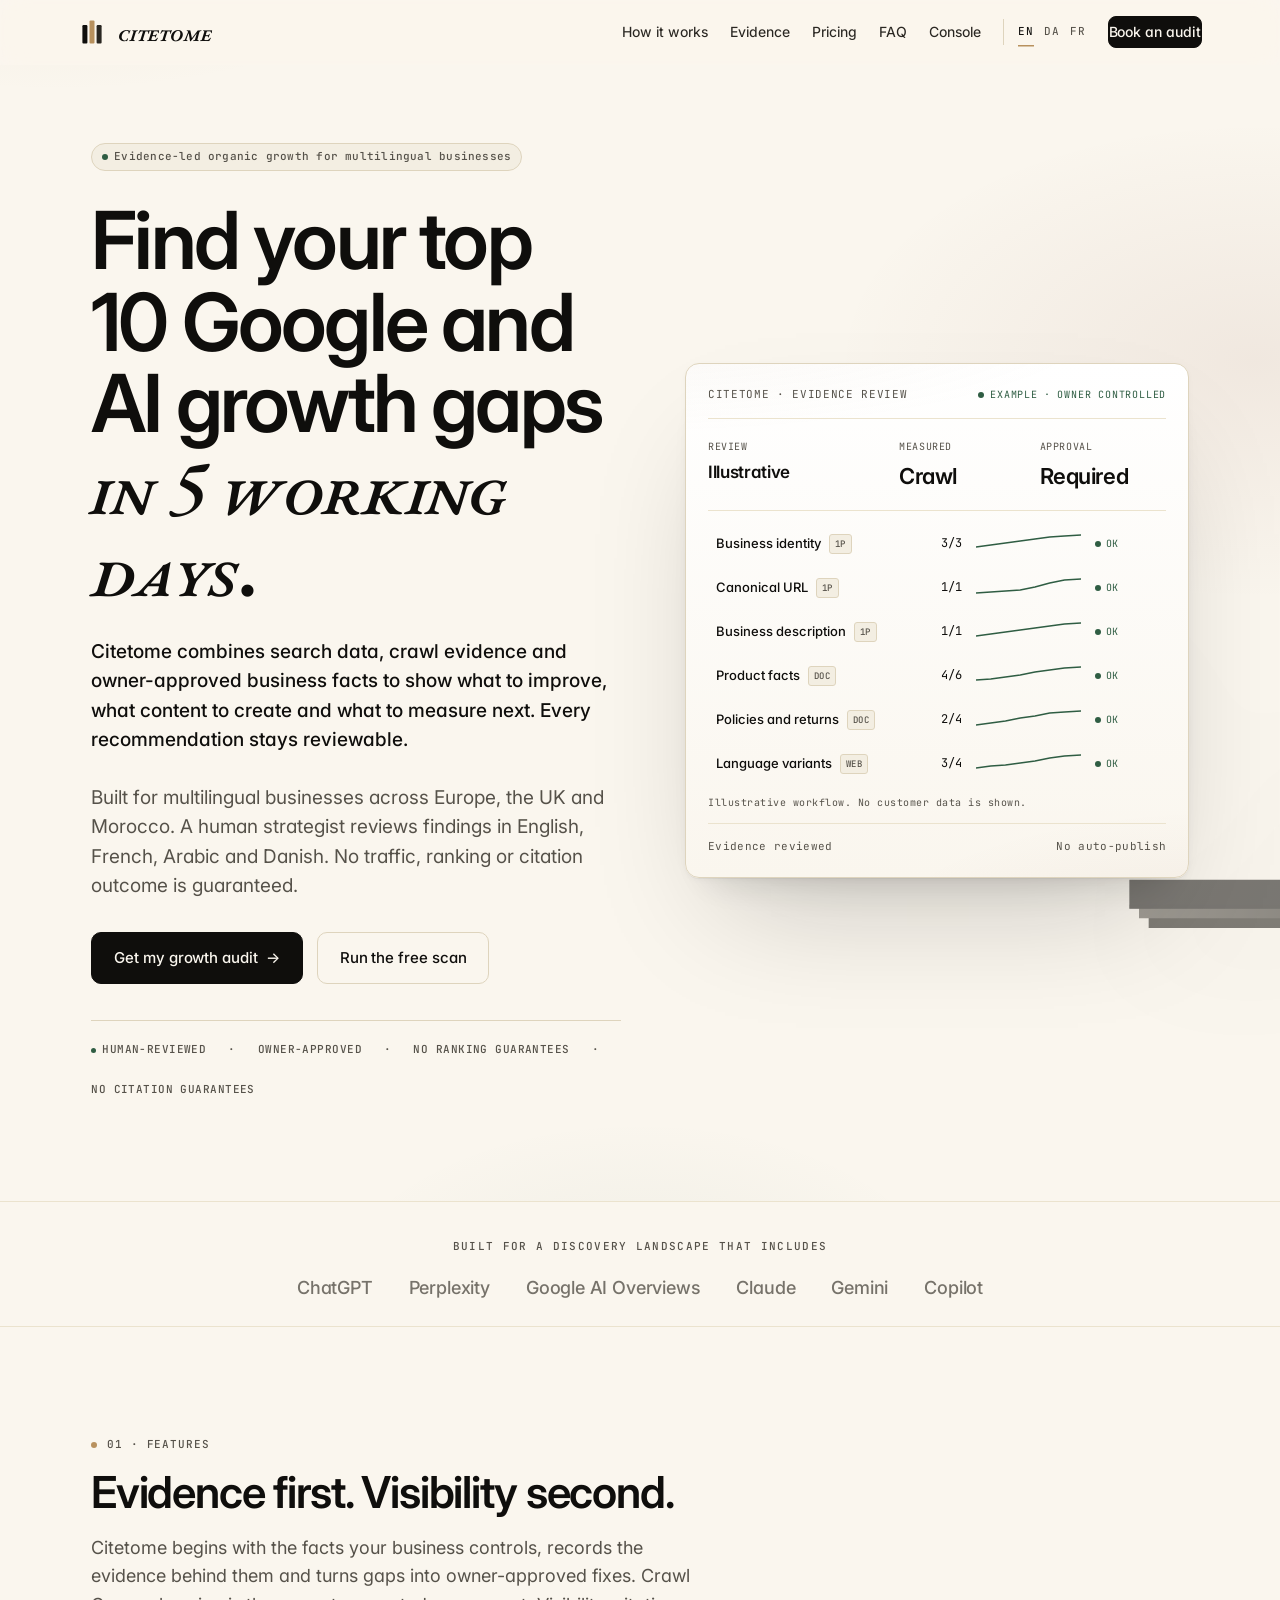
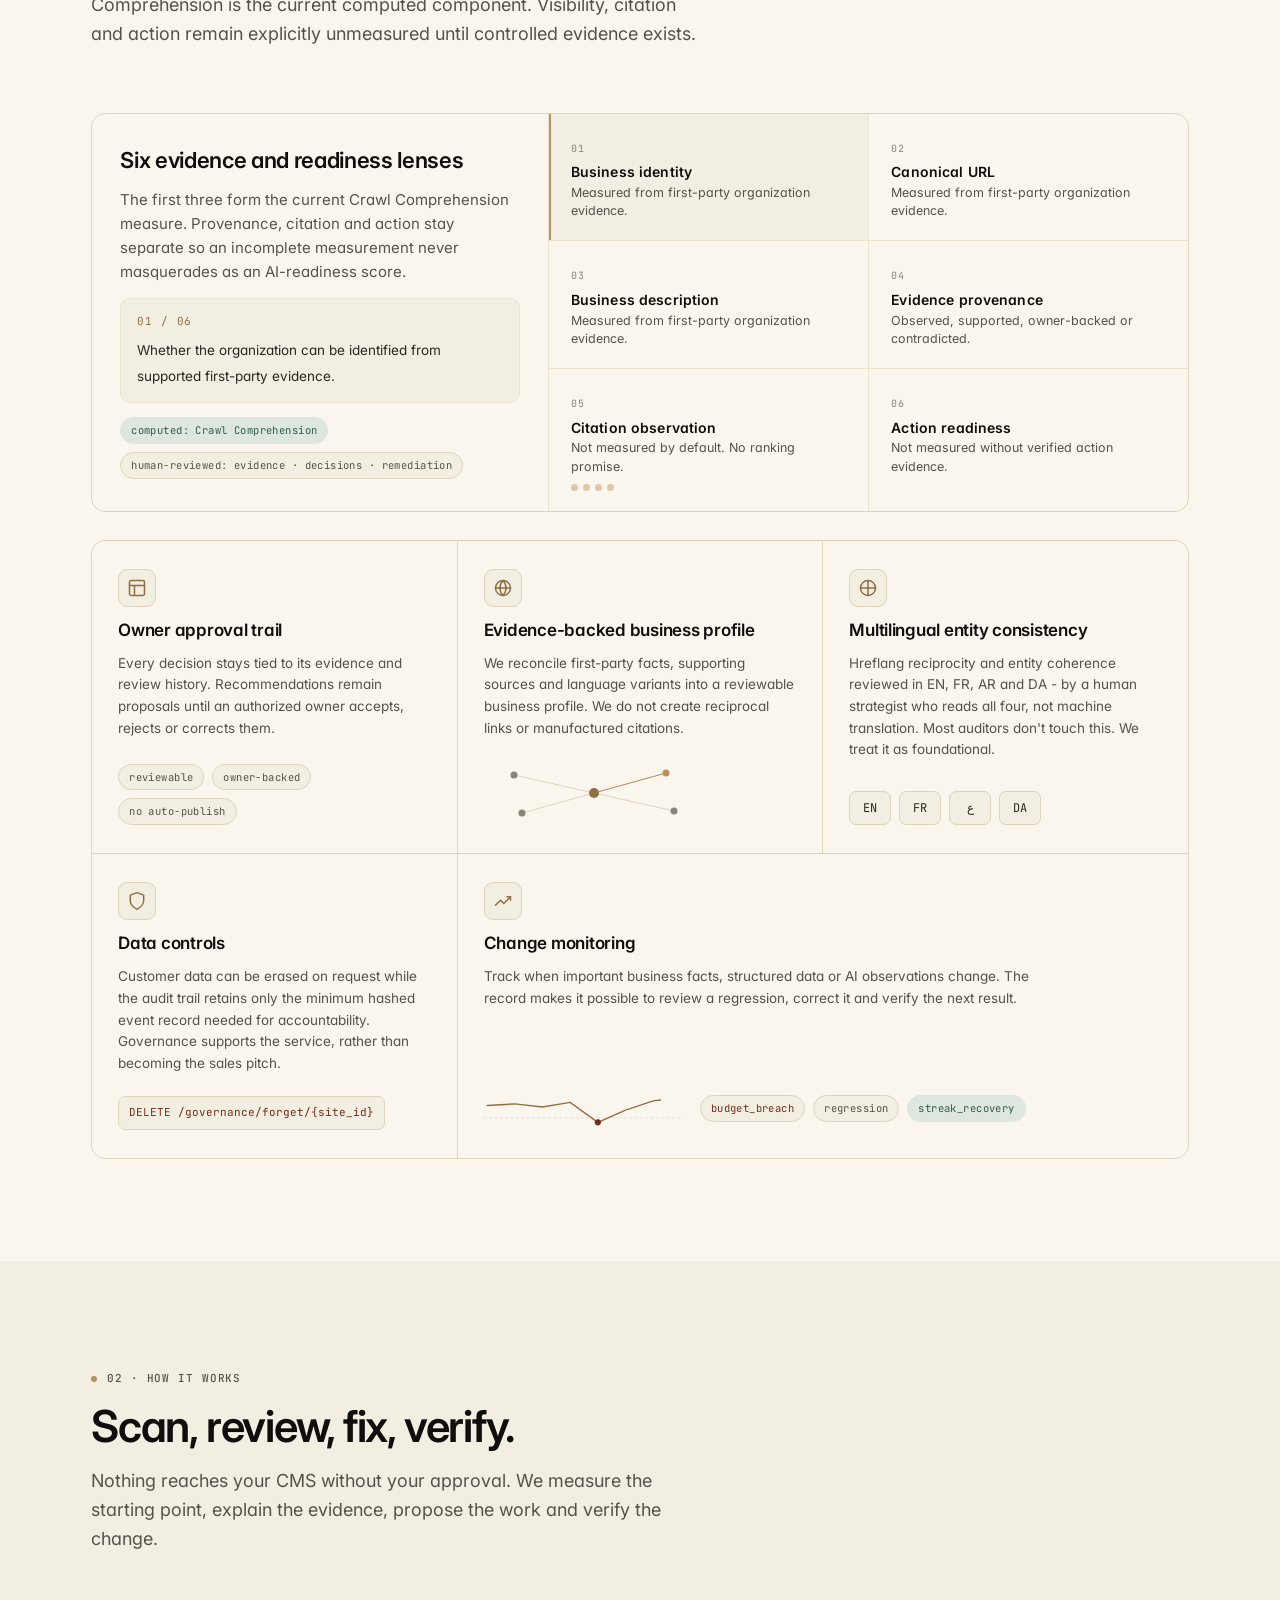
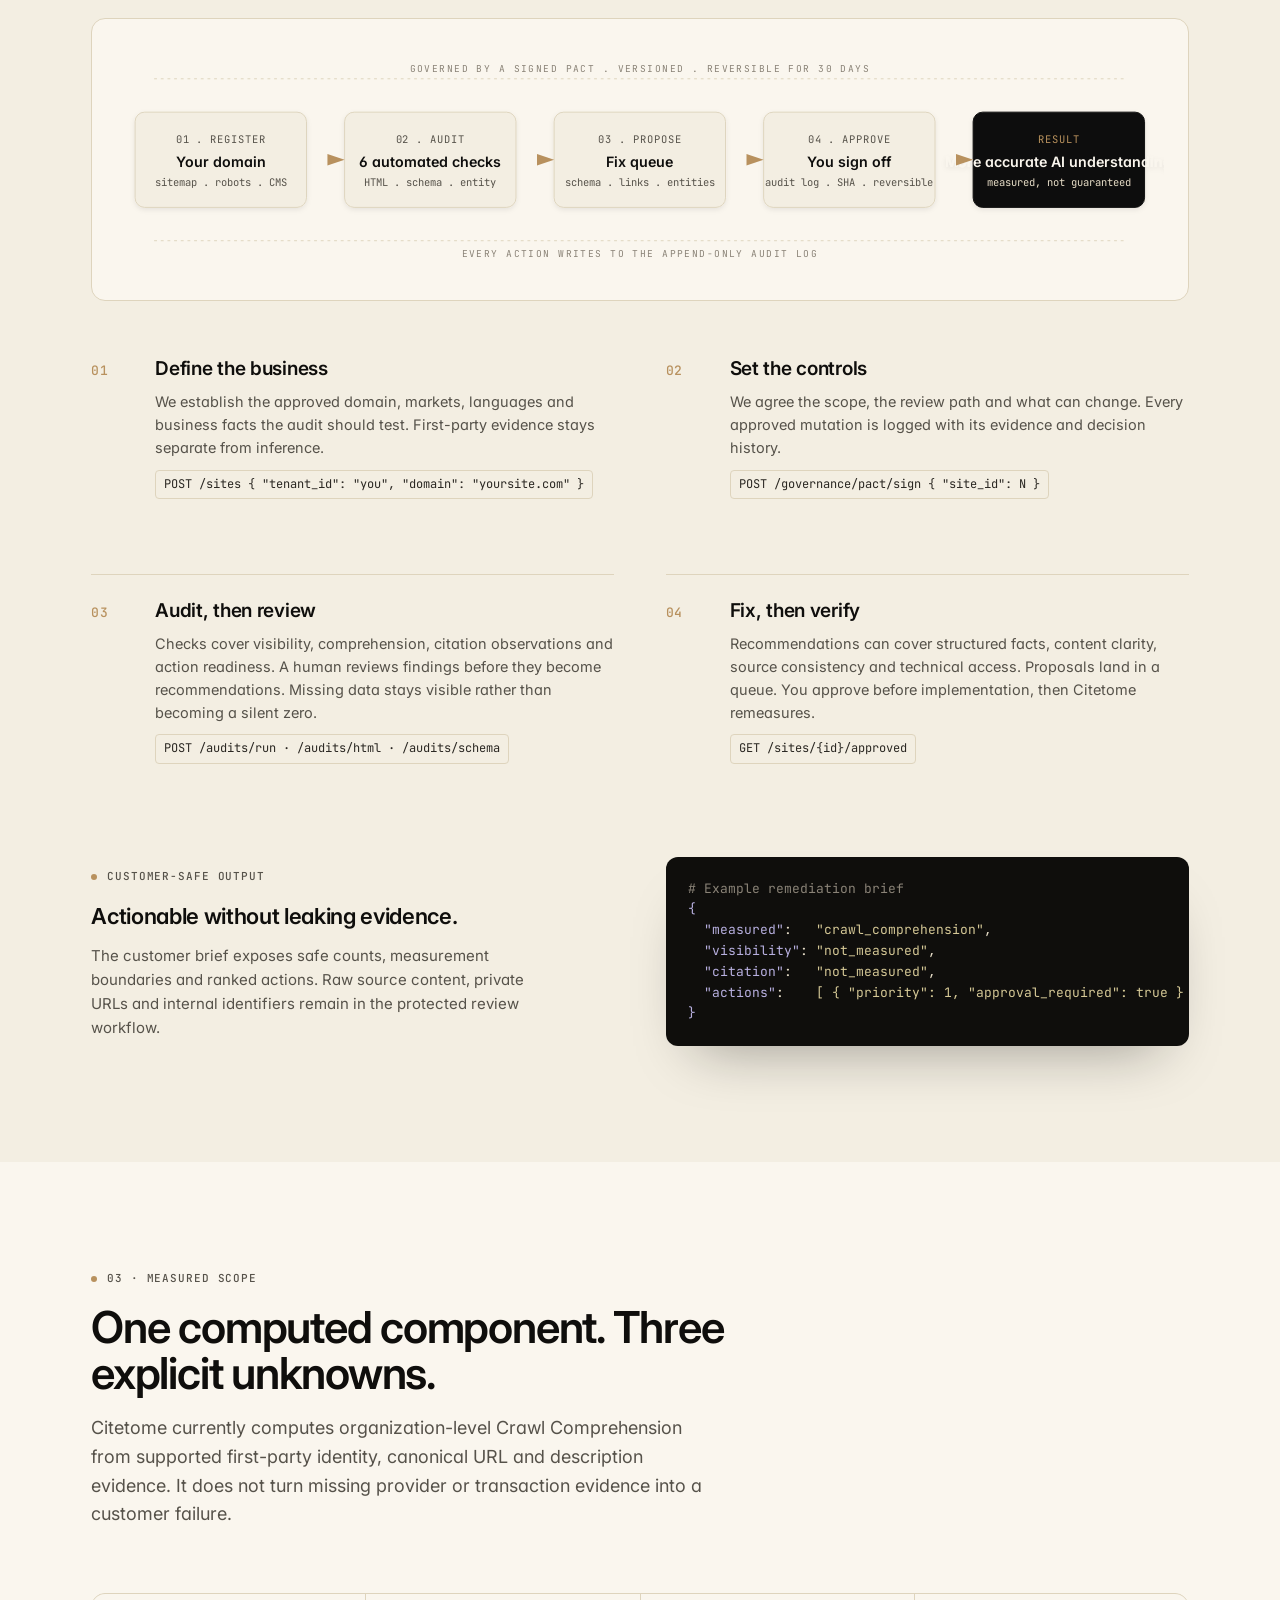
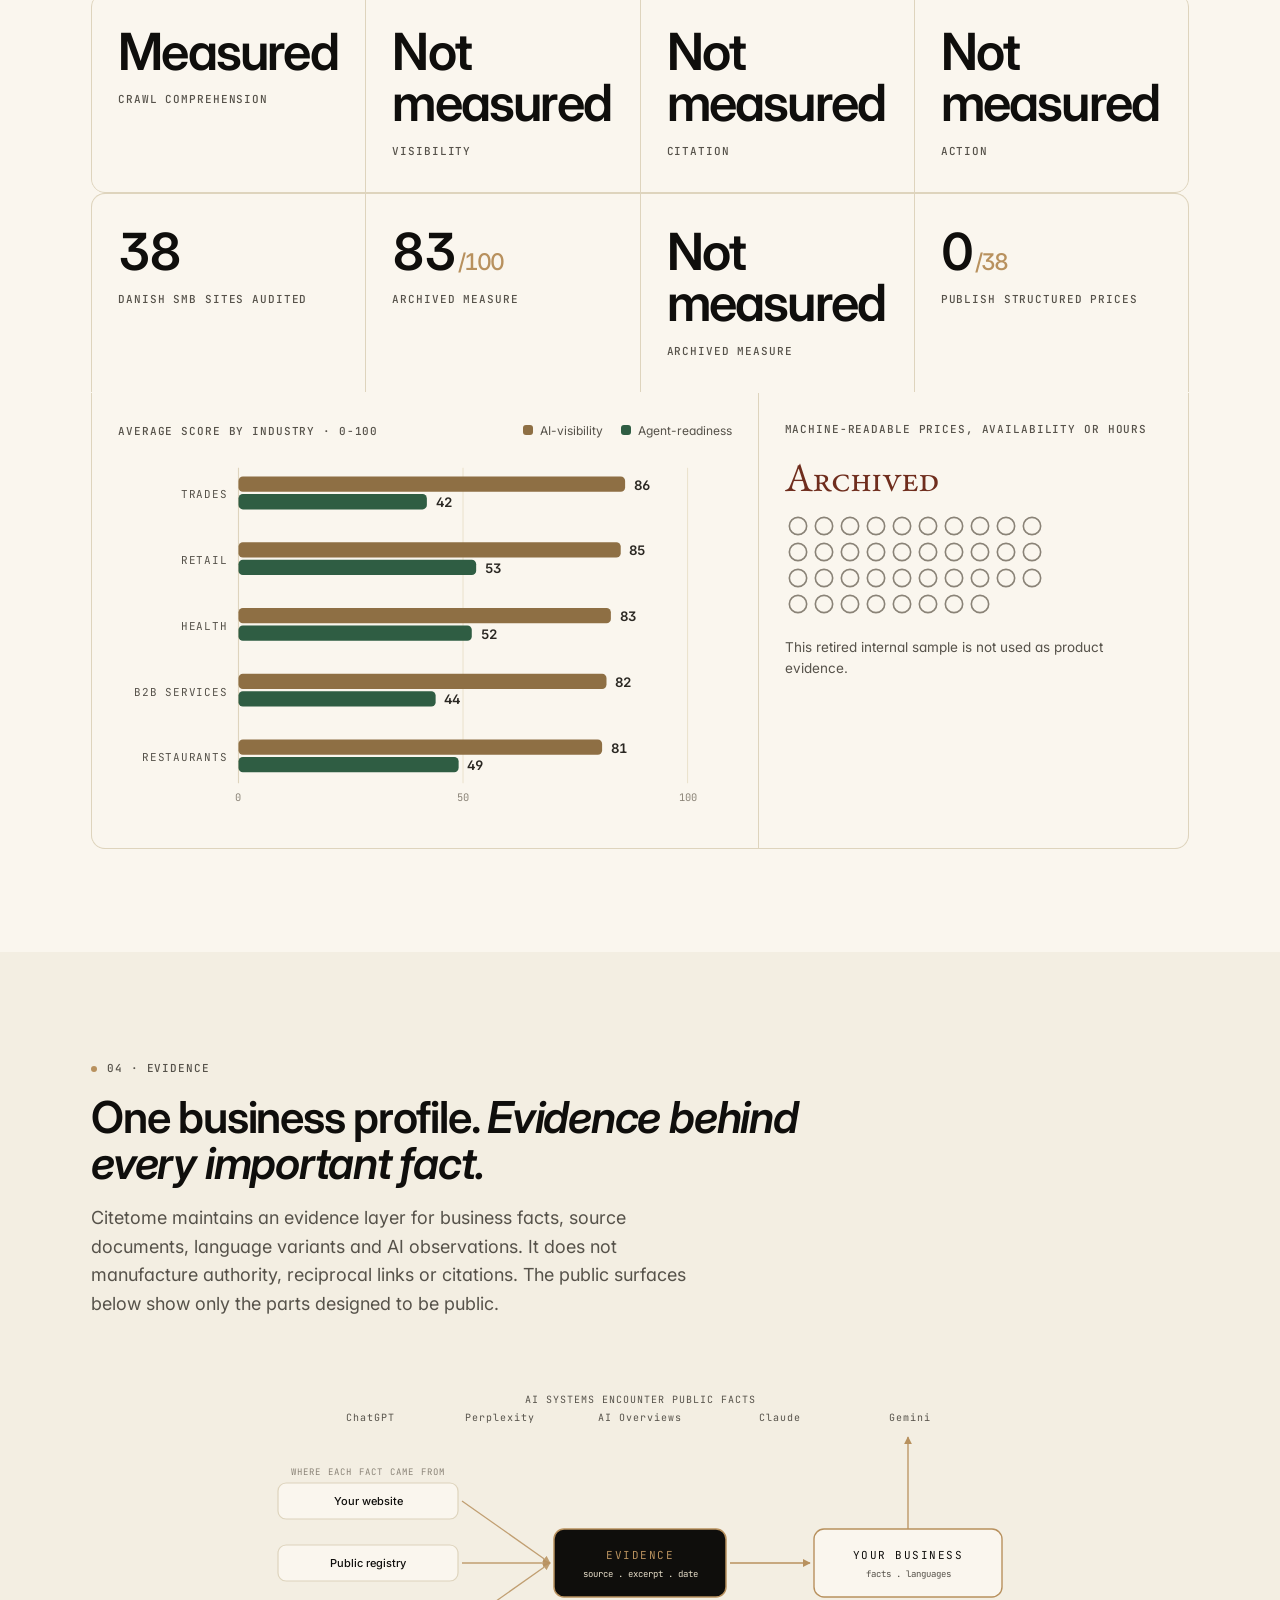
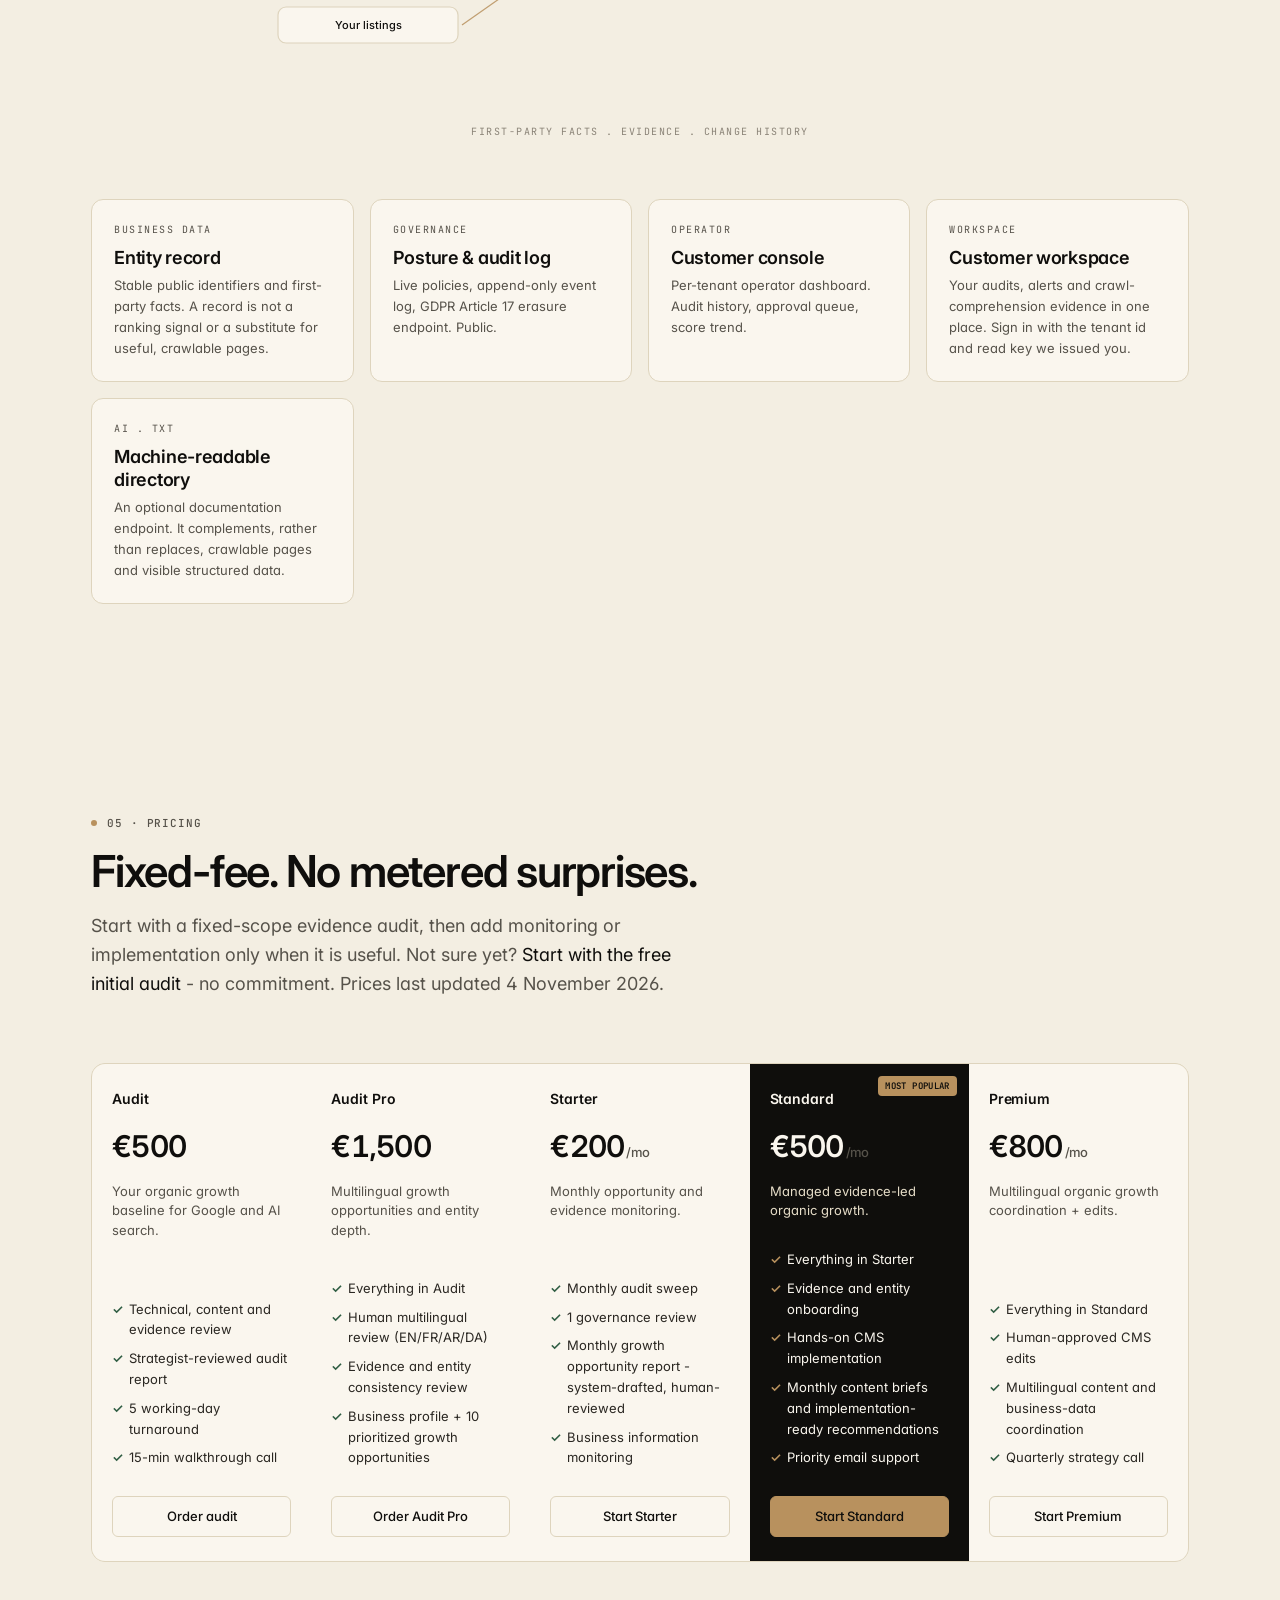
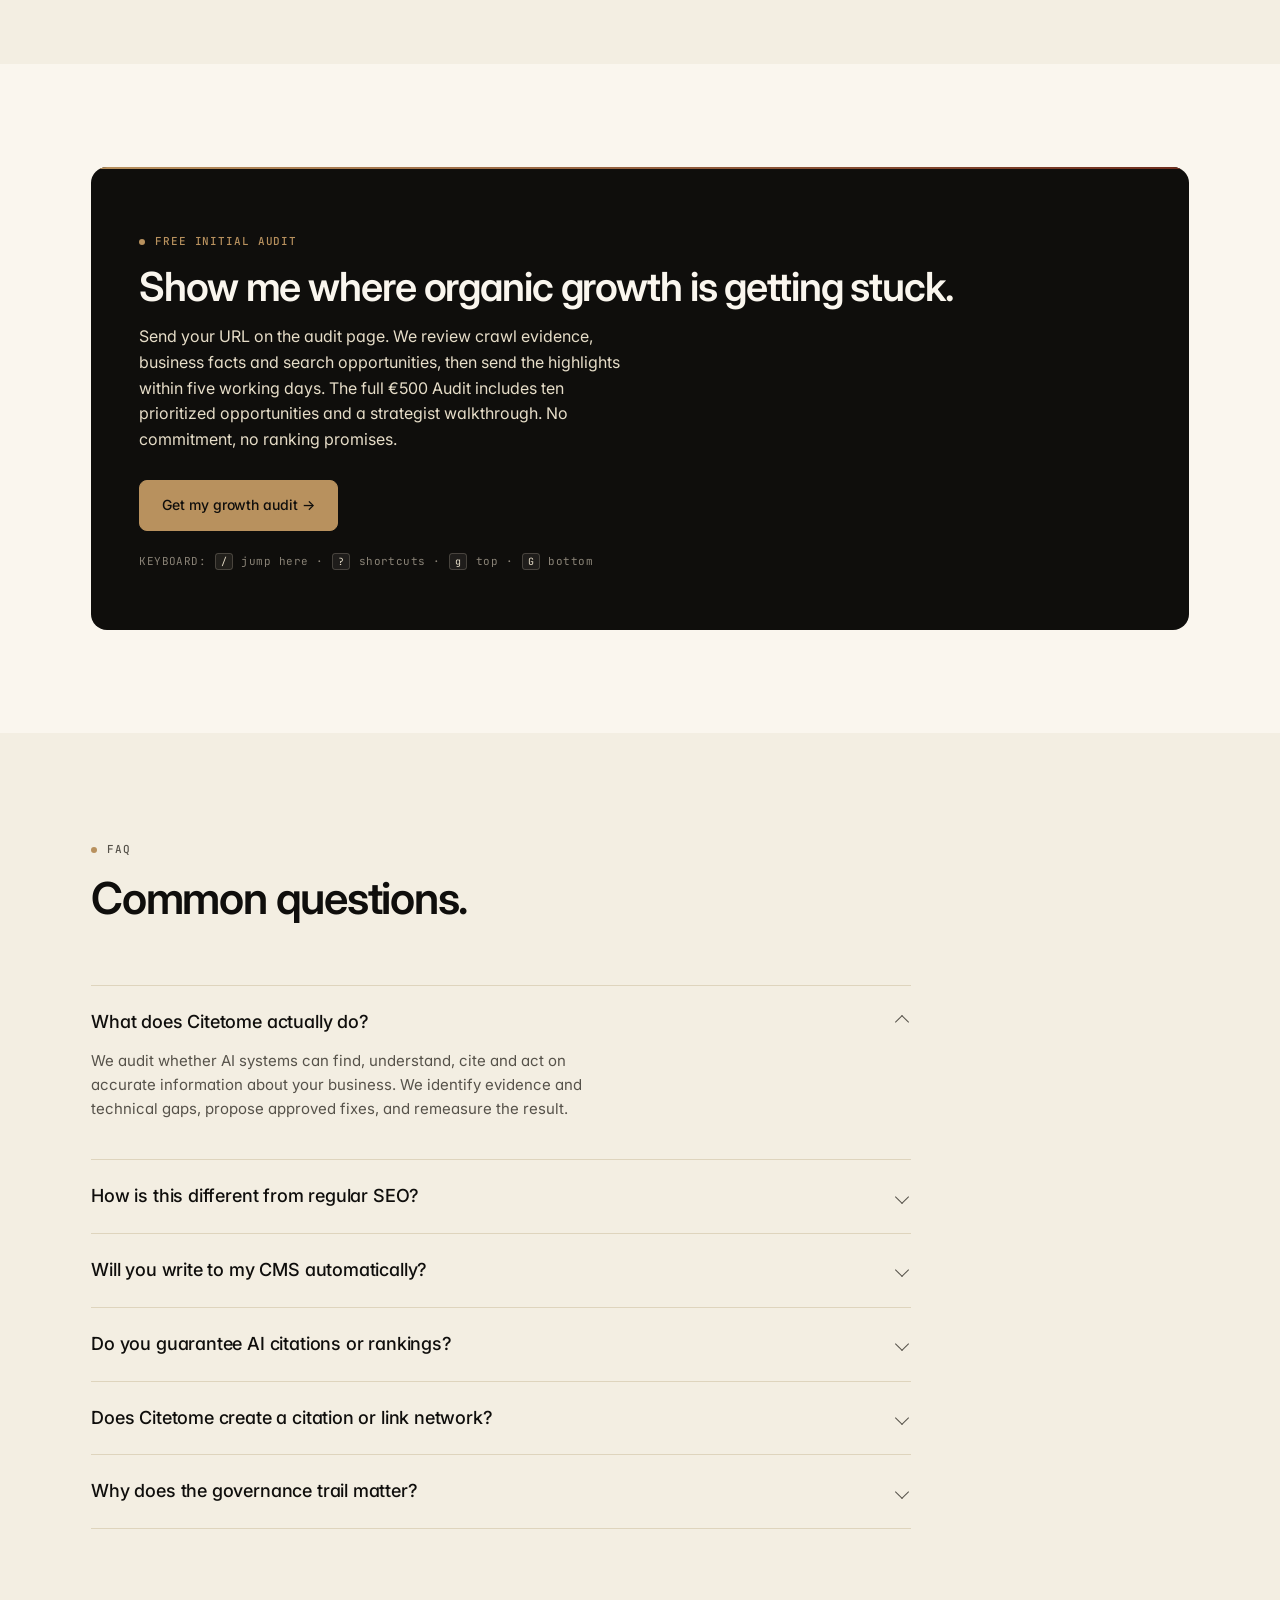
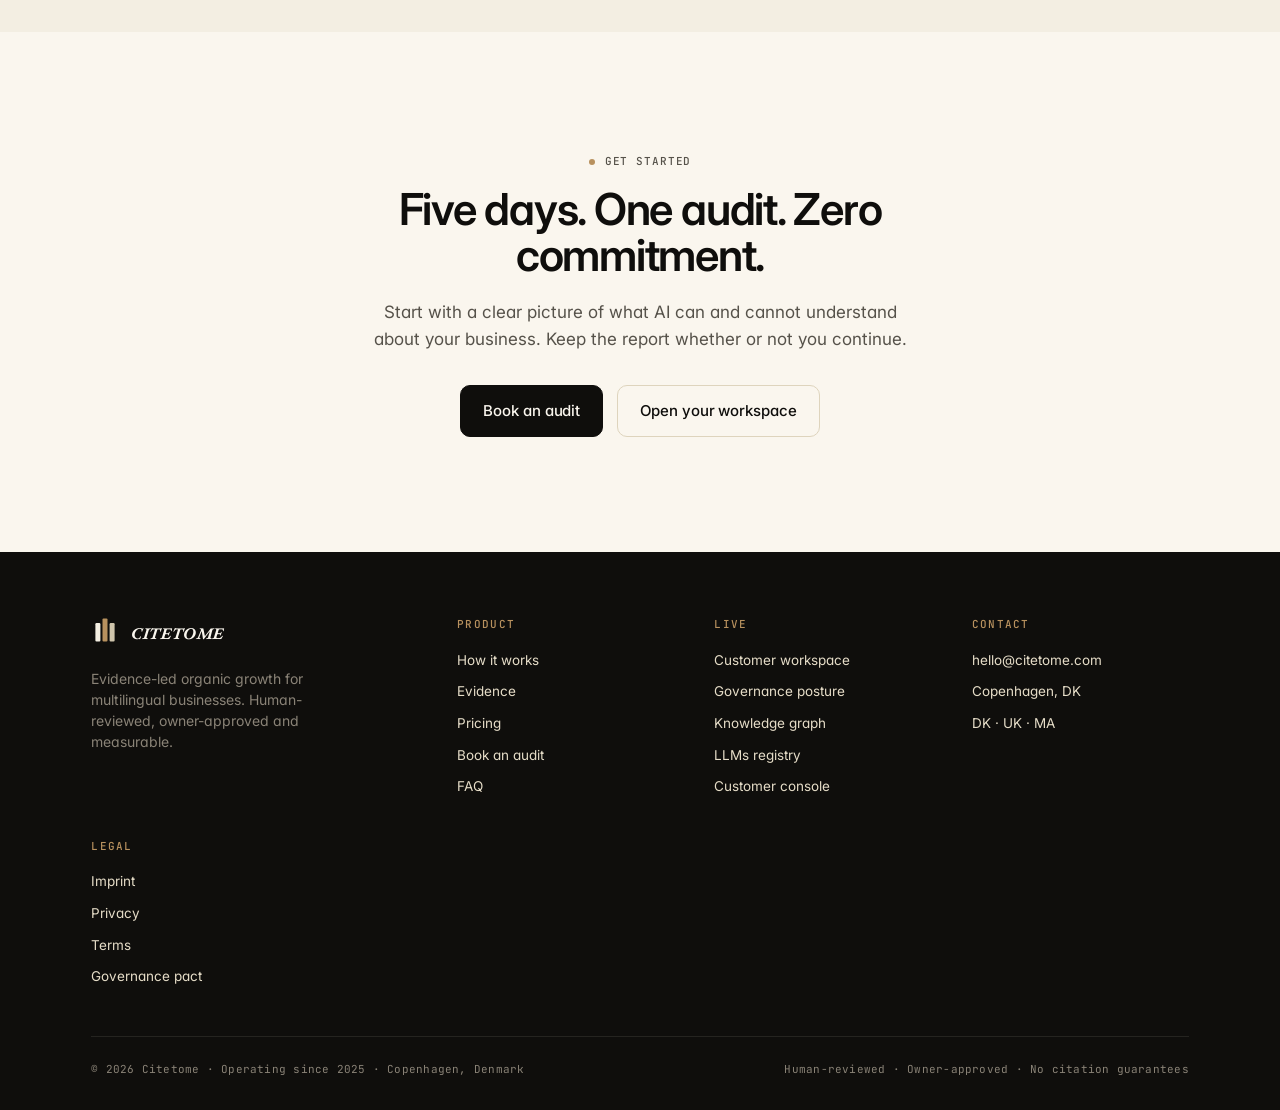
<file: index.html>
<!DOCTYPE html>
<html lang="en">
<head>
  <meta charset="UTF-8">
  <meta name="viewport" content="width=device-width, initial-scale=1.0">
  <title>Evidence-led organic growth for Google and AI - Citetome</title>
  <meta name="description" content="Find your top 10 Google and AI growth gaps in five working days. Citetome turns verified business facts into owner-approved content and site improvements.">
  <meta property="og:title" content="Citetome - Evidence-led organic growth">
  <meta property="og:description" content="Find 10 prioritized growth gaps across Google and AI search, backed by verified business evidence and human review.">
  <meta property="og:type" content="website">
  <meta property="og:url" content="https://citetome.com/">
  <meta property="og:site_name" content="Citetome">
  <meta property="og:locale" content="en_GB">
  <meta property="og:image" content="https://citetome.com/img/og-card.png">
  <meta property="og:image:width" content="1200">
  <meta property="og:image:height" content="675">
  <meta name="twitter:card" content="summary_large_image">
  <meta name="twitter:title" content="Citetome - Evidence-led organic growth">
  <meta name="twitter:image" content="https://citetome.com/img/og-card.png">
  <meta name="twitter:description" content="Find 10 prioritized growth gaps across Google and AI search, backed by verified business evidence and human review.">
  <meta name="theme-color" content="#FAF6EE">
  <meta name="robots" content="index, follow, max-image-preview:large, max-snippet:-1">
  <meta name="author" content="Yossra Benzad">
  <link rel="canonical" href="https://citetome.com/">
  <link rel="alternate" hreflang="en" href="https://citetome.com/">
  <link rel="alternate" hreflang="da" href="https://citetome.com/da/">
  <link rel="alternate" hreflang="fr" href="https://citetome.com/fr/">
  <link rel="alternate" hreflang="x-default" href="https://citetome.com/">
  <link rel="sitemap" type="application/xml" href="/sitemap.xml">

  <script type="application/ld+json">
  {
    "@context": "https://schema.org",
    "@graph": [
      {
        "@type": "Organization",
        "@id": "https://citetome.com/#org",
        "name": "Citetome",
        "url": "https://citetome.com/",
        "logo": "https://citetome.com/favicon.svg",
        "email": "hello@citetome.com",
        "description": "Evidence-led organic growth audits and human-reviewed improvements for multilingual businesses across Google and AI search.",
        "address": {
          "@type": "PostalAddress",
          "addressLocality": "Copenhagen",
          "addressCountry": "DK"
        },
        "founder": {
          "@type": "Person",
          "name": "Yossra Benzad"
        }
      },
      {
        "@type": "WebSite",
        "@id": "https://citetome.com/#website",
        "name": "Citetome",
        "url": "https://citetome.com/",
        "publisher": { "@id": "https://citetome.com/#org" },
        "inLanguage": "en"
      },
      {
        "@type": "SoftwareApplication",
        "@id": "https://citetome.com/#app",
        "name": "Citetome",
        "applicationCategory": "BusinessApplication",
        "operatingSystem": "Web",
        "provider": { "@id": "https://citetome.com/#org" },
        "offers": [
          {"@type": "Offer", "name": "Audit", "price": "500", "priceCurrency": "EUR", "availability": "https://schema.org/InStock"},
          {"@type": "Offer", "name": "Audit Pro", "price": "1500", "priceCurrency": "EUR", "availability": "https://schema.org/InStock"},
          {"@type": "Offer", "name": "Managed Starter", "price": "200", "priceCurrency": "EUR", "priceSpecification": {"@type": "UnitPriceSpecification", "price": "200", "priceCurrency": "EUR", "unitCode": "MON", "referenceQuantity": {"@type": "QuantitativeValue", "value": 1, "unitCode": "MON"}}, "availability": "https://schema.org/InStock"},
          {"@type": "Offer", "name": "Managed Standard", "price": "500", "priceCurrency": "EUR", "priceSpecification": {"@type": "UnitPriceSpecification", "price": "500", "priceCurrency": "EUR", "unitCode": "MON", "referenceQuantity": {"@type": "QuantitativeValue", "value": 1, "unitCode": "MON"}}, "availability": "https://schema.org/InStock"},
          {"@type": "Offer", "name": "Managed Premium", "price": "800", "priceCurrency": "EUR", "priceSpecification": {"@type": "UnitPriceSpecification", "price": "800", "priceCurrency": "EUR", "unitCode": "MON", "referenceQuantity": {"@type": "QuantitativeValue", "value": 1, "unitCode": "MON"}}, "availability": "https://schema.org/InStock"}
        ]
      }
    ]
  }
  </script>

  <link rel="preconnect" href="https://fonts.googleapis.com">
  <link rel="preconnect" href="https://fonts.gstatic.com" crossorigin>
  <link rel="preconnect" href="https://api.citetome.com">
  <link href="https://fonts.googleapis.com/css2?family=EB+Garamond:ital,wght@0,500;1,500&family=Inter:wght@400;450;500;600;700&family=JetBrains+Mono:wght@400;500&display=swap" rel="stylesheet">

  <link rel="icon" type="image/svg+xml" href="favicon.svg">

  <style>
    :root {
      --bone:     #FAF6EE;
      --paper:    #F3EEE2;
      --tea:      #E6DDC8;
      --ink:      #0F0E0C;
      --ink-soft: #2A2722;
      --ink-mid:  #56524A;
      --stone:    #8A8377;
      --gold:     #B8915E;
      --gold-dim: #8E6F44;
      --oxblood:  #6F2D1D;
      --rule:     #DED4BD;
      --rule-soft:#EBE3CE;
      --green:    #2F5D43;
      --green-bg: #DDE7DF;

      --serif: 'EB Garamond', 'Iowan Old Style', Georgia, serif;
      --sans:  'Inter', -apple-system, 'Segoe UI', Roboto, sans-serif;
      --mono:  'JetBrains Mono', 'SF Mono', Consolas, monospace;

      --container: 1200px;
      --gutter: clamp(20px, 4vw, 56px);
      --ease: cubic-bezier(0.22, 1, 0.36, 1);
    }

    *, *::before, *::after { box-sizing: border-box; }
    html { -webkit-text-size-adjust: 100%; scroll-behavior: smooth; scroll-padding-top: 80px; }
    body {
      margin: 0; background: var(--bone); color: var(--ink);
      font-family: var(--sans); font-size: 16px; line-height: 1.6;
      font-feature-settings: 'cv11', 'ss01';
      -webkit-font-smoothing: antialiased; -moz-osx-font-smoothing: grayscale;
      text-rendering: optimizeLegibility;
    }
    img, svg { display: block; max-width: 100%; }
    a { color: var(--ink); text-decoration: none; transition: color 0.18s var(--ease); }
    a:hover { color: var(--oxblood); }
    button { font-family: inherit; cursor: pointer; }

    .container { max-width: var(--container); margin: 0 auto; padding: 0 var(--gutter); }

    h1, h2, h3, h4 {
      font-family: var(--sans);
      font-weight: 600;
      letter-spacing: -0.025em;
      margin: 0; color: var(--ink); line-height: 1.05;
    }
    h1 { font-size: clamp(44px, 6.5vw, 80px); letter-spacing: -0.035em; }
    h2 { font-size: clamp(30px, 3.5vw, 44px); letter-spacing: -0.028em; }
    h3 { font-size: clamp(20px, 1.6vw, 22px); line-height: 1.3; font-weight: 600; letter-spacing: -0.015em; }
    h4 { font-size: 14px; font-weight: 600; letter-spacing: 0.01em; }
    p { margin: 0 0 1.1em; max-width: 64ch; color: var(--ink-soft); }

    .eyebrow {
      display: inline-flex; align-items: center; gap: 10px;
      font-family: var(--mono); font-size: 11px; font-weight: 500;
      letter-spacing: 0.08em; text-transform: uppercase; color: var(--ink-mid);
    }
    .eyebrow::before {
      content: ''; display: inline-block;
      width: 6px; height: 6px; background: var(--gold);
      border-radius: 50%;
    }
    .tag {
      display: inline-flex; align-items: center; gap: 6px;
      padding: 4px 10px;
      background: var(--paper); border: 1px solid var(--rule);
      border-radius: 999px;
      font-family: var(--mono); font-size: 11px; font-weight: 500;
      color: var(--ink-mid); letter-spacing: 0.02em;
    }
    .tag .dot { width: 6px; height: 6px; border-radius: 50%; background: var(--green); }

    .accent { color: var(--oxblood); }
    .quiet { color: var(--ink-mid); }

    /* progress */
    .progress {
      position: fixed; top: 0; left: 0; height: 2px; background: var(--ink);
      width: 0; z-index: 200; transition: width 0.1s linear;
    }

    /* nav */
    .nav {
      position: sticky; top: 0;
      background: rgba(250, 246, 238, 0.82);
      backdrop-filter: saturate(180%) blur(14px);
      -webkit-backdrop-filter: saturate(180%) blur(14px);
      z-index: 50;
      border-bottom: 1px solid transparent;
      transition: border-color 0.3s var(--ease), background 0.3s var(--ease);
    }
    .nav.scrolled { border-bottom-color: var(--rule); background: rgba(250, 246, 238, 0.96); }
    .nav-inner {
      max-width: var(--container); margin: 0 auto;
      padding: 16px clamp(16px, 3vw, 40px);
      display: flex; align-items: center; justify-content: space-between; gap: 20px;
    }
    .nav-links { flex-shrink: 0; }
    .brand { display: inline-flex; align-items: center; gap: 12px; text-decoration: none; }
    .brand-mark {
      width: 28px; height: 28px; flex-shrink: 0;
      transition: transform 0.5s var(--ease);
    }
    .brand:hover .brand-mark { transform: scale(1.06); }
    .brand-word {
      font-family: var(--serif); font-style: italic; font-weight: 500;
      font-size: 26px; letter-spacing: -0.015em; color: var(--ink);
      line-height: 1;
    }
    .nav-links { display: flex; gap: 22px; align-items: center; font-size: 14px; font-weight: 450; flex-wrap: wrap; justify-content: flex-end; }
    @media (max-width: 1080px) { .nav-links { gap: 16px; font-size: 13px; } }
    .nav-links a {
      color: var(--ink-soft); position: relative; padding: 4px 0;
    }
    .nav-links a::after {
      content: ''; position: absolute; left: 0; bottom: -2px;
      width: 100%; height: 1.5px; background: var(--ink);
      transform: scaleX(0); transform-origin: left;
      transition: transform 0.3s var(--ease);
    }
    .nav-links a:hover::after, .nav-links a.active::after { transform: scaleX(1); }
    .nav-links a.active { color: var(--ink); }
    /* Specificity fix: .nav-links a overrides .btn color, leaving the inverted
       nav button as dark text on a dark background. Force the readable palette
       here and suppress the underline pseudo on the button. */
    .nav-links a.btn { color: var(--bone); }
    .nav-links a.btn:hover { color: var(--bone); }
    .nav-links a.btn::after { display: none; }

    /* Gutter decoration: tiny editorial bracket frame in the side margins on
       ultra-wide viewports (>=1500px). Picks up the logo's open/close bracket
       motif plus the golden orb. Sits behind content with pointer-events off. */
    .gutter-decor { position: fixed; top: 50%; transform: translateY(-50%); width: 60px; height: 360px; opacity: 0; pointer-events: none; z-index: 1; transition: opacity 0.6s var(--ease); }
    .gutter-decor.left  { left: max(20px, calc((100vw - 1200px) / 2 - 90px)); }
    .gutter-decor.right { right: max(20px, calc((100vw - 1200px) / 2 - 90px)); }
    @media (min-width: 1500px) { .gutter-decor { opacity: 0.55; } }
    @media (prefers-reduced-motion: reduce) { .gutter-decor { transition: none; } }

    .btn {
      display: inline-flex; align-items: center; gap: 8px;
      padding: 10px 18px; border-radius: 8px;
      font-family: var(--sans); font-size: 14px; font-weight: 500;
      border: 1px solid var(--ink); background: var(--ink); color: var(--bone);
      cursor: pointer; transition: all 0.2s var(--ease); text-decoration: none;
      letter-spacing: -0.005em;
    }
    .btn:hover { background: var(--oxblood); border-color: var(--oxblood); transform: translateY(-1px); }
    .btn-ghost { background: transparent; color: var(--ink); border-color: var(--rule); }
    .btn-ghost:hover { border-color: var(--ink); background: transparent; color: var(--ink); transform: translateY(-1px); }
    .btn-lg { padding: 13px 22px; font-size: 15px; border-radius: 10px; }
    .btn-link {
      display: inline-flex; align-items: center; gap: 6px;
      font-family: var(--sans); font-size: 14px; font-weight: 500;
      color: var(--ink);
    }
    .btn-link:hover { color: var(--oxblood); }
    .btn-link .arrow { transition: transform 0.2s var(--ease); }
    .btn-link:hover .arrow { transform: translateX(4px); }

    @media (max-width: 880px) {
      .nav-inner { flex-wrap: wrap; row-gap: 8px; padding: 12px clamp(16px, 3vw, 40px); }
      .nav-links { order: 3; width: 100%; justify-content: flex-start; gap: 14px; font-size: 13px; overflow-x: auto; -webkit-overflow-scrolling: touch; padding-bottom: 4px; flex-wrap: nowrap; }
      .nav-links::-webkit-scrollbar { height: 0; }
      .nav-links > a { white-space: nowrap; flex-shrink: 0; }
      .nav-links > a.btn { display: none; }
      .nav-inner > a.brand + .nav-cta-mobile { display: inline-flex; }
    }
    /* mobile-only Request audit pinned next to brand on the top row */
    .nav-cta-mobile { display: none; padding: 8px 14px; border-radius: 8px; font-family: var(--sans); font-size: 13px; font-weight: 500; border: 1px solid var(--ink); background: var(--ink); color: var(--bone); text-decoration: none; }
    .nav-cta-mobile:hover { background: var(--oxblood); border-color: var(--oxblood); color: var(--bone); }
    @media (max-width: 460px) {
      .nav-links { font-size: 12px; gap: 12px; }
      .brand-word { font-size: 22px; }
    }

    /* reveal */
    .reveal { opacity: 0; transform: translateY(20px); transition: opacity 0.7s var(--ease), transform 0.7s var(--ease); }
    .reveal.in { opacity: 1; transform: translateY(0); }
    .reveal.d1 { transition-delay: 0.06s; }
    .reveal.d2 { transition-delay: 0.12s; }
    .reveal.d3 { transition-delay: 0.18s; }
    @media (prefers-reduced-motion: reduce) { .reveal { opacity: 1; transform: none; transition: none; } html { scroll-behavior: auto; } }

    /* ───────── hero ───────── */
    .hero { padding: clamp(48px, 6vw, 88px) 0 clamp(56px, 8vw, 120px); position: relative; overflow: hidden; }
    /* atmospheric mesh - soft 3D feel, no movement */
    .hero::before {
      content: ''; position: absolute; inset: -10%;
      background:
        radial-gradient(900px 500px at 12% -10%, rgba(184,145,94,0.16), transparent 55%),
        radial-gradient(700px 400px at 90% 30%, rgba(111,45,29,0.07), transparent 60%),
        radial-gradient(500px 300px at 50% 100%, rgba(47,93,67,0.06), transparent 65%);
      pointer-events: none; z-index: 0;
    }
    .hero .container { position: relative; z-index: 1; }

    /* 3D extruded brackets - large ornament floating in negative space */
    .hero-decor {
      position: absolute;
      right: -120px; top: 30%;
      width: 580px; height: 580px;
      pointer-events: none;
      opacity: 0.55;
      z-index: 0;
      filter: drop-shadow(0 30px 60px rgba(15,14,12,0.08));
    }
    @media (max-width: 920px) { .hero-decor { right: -200px; top: auto; bottom: -120px; width: 380px; height: 380px; opacity: 0.35; } }
    .hero-grid {
      display: grid; grid-template-columns: 1.05fr 1fr;
      gap: clamp(40px, 5vw, 80px); align-items: center;
    }
    @media (max-width: 920px) { .hero-grid { grid-template-columns: 1fr; gap: 56px; } }
    .hero h1 {
      margin-top: 28px;
      font-size: clamp(44px, 6.5vw, 80px);
      line-height: 1.02;
    }
    .hero h1 .accent { color: var(--oxblood); }
    .hero h1 em { font-family: var(--serif); font-style: italic; font-weight: 500; color: var(--ink); letter-spacing: -0.02em; }
    .hero-sub {
      font-size: clamp(17px, 1.6vw, 19px);
      line-height: 1.55; color: var(--ink-mid);
      margin: 28px 0 32px; max-width: 32em;
    }
    .hero-actions { display: flex; gap: 14px; flex-wrap: wrap; align-items: center; margin-bottom: 36px; }
    .hero-trust {
      display: flex; gap: 22px; flex-wrap: wrap; align-items: center;
      padding-top: 20px; border-top: 1px solid var(--rule);
      font-family: var(--mono); font-size: 11px; font-weight: 500;
      letter-spacing: 0.04em; text-transform: uppercase; color: var(--ink-mid);
    }
    .hero-trust .dot { width: 5px; height: 5px; border-radius: 50%; background: var(--green); display: inline-block; margin-right: 6px; }

    /* product card (the dashboard mock) - 3D tilt-ready */
    .pc-stage { perspective: 1400px; perspective-origin: 50% 30%; }
    .product-card {
      background: linear-gradient(180deg, #FFFFFF 0%, var(--bone) 100%);
      border: 1px solid var(--rule);
      border-radius: 14px;
      padding: 22px;
      box-shadow:
        0 1px 0 rgba(15,14,12,0.04),
        0 2px 8px rgba(15,14,12,0.04),
        0 24px 40px -24px rgba(15,14,12,0.14),
        0 60px 120px -40px rgba(15,14,12,0.22);
      position: relative; overflow: hidden;
      transform-style: preserve-3d;
      transform: rotateX(var(--rx, 0deg)) rotateY(var(--ry, 0deg));
      transition: transform 0.4s var(--ease), box-shadow 0.4s var(--ease);
      will-change: transform;
    }
    .product-card > * { transform: translateZ(0); }
    .product-card .pc-head, .product-card .pc-summary, .product-card .pc-foot { transform: translateZ(20px); }
    .product-card .pc-rows { transform: translateZ(10px); }
    .product-card::before {
      content: ''; position: absolute; inset: 0;
      background:
        radial-gradient(800px 200px at -10% -10%, rgba(184,145,94,0.08), transparent 60%),
        radial-gradient(600px 200px at 110% 110%, rgba(111,45,29,0.05), transparent 60%);
      pointer-events: none;
    }
    .pc-head {
      position: relative;
      display: flex; align-items: center; justify-content: space-between;
      padding-bottom: 14px; margin-bottom: 14px;
      border-bottom: 1px solid var(--rule-soft);
    }
    .pc-head .lbl { font-family: var(--mono); font-size: 11px; color: var(--ink-mid); letter-spacing: 0.06em; }
    .pc-head .live { display: inline-flex; align-items: center; gap: 6px; font-family: var(--mono); font-size: 10px; color: var(--green); letter-spacing: 0.08em; }
    .pc-head .live::before { content: ''; width: 6px; height: 6px; border-radius: 50%; background: var(--green); animation: pulse 2s var(--ease) infinite; }
    @keyframes pulse { 0%,100%{opacity:1;transform:scale(1);} 50%{opacity:0.4;transform:scale(0.8);} }

    .pc-summary {
      position: relative;
      display: grid; grid-template-columns: 1.4fr 1fr 1fr; gap: 14px;
      padding: 6px 0 16px; margin-bottom: 12px; border-bottom: 1px solid var(--rule-soft);
    }
    .pc-summary .cell { display: flex; flex-direction: column; gap: 4px; }
    .pc-summary .k { font-family: var(--mono); font-size: 10px; color: var(--ink-mid); letter-spacing: 0.06em; text-transform: uppercase; }
    .pc-summary .v { font-size: 22px; font-weight: 600; color: var(--ink); letter-spacing: -0.02em; font-variant-numeric: tabular-nums; }
    .pc-summary .v small { font-size: 12px; font-weight: 500; color: var(--green); margin-left: 4px; letter-spacing: 0.01em; }

    .pc-rows { position: relative; display: grid; gap: 2px; }
    .pc-row {
      display: grid; grid-template-columns: 1.6fr 0.6fr 1fr 0.6fr;
      align-items: center; gap: 14px;
      padding: 10px 8px; border-radius: 6px;
      transition: background 0.15s var(--ease);
      font-size: 13px;
    }
    .pc-row:hover { background: rgba(184,145,94,0.08); }
    .pc-row .site { font-weight: 500; color: var(--ink); display: flex; align-items: center; gap: 8px; }
    .pc-row .site .country { font-family: var(--mono); font-size: 9px; padding: 2px 5px; background: var(--paper); border: 1px solid var(--rule); border-radius: 3px; color: var(--ink-mid); letter-spacing: 0.04em; }
    .pc-row .score { font-family: var(--mono); font-size: 12px; color: var(--ink); font-variant-numeric: tabular-nums; text-align: right; }
    .pc-row .spark { width: 100%; height: 22px; }
    .pc-row .status { display: inline-flex; align-items: center; gap: 5px; font-family: var(--mono); font-size: 10px; letter-spacing: 0.04em; text-transform: uppercase; }
    .pc-row .status::before { content: ''; width: 6px; height: 6px; border-radius: 50%; }
    .pc-row .status.ok { color: var(--green); }
    .pc-row .status.ok::before { background: var(--green); }
    .pc-row .status.warn { color: var(--gold-dim); }
    .pc-row .status.warn::before { background: var(--gold); }
    .pc-row .status.err { color: var(--oxblood); }
    .pc-row .status.err::before { background: var(--oxblood); }

    .pc-foot { position: relative; padding-top: 14px; margin-top: 12px; border-top: 1px solid var(--rule-soft); display: flex; justify-content: space-between; align-items: center; font-family: var(--mono); font-size: 11px; color: var(--ink-mid); letter-spacing: 0.03em; }
    .pc-caption { margin-top: 10px; font-family: var(--mono); font-size: 10px; letter-spacing: 0.05em; color: var(--ink-mid); }

    /* logos strip */
    .logos {
      padding: 36px 0 24px;
      border-top: 1px solid var(--rule-soft);
      border-bottom: 1px solid var(--rule-soft);
    }
    .logos-label { font-family: var(--mono); font-size: 11px; font-weight: 500; letter-spacing: 0.12em; text-transform: uppercase; color: var(--ink-mid); text-align: center; margin-bottom: 18px; }
    .logos-row { display: flex; flex-wrap: wrap; gap: 36px; justify-content: center; align-items: center; }
    .logos-row .l {
      font-family: var(--sans);
      font-weight: 500;
      font-size: 18px;
      color: var(--ink-mid);
      letter-spacing: -0.01em;
      opacity: 0.8;
      transition: opacity 0.2s var(--ease), color 0.2s var(--ease);
    }
    .logos-row .l:hover { opacity: 1; color: var(--ink); }

    /* sections */
    section { padding: clamp(72px, 8vw, 110px) 0; position: relative; }
    section.tinted { background: var(--paper); }
    .section-head {
      max-width: 760px; margin-bottom: clamp(40px, 5vw, 64px);
    }
    .section-head h2 { margin-top: 14px; }
    .section-head p { margin-top: 18px; font-size: 18px; color: var(--ink-mid); max-width: 56ch; }

    /* features grid */
    .features { display: grid; grid-template-columns: repeat(3, 1fr); gap: 1px; background: var(--rule); border: 1px solid var(--rule); border-radius: 14px; overflow: hidden; }
    @media (max-width: 880px) { .features { grid-template-columns: repeat(2, 1fr); } }
    @media (max-width: 560px) { .features { grid-template-columns: 1fr; } }
    .feature {
      background: var(--bone);
      padding: 32px 28px; position: relative;
      transition: background 0.25s var(--ease);
    }
    .feature:hover { background: #FFFFFF; }
    .feature .icon {
      width: 36px; height: 36px;
      border: 1px solid var(--rule);
      border-radius: 8px;
      background: var(--paper);
      display: grid; place-items: center;
      margin-bottom: 22px;
      color: var(--ink); transition: border-color 0.25s var(--ease);
    }
    .feature:hover .icon { border-color: var(--ink); }
    .feature h3 { font-size: 17px; margin-bottom: 8px; }
    .feature p { font-size: 14px; line-height: 1.55; color: var(--ink-mid); margin: 0; max-width: none; }

    /* steps */
    .steps { display: grid; grid-template-columns: 1fr 1fr; gap: clamp(28px, 4vw, 56px); }
    @media (max-width: 720px) { .steps { grid-template-columns: 1fr; } }
    .step {
      display: grid; grid-template-columns: 48px 1fr; gap: 16px;
      padding: 24px 0; border-top: 1px solid var(--rule);
    }
    .step:nth-child(-n+2) { border-top: 0; padding-top: 0; }
    @media (max-width: 720px) { .step:nth-child(2) { border-top: 1px solid var(--rule); padding-top: 24px; } }
    .step .num {
      font-family: var(--mono); font-size: 13px; font-weight: 500;
      color: var(--gold); padding-top: 4px; letter-spacing: 0.04em;
    }
    .step h3 { font-size: 19px; margin-bottom: 8px; }
    .step p { color: var(--ink-mid); font-size: 14.5px; margin: 0; max-width: none; line-height: 1.6; }
    .step code {
      display: inline-block; margin-top: 10px;
      font-family: var(--mono); font-size: 12px;
      background: var(--paper); border: 1px solid var(--rule);
      padding: 4px 8px; border-radius: 4px; color: var(--ink-soft);
    }

    /* code/API showcase */
    .api-show {
      display: grid; grid-template-columns: 1fr 1fr; gap: clamp(28px, 4vw, 56px);
      align-items: center; margin-top: 56px;
    }
    @media (max-width: 880px) { .api-show { grid-template-columns: 1fr; } }
    .api-show h3 { font-size: 22px; margin-bottom: 14px; }
    .api-show p { font-size: 15px; color: var(--ink-mid); margin: 0; max-width: 50ch; }
    .code-block {
      background: var(--ink);
      border-radius: 12px;
      padding: 22px;
      font-family: var(--mono); font-size: 13px; line-height: 1.6;
      color: var(--tea);
      overflow-x: auto;
      box-shadow: 0 30px 60px -30px rgba(15,14,12,0.4);
    }
    .code-block .c-key { color: #B8B0E0; }
    .code-block .c-str { color: #D5C896; }
    .code-block .c-cmt { color: var(--stone); }
    .code-block .c-method { color: #6FBF8A; }

    /* numbers */
    .numbers {
      display: grid; grid-template-columns: repeat(4, 1fr);
      gap: 1px; background: var(--rule);
      border: 1px solid var(--rule); border-radius: 14px; overflow: hidden;
    }
    @media (max-width: 720px) { .numbers { grid-template-columns: repeat(2, 1fr); } }
    .stat { background: var(--bone); padding: 32px 26px; text-align: left; transition: background 0.3s var(--ease); }
    .stat:hover { background: #FFFFFF; }
    .stat .big {
      font-size: clamp(38px, 4vw, 52px); line-height: 1; color: var(--ink);
      letter-spacing: -0.035em; font-variant-numeric: tabular-nums; font-weight: 600;
    }
    .stat .big small { font-size: 0.45em; color: var(--gold); margin-left: 3px; font-weight: 500; }
    .stat .label { margin-top: 14px; font-family: var(--mono); font-size: 11px; font-weight: 500; letter-spacing: 0.08em; text-transform: uppercase; color: var(--ink-mid); }

    /* benchmark visuals */
    .bench-viz {
      margin-top: 1px;
      display: grid; grid-template-columns: 1.55fr 1fr;
      gap: 1px; background: var(--rule);
      border: 1px solid var(--rule); border-top: none;
      border-radius: 0 0 14px 14px; overflow: hidden;
    }
    .bench-viz + .bench-note { margin-top: 14px; }
    #numbers .numbers.has-viz { border-radius: 14px 14px 0 0; border-bottom: none; }
    .bench-card { background: var(--bone); padding: 28px 26px; margin: 0; }
    .bench-card figcaption { display: flex; align-items: baseline; justify-content: space-between; gap: 16px; flex-wrap: wrap; margin-bottom: 18px; }
    .bench-card .cap { font-family: var(--mono); font-size: 11px; font-weight: 500; letter-spacing: 0.08em; text-transform: uppercase; color: var(--ink-mid); }
    .bench-legend { display: flex; gap: 18px; font-family: var(--sans); font-size: 12px; color: var(--ink-mid); }
    .bench-legend i { display: inline-block; width: 10px; height: 10px; border-radius: 3px; margin-right: 7px; vertical-align: baseline; }
    .sw-vis { background: #8E6F44; }
    .sw-agent { background: #2F5D43; }
    .bench-chart svg, .bench-dots svg { display: block; width: 100%; height: auto; }
    .bench-chart .vlabel { font-family: var(--mono); font-size: 10px; letter-spacing: 0.07em; fill: var(--ink-mid); }
    .bench-chart .val { font-family: var(--sans); font-size: 12px; font-weight: 600; fill: var(--ink-soft); font-variant-numeric: tabular-nums; }
    .bench-chart .grid { stroke: var(--rule-soft); stroke-width: 1; }
    .bench-chart .axis { stroke: var(--rule); stroke-width: 1; }
    .bench-chart .tick { font-family: var(--mono); font-size: 9.5px; fill: var(--stone); }
    .bench-dots .dots-note { margin: 16px 0 0; font-family: var(--sans); font-size: 13.5px; line-height: 1.55; color: var(--ink-mid); }
    .bench-dots .dots-zero { font-family: var(--serif); font-size: 40px; line-height: 1; color: var(--oxblood); letter-spacing: -0.02em; }
    .bench-dots .dots-zero small { font-size: 0.42em; color: var(--stone); font-family: var(--sans); font-weight: 500; margin-left: 4px; }
    @media (max-width: 860px) { .bench-viz { grid-template-columns: 1fr; } }
    @media (max-width: 640px) { .bench-chart { overflow-x: auto; } .bench-chart svg { min-width: 480px; } }

    /* pricing */
    .price-grid { display: grid; grid-template-columns: repeat(5, 1fr); gap: 0; border: 1px solid var(--rule); border-radius: 14px; overflow: hidden; background: var(--rule); }
    .price-card { background: var(--bone); padding: 24px 20px; display: flex; flex-direction: column; gap: 12px; transition: background 0.25s var(--ease); position: relative; }
    .price-card:hover { background: #FFFFFF; }
    .price-card .name { font-family: var(--sans); font-size: 14px; font-weight: 600; color: var(--ink); letter-spacing: -0.005em; }
    .price-card .price { font-size: 30px; font-weight: 600; color: var(--ink); letter-spacing: -0.025em; font-variant-numeric: tabular-nums; }
    .price-card .price small { font-size: 13px; color: var(--ink-mid); font-weight: 500; margin-left: 2px; }
    .price-card .desc { font-size: 13px; line-height: 1.5; color: var(--ink-mid); margin-bottom: 16px; flex: 1; }
    .price-card .feat { display: grid; gap: 8px; margin: 0 0 16px; padding: 0; list-style: none; font-size: 13px; color: var(--ink-soft); }
    .price-card .feat li { display: flex; gap: 6px; align-items: start; }
    .price-card .feat li::before { content: '✓'; color: var(--green); font-weight: 600; flex-shrink: 0; }
    .price-card .cta { margin-top: auto; }
    .price-card .cta a {
      display: inline-block; width: 100%;
      padding: 9px 14px; border-radius: 6px;
      border: 1px solid var(--rule); background: transparent;
      font-size: 13px; font-weight: 500; text-align: center;
      transition: all 0.2s var(--ease);
    }
    .price-card .cta a:hover { background: var(--ink); color: var(--bone); border-color: var(--ink); }
    .price-card.featured { background: var(--ink); color: var(--bone); }
    .price-card.featured .name, .price-card.featured .price, .price-card.featured .feat { color: var(--bone); }
    .price-card.featured .desc { color: var(--tea); }
    .price-card.featured .feat li::before { color: var(--gold); }
    .price-card.featured .cta a { background: var(--gold); border-color: var(--gold); color: var(--ink); }
    .price-card.featured .cta a:hover { background: var(--bone); border-color: var(--bone); color: var(--ink); }
    .price-card .badge { position: absolute; top: 12px; right: 12px; font-family: var(--mono); font-size: 9px; padding: 3px 7px; border-radius: 4px; background: var(--gold); color: var(--ink); letter-spacing: 0.04em; text-transform: uppercase; font-weight: 600; }
    @media (max-width: 1080px) { .price-grid { grid-template-columns: repeat(2, 1fr); } .price-card { padding: 28px 24px; } }
    @media (max-width: 560px) { .price-grid { grid-template-columns: 1fr; } }

    /* audit form */
    .audit-form {
      background: var(--ink); color: var(--bone);
      padding: clamp(40px, 5vw, 60px) clamp(28px, 4vw, 48px);
      border-radius: 16px; position: relative; overflow: hidden;
    }
    .audit-form::before { content: ''; position: absolute; top: 0; left: 0; right: 0; height: 2px; background: linear-gradient(90deg, var(--gold), var(--oxblood)); }
    .audit-form .eyebrow { color: var(--gold); }
    .audit-form .eyebrow::before { background: var(--gold); }
    .audit-form h2 { color: var(--bone); margin-top: 14px; font-size: clamp(28px, 3.2vw, 40px); }
    .audit-form p { color: var(--tea); font-size: 16px; margin: 16px 0 28px; max-width: 50ch; }
    .audit-input-wrap { display: flex; gap: 10px; flex-wrap: wrap; align-items: stretch; }
    .audit-input {
      flex: 1 1 320px;
      background: rgba(232,221,200,0.06);
      border: 1px solid rgba(232,221,200,0.18);
      border-radius: 8px;
      color: var(--bone);
      font-family: var(--sans); font-size: 15px;
      padding: 13px 16px; outline: none;
      transition: border-color 0.2s var(--ease), background 0.2s var(--ease);
    }
    .audit-input::placeholder { color: var(--stone); }
    .audit-input:focus { border-color: var(--gold); background: rgba(232,221,200,0.10); }
    .audit-form .btn { background: var(--gold); border-color: var(--gold); color: var(--ink); padding: 13px 22px; }
    .audit-form .btn:hover { background: var(--bone); border-color: var(--bone); color: var(--ink); }
    .audit-feedback { margin-top: 14px; font-size: 13px; color: var(--gold); min-height: 18px; }
    .audit-meta { margin-top: 22px; font-family: var(--mono); font-size: 11px; letter-spacing: 0.04em; color: var(--stone); }
    kbd { font-family: var(--mono); font-size: 10px; background: rgba(232,221,200,0.08); border: 1px solid rgba(232,221,200,0.2); padding: 1px 5px; border-radius: 3px; color: var(--tea); margin: 0 1px; }

    /* faq */
    .faq { display: grid; gap: 0; max-width: 820px; }
    .faq details {
      border-top: 1px solid var(--rule);
      padding: 22px 0;
    }
    .faq details:last-child { border-bottom: 1px solid var(--rule); }
    .faq summary {
      cursor: pointer; font-family: var(--sans); font-size: 18px; font-weight: 500;
      color: var(--ink); list-style: none;
      display: flex; justify-content: space-between; align-items: center; gap: 24px;
      letter-spacing: -0.01em;
    }
    .faq summary::-webkit-details-marker { display: none; }
    .faq summary::after {
      content: ''; width: 10px; height: 10px;
      border-right: 1.5px solid var(--ink-mid);
      border-bottom: 1.5px solid var(--ink-mid);
      transform: rotate(45deg);
      transition: transform 0.3s var(--ease);
      flex-shrink: 0; margin-right: 4px;
    }
    .faq details[open] summary::after { transform: rotate(225deg); }
    .faq p { margin-top: 12px; color: var(--ink-mid); max-width: 60ch; font-size: 15px; }

    /* closing */
    .closing { padding: clamp(80px, 9vw, 120px) 0; text-align: center; }
    .closing h2 { margin-bottom: 20px; max-width: 18ch; margin-left: auto; margin-right: auto; }
    .closing p { font-size: 17px; color: var(--ink-mid); margin: 0 auto 32px; max-width: 50ch; }
    .closing-actions { display: flex; gap: 14px; flex-wrap: wrap; justify-content: center; align-items: center; }

    /* footer */
    footer { background: var(--ink); color: var(--tea); padding: 64px 0 32px; }
    footer .container { color: var(--tea); }
    footer a { color: var(--tea); }
    footer a:hover { color: var(--gold); }
    .foot-grid { display: grid; grid-template-columns: 1.5fr repeat(3, 1fr); gap: 40px; margin-bottom: 48px; }
    @media (max-width: 720px) { .foot-grid { grid-template-columns: 1fr 1fr; gap: 32px; } }
    .foot-brand .brand-word { color: var(--bone); }
    .foot-blurb { margin-top: 16px; font-size: 14px; color: var(--stone); line-height: 1.5; max-width: 30ch; }
    .foot-col h5 { font-family: var(--mono); font-size: 11px; font-weight: 500; letter-spacing: 0.12em; text-transform: uppercase; color: var(--gold); margin: 0 0 16px; }
    .foot-col ul { list-style: none; padding: 0; margin: 0; display: grid; gap: 10px; }
    .foot-col li { font-size: 13.5px; }
    .foot-base {
      padding-top: 24px; border-top: 1px solid rgba(232,221,200,0.1);
      display: flex; justify-content: space-between; gap: 16px; flex-wrap: wrap;
      font-family: var(--mono); font-size: 11px; letter-spacing: 0.02em; color: var(--stone);
    }

    /* floating cta */
    .float-cta {
      position: fixed; bottom: 22px; right: 22px;
      background: var(--ink); color: var(--bone);
      padding: 10px 16px; border-radius: 999px;
      font-family: var(--sans); font-size: 13px; font-weight: 500;
      box-shadow: 0 20px 40px -10px rgba(15,14,12,0.4);
      opacity: 0; pointer-events: none; transform: translateY(20px);
      transition: opacity 0.4s var(--ease), transform 0.4s var(--ease), background 0.2s var(--ease);
      z-index: 90; display: inline-flex; align-items: center; gap: 7px; text-decoration: none;
    }
    .float-cta.show { opacity: 1; pointer-events: auto; transform: translateY(0); }
    .float-cta:hover { background: var(--oxblood); }
    .float-cta::before { content: ''; width: 6px; height: 6px; border-radius: 50%; background: var(--gold); display: inline-block; }

    .tip {
      position: fixed; background: var(--ink); color: var(--bone);
      padding: 6px 10px; border-radius: 4px;
      font-family: var(--mono); font-size: 10px; letter-spacing: 0.04em;
      pointer-events: none; opacity: 0; transition: opacity 0.15s var(--ease);
      z-index: 100; white-space: nowrap;
    }
    .tip.show { opacity: 1; }
    /* skip link */
    .skip-link { position:absolute; top:-40px; left:0; padding:8px 16px; background:var(--ink); color:var(--bone); font-family:var(--mono); font-size:12px; font-weight:500; text-decoration:none; border-radius:0 0 8px 0; z-index:9999; }
    .skip-link:focus { top:0; outline:2px solid var(--gold); }
    /* focus ring everywhere */
    a:focus-visible, button:focus-visible, [tabindex]:focus-visible { outline:2px solid var(--gold); outline-offset:3px; border-radius:4px; }
    /* mobile readability for net-grid + flow-diagram */
    @media (max-width: 640px) {
      .flow-diagram { padding:18px 8px !important; }
      .net-grid { grid-template-columns:1fr !important; }
    }
    /* language switcher */
    .lang-switch { display:inline-flex; align-items:center; gap:10px; font-family:var(--mono); font-size:11px; letter-spacing:0.08em; padding-left:14px; border-left:1px solid var(--rule); }
    .lang-switch a { color:var(--ink-mid); }
    .lang-switch a:hover { color:var(--ink); }
    .lang-switch a.on { color:var(--ink); box-shadow:0 1.5px 0 var(--gold); }
    .nav-links .lang-switch a::after { display:none; }
    @media (max-width:880px) { .lang-switch { padding-left:10px; } }
  </style>
</head>
<body>

  <a href="#main" class="skip-link">Skip to content</a>
  <div class="progress" id="progress" aria-hidden="true"></div>

  <!-- nav -->
  <nav class="nav" id="nav" aria-label="Primary">
    <div class="nav-inner">
      <a href="/" class="brand" aria-label="Citetome home">
        <svg class="brand-mark" viewBox="60 50 120 134" aria-hidden="true">
          <rect x="74" y="84" width="24" height="88" rx="5" fill="#0F0E0C"/>
          <rect x="108" y="62" width="24" height="110" rx="5" fill="#B8915E"/>
          <rect x="142" y="84" width="24" height="88" rx="5" fill="#2A2722"/>
        </svg>
        <span class="brand-word">citetome</span>
      </a>
      <a href="/audit/" class="nav-cta-mobile" aria-label="Book an audit">Book an audit</a>
      <div class="nav-links">
        <a href="#how" data-section="how">How it works</a>
        <a href="#network" data-section="network">Evidence</a>
        <a href="#pricing" data-section="pricing">Pricing</a>
        <a href="#faq" data-section="faq">FAQ</a>
        <a href="https://api.citetome.com/customer" target="_blank" rel="noopener" title="Live customer dashboard">Console</a>
        <span class="lang-switch"><a href="/" class="on" aria-current="true">EN</a><a href="/da/" lang="da" hreflang="da">DA</a><a href="/fr/" lang="fr" hreflang="fr">FR</a></span>
        <a href="/audit/" class="btn">Book an audit</a>
      </div>
    </div>
  </nav>

  <main id="main">

  <!-- hero -->
  <header class="hero">

    <!-- 3D extruded brackets ornament -->
    <svg class="hero-decor" id="hero-decor" viewBox="0 0 600 600" fill="none" aria-hidden="true">
      <defs>
        <linearGradient id="bracketFace" x1="0" y1="0" x2="1" y2="1">
          <stop offset="0%" stop-color="#1A1813"/>
          <stop offset="100%" stop-color="#0F0E0C"/>
        </linearGradient>
        <linearGradient id="bracketSide" x1="0" y1="0" x2="0" y2="1">
          <stop offset="0%" stop-color="#3B342A"/>
          <stop offset="100%" stop-color="#1A1813"/>
        </linearGradient>
        <linearGradient id="bracketTop" x1="0" y1="0" x2="1" y2="0">
          <stop offset="0%" stop-color="#56524A"/>
          <stop offset="100%" stop-color="#2A2722"/>
        </linearGradient>
        <radialGradient id="orb" cx="0.4" cy="0.35" r="0.7">
          <stop offset="0%" stop-color="#E8C28F"/>
          <stop offset="55%" stop-color="#B8915E"/>
          <stop offset="100%" stop-color="#7A5C36"/>
        </radialGradient>
        <radialGradient id="orbHighlight" cx="0.3" cy="0.25" r="0.5">
          <stop offset="0%" stop-color="rgba(255,245,220,0.9)"/>
          <stop offset="60%" stop-color="rgba(255,245,220,0)"/>
        </radialGradient>
      </defs>

      <!-- opening bracket ｢ - extruded right + down -->
      <g transform="translate(80 80)">
        <!-- shadow plate (deepest layer) -->
        <path d="M0 200 L0 0 L200 0 L200 30 L30 30 L30 200 Z" fill="url(#bracketSide)" transform="translate(20 20)"/>
        <!-- middle slab -->
        <path d="M0 200 L0 0 L200 0 L200 30 L30 30 L30 200 Z" fill="url(#bracketTop)" transform="translate(10 10)"/>
        <!-- front face -->
        <path d="M0 200 L0 0 L200 0 L200 30 L30 30 L30 200 Z" fill="url(#bracketFace)"/>
        <!-- highlight edge -->
        <path d="M0 0 L200 0 L200 4 L4 4 L4 200 L0 200 Z" fill="rgba(232,221,200,0.15)"/>
      </g>

      <!-- closing bracket ｣ - extruded left + down -->
      <g transform="translate(320 320)">
        <path d="M200 0 L200 200 L0 200 L0 170 L170 170 L170 0 Z" fill="url(#bracketSide)" transform="translate(20 20)"/>
        <path d="M200 0 L200 200 L0 200 L0 170 L170 170 L170 0 Z" fill="url(#bracketTop)" transform="translate(10 10)"/>
        <path d="M200 0 L200 200 L0 200 L0 170 L170 170 L170 0 Z" fill="url(#bracketFace)"/>
        <path d="M200 200 L0 200 L0 196 L196 196 L196 0 L200 0 Z" fill="rgba(15,14,12,0.35)"/>
      </g>

      <!-- golden orb between the brackets (the cited entity) -->
      <g transform="translate(220 220)">
        <ellipse cx="80" cy="92" rx="60" ry="12" fill="rgba(15,14,12,0.18)"/>
        <circle cx="80" cy="80" r="56" fill="url(#orb)"/>
        <circle cx="80" cy="80" r="56" fill="url(#orbHighlight)"/>
        <circle cx="80" cy="80" r="56" fill="none" stroke="rgba(15,14,12,0.10)" stroke-width="1"/>
      </g>
    </svg>

    <div class="container">
      <div class="hero-grid">
        <div class="reveal">
          <span class="tag"><span class="dot"></span> Evidence-led organic growth for multilingual businesses</span>
          <h1>
            Find your top 10 Google and AI growth gaps<br/>
            <em>in 5 working days</em>.
          </h1>
          <p class="hero-sub" style="font-size:19px;font-weight:500;color:var(--ink);max-width:60ch;margin-bottom:16px;">
            Citetome combines search data, crawl evidence and owner-approved business facts to show what to improve, what content to create and what to measure next. Every recommendation stays reviewable.
          </p>
          <p class="hero-sub">
            Built for multilingual businesses across Europe, the UK and Morocco. A human strategist reviews findings in English, French, Arabic and Danish. No traffic, ranking or citation outcome is guaranteed.
          </p>
          <div class="hero-actions">
            <a href="/audit/" class="btn btn-lg">Get my growth audit <span class="arrow">→</span></a>
            <a href="/audit/#form" class="btn btn-ghost btn-lg">Run the free scan</a>
          </div>
          <div class="hero-trust">
            <span><span class="dot"></span>Human-reviewed</span>
            <span>·</span>
            <span>Owner-approved</span>
            <span>·</span>
            <span>No ranking guarantees</span>
            <span>·</span>
            <span>No citation guarantees</span>
          </div>
        </div>

        <aside class="reveal d1">
         <div class="pc-stage">
          <div class="product-card" id="product-card">
            <header class="pc-head">
              <span class="lbl">CITETOME · EVIDENCE REVIEW</span>
              <span class="live">EXAMPLE <span id="live-stamp">· OWNER CONTROLLED</span></span>
            </header>
            <div class="pc-summary">
              <div class="cell">
                <span class="k">Review</span>
                <span class="v" style="font-size: 17px;">Illustrative</span>
              </div>
              <div class="cell">
                <span class="k">Measured</span>
                <span class="v" id="pc-sites">Crawl</span>
              </div>
              <div class="cell">
                <span class="k">Approval</span>
                <span class="v" id="pc-entities">Required</span>
              </div>
            </div>
            <div class="pc-rows">
              <div class="pc-row">
                <span class="site">Business identity <span class="country">1P</span></span>
                <span class="score">3/3</span>
                <svg class="spark" viewBox="0 0 100 22" preserveAspectRatio="none" aria-hidden="true"><polyline points="0,14 14,12 28,10 42,8 56,6 70,4 84,3 100,2" fill="none" stroke="#2F5D43" stroke-width="1.4"/></svg>
                <span class="status ok">OK</span>
              </div>
              <div class="pc-row">
                <span class="site">Canonical URL <span class="country">1P</span></span>
                <span class="score">1/1</span>
                <svg class="spark" viewBox="0 0 100 22" preserveAspectRatio="none" aria-hidden="true"><polyline points="0,16 14,15 28,14 42,13 56,10 70,6 84,3 100,2" fill="none" stroke="#2F5D43" stroke-width="1.4"/></svg>
                <span class="status ok">OK</span>
              </div>
              <div class="pc-row">
                <span class="site">Business description <span class="country">1P</span></span>
                <span class="score">1/1</span>
                <svg class="spark" viewBox="0 0 100 22" preserveAspectRatio="none" aria-hidden="true"><polyline points="0,15 14,13 28,11 42,9 56,7 70,5 84,3 100,2" fill="none" stroke="#2F5D43" stroke-width="1.4"/></svg>
                <span class="status ok">OK</span>
              </div>
              <div class="pc-row">
                <span class="site">Product facts <span class="country">DOC</span></span>
                <span class="score">4/6</span>
                <svg class="spark" viewBox="0 0 100 22" preserveAspectRatio="none" aria-hidden="true"><polyline points="0,15 14,14 28,12 42,10 56,7 70,5 84,3 100,2" fill="none" stroke="#2F5D43" stroke-width="1.4"/></svg>
                <span class="status ok">OK</span>
              </div>
              <div class="pc-row">
                <span class="site">Policies and returns <span class="country">DOC</span></span>
                <span class="score">2/4</span>
                <svg class="spark" viewBox="0 0 100 22" preserveAspectRatio="none" aria-hidden="true"><polyline points="0,16 14,14 28,12 42,9 56,7 70,4 84,3 100,2" fill="none" stroke="#2F5D43" stroke-width="1.4"/></svg>
                <span class="status ok">OK</span>
              </div>
              <div class="pc-row">
                <span class="site">Language variants <span class="country">WEB</span></span>
                <span class="score">3/4</span>
                <svg class="spark" viewBox="0 0 100 22" preserveAspectRatio="none" aria-hidden="true"><polyline points="0,15 14,13 28,12 42,10 56,8 70,5 84,3 100,2" fill="none" stroke="#2F5D43" stroke-width="1.4"/></svg>
                <span class="status ok">OK</span>
              </div>
            </div>
            <div class="pc-caption">Illustrative workflow. No customer data is shown.</div>
            <div class="pc-foot">
              <span>Evidence reviewed</span>
              <span>No auto-publish</span>
            </div>
          </div>
         </div>
        </aside>
      </div>
    </div>
  </header>

  <!-- logo strip / engines we optimize for -->
  <div class="logos">
    <div class="container">
      <div class="logos-label">Built for a discovery landscape that includes</div>
      <div class="logos-row">
        <span class="l">ChatGPT</span>
        <span class="l">Perplexity</span>
        <span class="l">Google AI Overviews</span>
        <span class="l">Claude</span>
        <span class="l">Gemini</span>
        <span class="l">Copilot</span>
      </div>
    </div>
  </div>

  <!-- features -->
  <section id="features">
    <div class="container">
      <div class="section-head reveal">
        <span class="eyebrow">01 · Features</span>
        <h2>Evidence first. Visibility second.</h2>
        <p>Citetome begins with the facts your business controls, records the evidence behind them and turns gaps into owner-approved fixes. Crawl Comprehension is the current computed component. Visibility, citation and action remain explicitly unmeasured until controlled evidence exists.</p>
      </div>
      <style>
        /* features v2: audit bench + visual cards */
        .ft2-bench { display:grid; grid-template-columns: minmax(280px, 5fr) 7fr; gap:0; border:1px solid var(--rule); border-radius:14px; overflow:hidden; background:var(--bone); margin-bottom:28px; }
        @media (max-width: 880px){ .ft2-bench { grid-template-columns:1fr; } }
        .ft2-bench-left { padding:32px 28px; border-right:1px solid var(--rule-soft); display:flex; flex-direction:column; gap:14px; }
        @media (max-width: 880px){ .ft2-bench-left { border-right:none; border-bottom:1px solid var(--rule-soft); } }
        .ft2-bench-left h3 { font-size:22px; margin:0; }
        .ft2-bench-left .lead { color:var(--ink-mid); font-size:15px; margin:0; }
        .ft2-strip { margin-top:auto; min-height:92px; padding:14px 16px; background:var(--paper); border:1px solid var(--rule-soft); border-radius:10px; }
        .ft2-strip .idx { font-family:var(--mono); font-size:11px; color:var(--gold-dim); letter-spacing:.08em; display:block; margin-bottom:6px; }
        .ft2-strip .txt { font-size:13.5px; color:var(--ink-soft); line-height:1.55; }
        .ft2-foot { display:flex; flex-wrap:wrap; gap:8px; }
        .ft2-chip { font-family:var(--mono); font-size:10.5px; letter-spacing:.04em; color:var(--ink-mid); background:var(--paper); border:1px solid var(--rule); border-radius:999px; padding:4px 10px; }
        .ft2-chip.ok { color:var(--green); background:var(--green-bg); border-color:transparent; }
        .ft2-tiles { display:grid; grid-template-columns:repeat(2,1fr); }
        @media (max-width: 560px){ .ft2-tiles { grid-template-columns:1fr; } }
        .ft2-tile { position:relative; padding:20px 22px; border-left:1px solid var(--rule-soft); border-top:1px solid var(--rule-soft); cursor:default; transition:background .25s var(--ease); outline:none; }
        .ft2-tile:nth-child(-n+2){ border-top:none; } .ft2-tile:nth-child(odd){ border-left:none; }
        @media (max-width:560px){ .ft2-tile { border-left:none; } .ft2-tile:nth-child(2){ border-top:1px solid var(--rule-soft); } }
        .ft2-tile:hover, .ft2-tile:focus-visible, .ft2-tile.on { background:var(--paper); }
        .ft2-tile .n { font-family:var(--mono); font-size:10px; color:var(--stone); letter-spacing:.1em; }
        .ft2-tile h4 { font-family:var(--sans); font-size:14px; font-weight:600; margin:6px 0 4px; color:var(--ink); }
        .ft2-tile .s { font-size:12.5px; color:var(--ink-mid); line-height:1.45; }
        .ft2-tile .bar { position:absolute; left:0; top:0; bottom:0; width:2px; background:var(--gold); transform:scaleY(0); transform-origin:top; transition:transform .3s var(--ease); }
        .ft2-tile:hover .bar, .ft2-tile:focus-visible .bar, .ft2-tile.on .bar { transform:scaleY(1); }
        .ft2-new { font-family:var(--mono); font-size:9px; letter-spacing:.12em; color:var(--bone); background:var(--oxblood); border-radius:3px; padding:2px 6px; margin-left:6px; vertical-align:2px; }
        .ft2-engines { display:flex; gap:5px; margin-top:8px; }
        .ft2-engines i { width:7px; height:7px; border-radius:50%; background:var(--gold); opacity:.45; transition:opacity .3s var(--ease) }
        .ft2-tile:hover .ft2-engines i, .ft2-tile.on .ft2-engines i { opacity:1; }
        .ft2-cards { display:grid; grid-template-columns:repeat(3,1fr); gap:1px; background:var(--rule); border:1px solid var(--rule); border-radius:14px; overflow:hidden; }
        @media (max-width: 880px){ .ft2-cards { grid-template-columns:1fr; } .ft2-card.wide{ grid-column:auto; } }
        .ft2-card { background:var(--bone); padding:28px 26px; display:flex; flex-direction:column; gap:12px; transition:background .25s var(--ease); }
        .ft2-card:hover { background:var(--paper); }
        .ft2-card h3 { font-size:17px; margin:0; }
        .ft2-card p { font-size:13.5px; color:var(--ink-mid); line-height:1.6; margin:0; }
        .ft2-card .icon { width:38px; height:38px; border:1px solid var(--rule); border-radius:9px; display:flex; align-items:center; justify-content:center; color:var(--gold-dim); background:var(--paper); }
        @media (min-width: 881px){ .ft2-card.wide { grid-column:span 2; } }
        .ft2-viz { margin-top:auto; padding-top:10px; }
        .ft2-pill { font-family:var(--mono); font-size:11px; color:var(--oxblood); background:var(--paper); border:1px solid var(--rule); border-radius:7px; padding:7px 10px; display:inline-block; }
        .ft2-langs { display:flex; gap:8px; flex-wrap:wrap; }
        .ft2-lang { font-family:var(--mono); font-size:12px; width:42px; height:34px; display:flex; align-items:center; justify-content:center; border:1px solid var(--rule); border-radius:7px; color:var(--ink-soft); background:var(--paper); transition:all .25s var(--ease); }
        .ft2-card:hover .ft2-lang { border-color:var(--gold); color:var(--gold-dim); }
        .ft2-spark path.line { stroke-dasharray:240; stroke-dashoffset:240; transition:stroke-dashoffset 1.4s var(--ease); }
        .ft2-spark.go path.line { stroke-dashoffset:0; }
        .ft2-kg circle.hub { transition:r .3s var(--ease); }
        .ft2-card:hover .ft2-kg circle.hub { r:7; }
        @media (prefers-reduced-motion: reduce){ .ft2-tile .bar, .ft2-spark path.line { transition:none; } .ft2-spark path.line { stroke-dashoffset:0; } }
      </style>

      <!-- flagship: the six checks as an interactive bench -->
      <div class="ft2-bench reveal">
        <div class="ft2-bench-left">
          <h3>Six evidence and readiness lenses</h3>
          <p class="lead">The first three form the current Crawl Comprehension measure. Provenance, citation and action stay separate so an incomplete measurement never masquerades as an AI-readiness score.</p>
          <div class="ft2-strip" id="ft2Strip" aria-live="polite">
            <span class="idx" id="ft2Idx">01 / 06</span>
            <span class="txt" id="ft2Txt">Whether the organization can be identified from supported first-party evidence.</span>
          </div>
          <div class="ft2-foot">
            <span class="ft2-chip ok">computed: Crawl Comprehension</span>
            <span class="ft2-chip">human-reviewed: evidence &middot; decisions &middot; remediation</span>
          </div>
        </div>
        <div class="ft2-tiles" id="ft2Tiles">
          <div class="ft2-tile on" tabindex="0" data-i="01" data-d="Whether the organization can be identified from supported first-party evidence.">
            <span class="bar"></span><span class="n">01</span>
            <h4>Business identity</h4>
            <div class="s">Measured from first-party organization evidence.</div>
          </div>
          <div class="ft2-tile" tabindex="0" data-i="02" data-d="Whether one canonical first-party URL is present and supported.">
            <span class="bar"></span><span class="n">02</span>
            <h4>Canonical URL</h4>
            <div class="s">Measured from first-party organization evidence.</div>
          </div>
          <div class="ft2-tile" tabindex="0" data-i="03" data-d="Whether a supported first-party description states what the business does.">
            <span class="bar"></span><span class="n">03</span>
            <h4>Business description</h4>
            <div class="s">Measured from first-party organization evidence.</div>
          </div>
          <div class="ft2-tile" tabindex="0" data-i="04" data-d="Where each important fact came from, what supports it and what still needs owner review.">
            <span class="bar"></span><span class="n">04</span>
            <h4>Evidence provenance</h4>
            <div class="s">Observed, supported, owner-backed or contradicted.</div>
          </div>
          <div class="ft2-tile" tabindex="0" data-i="05" data-d="Controlled prompt observations belong here only after provider terms and evidence collection are approved.">
            <span class="bar"></span><span class="n">05</span>
            <h4>Citation observation</h4>
            <div class="s">Not measured by default. No ranking promise.</div>
            <div class="ft2-engines" aria-hidden="true"><i></i><i></i><i></i><i></i></div>
          </div>
          <div class="ft2-tile" tabindex="0" data-i="06" data-d="Action remains unmeasured until verified product, offer, booking or transaction evidence exists.">
            <span class="bar"></span><span class="n">06</span>
            <h4>Action readiness</h4>
            <div class="s">Not measured without verified action evidence.</div>
          </div>
        </div>
      </div>

      <!-- supporting capabilities -->
      <div class="ft2-cards reveal d1">
        <div class="ft2-card">
          <div class="icon">
            <svg width="20" height="20" viewBox="0 0 24 24" fill="none" stroke="currentColor" stroke-width="1.8" stroke-linecap="round" stroke-linejoin="round"><rect x="3" y="3" width="18" height="18" rx="2"/><path d="M3 9h18M9 21V9"/></svg>
          </div>
          <h3>Owner approval trail</h3>
          <p>Every decision stays tied to its evidence and review history. Recommendations remain proposals until an authorized owner accepts, rejects or corrects them.</p>
          <div class="ft2-viz ft2-foot">
            <span class="ft2-chip">reviewable</span>
            <span class="ft2-chip">owner-backed</span>
            <span class="ft2-chip">no auto-publish</span>
          </div>
        </div>
        <div class="ft2-card">
          <div class="icon">
            <svg width="20" height="20" viewBox="0 0 24 24" fill="none" stroke="currentColor" stroke-width="1.8" stroke-linecap="round" stroke-linejoin="round"><circle cx="12" cy="12" r="9"/><path d="M3 12h18M12 3a13 13 0 0 1 0 18M12 3a13 13 0 0 0 0 18"/></svg>
          </div>
          <h3>Evidence-backed business profile</h3>
          <p>We reconcile first-party facts, supporting sources and language variants into a reviewable business profile. We do not create reciprocal links or manufactured citations.</p>
          <div class="ft2-viz">
            <svg class="ft2-kg" viewBox="0 0 220 64" style="width:100%;max-width:220px;height:auto;" aria-hidden="true">
              <line x1="110" y1="32" x2="30" y2="14" stroke="var(--rule)" stroke-width="1"/>
              <line x1="110" y1="32" x2="38" y2="52" stroke="var(--rule)" stroke-width="1"/>
              <line x1="110" y1="32" x2="182" y2="12" stroke="var(--gold)" stroke-width="1.2"/>
              <line x1="110" y1="32" x2="190" y2="50" stroke="var(--rule)" stroke-width="1"/>
              <circle class="hub" cx="110" cy="32" r="5" fill="var(--gold-dim)"/>
              <circle cx="30" cy="14" r="3.5" fill="var(--stone)"/>
              <circle cx="38" cy="52" r="3.5" fill="var(--stone)"/>
              <circle cx="182" cy="12" r="3.5" fill="var(--gold)"/>
              <circle cx="190" cy="50" r="3.5" fill="var(--stone)"/>
            </svg>
          </div>
        </div>
        <div class="ft2-card">
          <div class="icon">
            <svg width="20" height="20" viewBox="0 0 24 24" fill="none" stroke="currentColor" stroke-width="1.8" stroke-linecap="round" stroke-linejoin="round"><path d="M3 12c0-5 4-9 9-9s9 4 9 9-4 9-9 9-9-4-9-9z"/><path d="M3 12h18"/><path d="M12 3v18"/></svg>
          </div>
          <h3>Multilingual entity consistency</h3>
          <p>Hreflang reciprocity and entity coherence reviewed in EN, FR, AR and DA - by a human strategist who reads all four, not machine translation. Most auditors don't touch this. We treat it as foundational.</p>
          <div class="ft2-viz ft2-langs" aria-label="Reviewed languages">
            <span class="ft2-lang">EN</span>
            <span class="ft2-lang">FR</span>
            <span class="ft2-lang" lang="ar">ع</span>
            <span class="ft2-lang">DA</span>
          </div>
        </div>
        <div class="ft2-card">
          <div class="icon">
            <svg width="20" height="20" viewBox="0 0 24 24" fill="none" stroke="currentColor" stroke-width="1.8" stroke-linecap="round" stroke-linejoin="round"><path d="M12 22s8-4 8-10V5l-8-3-8 3v7c0 6 8 10 8 10z"/></svg>
          </div>
          <h3>Data controls</h3>
          <p>Customer data can be erased on request while the audit trail retains only the minimum hashed event record needed for accountability. Governance supports the service, rather than becoming the sales pitch.</p>
          <div class="ft2-viz">
            <span class="ft2-pill">DELETE /governance/forget/{site_id}</span>
          </div>
        </div>
        <div class="ft2-card wide">
          <div class="icon">
            <svg width="20" height="20" viewBox="0 0 24 24" fill="none" stroke="currentColor" stroke-width="1.8" stroke-linecap="round" stroke-linejoin="round"><path d="M3 17l6-6 4 4 8-8"/><path d="M17 7h4v4"/></svg>
          </div>
          <h3>Change monitoring</h3>
          <p>Track when important business facts, structured data or AI observations change. The record makes it possible to review a regression, correct it and verify the next result.</p>
          <div class="ft2-viz" style="display:flex;align-items:center;gap:16px;flex-wrap:wrap;">
            <svg class="ft2-spark" id="ft2Spark" viewBox="0 0 260 56" style="width:200px;height:auto;" aria-hidden="true">
              <line x1="0" y1="40" x2="260" y2="40" stroke="var(--rule)" stroke-width="1" stroke-dasharray="3 4"/>
              <path class="line" d="M4 24 L40 22 L76 26 L112 20 L148 46 L184 30 L220 18 L256 14" fill="none" stroke="var(--gold-dim)" stroke-width="1.8" stroke-linecap="round"/>
              <circle cx="148" cy="46" r="4" fill="var(--oxblood)"/>
            </svg>
            <div class="ft2-foot">
              <span class="ft2-chip" style="color:var(--oxblood);">budget_breach</span>
              <span class="ft2-chip">regression</span>
              <span class="ft2-chip ok">streak_recovery</span>
            </div>
          </div>
        </div>
      </div>

      <script>
        (function(){
          var tiles = document.querySelectorAll('#ft2Tiles .ft2-tile');
          var idx = document.getElementById('ft2Idx');
          var txt = document.getElementById('ft2Txt');
          if (tiles.length && idx && txt) {
            tiles.forEach(function(t){
              function show(){
                tiles.forEach(function(o){ o.classList.remove('on'); });
                t.classList.add('on');
                idx.textContent = t.getAttribute('data-i') + ' / 06';
                txt.textContent = t.getAttribute('data-d');
              }
              t.addEventListener('mouseenter', show);
              t.addEventListener('focus', show);
              t.addEventListener('click', show);
            });
          }
          var spark = document.getElementById('ft2Spark');
          if (spark && 'IntersectionObserver' in window) {
            new IntersectionObserver(function(es, ob){
              es.forEach(function(e){ if (e.isIntersecting) { spark.classList.add('go'); ob.disconnect(); } });
            }, { threshold: 0.4 }).observe(spark);
          } else if (spark) {
            spark.classList.add('go');
          }
        })();
      </script>
    </div>
  </section>

  <!-- how it works -->
  <section id="how" class="tinted">
    <div class="container">
      <div class="section-head reveal">
        <span class="eyebrow">02 · How it works</span>
        <h2>Scan, review, fix, verify.</h2>
        <p>Nothing reaches your CMS without your approval. We measure the starting point, explain the evidence, propose the work and verify the change.</p>
      </div>

      <!-- visual flow diagram -->
      <div class="flow-diagram reveal" aria-hidden="true" style="margin:32px 0 56px;padding:36px 24px;background:var(--bone);border:1px solid var(--rule);border-radius:14px;overflow:hidden;">
        <svg viewBox="0 0 1100 220" style="width:100%;height:auto;display:block;font-family:var(--mono);">
          <defs>
            <linearGradient id="flowArrow" x1="0" y1="0" x2="1" y2="0">
              <stop offset="0%" stop-color="#B8915E" stop-opacity="0.15"/>
              <stop offset="100%" stop-color="#B8915E" stop-opacity="0.85"/>
            </linearGradient>
            <marker id="arrowhead" markerWidth="10" markerHeight="10" refX="9" refY="3" orient="auto">
              <path d="M0,0 L0,6 L9,3 z" fill="#B8915E"/>
            </marker>
            <filter id="cardShadow" x="-20%" y="-20%" width="140%" height="140%">
              <feDropShadow dx="0" dy="2" stdDeviation="3" flood-color="#0F0E0C" flood-opacity="0.08"/>
            </filter>
          </defs>

          <!-- step nodes -->
          <g filter="url(#cardShadow)">
            <rect x="20" y="60" width="180" height="100" rx="10" fill="#F3EEE2" stroke="#DED4BD" stroke-width="1"/>
            <text x="110" y="92" text-anchor="middle" font-size="11" fill="#56524A" letter-spacing="1">01 . REGISTER</text>
            <text x="110" y="118" text-anchor="middle" font-size="15" font-weight="600" fill="#0F0E0C" font-family="Inter,sans-serif">Your domain</text>
            <text x="110" y="138" text-anchor="middle" font-size="11" fill="#56524A">sitemap . robots . CMS</text>
          </g>

          <g filter="url(#cardShadow)">
            <rect x="240" y="60" width="180" height="100" rx="10" fill="#F3EEE2" stroke="#DED4BD" stroke-width="1"/>
            <text x="330" y="92" text-anchor="middle" font-size="11" fill="#56524A" letter-spacing="1">02 . AUDIT</text>
            <text x="330" y="118" text-anchor="middle" font-size="15" font-weight="600" fill="#0F0E0C" font-family="Inter,sans-serif">6 automated checks</text>
            <text x="330" y="138" text-anchor="middle" font-size="11" fill="#56524A">HTML . schema . entity</text>
          </g>

          <g filter="url(#cardShadow)">
            <rect x="460" y="60" width="180" height="100" rx="10" fill="#F3EEE2" stroke="#DED4BD" stroke-width="1"/>
            <text x="550" y="92" text-anchor="middle" font-size="11" fill="#56524A" letter-spacing="1">03 . PROPOSE</text>
            <text x="550" y="118" text-anchor="middle" font-size="15" font-weight="600" fill="#0F0E0C" font-family="Inter,sans-serif">Fix queue</text>
            <text x="550" y="138" text-anchor="middle" font-size="11" fill="#56524A">schema . links . entities</text>
          </g>

          <g filter="url(#cardShadow)">
            <rect x="680" y="60" width="180" height="100" rx="10" fill="#F3EEE2" stroke="#DED4BD" stroke-width="1"/>
            <text x="770" y="92" text-anchor="middle" font-size="11" fill="#56524A" letter-spacing="1">04 . APPROVE</text>
            <text x="770" y="118" text-anchor="middle" font-size="15" font-weight="600" fill="#0F0E0C" font-family="Inter,sans-serif">You sign off</text>
            <text x="770" y="138" text-anchor="middle" font-size="11" fill="#56524A">audit log . SHA . reversible</text>
          </g>

          <g filter="url(#cardShadow)">
            <rect x="900" y="60" width="180" height="100" rx="10" fill="#0F0E0C" stroke="#0F0E0C" stroke-width="1"/>
            <text x="990" y="92" text-anchor="middle" font-size="11" fill="#B8915E" letter-spacing="1">RESULT</text>
            <text x="990" y="118" text-anchor="middle" font-size="15" font-weight="600" fill="#FAF6EE" font-family="Inter,sans-serif">More accurate AI understanding</text>
            <text x="990" y="138" text-anchor="middle" font-size="11" fill="#E6DDC8">measured, not guaranteed</text>
          </g>

          <!-- arrows between nodes -->
          <line x1="200" y1="110" x2="240" y2="110" stroke="url(#flowArrow)" stroke-width="2" marker-end="url(#arrowhead)"/>
          <line x1="420" y1="110" x2="460" y2="110" stroke="url(#flowArrow)" stroke-width="2" marker-end="url(#arrowhead)"/>
          <line x1="640" y1="110" x2="680" y2="110" stroke="url(#flowArrow)" stroke-width="2" marker-end="url(#arrowhead)"/>
          <line x1="860" y1="110" x2="900" y2="110" stroke="url(#flowArrow)" stroke-width="2" marker-end="url(#arrowhead)"/>

          <!-- bottom rail showing audit log -->
          <line x1="40" y1="195" x2="1060" y2="195" stroke="#DED4BD" stroke-width="1" stroke-dasharray="3 4"/>
          <text x="550" y="212" text-anchor="middle" font-size="10" fill="#8A8377" letter-spacing="1.5">EVERY ACTION WRITES TO THE APPEND-ONLY AUDIT LOG</text>

          <!-- top rail showing governance pact -->
          <line x1="40" y1="25" x2="1060" y2="25" stroke="#DED4BD" stroke-width="1" stroke-dasharray="3 4"/>
          <text x="550" y="18" text-anchor="middle" font-size="10" fill="#8A8377" letter-spacing="1.5">GOVERNED BY A SIGNED PACT . VERSIONED . REVERSIBLE FOR 30 DAYS</text>
        </svg>
      </div>

      <div class="steps">
        <div class="step reveal">
          <div class="num">01</div>
          <div>
            <h3>Define the business</h3>
            <p>We establish the approved domain, markets, languages and business facts the audit should test. First-party evidence stays separate from inference.</p>
            <code>POST /sites { "tenant_id": "you", "domain": "yoursite.com" }</code>
          </div>
        </div>
        <div class="step reveal d1">
          <div class="num">02</div>
          <div>
            <h3>Set the controls</h3>
            <p>We agree the scope, the review path and what can change. Every approved mutation is logged with its evidence and decision history.</p>
            <code>POST /governance/pact/sign { "site_id": N }</code>
          </div>
        </div>
        <div class="step reveal d2">
          <div class="num">03</div>
          <div>
            <h3>Audit, then review</h3>
            <p>Checks cover visibility, comprehension, citation observations and action readiness. A human reviews findings before they become recommendations. Missing data stays visible rather than becoming a silent zero.</p>
            <code>POST /audits/run · /audits/html · /audits/schema</code>
          </div>
        </div>
        <div class="step reveal d3">
          <div class="num">04</div>
          <div>
            <h3>Fix, then verify</h3>
            <p>Recommendations can cover structured facts, content clarity, source consistency and technical access. Proposals land in a queue. You approve before implementation, then Citetome remeasures.</p>
            <code>GET /sites/{id}/approved</code>
          </div>
        </div>
      </div>

      <!-- API showcase -->
      <div class="api-show reveal">
        <div>
          <span class="eyebrow">CUSTOMER-SAFE OUTPUT</span>
          <h3 style="margin-top: 14px;">Actionable without leaking evidence.</h3>
          <p>The customer brief exposes safe counts, measurement boundaries and ranked actions. Raw source content, private URLs and internal identifiers remain in the protected review workflow.</p>
        </div>
        <pre class="code-block"><span class="c-cmt"># Example remediation brief</span>
<span class="c-key">{</span>
  <span class="c-key">"measured"</span>:   <span class="c-str">"crawl_comprehension"</span>,
  <span class="c-key">"visibility"</span>: <span class="c-str">"not_measured"</span>,
  <span class="c-key">"citation"</span>:   <span class="c-str">"not_measured"</span>,
  <span class="c-key">"actions"</span>:    <span class="c-str">[ { "priority": 1, "approval_required": true } ]</span>
<span class="c-key">}</span></pre>
      </div>
    </div>
  </section>

  <!-- numbers -->
  <section id="numbers">
    <div class="container">
      <div class="section-head reveal">
        <span class="eyebrow">03 · Measured scope</span>
        <h2>One computed component. Three explicit unknowns.</h2>
        <p>Citetome currently computes organization-level Crawl Comprehension from supported first-party identity, canonical URL and description evidence. It does not turn missing provider or transaction evidence into a customer failure.</p>
      </div>
      <div class="numbers">
        <div class="stat reveal">
          <div class="big">Measured</div>
          <div class="label">Crawl Comprehension</div>
        </div>
        <div class="stat reveal d1">
          <div class="big">Not measured</div>
          <div class="label">Visibility</div>
        </div>
        <div class="stat reveal d2">
          <div class="big">Not measured</div>
          <div class="label">Citation</div>
        </div>
        <div class="stat reveal d3">
          <div class="big">Not measured</div>
          <div class="label">Action</div>
        </div>
      </div>

      <!-- benchmark: Danish AI Visibility Index, June 2026 -->
      <div class="section-head reveal" id="benchmark" style="margin-top:72px;" hidden aria-hidden="true">
        <span class="eyebrow">Retired research</span>
        <h2>This internal sample is not published as product evidence.</h2>
        <p>The section remains hidden while its methodology and measurement boundaries are reassessed.</p>
      </div>
      <div class="numbers has-viz" hidden aria-hidden="true">
        <div class="stat reveal">
          <div class="big" data-target="38">38</div>
          <div class="label">Danish SMB sites audited</div>
        </div>
        <div class="stat reveal d1">
          <div class="big" data-target="83">83<small>/100</small></div>
          <div class="label">Archived measure</div>
        </div>
        <div class="stat reveal d2">
          <div class="big">Not measured</div>
          <div class="label">Archived measure</div>
        </div>
        <div class="stat reveal d3">
          <div class="big" data-target="0">0<small>/38</small></div>
          <div class="label">Publish structured prices</div>
        </div>
      </div>

      <div class="bench-viz reveal" hidden aria-hidden="true">
        <figure class="bench-card bench-chart">
          <figcaption>
            <span class="cap">Average score by industry · 0-100</span>
            <span class="bench-legend"><span><i class="sw-vis"></i>AI-visibility</span><span><i class="sw-agent"></i>Agent-readiness</span></span>
          </figcaption>
          <svg viewBox="0 0 560 330" role="img" aria-label="Retired internal research visual">
            <line class="grid" x1="315" y1="8" x2="315" y2="296"/>
            <line class="grid" x1="520" y1="8" x2="520" y2="296"/>
            <line class="axis" x1="110" y1="8" x2="110" y2="296"/>
            <text class="tick" x="110" y="312" text-anchor="middle">0</text>
            <text class="tick" x="315" y="312" text-anchor="middle">50</text>
            <text class="tick" x="520" y="312" text-anchor="middle">100</text>

            <text class="vlabel" x="100" y="36" text-anchor="end">TRADES</text>
            <rect x="110" y="16" width="353" height="14" rx="4" fill="#8E6F44"/>
            <text class="val" x="471" y="28">86</text>
            <rect x="110" y="32" width="172" height="14" rx="4" fill="#2F5D43"/>
            <text class="val" x="290" y="44">42</text>

            <text class="vlabel" x="100" y="96" text-anchor="end">RETAIL</text>
            <rect x="110" y="76" width="349" height="14" rx="4" fill="#8E6F44"/>
            <text class="val" x="467" y="88">85</text>
            <rect x="110" y="92" width="217" height="14" rx="4" fill="#2F5D43"/>
            <text class="val" x="335" y="104">53</text>

            <text class="vlabel" x="100" y="156" text-anchor="end">HEALTH</text>
            <rect x="110" y="136" width="340" height="14" rx="4" fill="#8E6F44"/>
            <text class="val" x="458" y="148">83</text>
            <rect x="110" y="152" width="213" height="14" rx="4" fill="#2F5D43"/>
            <text class="val" x="331" y="164">52</text>

            <text class="vlabel" x="100" y="216" text-anchor="end">B2B SERVICES</text>
            <rect x="110" y="196" width="336" height="14" rx="4" fill="#8E6F44"/>
            <text class="val" x="454" y="208">82</text>
            <rect x="110" y="212" width="180" height="14" rx="4" fill="#2F5D43"/>
            <text class="val" x="298" y="224">44</text>

            <text class="vlabel" x="100" y="276" text-anchor="end">RESTAURANTS</text>
            <rect x="110" y="256" width="332" height="14" rx="4" fill="#8E6F44"/>
            <text class="val" x="450" y="268">81</text>
            <rect x="110" y="272" width="201" height="14" rx="4" fill="#2F5D43"/>
            <text class="val" x="319" y="284">49</text>
          </svg>
        </figure>
        <figure class="bench-card bench-dots">
          <figcaption><span class="cap">Machine-readable prices, availability or hours</span></figcaption>
          <div class="dots-zero">Archived</div>
          <svg viewBox="0 0 240 100" role="img" aria-label="38 empty circles: not one of the 38 audited sites publishes structured prices, availability or opening hours an AI agent can act on." style="margin-top:16px; max-width:260px;">
            <g fill="none" stroke="#8A8377" stroke-width="1.5">
              <circle cx="12" cy="12" r="8"/><circle cx="36" cy="12" r="8"/><circle cx="60" cy="12" r="8"/><circle cx="84" cy="12" r="8"/><circle cx="108" cy="12" r="8"/><circle cx="132" cy="12" r="8"/><circle cx="156" cy="12" r="8"/><circle cx="180" cy="12" r="8"/><circle cx="204" cy="12" r="8"/><circle cx="228" cy="12" r="8"/>
              <circle cx="12" cy="36" r="8"/><circle cx="36" cy="36" r="8"/><circle cx="60" cy="36" r="8"/><circle cx="84" cy="36" r="8"/><circle cx="108" cy="36" r="8"/><circle cx="132" cy="36" r="8"/><circle cx="156" cy="36" r="8"/><circle cx="180" cy="36" r="8"/><circle cx="204" cy="36" r="8"/><circle cx="228" cy="36" r="8"/>
              <circle cx="12" cy="60" r="8"/><circle cx="36" cy="60" r="8"/><circle cx="60" cy="60" r="8"/><circle cx="84" cy="60" r="8"/><circle cx="108" cy="60" r="8"/><circle cx="132" cy="60" r="8"/><circle cx="156" cy="60" r="8"/><circle cx="180" cy="60" r="8"/><circle cx="204" cy="60" r="8"/><circle cx="228" cy="60" r="8"/>
              <circle cx="12" cy="84" r="8"/><circle cx="36" cy="84" r="8"/><circle cx="60" cy="84" r="8"/><circle cx="84" cy="84" r="8"/><circle cx="108" cy="84" r="8"/><circle cx="132" cy="84" r="8"/><circle cx="156" cy="84" r="8"/><circle cx="180" cy="84" r="8"/>
            </g>
          </svg>
          <p class="dots-note">This retired internal sample is not used as product evidence.</p>
        </figure>
      </div>
    </div>
  </section>

  <!-- evidence layer: private infrastructure behind Citetome -->
  <section id="network" class="tinted">
    <div class="container">
      <div class="section-head reveal">
        <span class="eyebrow">04 · Evidence</span>
        <h2>One business profile. <em>Evidence behind every important fact.</em></h2>
        <p>Citetome maintains an evidence layer for business facts, source documents, language variants and AI observations. It does not manufacture authority, reciprocal links or citations. The public surfaces below show only the parts designed to be public.</p>
      </div>

      <!-- evidence provenance diagram -->
      <div class="reveal" style="margin:24px auto 56px;max-width:780px;">
        <svg viewBox="0 0 780 360" style="width:100%;height:auto;display:block;" aria-hidden="true">
          <defs>
            <marker id="arrow" viewBox="0 0 10 10" refX="9" refY="5" markerWidth="6" markerHeight="6" orient="auto-start-reverse">
              <path d="M0 0 L10 5 L0 10 z" fill="#B8915E"/>
            </marker>
          </defs>

          <!-- AI systems reading the public surface -->
          <g font-family="JetBrains Mono,monospace" font-size="10" fill="#56524A" letter-spacing="1">
            <text x="390" y="20" text-anchor="middle">AI SYSTEMS ENCOUNTER PUBLIC FACTS</text>
            <text x="120" y="38" text-anchor="middle">ChatGPT</text>
            <text x="250" y="38" text-anchor="middle">Perplexity</text>
            <text x="390" y="38" text-anchor="middle">AI Overviews</text>
            <text x="530" y="38" text-anchor="middle">Claude</text>
            <text x="660" y="38" text-anchor="middle">Gemini</text>
          </g>

          <!-- sources: where each fact came from -->
          <g font-family="JetBrains Mono,monospace" font-size="9" fill="#8A8377" letter-spacing="1.2">
            <text x="118" y="92" text-anchor="middle">WHERE EACH FACT CAME FROM</text>
          </g>
          <g font-family="Inter,sans-serif" font-size="11" fill="#0F0E0C">
            <rect x="28" y="100" width="180" height="36" rx="8" fill="#FAF6EE" stroke="#DED4BD" stroke-width="1.2"/>
            <text x="118" y="122" text-anchor="middle" font-weight="500">Your website</text>
            <rect x="28" y="162" width="180" height="36" rx="8" fill="#FAF6EE" stroke="#DED4BD" stroke-width="1.2"/>
            <text x="118" y="184" text-anchor="middle" font-weight="500">Public registry</text>
            <rect x="28" y="224" width="180" height="36" rx="8" fill="#FAF6EE" stroke="#DED4BD" stroke-width="1.2"/>
            <text x="118" y="246" text-anchor="middle" font-weight="500">Your listings</text>
          </g>

          <!-- sources feed the evidence ledger -->
          <line x1="212" y1="118" x2="300" y2="180" stroke="#B8915E" stroke-width="1.3" opacity="0.85" marker-end="url(#arrow)"/>
          <line x1="212" y1="180" x2="300" y2="180" stroke="#B8915E" stroke-width="1.3" opacity="0.85" marker-end="url(#arrow)"/>
          <line x1="212" y1="242" x2="300" y2="180" stroke="#B8915E" stroke-width="1.3" opacity="0.85" marker-end="url(#arrow)"/>

          <!-- the evidence ledger -->
          <rect x="304" y="146" width="172" height="68" rx="10" fill="#0F0E0C" stroke="#B8915E" stroke-width="1.5"/>
          <text x="390" y="176" text-anchor="middle" font-size="11" fill="#B8915E" font-family="JetBrains Mono,monospace" letter-spacing="1.5">EVIDENCE</text>
          <text x="390" y="194" text-anchor="middle" font-size="9" fill="#E6DDC8" font-family="JetBrains Mono,monospace">source . excerpt . date</text>

          <!-- evidence supports the business profile -->
          <line x1="480" y1="180" x2="560" y2="180" stroke="#B8915E" stroke-width="1.3" marker-end="url(#arrow)"/>
          <rect x="564" y="146" width="188" height="68" rx="10" fill="#FAF6EE" stroke="#B8915E" stroke-width="1.4"/>
          <text x="658" y="176" text-anchor="middle" font-size="11" fill="#0F0E0C" font-family="JetBrains Mono,monospace" letter-spacing="1.5">YOUR BUSINESS</text>
          <text x="658" y="194" text-anchor="middle" font-size="9" fill="#56524A" font-family="JetBrains Mono,monospace">facts . languages</text>

          <!-- the profile is what AI systems read -->
          <path d="M658 146 L658 54" stroke="#B8915E" stroke-width="1.3" fill="none" marker-end="url(#arrow)"/>

          <text x="390" y="352" text-anchor="middle" font-family="JetBrains Mono,monospace" font-size="10" fill="#8A8377" letter-spacing="1.5">FIRST-PARTY FACTS . EVIDENCE . CHANGE HISTORY</text>
        </svg>
      </div>

      <!-- accessible public endpoints grid -->
      <div class="net-grid reveal" style="display:grid;grid-template-columns:repeat(auto-fit,minmax(240px,1fr));gap:16px;margin-top:24px;">
        <a href="https://api.citetome.com/kg/sitemap.xml" target="_blank" rel="noopener" style="display:block;padding:22px;background:var(--bone);border:1px solid var(--rule);border-radius:12px;text-decoration:none;transition:border-color 0.2s var(--ease),transform 0.2s var(--ease);">
          <div style="font-family:var(--mono);font-size:10px;letter-spacing:1.5px;color:var(--ink-mid);margin-bottom:8px;">BUSINESS DATA</div>
          <h3 style="font-size:18px;margin-bottom:6px;">Entity record</h3>
          <p style="font-size:13px;color:var(--ink-mid);margin:0;">Stable public identifiers and first-party facts. A record is not a ranking signal or a substitute for useful, crawlable pages.</p>
        </a>
        <a href="https://api.citetome.com/governance" target="_blank" rel="noopener" style="display:block;padding:22px;background:var(--bone);border:1px solid var(--rule);border-radius:12px;text-decoration:none;">
          <div style="font-family:var(--mono);font-size:10px;letter-spacing:1.5px;color:var(--ink-mid);margin-bottom:8px;">GOVERNANCE</div>
          <h3 style="font-size:18px;margin-bottom:6px;">Posture &amp; audit log</h3>
          <p style="font-size:13px;color:var(--ink-mid);margin:0;">Live policies, append-only event log, GDPR Article 17 erasure endpoint. Public.</p>
        </a>
        <a href="https://api.citetome.com/customer" target="_blank" rel="noopener" style="display:block;padding:22px;background:var(--bone);border:1px solid var(--rule);border-radius:12px;text-decoration:none;">
          <div style="font-family:var(--mono);font-size:10px;letter-spacing:1.5px;color:var(--ink-mid);margin-bottom:8px;">OPERATOR</div>
          <h3 style="font-size:18px;margin-bottom:6px;">Customer console</h3>
          <p style="font-size:13px;color:var(--ink-mid);margin:0;">Per-tenant operator dashboard. Audit history, approval queue, score trend.</p>
        </a>
        <a href="/dashboard/" style="display:block;padding:22px;background:var(--bone);border:1px solid var(--rule);border-radius:12px;text-decoration:none;">
          <div style="font-family:var(--mono);font-size:10px;letter-spacing:1.5px;color:var(--ink-mid);margin-bottom:8px;">WORKSPACE</div>
          <h3 style="font-size:18px;margin-bottom:6px;">Customer workspace</h3>
          <p style="font-size:13px;color:var(--ink-mid);margin:0;">Your audits, alerts and crawl-comprehension evidence in one place. Sign in with the tenant id and read key we issued you.</p>
        </a>
        <a href="https://api.citetome.com/llms.txt" target="_blank" rel="noopener" style="display:block;padding:22px;background:var(--bone);border:1px solid var(--rule);border-radius:12px;text-decoration:none;">
          <div style="font-family:var(--mono);font-size:10px;letter-spacing:1.5px;color:var(--ink-mid);margin-bottom:8px;">AI . TXT</div>
          <h3 style="font-size:18px;margin-bottom:6px;">Machine-readable directory</h3>
          <p style="font-size:13px;color:var(--ink-mid);margin:0;">An optional documentation endpoint. It complements, rather than replaces, crawlable pages and visible structured data.</p>
        </a>
      </div>
    </div>
  </section>

  <!-- pricing -->
  <section id="pricing" class="tinted">
    <div class="container">
      <div class="section-head reveal">
        <span class="eyebrow">05 · Pricing</span>
        <h2>Fixed-fee. No metered surprises.</h2>
        <p>Start with a fixed-scope evidence audit, then add monitoring or implementation only when it is useful. Not sure yet? <a href="#audit">Start with the free initial audit</a> - no commitment. Prices last updated <time datetime="2026-11-04">4 November 2026</time>.</p>
      </div>
      <div class="price-grid reveal">
        <div class="price-card">
          <div class="name">Audit</div>
          <div class="price">€500</div>
          <div class="desc">Your organic growth baseline for Google and AI search.</div>
          <ul class="feat">
            <li>Technical, content and evidence review</li>
            <li>Strategist-reviewed audit report</li>
            <li>5 working-day turnaround</li>
            <li>15-min walkthrough call</li>
          </ul>
          <div class="cta"><a href="/audit/?plan=audit">Order audit</a></div>
        </div>
        <div class="price-card">
          <div class="name">Audit Pro</div>
          <div class="price">€1,500</div>
          <div class="desc">Multilingual growth opportunities and entity depth.</div>
          <ul class="feat">
            <li>Everything in Audit</li>
            <li>Human multilingual review (EN/FR/AR/DA)</li>
            <li>Evidence and entity consistency review</li>
            <li>Business profile + 10 prioritized growth opportunities</li>
          </ul>
          <div class="cta"><a href="/audit/?plan=audit-pro">Order Audit Pro</a></div>
        </div>
        <div class="price-card">
          <div class="name">Starter</div>
          <div class="price">€200<small>/mo</small></div>
          <div class="desc">Monthly opportunity and evidence monitoring.</div>
          <ul class="feat">
            <li>Monthly audit sweep</li>
            <li>1 governance review</li>
            <li>Monthly growth opportunity report - system-drafted, human-reviewed</li>
            <li>Business information monitoring</li>
          </ul>
          <div class="cta"><a href="/audit/?plan=starter">Start Starter</a></div>
        </div>
        <div class="price-card featured">
          <span class="badge">Most popular</span>
          <div class="name">Standard</div>
          <div class="price">€500<small>/mo</small></div>
          <div class="desc">Managed evidence-led organic growth.</div>
          <ul class="feat">
            <li>Everything in Starter</li>
            <li>Evidence and entity onboarding</li>
            <li>Hands-on CMS implementation</li>
            <li>Monthly content briefs and implementation-ready recommendations</li>
            <li>Priority email support</li>
          </ul>
          <div class="cta"><a href="/audit/?plan=standard">Start Standard</a></div>
        </div>
        <div class="price-card">
          <div class="name">Premium</div>
          <div class="price">€800<small>/mo</small></div>
          <div class="desc">Multilingual organic growth coordination + edits.</div>
          <ul class="feat">
            <li>Everything in Standard</li>
            <li>Human-approved CMS edits</li>
            <li>Multilingual content and business-data coordination</li>
            <li>Quarterly strategy call</li>
          </ul>
          <div class="cta"><a href="/audit/?plan=premium">Start Premium</a></div>
        </div>
      </div>
    </div>
  </section>

  <!-- audit CTA -->
  <section id="audit">
    <div class="container">
      <div class="audit-form reveal">
        <span class="eyebrow">Free initial audit</span>
        <h2>Show me where organic growth is getting stuck.</h2>
        <p>Send your URL on the audit page. We review crawl evidence, business facts and search opportunities, then send the highlights within five working days. The full €500 Audit includes ten prioritized opportunities and a strategist walkthrough. No commitment, no ranking promises.</p>
        <a href="/audit/" class="btn">Get my growth audit →</a>
        <div class="audit-meta">KEYBOARD: <kbd>/</kbd> jump here · <kbd>?</kbd> shortcuts · <kbd>g</kbd> top · <kbd>G</kbd> bottom</div>
      </div>
    </div>
  </section>

  <!-- faq -->
  <section id="faq" class="tinted">
    <div class="container">
      <div class="section-head reveal">
        <span class="eyebrow">FAQ</span>
        <h2>Common questions.</h2>
      </div>
      <div class="faq reveal">
        <details open>
          <summary>What does Citetome actually do?</summary>
          <p>We audit whether AI systems can find, understand, cite and act on accurate information about your business. We identify evidence and technical gaps, propose approved fixes, and remeasure the result.</p>
        </details>
        <details>
          <summary>How is this different from regular SEO?</summary>
          <p>Citetome includes SEO fundamentals, then connects them to verified business facts, owner-approved content opportunities and AI-search evidence. The goal is one measurable organic growth backlog across Google and AI search, not a separate score or a stream of unreviewed articles.</p>
        </details>
        <details>
          <summary>Will you write to my CMS automatically?</summary>
          <p>No. Architectural rule. Proposals land in an approval queue. A human approves. Your own infrastructure pulls approved changes. We never auto-publish.</p>
        </details>
        <details>
          <summary>Do you guarantee AI citations or rankings?</summary>
          <p>No. AI answers vary by engine, prompt, market and time. Citetome reports controlled observations and fixes preventable information gaps. We never promise a deterministic citation or ranking outcome.</p>
        </details>
        <details>
          <summary>Does Citetome create a citation or link network?</summary>
          <p>No. The underlying evidence layer records support for business facts and legitimate relationships. It does not manufacture links, fake reviews, circular citations or artificial authority.</p>
        </details>
        <details>
          <summary>Why does the governance trail matter?</summary>
          <p>Recommendations stay reviewable and reversible. The record keeps the evidence, approval and resulting change together, which is valuable for teams that need accountability as well as discoverability.</p>
        </details>
      </div>
    </div>
  </section>

  <!-- closing -->
  <section class="closing">
    <div class="container">
      <div class="reveal">
        <span class="eyebrow" style="justify-content: center; display: inline-flex;">Get started</span>
        <h2 style="margin-top: 14px;">Five days. One audit. Zero commitment.</h2>
        <p>Start with a clear picture of what AI can and cannot understand about your business. Keep the report whether or not you continue.</p>
        <div class="closing-actions">
          <a href="/audit/" class="btn btn-lg">Book an audit</a>
          <a href="/dashboard/" class="btn btn-ghost btn-lg">Open your workspace</a>
        </div>
      </div>
    </div>
  </section>

  </main>

  <!-- footer -->
  <footer>
    <div class="container">
      <div class="foot-grid">
        <div class="foot-brand">
          <a href="/" class="brand" aria-label="Citetome home">
            <svg class="brand-mark" viewBox="60 50 120 134" aria-hidden="true">
              <rect x="74" y="84" width="24" height="88" rx="5" fill="#F3EEE2"/>
              <rect x="108" y="62" width="24" height="110" rx="5" fill="#B8915E"/>
              <rect x="142" y="84" width="24" height="88" rx="5" fill="#CFC5AC"/>
            </svg>
            <span class="brand-word">citetome</span>
          </a>
          <p class="foot-blurb">Evidence-led organic growth for multilingual businesses. Human-reviewed, owner-approved and measurable.</p>
        </div>
        <div class="foot-col">
          <h5>Product</h5>
          <ul>
            <li><a href="/#how">How it works</a></li>
            <li><a href="/#network">Evidence</a></li>
            <li><a href="/pricing/">Pricing</a></li>
            <li><a href="/audit/">Book an audit</a></li>
            <li><a href="/#faq">FAQ</a></li>
          </ul>
        </div>
        <div class="foot-col">
          <h5>Live</h5>
          <ul>
            <li><a href="/dashboard/">Customer workspace</a></li>
            <li><a href="https://api.citetome.com/governance" target="_blank" rel="noopener">Governance posture</a></li>
            <li><a href="https://api.citetome.com/kg/sitemap.xml" target="_blank" rel="noopener">Knowledge graph</a></li>
            <li><a href="https://api.citetome.com/llms.txt" target="_blank" rel="noopener">LLMs registry</a></li>
            <li><a href="https://api.citetome.com/customer" target="_blank" rel="noopener" title="For existing customers">Customer console</a></li>
          </ul>
        </div>
        <div class="foot-col">
          <h5>Contact</h5>
          <ul>
            <li><a href="mailto:hello@citetome.com">hello@citetome.com</a></li>
            <li>Copenhagen, DK</li>
            <li>DK · UK · MA</li>
          </ul>
        </div>
        <div class="foot-col">
          <h5>Legal</h5>
          <ul>
            <li><a href="/legal/#imprint">Imprint</a></li>
            <li><a href="/legal/#privacy">Privacy</a></li>
            <li><a href="/legal/#terms">Terms</a></li>
            <li><a href="/legal/#pact">Governance pact</a></li>
          </ul>
        </div>
      </div>
      <div class="foot-base">
        <div>© 2026 Citetome · Operating since 2025 · Copenhagen, Denmark</div>
        <div>Human-reviewed · Owner-approved · No citation guarantees</div>
      </div>
    </div>
  </footer>

  <svg class="gutter-decor left" viewBox="0 0 60 360" fill="none" aria-hidden="true">
    <path d="M12 28 L26 28 M12 28 L12 42" stroke="#B8915E" stroke-width="1.5" stroke-linecap="square"/>
    <line x1="12" y1="62" x2="12" y2="298" stroke="#B8915E" stroke-width="0.8" stroke-dasharray="1.5 4" opacity="0.55"/>
    <circle cx="12" cy="180" r="3.5" fill="#B8915E"/>
    <path d="M12 318 L12 332 M12 332 L26 332" stroke="#B8915E" stroke-width="1.5" stroke-linecap="square"/>
  </svg>
  <svg class="gutter-decor right" viewBox="0 0 60 360" fill="none" aria-hidden="true">
    <path d="M48 28 L34 28 M48 28 L48 42" stroke="#B8915E" stroke-width="1.5" stroke-linecap="square"/>
    <line x1="48" y1="62" x2="48" y2="298" stroke="#B8915E" stroke-width="0.8" stroke-dasharray="1.5 4" opacity="0.55"/>
    <circle cx="48" cy="180" r="3.5" fill="#B8915E"/>
    <path d="M48 318 L48 332 M48 332 L34 332" stroke="#B8915E" stroke-width="1.5" stroke-linecap="square"/>
  </svg>

  <a href="/audit/" class="float-cta" id="float-cta">Book an audit</a>
  <div class="tip" id="tip"></div>

  <script>
    // progress + nav state + active links
    const progress = document.getElementById('progress');
    const nav = document.getElementById('nav');
    const floatCta = document.getElementById('float-cta');
    const navLinks = document.querySelectorAll('.nav-links a[data-section]');
    const sectionIds = ['how', 'network', 'pricing', 'faq'];
    const sections = sectionIds.map(id => document.getElementById(id));

    function onScroll() {
      const max = document.body.scrollHeight - window.innerHeight;
      const ratio = Math.min(1, Math.max(0, window.scrollY / Math.max(1, max)));
      progress.style.width = (ratio * 100).toFixed(2) + '%';
      nav.classList.toggle('scrolled', window.scrollY > 8);
      floatCta.classList.toggle('show', window.scrollY > 600 && ratio < 0.92);
      const fromTop = window.scrollY + 120;
      let activeId = null;
      for (const s of sections) {
        if (s && s.offsetTop <= fromTop) activeId = s.id;
      }
      navLinks.forEach(a => a.classList.toggle('active', a.dataset.section === activeId));
    }
    window.addEventListener('scroll', onScroll, { passive: true });
    onScroll();

    // reveal on scroll
    const reveals = document.querySelectorAll('.reveal');
    const io = new IntersectionObserver((entries) => {
      entries.forEach(e => {
        if (e.isIntersecting) { e.target.classList.add('in'); io.unobserve(e.target); }
      });
    }, { threshold: 0.12, rootMargin: '0px 0px -60px 0px' });
    reveals.forEach(r => io.observe(r));

    // count-up stats
    const statEls = document.querySelectorAll('.big[data-target]');
    const statIO = new IntersectionObserver((entries) => {
      entries.forEach(e => {
        if (!e.isIntersecting) return;
        const el = e.target;
        const small = el.querySelector('small');
        const suffix = small ? small.textContent : '';
        const start = performance.now();
        const duration = 1100;
        function tick(t) {
          const p = Math.min(1, (t - start) / duration);
          const eased = 1 - Math.pow(1 - p, 3);
          // read data-target each frame so live-stats patches land mid-animation
          const target = parseInt(el.dataset.target, 10) || 0;
          const n = Math.round(target * eased);
          el.textContent = '';
          el.appendChild(document.createTextNode(String(n)));
          if (suffix) {
            const sm = document.createElement('small');
            sm.textContent = suffix;
            el.appendChild(sm);
          }
          if (p < 1) requestAnimationFrame(tick);
          else el.dataset.countDone = '1';
        }
        requestAnimationFrame(tick);
        statIO.unobserve(el);
      });
    }, { threshold: 0.4 });
    statEls.forEach(s => statIO.observe(s));

    // sparkline hover tooltip
    const tip = document.getElementById('tip');
    document.querySelectorAll('.pc-row').forEach(row => {
      const site = row.querySelector('.site') && row.querySelector('.site').firstChild && row.querySelector('.site').firstChild.textContent.trim();
      const score = row.querySelector('.score') && row.querySelector('.score').textContent;
      const status = row.querySelector('.status') && row.querySelector('.status').textContent;
      row.addEventListener('mouseenter', () => {
        tip.textContent = (site || '') + ' · ' + (score || '') + ' · ' + (status || '');
        tip.classList.add('show');
      });
      row.addEventListener('mousemove', (e) => {
        tip.style.left = (e.clientX + 14) + 'px';
        tip.style.top  = (e.clientY - 32) + 'px';
      });
      row.addEventListener('mouseleave', () => tip.classList.remove('show'));
    });

    // Public pages intentionally do not fetch private operational statistics.
    (function liveStats() {
      return;
      var STATS_URL = '';
      var tipEl = document.getElementById('tip');

      function setText(id, value) {
        var node = document.getElementById(id);
        if (node && value != null) node.textContent = String(value);
      }
      // patch a count-up target; if the animation already finished, write the final value directly
      function patchStat(id, value) {
        if (value == null) return;
        var node = document.getElementById(id);
        if (!node) return;
        node.dataset.target = String(value);
        if (node.dataset.countDone === '1') {
          var small = node.querySelector('small');
          var suffix = small ? small.textContent : '';
          node.textContent = String(value);
          if (suffix) {
            var sm = document.createElement('small');
            sm.textContent = suffix;
            node.appendChild(sm);
          }
        }
      }
      function sparkSvg(score, statusCls) {
        var stroke = statusCls === 'ok' ? '#2F5D43' : (statusCls === 'warn' ? '#B8915E' : '#6F2D1D');
        var endY = Math.max(3, Math.min(19, Math.round(20 - score * 17)));
        var startY = Math.min(19, endY + 6);
        var pts = [];
        for (var i = 0; i <= 7; i++) {
          var x = Math.round(i * 100 / 7);
          var y = Math.round(startY + (endY - startY) * (i / 7));
          pts.push(x + ',' + y);
        }
        var svg = document.createElementNS('http://www.w3.org/2000/svg', 'svg');
        svg.setAttribute('class', 'spark');
        svg.setAttribute('viewBox', '0 0 100 22');
        svg.setAttribute('preserveAspectRatio', 'none');
        svg.setAttribute('aria-hidden', 'true');
        var poly = document.createElementNS('http://www.w3.org/2000/svg', 'polyline');
        poly.setAttribute('points', pts.join(' '));
        poly.setAttribute('fill', 'none');
        poly.setAttribute('stroke', stroke);
        poly.setAttribute('stroke-width', '1.4');
        svg.appendChild(poly);
        return svg;
      }
      // same hover tooltip the static rows get bound with above
      function bindRowTip(row) {
        if (!tipEl) return;
        var site = row.querySelector('.site') && row.querySelector('.site').firstChild && row.querySelector('.site').firstChild.textContent.trim();
        var score = row.querySelector('.score') && row.querySelector('.score').textContent;
        var status = row.querySelector('.status') && row.querySelector('.status').textContent;
        row.addEventListener('mouseenter', function () {
          tipEl.textContent = (site || '') + ' · ' + (score || '') + ' · ' + (status || '');
          tipEl.classList.add('show');
        });
        row.addEventListener('mousemove', function (e) {
          tipEl.style.left = (e.clientX + 14) + 'px';
          tipEl.style.top  = (e.clientY - 32) + 'px';
        });
        row.addEventListener('mouseleave', function () { tipEl.classList.remove('show'); });
      }
      function renderRows(sites) {
        var wrap = document.querySelector('.pc-rows');
        if (!wrap || !sites.length) return;
        var frag = document.createDocumentFragment();
        sites.slice(0, 6).forEach(function (s) {
          if (!s || !s.domain) return;
          var cls = s.status === 'ok' ? 'ok' : (s.status === 'warn' ? 'warn' : 'err');
          var txt = s.status === 'ok' ? 'OK' : (s.status === 'warn' ? 'WARN' : 'FIX');
          var score = typeof s.score === 'number' ? s.score : 0;
          var row = document.createElement('div');
          row.className = 'pc-row';
          var siteEl = document.createElement('span');
          siteEl.className = 'site';
          siteEl.appendChild(document.createTextNode(s.domain + ' '));
          var country = document.createElement('span');
          country.className = 'country';
          country.textContent = s.country || '';
          siteEl.appendChild(country);
          var scoreEl = document.createElement('span');
          scoreEl.className = 'score';
          scoreEl.textContent = score.toFixed(2);
          var statusEl = document.createElement('span');
          statusEl.className = 'status ' + cls;
          statusEl.textContent = txt;
          row.appendChild(siteEl);
          row.appendChild(scoreEl);
          row.appendChild(sparkSvg(score, cls));
          row.appendChild(statusEl);
          bindRowTip(row);
          frag.appendChild(row);
        });
        if (!frag.childNodes.length) return;
        wrap.textContent = '';
        wrap.appendChild(frag);
      }
      function apply(d) {
        if (!d || typeof d !== 'object') return;
        if (d.last_sweep_at) {
          var when = new Date(d.last_sweep_at);
          if (!isNaN(when.getTime())) {
            var month = when.toLocaleString('en-GB', { month: 'short' }).toUpperCase();
            setText('live-stamp', '· LAST SWEEP ' + String(when.getDate()).padStart(2, '0') + ' ' + month);
          }
        }
        if (typeof d.sites_total === 'number') setText('pc-sites', d.sites_total);
        if (typeof d.entities === 'number') {
          setText('pc-entities', d.entities);
          setText('stat-entities', d.entities);
        }
        if (typeof d.alerts_open === 'number') {
          var foot = document.querySelector('.pc-foot');
          var right = foot && foot.children[1];
          if (right) right.textContent = d.alerts_open + ' alerts open';
        }
        if (typeof d.sites_under_pact === 'number') patchStat('stat-sites', d.sites_under_pact);
        if (typeof d.checks_per_audit === 'number') patchStat('stat-checks', d.checks_per_audit);
        if (typeof d.tests_passing === 'number') patchStat('stat-tests', d.tests_passing);
      }
      try {
        var ctrl = typeof AbortController !== 'undefined' ? new AbortController() : null;
        var timer = ctrl ? setTimeout(function () { try { ctrl.abort(); } catch (e) {} }, 5000) : null;
        fetch(STATS_URL, { mode: 'cors', signal: ctrl ? ctrl.signal : undefined })
          .then(function (r) { return r.ok ? r.json() : null; })
          .then(function (d) {
            if (timer) clearTimeout(timer);
            try { apply(d); } catch (e) {}
          })
          .catch(function () { if (timer) clearTimeout(timer); });
      } catch (e) {}
    })();

    // 3D tilt on product card (Apple-style, restrained)
    const card = document.getElementById('product-card');
    const stage = card && card.parentElement;
    if (card && stage && !window.matchMedia('(prefers-reduced-motion: reduce)').matches) {
      let raf = 0;
      function tilt(e) {
        const r = stage.getBoundingClientRect();
        const x = (e.clientX - r.left) / r.width;
        const y = (e.clientY - r.top)  / r.height;
        const ry = (x - 0.5) *  8;
        const rx = (0.5 - y) *  6;
        cancelAnimationFrame(raf);
        raf = requestAnimationFrame(() => {
          card.style.setProperty('--ry', ry.toFixed(2) + 'deg');
          card.style.setProperty('--rx', rx.toFixed(2) + 'deg');
        });
      }
      function rest() {
        cancelAnimationFrame(raf);
        card.style.setProperty('--ry', '0deg');
        card.style.setProperty('--rx', '0deg');
      }
      stage.addEventListener('mousemove', tilt);
      stage.addEventListener('mouseleave', rest);
    }

    // subtle parallax on the 3D bracket ornament
    const decor = document.getElementById('hero-decor');
    if (decor && !window.matchMedia('(prefers-reduced-motion: reduce)').matches) {
      let pRaf = 0;
      window.addEventListener('mousemove', (e) => {
        cancelAnimationFrame(pRaf);
        pRaf = requestAnimationFrame(() => {
          const dx = (e.clientX / window.innerWidth - 0.5) * 14;
          const dy = (e.clientY / window.innerHeight - 0.5) * 10;
          decor.style.transform = 'translate3d(' + dx.toFixed(1) + 'px, ' + dy.toFixed(1) + 'px, 0)';
        });
      }, { passive: true });
    }

    // keyboard
    document.addEventListener('keydown', (e) => {
      const tag = e.target.tagName;
      if (tag === 'INPUT' || tag === 'TEXTAREA') return;
      if (e.key === '/') {
        e.preventDefault();
        document.getElementById('audit').scrollIntoView({ behavior: 'smooth' });
      } else if (e.key === '?') {
        alert('Keyboard:\n/ - jump to audit CTA\n? - this help\ng - top\nG - bottom');
      } else if (e.key === 'g') {
        window.scrollTo({ top: 0, behavior: 'smooth' });
      } else if (e.key === 'G') {
        window.scrollTo({ top: document.body.scrollHeight, behavior: 'smooth' });
      }
    });
  </script>

</body>
</html>
</file>
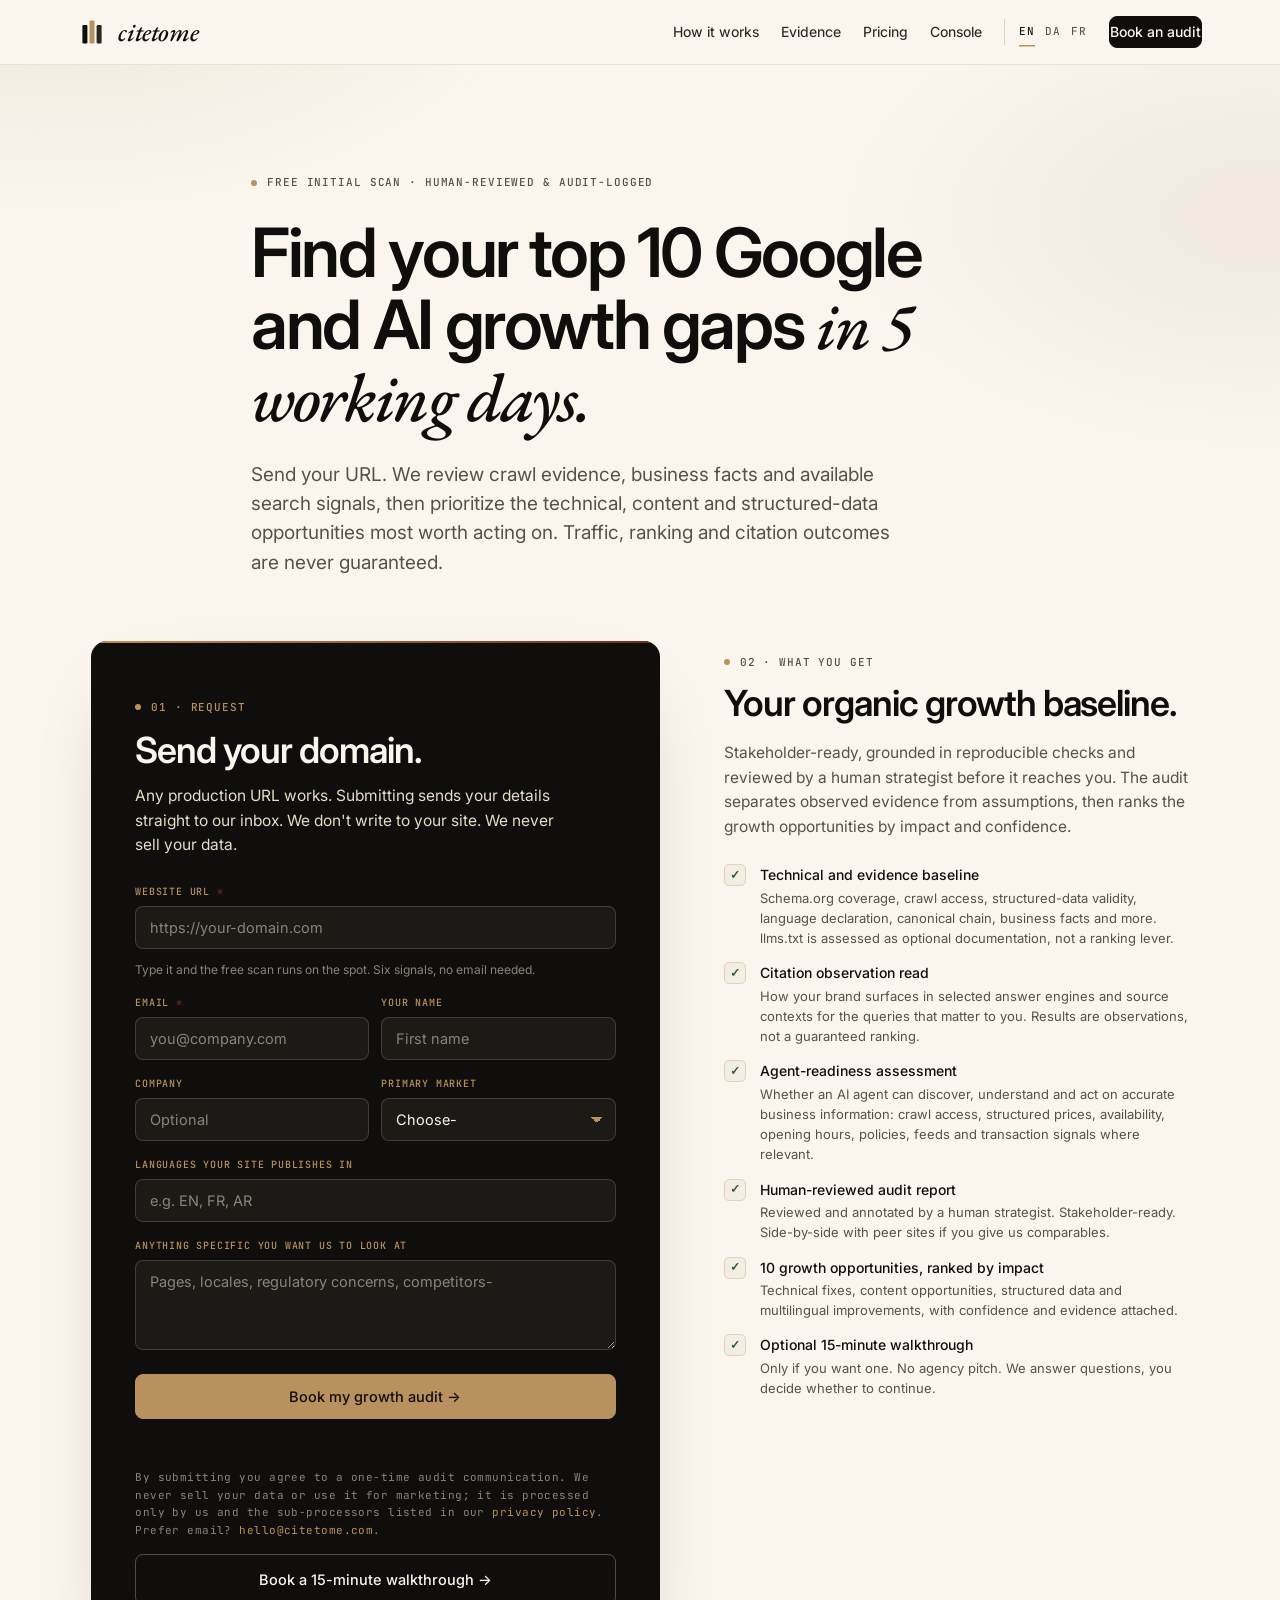
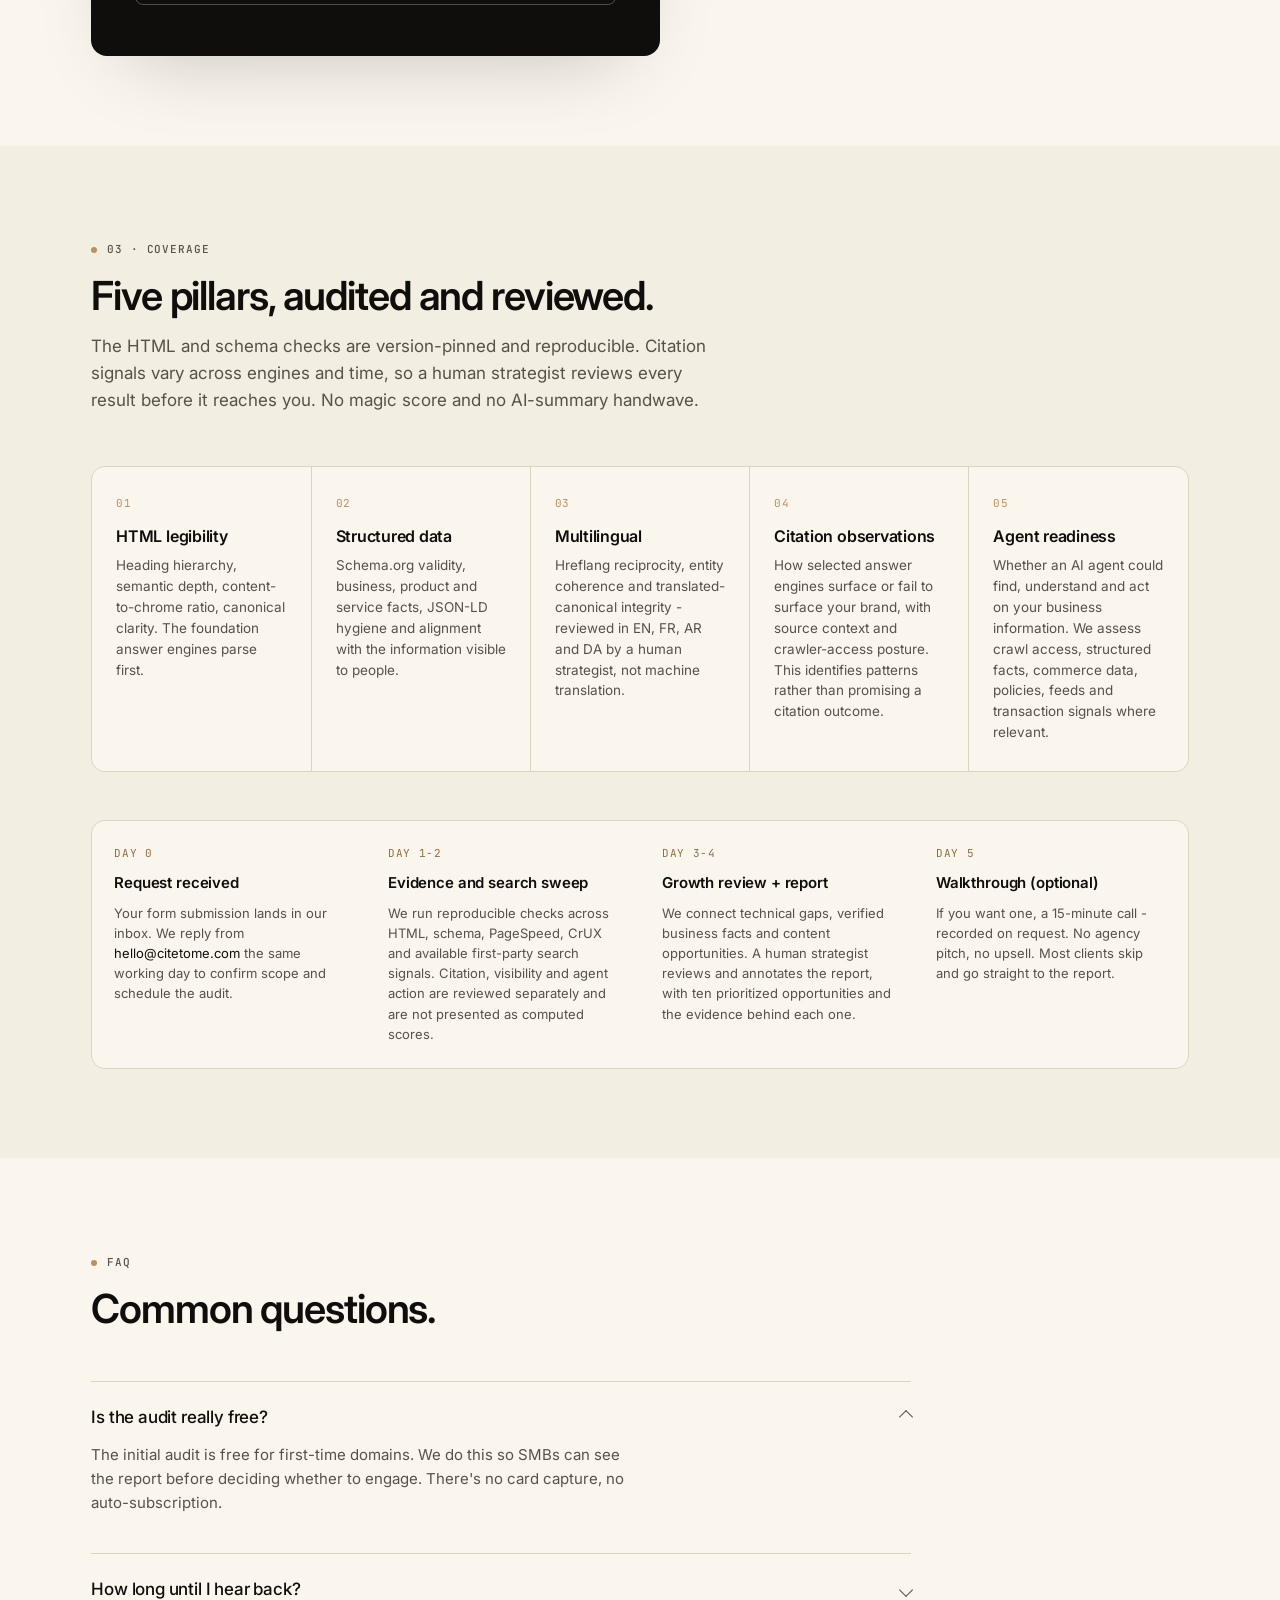
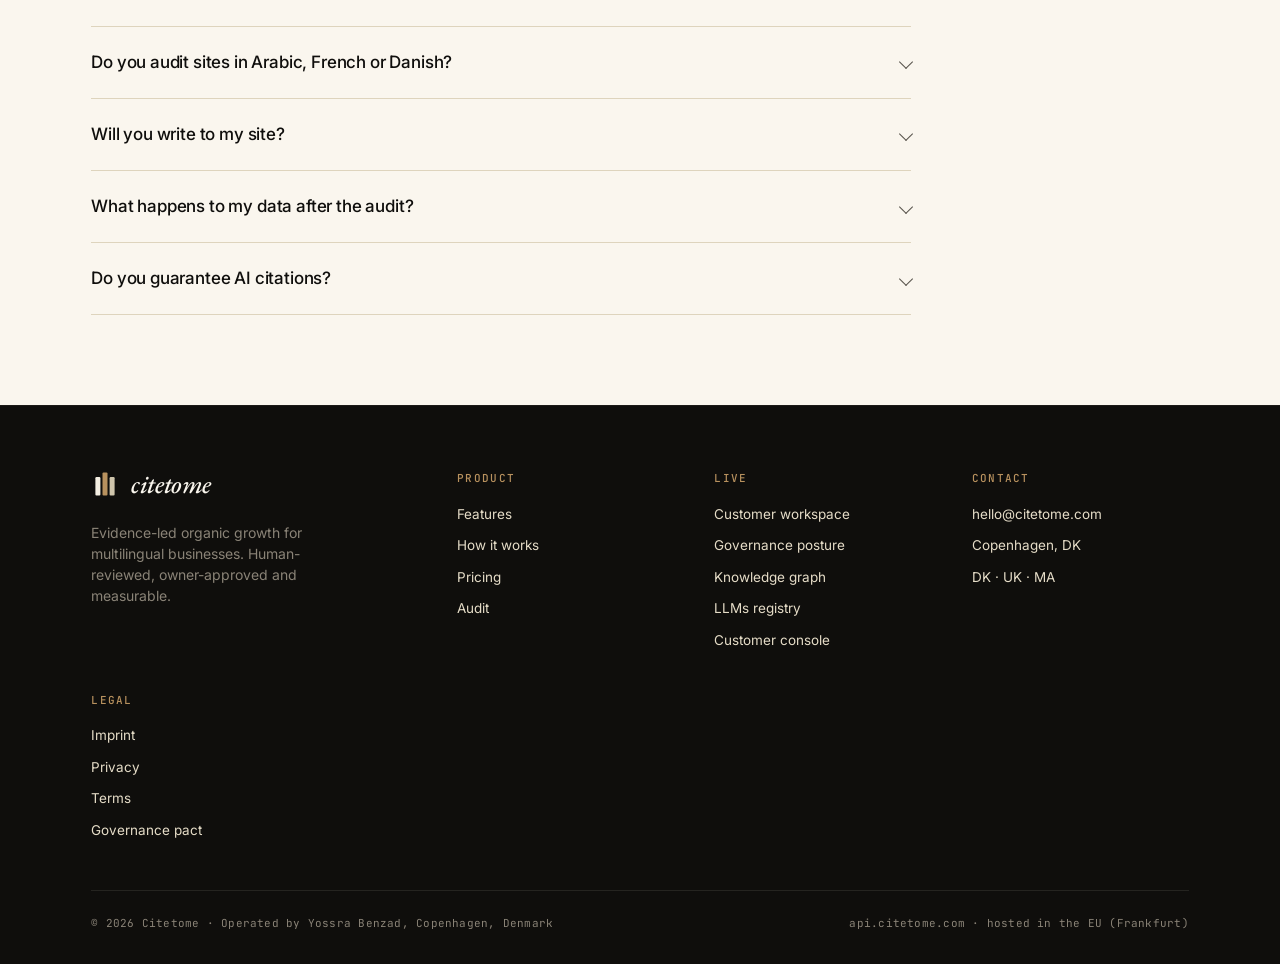
<file: audit/index.html>
<!DOCTYPE html>
<html lang="en">
<head>
  <meta charset="UTF-8">
  <meta name="viewport" content="width=device-width, initial-scale=1.0">
  <title>Organic growth audit for Google and AI search - Citetome</title>
  <meta name="description" content="Find 10 evidence-backed organic growth opportunities across Google and AI search in five working days. Human-reviewed, owner-approved and measurable.">
  <meta property="og:title" content="Citetome organic growth audit">
  <meta property="og:description" content="Find your top 10 Google and AI growth gaps in five working days. Human-reviewed, with no ranking guarantees.">
  <meta property="og:type" content="website">
  <meta property="og:url" content="https://citetome.com/audit/">
  <meta property="og:site_name" content="Citetome">
  <meta property="og:locale" content="en_GB">
  <meta name="twitter:card" content="summary_large_image">
  <meta name="twitter:title" content="Citetome organic growth audit">
  <meta name="twitter:description" content="Find your top 10 Google and AI growth gaps in five working days. Human-reviewed, with no ranking guarantees.">
  <meta name="theme-color" content="#FAF6EE">
  <meta name="robots" content="index, follow, max-image-preview:large, max-snippet:-1">
  <meta name="author" content="Yossra Benzad">
  <link rel="canonical" href="https://citetome.com/audit/">
  <link rel="alternate" hreflang="en" href="https://citetome.com/audit/">
  <link rel="alternate" hreflang="da" href="https://citetome.com/da/audit/">
  <link rel="alternate" hreflang="fr" href="https://citetome.com/fr/audit/">
  <link rel="alternate" hreflang="x-default" href="https://citetome.com/audit/">
  <link rel="sitemap" type="application/xml" href="/sitemap.xml">
  <link rel="icon" type="image/svg+xml" href="../favicon.svg">

  <link rel="preconnect" href="https://fonts.googleapis.com">
  <link rel="preconnect" href="https://fonts.gstatic.com" crossorigin>
  <link href="https://fonts.googleapis.com/css2?family=EB+Garamond:ital,wght@0,500;1,500&family=Inter:wght@400;450;500;600;700&family=JetBrains+Mono:wght@400;500&display=swap" rel="stylesheet">

  <style>
    :root {
      --bone:#FAF6EE; --paper:#F3EEE2; --tea:#E6DDC8;
      --ink:#0F0E0C; --ink-soft:#2A2722; --ink-mid:#56524A; --stone:#8A8377;
      --gold:#B8915E; --gold-dim:#8E6F44; --oxblood:#6F2D1D;
      --rule:#DED4BD; --rule-soft:#EBE3CE; --green:#2F5D43;
      --serif:'EB Garamond',Georgia,serif;
      --sans:'Inter',-apple-system,'Segoe UI',Roboto,sans-serif;
      --mono:'JetBrains Mono','SF Mono',Consolas,monospace;
      --container:1200px;
      --gutter:clamp(20px,4vw,56px);
      --ease:cubic-bezier(0.22,1,0.36,1);
    }
    *,*::before,*::after{box-sizing:border-box}
    html{-webkit-text-size-adjust:100%;scroll-behavior:smooth;scroll-padding-top:80px}
    body{margin:0;background:var(--bone);color:var(--ink);font-family:var(--sans);font-size:16px;line-height:1.6;-webkit-font-smoothing:antialiased}
    img,svg{display:block;max-width:100%}
    a{color:var(--ink);text-decoration:none;transition:color .18s var(--ease)}
    a:hover{color:var(--oxblood)}
    button{font-family:inherit;cursor:pointer}
    .container{max-width:var(--container);margin:0 auto;padding:0 var(--gutter)}
    h1,h2,h3{font-family:var(--sans);font-weight:600;letter-spacing:-.025em;margin:0;color:var(--ink);line-height:1.05}
    h1{font-size:clamp(40px,5.5vw,68px);letter-spacing:-.035em}
    h1 em{font-family:var(--serif);font-style:italic;font-weight:500}
    h2{font-size:clamp(28px,3.2vw,40px);letter-spacing:-.028em}
    h3{font-size:18px;font-weight:600;letter-spacing:-.015em;line-height:1.3}
    p{margin:0 0 1.1em;max-width:64ch;color:var(--ink-soft)}
    .eyebrow{display:inline-flex;align-items:center;gap:10px;font-family:var(--mono);font-size:11px;font-weight:500;letter-spacing:.08em;text-transform:uppercase;color:var(--ink-mid)}
    .eyebrow::before{content:'';width:6px;height:6px;background:var(--gold);border-radius:50%}

    .nav{position:sticky;top:0;background:rgba(250,246,238,.86);backdrop-filter:saturate(180%) blur(14px);-webkit-backdrop-filter:saturate(180%) blur(14px);z-index:50;border-bottom:1px solid var(--rule-soft)}
    .nav-inner{max-width:var(--container);margin:0 auto;padding:16px clamp(16px,3vw,40px);display:flex;align-items:center;justify-content:space-between;gap:20px}
    .brand{display:inline-flex;align-items:center;gap:12px;text-decoration:none}
    .brand-mark{width:28px;height:28px;flex-shrink:0;transition:transform .5s var(--ease)}
    .brand:hover .brand-mark{transform:scale(1.06)}
    .brand-word{font-family:var(--serif);font-style:italic;font-weight:500;font-size:26px;letter-spacing:-.015em;color:var(--ink);line-height:1}
    .nav-links{display:flex;gap:22px;align-items:center;font-size:14px;font-weight:450;flex-wrap:wrap;justify-content:flex-end}
    @media (max-width:1080px){.nav-links{gap:16px;font-size:13px}}
    .nav-cta-mobile{display:none;padding:8px 14px;border-radius:8px;font-family:var(--sans);font-size:13px;font-weight:500;border:1px solid var(--ink);background:var(--ink);color:var(--bone);text-decoration:none}
    .nav-cta-mobile:hover{background:var(--oxblood);border-color:var(--oxblood);color:var(--bone)}
    .nav-links a{color:var(--ink-soft);padding:4px 0;position:relative}
    .nav-links a::after{content:'';position:absolute;left:0;bottom:-2px;width:100%;height:1.5px;background:var(--ink);transform:scaleX(0);transform-origin:left;transition:transform .3s var(--ease)}
    .nav-links a:hover::after,.nav-links a.active::after{transform:scaleX(1)}
    .nav-links a.active{color:var(--ink)}
    .btn{display:inline-flex;align-items:center;gap:8px;padding:10px 18px;border-radius:8px;font-family:var(--sans);font-size:14px;font-weight:500;border:1px solid var(--ink);background:var(--ink);color:var(--bone);cursor:pointer;transition:all .2s var(--ease);text-decoration:none}
    .btn:hover{background:var(--oxblood);border-color:var(--oxblood);transform:translateY(-1px)}
    /* Specificity fix: .nav-links a wins over .btn for color, leaving the
       inverted button as dark text on dark background. Force the readable
       palette here and suppress the underline pseudo on the button. */
    .nav-links a.btn{color:var(--bone)}
    .nav-links a.btn:hover{color:var(--bone)}
    .nav-links a.btn::after{display:none}

    /* Gutter decoration: tiny editorial bracket frame in the side margins on
       ultra-wide viewports (>=1500px). Picks up the logo bracket motif. */
    .gutter-decor{position:fixed;top:50%;transform:translateY(-50%);width:60px;height:360px;opacity:0;pointer-events:none;z-index:1;transition:opacity .6s var(--ease)}
    .gutter-decor.left{left:max(20px,calc((100vw - 1200px) / 2 - 90px))}
    .gutter-decor.right{right:max(20px,calc((100vw - 1200px) / 2 - 90px))}
    @media (min-width:1500px){.gutter-decor{opacity:.55}}
    @media (max-width:880px){
      .nav-inner{flex-wrap:wrap;row-gap:8px;padding:12px clamp(16px,3vw,40px)}
      .nav-links{order:3;width:100%;justify-content:flex-start;gap:14px;font-size:13px;overflow-x:auto;-webkit-overflow-scrolling:touch;padding-bottom:4px;flex-wrap:nowrap}
      .nav-links::-webkit-scrollbar{height:0}
      .nav-links>a{white-space:nowrap;flex-shrink:0}
      .nav-links>a.btn{display:none}
      .nav-cta-mobile{display:inline-flex}
    }
    @media (max-width:460px){.nav-links{font-size:12px;gap:12px}.brand-word{font-size:22px}}

    .ph{padding:clamp(56px,8vw,120px) 0 clamp(40px,5vw,72px);position:relative;overflow:hidden}
    .ph::before{content:'';position:absolute;inset:-10%;background:radial-gradient(900px 500px at 12% -10%,rgba(184,145,94,.16),transparent 55%),radial-gradient(700px 400px at 90% 30%,rgba(111,45,29,.07),transparent 60%);pointer-events:none;z-index:0}
    .ph .container{position:relative;z-index:1;max-width:880px}
    .ph h1{margin-top:24px}
    .ph h1 em{color:var(--ink)}
    .ph .sub{font-size:clamp(17px,1.6vw,19px);line-height:1.55;color:var(--ink-mid);margin:26px 0 0;max-width:54ch}

    section{padding:clamp(56px,7vw,96px) 0}
    section.tinted{background:var(--paper)}
    .section-head{max-width:760px;margin-bottom:clamp(36px,4vw,56px)}
    .section-head h2{margin-top:14px}
    .section-head p{margin-top:16px;font-size:17px;color:var(--ink-mid);max-width:56ch}

    .form-stage{display:grid;grid-template-columns:1.1fr .9fr;gap:clamp(32px,5vw,72px);align-items:start}
    @media (max-width:900px){.form-stage{grid-template-columns:1fr;gap:36px}}
    .audit-form{background:var(--ink);color:var(--bone);padding:clamp(36px,4vw,52px) clamp(28px,4vw,44px);border-radius:16px;position:relative;overflow:hidden;box-shadow:0 30px 80px -40px rgba(15,14,12,.28)}
    .audit-form::before{content:'';position:absolute;top:0;left:0;right:0;height:2px;background:linear-gradient(90deg,var(--gold),var(--oxblood))}
    .audit-form .eyebrow{color:var(--gold)}
    .audit-form .eyebrow::before{background:var(--gold)}
    .audit-form h2{color:var(--bone);margin-top:14px;font-size:clamp(26px,3vw,36px)}
    .audit-form .lead{color:var(--tea);font-size:15.5px;line-height:1.6;margin:14px 0 26px;max-width:42ch}

    .fld{display:flex;flex-direction:column;gap:6px;margin-bottom:16px}
    .fld label{font-family:var(--mono);font-size:10px;font-weight:500;letter-spacing:.08em;text-transform:uppercase;color:var(--gold)}
    .fld input,.fld select,.fld textarea{background:rgba(232,221,200,.06);border:1px solid rgba(232,221,200,.18);border-radius:8px;color:var(--bone);font-family:var(--sans);font-size:14.5px;padding:12px 14px;outline:none;transition:border-color .2s var(--ease),background .2s var(--ease);width:100%}
    .fld input::placeholder,.fld textarea::placeholder{color:var(--stone)}
    .fld input:focus,.fld select:focus,.fld textarea:focus{border-color:var(--gold);background:rgba(232,221,200,.10)}
    .fld textarea{resize:vertical;min-height:90px;font-family:var(--sans)}
    .fld select{appearance:none;-webkit-appearance:none;background-image:linear-gradient(45deg,transparent 50%,var(--gold) 50%),linear-gradient(135deg,var(--gold) 50%,transparent 50%);background-position:calc(100% - 18px) 50%,calc(100% - 12px) 50%;background-size:6px 6px;background-repeat:no-repeat;padding-right:36px}
    .fld select option{background:var(--ink);color:var(--bone)}
    .fld-row{display:grid;grid-template-columns:1fr 1fr;gap:12px}
    @media (max-width:520px){.fld-row{grid-template-columns:1fr}}
    .audit-form .btn{background:var(--gold);border-color:var(--gold);color:var(--ink);padding:13px 22px;font-size:14.5px;width:100%;justify-content:center;margin-top:8px}
    .audit-form .btn:hover{background:var(--bone);border-color:var(--bone);color:var(--ink)}
    .audit-feedback{margin-top:14px;font-size:13px;color:var(--gold);min-height:18px;font-family:var(--mono);letter-spacing:.02em}
    .audit-feedback a{color:var(--gold);text-decoration:underline}
    .audit-feedback a:hover{color:var(--bone)}
    .audit-meta{margin-top:18px;font-family:var(--mono);font-size:11px;letter-spacing:.04em;color:var(--stone);line-height:1.6}
    .audit-meta a{color:var(--gold)}

    .summary{padding-top:6px}
    .summary .eyebrow{margin-bottom:14px}
    .summary h2{font-size:clamp(26px,3vw,36px);margin-bottom:18px}
    .summary p{color:var(--ink-mid);font-size:15.5px}
    .checklist{margin:24px 0 0;padding:0;list-style:none;display:grid;gap:14px}
    .checklist li{display:grid;grid-template-columns:24px 1fr;gap:12px;align-items:start;font-size:14px;color:var(--ink-soft);line-height:1.55}
    .checklist li .ck{width:22px;height:22px;border:1px solid var(--rule);background:var(--paper);border-radius:5px;display:grid;place-items:center;color:var(--green);font-weight:700;font-size:12px;font-family:var(--mono);flex-shrink:0}
    .checklist li strong{color:var(--ink);font-weight:500}
    .checklist li small{display:block;color:var(--ink-mid);margin-top:2px;font-size:13px}

    .pillars{display:grid;grid-template-columns:repeat(5,1fr);gap:1px;background:var(--rule);border:1px solid var(--rule);border-radius:14px;overflow:hidden}
    @media (max-width:880px){.pillars{grid-template-columns:repeat(2,1fr)}}
    @media (max-width:520px){.pillars{grid-template-columns:1fr}}
    .pillar{background:var(--bone);padding:28px 24px;transition:background .25s var(--ease)}
    .pillar:hover{background:#FFF}
    .pillar .ix{font-family:var(--mono);font-size:11px;color:var(--gold);letter-spacing:.06em;margin-bottom:14px}
    .pillar h3{font-size:16px;margin-bottom:8px}
    .pillar p{font-size:13.5px;line-height:1.55;color:var(--ink-mid);margin:0;max-width:none}

    .timeline{display:grid;grid-template-columns:repeat(4,1fr);gap:0;border:1px solid var(--rule);border-radius:14px;overflow:hidden;background:var(--rule);margin-top:48px}
    @media (max-width:760px){.timeline{grid-template-columns:1fr 1fr}}
    @media (max-width:480px){.timeline{grid-template-columns:1fr}}
    .tstep{background:var(--bone);padding:24px 22px;display:flex;flex-direction:column;gap:8px}
    .tstep .day{font-family:var(--mono);font-size:11px;letter-spacing:.06em;text-transform:uppercase;color:var(--gold-dim)}
    .tstep h4{font-size:15px;font-weight:600;letter-spacing:-.01em;margin:0;color:var(--ink)}
    .tstep p{font-size:13px;line-height:1.55;color:var(--ink-mid);margin:0;max-width:none}

    .faq{display:grid;gap:0;max-width:820px}
    .faq details{border-top:1px solid var(--rule);padding:22px 0}
    .faq details:last-child{border-bottom:1px solid var(--rule)}
    .faq summary{cursor:pointer;font-family:var(--sans);font-size:17px;font-weight:500;color:var(--ink);list-style:none;display:flex;justify-content:space-between;align-items:center;gap:24px;letter-spacing:-.01em}
    .faq summary::-webkit-details-marker{display:none}
    .faq summary::after{content:'';width:10px;height:10px;border-right:1.5px solid var(--ink-mid);border-bottom:1.5px solid var(--ink-mid);transform:rotate(45deg);transition:transform .3s var(--ease);flex-shrink:0}
    .faq details[open] summary::after{transform:rotate(225deg)}
    .faq p{margin-top:12px;color:var(--ink-mid);max-width:60ch;font-size:15px}

    footer{background:var(--ink);color:var(--tea);padding:64px 0 32px;border-top:1px solid rgba(232,221,200,.06)}
    footer a{color:var(--tea)}
    footer a:hover{color:var(--gold)}
    .foot-grid{display:grid;grid-template-columns:1.5fr repeat(3,1fr);gap:40px;margin-bottom:48px}
    @media (max-width:720px){.foot-grid{grid-template-columns:1fr 1fr;gap:32px}}
    .foot-brand .brand-word{color:var(--bone)}
    .foot-blurb{margin-top:16px;font-size:14px;color:var(--stone);line-height:1.5;max-width:30ch}
    .foot-col h5{font-family:var(--mono);font-size:11px;font-weight:500;letter-spacing:.12em;text-transform:uppercase;color:var(--gold);margin:0 0 16px}
    .foot-col ul{list-style:none;padding:0;margin:0;display:grid;gap:10px}
    .foot-col li{font-size:13.5px}
    .foot-base{padding-top:24px;border-top:1px solid rgba(232,221,200,.1);display:flex;justify-content:space-between;gap:16px;flex-wrap:wrap;font-family:var(--mono);font-size:11px;letter-spacing:.02em;color:var(--stone)}

    .preview-box{margin-top:10px;padding:12px 14px;border:1px solid rgba(232,221,200,.18);border-radius:8px;background:rgba(232,221,200,.05);font-family:var(--mono);font-size:12px;color:var(--tea);line-height:1.5}
    .preview-box .preview-head{display:flex;justify-content:space-between;align-items:center;gap:8px;margin-bottom:8px;font-family:var(--sans);font-size:13px;letter-spacing:.02em}
    .preview-box .preview-head .preview-score{color:var(--gold);font-weight:600}
    .preview-box .preview-head .preview-domain{color:var(--bone);font-weight:500;text-overflow:ellipsis;overflow:hidden;white-space:nowrap;max-width:60%}
    .preview-box ul{list-style:none;padding:0;margin:0;display:grid;gap:4px}
    .preview-box li{display:flex;justify-content:space-between;align-items:center;gap:8px}
    .preview-box li .pmark{font-weight:700;letter-spacing:.05em}
    .preview-box li.pass .pmark{color:#9DD7A8}
    .preview-box li.miss .pmark{color:#E6A07E}
    .preview-box .preview-note{margin-top:10px;color:var(--stone);font-family:var(--sans);font-size:11.5px;line-height:1.5}
    .preview-box.preview-loading{color:var(--stone)}
    .preview-box.preview-error{color:#E6A07E;font-family:var(--sans);font-size:13px}

    .float-cta{position:fixed;right:18px;bottom:18px;z-index:90;background:var(--ink);color:var(--bone);border:1px solid var(--ink);border-radius:999px;padding:12px 22px;font-size:14px;font-weight:600;text-decoration:none;box-shadow:0 14px 36px -16px rgba(15,14,12,.55);opacity:0;pointer-events:none;transform:translateY(8px);transition:opacity .25s var(--ease),transform .25s var(--ease),background .2s var(--ease)}
    .float-cta.show{opacity:1;pointer-events:auto;transform:translateY(0)}
    .float-cta:hover{background:var(--oxblood);border-color:var(--oxblood);color:var(--bone)}
    @media (max-width:480px){.float-cta{right:12px;bottom:12px;padding:11px 18px;font-size:13px}}

    @media (prefers-reduced-motion:reduce){*{transition:none!important;animation:none!important}html{scroll-behavior:auto}}
    /* language switcher */
    .lang-switch{display:inline-flex;align-items:center;gap:10px;font-family:var(--mono);font-size:11px;letter-spacing:.08em;padding-left:14px;border-left:1px solid var(--rule)}
    .lang-switch a{color:var(--ink-mid)}
    .lang-switch a:hover{color:var(--ink)}
    .lang-switch a.on{color:var(--ink);box-shadow:0 1.5px 0 var(--gold)}
    .nav-links .lang-switch a::after{display:none}
    @media (max-width:880px){.lang-switch{padding-left:10px}}
  </style>

  <script type="application/ld+json">
  {
    "@context":"https://schema.org",
    "@type":"Service",
    "name":"Citetome Initial Audit",
    "url":"https://citetome.com/audit/",
    "provider":{"@type":"Organization","name":"Citetome","url":"https://citetome.com/"},
    "serviceType":"Evidence-led organic growth audit",
    "areaServed":["EU","UK","MA"]
  }
  </script>
</head>
<body>

  <nav class="nav">
    <div class="nav-inner">
      <a href="/" class="brand" aria-label="Citetome home">
        <svg class="brand-mark" viewBox="60 50 120 134" aria-hidden="true">
          <rect x="74" y="84" width="24" height="88" rx="5" fill="#0F0E0C"/>
          <rect x="108" y="62" width="24" height="110" rx="5" fill="#B8915E"/>
          <rect x="142" y="84" width="24" height="88" rx="5" fill="#2A2722"/>
        </svg>
        <span class="brand-word">citetome</span>
      </a>
      <a href="/audit/#form" class="nav-cta-mobile" aria-label="Book an audit">Book an audit</a>
      <div class="nav-links">
        <a href="/#how">How it works</a>
        <a href="/#network">Evidence</a>
        <a href="/pricing/">Pricing</a>
        <a href="https://api.citetome.com/customer" target="_blank" rel="noopener" title="Live customer dashboard">Console</a>
        <span class="lang-switch"><a href="/audit/" class="on" aria-current="true">EN</a><a href="/da/audit/" lang="da" hreflang="da">DA</a><a href="/fr/audit/" lang="fr" hreflang="fr">FR</a></span>
        <a href="/audit/#form" class="btn">Book an audit</a>
      </div>
    </div>
  </nav>

  <header class="ph">
    <div class="container">
      <span class="eyebrow">Free initial scan · Human-reviewed &amp; audit-logged</span>
      <h1>Find your top 10 Google and AI growth gaps <em>in 5 working days.</em></h1>
      <p class="sub">Send your URL. We review crawl evidence, business facts and available search signals, then prioritize the technical, content and structured-data opportunities most worth acting on. Traffic, ranking and citation outcomes are never guaranteed.</p>
    </div>
  </header>

  <section style="padding-top:0">
    <div class="container">
      <div class="form-stage">

        <form class="audit-form" id="audit-form" action="https://api.citetome.com/public/audit-request" method="POST" novalidate>
          <span class="eyebrow">01 · Request</span>
          <h2 id="form">Send your domain.</h2>
          <p class="lead">Any production URL works. Submitting sends your details straight to our inbox. We don't write to your site. We never sell your data.</p>

          <div id="plan-banner" style="display:none;margin:0 0 22px;padding:12px 16px;border:1px solid rgba(184,145,94,0.42);border-radius:8px;background:rgba(184,145,94,0.13);font-size:13.5px;line-height:1.55;color:#E6DDC8;"></div>

          <div class="fld">
            <label for="url">Website URL <span style="color:var(--oxblood)">*</span></label>
            <input id="url" name="url" type="url" placeholder="https://your-domain.com" required pattern="https?://.+">
            <span style="display:block;margin-top:6px;font-family:var(--sans);font-size:12px;line-height:1.5;color:var(--stone);">Type it and the free scan runs on the spot. Six signals, no email needed.</span>
            <div id="preview-box" class="preview-box" hidden aria-live="polite"></div>
          </div>

          <div class="fld-row">
            <div class="fld">
              <label for="email">Email <span style="color:var(--oxblood)">*</span></label>
              <input id="email" name="email" type="email" placeholder="you@company.com" required>
            </div>
            <div class="fld">
              <label for="name">Your name</label>
              <input id="name" name="name" type="text" placeholder="First name" autocomplete="given-name">
            </div>
          </div>

          <div class="fld-row">
            <div class="fld">
              <label for="company">Company</label>
              <input id="company" name="company" type="text" placeholder="Optional">
            </div>
            <div class="fld">
              <label for="region">Primary market</label>
              <select id="region" name="region">
                <option value="">Choose-</option>
                <option value="EU">Europe (EU/EEA)</option>
                <option value="UK">United Kingdom</option>
                <option value="MA">Morocco</option>
                <option value="DK">Denmark</option>
                <option value="OTHER">Other / multi-region</option>
              </select>
            </div>
          </div>

          <div class="fld">
            <label for="languages">Languages your site publishes in</label>
            <input id="languages" name="languages" type="text" placeholder="e.g. EN, FR, AR">
          </div>

          <div class="fld">
            <label for="notes">Anything specific you want us to look at</label>
            <textarea id="notes" name="notes" placeholder="Pages, locales, regulatory concerns, competitors-"></textarea>
          </div>

          <input type="hidden" name="source" value="citetome.com/audit/">

          <button class="btn" type="submit">Book my growth audit &rarr;</button>
          <div class="audit-feedback" id="audit-feedback" aria-live="polite"></div>
          <div class="audit-meta">By submitting you agree to a one-time audit communication. We never sell your data or use it for marketing; it is processed only by us and the sub-processors listed in our <a href="/legal/">privacy policy</a>. Prefer email? <a href="mailto:hello@citetome.com">hello@citetome.com</a>.</div>

          <a href="https://cal.com/citetome/audit-walkthrough" target="_blank" rel="noopener" class="btn" style="margin-top:14px;background:transparent;border-color:rgba(232,221,200,.3);color:var(--bone);">Book a 15-minute walkthrough &rarr;</a>
        </form>

        <div class="summary">
          <span class="eyebrow">02 · What you get</span>
          <h2>Your organic growth baseline.</h2>
          <p>Stakeholder-ready, grounded in reproducible checks and reviewed by a human strategist before it reaches you. The audit separates observed evidence from assumptions, then ranks the growth opportunities by impact and confidence.</p>
          <ul class="checklist">
            <li>
              <span class="ck">✓</span>
              <span><strong>Technical and evidence baseline</strong><small>Schema.org coverage, crawl access, structured-data validity, language declaration, canonical chain, business facts and more. llms.txt is assessed as optional documentation, not a ranking lever.</small></span>
            </li>
            <li>
              <span class="ck">✓</span>
              <span><strong>Citation observation read</strong><small>How your brand surfaces in selected answer engines and source contexts for the queries that matter to you. Results are observations, not a guaranteed ranking.</small></span>
            </li>
            <li>
              <span class="ck">✓</span>
              <span><strong>Agent-readiness assessment</strong><small>Whether an AI agent can discover, understand and act on accurate business information: crawl access, structured prices, availability, opening hours, policies, feeds and transaction signals where relevant.</small></span>
            </li>
            <li>
              <span class="ck">✓</span>
              <span><strong>Human-reviewed audit report</strong><small>Reviewed and annotated by a human strategist. Stakeholder-ready. Side-by-side with peer sites if you give us comparables.</small></span>
            </li>
            <li>
              <span class="ck">✓</span>
              <span><strong>10 growth opportunities, ranked by impact</strong><small>Technical fixes, content opportunities, structured data and multilingual improvements, with confidence and evidence attached.</small></span>
            </li>
            <li>
              <span class="ck">✓</span>
              <span><strong>Optional 15-minute walkthrough</strong><small>Only if you want one. No agency pitch. We answer questions, you decide whether to continue.</small></span>
            </li>
          </ul>
        </div>

      </div>
    </div>
  </section>

  <section class="tinted">
    <div class="container">
      <div class="section-head">
        <span class="eyebrow">03 · Coverage</span>
        <h2>Five pillars, audited and reviewed.</h2>
        <p>The HTML and schema checks are version-pinned and reproducible. Citation signals vary across engines and time, so a human strategist reviews every result before it reaches you. No magic score and no AI-summary handwave.</p>
      </div>
      <div class="pillars">
        <div class="pillar">
          <div class="ix">01</div>
          <h3>HTML legibility</h3>
          <p>Heading hierarchy, semantic depth, content-to-chrome ratio, canonical clarity. The foundation answer engines parse first.</p>
        </div>
        <div class="pillar">
          <div class="ix">02</div>
          <h3>Structured data</h3>
          <p>Schema.org validity, business, product and service facts, JSON-LD hygiene and alignment with the information visible to people.</p>
        </div>
        <div class="pillar">
          <div class="ix">03</div>
          <h3>Multilingual</h3>
          <p>Hreflang reciprocity, entity coherence and translated-canonical integrity - reviewed in EN, FR, AR and DA by a human strategist, not machine translation.</p>
        </div>
        <div class="pillar">
          <div class="ix">04</div>
          <h3>Citation observations</h3>
          <p>How selected answer engines surface or fail to surface your brand, with source context and crawler-access posture. This identifies patterns rather than promising a citation outcome.</p>
        </div>
        <div class="pillar">
          <div class="ix">05</div>
          <h3>Agent readiness</h3>
          <p>Whether an AI agent could find, understand and act on your business information. We assess crawl access, structured facts, commerce data, policies, feeds and transaction signals where relevant.</p>
        </div>
      </div>

      <div class="timeline">
        <div class="tstep"><div class="day">Day 0</div><h4>Request received</h4><p>Your form submission lands in our inbox. We reply from <a href="mailto:hello@citetome.com">hello@citetome.com</a> the same working day to confirm scope and schedule the audit.</p></div>
        <div class="tstep"><div class="day">Day 1-2</div><h4>Evidence and search sweep</h4><p>We run reproducible checks across HTML, schema, PageSpeed, CrUX and available first-party search signals. Citation, visibility and agent action are reviewed separately and are not presented as computed scores.</p></div>
        <div class="tstep"><div class="day">Day 3-4</div><h4>Growth review + report</h4><p>We connect technical gaps, verified business facts and content opportunities. A human strategist reviews and annotates the report, with ten prioritized opportunities and the evidence behind each one.</p></div>
        <div class="tstep"><div class="day">Day 5</div><h4>Walkthrough (optional)</h4><p>If you want one, a 15-minute call - recorded on request. No agency pitch, no upsell. Most clients skip and go straight to the report.</p></div>
      </div>
    </div>
  </section>

  <section>
    <div class="container">
      <div class="section-head">
        <span class="eyebrow">FAQ</span>
        <h2>Common questions.</h2>
      </div>
      <div class="faq">
        <details open>
          <summary>Is the audit really free?</summary>
          <p>The initial audit is free for first-time domains. We do this so SMBs can see the report before deciding whether to engage. There's no card capture, no auto-subscription.</p>
        </details>
        <details>
          <summary>How long until I hear back?</summary>
          <p>Auto-confirmation within minutes. Full report and walkthrough booking within five working days from the day we receive your request.</p>
        </details>
        <details>
          <summary>Do you audit sites in Arabic, French or Danish?</summary>
          <p>Yes. Multilingual entity coherence is a core pillar. We currently audit in DK, EN, FR and AR. Other languages on request.</p>
        </details>
        <details>
          <summary>Will you write to my site?</summary>
          <p>No. The audit is read-only. We never write to your CMS, deploy a tag or request elevated access for the initial audit. We assess approved public first-party URLs only.</p>
        </details>
        <details>
          <summary>What happens to my data after the audit?</summary>
          <p>We keep the report on file for our records. Raw crawl data is deleted after 30 days unless you've opted into a managed plan. GDPR Article 17 erasure on request.</p>
        </details>
        <details>
          <summary>Do you guarantee AI citations?</summary>
          <p>No. AI answers vary by engine, prompt, market and time. The report identifies preventable information gaps and records what was observed, rather than guaranteeing a citation or ranking.</p>
        </details>
      </div>
    </div>
  </section>

  <footer>
    <div class="container">
      <div class="foot-grid">
        <div class="foot-brand">
          <a href="/" class="brand" aria-label="Citetome home">
            <svg class="brand-mark" viewBox="60 50 120 134" aria-hidden="true">
              <rect x="74" y="84" width="24" height="88" rx="5" fill="#F3EEE2"/>
              <rect x="108" y="62" width="24" height="110" rx="5" fill="#B8915E"/>
              <rect x="142" y="84" width="24" height="88" rx="5" fill="#CFC5AC"/>
            </svg>
            <span class="brand-word">citetome</span>
          </a>
          <p class="foot-blurb">Evidence-led organic growth for multilingual businesses. Human-reviewed, owner-approved and measurable.</p>
        </div>
        <div class="foot-col">
          <h5>Product</h5>
          <ul>
            <li><a href="/#features">Features</a></li>
            <li><a href="/#how">How it works</a></li>
            <li><a href="/pricing/">Pricing</a></li>
            <li><a href="/audit/">Audit</a></li>
          </ul>
        </div>
        <div class="foot-col">
          <h5>Live</h5>
          <ul>
            <li><a href="/dashboard/">Customer workspace</a></li>
            <li><a href="https://api.citetome.com/governance" target="_blank" rel="noopener">Governance posture</a></li>
            <li><a href="https://api.citetome.com/kg/sitemap.xml" target="_blank" rel="noopener">Knowledge graph</a></li>
            <li><a href="https://api.citetome.com/llms.txt" target="_blank" rel="noopener">LLMs registry</a></li>
            <li><a href="https://api.citetome.com/customer" target="_blank" rel="noopener" title="For existing customers">Customer console</a></li>
          </ul>
        </div>
        <div class="foot-col">
          <h5>Contact</h5>
          <ul>
            <li><a href="mailto:hello@citetome.com">hello@citetome.com</a></li>
            <li>Copenhagen, DK</li>
            <li>DK · UK · MA</li>
          </ul>
        </div>
        <div class="foot-col">
          <h5>Legal</h5>
          <ul>
            <li><a href="/legal/#imprint">Imprint</a></li>
            <li><a href="/legal/#privacy">Privacy</a></li>
            <li><a href="/legal/#terms">Terms</a></li>
            <li><a href="/legal/#pact">Governance pact</a></li>
          </ul>
        </div>
      </div>
      <div class="foot-base">
        <div>© 2026 Citetome · Operated by Yossra Benzad, Copenhagen, Denmark</div>
        <div>api.citetome.com · hosted in the EU (Frankfurt)</div>
      </div>
    </div>
  </footer>

  <svg class="gutter-decor left" viewBox="0 0 60 360" fill="none" aria-hidden="true">
    <path d="M12 28 L26 28 M12 28 L12 42" stroke="#B8915E" stroke-width="1.5" stroke-linecap="square"/>
    <line x1="12" y1="62" x2="12" y2="298" stroke="#B8915E" stroke-width="0.8" stroke-dasharray="1.5 4" opacity="0.55"/>
    <circle cx="12" cy="180" r="3.5" fill="#B8915E"/>
    <path d="M12 318 L12 332 M12 332 L26 332" stroke="#B8915E" stroke-width="1.5" stroke-linecap="square"/>
  </svg>
  <svg class="gutter-decor right" viewBox="0 0 60 360" fill="none" aria-hidden="true">
    <path d="M48 28 L34 28 M48 28 L48 42" stroke="#B8915E" stroke-width="1.5" stroke-linecap="square"/>
    <line x1="48" y1="62" x2="48" y2="298" stroke="#B8915E" stroke-width="0.8" stroke-dasharray="1.5 4" opacity="0.55"/>
    <circle cx="48" cy="180" r="3.5" fill="#B8915E"/>
    <path d="M48 318 L48 332 M48 332 L34 332" stroke="#B8915E" stroke-width="1.5" stroke-linecap="square"/>
  </svg>

  <a href="#form" class="float-cta" id="float-cta">Jump to form &rarr;</a>

  <script>
    (function(){
      var fc = document.getElementById('float-cta');
      var form = document.getElementById('audit-form');
      if(fc && form){
        var io = ('IntersectionObserver' in window) ? new IntersectionObserver(function(entries){
          entries.forEach(function(en){
            // Show the sticky CTA whenever the form is NOT on screen.
            fc.classList.toggle('show', !en.isIntersecting);
          });
        }, { threshold: 0.05 }) : null;
        if(io){ io.observe(form); }
      }
    })();
  </script>

  <script>
    (function(){
      var f = document.getElementById('audit-form');
      var fb = document.getElementById('audit-feedback');
      if(!f) return;

      var ENDPOINT = 'https://api.citetome.com/public/audit-request';
      var FETCH_TIMEOUT_MS = 45000;

      // Plan context from ?plan= (set by the pricing page CTAs).
      var PLAN_LABELS = { 'audit':'Audit', 'audit-pro':'Audit Pro', 'starter':'Starter', 'standard':'Standard', 'premium':'Premium' };
      var planSlug = null;
      try {
        var p = new URLSearchParams(window.location.search).get('plan');
        if(p){
          p = p.trim().toLowerCase();
          if(PLAN_LABELS[p]){
            planSlug = p;
            var banner = document.getElementById('plan-banner');
            if(banner){
              banner.textContent = "You're enquiring about the ";
              var planStrong = document.createElement('strong');
              planStrong.textContent = PLAN_LABELS[p];
              planStrong.style.color = '#FAF6EE';
              banner.appendChild(planStrong);
              banner.appendChild(document.createTextNode(" plan. Every Citetome engagement begins with this free initial audit - request it below."));
              banner.style.display = 'block';
            }
          }
        }
      } catch(_){}

      // Live preview: fire a fast preflight when the user finishes typing the URL.
      var PREVIEW_ENDPOINT = 'https://api.citetome.com/public/preview';
      var previewBox = document.getElementById('preview-box');
      var urlInput = document.getElementById('url');
      var previewLastValue = '';
      var previewInflight = null;

      function previewRender(state){
        if(!previewBox) return;
        previewBox.hidden = false;
        previewBox.className = 'preview-box' + (state.cls ? ' ' + state.cls : '');
        previewBox.textContent = '';
        if(state.text){
          previewBox.textContent = state.text;
          return;
        }
        var head = document.createElement('div');
        head.className = 'preview-head';
        var dom = document.createElement('span');
        dom.className = 'preview-domain';
        dom.textContent = state.domain;
        var score = document.createElement('span');
        score.className = 'preview-score';
        score.textContent = state.passed + ' / ' + state.total + ' passed';
        head.appendChild(dom);
        head.appendChild(score);
        previewBox.appendChild(head);
        var ul = document.createElement('ul');
        state.checks.forEach(function(c){
          var li = document.createElement('li');
          li.className = c.pass ? 'pass' : 'miss';
          var name = document.createElement('span');
          name.textContent = c.name;
          var mark = document.createElement('span');
          mark.className = 'pmark';
          mark.textContent = c.pass ? 'OK' : 'MISS';
          li.appendChild(name);
          li.appendChild(mark);
          ul.appendChild(li);
        });
        previewBox.appendChild(ul);
        var note = document.createElement('div');
        note.className = 'preview-note';
        note.textContent = state.note || 'Surface signals only. Submit the form for the full audit.';
        previewBox.appendChild(note);
      }

      function runPreview(){
        if(!urlInput || !previewBox) return;
        var raw = urlInput.value.trim();
        if(raw === previewLastValue) return;
        if(!/^https?:\/\/.+\..+/.test(raw)){
          previewBox.hidden = true;
          previewLastValue = '';
          return;
        }
        previewLastValue = raw;
        previewRender({ cls: 'preview-loading', text: 'Running surface preview...' });
        if(previewInflight){ try { previewInflight.abort(); } catch(_){} }
        var controller = (typeof AbortController === 'function') ? new AbortController() : null;
        previewInflight = controller;
        var fetchOpts = {
          method: 'POST',
          headers: { 'Content-Type':'application/json', 'Accept':'application/json' },
          body: JSON.stringify({ url: raw })
        };
        if(controller){ fetchOpts.signal = controller.signal; }
        var timeoutId = setTimeout(function(){ if(controller){ try { controller.abort(); } catch(_){} } }, 12000);

        fetch(PREVIEW_ENDPOINT, fetchOpts)
          .then(function(r){
            clearTimeout(timeoutId);
            if(r.status === 200){
              return r.json().then(function(data){
                if(!data.reachable){
                  previewRender({ cls: 'preview-error', text: 'Could not reach ' + data.domain + ' from our edge. Submit anyway and we will retry.' });
                  return;
                }
                previewRender({
                  domain: data.domain,
                  passed: data.passed,
                  total: data.total,
                  checks: data.checks,
                  note: data.note,
                });
              });
            } else if(r.status === 429){
              previewRender({ cls: 'preview-error', text: 'Slow down a touch - preview rate-limited. The full audit still works fine.' });
            } else if(r.status === 422){
              previewRender({ cls: 'preview-error', text: 'That URL did not parse. Please check it and try again.' });
            } else {
              previewBox.hidden = true;
            }
          })
          .catch(function(err){
            clearTimeout(timeoutId);
            if(err && err.name === 'AbortError'){
              previewBox.hidden = true;
              return;
            }
            previewBox.hidden = true;
          });
      }

      if(urlInput){
        urlInput.addEventListener('blur', runPreview);
        urlInput.addEventListener('change', runPreview);
      }

      // Preserve ?plan= on in-page nav CTAs so users who arrived with a plan
      // selection do not lose it by clicking the top "Request audit" links.
      if(planSlug){
        var navCtas = document.querySelectorAll('a[href="/audit/#form"], a[href="/audit/"]');
        for(var i = 0; i < navCtas.length; i++){
          var href = navCtas[i].getAttribute('href');
          var hash = href.indexOf('#') >= 0 ? href.substring(href.indexOf('#')) : '';
          navCtas[i].setAttribute('href', '/audit/?plan=' + encodeURIComponent(planSlug) + hash);
        }
      }

      function field(id){ var el = document.getElementById(id); return el ? el.value.trim() : ''; }

      function buildMailto(){
        var url       = field('url');
        var email     = field('email');
        var name      = field('name');
        var company   = field('company');
        var region    = field('region');
        var languages = field('languages');
        var notes     = field('notes');

        var lines = [
          'Hi Citetome,',
          '',
          'I would like an audit of: ' + url,
          '',
          'About me:',
          '- Name:      ' + (name      || '(not provided)'),
          '- Email:     ' + email,
          '- Company:   ' + (company   || '(not provided)'),
          '- Region:    ' + (region    || '(not provided)'),
          '- Languages: ' + (languages || '(not provided)'),
          '',
          'Notes:',
          notes || '(none)',
          '',
          'Sent from citetome.com/audit/'
        ];
        var subject = 'Citetome audit request: ' + url;
        return 'mailto:hello@citetome.com?subject=' + encodeURIComponent(subject) + '&body=' + encodeURIComponent(lines.join('\n'));
      }

      function clearChildren(node){ while(node.firstChild) node.removeChild(node.firstChild); }

      function showMailtoFallback(href, reason){
        clearChildren(fb);
        var p1 = document.createElement('div');
        p1.appendChild(document.createTextNode(reason + ' Your email client is opening with your details pre-filled. If it does not open automatically, '));
        var a = document.createElement('a');
        a.href = href;
        a.textContent = 'click here';
        p1.appendChild(a);
        p1.appendChild(document.createTextNode(' or email '));
        var m = document.createElement('a');
        m.href = 'mailto:hello@citetome.com';
        m.textContent = 'hello@citetome.com';
        p1.appendChild(m);
        p1.appendChild(document.createTextNode(' directly.'));
        fb.appendChild(p1);
        try { window.location.href = href; } catch(_){}
      }

      var submitBtn = f.querySelector('button[type="submit"]');
      var submitOriginalText = submitBtn ? submitBtn.textContent : '';

      function setSubmitting(submitting){
        if(!submitBtn) return;
        submitBtn.disabled = submitting;
        submitBtn.style.opacity = submitting ? '0.6' : '';
        submitBtn.style.cursor = submitting ? 'wait' : '';
        submitBtn.textContent = submitting ? 'Running...' : submitOriginalText;
      }

      function trackConversion(eventName, detail){
        try {
          if(typeof window.gtag === 'function'){
            window.gtag('event', eventName, detail || {});
          }
          if(typeof window.plausible === 'function'){
            window.plausible(eventName, { props: detail || {} });
          }
        } catch(_){}
      }

      f.addEventListener('submit', function(e){
        e.preventDefault();
        if(submitBtn && submitBtn.disabled) return;

        var url = field('url');
        var email = field('email');
        if(!url || !email){
          fb.textContent = 'Please add your URL and email so we can run the audit and reply to you.';
          return;
        }

        var payload = {
          url:       url,
          email:     email,
          name:      field('name')      || null,
          company:   field('company')   || null,
          region:    field('region')    || null,
          languages: field('languages') || null,
          notes:     field('notes')     || null,
          plan:      planSlug
        };

        setSubmitting(true);
        fb.textContent = 'Running your audit...';

        var controller = null, timeoutId = null;
        var fetchOpts = {
          method: 'POST',
          headers: { 'Content-Type':'application/json', 'Accept':'application/json' },
          body: JSON.stringify(payload)
        };
        if(typeof AbortController === 'function'){
          controller = new AbortController();
          fetchOpts.signal = controller.signal;
          timeoutId = setTimeout(function(){ try { controller.abort(); } catch(_){} }, FETCH_TIMEOUT_MS);
        }

        fetch(ENDPOINT, fetchOpts)
          .then(function(r){
            if(timeoutId) clearTimeout(timeoutId);
            if(r.status === 201){
              return r.json().then(function(data){
                var ref = (data && data.request_id) ? ' Reference #' + data.request_id + '.' : '';
                fb.textContent = 'Received.' + ref + ' Your audit is running now - we will review the report and email it to you within five working days.';
                trackConversion('audit_request_submitted', { plan: planSlug || 'none', request_id: data && data.request_id });
                f.reset();
              }).catch(function(){
                fb.textContent = 'Received. Your audit is running now - we will review the report and email it to you within five working days.';
                trackConversion('audit_request_submitted', { plan: planSlug || 'none' });
                f.reset();
              });
            } else if(r.status === 409){
              fb.textContent = 'We already have an audit request for this domain and email in the last few minutes. Check your inbox for the confirmation, or wait a bit before trying again.';
              trackConversion('audit_request_duplicate', { plan: planSlug || 'none' });
            } else if(r.status === 429){
              fb.textContent = 'That is a few requests in a short window. Please wait a couple of minutes and try again.';
              trackConversion('audit_request_rate_limited', { plan: planSlug || 'none' });
            } else if(r.status === 422){
              fb.textContent = 'Please check the website URL and email address, then try again.';
              trackConversion('audit_request_validation_error', { plan: planSlug || 'none' });
            } else {
              if(window.console) console.error('Citetome audit submit: backend returned', r.status);
              showMailtoFallback(buildMailto(), 'Could not reach our audit server (HTTP ' + r.status + ').');
              trackConversion('audit_request_server_error', { plan: planSlug || 'none', status: r.status });
            }
          })
          .catch(function(err){
            if(timeoutId) clearTimeout(timeoutId);
            var aborted = err && err.name === 'AbortError';
            if(window.console) console.error('Citetome audit submit:', aborted ? 'timeout after ' + FETCH_TIMEOUT_MS + 'ms' : err);
            showMailtoFallback(buildMailto(), aborted ? 'Our audit server took too long to respond.' : 'Network error reaching our audit server.');
            trackConversion(aborted ? 'audit_request_timeout' : 'audit_request_network_error', { plan: planSlug || 'none' });
          })
          .then(function(){
            setSubmitting(false);
          });
      });
    })();
  </script>

</body>
</html>
</file>
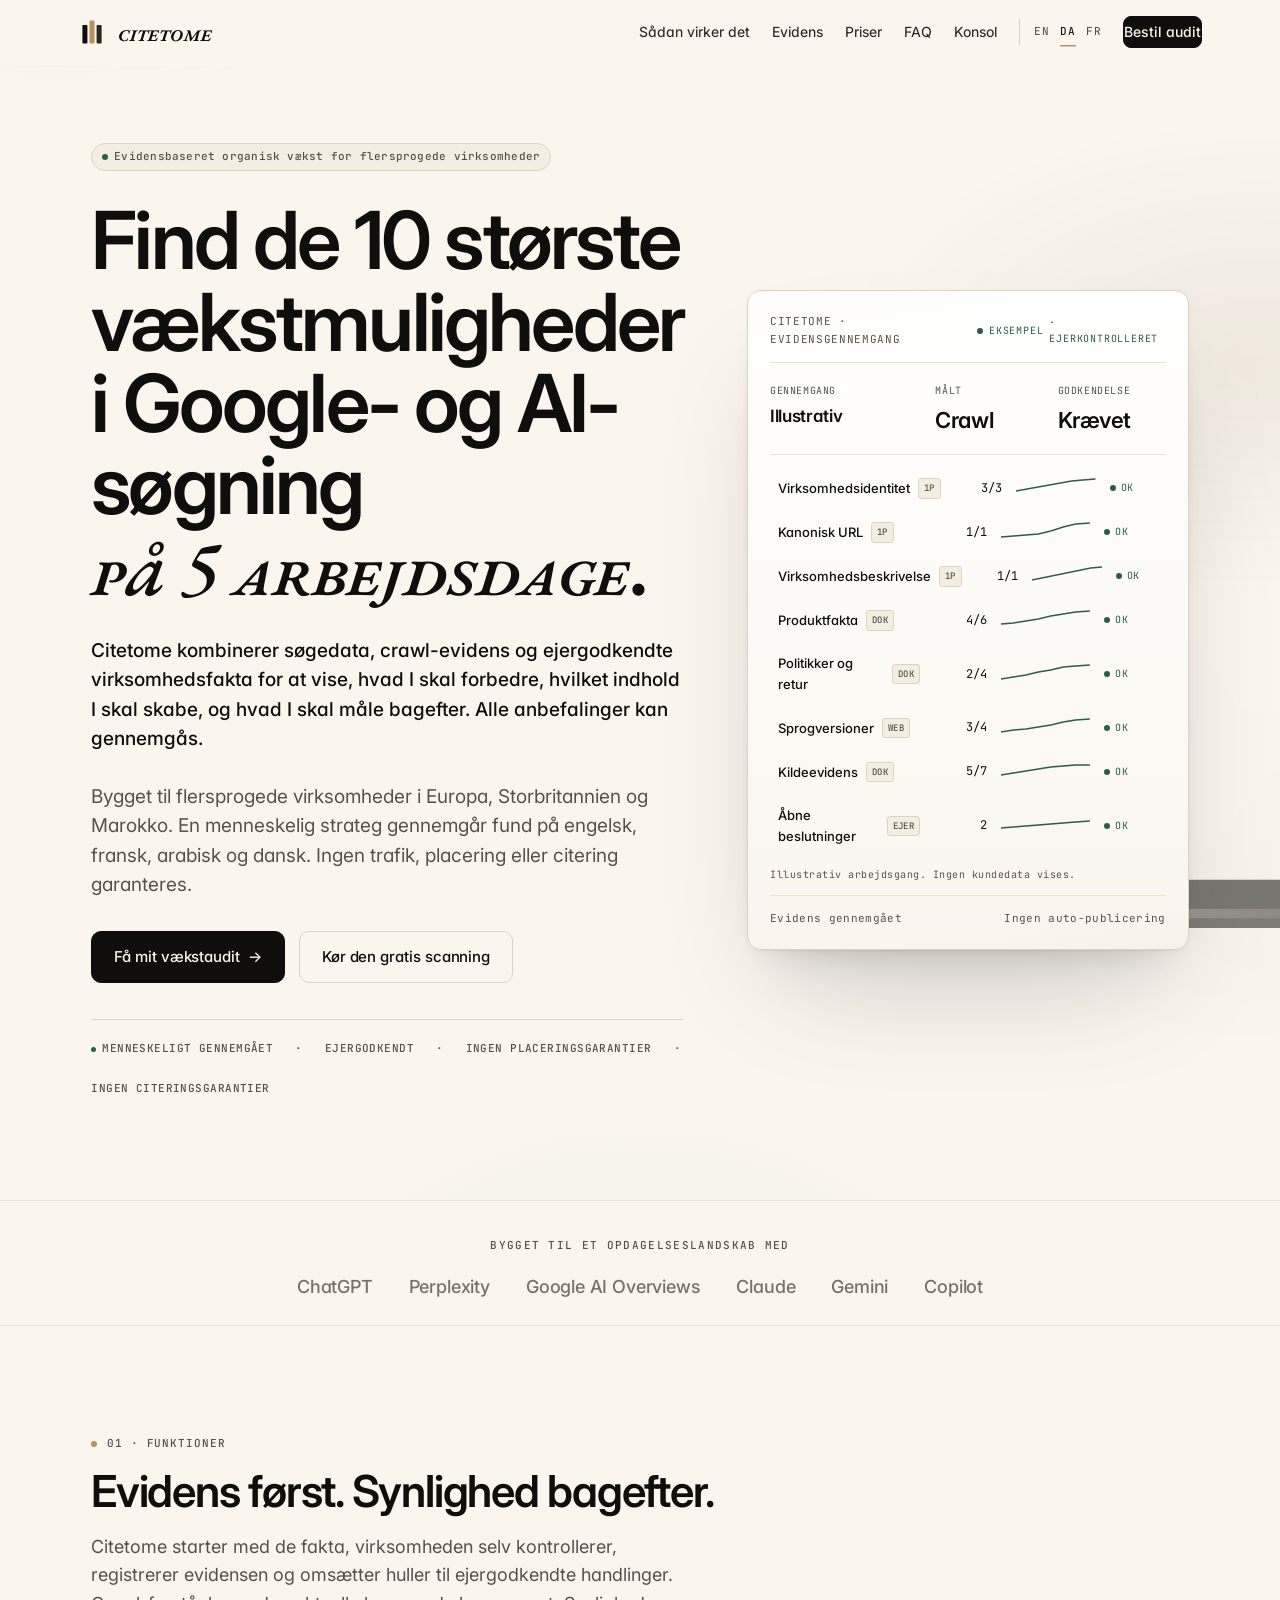
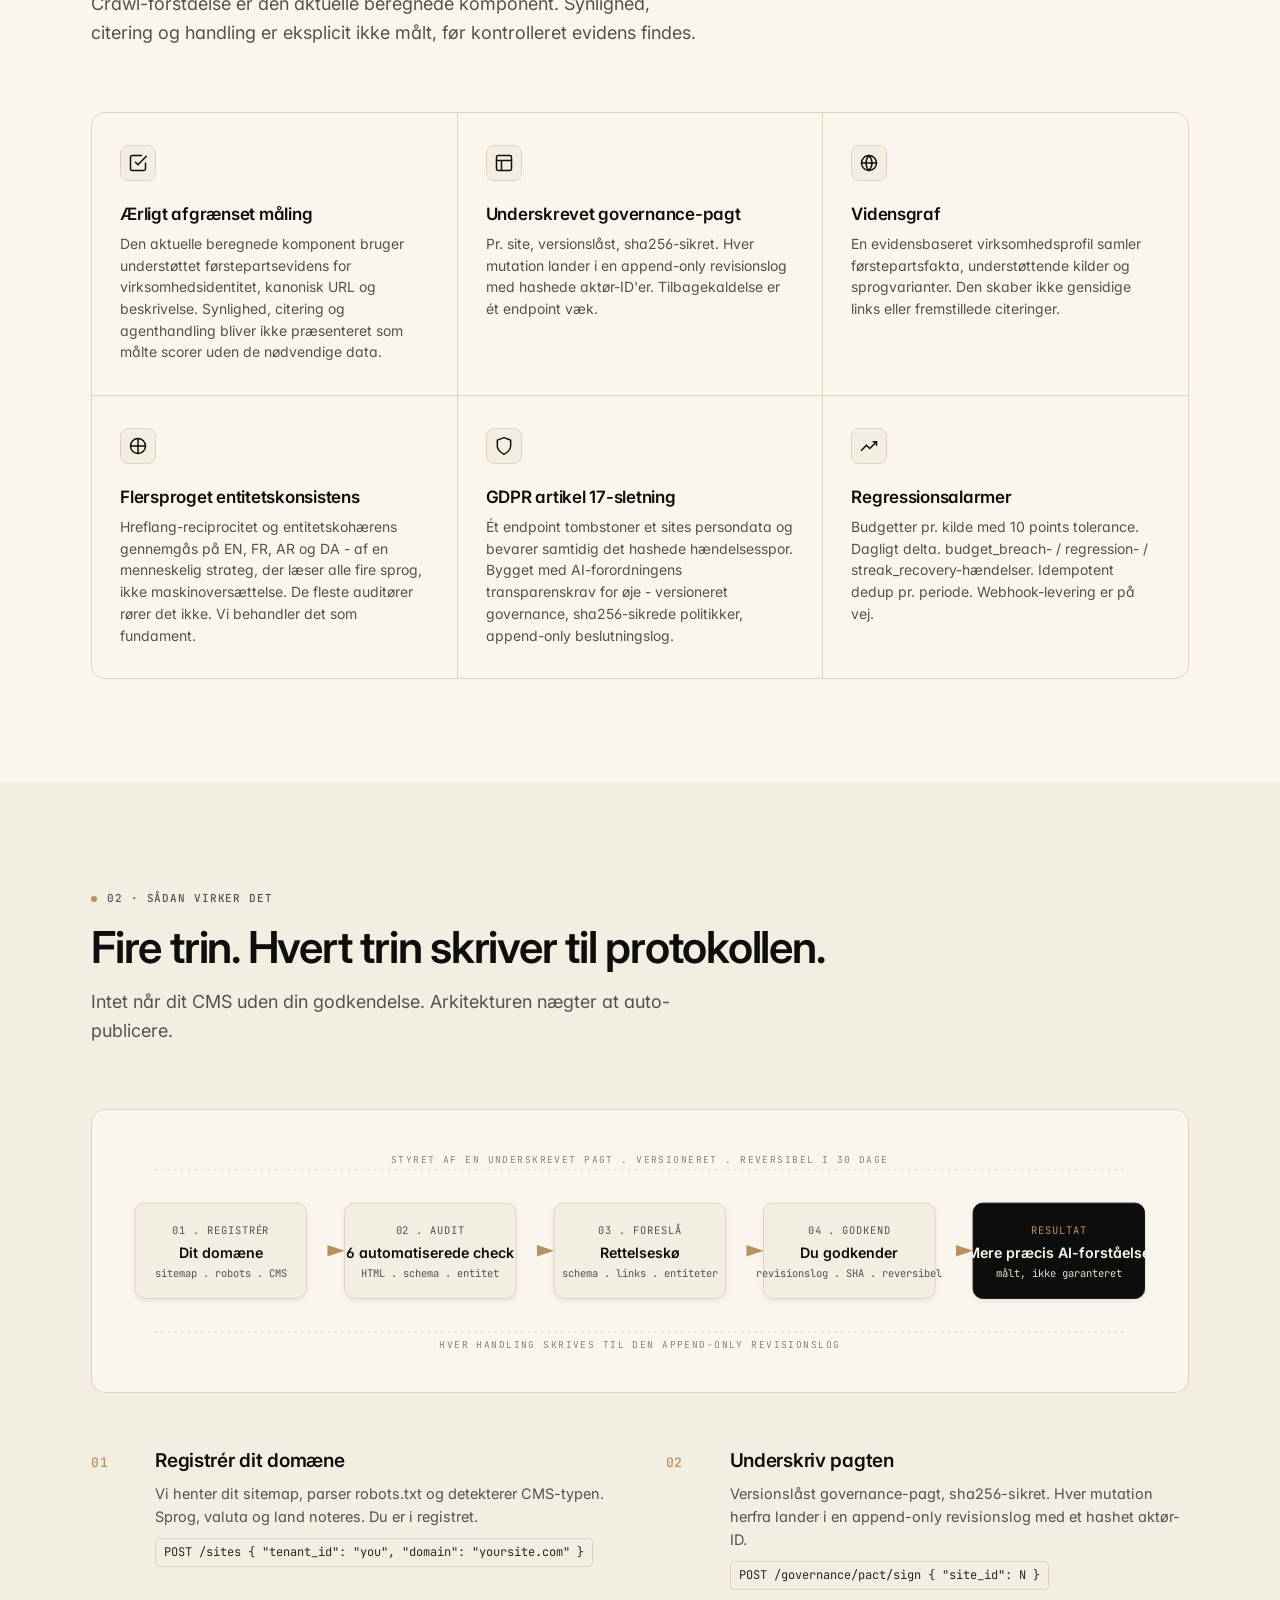
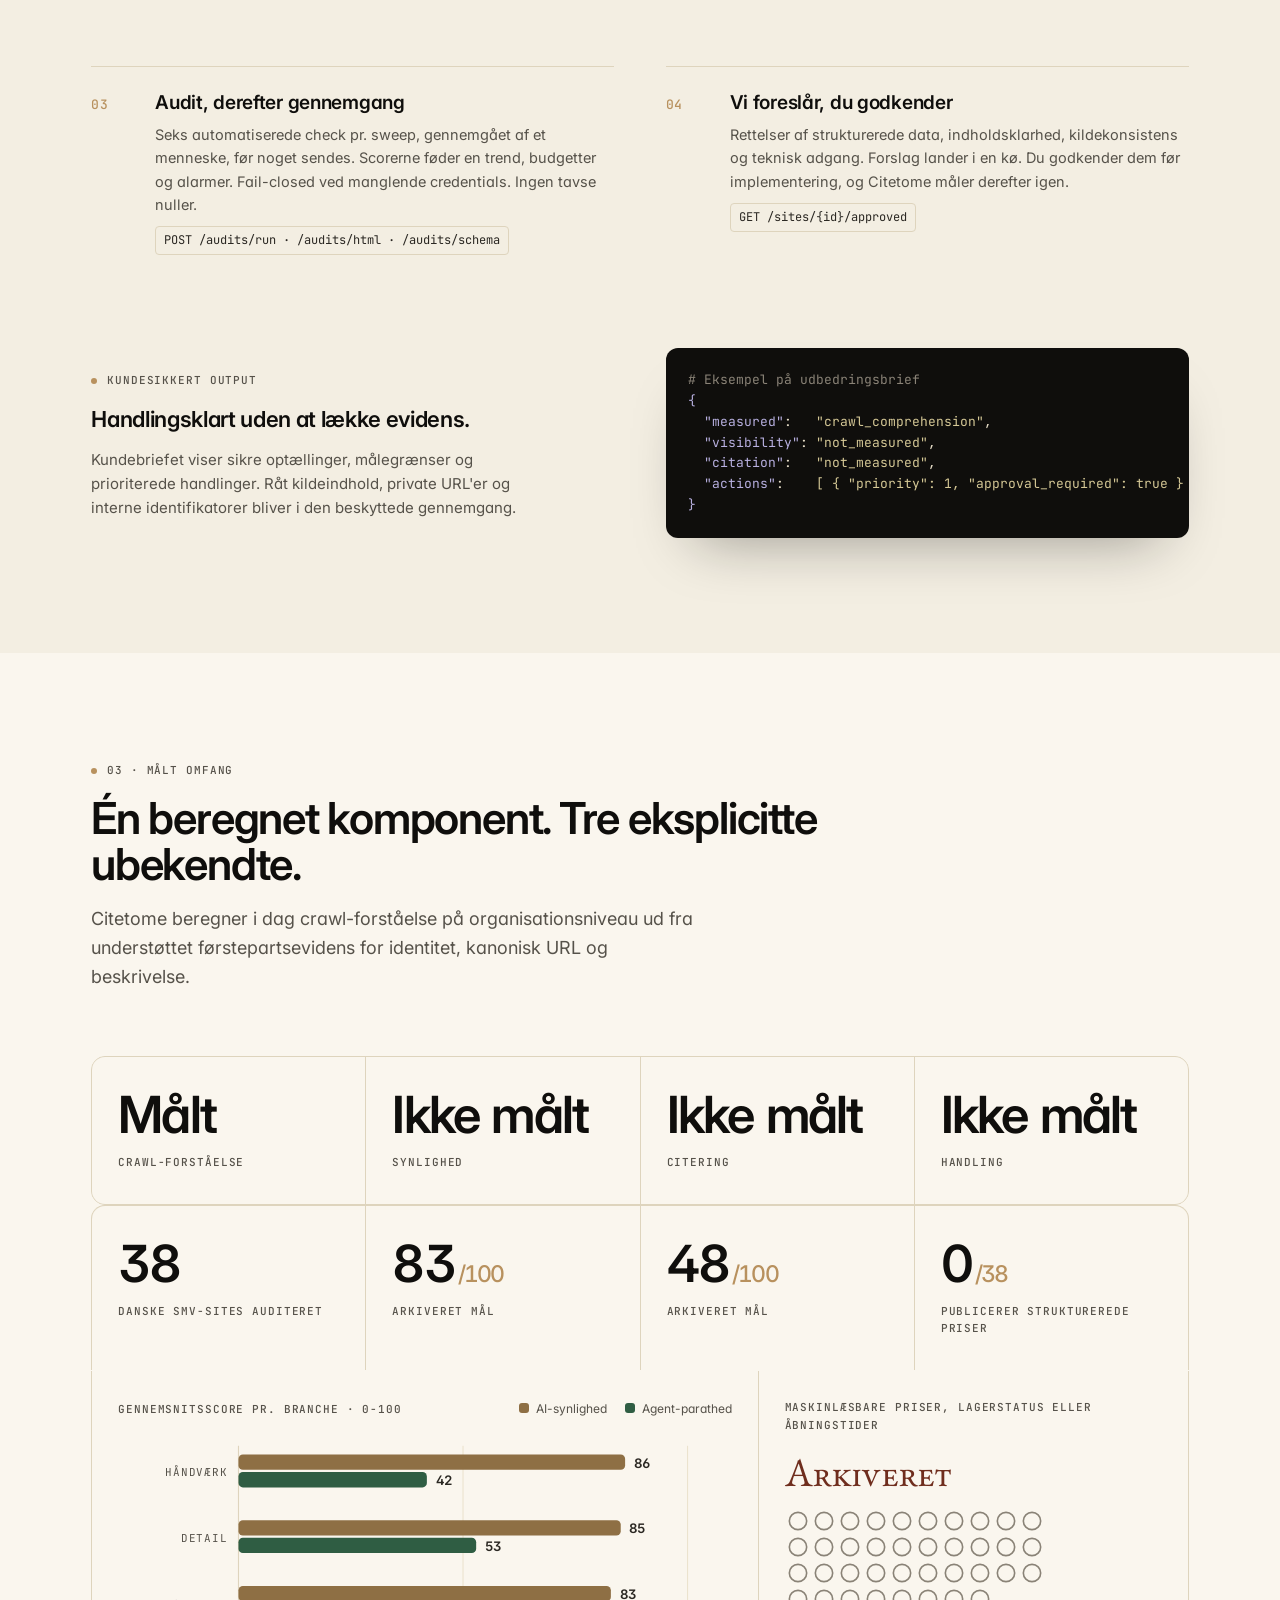
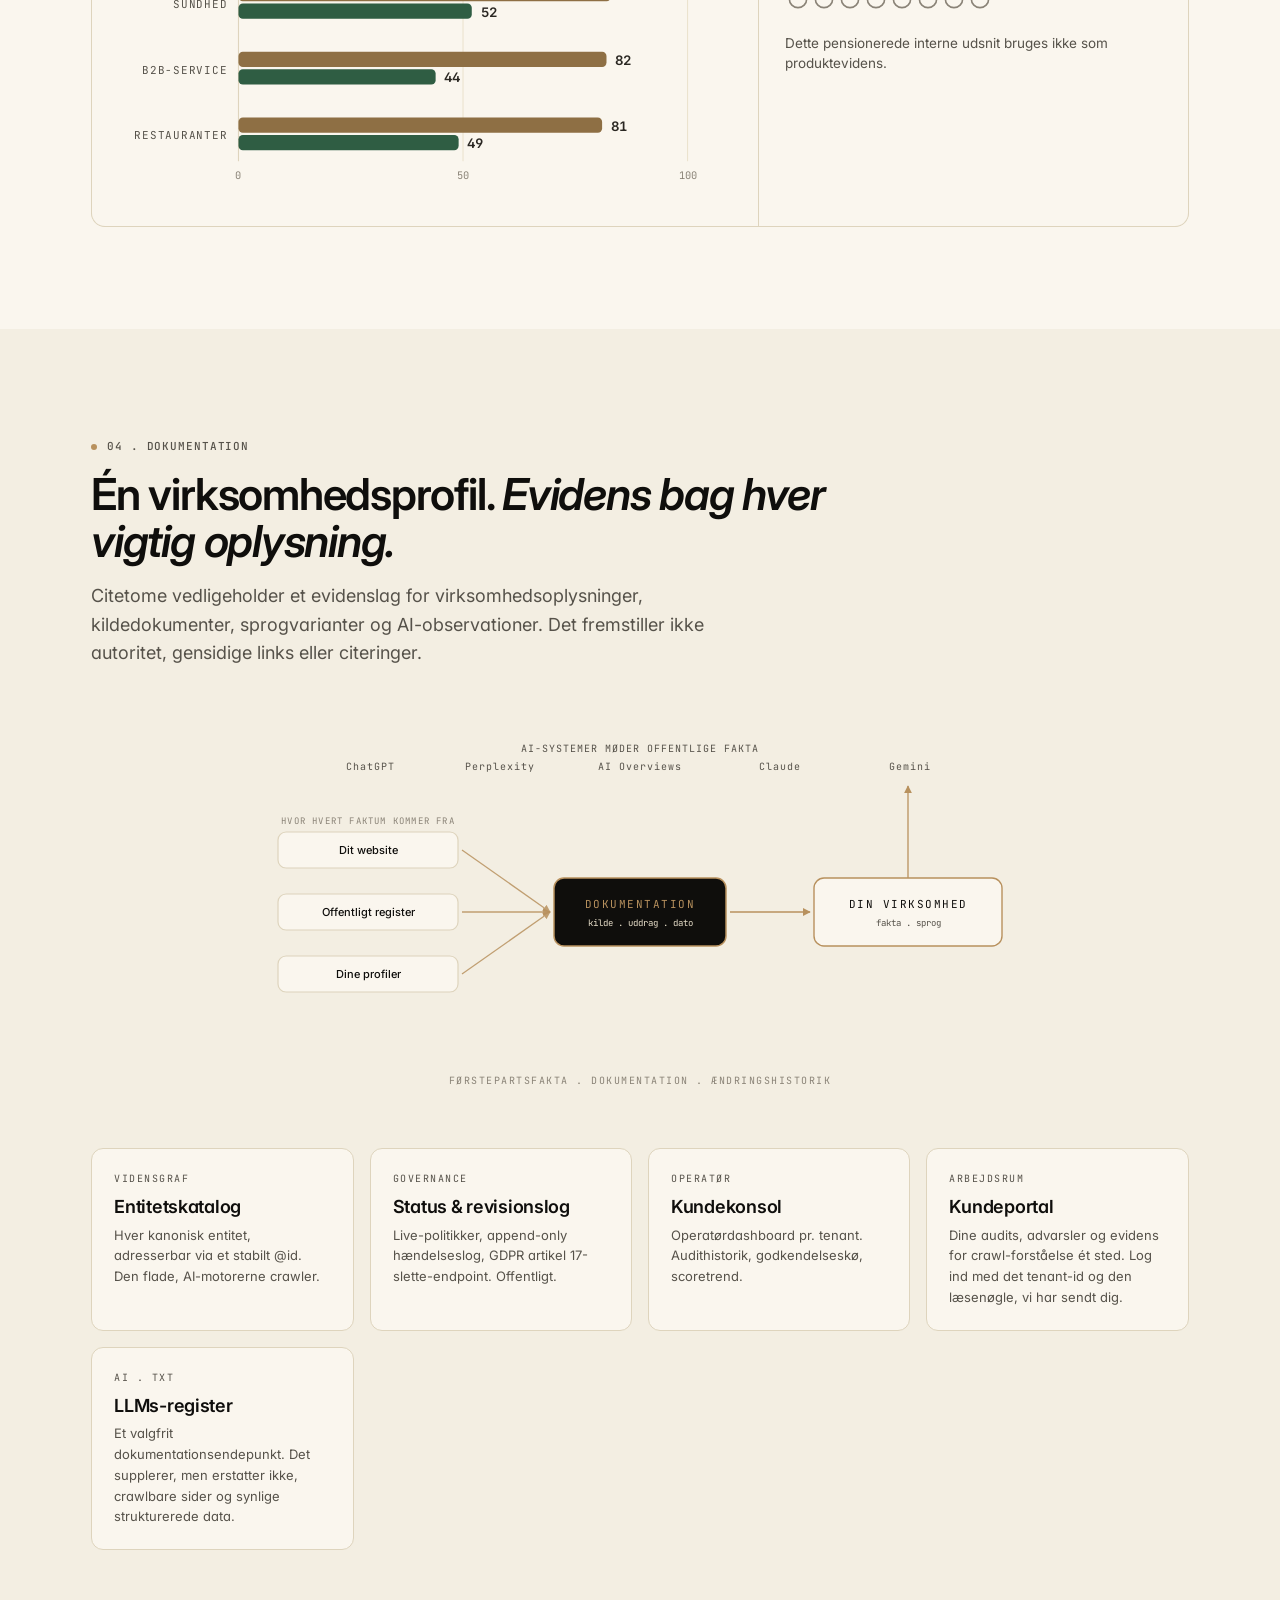
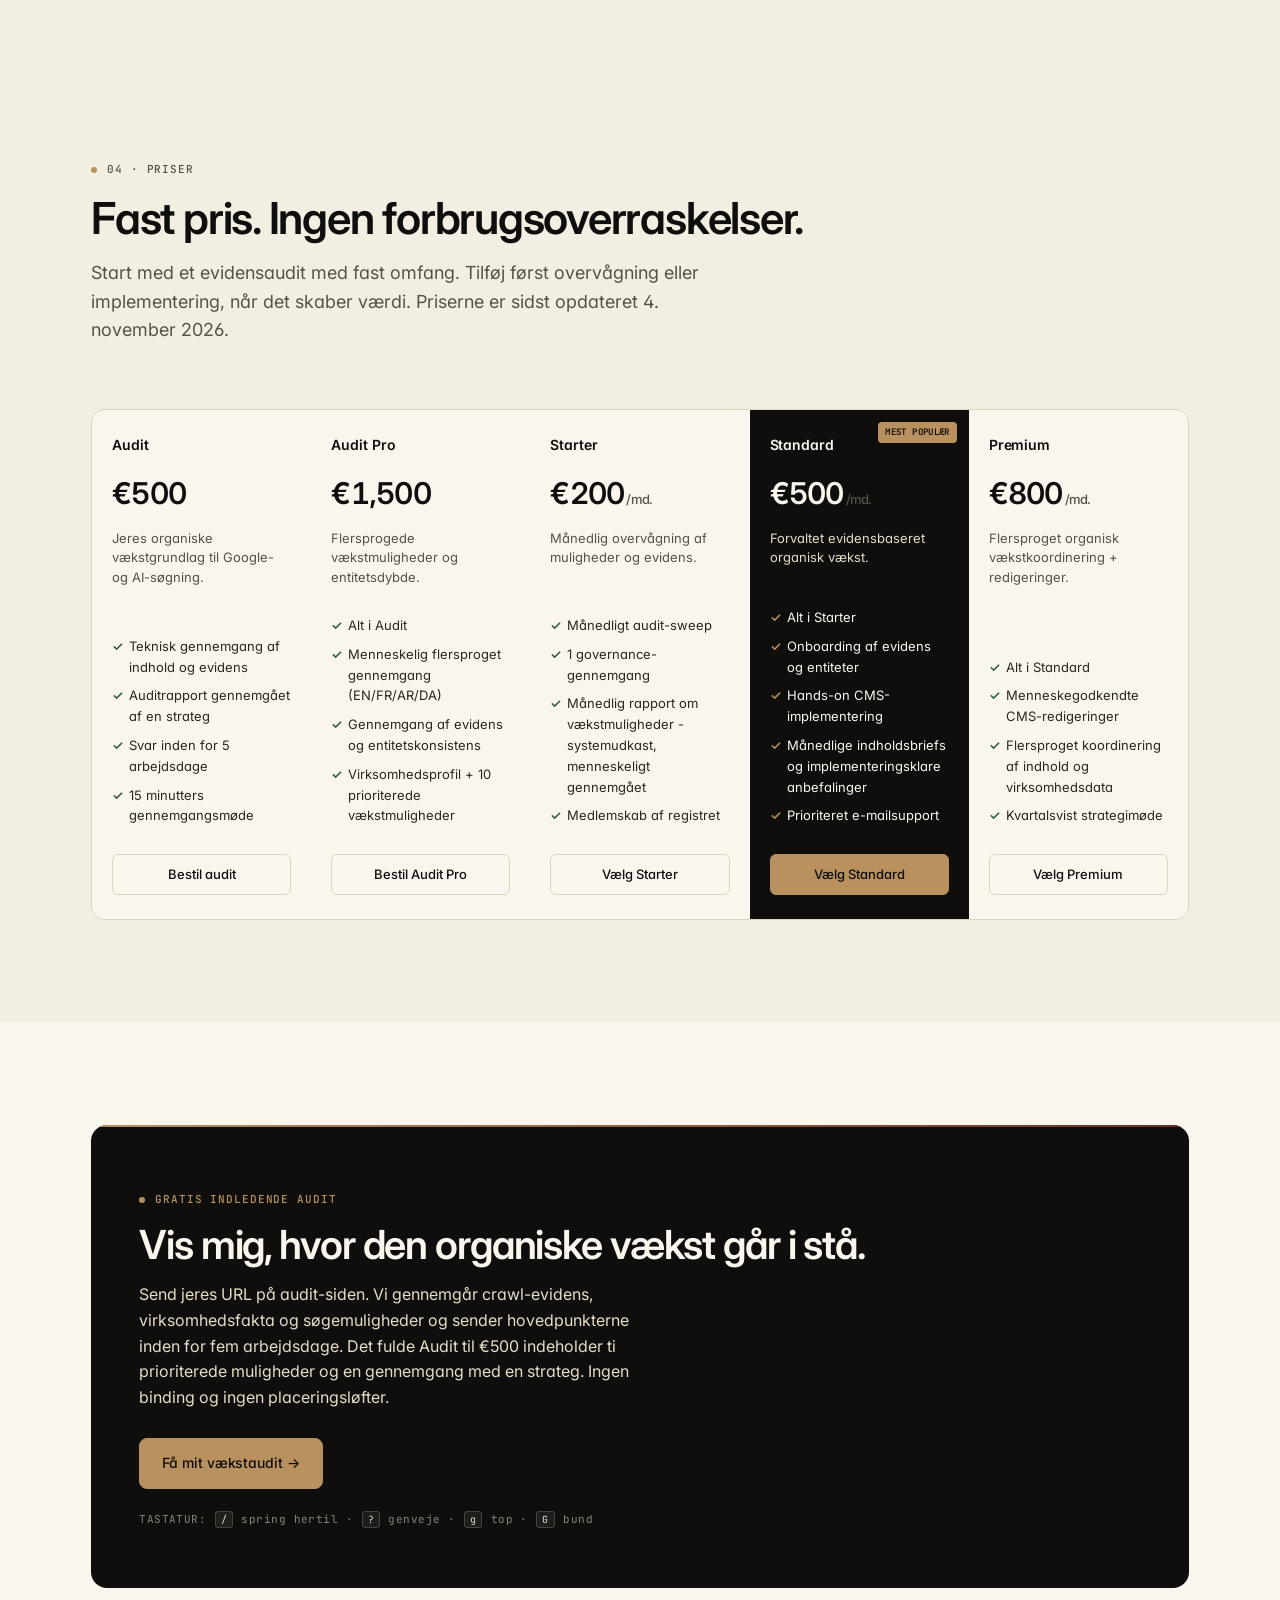
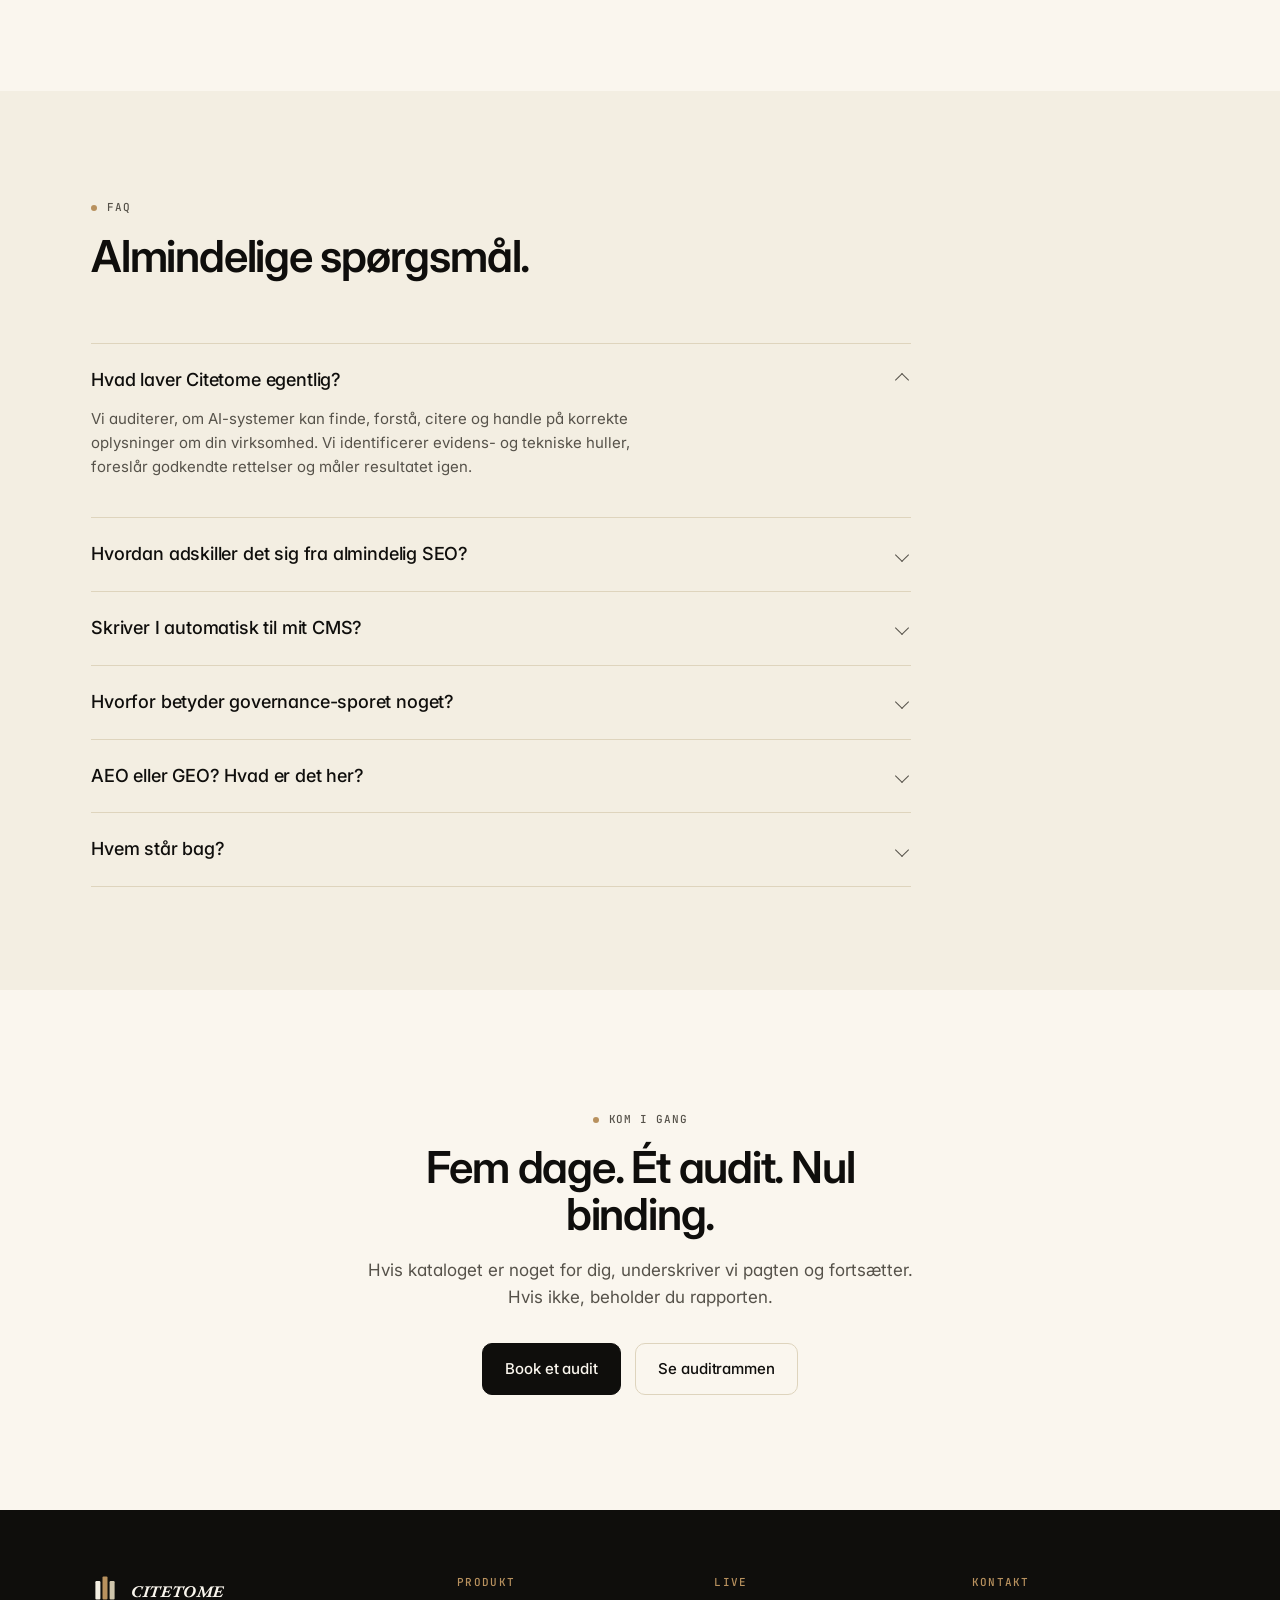
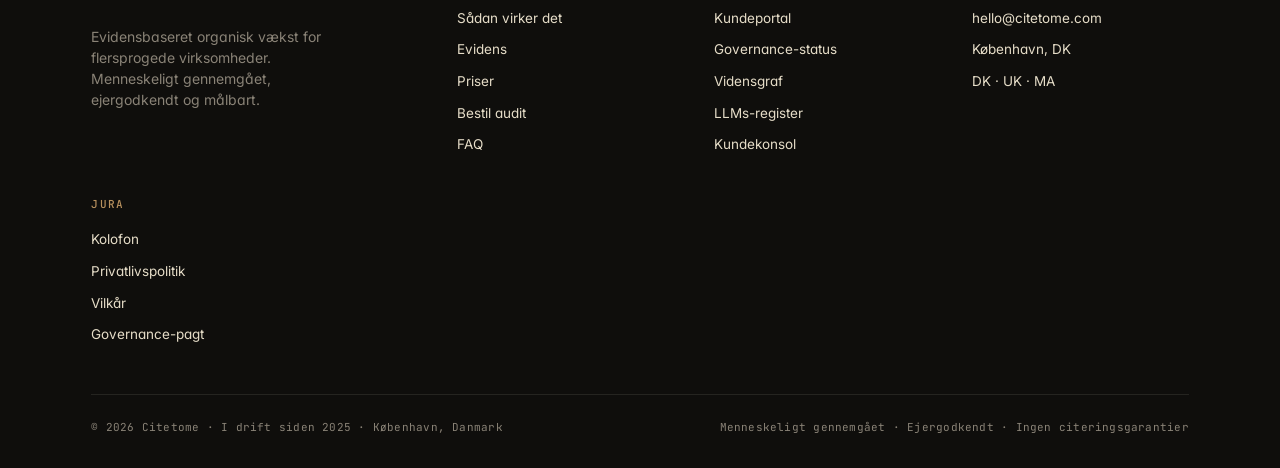
<file: da/index.html>
<!DOCTYPE html>
<html lang="da">
<head>
  <meta charset="UTF-8">
  <meta name="viewport" content="width=device-width, initial-scale=1.0">
  <title>Evidensbaseret vækst i Google- og AI-søgning - Citetome</title>
  <meta name="description" content="Find 10 vækstmuligheder i Google- og AI-søgning på fem arbejdsdage. Verificerede fakta bliver til ejergodkendt indhold og siteforbedringer.">
  <meta property="og:title" content="Citetome - Evidensbaseret organisk vækst">
  <meta property="og:description" content="Find 10 prioriterede vækstmuligheder i Google- og AI-søgning med verificeret virksomhedsevidens og menneskelig gennemgang.">
  <meta property="og:type" content="website">
  <meta property="og:url" content="https://citetome.com/da/">
  <meta property="og:site_name" content="Citetome">
  <meta property="og:locale" content="da_DK">
  <meta property="og:image" content="https://citetome.com/img/og-card.png">
  <meta property="og:image:width" content="1200">
  <meta property="og:image:height" content="675">
  <meta name="twitter:card" content="summary_large_image">
  <meta name="twitter:title" content="Citetome - Evidensbaseret organisk vækst">
  <meta name="twitter:description" content="Find 10 prioriterede vækstmuligheder i Google- og AI-søgning med verificeret virksomhedsevidens og menneskelig gennemgang.">
  <meta name="theme-color" content="#FAF6EE">
  <meta name="robots" content="index, follow, max-image-preview:large, max-snippet:-1">
  <meta name="author" content="Yossra Benzad">
  <link rel="canonical" href="https://citetome.com/da/">
  <link rel="alternate" hreflang="en" href="https://citetome.com/">
  <link rel="alternate" hreflang="da" href="https://citetome.com/da/">
  <link rel="alternate" hreflang="fr" href="https://citetome.com/fr/">
  <link rel="alternate" hreflang="x-default" href="https://citetome.com/">
  <link rel="sitemap" type="application/xml" href="/sitemap.xml">

  <script type="application/ld+json">
  {
    "@context": "https://schema.org",
    "@graph": [
      {
        "@type": "Organization",
        "@id": "https://citetome.com/#org",
        "name": "Citetome",
        "url": "https://citetome.com/",
        "logo": "https://citetome.com/favicon.svg",
        "email": "hello@citetome.com",
        "description": "Evidensbaserede organiske vækstaudits og menneskeligt gennemgåede forbedringer for flersprogede virksomheder i Google- og AI-søgning.",
        "address": {
          "@type": "PostalAddress",
          "addressLocality": "Copenhagen",
          "addressCountry": "DK"
        },
        "founder": {
          "@type": "Person",
          "name": "Yossra Benzad"
        }
      },
      {
        "@type": "WebSite",
        "@id": "https://citetome.com/#website",
        "name": "Citetome",
        "url": "https://citetome.com/",
        "publisher": { "@id": "https://citetome.com/#org" },
        "inLanguage": "da"
      },
      {
        "@type": "SoftwareApplication",
        "@id": "https://citetome.com/#app",
        "name": "Citetome",
        "applicationCategory": "BusinessApplication",
        "operatingSystem": "Web",
        "provider": { "@id": "https://citetome.com/#org" },
        "offers": [
          {"@type": "Offer", "name": "Audit", "price": "500", "priceCurrency": "EUR", "availability": "https://schema.org/InStock"},
          {"@type": "Offer", "name": "Audit Pro", "price": "1500", "priceCurrency": "EUR", "availability": "https://schema.org/InStock"},
          {"@type": "Offer", "name": "Managed Starter", "price": "200", "priceCurrency": "EUR", "priceSpecification": {"@type": "UnitPriceSpecification", "price": "200", "priceCurrency": "EUR", "unitCode": "MON", "referenceQuantity": {"@type": "QuantitativeValue", "value": 1, "unitCode": "MON"}}, "availability": "https://schema.org/InStock"},
          {"@type": "Offer", "name": "Managed Standard", "price": "500", "priceCurrency": "EUR", "priceSpecification": {"@type": "UnitPriceSpecification", "price": "500", "priceCurrency": "EUR", "unitCode": "MON", "referenceQuantity": {"@type": "QuantitativeValue", "value": 1, "unitCode": "MON"}}, "availability": "https://schema.org/InStock"},
          {"@type": "Offer", "name": "Managed Premium", "price": "800", "priceCurrency": "EUR", "priceSpecification": {"@type": "UnitPriceSpecification", "price": "800", "priceCurrency": "EUR", "unitCode": "MON", "referenceQuantity": {"@type": "QuantitativeValue", "value": 1, "unitCode": "MON"}}, "availability": "https://schema.org/InStock"}
        ]
      }
    ]
  }
  </script>

  <link rel="preconnect" href="https://fonts.googleapis.com">
  <link rel="preconnect" href="https://fonts.gstatic.com" crossorigin>
  <link rel="preconnect" href="https://api.citetome.com">
  <link href="https://fonts.googleapis.com/css2?family=EB+Garamond:ital,wght@0,500;1,500&family=Inter:wght@400;450;500;600;700&family=JetBrains+Mono:wght@400;500&display=swap" rel="stylesheet">

  <link rel="icon" type="image/svg+xml" href="/favicon.svg">

  <style>
    :root {
      --bone:     #FAF6EE;
      --paper:    #F3EEE2;
      --tea:      #E6DDC8;
      --ink:      #0F0E0C;
      --ink-soft: #2A2722;
      --ink-mid:  #56524A;
      --stone:    #8A8377;
      --gold:     #B8915E;
      --gold-dim: #8E6F44;
      --oxblood:  #6F2D1D;
      --rule:     #DED4BD;
      --rule-soft:#EBE3CE;
      --green:    #2F5D43;
      --green-bg: #DDE7DF;

      --serif: 'EB Garamond', 'Iowan Old Style', Georgia, serif;
      --sans:  'Inter', -apple-system, 'Segoe UI', Roboto, sans-serif;
      --mono:  'JetBrains Mono', 'SF Mono', Consolas, monospace;

      --container: 1200px;
      --gutter: clamp(20px, 4vw, 56px);
      --ease: cubic-bezier(0.22, 1, 0.36, 1);
    }

    *, *::before, *::after { box-sizing: border-box; }
    html { -webkit-text-size-adjust: 100%; scroll-behavior: smooth; scroll-padding-top: 80px; }
    body {
      margin: 0; background: var(--bone); color: var(--ink);
      font-family: var(--sans); font-size: 16px; line-height: 1.6;
      font-feature-settings: 'cv11', 'ss01';
      -webkit-font-smoothing: antialiased; -moz-osx-font-smoothing: grayscale;
      text-rendering: optimizeLegibility;
    }
    img, svg { display: block; max-width: 100%; }
    a { color: var(--ink); text-decoration: none; transition: color 0.18s var(--ease); }
    a:hover { color: var(--oxblood); }
    button { font-family: inherit; cursor: pointer; }

    .container { max-width: var(--container); margin: 0 auto; padding: 0 var(--gutter); }

    h1, h2, h3, h4 {
      font-family: var(--sans);
      font-weight: 600;
      letter-spacing: -0.025em;
      margin: 0; color: var(--ink); line-height: 1.05;
    }
    h1 { font-size: clamp(44px, 6.5vw, 80px); letter-spacing: -0.035em; }
    h2 { font-size: clamp(30px, 3.5vw, 44px); letter-spacing: -0.028em; }
    h3 { font-size: clamp(20px, 1.6vw, 22px); line-height: 1.3; font-weight: 600; letter-spacing: -0.015em; }
    h4 { font-size: 14px; font-weight: 600; letter-spacing: 0.01em; }
    p { margin: 0 0 1.1em; max-width: 64ch; color: var(--ink-soft); }

    .eyebrow {
      display: inline-flex; align-items: center; gap: 10px;
      font-family: var(--mono); font-size: 11px; font-weight: 500;
      letter-spacing: 0.08em; text-transform: uppercase; color: var(--ink-mid);
    }
    .eyebrow::before {
      content: ''; display: inline-block;
      width: 6px; height: 6px; background: var(--gold);
      border-radius: 50%;
    }
    .tag {
      display: inline-flex; align-items: center; gap: 6px;
      padding: 4px 10px;
      background: var(--paper); border: 1px solid var(--rule);
      border-radius: 999px;
      font-family: var(--mono); font-size: 11px; font-weight: 500;
      color: var(--ink-mid); letter-spacing: 0.02em;
    }
    .tag .dot { width: 6px; height: 6px; border-radius: 50%; background: var(--green); }

    .accent { color: var(--oxblood); }
    .quiet { color: var(--ink-mid); }

    /* progress */
    .progress {
      position: fixed; top: 0; left: 0; height: 2px; background: var(--ink);
      width: 0; z-index: 200; transition: width 0.1s linear;
    }

    /* nav */
    .nav {
      position: sticky; top: 0;
      background: rgba(250, 246, 238, 0.82);
      backdrop-filter: saturate(180%) blur(14px);
      -webkit-backdrop-filter: saturate(180%) blur(14px);
      z-index: 50;
      border-bottom: 1px solid transparent;
      transition: border-color 0.3s var(--ease), background 0.3s var(--ease);
    }
    .nav.scrolled { border-bottom-color: var(--rule); background: rgba(250, 246, 238, 0.96); }
    .nav-inner {
      max-width: var(--container); margin: 0 auto;
      padding: 16px clamp(16px, 3vw, 40px);
      display: flex; align-items: center; justify-content: space-between; gap: 20px;
    }
    .nav-links { flex-shrink: 0; }
    .brand { display: inline-flex; align-items: center; gap: 12px; text-decoration: none; }
    .brand-mark {
      width: 28px; height: 28px; flex-shrink: 0;
      transition: transform 0.5s var(--ease);
    }
    .brand:hover .brand-mark { transform: scale(1.06); }
    .brand-word {
      font-family: var(--serif); font-style: italic; font-weight: 500;
      font-size: 26px; letter-spacing: -0.015em; color: var(--ink);
      line-height: 1;
    }
    .nav-links { display: flex; gap: 22px; align-items: center; font-size: 14px; font-weight: 450; flex-wrap: wrap; justify-content: flex-end; }
    @media (max-width: 1080px) { .nav-links { gap: 16px; font-size: 13px; } }
    .nav-links a {
      color: var(--ink-soft); position: relative; padding: 4px 0;
    }
    .nav-links a::after {
      content: ''; position: absolute; left: 0; bottom: -2px;
      width: 100%; height: 1.5px; background: var(--ink);
      transform: scaleX(0); transform-origin: left;
      transition: transform 0.3s var(--ease);
    }
    .nav-links a:hover::after, .nav-links a.active::after { transform: scaleX(1); }
    .nav-links a.active { color: var(--ink); }
    /* Specificity fix: .nav-links a overrides .btn color, leaving the inverted
       nav button as dark text on a dark background. Force the readable palette
       here and suppress the underline pseudo on the button. */
    .nav-links a.btn { color: var(--bone); }
    .nav-links a.btn:hover { color: var(--bone); }
    .nav-links a.btn::after { display: none; }

    /* Gutter decoration: tiny editorial bracket frame in the side margins on
       ultra-wide viewports (>=1500px). Picks up the logo's open/close bracket
       motif plus the golden orb. Sits behind content with pointer-events off. */
    .gutter-decor { position: fixed; top: 50%; transform: translateY(-50%); width: 60px; height: 360px; opacity: 0; pointer-events: none; z-index: 1; transition: opacity 0.6s var(--ease); }
    .gutter-decor.left  { left: max(20px, calc((100vw - 1200px) / 2 - 90px)); }
    .gutter-decor.right { right: max(20px, calc((100vw - 1200px) / 2 - 90px)); }
    @media (min-width: 1500px) { .gutter-decor { opacity: 0.55; } }
    @media (prefers-reduced-motion: reduce) { .gutter-decor { transition: none; } }

    .btn {
      display: inline-flex; align-items: center; gap: 8px;
      padding: 10px 18px; border-radius: 8px;
      font-family: var(--sans); font-size: 14px; font-weight: 500;
      border: 1px solid var(--ink); background: var(--ink); color: var(--bone);
      cursor: pointer; transition: all 0.2s var(--ease); text-decoration: none;
      letter-spacing: -0.005em;
    }
    .btn:hover { background: var(--oxblood); border-color: var(--oxblood); transform: translateY(-1px); }
    .btn-ghost { background: transparent; color: var(--ink); border-color: var(--rule); }
    .btn-ghost:hover { border-color: var(--ink); background: transparent; color: var(--ink); transform: translateY(-1px); }
    .btn-lg { padding: 13px 22px; font-size: 15px; border-radius: 10px; }
    .btn-link {
      display: inline-flex; align-items: center; gap: 6px;
      font-family: var(--sans); font-size: 14px; font-weight: 500;
      color: var(--ink);
    }
    .btn-link:hover { color: var(--oxblood); }
    .btn-link .arrow { transition: transform 0.2s var(--ease); }
    .btn-link:hover .arrow { transform: translateX(4px); }

    @media (max-width: 880px) {
      .nav-inner { flex-wrap: wrap; row-gap: 8px; padding: 12px clamp(16px, 3vw, 40px); }
      .nav-links { order: 3; width: 100%; justify-content: flex-start; gap: 14px; font-size: 13px; overflow-x: auto; -webkit-overflow-scrolling: touch; padding-bottom: 4px; flex-wrap: nowrap; }
      .nav-links::-webkit-scrollbar { height: 0; }
      .nav-links > a { white-space: nowrap; flex-shrink: 0; }
      .nav-links > a.btn { display: none; }
      .nav-inner > a.brand + .nav-cta-mobile { display: inline-flex; }
    }
    /* mobile-only Request audit pinned next to brand on the top row */
    .nav-cta-mobile { display: none; padding: 8px 14px; border-radius: 8px; font-family: var(--sans); font-size: 13px; font-weight: 500; border: 1px solid var(--ink); background: var(--ink); color: var(--bone); text-decoration: none; }
    .nav-cta-mobile:hover { background: var(--oxblood); border-color: var(--oxblood); color: var(--bone); }
    @media (max-width: 460px) {
      .nav-links { font-size: 12px; gap: 12px; }
      .brand-word { font-size: 22px; }
    }

    /* reveal */
    .reveal { opacity: 0; transform: translateY(20px); transition: opacity 0.7s var(--ease), transform 0.7s var(--ease); }
    .reveal.in { opacity: 1; transform: translateY(0); }
    .reveal.d1 { transition-delay: 0.06s; }
    .reveal.d2 { transition-delay: 0.12s; }
    .reveal.d3 { transition-delay: 0.18s; }
    @media (prefers-reduced-motion: reduce) { .reveal { opacity: 1; transform: none; transition: none; } html { scroll-behavior: auto; } }

    /* ───────── hero ───────── */
    .hero { padding: clamp(48px, 6vw, 88px) 0 clamp(56px, 8vw, 120px); position: relative; overflow: hidden; }
    /* atmospheric mesh - soft 3D feel, no movement */
    .hero::before {
      content: ''; position: absolute; inset: -10%;
      background:
        radial-gradient(900px 500px at 12% -10%, rgba(184,145,94,0.16), transparent 55%),
        radial-gradient(700px 400px at 90% 30%, rgba(111,45,29,0.07), transparent 60%),
        radial-gradient(500px 300px at 50% 100%, rgba(47,93,67,0.06), transparent 65%);
      pointer-events: none; z-index: 0;
    }
    .hero .container { position: relative; z-index: 1; }

    /* 3D extruded brackets - large ornament floating in negative space */
    .hero-decor {
      position: absolute;
      right: -120px; top: 30%;
      width: 580px; height: 580px;
      pointer-events: none;
      opacity: 0.55;
      z-index: 0;
      filter: drop-shadow(0 30px 60px rgba(15,14,12,0.08));
    }
    @media (max-width: 920px) { .hero-decor { right: -200px; top: auto; bottom: -120px; width: 380px; height: 380px; opacity: 0.35; } }
    .hero-grid {
      display: grid; grid-template-columns: 1.05fr 1fr;
      gap: clamp(40px, 5vw, 80px); align-items: center;
    }
    @media (max-width: 920px) { .hero-grid { grid-template-columns: 1fr; gap: 56px; } }
    .hero h1 {
      margin-top: 28px;
      font-size: clamp(44px, 6.5vw, 80px);
      line-height: 1.02;
    }
    .hero h1 .accent { color: var(--oxblood); }
    .hero h1 em { font-family: var(--serif); font-style: italic; font-weight: 500; color: var(--ink); letter-spacing: -0.02em; }
    .hero-sub {
      font-size: clamp(17px, 1.6vw, 19px);
      line-height: 1.55; color: var(--ink-mid);
      margin: 28px 0 32px; max-width: 32em;
    }
    .hero-actions { display: flex; gap: 14px; flex-wrap: wrap; align-items: center; margin-bottom: 36px; }
    .hero-trust {
      display: flex; gap: 22px; flex-wrap: wrap; align-items: center;
      padding-top: 20px; border-top: 1px solid var(--rule);
      font-family: var(--mono); font-size: 11px; font-weight: 500;
      letter-spacing: 0.04em; text-transform: uppercase; color: var(--ink-mid);
    }
    .hero-trust .dot { width: 5px; height: 5px; border-radius: 50%; background: var(--green); display: inline-block; margin-right: 6px; }

    /* product card (the dashboard mock) - 3D tilt-ready */
    .pc-stage { perspective: 1400px; perspective-origin: 50% 30%; }
    .product-card {
      background: linear-gradient(180deg, #FFFFFF 0%, var(--bone) 100%);
      border: 1px solid var(--rule);
      border-radius: 14px;
      padding: 22px;
      box-shadow:
        0 1px 0 rgba(15,14,12,0.04),
        0 2px 8px rgba(15,14,12,0.04),
        0 24px 40px -24px rgba(15,14,12,0.14),
        0 60px 120px -40px rgba(15,14,12,0.22);
      position: relative; overflow: hidden;
      transform-style: preserve-3d;
      transform: rotateX(var(--rx, 0deg)) rotateY(var(--ry, 0deg));
      transition: transform 0.4s var(--ease), box-shadow 0.4s var(--ease);
      will-change: transform;
    }
    .product-card > * { transform: translateZ(0); }
    .product-card .pc-head, .product-card .pc-summary, .product-card .pc-foot { transform: translateZ(20px); }
    .product-card .pc-rows { transform: translateZ(10px); }
    .product-card::before {
      content: ''; position: absolute; inset: 0;
      background:
        radial-gradient(800px 200px at -10% -10%, rgba(184,145,94,0.08), transparent 60%),
        radial-gradient(600px 200px at 110% 110%, rgba(111,45,29,0.05), transparent 60%);
      pointer-events: none;
    }
    .pc-head {
      position: relative;
      display: flex; align-items: center; justify-content: space-between;
      padding-bottom: 14px; margin-bottom: 14px;
      border-bottom: 1px solid var(--rule-soft);
    }
    .pc-head .lbl { font-family: var(--mono); font-size: 11px; color: var(--ink-mid); letter-spacing: 0.06em; }
    .pc-head .live { display: inline-flex; align-items: center; gap: 6px; font-family: var(--mono); font-size: 10px; color: var(--green); letter-spacing: 0.08em; }
    .pc-head .live::before { content: ''; width: 6px; height: 6px; border-radius: 50%; background: var(--green); animation: pulse 2s var(--ease) infinite; }
    @keyframes pulse { 0%,100%{opacity:1;transform:scale(1);} 50%{opacity:0.4;transform:scale(0.8);} }

    .pc-summary {
      position: relative;
      display: grid; grid-template-columns: 1.4fr 1fr 1fr; gap: 14px;
      padding: 6px 0 16px; margin-bottom: 12px; border-bottom: 1px solid var(--rule-soft);
    }
    .pc-summary .cell { display: flex; flex-direction: column; gap: 4px; }
    .pc-summary .k { font-family: var(--mono); font-size: 10px; color: var(--ink-mid); letter-spacing: 0.06em; text-transform: uppercase; }
    .pc-summary .v { font-size: 22px; font-weight: 600; color: var(--ink); letter-spacing: -0.02em; font-variant-numeric: tabular-nums; }
    .pc-summary .v small { font-size: 12px; font-weight: 500; color: var(--green); margin-left: 4px; letter-spacing: 0.01em; }

    .pc-rows { position: relative; display: grid; gap: 2px; }
    .pc-row {
      display: grid; grid-template-columns: 1.6fr 0.6fr 1fr 0.6fr;
      align-items: center; gap: 14px;
      padding: 10px 8px; border-radius: 6px;
      transition: background 0.15s var(--ease);
      font-size: 13px;
    }
    .pc-row:hover { background: rgba(184,145,94,0.08); }
    .pc-row .site { font-weight: 500; color: var(--ink); display: flex; align-items: center; gap: 8px; }
    .pc-row .site .country { font-family: var(--mono); font-size: 9px; padding: 2px 5px; background: var(--paper); border: 1px solid var(--rule); border-radius: 3px; color: var(--ink-mid); letter-spacing: 0.04em; }
    .pc-row .score { font-family: var(--mono); font-size: 12px; color: var(--ink); font-variant-numeric: tabular-nums; text-align: right; }
    .pc-row .spark { width: 100%; height: 22px; }
    .pc-row .status { display: inline-flex; align-items: center; gap: 5px; font-family: var(--mono); font-size: 10px; letter-spacing: 0.04em; text-transform: uppercase; }
    .pc-row .status::before { content: ''; width: 6px; height: 6px; border-radius: 50%; }
    .pc-row .status.ok { color: var(--green); }
    .pc-row .status.ok::before { background: var(--green); }
    .pc-row .status.warn { color: var(--gold-dim); }
    .pc-row .status.warn::before { background: var(--gold); }
    .pc-row .status.err { color: var(--oxblood); }
    .pc-row .status.err::before { background: var(--oxblood); }

    .pc-foot { position: relative; padding-top: 14px; margin-top: 12px; border-top: 1px solid var(--rule-soft); display: flex; justify-content: space-between; align-items: center; font-family: var(--mono); font-size: 11px; color: var(--ink-mid); letter-spacing: 0.03em; }
    .pc-caption { margin-top: 10px; font-family: var(--mono); font-size: 10px; letter-spacing: 0.05em; color: var(--ink-mid); }

    /* logos strip */
    .logos {
      padding: 36px 0 24px;
      border-top: 1px solid var(--rule-soft);
      border-bottom: 1px solid var(--rule-soft);
    }
    .logos-label { font-family: var(--mono); font-size: 11px; font-weight: 500; letter-spacing: 0.12em; text-transform: uppercase; color: var(--ink-mid); text-align: center; margin-bottom: 18px; }
    .logos-row { display: flex; flex-wrap: wrap; gap: 36px; justify-content: center; align-items: center; }
    .logos-row .l {
      font-family: var(--sans);
      font-weight: 500;
      font-size: 18px;
      color: var(--ink-mid);
      letter-spacing: -0.01em;
      opacity: 0.8;
      transition: opacity 0.2s var(--ease), color 0.2s var(--ease);
    }
    .logos-row .l:hover { opacity: 1; color: var(--ink); }

    /* sections */
    section { padding: clamp(72px, 8vw, 110px) 0; position: relative; }
    section.tinted { background: var(--paper); }
    .section-head {
      max-width: 760px; margin-bottom: clamp(40px, 5vw, 64px);
    }
    .section-head h2 { margin-top: 14px; }
    .section-head p { margin-top: 18px; font-size: 18px; color: var(--ink-mid); max-width: 56ch; }

    /* features grid */
    .features { display: grid; grid-template-columns: repeat(3, 1fr); gap: 1px; background: var(--rule); border: 1px solid var(--rule); border-radius: 14px; overflow: hidden; }
    @media (max-width: 880px) { .features { grid-template-columns: repeat(2, 1fr); } }
    @media (max-width: 560px) { .features { grid-template-columns: 1fr; } }
    .feature {
      background: var(--bone);
      padding: 32px 28px; position: relative;
      transition: background 0.25s var(--ease);
    }
    .feature:hover { background: #FFFFFF; }
    .feature .icon {
      width: 36px; height: 36px;
      border: 1px solid var(--rule);
      border-radius: 8px;
      background: var(--paper);
      display: grid; place-items: center;
      margin-bottom: 22px;
      color: var(--ink); transition: border-color 0.25s var(--ease);
    }
    .feature:hover .icon { border-color: var(--ink); }
    .feature h3 { font-size: 17px; margin-bottom: 8px; }
    .feature p { font-size: 14px; line-height: 1.55; color: var(--ink-mid); margin: 0; max-width: none; }

    /* steps */
    .steps { display: grid; grid-template-columns: 1fr 1fr; gap: clamp(28px, 4vw, 56px); }
    @media (max-width: 720px) { .steps { grid-template-columns: 1fr; } }
    .step {
      display: grid; grid-template-columns: 48px 1fr; gap: 16px;
      padding: 24px 0; border-top: 1px solid var(--rule);
    }
    .step:nth-child(-n+2) { border-top: 0; padding-top: 0; }
    @media (max-width: 720px) { .step:nth-child(2) { border-top: 1px solid var(--rule); padding-top: 24px; } }
    .step .num {
      font-family: var(--mono); font-size: 13px; font-weight: 500;
      color: var(--gold); padding-top: 4px; letter-spacing: 0.04em;
    }
    .step h3 { font-size: 19px; margin-bottom: 8px; }
    .step p { color: var(--ink-mid); font-size: 14.5px; margin: 0; max-width: none; line-height: 1.6; }
    .step code {
      display: inline-block; margin-top: 10px;
      font-family: var(--mono); font-size: 12px;
      background: var(--paper); border: 1px solid var(--rule);
      padding: 4px 8px; border-radius: 4px; color: var(--ink-soft);
    }

    /* code/API showcase */
    .api-show {
      display: grid; grid-template-columns: 1fr 1fr; gap: clamp(28px, 4vw, 56px);
      align-items: center; margin-top: 56px;
    }
    @media (max-width: 880px) { .api-show { grid-template-columns: 1fr; } }
    .api-show h3 { font-size: 22px; margin-bottom: 14px; }
    .api-show p { font-size: 15px; color: var(--ink-mid); margin: 0; max-width: 50ch; }
    .code-block {
      background: var(--ink);
      border-radius: 12px;
      padding: 22px;
      font-family: var(--mono); font-size: 13px; line-height: 1.6;
      color: var(--tea);
      overflow-x: auto;
      box-shadow: 0 30px 60px -30px rgba(15,14,12,0.4);
    }
    .code-block .c-key { color: #B8B0E0; }
    .code-block .c-str { color: #D5C896; }
    .code-block .c-cmt { color: var(--stone); }
    .code-block .c-method { color: #6FBF8A; }

    /* numbers */
    .numbers {
      display: grid; grid-template-columns: repeat(4, 1fr);
      gap: 1px; background: var(--rule);
      border: 1px solid var(--rule); border-radius: 14px; overflow: hidden;
    }
    @media (max-width: 720px) { .numbers { grid-template-columns: repeat(2, 1fr); } }
    .stat { background: var(--bone); padding: 32px 26px; text-align: left; transition: background 0.3s var(--ease); }
    .stat:hover { background: #FFFFFF; }
    .stat .big {
      font-size: clamp(38px, 4vw, 52px); line-height: 1; color: var(--ink);
      letter-spacing: -0.035em; font-variant-numeric: tabular-nums; font-weight: 600;
    }
    .stat .big small { font-size: 0.45em; color: var(--gold); margin-left: 3px; font-weight: 500; }
    .stat .label { margin-top: 14px; font-family: var(--mono); font-size: 11px; font-weight: 500; letter-spacing: 0.08em; text-transform: uppercase; color: var(--ink-mid); }
    /* benchmark visuals */
    .bench-viz {
      margin-top: 1px;
      display: grid; grid-template-columns: 1.55fr 1fr;
      gap: 1px; background: var(--rule);
      border: 1px solid var(--rule); border-top: none;
      border-radius: 0 0 14px 14px; overflow: hidden;
    }
    .bench-viz + .bench-note { margin-top: 14px; }
    #numbers .numbers.has-viz { border-radius: 14px 14px 0 0; border-bottom: none; }
    .bench-card { background: var(--bone); padding: 28px 26px; margin: 0; }
    .bench-card figcaption { display: flex; align-items: baseline; justify-content: space-between; gap: 16px; flex-wrap: wrap; margin-bottom: 18px; }
    .bench-card .cap { font-family: var(--mono); font-size: 11px; font-weight: 500; letter-spacing: 0.08em; text-transform: uppercase; color: var(--ink-mid); }
    .bench-legend { display: flex; gap: 18px; font-family: var(--sans); font-size: 12px; color: var(--ink-mid); }
    .bench-legend i { display: inline-block; width: 10px; height: 10px; border-radius: 3px; margin-right: 7px; vertical-align: baseline; }
    .sw-vis { background: #8E6F44; }
    .sw-agent { background: #2F5D43; }
    .bench-chart svg, .bench-dots svg { display: block; width: 100%; height: auto; }
    .bench-chart .vlabel { font-family: var(--mono); font-size: 10px; letter-spacing: 0.07em; fill: var(--ink-mid); }
    .bench-chart .val { font-family: var(--sans); font-size: 12px; font-weight: 600; fill: var(--ink-soft); font-variant-numeric: tabular-nums; }
    .bench-chart .grid { stroke: var(--rule-soft); stroke-width: 1; }
    .bench-chart .axis { stroke: var(--rule); stroke-width: 1; }
    .bench-chart .tick { font-family: var(--mono); font-size: 9.5px; fill: var(--stone); }
    .bench-dots .dots-note { margin: 16px 0 0; font-family: var(--sans); font-size: 13.5px; line-height: 1.55; color: var(--ink-mid); }
    .bench-dots .dots-zero { font-family: var(--serif); font-size: 40px; line-height: 1; color: var(--oxblood); letter-spacing: -0.02em; }
    .bench-dots .dots-zero small { font-size: 0.42em; color: var(--stone); font-family: var(--sans); font-weight: 500; margin-left: 4px; }
    @media (max-width: 860px) { .bench-viz { grid-template-columns: 1fr; } }
    @media (max-width: 640px) { .bench-chart { overflow-x: auto; } .bench-chart svg { min-width: 480px; } }

    /* pricing */
    .price-grid { display: grid; grid-template-columns: repeat(5, 1fr); gap: 0; border: 1px solid var(--rule); border-radius: 14px; overflow: hidden; background: var(--rule); }
    .price-card { background: var(--bone); padding: 24px 20px; display: flex; flex-direction: column; gap: 12px; transition: background 0.25s var(--ease); position: relative; }
    .price-card:hover { background: #FFFFFF; }
    .price-card .name { font-family: var(--sans); font-size: 14px; font-weight: 600; color: var(--ink); letter-spacing: -0.005em; }
    .price-card .price { font-size: 30px; font-weight: 600; color: var(--ink); letter-spacing: -0.025em; font-variant-numeric: tabular-nums; }
    .price-card .price small { font-size: 13px; color: var(--ink-mid); font-weight: 500; margin-left: 2px; }
    .price-card .desc { font-size: 13px; line-height: 1.5; color: var(--ink-mid); margin-bottom: 16px; flex: 1; }
    .price-card .feat { display: grid; gap: 8px; margin: 0 0 16px; padding: 0; list-style: none; font-size: 13px; color: var(--ink-soft); }
    .price-card .feat li { display: flex; gap: 6px; align-items: start; }
    .price-card .feat li::before { content: '✓'; color: var(--green); font-weight: 600; flex-shrink: 0; }
    .price-card .cta { margin-top: auto; }
    .price-card .cta a {
      display: inline-block; width: 100%;
      padding: 9px 14px; border-radius: 6px;
      border: 1px solid var(--rule); background: transparent;
      font-size: 13px; font-weight: 500; text-align: center;
      transition: all 0.2s var(--ease);
    }
    .price-card .cta a:hover { background: var(--ink); color: var(--bone); border-color: var(--ink); }
    .price-card.featured { background: var(--ink); color: var(--bone); }
    .price-card.featured .name, .price-card.featured .price, .price-card.featured .feat { color: var(--bone); }
    .price-card.featured .desc { color: var(--tea); }
    .price-card.featured .feat li::before { color: var(--gold); }
    .price-card.featured .cta a { background: var(--gold); border-color: var(--gold); color: var(--ink); }
    .price-card.featured .cta a:hover { background: var(--bone); border-color: var(--bone); color: var(--ink); }
    .price-card .badge { position: absolute; top: 12px; right: 12px; font-family: var(--mono); font-size: 9px; padding: 3px 7px; border-radius: 4px; background: var(--gold); color: var(--ink); letter-spacing: 0.04em; text-transform: uppercase; font-weight: 600; }
    @media (max-width: 1080px) { .price-grid { grid-template-columns: repeat(2, 1fr); } .price-card { padding: 28px 24px; } }
    @media (max-width: 560px) { .price-grid { grid-template-columns: 1fr; } }

    /* audit form */
    .audit-form {
      background: var(--ink); color: var(--bone);
      padding: clamp(40px, 5vw, 60px) clamp(28px, 4vw, 48px);
      border-radius: 16px; position: relative; overflow: hidden;
    }
    .audit-form::before { content: ''; position: absolute; top: 0; left: 0; right: 0; height: 2px; background: linear-gradient(90deg, var(--gold), var(--oxblood)); }
    .audit-form .eyebrow { color: var(--gold); }
    .audit-form .eyebrow::before { background: var(--gold); }
    .audit-form h2 { color: var(--bone); margin-top: 14px; font-size: clamp(28px, 3.2vw, 40px); }
    .audit-form p { color: var(--tea); font-size: 16px; margin: 16px 0 28px; max-width: 50ch; }
    .audit-input-wrap { display: flex; gap: 10px; flex-wrap: wrap; align-items: stretch; }
    .audit-input {
      flex: 1 1 320px;
      background: rgba(232,221,200,0.06);
      border: 1px solid rgba(232,221,200,0.18);
      border-radius: 8px;
      color: var(--bone);
      font-family: var(--sans); font-size: 15px;
      padding: 13px 16px; outline: none;
      transition: border-color 0.2s var(--ease), background 0.2s var(--ease);
    }
    .audit-input::placeholder { color: var(--stone); }
    .audit-input:focus { border-color: var(--gold); background: rgba(232,221,200,0.10); }
    .audit-form .btn { background: var(--gold); border-color: var(--gold); color: var(--ink); padding: 13px 22px; }
    .audit-form .btn:hover { background: var(--bone); border-color: var(--bone); color: var(--ink); }
    .audit-feedback { margin-top: 14px; font-size: 13px; color: var(--gold); min-height: 18px; }
    .audit-meta { margin-top: 22px; font-family: var(--mono); font-size: 11px; letter-spacing: 0.04em; color: var(--stone); }
    kbd { font-family: var(--mono); font-size: 10px; background: rgba(232,221,200,0.08); border: 1px solid rgba(232,221,200,0.2); padding: 1px 5px; border-radius: 3px; color: var(--tea); margin: 0 1px; }

    /* faq */
    .faq { display: grid; gap: 0; max-width: 820px; }
    .faq details {
      border-top: 1px solid var(--rule);
      padding: 22px 0;
    }
    .faq details:last-child { border-bottom: 1px solid var(--rule); }
    .faq summary {
      cursor: pointer; font-family: var(--sans); font-size: 18px; font-weight: 500;
      color: var(--ink); list-style: none;
      display: flex; justify-content: space-between; align-items: center; gap: 24px;
      letter-spacing: -0.01em;
    }
    .faq summary::-webkit-details-marker { display: none; }
    .faq summary::after {
      content: ''; width: 10px; height: 10px;
      border-right: 1.5px solid var(--ink-mid);
      border-bottom: 1.5px solid var(--ink-mid);
      transform: rotate(45deg);
      transition: transform 0.3s var(--ease);
      flex-shrink: 0; margin-right: 4px;
    }
    .faq details[open] summary::after { transform: rotate(225deg); }
    .faq p { margin-top: 12px; color: var(--ink-mid); max-width: 60ch; font-size: 15px; }

    /* closing */
    .closing { padding: clamp(80px, 9vw, 120px) 0; text-align: center; }
    .closing h2 { margin-bottom: 20px; max-width: 18ch; margin-left: auto; margin-right: auto; }
    .closing p { font-size: 17px; color: var(--ink-mid); margin: 0 auto 32px; max-width: 50ch; }
    .closing-actions { display: flex; gap: 14px; flex-wrap: wrap; justify-content: center; align-items: center; }

    /* footer */
    footer { background: var(--ink); color: var(--tea); padding: 64px 0 32px; }
    footer .container { color: var(--tea); }
    footer a { color: var(--tea); }
    footer a:hover { color: var(--gold); }
    .foot-grid { display: grid; grid-template-columns: 1.5fr repeat(3, 1fr); gap: 40px; margin-bottom: 48px; }
    @media (max-width: 720px) { .foot-grid { grid-template-columns: 1fr 1fr; gap: 32px; } }
    .foot-brand .brand-word { color: var(--bone); }
    .foot-blurb { margin-top: 16px; font-size: 14px; color: var(--stone); line-height: 1.5; max-width: 30ch; }
    .foot-col h5 { font-family: var(--mono); font-size: 11px; font-weight: 500; letter-spacing: 0.12em; text-transform: uppercase; color: var(--gold); margin: 0 0 16px; }
    .foot-col ul { list-style: none; padding: 0; margin: 0; display: grid; gap: 10px; }
    .foot-col li { font-size: 13.5px; }
    .foot-base {
      padding-top: 24px; border-top: 1px solid rgba(232,221,200,0.1);
      display: flex; justify-content: space-between; gap: 16px; flex-wrap: wrap;
      font-family: var(--mono); font-size: 11px; letter-spacing: 0.02em; color: var(--stone);
    }

    /* floating cta */
    .float-cta {
      position: fixed; bottom: 22px; right: 22px;
      background: var(--ink); color: var(--bone);
      padding: 10px 16px; border-radius: 999px;
      font-family: var(--sans); font-size: 13px; font-weight: 500;
      box-shadow: 0 20px 40px -10px rgba(15,14,12,0.4);
      opacity: 0; pointer-events: none; transform: translateY(20px);
      transition: opacity 0.4s var(--ease), transform 0.4s var(--ease), background 0.2s var(--ease);
      z-index: 90; display: inline-flex; align-items: center; gap: 7px; text-decoration: none;
    }
    .float-cta.show { opacity: 1; pointer-events: auto; transform: translateY(0); }
    .float-cta:hover { background: var(--oxblood); }
    .float-cta::before { content: ''; width: 6px; height: 6px; border-radius: 50%; background: var(--gold); display: inline-block; }

    .tip {
      position: fixed; background: var(--ink); color: var(--bone);
      padding: 6px 10px; border-radius: 4px;
      font-family: var(--mono); font-size: 10px; letter-spacing: 0.04em;
      pointer-events: none; opacity: 0; transition: opacity 0.15s var(--ease);
      z-index: 100; white-space: nowrap;
    }
    .tip.show { opacity: 1; }
    /* skip link */
    .skip-link { position:absolute; top:-40px; left:0; padding:8px 16px; background:var(--ink); color:var(--bone); font-family:var(--mono); font-size:12px; font-weight:500; text-decoration:none; border-radius:0 0 8px 0; z-index:9999; }
    .skip-link:focus { top:0; outline:2px solid var(--gold); }
    /* focus ring everywhere */
    a:focus-visible, button:focus-visible, [tabindex]:focus-visible { outline:2px solid var(--gold); outline-offset:3px; border-radius:4px; }
    /* mobile readability for net-grid + flow-diagram */
    @media (max-width: 640px) {
      .flow-diagram { padding:18px 8px !important; }
      .net-grid { grid-template-columns:1fr !important; }
    }
    /* language switcher */
    .lang-switch { display:inline-flex; align-items:center; gap:10px; font-family:var(--mono); font-size:11px; letter-spacing:0.08em; padding-left:14px; border-left:1px solid var(--rule); }
    .lang-switch a { color:var(--ink-mid); }
    .lang-switch a:hover { color:var(--ink); }
    .lang-switch a.on { color:var(--ink); box-shadow:0 1.5px 0 var(--gold); }
    .nav-links .lang-switch a::after { display:none; }
    @media (max-width:880px) { .lang-switch { padding-left:10px; } }
  </style>
</head>
<body>

  <a href="#main" class="skip-link">Spring til indhold</a>
  <div class="progress" id="progress" aria-hidden="true"></div>

  <!-- nav -->
  <nav class="nav" id="nav" aria-label="Primær">
    <div class="nav-inner">
      <a href="/da/" class="brand" aria-label="Citetome forside">
        <svg class="brand-mark" viewBox="60 50 120 134" aria-hidden="true">
          <rect x="74" y="84" width="24" height="88" rx="5" fill="#0F0E0C"/>
          <rect x="108" y="62" width="24" height="110" rx="5" fill="#B8915E"/>
          <rect x="142" y="84" width="24" height="88" rx="5" fill="#2A2722"/>
        </svg>
        <span class="brand-word">citetome</span>
      </a>
      <a href="/da/audit/" class="nav-cta-mobile" aria-label="Bestil audit">Bestil audit</a>
      <div class="nav-links">
        <a href="#how" data-section="how">Sådan virker det</a>
        <a href="#network" data-section="network">Evidens</a>
        <a href="#pricing" data-section="pricing">Priser</a>
        <a href="#faq" data-section="faq">FAQ</a>
        <a href="https://api.citetome.com/customer" target="_blank" rel="noopener" title="Live kundedashboard">Konsol</a>
        <span class="lang-switch"><a href="/" lang="en" hreflang="en">EN</a><a href="/da/" class="on" aria-current="true">DA</a><a href="/fr/" lang="fr" hreflang="fr">FR</a></span>
        <a href="/da/audit/" class="btn">Bestil audit</a>
      </div>
    </div>
  </nav>

  <main id="main">

  <!-- hero -->
  <header class="hero">

    <!-- 3D extruded brackets ornament -->
    <svg class="hero-decor" id="hero-decor" viewBox="0 0 600 600" fill="none" aria-hidden="true">
      <defs>
        <linearGradient id="bracketFace" x1="0" y1="0" x2="1" y2="1">
          <stop offset="0%" stop-color="#1A1813"/>
          <stop offset="100%" stop-color="#0F0E0C"/>
        </linearGradient>
        <linearGradient id="bracketSide" x1="0" y1="0" x2="0" y2="1">
          <stop offset="0%" stop-color="#3B342A"/>
          <stop offset="100%" stop-color="#1A1813"/>
        </linearGradient>
        <linearGradient id="bracketTop" x1="0" y1="0" x2="1" y2="0">
          <stop offset="0%" stop-color="#56524A"/>
          <stop offset="100%" stop-color="#2A2722"/>
        </linearGradient>
        <radialGradient id="orb" cx="0.4" cy="0.35" r="0.7">
          <stop offset="0%" stop-color="#E8C28F"/>
          <stop offset="55%" stop-color="#B8915E"/>
          <stop offset="100%" stop-color="#7A5C36"/>
        </radialGradient>
        <radialGradient id="orbHighlight" cx="0.3" cy="0.25" r="0.5">
          <stop offset="0%" stop-color="rgba(255,245,220,0.9)"/>
          <stop offset="60%" stop-color="rgba(255,245,220,0)"/>
        </radialGradient>
      </defs>

      <!-- opening bracket ｢ - extruded right + down -->
      <g transform="translate(80 80)">
        <!-- shadow plate (deepest layer) -->
        <path d="M0 200 L0 0 L200 0 L200 30 L30 30 L30 200 Z" fill="url(#bracketSide)" transform="translate(20 20)"/>
        <!-- middle slab -->
        <path d="M0 200 L0 0 L200 0 L200 30 L30 30 L30 200 Z" fill="url(#bracketTop)" transform="translate(10 10)"/>
        <!-- front face -->
        <path d="M0 200 L0 0 L200 0 L200 30 L30 30 L30 200 Z" fill="url(#bracketFace)"/>
        <!-- highlight edge -->
        <path d="M0 0 L200 0 L200 4 L4 4 L4 200 L0 200 Z" fill="rgba(232,221,200,0.15)"/>
      </g>

      <!-- closing bracket ｣ - extruded left + down -->
      <g transform="translate(320 320)">
        <path d="M200 0 L200 200 L0 200 L0 170 L170 170 L170 0 Z" fill="url(#bracketSide)" transform="translate(20 20)"/>
        <path d="M200 0 L200 200 L0 200 L0 170 L170 170 L170 0 Z" fill="url(#bracketTop)" transform="translate(10 10)"/>
        <path d="M200 0 L200 200 L0 200 L0 170 L170 170 L170 0 Z" fill="url(#bracketFace)"/>
        <path d="M200 200 L0 200 L0 196 L196 196 L196 0 L200 0 Z" fill="rgba(15,14,12,0.35)"/>
      </g>

      <!-- golden orb between the brackets (the cited entity) -->
      <g transform="translate(220 220)">
        <ellipse cx="80" cy="92" rx="60" ry="12" fill="rgba(15,14,12,0.18)"/>
        <circle cx="80" cy="80" r="56" fill="url(#orb)"/>
        <circle cx="80" cy="80" r="56" fill="url(#orbHighlight)"/>
        <circle cx="80" cy="80" r="56" fill="none" stroke="rgba(15,14,12,0.10)" stroke-width="1"/>
      </g>
    </svg>

    <div class="container">
      <div class="hero-grid">
        <div class="reveal">
          <span class="tag"><span class="dot"></span> Evidensbaseret organisk vækst for flersprogede virksomheder</span>
          <h1>
            Find de 10 største vækstmuligheder i Google- og AI-søgning<br/>
            <em>på 5 arbejdsdage</em>.
          </h1>
          <p class="hero-sub" style="font-size:19px;font-weight:500;color:var(--ink);max-width:60ch;margin-bottom:16px;">
            Citetome kombinerer søgedata, crawl-evidens og ejergodkendte virksomhedsfakta for at vise, hvad I skal forbedre, hvilket indhold I skal skabe, og hvad I skal måle bagefter. Alle anbefalinger kan gennemgås.
          </p>
          <p class="hero-sub">
            Bygget til flersprogede virksomheder i Europa, Storbritannien og Marokko. En menneskelig strateg gennemgår fund på engelsk, fransk, arabisk og dansk. Ingen trafik, placering eller citering garanteres.
          </p>
          <div class="hero-actions">
            <a href="/da/audit/" class="btn btn-lg">Få mit vækstaudit <span class="arrow">→</span></a>
            <a href="/da/audit/#form" class="btn btn-ghost btn-lg">Kør den gratis scanning</a>
          </div>
          <div class="hero-trust">
            <span><span class="dot"></span>Menneskeligt gennemgået</span>
            <span>·</span>
            <span>Ejergodkendt</span>
            <span>·</span>
            <span>Ingen placeringsgarantier</span>
            <span>·</span>
            <span>Ingen citeringsgarantier</span>
          </div>
        </div>

        <aside class="reveal d1">
         <div class="pc-stage">
          <div class="product-card" id="product-card">
            <header class="pc-head">
              <span class="lbl">CITETOME · EVIDENSGENNEMGANG</span>
              <span class="live">EKSEMPEL <span id="live-stamp">· EJERKONTROLLERET</span></span>
            </header>
            <div class="pc-summary">
              <div class="cell">
                <span class="k">Gennemgang</span>
                <span class="v" style="font-size: 17px;">Illustrativ</span>
              </div>
              <div class="cell">
                <span class="k">Målt</span>
                <span class="v" id="pc-sites">Crawl</span>
              </div>
              <div class="cell">
                <span class="k">Godkendelse</span>
                <span class="v" id="pc-entities">Krævet</span>
              </div>
            </div>
            <div class="pc-rows">
              <div class="pc-row">
                <span class="site">Virksomhedsidentitet <span class="country">1P</span></span>
                <span class="score">3/3</span>
                <svg class="spark" viewBox="0 0 100 22" preserveAspectRatio="none" aria-hidden="true"><polyline points="0,14 14,12 28,10 42,8 56,6 70,4 84,3 100,2" fill="none" stroke="#2F5D43" stroke-width="1.4"/></svg>
                <span class="status ok">OK</span>
              </div>
              <div class="pc-row">
                <span class="site">Kanonisk URL <span class="country">1P</span></span>
                <span class="score">1/1</span>
                <svg class="spark" viewBox="0 0 100 22" preserveAspectRatio="none" aria-hidden="true"><polyline points="0,16 14,15 28,14 42,13 56,10 70,6 84,3 100,2" fill="none" stroke="#2F5D43" stroke-width="1.4"/></svg>
                <span class="status ok">OK</span>
              </div>
              <div class="pc-row">
                <span class="site">Virksomhedsbeskrivelse <span class="country">1P</span></span>
                <span class="score">1/1</span>
                <svg class="spark" viewBox="0 0 100 22" preserveAspectRatio="none" aria-hidden="true"><polyline points="0,15 14,13 28,11 42,9 56,7 70,5 84,3 100,2" fill="none" stroke="#2F5D43" stroke-width="1.4"/></svg>
                <span class="status ok">OK</span>
              </div>
              <div class="pc-row">
                <span class="site">Produktfakta <span class="country">DOK</span></span>
                <span class="score">4/6</span>
                <svg class="spark" viewBox="0 0 100 22" preserveAspectRatio="none" aria-hidden="true"><polyline points="0,15 14,14 28,12 42,10 56,7 70,5 84,3 100,2" fill="none" stroke="#2F5D43" stroke-width="1.4"/></svg>
                <span class="status ok">OK</span>
              </div>
              <div class="pc-row">
                <span class="site">Politikker og retur <span class="country">DOK</span></span>
                <span class="score">2/4</span>
                <svg class="spark" viewBox="0 0 100 22" preserveAspectRatio="none" aria-hidden="true"><polyline points="0,16 14,14 28,12 42,9 56,7 70,4 84,3 100,2" fill="none" stroke="#2F5D43" stroke-width="1.4"/></svg>
                <span class="status ok">OK</span>
              </div>
              <div class="pc-row">
                <span class="site">Sprogversioner <span class="country">WEB</span></span>
                <span class="score">3/4</span>
                <svg class="spark" viewBox="0 0 100 22" preserveAspectRatio="none" aria-hidden="true"><polyline points="0,15 14,13 28,12 42,10 56,8 70,5 84,3 100,2" fill="none" stroke="#2F5D43" stroke-width="1.4"/></svg>
                <span class="status ok">OK</span>
              </div>
              <div class="pc-row">
                <span class="site">Kildeevidens <span class="country">DOK</span></span>
                <span class="score">5/7</span>
                <svg class="spark" viewBox="0 0 100 22" preserveAspectRatio="none" aria-hidden="true"><polyline points="0,14 14,12 28,10 42,8 56,6 70,5 84,4 100,4" fill="none" stroke="#2F5D43" stroke-width="1.4"/></svg>
                <span class="status ok">OK</span>
              </div>
              <div class="pc-row">
                <span class="site">Åbne beslutninger <span class="country">EJER</span></span>
                <span class="score">2</span>
                <svg class="spark" viewBox="0 0 100 22" preserveAspectRatio="none" aria-hidden="true"><polyline points="0,13 14,12 28,11 42,10 56,9 70,8 84,7 100,6" fill="none" stroke="#2F5D43" stroke-width="1.4"/></svg>
                <span class="status ok">OK</span>
              </div>
            </div>
            <div class="pc-caption">Illustrativ arbejdsgang. Ingen kundedata vises.</div>
            <div class="pc-foot">
              <span>Evidens gennemgået</span>
              <span>Ingen auto-publicering</span>
            </div>
          </div>
         </div>
        </aside>
      </div>
    </div>
  </header>

  <!-- logo strip / engines we optimize for -->
  <div class="logos">
    <div class="container">
      <div class="logos-label">Bygget til et opdagelseslandskab med</div>
      <div class="logos-row">
        <span class="l">ChatGPT</span>
        <span class="l">Perplexity</span>
        <span class="l">Google AI Overviews</span>
        <span class="l">Claude</span>
        <span class="l">Gemini</span>
        <span class="l">Copilot</span>
      </div>
    </div>
  </div>

  <!-- features -->
  <section id="features">
    <div class="container">
      <div class="section-head reveal">
        <span class="eyebrow">01 · Funktioner</span>
        <h2>Evidens først. Synlighed bagefter.</h2>
        <p>Citetome starter med de fakta, virksomheden selv kontrollerer, registrerer evidensen og omsætter huller til ejergodkendte handlinger. Crawl-forståelse er den aktuelle beregnede komponent. Synlighed, citering og handling er eksplicit ikke målt, før kontrolleret evidens findes.</p>
      </div>
      <div class="features">
        <div class="feature reveal">
          <div class="icon">
            <svg width="20" height="20" viewBox="0 0 24 24" fill="none" stroke="currentColor" stroke-width="1.8" stroke-linecap="round" stroke-linejoin="round"><path d="M9 11l3 3L22 4"/><path d="M21 12v7a2 2 0 0 1-2 2H5a2 2 0 0 1-2-2V5a2 2 0 0 1 2-2h11"/></svg>
          </div>
          <h3>Ærligt afgrænset måling</h3>
          <p>Den aktuelle beregnede komponent bruger understøttet førstepartsevidens for virksomhedsidentitet, kanonisk URL og beskrivelse. Synlighed, citering og agenthandling bliver ikke præsenteret som målte scorer uden de nødvendige data.</p>
        </div>
        <div class="feature reveal d1">
          <div class="icon">
            <svg width="20" height="20" viewBox="0 0 24 24" fill="none" stroke="currentColor" stroke-width="1.8" stroke-linecap="round" stroke-linejoin="round"><rect x="3" y="3" width="18" height="18" rx="2"/><path d="M3 9h18M9 21V9"/></svg>
          </div>
          <h3>Underskrevet governance-pagt</h3>
          <p>Pr. site, versionslåst, sha256-sikret. Hver mutation lander i en append-only revisionslog med hashede aktør-ID'er. Tilbagekaldelse er ét endpoint væk.</p>
        </div>
        <div class="feature reveal d2">
          <div class="icon">
            <svg width="20" height="20" viewBox="0 0 24 24" fill="none" stroke="currentColor" stroke-width="1.8" stroke-linecap="round" stroke-linejoin="round"><circle cx="12" cy="12" r="9"/><path d="M3 12h18M12 3a13 13 0 0 1 0 18M12 3a13 13 0 0 0 0 18"/></svg>
          </div>
          <h3>Vidensgraf</h3>
          <p>En evidensbaseret virksomhedsprofil samler førstepartsfakta, understøttende kilder og sprogvarianter. Den skaber ikke gensidige links eller fremstillede citeringer.</p>
        </div>
        <div class="feature reveal">
          <div class="icon">
            <svg width="20" height="20" viewBox="0 0 24 24" fill="none" stroke="currentColor" stroke-width="1.8" stroke-linecap="round" stroke-linejoin="round"><path d="M3 12c0-5 4-9 9-9s9 4 9 9-4 9-9 9-9-4-9-9z"/><path d="M3 12h18"/><path d="M12 3v18"/></svg>
          </div>
          <h3>Flersproget entitetskonsistens</h3>
          <p>Hreflang-reciprocitet og entitetskohærens gennemgås på EN, FR, AR og DA - af en menneskelig strateg, der læser alle fire sprog, ikke maskinoversættelse. De fleste auditører rører det ikke. Vi behandler det som fundament.</p>
        </div>
        <div class="feature reveal d1">
          <div class="icon">
            <svg width="20" height="20" viewBox="0 0 24 24" fill="none" stroke="currentColor" stroke-width="1.8" stroke-linecap="round" stroke-linejoin="round"><path d="M12 22s8-4 8-10V5l-8-3-8 3v7c0 6 8 10 8 10z"/></svg>
          </div>
          <h3>GDPR artikel 17-sletning</h3>
          <p>Ét endpoint tombstoner et sites persondata og bevarer samtidig det hashede hændelsesspor. Bygget med AI-forordningens transparenskrav for øje - versioneret governance, sha256-sikrede politikker, append-only beslutningslog.</p>
        </div>
        <div class="feature reveal d2">
          <div class="icon">
            <svg width="20" height="20" viewBox="0 0 24 24" fill="none" stroke="currentColor" stroke-width="1.8" stroke-linecap="round" stroke-linejoin="round"><path d="M3 17l6-6 4 4 8-8"/><path d="M17 7h4v4"/></svg>
          </div>
          <h3>Regressionsalarmer</h3>
          <p>Budgetter pr. kilde med 10 points tolerance. Dagligt delta. budget_breach- / regression- / streak_recovery-hændelser. Idempotent dedup pr. periode. Webhook-levering er på vej.</p>
        </div>
      </div>
    </div>
  </section>

  <!-- how it works -->
  <section id="how" class="tinted">
    <div class="container">
      <div class="section-head reveal">
        <span class="eyebrow">02 · Sådan virker det</span>
        <h2>Fire trin. Hvert trin skriver til protokollen.</h2>
        <p>Intet når dit CMS uden din godkendelse. Arkitekturen nægter at auto-publicere.</p>
      </div>

      <!-- visual flow diagram -->
      <div class="flow-diagram reveal" aria-hidden="true" style="margin:32px 0 56px;padding:36px 24px;background:var(--bone);border:1px solid var(--rule);border-radius:14px;overflow:hidden;">
        <svg viewBox="0 0 1100 220" style="width:100%;height:auto;display:block;font-family:var(--mono);">
          <defs>
            <linearGradient id="flowArrow" x1="0" y1="0" x2="1" y2="0">
              <stop offset="0%" stop-color="#B8915E" stop-opacity="0.15"/>
              <stop offset="100%" stop-color="#B8915E" stop-opacity="0.85"/>
            </linearGradient>
            <marker id="arrowhead" markerWidth="10" markerHeight="10" refX="9" refY="3" orient="auto">
              <path d="M0,0 L0,6 L9,3 z" fill="#B8915E"/>
            </marker>
            <filter id="cardShadow" x="-20%" y="-20%" width="140%" height="140%">
              <feDropShadow dx="0" dy="2" stdDeviation="3" flood-color="#0F0E0C" flood-opacity="0.08"/>
            </filter>
          </defs>

          <!-- step nodes -->
          <g filter="url(#cardShadow)">
            <rect x="20" y="60" width="180" height="100" rx="10" fill="#F3EEE2" stroke="#DED4BD" stroke-width="1"/>
            <text x="110" y="92" text-anchor="middle" font-size="11" fill="#56524A" letter-spacing="1">01 . REGISTRÉR</text>
            <text x="110" y="118" text-anchor="middle" font-size="15" font-weight="600" fill="#0F0E0C" font-family="Inter,sans-serif">Dit domæne</text>
            <text x="110" y="138" text-anchor="middle" font-size="11" fill="#56524A">sitemap . robots . CMS</text>
          </g>

          <g filter="url(#cardShadow)">
            <rect x="240" y="60" width="180" height="100" rx="10" fill="#F3EEE2" stroke="#DED4BD" stroke-width="1"/>
            <text x="330" y="92" text-anchor="middle" font-size="11" fill="#56524A" letter-spacing="1">02 . AUDIT</text>
            <text x="330" y="118" text-anchor="middle" font-size="15" font-weight="600" fill="#0F0E0C" font-family="Inter,sans-serif">6 automatiserede check</text>
            <text x="330" y="138" text-anchor="middle" font-size="11" fill="#56524A">HTML . schema . entitet</text>
          </g>

          <g filter="url(#cardShadow)">
            <rect x="460" y="60" width="180" height="100" rx="10" fill="#F3EEE2" stroke="#DED4BD" stroke-width="1"/>
            <text x="550" y="92" text-anchor="middle" font-size="11" fill="#56524A" letter-spacing="1">03 . FORESLÅ</text>
            <text x="550" y="118" text-anchor="middle" font-size="15" font-weight="600" fill="#0F0E0C" font-family="Inter,sans-serif">Rettelseskø</text>
            <text x="550" y="138" text-anchor="middle" font-size="11" fill="#56524A">schema . links . entiteter</text>
          </g>

          <g filter="url(#cardShadow)">
            <rect x="680" y="60" width="180" height="100" rx="10" fill="#F3EEE2" stroke="#DED4BD" stroke-width="1"/>
            <text x="770" y="92" text-anchor="middle" font-size="11" fill="#56524A" letter-spacing="1">04 . GODKEND</text>
            <text x="770" y="118" text-anchor="middle" font-size="15" font-weight="600" fill="#0F0E0C" font-family="Inter,sans-serif">Du godkender</text>
            <text x="770" y="138" text-anchor="middle" font-size="11" fill="#56524A">revisionslog . SHA . reversibel</text>
          </g>

          <g filter="url(#cardShadow)">
            <rect x="900" y="60" width="180" height="100" rx="10" fill="#0F0E0C" stroke="#0F0E0C" stroke-width="1"/>
            <text x="990" y="92" text-anchor="middle" font-size="11" fill="#B8915E" letter-spacing="1">RESULTAT</text>
            <text x="990" y="118" text-anchor="middle" font-size="15" font-weight="600" fill="#FAF6EE" font-family="Inter,sans-serif">Mere præcis AI-forståelse</text>
            <text x="990" y="138" text-anchor="middle" font-size="11" fill="#E6DDC8">målt, ikke garanteret</text>
          </g>

          <!-- arrows between nodes -->
          <line x1="200" y1="110" x2="240" y2="110" stroke="url(#flowArrow)" stroke-width="2" marker-end="url(#arrowhead)"/>
          <line x1="420" y1="110" x2="460" y2="110" stroke="url(#flowArrow)" stroke-width="2" marker-end="url(#arrowhead)"/>
          <line x1="640" y1="110" x2="680" y2="110" stroke="url(#flowArrow)" stroke-width="2" marker-end="url(#arrowhead)"/>
          <line x1="860" y1="110" x2="900" y2="110" stroke="url(#flowArrow)" stroke-width="2" marker-end="url(#arrowhead)"/>

          <!-- bottom rail showing audit log -->
          <line x1="40" y1="195" x2="1060" y2="195" stroke="#DED4BD" stroke-width="1" stroke-dasharray="3 4"/>
          <text x="550" y="212" text-anchor="middle" font-size="10" fill="#8A8377" letter-spacing="1.5">HVER HANDLING SKRIVES TIL DEN APPEND-ONLY REVISIONSLOG</text>

          <!-- top rail showing governance pact -->
          <line x1="40" y1="25" x2="1060" y2="25" stroke="#DED4BD" stroke-width="1" stroke-dasharray="3 4"/>
          <text x="550" y="18" text-anchor="middle" font-size="10" fill="#8A8377" letter-spacing="1.5">STYRET AF EN UNDERSKREVET PAGT . VERSIONERET . REVERSIBEL I 30 DAGE</text>
        </svg>
      </div>

      <div class="steps">
        <div class="step reveal">
          <div class="num">01</div>
          <div>
            <h3>Registrér dit domæne</h3>
            <p>Vi henter dit sitemap, parser robots.txt og detekterer CMS-typen. Sprog, valuta og land noteres. Du er i registret.</p>
            <code>POST /sites { "tenant_id": "you", "domain": "yoursite.com" }</code>
          </div>
        </div>
        <div class="step reveal d1">
          <div class="num">02</div>
          <div>
            <h3>Underskriv pagten</h3>
            <p>Versionslåst governance-pagt, sha256-sikret. Hver mutation herfra lander i en append-only revisionslog med et hashet aktør-ID.</p>
            <code>POST /governance/pact/sign { "site_id": N }</code>
          </div>
        </div>
        <div class="step reveal d2">
          <div class="num">03</div>
          <div>
            <h3>Audit, derefter gennemgang</h3>
            <p>Seks automatiserede check pr. sweep, gennemgået af et menneske, før noget sendes. Scorerne føder en trend, budgetter og alarmer. Fail-closed ved manglende credentials. Ingen tavse nuller.</p>
            <code>POST /audits/run · /audits/html · /audits/schema</code>
          </div>
        </div>
        <div class="step reveal d3">
          <div class="num">04</div>
          <div>
            <h3>Vi foreslår, du godkender</h3>
            <p>Rettelser af strukturerede data, indholdsklarhed, kildekonsistens og teknisk adgang. Forslag lander i en kø. Du godkender dem før implementering, og Citetome måler derefter igen.</p>
            <code>GET /sites/{id}/approved</code>
          </div>
        </div>
      </div>

      <!-- API showcase -->
      <div class="api-show reveal">
        <div>
          <span class="eyebrow">KUNDESIKKERT OUTPUT</span>
          <h3 style="margin-top: 14px;">Handlingsklart uden at lække evidens.</h3>
          <p>Kundebriefet viser sikre optællinger, målegrænser og prioriterede handlinger. Råt kildeindhold, private URL'er og interne identifikatorer bliver i den beskyttede gennemgang.</p>
        </div>
        <pre class="code-block"><span class="c-cmt"># Eksempel på udbedringsbrief</span>
<span class="c-key">{</span>
  <span class="c-key">"measured"</span>:   <span class="c-str">"crawl_comprehension"</span>,
  <span class="c-key">"visibility"</span>: <span class="c-str">"not_measured"</span>,
  <span class="c-key">"citation"</span>:   <span class="c-str">"not_measured"</span>,
  <span class="c-key">"actions"</span>:    <span class="c-str">[ { "priority": 1, "approval_required": true } ]</span>
<span class="c-key">}</span></pre>
      </div>
    </div>
  </section>

  <!-- numbers -->
  <section id="numbers">
    <div class="container">
      <div class="section-head reveal">
        <span class="eyebrow">03 · Målt omfang</span>
        <h2>Én beregnet komponent. Tre eksplicitte ubekendte.</h2>
        <p>Citetome beregner i dag crawl-forståelse på organisationsniveau ud fra understøttet førstepartsevidens for identitet, kanonisk URL og beskrivelse.</p>
      </div>
      <div class="numbers">
        <div class="stat reveal">
          <div class="big">Målt</div>
          <div class="label">Crawl-forståelse</div>
        </div>
        <div class="stat reveal d1">
          <div class="big">Ikke målt</div>
          <div class="label">Synlighed</div>
        </div>
        <div class="stat reveal d2">
          <div class="big">Ikke målt</div>
          <div class="label">Citering</div>
        </div>
        <div class="stat reveal d3">
          <div class="big">Ikke målt</div>
          <div class="label">Handling</div>
        </div>
      </div>

      <!-- benchmark: Dansk AI-synlighedsindeks, juni 2026 -->
      <div class="section-head reveal" id="benchmark" style="margin-top:72px;" hidden aria-hidden="true">
        <span class="eyebrow">Pensioneret forskning</span>
        <h2>Dette interne udsnit publiceres ikke som produktevidens.</h2>
        <p>Sektionen forbliver skjult, mens metode og målegrænser genvurderes.</p>
      </div>
      <div class="numbers has-viz" hidden aria-hidden="true">
        <div class="stat reveal">
          <div class="big" data-target="38">38</div>
          <div class="label">Danske SMV-sites auditeret</div>
        </div>
        <div class="stat reveal d1">
          <div class="big" data-target="83">83<small>/100</small></div>
          <div class="label">Arkiveret mål</div>
        </div>
        <div class="stat reveal d2">
          <div class="big" data-target="48">48<small>/100</small></div>
          <div class="label">Arkiveret mål</div>
        </div>
        <div class="stat reveal d3">
          <div class="big" data-target="0">0<small>/38</small></div>
          <div class="label">Publicerer strukturerede priser</div>
        </div>
      </div>

      <div class="bench-viz reveal" hidden aria-hidden="true">
        <figure class="bench-card bench-chart">
          <figcaption>
            <span class="cap">Gennemsnitsscore pr. branche · 0-100</span>
            <span class="bench-legend"><span><i class="sw-vis"></i>AI-synlighed</span><span><i class="sw-agent"></i>Agent-parathed</span></span>
          </figcaption>
          <svg viewBox="0 0 560 330" role="img" aria-label="Pensioneret intern forskningsvisualisering">
            <line class="grid" x1="315" y1="8" x2="315" y2="296"/>
            <line class="grid" x1="520" y1="8" x2="520" y2="296"/>
            <line class="axis" x1="110" y1="8" x2="110" y2="296"/>
            <text class="tick" x="110" y="312" text-anchor="middle">0</text>
            <text class="tick" x="315" y="312" text-anchor="middle">50</text>
            <text class="tick" x="520" y="312" text-anchor="middle">100</text>

            <text class="vlabel" x="100" y="36" text-anchor="end">HÅNDVÆRK</text>
            <rect x="110" y="16" width="353" height="14" rx="4" fill="#8E6F44"/>
            <text class="val" x="471" y="28">86</text>
            <rect x="110" y="32" width="172" height="14" rx="4" fill="#2F5D43"/>
            <text class="val" x="290" y="44">42</text>

            <text class="vlabel" x="100" y="96" text-anchor="end">DETAIL</text>
            <rect x="110" y="76" width="349" height="14" rx="4" fill="#8E6F44"/>
            <text class="val" x="467" y="88">85</text>
            <rect x="110" y="92" width="217" height="14" rx="4" fill="#2F5D43"/>
            <text class="val" x="335" y="104">53</text>

            <text class="vlabel" x="100" y="156" text-anchor="end">SUNDHED</text>
            <rect x="110" y="136" width="340" height="14" rx="4" fill="#8E6F44"/>
            <text class="val" x="458" y="148">83</text>
            <rect x="110" y="152" width="213" height="14" rx="4" fill="#2F5D43"/>
            <text class="val" x="331" y="164">52</text>

            <text class="vlabel" x="100" y="216" text-anchor="end">B2B-SERVICE</text>
            <rect x="110" y="196" width="336" height="14" rx="4" fill="#8E6F44"/>
            <text class="val" x="454" y="208">82</text>
            <rect x="110" y="212" width="180" height="14" rx="4" fill="#2F5D43"/>
            <text class="val" x="298" y="224">44</text>

            <text class="vlabel" x="100" y="276" text-anchor="end">RESTAURANTER</text>
            <rect x="110" y="256" width="332" height="14" rx="4" fill="#8E6F44"/>
            <text class="val" x="450" y="268">81</text>
            <rect x="110" y="272" width="201" height="14" rx="4" fill="#2F5D43"/>
            <text class="val" x="319" y="284">49</text>
          </svg>
        </figure>
        <figure class="bench-card bench-dots">
          <figcaption><span class="cap">Maskinlæsbare priser, lagerstatus eller åbningstider</span></figcaption>
          <div class="dots-zero">Arkiveret</div>
          <svg viewBox="0 0 240 100" role="img" aria-label="38 tomme cirkler: ikke ét af de 38 auditerede sites publicerer strukturerede priser, lagerstatus eller åbningstider, en AI-agent kan handle på." style="margin-top:16px; max-width:260px;">
            <g fill="none" stroke="#8A8377" stroke-width="1.5">
              <circle cx="12" cy="12" r="8"/><circle cx="36" cy="12" r="8"/><circle cx="60" cy="12" r="8"/><circle cx="84" cy="12" r="8"/><circle cx="108" cy="12" r="8"/><circle cx="132" cy="12" r="8"/><circle cx="156" cy="12" r="8"/><circle cx="180" cy="12" r="8"/><circle cx="204" cy="12" r="8"/><circle cx="228" cy="12" r="8"/>
              <circle cx="12" cy="36" r="8"/><circle cx="36" cy="36" r="8"/><circle cx="60" cy="36" r="8"/><circle cx="84" cy="36" r="8"/><circle cx="108" cy="36" r="8"/><circle cx="132" cy="36" r="8"/><circle cx="156" cy="36" r="8"/><circle cx="180" cy="36" r="8"/><circle cx="204" cy="36" r="8"/><circle cx="228" cy="36" r="8"/>
              <circle cx="12" cy="60" r="8"/><circle cx="36" cy="60" r="8"/><circle cx="60" cy="60" r="8"/><circle cx="84" cy="60" r="8"/><circle cx="108" cy="60" r="8"/><circle cx="132" cy="60" r="8"/><circle cx="156" cy="60" r="8"/><circle cx="180" cy="60" r="8"/><circle cx="204" cy="60" r="8"/><circle cx="228" cy="60" r="8"/>
              <circle cx="12" cy="84" r="8"/><circle cx="36" cy="84" r="8"/><circle cx="60" cy="84" r="8"/><circle cx="84" cy="84" r="8"/><circle cx="108" cy="84" r="8"/><circle cx="132" cy="84" r="8"/><circle cx="156" cy="84" r="8"/><circle cx="180" cy="84" r="8"/>
            </g>
          </svg>
          <p class="dots-note">Dette pensionerede interne udsnit bruges ikke som produktevidens.</p>
        </figure>
      </div>
    </div>
  </section>

  <!-- evidenslag: privat infrastruktur bag Citetome -->
  <section id="network" class="tinted">
    <div class="container">
      <div class="section-head reveal">
        <span class="eyebrow">04 . Dokumentation</span>
        <h2>Én virksomhedsprofil. <em>Evidens bag hver vigtig oplysning.</em></h2>
        <p>Citetome vedligeholder et evidenslag for virksomhedsoplysninger, kildedokumenter, sprogvarianter og AI-observationer. Det fremstiller ikke autoritet, gensidige links eller citeringer.</p>
      </div>

      <!-- evidence provenance diagram -->
      <div class="reveal" style="margin:24px auto 56px;max-width:780px;">
        <svg viewBox="0 0 780 360" style="width:100%;height:auto;display:block;" aria-hidden="true">
          <defs>
            <marker id="arrow" viewBox="0 0 10 10" refX="9" refY="5" markerWidth="6" markerHeight="6" orient="auto-start-reverse">
              <path d="M0 0 L10 5 L0 10 z" fill="#B8915E"/>
            </marker>
          </defs>

          <!-- AI systems reading the public surface -->
          <g font-family="JetBrains Mono,monospace" font-size="10" fill="#56524A" letter-spacing="1">
            <text x="390" y="20" text-anchor="middle">AI-SYSTEMER MØDER OFFENTLIGE FAKTA</text>
            <text x="120" y="38" text-anchor="middle">ChatGPT</text>
            <text x="250" y="38" text-anchor="middle">Perplexity</text>
            <text x="390" y="38" text-anchor="middle">AI Overviews</text>
            <text x="530" y="38" text-anchor="middle">Claude</text>
            <text x="660" y="38" text-anchor="middle">Gemini</text>
          </g>

          <!-- sources: where each fact came from -->
          <g font-family="JetBrains Mono,monospace" font-size="9" fill="#8A8377" letter-spacing="1.2">
            <text x="118" y="92" text-anchor="middle">HVOR HVERT FAKTUM KOMMER FRA</text>
          </g>
          <g font-family="Inter,sans-serif" font-size="11" fill="#0F0E0C">
            <rect x="28" y="100" width="180" height="36" rx="8" fill="#FAF6EE" stroke="#DED4BD" stroke-width="1.2"/>
            <text x="118" y="122" text-anchor="middle" font-weight="500">Dit website</text>
            <rect x="28" y="162" width="180" height="36" rx="8" fill="#FAF6EE" stroke="#DED4BD" stroke-width="1.2"/>
            <text x="118" y="184" text-anchor="middle" font-weight="500">Offentligt register</text>
            <rect x="28" y="224" width="180" height="36" rx="8" fill="#FAF6EE" stroke="#DED4BD" stroke-width="1.2"/>
            <text x="118" y="246" text-anchor="middle" font-weight="500">Dine profiler</text>
          </g>

          <!-- sources feed the evidence ledger -->
          <line x1="212" y1="118" x2="300" y2="180" stroke="#B8915E" stroke-width="1.3" opacity="0.85" marker-end="url(#arrow)"/>
          <line x1="212" y1="180" x2="300" y2="180" stroke="#B8915E" stroke-width="1.3" opacity="0.85" marker-end="url(#arrow)"/>
          <line x1="212" y1="242" x2="300" y2="180" stroke="#B8915E" stroke-width="1.3" opacity="0.85" marker-end="url(#arrow)"/>

          <!-- the evidence ledger -->
          <rect x="304" y="146" width="172" height="68" rx="10" fill="#0F0E0C" stroke="#B8915E" stroke-width="1.5"/>
          <text x="390" y="176" text-anchor="middle" font-size="11" fill="#B8915E" font-family="JetBrains Mono,monospace" letter-spacing="1.5">DOKUMENTATION</text>
          <text x="390" y="194" text-anchor="middle" font-size="9" fill="#E6DDC8" font-family="JetBrains Mono,monospace">kilde . uddrag . dato</text>

          <!-- evidence supports the business profile -->
          <line x1="480" y1="180" x2="560" y2="180" stroke="#B8915E" stroke-width="1.3" marker-end="url(#arrow)"/>
          <rect x="564" y="146" width="188" height="68" rx="10" fill="#FAF6EE" stroke="#B8915E" stroke-width="1.4"/>
          <text x="658" y="176" text-anchor="middle" font-size="11" fill="#0F0E0C" font-family="JetBrains Mono,monospace" letter-spacing="1.5">DIN VIRKSOMHED</text>
          <text x="658" y="194" text-anchor="middle" font-size="9" fill="#56524A" font-family="JetBrains Mono,monospace">fakta . sprog</text>

          <!-- the profile is what AI systems read -->
          <path d="M658 146 L658 54" stroke="#B8915E" stroke-width="1.3" fill="none" marker-end="url(#arrow)"/>

          <text x="390" y="352" text-anchor="middle" font-family="JetBrains Mono,monospace" font-size="10" fill="#8A8377" letter-spacing="1.5">FØRSTEPARTSFAKTA . DOKUMENTATION . ÆNDRINGSHISTORIK</text>
        </svg>
      </div>

      <!-- accessible public endpoints grid -->
      <div class="net-grid reveal" style="display:grid;grid-template-columns:repeat(auto-fit,minmax(240px,1fr));gap:16px;margin-top:24px;">
        <a href="https://api.citetome.com/kg/sitemap.xml" target="_blank" rel="noopener" style="display:block;padding:22px;background:var(--bone);border:1px solid var(--rule);border-radius:12px;text-decoration:none;transition:border-color 0.2s var(--ease),transform 0.2s var(--ease);">
          <div style="font-family:var(--mono);font-size:10px;letter-spacing:1.5px;color:var(--ink-mid);margin-bottom:8px;">VIDENSGRAF</div>
          <h3 style="font-size:18px;margin-bottom:6px;">Entitetskatalog</h3>
          <p style="font-size:13px;color:var(--ink-mid);margin:0;">Hver kanonisk entitet, adresserbar via et stabilt @id. Den flade, AI-motorerne crawler.</p>
        </a>
        <a href="https://api.citetome.com/governance" target="_blank" rel="noopener" style="display:block;padding:22px;background:var(--bone);border:1px solid var(--rule);border-radius:12px;text-decoration:none;">
          <div style="font-family:var(--mono);font-size:10px;letter-spacing:1.5px;color:var(--ink-mid);margin-bottom:8px;">GOVERNANCE</div>
          <h3 style="font-size:18px;margin-bottom:6px;">Status &amp; revisionslog</h3>
          <p style="font-size:13px;color:var(--ink-mid);margin:0;">Live-politikker, append-only hændelseslog, GDPR artikel 17-slette-endpoint. Offentligt.</p>
        </a>
        <a href="https://api.citetome.com/customer" target="_blank" rel="noopener" style="display:block;padding:22px;background:var(--bone);border:1px solid var(--rule);border-radius:12px;text-decoration:none;">
          <div style="font-family:var(--mono);font-size:10px;letter-spacing:1.5px;color:var(--ink-mid);margin-bottom:8px;">OPERATØR</div>
          <h3 style="font-size:18px;margin-bottom:6px;">Kundekonsol</h3>
          <p style="font-size:13px;color:var(--ink-mid);margin:0;">Operatørdashboard pr. tenant. Audithistorik, godkendelseskø, scoretrend.</p>
        </a>
        <a href="/dashboard/" style="display:block;padding:22px;background:var(--bone);border:1px solid var(--rule);border-radius:12px;text-decoration:none;">
          <div style="font-family:var(--mono);font-size:10px;letter-spacing:1.5px;color:var(--ink-mid);margin-bottom:8px;">ARBEJDSRUM</div>
          <h3 style="font-size:18px;margin-bottom:6px;">Kundeportal</h3>
          <p style="font-size:13px;color:var(--ink-mid);margin:0;">Dine audits, advarsler og evidens for crawl-forståelse ét sted. Log ind med det tenant-id og den læsenøgle, vi har sendt dig.</p>
        </a>
        <a href="https://api.citetome.com/llms.txt" target="_blank" rel="noopener" style="display:block;padding:22px;background:var(--bone);border:1px solid var(--rule);border-radius:12px;text-decoration:none;">
          <div style="font-family:var(--mono);font-size:10px;letter-spacing:1.5px;color:var(--ink-mid);margin-bottom:8px;">AI . TXT</div>
          <h3 style="font-size:18px;margin-bottom:6px;">LLMs-register</h3>
          <p style="font-size:13px;color:var(--ink-mid);margin:0;">Et valgfrit dokumentationsendepunkt. Det supplerer, men erstatter ikke, crawlbare sider og synlige strukturerede data.</p>
        </a>
      </div>
    </div>
  </section>

  <!-- pricing -->
  <section id="pricing" class="tinted">
    <div class="container">
      <div class="section-head reveal">
        <span class="eyebrow">04 · Priser</span>
        <h2>Fast pris. Ingen forbrugsoverraskelser.</h2>
        <p>Start med et evidensaudit med fast omfang. Tilføj først overvågning eller implementering, når det skaber værdi. Priserne er sidst opdateret <time datetime="2026-11-04">4. november 2026</time>.</p>
      </div>
      <div class="price-grid reveal">
        <div class="price-card">
          <div class="name">Audit</div>
          <div class="price">€500</div>
          <div class="desc">Jeres organiske vækstgrundlag til Google- og AI-søgning.</div>
          <ul class="feat">
            <li>Teknisk gennemgang af indhold og evidens</li>
            <li>Auditrapport gennemgået af en strateg</li>
            <li>Svar inden for 5 arbejdsdage</li>
            <li>15 minutters gennemgangsmøde</li>
          </ul>
          <div class="cta"><a href="/da/audit/?plan=audit">Bestil audit</a></div>
        </div>
        <div class="price-card">
          <div class="name">Audit Pro</div>
          <div class="price">€1,500</div>
          <div class="desc">Flersprogede vækstmuligheder og entitetsdybde.</div>
          <ul class="feat">
            <li>Alt i Audit</li>
            <li>Menneskelig flersproget gennemgang (EN/FR/AR/DA)</li>
            <li>Gennemgang af evidens og entitetskonsistens</li>
            <li>Virksomhedsprofil + 10 prioriterede vækstmuligheder</li>
          </ul>
          <div class="cta"><a href="/da/audit/?plan=audit-pro">Bestil Audit Pro</a></div>
        </div>
        <div class="price-card">
          <div class="name">Starter</div>
          <div class="price">€200<small>/md.</small></div>
          <div class="desc">Månedlig overvågning af muligheder og evidens.</div>
          <ul class="feat">
            <li>Månedligt audit-sweep</li>
            <li>1 governance-gennemgang</li>
            <li>Månedlig rapport om vækstmuligheder - systemudkast, menneskeligt gennemgået</li>
            <li>Medlemskab af registret</li>
          </ul>
          <div class="cta"><a href="/da/audit/?plan=starter">Vælg Starter</a></div>
        </div>
        <div class="price-card featured">
          <span class="badge">Mest populær</span>
          <div class="name">Standard</div>
          <div class="price">€500<small>/md.</small></div>
          <div class="desc">Forvaltet evidensbaseret organisk vækst.</div>
          <ul class="feat">
            <li>Alt i Starter</li>
            <li>Onboarding af evidens og entiteter</li>
            <li>Hands-on CMS-implementering</li>
            <li>Månedlige indholdsbriefs og implementeringsklare anbefalinger</li>
            <li>Prioriteret e-mailsupport</li>
          </ul>
          <div class="cta"><a href="/da/audit/?plan=standard">Vælg Standard</a></div>
        </div>
        <div class="price-card">
          <div class="name">Premium</div>
          <div class="price">€800<small>/md.</small></div>
          <div class="desc">Flersproget organisk vækstkoordinering + redigeringer.</div>
          <ul class="feat">
            <li>Alt i Standard</li>
            <li>Menneskegodkendte CMS-redigeringer</li>
            <li>Flersproget koordinering af indhold og virksomhedsdata</li>
            <li>Kvartalsvist strategimøde</li>
          </ul>
          <div class="cta"><a href="/da/audit/?plan=premium">Vælg Premium</a></div>
        </div>
      </div>
    </div>
  </section>

  <!-- audit CTA -->
  <section id="audit">
    <div class="container">
      <div class="audit-form reveal">
        <span class="eyebrow">Gratis indledende audit</span>
        <h2>Vis mig, hvor den organiske vækst går i stå.</h2>
        <p>Send jeres URL på audit-siden. Vi gennemgår crawl-evidens, virksomhedsfakta og søgemuligheder og sender hovedpunkterne inden for fem arbejdsdage. Det fulde Audit til €500 indeholder ti prioriterede muligheder og en gennemgang med en strateg. Ingen binding og ingen placeringsløfter.</p>
        <a href="/da/audit/" class="btn">Få mit vækstaudit →</a>
        <div class="audit-meta">TASTATUR: <kbd>/</kbd> spring hertil · <kbd>?</kbd> genveje · <kbd>g</kbd> top · <kbd>G</kbd> bund</div>
      </div>
    </div>
  </section>

  <!-- faq -->
  <section id="faq" class="tinted">
    <div class="container">
      <div class="section-head reveal">
        <span class="eyebrow">FAQ</span>
        <h2>Almindelige spørgsmål.</h2>
      </div>
      <div class="faq reveal">
        <details open>
          <summary>Hvad laver Citetome egentlig?</summary>
          <p>Vi auditerer, om AI-systemer kan finde, forstå, citere og handle på korrekte oplysninger om din virksomhed. Vi identificerer evidens- og tekniske huller, foreslår godkendte rettelser og måler resultatet igen.</p>
        </details>
        <details>
          <summary>Hvordan adskiller det sig fra almindelig SEO?</summary>
          <p>Citetome omfatter SEO-grundprincipper og forbinder dem derefter med verificerede virksomhedsfakta, ejergodkendte indholdsmuligheder og evidens fra AI-søgning. Målet er én målbar backlog for organisk vækst i Google- og AI-søgning, ikke en separat score eller en strøm af ugennemgåede artikler.</p>
        </details>
        <details>
          <summary>Skriver I automatisk til mit CMS?</summary>
          <p>Nej. Arkitektonisk regel. Forslag lander i en godkendelseskø. Et menneske godkender. Din egen infrastruktur henter godkendte ændringer. Vi auto-publicerer aldrig.</p>
        </details>
        <details>
          <summary>Hvorfor betyder governance-sporet noget?</summary>
          <p>Et beslutningsspor holder anbefalinger gennemgåelige og forbinder evidens, ejerens valg og resultatet. Citetome har kontrollerede arbejdsgange til dataoversigt, eksportgennemgang og sletning, men påstår ikke, at et teknisk spor alene etablerer juridisk compliance.</p>
        </details>
        <details>
          <summary>AEO eller GEO? Hvad er det her?</summary>
          <p>AEO og GEO er nyttige markedsord, men fundamentet er det samme: crawlbare, sammenhængende og dokumenterede virksomhedsfakta. Citetome fokuserer på evidens og udbedring. Citeringsobservation sker kun i et godkendt omfang og er aldrig en garanti.</p>
        </details>
        <details>
          <summary>Hvem står bag?</summary>
          <p>Citetome er uafhængigt og baseret i København. Det er bygget til flersprogede virksomheder i Danmark, Storbritannien og Marokko samt andre virksomheder med samme problem: korrekte fakta findes, men de er spredte, inkonsistente eller svære for maskiner at bruge.</p>
        </details>
      </div>
    </div>
  </section>

  <!-- closing -->
  <section class="closing">
    <div class="container">
      <div class="reveal">
        <span class="eyebrow" style="justify-content: center; display: inline-flex;">Kom i gang</span>
        <h2 style="margin-top: 14px;">Fem dage. Ét audit. Nul binding.</h2>
        <p>Hvis kataloget er noget for dig, underskriver vi pagten og fortsætter. Hvis ikke, beholder du rapporten.</p>
        <div class="closing-actions">
          <a href="/da/audit/" class="btn btn-lg">Book et audit</a>
          <a href="#how" class="btn btn-ghost btn-lg">Se auditrammen</a>
        </div>
      </div>
    </div>
  </section>

  </main>

  <!-- footer -->
  <footer>
    <div class="container">
      <div class="foot-grid">
        <div class="foot-brand">
          <a href="/da/" class="brand" aria-label="Citetome forside">
            <svg class="brand-mark" viewBox="60 50 120 134" aria-hidden="true">
              <rect x="74" y="84" width="24" height="88" rx="5" fill="#F3EEE2"/>
              <rect x="108" y="62" width="24" height="110" rx="5" fill="#B8915E"/>
              <rect x="142" y="84" width="24" height="88" rx="5" fill="#CFC5AC"/>
            </svg>
            <span class="brand-word">citetome</span>
          </a>
          <p class="foot-blurb">Evidensbaseret organisk vækst for flersprogede virksomheder. Menneskeligt gennemgået, ejergodkendt og målbart.</p>
        </div>
        <div class="foot-col">
          <h5>Produkt</h5>
          <ul>
            <li><a href="/da/#how">Sådan virker det</a></li>
            <li><a href="/da/#network">Evidens</a></li>
            <li><a href="/da/pricing/">Priser</a></li>
            <li><a href="/da/audit/">Bestil audit</a></li>
            <li><a href="/da/#faq">FAQ</a></li>
          </ul>
        </div>
        <div class="foot-col">
          <h5>Live</h5>
          <ul>
            <li><a href="/dashboard/">Kundeportal</a></li>
            <li><a href="https://api.citetome.com/governance" target="_blank" rel="noopener">Governance-status</a></li>
            <li><a href="https://api.citetome.com/kg/sitemap.xml" target="_blank" rel="noopener">Vidensgraf</a></li>
            <li><a href="https://api.citetome.com/llms.txt" target="_blank" rel="noopener">LLMs-register</a></li>
            <li><a href="https://api.citetome.com/customer" target="_blank" rel="noopener" title="For eksisterende kunder">Kundekonsol</a></li>
          </ul>
        </div>
        <div class="foot-col">
          <h5>Kontakt</h5>
          <ul>
            <li><a href="mailto:hello@citetome.com">hello@citetome.com</a></li>
            <li>København, DK</li>
            <li>DK · UK · MA</li>
          </ul>
        </div>
        <div class="foot-col">
          <h5>Jura</h5>
          <ul>
            <li><a href="/legal/#imprint">Kolofon</a></li>
            <li><a href="/legal/#privacy">Privatlivspolitik</a></li>
            <li><a href="/legal/#terms">Vilkår</a></li>
            <li><a href="/legal/#pact">Governance-pagt</a></li>
          </ul>
        </div>
      </div>
      <div class="foot-base">
        <div>© 2026 Citetome · I drift siden 2025 · København, Danmark</div>
        <div>Menneskeligt gennemgået · Ejergodkendt · Ingen citeringsgarantier</div>
      </div>
    </div>
  </footer>

  <svg class="gutter-decor left" viewBox="0 0 60 360" fill="none" aria-hidden="true">
    <path d="M12 28 L26 28 M12 28 L12 42" stroke="#B8915E" stroke-width="1.5" stroke-linecap="square"/>
    <line x1="12" y1="62" x2="12" y2="298" stroke="#B8915E" stroke-width="0.8" stroke-dasharray="1.5 4" opacity="0.55"/>
    <circle cx="12" cy="180" r="3.5" fill="#B8915E"/>
    <path d="M12 318 L12 332 M12 332 L26 332" stroke="#B8915E" stroke-width="1.5" stroke-linecap="square"/>
  </svg>
  <svg class="gutter-decor right" viewBox="0 0 60 360" fill="none" aria-hidden="true">
    <path d="M48 28 L34 28 M48 28 L48 42" stroke="#B8915E" stroke-width="1.5" stroke-linecap="square"/>
    <line x1="48" y1="62" x2="48" y2="298" stroke="#B8915E" stroke-width="0.8" stroke-dasharray="1.5 4" opacity="0.55"/>
    <circle cx="48" cy="180" r="3.5" fill="#B8915E"/>
    <path d="M48 318 L48 332 M48 332 L34 332" stroke="#B8915E" stroke-width="1.5" stroke-linecap="square"/>
  </svg>

  <a href="/da/audit/" class="float-cta" id="float-cta">Book et audit</a>
  <div class="tip" id="tip"></div>

  <script>
    // progress + nav state + active links
    const progress = document.getElementById('progress');
    const nav = document.getElementById('nav');
    const floatCta = document.getElementById('float-cta');
    const navLinks = document.querySelectorAll('.nav-links a[data-section]');
    const sectionIds = ['how', 'network', 'pricing', 'faq'];
    const sections = sectionIds.map(id => document.getElementById(id));

    function onScroll() {
      const max = document.body.scrollHeight - window.innerHeight;
      const ratio = Math.min(1, Math.max(0, window.scrollY / Math.max(1, max)));
      progress.style.width = (ratio * 100).toFixed(2) + '%';
      nav.classList.toggle('scrolled', window.scrollY > 8);
      floatCta.classList.toggle('show', window.scrollY > 600 && ratio < 0.92);
      const fromTop = window.scrollY + 120;
      let activeId = null;
      for (const s of sections) {
        if (s && s.offsetTop <= fromTop) activeId = s.id;
      }
      navLinks.forEach(a => a.classList.toggle('active', a.dataset.section === activeId));
    }
    window.addEventListener('scroll', onScroll, { passive: true });
    onScroll();

    // reveal on scroll
    const reveals = document.querySelectorAll('.reveal');
    const io = new IntersectionObserver((entries) => {
      entries.forEach(e => {
        if (e.isIntersecting) { e.target.classList.add('in'); io.unobserve(e.target); }
      });
    }, { threshold: 0.12, rootMargin: '0px 0px -60px 0px' });
    reveals.forEach(r => io.observe(r));

    // count-up stats
    const statEls = document.querySelectorAll('.big[data-target]');
    const statIO = new IntersectionObserver((entries) => {
      entries.forEach(e => {
        if (!e.isIntersecting) return;
        const el = e.target;
        const small = el.querySelector('small');
        const suffix = small ? small.textContent : '';
        const start = performance.now();
        const duration = 1100;
        function tick(t) {
          const p = Math.min(1, (t - start) / duration);
          const eased = 1 - Math.pow(1 - p, 3);
          // read data-target each frame so live-stats patches land mid-animation
          const target = parseInt(el.dataset.target, 10) || 0;
          const n = Math.round(target * eased);
          el.textContent = '';
          el.appendChild(document.createTextNode(String(n)));
          if (suffix) {
            const sm = document.createElement('small');
            sm.textContent = suffix;
            el.appendChild(sm);
          }
          if (p < 1) requestAnimationFrame(tick);
          else el.dataset.countDone = '1';
        }
        requestAnimationFrame(tick);
        statIO.unobserve(el);
      });
    }, { threshold: 0.4 });
    statEls.forEach(s => statIO.observe(s));

    // sparkline hover tooltip
    const tip = document.getElementById('tip');
    document.querySelectorAll('.pc-row').forEach(row => {
      const site = row.querySelector('.site') && row.querySelector('.site').firstChild && row.querySelector('.site').firstChild.textContent.trim();
      const score = row.querySelector('.score') && row.querySelector('.score').textContent;
      const status = row.querySelector('.status') && row.querySelector('.status').textContent;
      row.addEventListener('mouseenter', () => {
        tip.textContent = (site || '') + ' · ' + (score || '') + ' · ' + (status || '');
        tip.classList.add('show');
      });
      row.addEventListener('mousemove', (e) => {
        tip.style.left = (e.clientX + 14) + 'px';
        tip.style.top  = (e.clientY - 32) + 'px';
      });
      row.addEventListener('mouseleave', () => tip.classList.remove('show'));
    });

    // Offentlige sider henter med vilje ikke private driftsstatistikker.
    (function liveStats() {
      return;
      var STATS_URL = '';
      var tipEl = document.getElementById('tip');

      function setText(id, value) {
        var node = document.getElementById(id);
        if (node && value != null) node.textContent = String(value);
      }
      // patch a count-up target; if the animation already finished, write the final value directly
      function patchStat(id, value) {
        if (value == null) return;
        var node = document.getElementById(id);
        if (!node) return;
        node.dataset.target = String(value);
        if (node.dataset.countDone === '1') {
          var small = node.querySelector('small');
          var suffix = small ? small.textContent : '';
          node.textContent = String(value);
          if (suffix) {
            var sm = document.createElement('small');
            sm.textContent = suffix;
            node.appendChild(sm);
          }
        }
      }
      function sparkSvg(score, statusCls) {
        var stroke = statusCls === 'ok' ? '#2F5D43' : (statusCls === 'warn' ? '#B8915E' : '#6F2D1D');
        var endY = Math.max(3, Math.min(19, Math.round(20 - score * 17)));
        var startY = Math.min(19, endY + 6);
        var pts = [];
        for (var i = 0; i <= 7; i++) {
          var x = Math.round(i * 100 / 7);
          var y = Math.round(startY + (endY - startY) * (i / 7));
          pts.push(x + ',' + y);
        }
        var svg = document.createElementNS('http://www.w3.org/2000/svg', 'svg');
        svg.setAttribute('class', 'spark');
        svg.setAttribute('viewBox', '0 0 100 22');
        svg.setAttribute('preserveAspectRatio', 'none');
        svg.setAttribute('aria-hidden', 'true');
        var poly = document.createElementNS('http://www.w3.org/2000/svg', 'polyline');
        poly.setAttribute('points', pts.join(' '));
        poly.setAttribute('fill', 'none');
        poly.setAttribute('stroke', stroke);
        poly.setAttribute('stroke-width', '1.4');
        svg.appendChild(poly);
        return svg;
      }
      // same hover tooltip the static rows get bound with above
      function bindRowTip(row) {
        if (!tipEl) return;
        var site = row.querySelector('.site') && row.querySelector('.site').firstChild && row.querySelector('.site').firstChild.textContent.trim();
        var score = row.querySelector('.score') && row.querySelector('.score').textContent;
        var status = row.querySelector('.status') && row.querySelector('.status').textContent;
        row.addEventListener('mouseenter', function () {
          tipEl.textContent = (site || '') + ' · ' + (score || '') + ' · ' + (status || '');
          tipEl.classList.add('show');
        });
        row.addEventListener('mousemove', function (e) {
          tipEl.style.left = (e.clientX + 14) + 'px';
          tipEl.style.top  = (e.clientY - 32) + 'px';
        });
        row.addEventListener('mouseleave', function () { tipEl.classList.remove('show'); });
      }
      function renderRows(sites) {
        var wrap = document.querySelector('.pc-rows');
        if (!wrap || !sites.length) return;
        var frag = document.createDocumentFragment();
        sites.slice(0, 6).forEach(function (s) {
          if (!s || !s.domain) return;
          var cls = s.status === 'ok' ? 'ok' : (s.status === 'warn' ? 'warn' : 'err');
          var txt = s.status === 'ok' ? 'OK' : (s.status === 'warn' ? 'WARN' : 'FIX');
          var score = typeof s.score === 'number' ? s.score : 0;
          var row = document.createElement('div');
          row.className = 'pc-row';
          var siteEl = document.createElement('span');
          siteEl.className = 'site';
          siteEl.appendChild(document.createTextNode(s.domain + ' '));
          var country = document.createElement('span');
          country.className = 'country';
          country.textContent = s.country || '';
          siteEl.appendChild(country);
          var scoreEl = document.createElement('span');
          scoreEl.className = 'score';
          scoreEl.textContent = score.toFixed(2);
          var statusEl = document.createElement('span');
          statusEl.className = 'status ' + cls;
          statusEl.textContent = txt;
          row.appendChild(siteEl);
          row.appendChild(scoreEl);
          row.appendChild(sparkSvg(score, cls));
          row.appendChild(statusEl);
          bindRowTip(row);
          frag.appendChild(row);
        });
        if (!frag.childNodes.length) return;
        wrap.textContent = '';
        wrap.appendChild(frag);
      }
      function apply(d) {
        if (!d || typeof d !== 'object') return;
        if (d.last_sweep_at) {
          var when = new Date(d.last_sweep_at);
          if (!isNaN(when.getTime())) {
            var month = when.toLocaleString('en-GB', { month: 'short' }).toUpperCase();
            setText('live-stamp', '· LAST SWEEP ' + String(when.getDate()).padStart(2, '0') + ' ' + month);
          }
        }
        if (typeof d.sites_total === 'number') setText('pc-sites', d.sites_total);
        if (typeof d.entities === 'number') {
          setText('pc-entities', d.entities);
          setText('stat-entities', d.entities);
        }
        if (typeof d.alerts_open === 'number') {
          var foot = document.querySelector('.pc-foot');
          var right = foot && foot.children[1];
          if (right) right.textContent = d.alerts_open + ' alerts open';
        }
        if (typeof d.sites_under_pact === 'number') patchStat('stat-sites', d.sites_under_pact);
        if (typeof d.checks_per_audit === 'number') patchStat('stat-checks', d.checks_per_audit);
        if (typeof d.tests_passing === 'number') patchStat('stat-tests', d.tests_passing);
      }
      try {
        var ctrl = typeof AbortController !== 'undefined' ? new AbortController() : null;
        var timer = ctrl ? setTimeout(function () { try { ctrl.abort(); } catch (e) {} }, 5000) : null;
        fetch(STATS_URL, { mode: 'cors', signal: ctrl ? ctrl.signal : undefined })
          .then(function (r) { return r.ok ? r.json() : null; })
          .then(function (d) {
            if (timer) clearTimeout(timer);
            try { apply(d); } catch (e) {}
          })
          .catch(function () { if (timer) clearTimeout(timer); });
      } catch (e) {}
    })();

    // 3D tilt on product card (Apple-style, restrained)
    const card = document.getElementById('product-card');
    const stage = card && card.parentElement;
    if (card && stage && !window.matchMedia('(prefers-reduced-motion: reduce)').matches) {
      let raf = 0;
      function tilt(e) {
        const r = stage.getBoundingClientRect();
        const x = (e.clientX - r.left) / r.width;
        const y = (e.clientY - r.top)  / r.height;
        const ry = (x - 0.5) *  8;
        const rx = (0.5 - y) *  6;
        cancelAnimationFrame(raf);
        raf = requestAnimationFrame(() => {
          card.style.setProperty('--ry', ry.toFixed(2) + 'deg');
          card.style.setProperty('--rx', rx.toFixed(2) + 'deg');
        });
      }
      function rest() {
        cancelAnimationFrame(raf);
        card.style.setProperty('--ry', '0deg');
        card.style.setProperty('--rx', '0deg');
      }
      stage.addEventListener('mousemove', tilt);
      stage.addEventListener('mouseleave', rest);
    }

    // subtle parallax on the 3D bracket ornament
    const decor = document.getElementById('hero-decor');
    if (decor && !window.matchMedia('(prefers-reduced-motion: reduce)').matches) {
      let pRaf = 0;
      window.addEventListener('mousemove', (e) => {
        cancelAnimationFrame(pRaf);
        pRaf = requestAnimationFrame(() => {
          const dx = (e.clientX / window.innerWidth - 0.5) * 14;
          const dy = (e.clientY / window.innerHeight - 0.5) * 10;
          decor.style.transform = 'translate3d(' + dx.toFixed(1) + 'px, ' + dy.toFixed(1) + 'px, 0)';
        });
      }, { passive: true });
    }

    // keyboard
    document.addEventListener('keydown', (e) => {
      const tag = e.target.tagName;
      if (tag === 'INPUT' || tag === 'TEXTAREA') return;
      if (e.key === '/') {
        e.preventDefault();
        document.getElementById('audit').scrollIntoView({ behavior: 'smooth' });
      } else if (e.key === '?') {
        alert('Tastatur:\n/ - hop til audit-CTA\n? - denne hjælp\ng - top\nG - bund');
      } else if (e.key === 'g') {
        window.scrollTo({ top: 0, behavior: 'smooth' });
      } else if (e.key === 'G') {
        window.scrollTo({ top: document.body.scrollHeight, behavior: 'smooth' });
      }
    });
  </script>

</body>
</html>
</file>
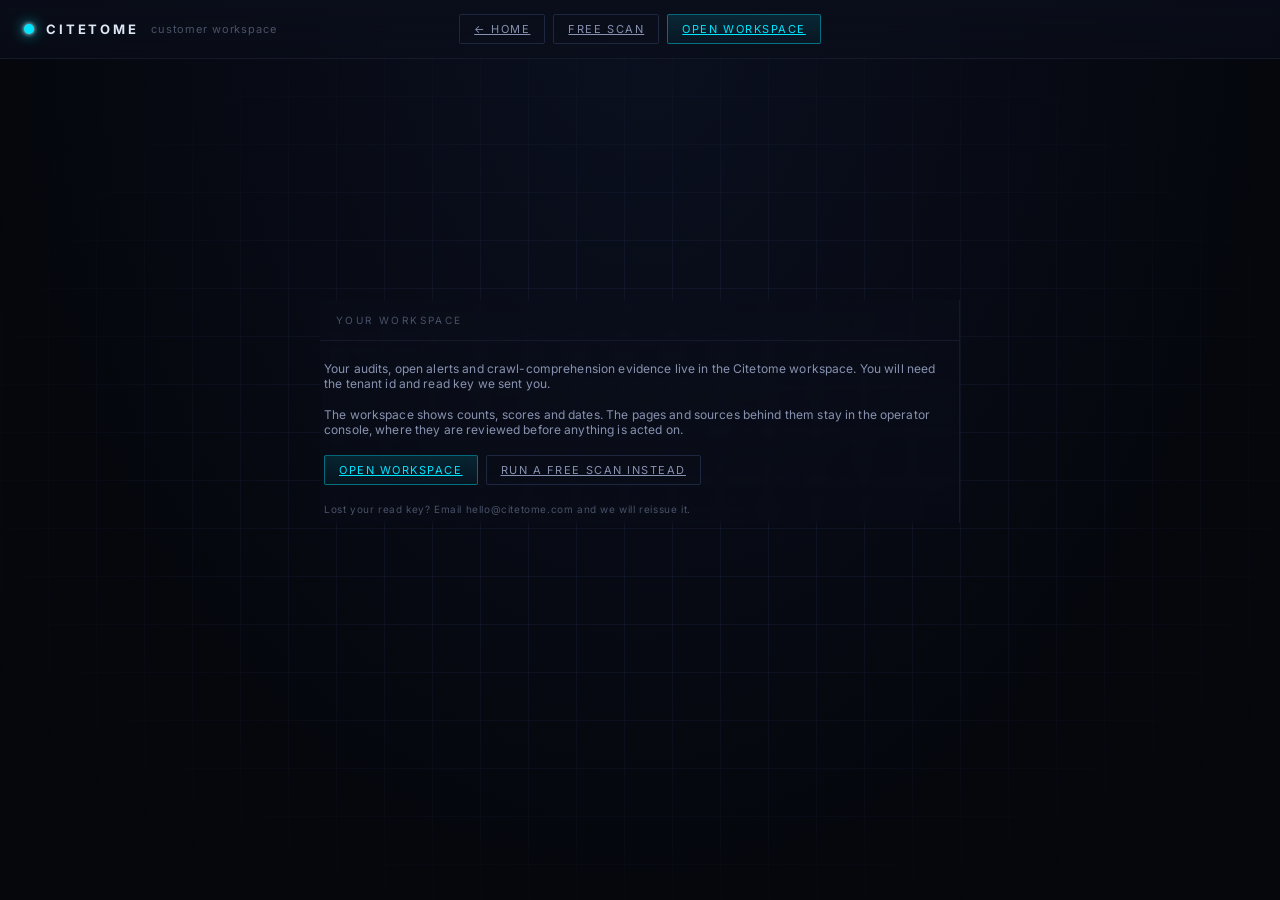
<file: dashboard/index.html>
<!doctype html>
<html lang="en">
<head>
  <meta charset="utf-8" />
  <meta name="viewport" content="width=device-width,initial-scale=1" />
  <title>Citetome - Customer workspace</title>
  <meta name="description" content="Sign in to the Citetome customer workspace to see your audits, alerts and crawl-comprehension evidence." />
  <link rel="canonical" href="https://citetome.com/dashboard/" />
  <link rel="icon" type="image/svg+xml" href="../favicon.svg" />
  <link rel="preconnect" href="https://fonts.googleapis.com" />
  <link rel="preconnect" href="https://fonts.gstatic.com" crossorigin />
  <link href="https://fonts.googleapis.com/css2?family=Inter:wght@300;400;500;600;700&family=JetBrains+Mono:wght@400;500;700&display=swap" rel="stylesheet" />
  <link rel="stylesheet" href="./dashboard.css" />
  <!--
    CG-003. This page used to be the 3D portfolio globe, presented as a public
    product: a live map of "a connected portfolio of multilingual SMB sites",
    with a button inviting anyone to add their domain to it.

    That framing was removed for two reasons. It implied a network whose members
    lend each other standing, which is not something Citetome does or wants to
    claim. And it made the most prominent customer-facing surface a page no
    customer could actually use - their own data lives in the workspace, behind
    a tenant read key.

    So /dashboard/ is now the entrance to that workspace. `dashboard.js` and
    `dashboard.css` are deliberately kept rather than deleted: the globe remains
    the operator's portfolio map, and this page still loads the stylesheet.
  -->
</head>
<body>
  <div id="bg-grid"></div>

  <header class="top-bar">
    <div class="brand">
      <div class="logo-dot"></div>
      <span class="brand-name">CITETOME</span>
      <span class="brand-tag">customer workspace</span>
    </div>
    <div class="actions">
      <a href="/" class="btn btn-ghost" title="Back to Citetome">← home</a>
      <a href="/audit/" class="btn btn-ghost">free scan</a>
      <a id="open-workspace" href="https://api.citetome.com/customer" class="btn btn-primary">open workspace</a>
    </div>
  </header>

  <main class="layout" style="grid-template-columns: 1fr; place-items: center;">
    <section class="panel" style="max-width: 640px; margin: 8vh auto;">
      <div class="panel-header">
        <span class="panel-title">your workspace</span>
      </div>
      <div style="padding: 20px 4px 8px;">
        <p class="modal-sub" style="margin-top:0;">
          Your audits, open alerts and crawl-comprehension evidence live in the Citetome
          workspace. You will need the tenant id and read key we sent you.
        </p>
        <p class="modal-sub">
          The workspace shows counts, scores and dates. The pages and sources
          behind them stay in the operator console, where they are reviewed
          before anything is acted on.
        </p>
        <div class="modal-actions" style="justify-content:flex-start; margin-top:18px;">
          <a id="open-workspace-2" href="https://api.citetome.com/customer" class="btn btn-primary">open workspace</a>
          <a href="/audit/" class="btn btn-ghost">run a free scan instead</a>
        </div>
        <small class="hint" style="display:block; margin-top:18px;">
          Lost your read key? Email hello@citetome.com and we will reissue it.
        </small>
      </div>
    </section>
  </main>

  <script>
    // Kept from the previous page so a local preview reaches the local engine
    // instead of production. The workspace link is the only thing that uses it.
    window.CITETOME_API = ["localhost", "127.0.0.1"].includes(window.location.hostname)
      ? "http://127.0.0.1:8100"
      : "https://api.citetome.com";
    ["open-workspace", "open-workspace-2"].forEach(function (id) {
      var link = document.getElementById(id);
      if (link) link.href = window.CITETOME_API + "/customer";
    });
  </script>
</body>
</html>
</file>
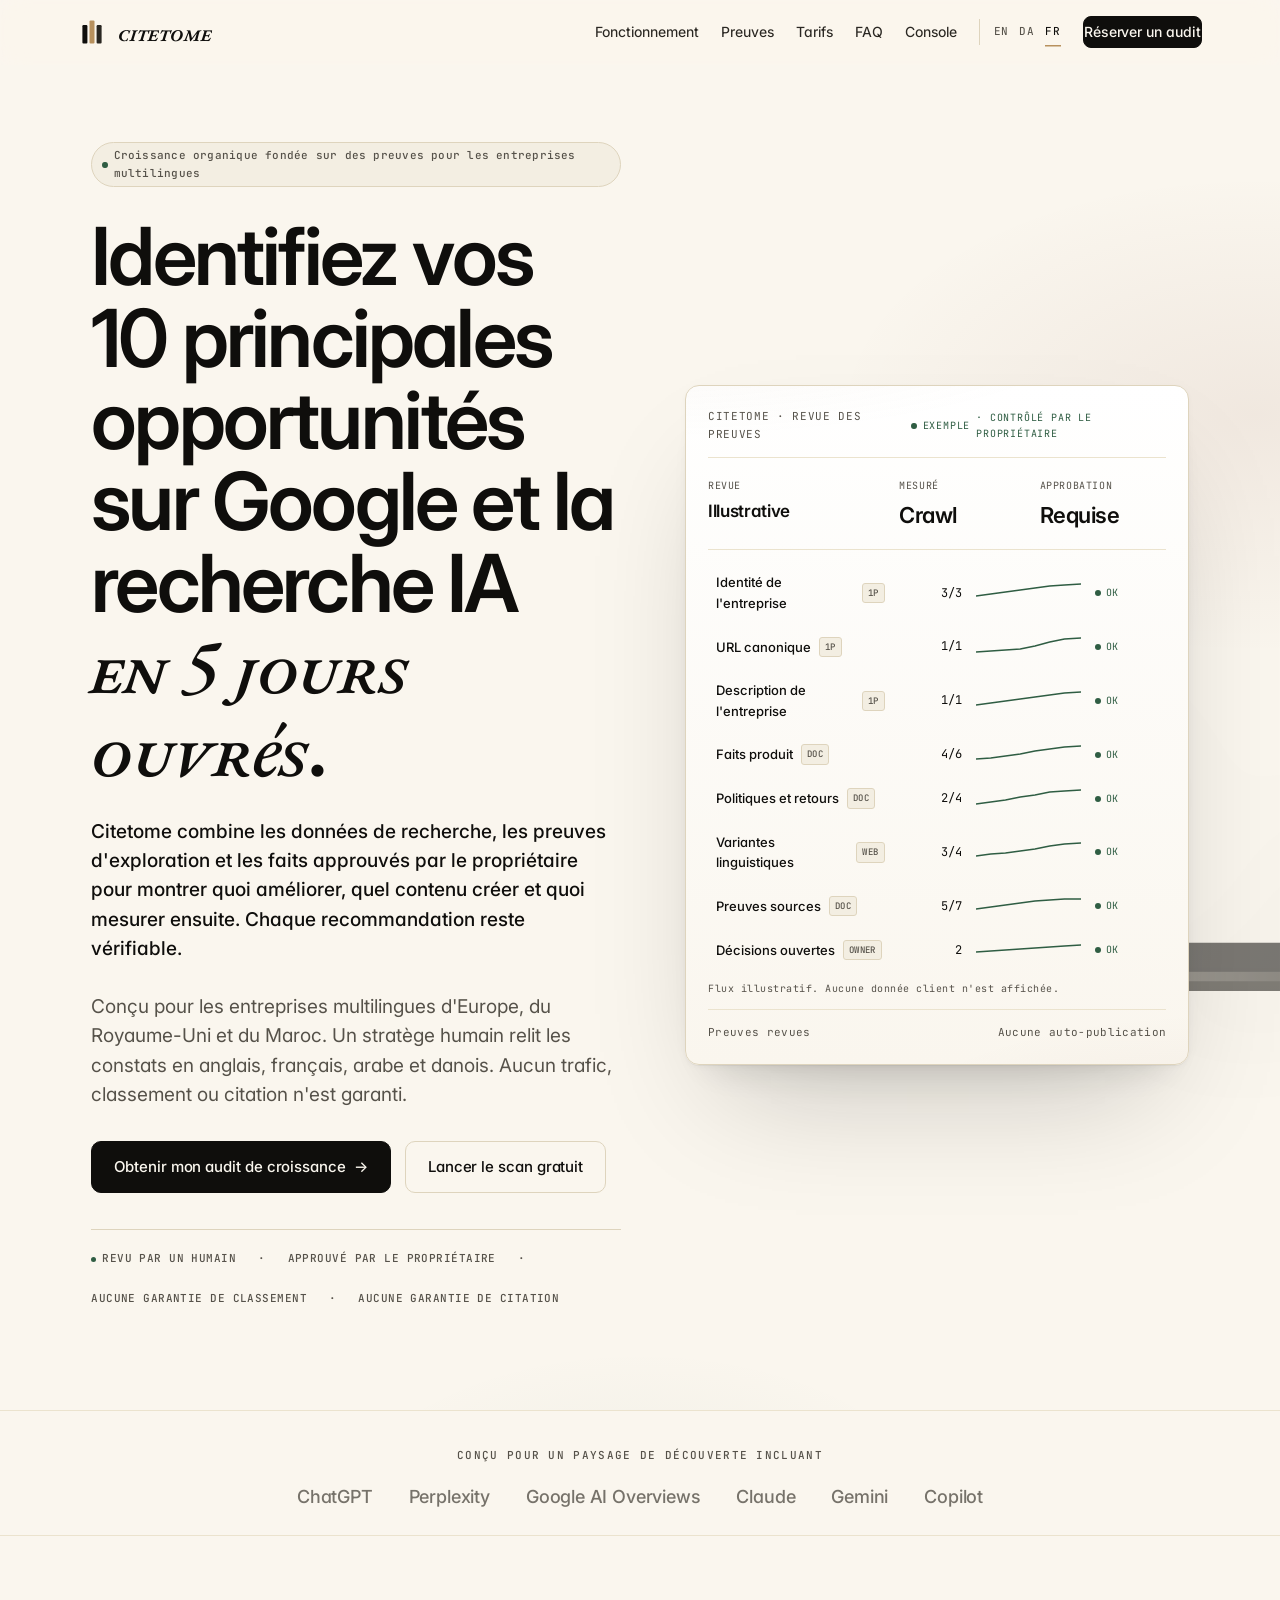
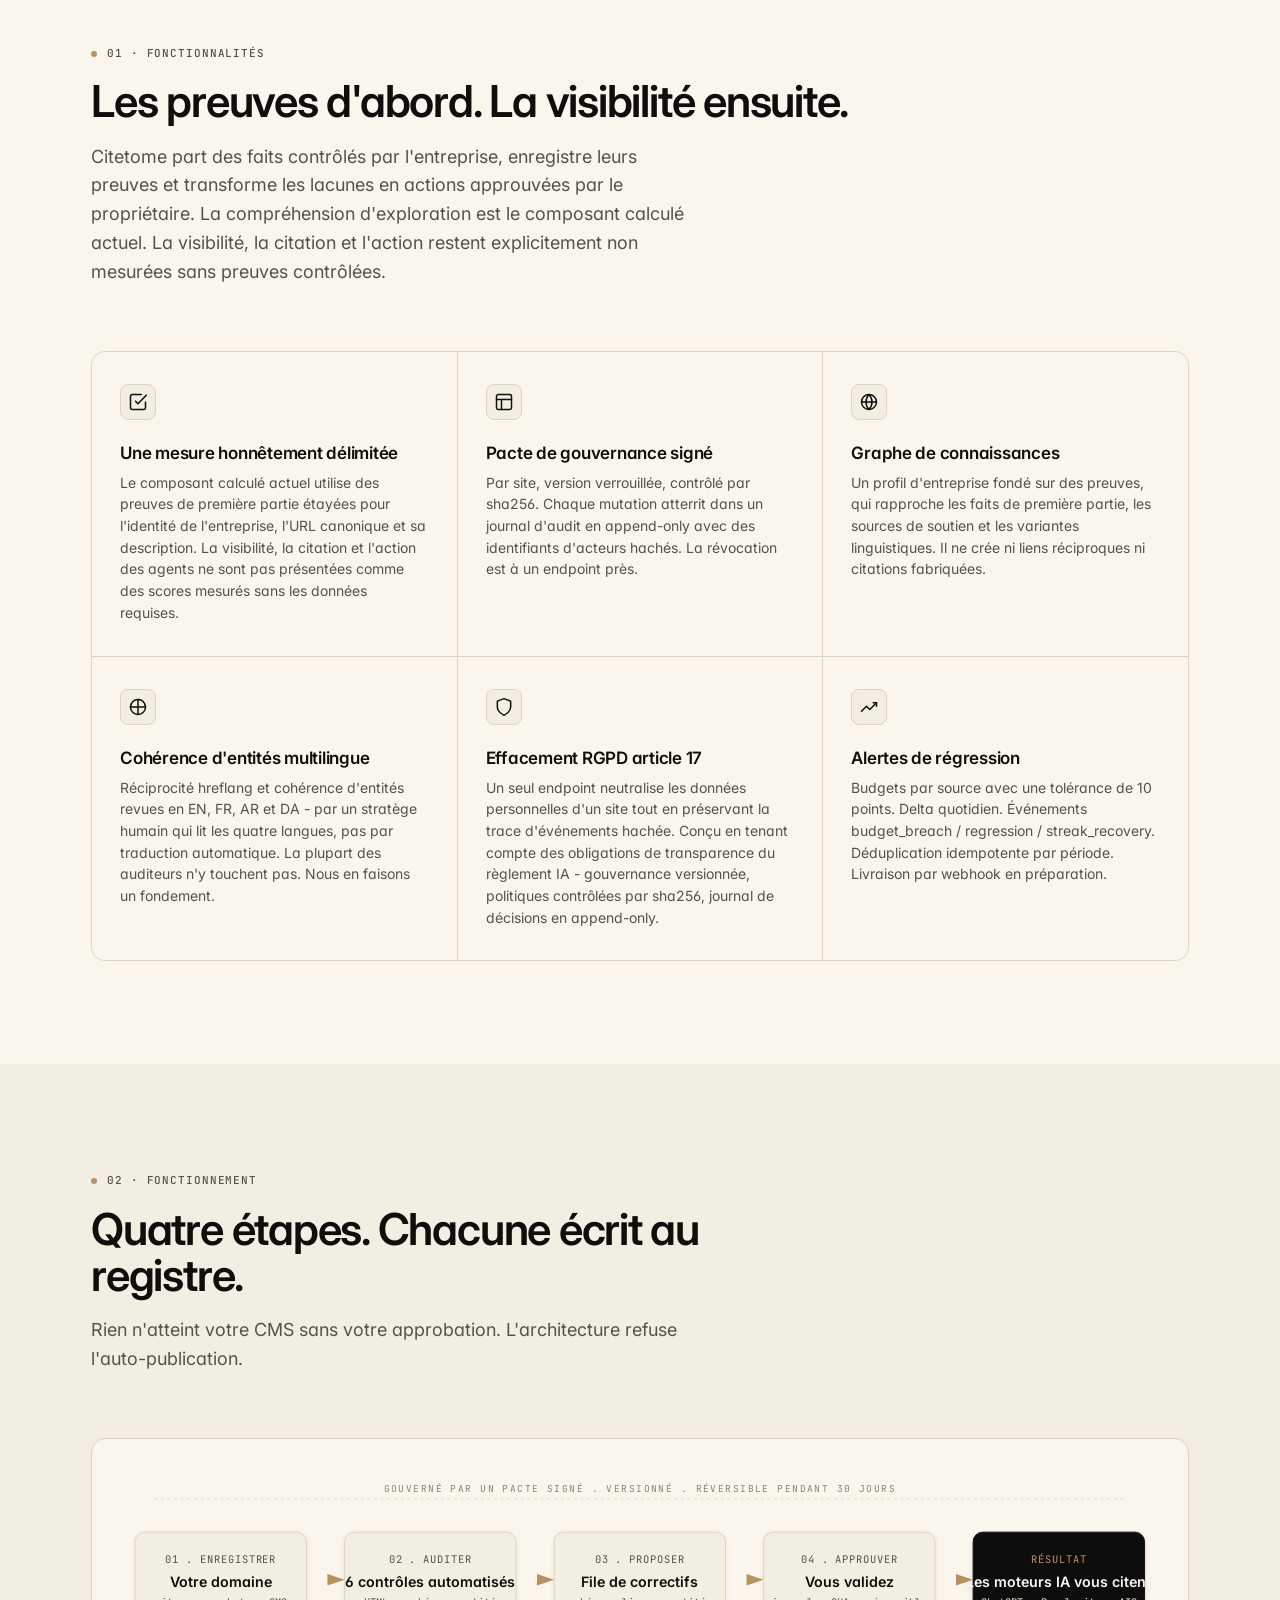
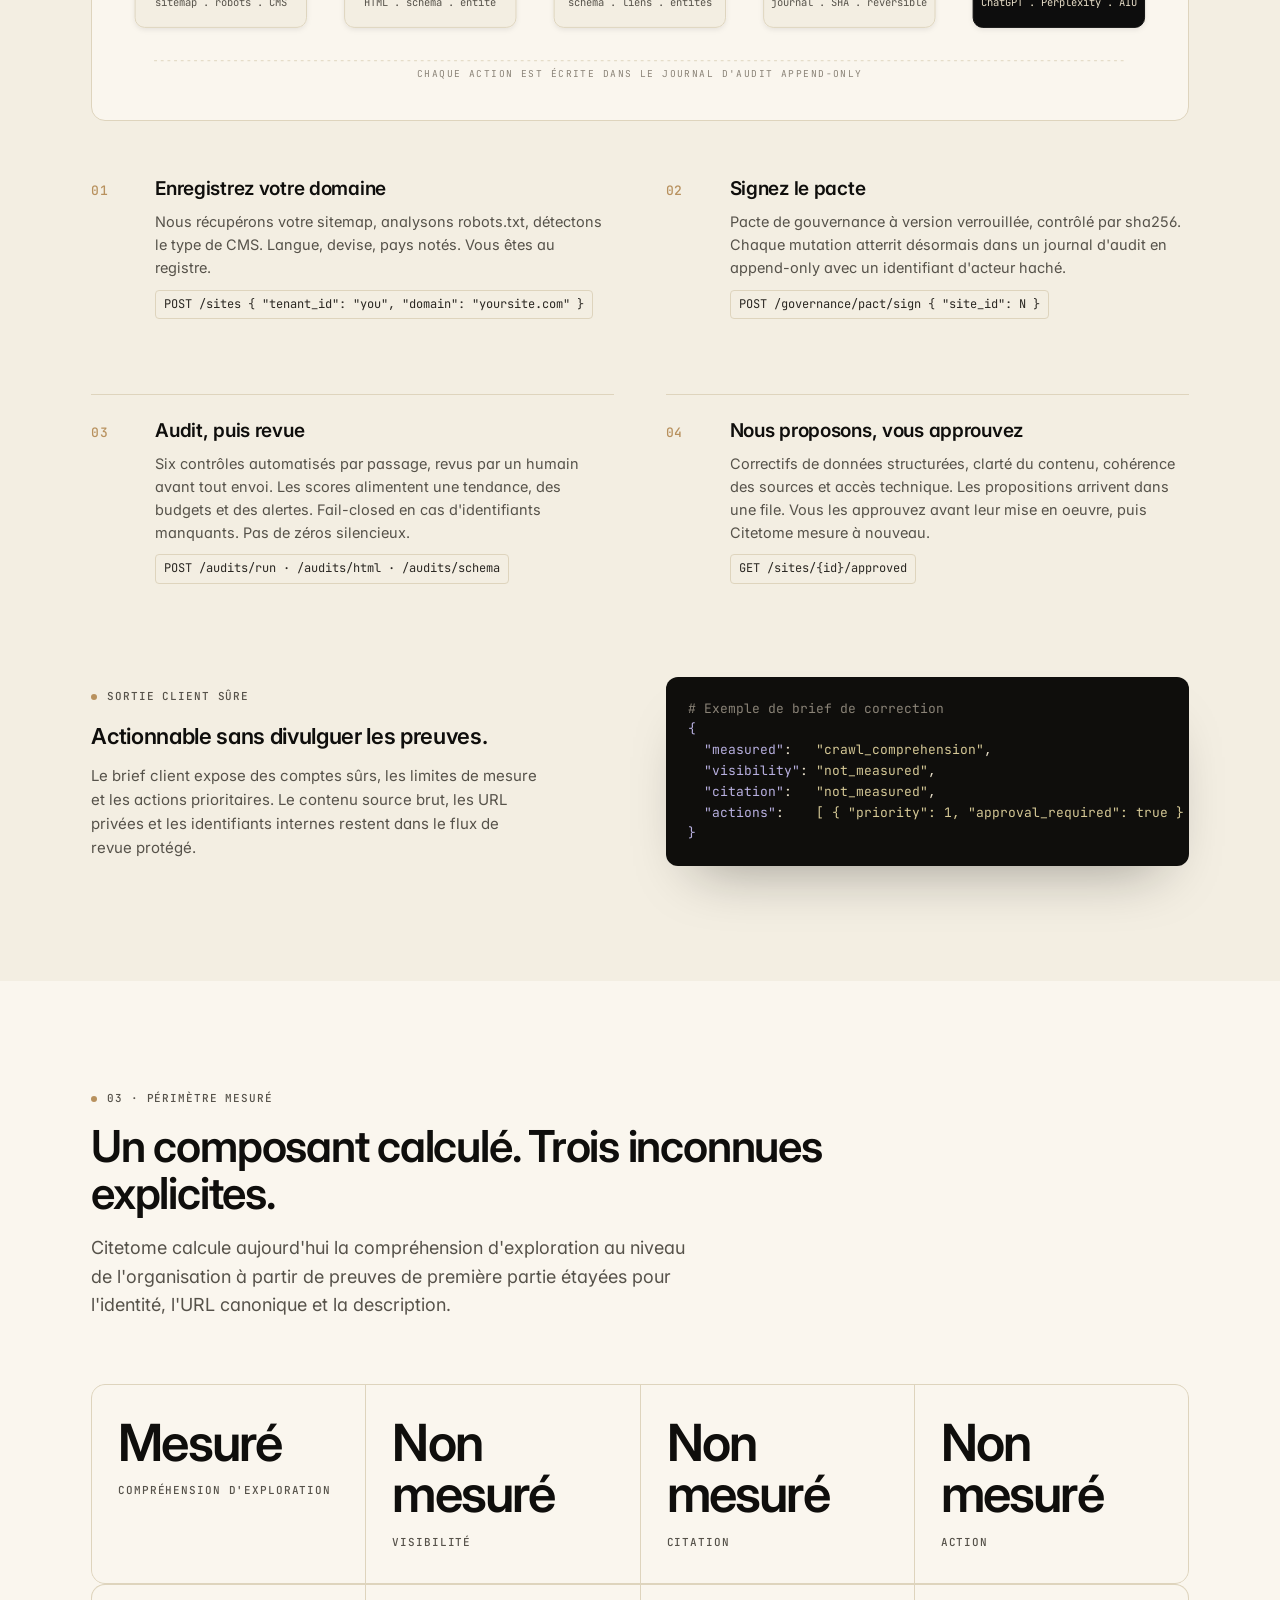
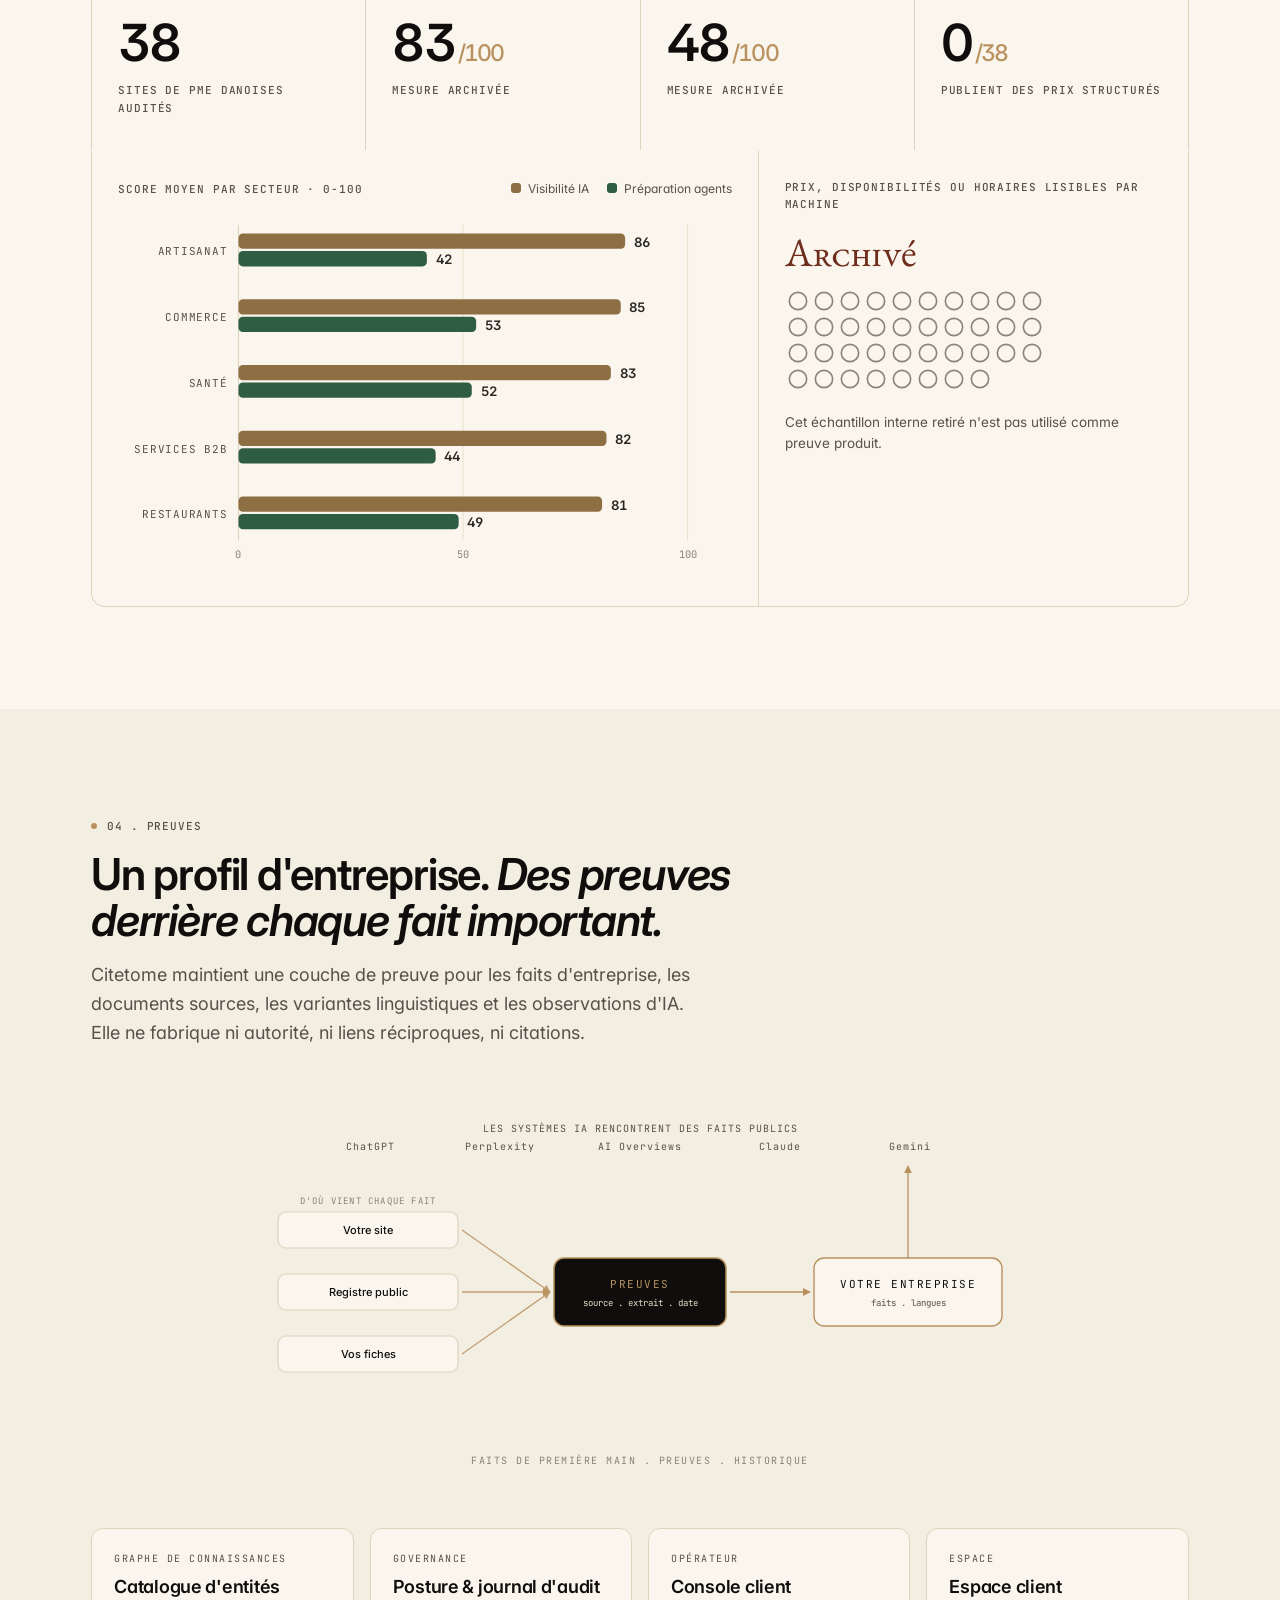
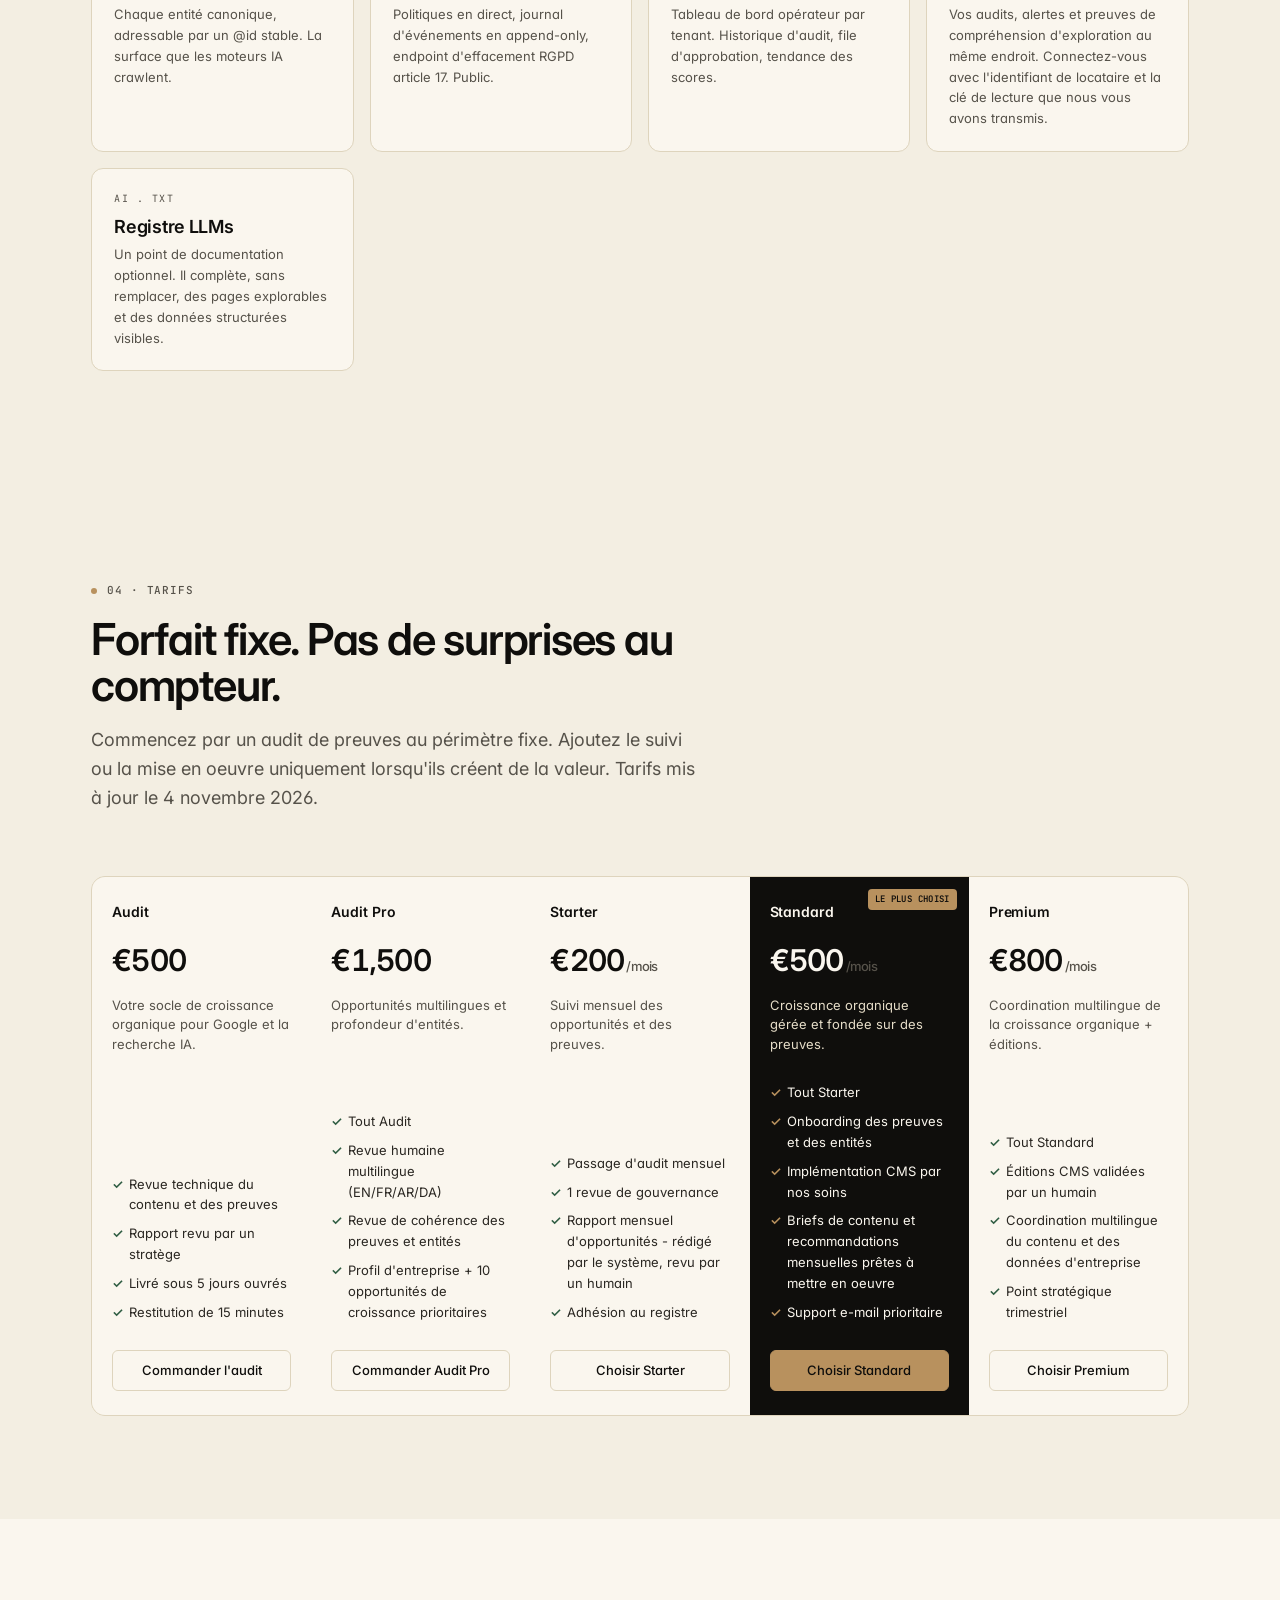
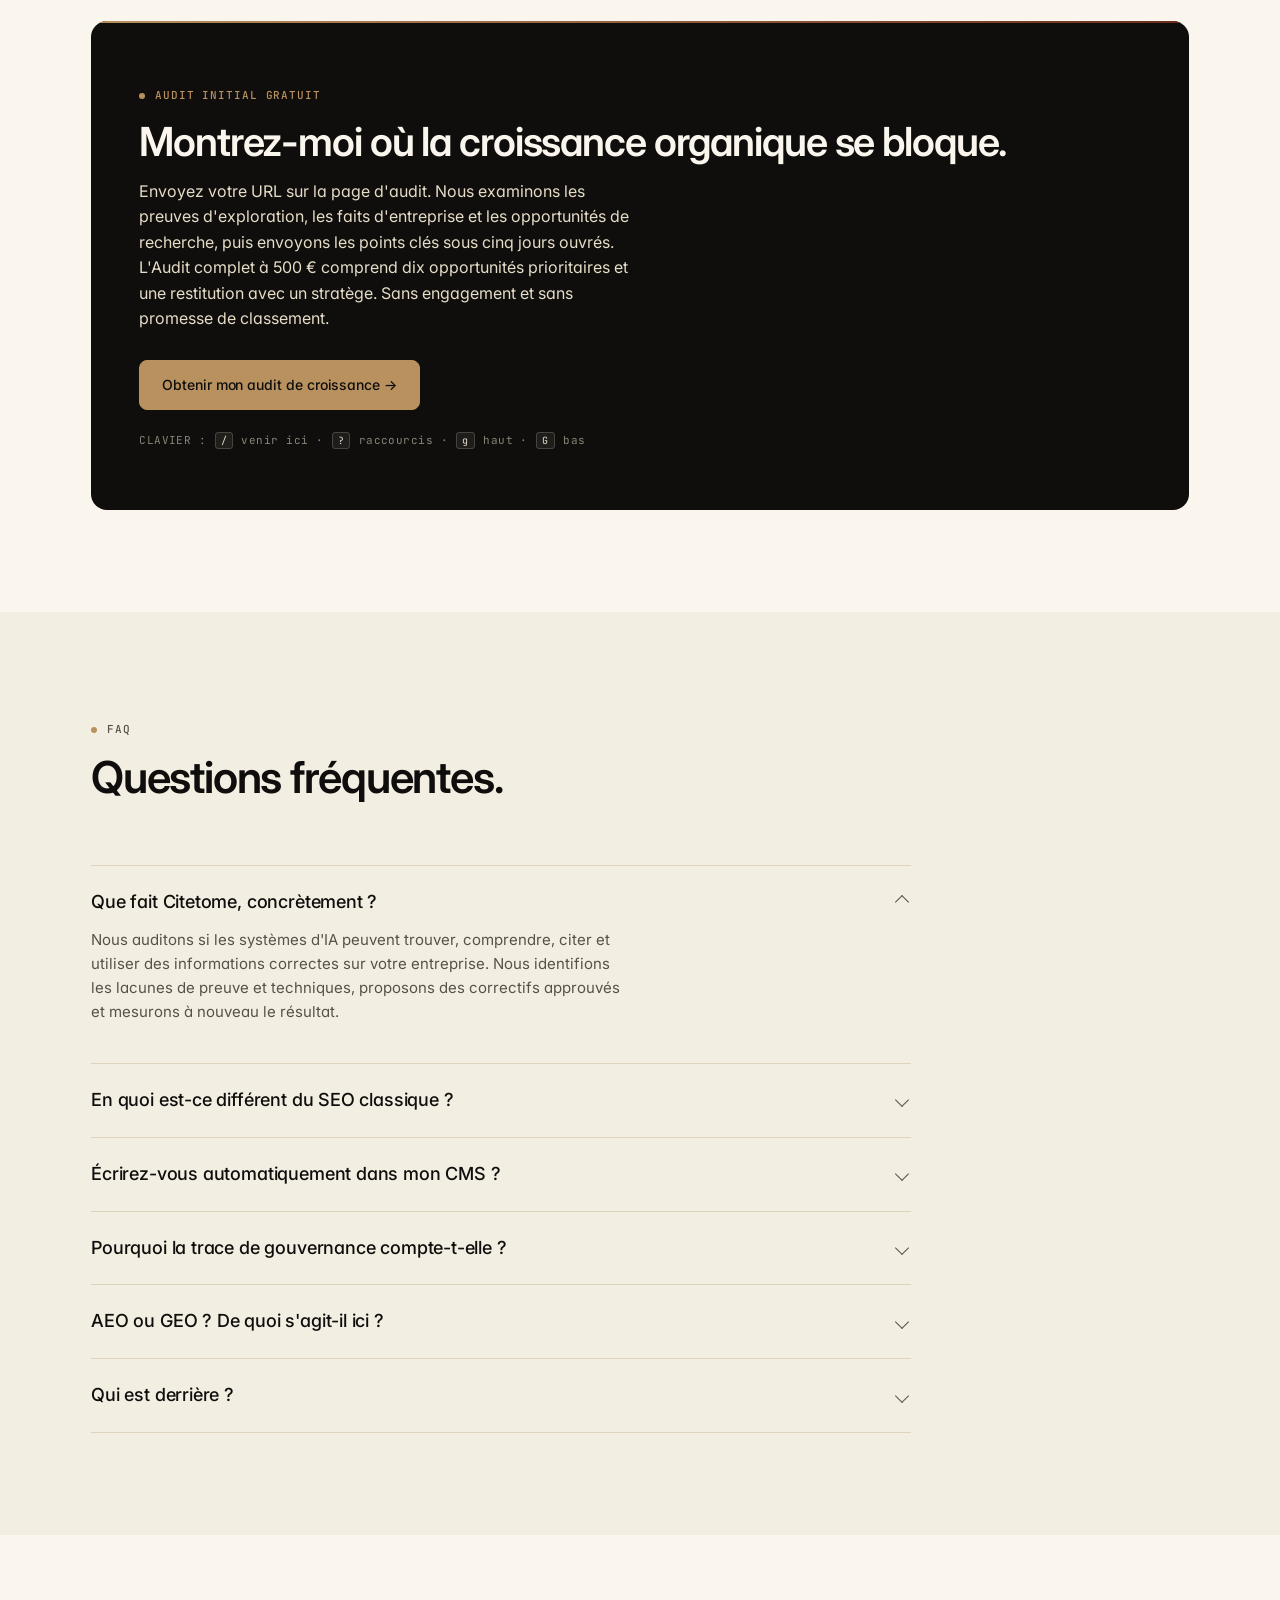
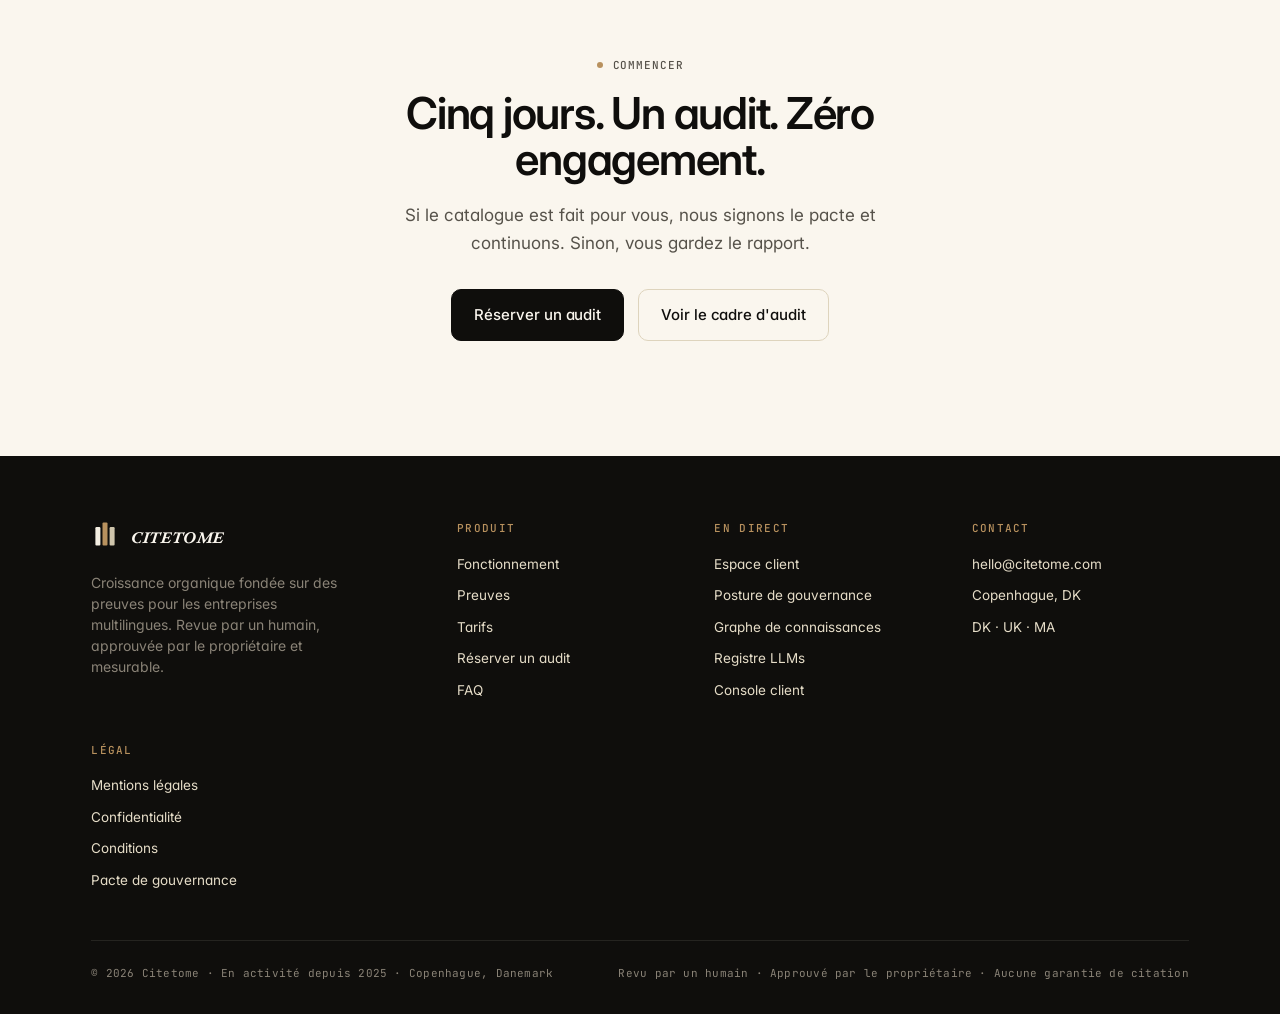
<file: fr/index.html>
<!DOCTYPE html>
<html lang="fr">
<head>
  <meta charset="UTF-8">
  <meta name="viewport" content="width=device-width, initial-scale=1.0">
  <title>Croissance organique sur Google et la recherche IA - Citetome</title>
  <meta name="description" content="Identifiez 10 opportunités sur Google et la recherche IA en cinq jours ouvrés. Des faits vérifiés guident le contenu et les améliorations approuvés.">
  <meta property="og:title" content="Citetome - Croissance organique fondée sur des preuves">
  <meta property="og:description" content="Identifiez 10 opportunités prioritaires sur Google et la recherche IA, fondées sur des preuves vérifiées et une revue humaine.">
  <meta property="og:type" content="website">
  <meta property="og:url" content="https://citetome.com/fr/">
  <meta property="og:site_name" content="Citetome">
  <meta property="og:locale" content="fr_FR">
  <meta property="og:image" content="https://citetome.com/img/og-card.png">
  <meta property="og:image:width" content="1200">
  <meta property="og:image:height" content="675">
  <meta name="twitter:card" content="summary_large_image">
  <meta name="twitter:title" content="Citetome - Croissance organique fondée sur des preuves">
  <meta name="twitter:description" content="Identifiez 10 opportunités prioritaires sur Google et la recherche IA, fondées sur des preuves vérifiées et une revue humaine.">
  <meta name="theme-color" content="#FAF6EE">
  <meta name="robots" content="index, follow, max-image-preview:large, max-snippet:-1">
  <meta name="author" content="Yossra Benzad">
  <link rel="canonical" href="https://citetome.com/fr/">
  <link rel="alternate" hreflang="en" href="https://citetome.com/">
  <link rel="alternate" hreflang="da" href="https://citetome.com/da/">
  <link rel="alternate" hreflang="fr" href="https://citetome.com/fr/">
  <link rel="alternate" hreflang="x-default" href="https://citetome.com/">
  <link rel="sitemap" type="application/xml" href="/sitemap.xml">

  <script type="application/ld+json">
  {
    "@context": "https://schema.org",
    "@graph": [
      {
        "@type": "Organization",
        "@id": "https://citetome.com/#org",
        "name": "Citetome",
        "url": "https://citetome.com/",
        "logo": "https://citetome.com/favicon.svg",
        "email": "hello@citetome.com",
        "description": "Audits de croissance organique fondés sur des preuves et améliorations revues par un humain pour les entreprises multilingues sur Google et la recherche IA.",
        "address": {
          "@type": "PostalAddress",
          "addressLocality": "Copenhagen",
          "addressCountry": "DK"
        },
        "founder": {
          "@type": "Person",
          "name": "Yossra Benzad"
        }
      },
      {
        "@type": "WebSite",
        "@id": "https://citetome.com/#website",
        "name": "Citetome",
        "url": "https://citetome.com/",
        "publisher": { "@id": "https://citetome.com/#org" },
        "inLanguage": "fr"
      },
      {
        "@type": "SoftwareApplication",
        "@id": "https://citetome.com/#app",
        "name": "Citetome",
        "applicationCategory": "BusinessApplication",
        "operatingSystem": "Web",
        "provider": { "@id": "https://citetome.com/#org" },
        "offers": [
          {"@type": "Offer", "name": "Audit", "price": "500", "priceCurrency": "EUR", "availability": "https://schema.org/InStock"},
          {"@type": "Offer", "name": "Audit Pro", "price": "1500", "priceCurrency": "EUR", "availability": "https://schema.org/InStock"},
          {"@type": "Offer", "name": "Managed Starter", "price": "200", "priceCurrency": "EUR", "priceSpecification": {"@type": "UnitPriceSpecification", "price": "200", "priceCurrency": "EUR", "unitCode": "MON", "referenceQuantity": {"@type": "QuantitativeValue", "value": 1, "unitCode": "MON"}}, "availability": "https://schema.org/InStock"},
          {"@type": "Offer", "name": "Managed Standard", "price": "500", "priceCurrency": "EUR", "priceSpecification": {"@type": "UnitPriceSpecification", "price": "500", "priceCurrency": "EUR", "unitCode": "MON", "referenceQuantity": {"@type": "QuantitativeValue", "value": 1, "unitCode": "MON"}}, "availability": "https://schema.org/InStock"},
          {"@type": "Offer", "name": "Managed Premium", "price": "800", "priceCurrency": "EUR", "priceSpecification": {"@type": "UnitPriceSpecification", "price": "800", "priceCurrency": "EUR", "unitCode": "MON", "referenceQuantity": {"@type": "QuantitativeValue", "value": 1, "unitCode": "MON"}}, "availability": "https://schema.org/InStock"}
        ]
      }
    ]
  }
  </script>

  <link rel="preconnect" href="https://fonts.googleapis.com">
  <link rel="preconnect" href="https://fonts.gstatic.com" crossorigin>
  <link rel="preconnect" href="https://api.citetome.com">
  <link href="https://fonts.googleapis.com/css2?family=EB+Garamond:ital,wght@0,500;1,500&family=Inter:wght@400;450;500;600;700&family=JetBrains+Mono:wght@400;500&display=swap" rel="stylesheet">

  <link rel="icon" type="image/svg+xml" href="/favicon.svg">

  <style>
    :root {
      --bone:     #FAF6EE;
      --paper:    #F3EEE2;
      --tea:      #E6DDC8;
      --ink:      #0F0E0C;
      --ink-soft: #2A2722;
      --ink-mid:  #56524A;
      --stone:    #8A8377;
      --gold:     #B8915E;
      --gold-dim: #8E6F44;
      --oxblood:  #6F2D1D;
      --rule:     #DED4BD;
      --rule-soft:#EBE3CE;
      --green:    #2F5D43;
      --green-bg: #DDE7DF;

      --serif: 'EB Garamond', 'Iowan Old Style', Georgia, serif;
      --sans:  'Inter', -apple-system, 'Segoe UI', Roboto, sans-serif;
      --mono:  'JetBrains Mono', 'SF Mono', Consolas, monospace;

      --container: 1200px;
      --gutter: clamp(20px, 4vw, 56px);
      --ease: cubic-bezier(0.22, 1, 0.36, 1);
    }

    *, *::before, *::after { box-sizing: border-box; }
    html { -webkit-text-size-adjust: 100%; scroll-behavior: smooth; scroll-padding-top: 80px; }
    body {
      margin: 0; background: var(--bone); color: var(--ink);
      font-family: var(--sans); font-size: 16px; line-height: 1.6;
      font-feature-settings: 'cv11', 'ss01';
      -webkit-font-smoothing: antialiased; -moz-osx-font-smoothing: grayscale;
      text-rendering: optimizeLegibility;
    }
    img, svg { display: block; max-width: 100%; }
    a { color: var(--ink); text-decoration: none; transition: color 0.18s var(--ease); }
    a:hover { color: var(--oxblood); }
    button { font-family: inherit; cursor: pointer; }

    .container { max-width: var(--container); margin: 0 auto; padding: 0 var(--gutter); }

    h1, h2, h3, h4 {
      font-family: var(--sans);
      font-weight: 600;
      letter-spacing: -0.025em;
      margin: 0; color: var(--ink); line-height: 1.05;
    }
    h1 { font-size: clamp(44px, 6.5vw, 80px); letter-spacing: -0.035em; }
    h2 { font-size: clamp(30px, 3.5vw, 44px); letter-spacing: -0.028em; }
    h3 { font-size: clamp(20px, 1.6vw, 22px); line-height: 1.3; font-weight: 600; letter-spacing: -0.015em; }
    h4 { font-size: 14px; font-weight: 600; letter-spacing: 0.01em; }
    p { margin: 0 0 1.1em; max-width: 64ch; color: var(--ink-soft); }

    .eyebrow {
      display: inline-flex; align-items: center; gap: 10px;
      font-family: var(--mono); font-size: 11px; font-weight: 500;
      letter-spacing: 0.08em; text-transform: uppercase; color: var(--ink-mid);
    }
    .eyebrow::before {
      content: ''; display: inline-block;
      width: 6px; height: 6px; background: var(--gold);
      border-radius: 50%;
    }
    .tag {
      display: inline-flex; align-items: center; gap: 6px;
      padding: 4px 10px;
      background: var(--paper); border: 1px solid var(--rule);
      border-radius: 999px;
      font-family: var(--mono); font-size: 11px; font-weight: 500;
      color: var(--ink-mid); letter-spacing: 0.02em;
    }
    .tag .dot { width: 6px; height: 6px; border-radius: 50%; background: var(--green); }

    .accent { color: var(--oxblood); }
    .quiet { color: var(--ink-mid); }

    /* progress */
    .progress {
      position: fixed; top: 0; left: 0; height: 2px; background: var(--ink);
      width: 0; z-index: 200; transition: width 0.1s linear;
    }

    /* nav */
    .nav {
      position: sticky; top: 0;
      background: rgba(250, 246, 238, 0.82);
      backdrop-filter: saturate(180%) blur(14px);
      -webkit-backdrop-filter: saturate(180%) blur(14px);
      z-index: 50;
      border-bottom: 1px solid transparent;
      transition: border-color 0.3s var(--ease), background 0.3s var(--ease);
    }
    .nav.scrolled { border-bottom-color: var(--rule); background: rgba(250, 246, 238, 0.96); }
    .nav-inner {
      max-width: var(--container); margin: 0 auto;
      padding: 16px clamp(16px, 3vw, 40px);
      display: flex; align-items: center; justify-content: space-between; gap: 20px;
    }
    .nav-links { flex-shrink: 0; }
    .brand { display: inline-flex; align-items: center; gap: 12px; text-decoration: none; }
    .brand-mark {
      width: 28px; height: 28px; flex-shrink: 0;
      transition: transform 0.5s var(--ease);
    }
    .brand:hover .brand-mark { transform: scale(1.06); }
    .brand-word {
      font-family: var(--serif); font-style: italic; font-weight: 500;
      font-size: 26px; letter-spacing: -0.015em; color: var(--ink);
      line-height: 1;
    }
    .nav-links { display: flex; gap: 22px; align-items: center; font-size: 14px; font-weight: 450; flex-wrap: wrap; justify-content: flex-end; }
    @media (max-width: 1080px) { .nav-links { gap: 16px; font-size: 13px; } }
    .nav-links a {
      color: var(--ink-soft); position: relative; padding: 4px 0;
    }
    .nav-links a::after {
      content: ''; position: absolute; left: 0; bottom: -2px;
      width: 100%; height: 1.5px; background: var(--ink);
      transform: scaleX(0); transform-origin: left;
      transition: transform 0.3s var(--ease);
    }
    .nav-links a:hover::after, .nav-links a.active::after { transform: scaleX(1); }
    .nav-links a.active { color: var(--ink); }
    /* Specificity fix: .nav-links a overrides .btn color, leaving the inverted
       nav button as dark text on a dark background. Force the readable palette
       here and suppress the underline pseudo on the button. */
    .nav-links a.btn { color: var(--bone); }
    .nav-links a.btn:hover { color: var(--bone); }
    .nav-links a.btn::after { display: none; }

    /* Gutter decoration: tiny editorial bracket frame in the side margins on
       ultra-wide viewports (>=1500px). Picks up the logo's open/close bracket
       motif plus the golden orb. Sits behind content with pointer-events off. */
    .gutter-decor { position: fixed; top: 50%; transform: translateY(-50%); width: 60px; height: 360px; opacity: 0; pointer-events: none; z-index: 1; transition: opacity 0.6s var(--ease); }
    .gutter-decor.left  { left: max(20px, calc((100vw - 1200px) / 2 - 90px)); }
    .gutter-decor.right { right: max(20px, calc((100vw - 1200px) / 2 - 90px)); }
    @media (min-width: 1500px) { .gutter-decor { opacity: 0.55; } }
    @media (prefers-reduced-motion: reduce) { .gutter-decor { transition: none; } }

    .btn {
      display: inline-flex; align-items: center; gap: 8px;
      padding: 10px 18px; border-radius: 8px;
      font-family: var(--sans); font-size: 14px; font-weight: 500;
      border: 1px solid var(--ink); background: var(--ink); color: var(--bone);
      cursor: pointer; transition: all 0.2s var(--ease); text-decoration: none;
      letter-spacing: -0.005em;
    }
    .btn:hover { background: var(--oxblood); border-color: var(--oxblood); transform: translateY(-1px); }
    .btn-ghost { background: transparent; color: var(--ink); border-color: var(--rule); }
    .btn-ghost:hover { border-color: var(--ink); background: transparent; color: var(--ink); transform: translateY(-1px); }
    .btn-lg { padding: 13px 22px; font-size: 15px; border-radius: 10px; }
    .btn-link {
      display: inline-flex; align-items: center; gap: 6px;
      font-family: var(--sans); font-size: 14px; font-weight: 500;
      color: var(--ink);
    }
    .btn-link:hover { color: var(--oxblood); }
    .btn-link .arrow { transition: transform 0.2s var(--ease); }
    .btn-link:hover .arrow { transform: translateX(4px); }

    @media (max-width: 880px) {
      .nav-inner { flex-wrap: wrap; row-gap: 8px; padding: 12px clamp(16px, 3vw, 40px); }
      .nav-links { order: 3; width: 100%; justify-content: flex-start; gap: 14px; font-size: 13px; overflow-x: auto; -webkit-overflow-scrolling: touch; padding-bottom: 4px; flex-wrap: nowrap; }
      .nav-links::-webkit-scrollbar { height: 0; }
      .nav-links > a { white-space: nowrap; flex-shrink: 0; }
      .nav-links > a.btn { display: none; }
      .nav-inner > a.brand + .nav-cta-mobile { display: inline-flex; }
    }
    /* mobile-only Request audit pinned next to brand on the top row */
    .nav-cta-mobile { display: none; padding: 8px 14px; border-radius: 8px; font-family: var(--sans); font-size: 13px; font-weight: 500; border: 1px solid var(--ink); background: var(--ink); color: var(--bone); text-decoration: none; }
    .nav-cta-mobile:hover { background: var(--oxblood); border-color: var(--oxblood); color: var(--bone); }
    @media (max-width: 460px) {
      .nav-links { font-size: 12px; gap: 12px; }
      .brand-word { font-size: 22px; }
    }

    /* reveal */
    .reveal { opacity: 0; transform: translateY(20px); transition: opacity 0.7s var(--ease), transform 0.7s var(--ease); }
    .reveal.in { opacity: 1; transform: translateY(0); }
    .reveal.d1 { transition-delay: 0.06s; }
    .reveal.d2 { transition-delay: 0.12s; }
    .reveal.d3 { transition-delay: 0.18s; }
    @media (prefers-reduced-motion: reduce) { .reveal { opacity: 1; transform: none; transition: none; } html { scroll-behavior: auto; } }

    /* ───────── hero ───────── */
    .hero { padding: clamp(48px, 6vw, 88px) 0 clamp(56px, 8vw, 120px); position: relative; overflow: hidden; }
    /* atmospheric mesh - soft 3D feel, no movement */
    .hero::before {
      content: ''; position: absolute; inset: -10%;
      background:
        radial-gradient(900px 500px at 12% -10%, rgba(184,145,94,0.16), transparent 55%),
        radial-gradient(700px 400px at 90% 30%, rgba(111,45,29,0.07), transparent 60%),
        radial-gradient(500px 300px at 50% 100%, rgba(47,93,67,0.06), transparent 65%);
      pointer-events: none; z-index: 0;
    }
    .hero .container { position: relative; z-index: 1; }

    /* 3D extruded brackets - large ornament floating in negative space */
    .hero-decor {
      position: absolute;
      right: -120px; top: 30%;
      width: 580px; height: 580px;
      pointer-events: none;
      opacity: 0.55;
      z-index: 0;
      filter: drop-shadow(0 30px 60px rgba(15,14,12,0.08));
    }
    @media (max-width: 920px) { .hero-decor { right: -200px; top: auto; bottom: -120px; width: 380px; height: 380px; opacity: 0.35; } }
    .hero-grid {
      display: grid; grid-template-columns: 1.05fr 1fr;
      gap: clamp(40px, 5vw, 80px); align-items: center;
    }
    @media (max-width: 920px) { .hero-grid { grid-template-columns: 1fr; gap: 56px; } }
    .hero h1 {
      margin-top: 28px;
      font-size: clamp(44px, 6.5vw, 80px);
      line-height: 1.02;
    }
    .hero h1 .accent { color: var(--oxblood); }
    .hero h1 em { font-family: var(--serif); font-style: italic; font-weight: 500; color: var(--ink); letter-spacing: -0.02em; }
    .hero-sub {
      font-size: clamp(17px, 1.6vw, 19px);
      line-height: 1.55; color: var(--ink-mid);
      margin: 28px 0 32px; max-width: 32em;
    }
    .hero-actions { display: flex; gap: 14px; flex-wrap: wrap; align-items: center; margin-bottom: 36px; }
    .hero-trust {
      display: flex; gap: 22px; flex-wrap: wrap; align-items: center;
      padding-top: 20px; border-top: 1px solid var(--rule);
      font-family: var(--mono); font-size: 11px; font-weight: 500;
      letter-spacing: 0.04em; text-transform: uppercase; color: var(--ink-mid);
    }
    .hero-trust .dot { width: 5px; height: 5px; border-radius: 50%; background: var(--green); display: inline-block; margin-right: 6px; }

    /* product card (the dashboard mock) - 3D tilt-ready */
    .pc-stage { perspective: 1400px; perspective-origin: 50% 30%; }
    .product-card {
      background: linear-gradient(180deg, #FFFFFF 0%, var(--bone) 100%);
      border: 1px solid var(--rule);
      border-radius: 14px;
      padding: 22px;
      box-shadow:
        0 1px 0 rgba(15,14,12,0.04),
        0 2px 8px rgba(15,14,12,0.04),
        0 24px 40px -24px rgba(15,14,12,0.14),
        0 60px 120px -40px rgba(15,14,12,0.22);
      position: relative; overflow: hidden;
      transform-style: preserve-3d;
      transform: rotateX(var(--rx, 0deg)) rotateY(var(--ry, 0deg));
      transition: transform 0.4s var(--ease), box-shadow 0.4s var(--ease);
      will-change: transform;
    }
    .product-card > * { transform: translateZ(0); }
    .product-card .pc-head, .product-card .pc-summary, .product-card .pc-foot { transform: translateZ(20px); }
    .product-card .pc-rows { transform: translateZ(10px); }
    .product-card::before {
      content: ''; position: absolute; inset: 0;
      background:
        radial-gradient(800px 200px at -10% -10%, rgba(184,145,94,0.08), transparent 60%),
        radial-gradient(600px 200px at 110% 110%, rgba(111,45,29,0.05), transparent 60%);
      pointer-events: none;
    }
    .pc-head {
      position: relative;
      display: flex; align-items: center; justify-content: space-between;
      padding-bottom: 14px; margin-bottom: 14px;
      border-bottom: 1px solid var(--rule-soft);
    }
    .pc-head .lbl { font-family: var(--mono); font-size: 11px; color: var(--ink-mid); letter-spacing: 0.06em; }
    .pc-head .live { display: inline-flex; align-items: center; gap: 6px; font-family: var(--mono); font-size: 10px; color: var(--green); letter-spacing: 0.08em; }
    .pc-head .live::before { content: ''; width: 6px; height: 6px; border-radius: 50%; background: var(--green); animation: pulse 2s var(--ease) infinite; }
    @keyframes pulse { 0%,100%{opacity:1;transform:scale(1);} 50%{opacity:0.4;transform:scale(0.8);} }

    .pc-summary {
      position: relative;
      display: grid; grid-template-columns: 1.4fr 1fr 1fr; gap: 14px;
      padding: 6px 0 16px; margin-bottom: 12px; border-bottom: 1px solid var(--rule-soft);
    }
    .pc-summary .cell { display: flex; flex-direction: column; gap: 4px; }
    .pc-summary .k { font-family: var(--mono); font-size: 10px; color: var(--ink-mid); letter-spacing: 0.06em; text-transform: uppercase; }
    .pc-summary .v { font-size: 22px; font-weight: 600; color: var(--ink); letter-spacing: -0.02em; font-variant-numeric: tabular-nums; }
    .pc-summary .v small { font-size: 12px; font-weight: 500; color: var(--green); margin-left: 4px; letter-spacing: 0.01em; }

    .pc-rows { position: relative; display: grid; gap: 2px; }
    .pc-row {
      display: grid; grid-template-columns: 1.6fr 0.6fr 1fr 0.6fr;
      align-items: center; gap: 14px;
      padding: 10px 8px; border-radius: 6px;
      transition: background 0.15s var(--ease);
      font-size: 13px;
    }
    .pc-row:hover { background: rgba(184,145,94,0.08); }
    .pc-row .site { font-weight: 500; color: var(--ink); display: flex; align-items: center; gap: 8px; }
    .pc-row .site .country { font-family: var(--mono); font-size: 9px; padding: 2px 5px; background: var(--paper); border: 1px solid var(--rule); border-radius: 3px; color: var(--ink-mid); letter-spacing: 0.04em; }
    .pc-row .score { font-family: var(--mono); font-size: 12px; color: var(--ink); font-variant-numeric: tabular-nums; text-align: right; }
    .pc-row .spark { width: 100%; height: 22px; }
    .pc-row .status { display: inline-flex; align-items: center; gap: 5px; font-family: var(--mono); font-size: 10px; letter-spacing: 0.04em; text-transform: uppercase; }
    .pc-row .status::before { content: ''; width: 6px; height: 6px; border-radius: 50%; }
    .pc-row .status.ok { color: var(--green); }
    .pc-row .status.ok::before { background: var(--green); }
    .pc-row .status.warn { color: var(--gold-dim); }
    .pc-row .status.warn::before { background: var(--gold); }
    .pc-row .status.err { color: var(--oxblood); }
    .pc-row .status.err::before { background: var(--oxblood); }

    .pc-foot { position: relative; padding-top: 14px; margin-top: 12px; border-top: 1px solid var(--rule-soft); display: flex; justify-content: space-between; align-items: center; font-family: var(--mono); font-size: 11px; color: var(--ink-mid); letter-spacing: 0.03em; }
    .pc-caption { margin-top: 10px; font-family: var(--mono); font-size: 10px; letter-spacing: 0.05em; color: var(--ink-mid); }

    /* logos strip */
    .logos {
      padding: 36px 0 24px;
      border-top: 1px solid var(--rule-soft);
      border-bottom: 1px solid var(--rule-soft);
    }
    .logos-label { font-family: var(--mono); font-size: 11px; font-weight: 500; letter-spacing: 0.12em; text-transform: uppercase; color: var(--ink-mid); text-align: center; margin-bottom: 18px; }
    .logos-row { display: flex; flex-wrap: wrap; gap: 36px; justify-content: center; align-items: center; }
    .logos-row .l {
      font-family: var(--sans);
      font-weight: 500;
      font-size: 18px;
      color: var(--ink-mid);
      letter-spacing: -0.01em;
      opacity: 0.8;
      transition: opacity 0.2s var(--ease), color 0.2s var(--ease);
    }
    .logos-row .l:hover { opacity: 1; color: var(--ink); }

    /* sections */
    section { padding: clamp(72px, 8vw, 110px) 0; position: relative; }
    section.tinted { background: var(--paper); }
    .section-head {
      max-width: 760px; margin-bottom: clamp(40px, 5vw, 64px);
    }
    .section-head h2 { margin-top: 14px; }
    .section-head p { margin-top: 18px; font-size: 18px; color: var(--ink-mid); max-width: 56ch; }

    /* features grid */
    .features { display: grid; grid-template-columns: repeat(3, 1fr); gap: 1px; background: var(--rule); border: 1px solid var(--rule); border-radius: 14px; overflow: hidden; }
    @media (max-width: 880px) { .features { grid-template-columns: repeat(2, 1fr); } }
    @media (max-width: 560px) { .features { grid-template-columns: 1fr; } }
    .feature {
      background: var(--bone);
      padding: 32px 28px; position: relative;
      transition: background 0.25s var(--ease);
    }
    .feature:hover { background: #FFFFFF; }
    .feature .icon {
      width: 36px; height: 36px;
      border: 1px solid var(--rule);
      border-radius: 8px;
      background: var(--paper);
      display: grid; place-items: center;
      margin-bottom: 22px;
      color: var(--ink); transition: border-color 0.25s var(--ease);
    }
    .feature:hover .icon { border-color: var(--ink); }
    .feature h3 { font-size: 17px; margin-bottom: 8px; }
    .feature p { font-size: 14px; line-height: 1.55; color: var(--ink-mid); margin: 0; max-width: none; }

    /* steps */
    .steps { display: grid; grid-template-columns: 1fr 1fr; gap: clamp(28px, 4vw, 56px); }
    @media (max-width: 720px) { .steps { grid-template-columns: 1fr; } }
    .step {
      display: grid; grid-template-columns: 48px 1fr; gap: 16px;
      padding: 24px 0; border-top: 1px solid var(--rule);
    }
    .step:nth-child(-n+2) { border-top: 0; padding-top: 0; }
    @media (max-width: 720px) { .step:nth-child(2) { border-top: 1px solid var(--rule); padding-top: 24px; } }
    .step .num {
      font-family: var(--mono); font-size: 13px; font-weight: 500;
      color: var(--gold); padding-top: 4px; letter-spacing: 0.04em;
    }
    .step h3 { font-size: 19px; margin-bottom: 8px; }
    .step p { color: var(--ink-mid); font-size: 14.5px; margin: 0; max-width: none; line-height: 1.6; }
    .step code {
      display: inline-block; margin-top: 10px;
      font-family: var(--mono); font-size: 12px;
      background: var(--paper); border: 1px solid var(--rule);
      padding: 4px 8px; border-radius: 4px; color: var(--ink-soft);
    }

    /* code/API showcase */
    .api-show {
      display: grid; grid-template-columns: 1fr 1fr; gap: clamp(28px, 4vw, 56px);
      align-items: center; margin-top: 56px;
    }
    @media (max-width: 880px) { .api-show { grid-template-columns: 1fr; } }
    .api-show h3 { font-size: 22px; margin-bottom: 14px; }
    .api-show p { font-size: 15px; color: var(--ink-mid); margin: 0; max-width: 50ch; }
    .code-block {
      background: var(--ink);
      border-radius: 12px;
      padding: 22px;
      font-family: var(--mono); font-size: 13px; line-height: 1.6;
      color: var(--tea);
      overflow-x: auto;
      box-shadow: 0 30px 60px -30px rgba(15,14,12,0.4);
    }
    .code-block .c-key { color: #B8B0E0; }
    .code-block .c-str { color: #D5C896; }
    .code-block .c-cmt { color: var(--stone); }
    .code-block .c-method { color: #6FBF8A; }

    /* numbers */
    .numbers {
      display: grid; grid-template-columns: repeat(4, 1fr);
      gap: 1px; background: var(--rule);
      border: 1px solid var(--rule); border-radius: 14px; overflow: hidden;
    }
    @media (max-width: 720px) { .numbers { grid-template-columns: repeat(2, 1fr); } }
    .stat { background: var(--bone); padding: 32px 26px; text-align: left; transition: background 0.3s var(--ease); }
    .stat:hover { background: #FFFFFF; }
    .stat .big {
      font-size: clamp(38px, 4vw, 52px); line-height: 1; color: var(--ink);
      letter-spacing: -0.035em; font-variant-numeric: tabular-nums; font-weight: 600;
    }
    .stat .big small { font-size: 0.45em; color: var(--gold); margin-left: 3px; font-weight: 500; }
    .stat .label { margin-top: 14px; font-family: var(--mono); font-size: 11px; font-weight: 500; letter-spacing: 0.08em; text-transform: uppercase; color: var(--ink-mid); }
    /* benchmark visuals */
    .bench-viz {
      margin-top: 1px;
      display: grid; grid-template-columns: 1.55fr 1fr;
      gap: 1px; background: var(--rule);
      border: 1px solid var(--rule); border-top: none;
      border-radius: 0 0 14px 14px; overflow: hidden;
    }
    .bench-viz + .bench-note { margin-top: 14px; }
    #numbers .numbers.has-viz { border-radius: 14px 14px 0 0; border-bottom: none; }
    .bench-card { background: var(--bone); padding: 28px 26px; margin: 0; }
    .bench-card figcaption { display: flex; align-items: baseline; justify-content: space-between; gap: 16px; flex-wrap: wrap; margin-bottom: 18px; }
    .bench-card .cap { font-family: var(--mono); font-size: 11px; font-weight: 500; letter-spacing: 0.08em; text-transform: uppercase; color: var(--ink-mid); }
    .bench-legend { display: flex; gap: 18px; font-family: var(--sans); font-size: 12px; color: var(--ink-mid); }
    .bench-legend i { display: inline-block; width: 10px; height: 10px; border-radius: 3px; margin-right: 7px; vertical-align: baseline; }
    .sw-vis { background: #8E6F44; }
    .sw-agent { background: #2F5D43; }
    .bench-chart svg, .bench-dots svg { display: block; width: 100%; height: auto; }
    .bench-chart .vlabel { font-family: var(--mono); font-size: 10px; letter-spacing: 0.07em; fill: var(--ink-mid); }
    .bench-chart .val { font-family: var(--sans); font-size: 12px; font-weight: 600; fill: var(--ink-soft); font-variant-numeric: tabular-nums; }
    .bench-chart .grid { stroke: var(--rule-soft); stroke-width: 1; }
    .bench-chart .axis { stroke: var(--rule); stroke-width: 1; }
    .bench-chart .tick { font-family: var(--mono); font-size: 9.5px; fill: var(--stone); }
    .bench-dots .dots-note { margin: 16px 0 0; font-family: var(--sans); font-size: 13.5px; line-height: 1.55; color: var(--ink-mid); }
    .bench-dots .dots-zero { font-family: var(--serif); font-size: 40px; line-height: 1; color: var(--oxblood); letter-spacing: -0.02em; }
    .bench-dots .dots-zero small { font-size: 0.42em; color: var(--stone); font-family: var(--sans); font-weight: 500; margin-left: 4px; }
    @media (max-width: 860px) { .bench-viz { grid-template-columns: 1fr; } }
    @media (max-width: 640px) { .bench-chart { overflow-x: auto; } .bench-chart svg { min-width: 480px; } }

    /* pricing */
    .price-grid { display: grid; grid-template-columns: repeat(5, 1fr); gap: 0; border: 1px solid var(--rule); border-radius: 14px; overflow: hidden; background: var(--rule); }
    .price-card { background: var(--bone); padding: 24px 20px; display: flex; flex-direction: column; gap: 12px; transition: background 0.25s var(--ease); position: relative; }
    .price-card:hover { background: #FFFFFF; }
    .price-card .name { font-family: var(--sans); font-size: 14px; font-weight: 600; color: var(--ink); letter-spacing: -0.005em; }
    .price-card .price { font-size: 30px; font-weight: 600; color: var(--ink); letter-spacing: -0.025em; font-variant-numeric: tabular-nums; }
    .price-card .price small { font-size: 13px; color: var(--ink-mid); font-weight: 500; margin-left: 2px; }
    .price-card .desc { font-size: 13px; line-height: 1.5; color: var(--ink-mid); margin-bottom: 16px; flex: 1; }
    .price-card .feat { display: grid; gap: 8px; margin: 0 0 16px; padding: 0; list-style: none; font-size: 13px; color: var(--ink-soft); }
    .price-card .feat li { display: flex; gap: 6px; align-items: start; }
    .price-card .feat li::before { content: '✓'; color: var(--green); font-weight: 600; flex-shrink: 0; }
    .price-card .cta { margin-top: auto; }
    .price-card .cta a {
      display: inline-block; width: 100%;
      padding: 9px 14px; border-radius: 6px;
      border: 1px solid var(--rule); background: transparent;
      font-size: 13px; font-weight: 500; text-align: center;
      transition: all 0.2s var(--ease);
    }
    .price-card .cta a:hover { background: var(--ink); color: var(--bone); border-color: var(--ink); }
    .price-card.featured { background: var(--ink); color: var(--bone); }
    .price-card.featured .name, .price-card.featured .price, .price-card.featured .feat { color: var(--bone); }
    .price-card.featured .desc { color: var(--tea); }
    .price-card.featured .feat li::before { color: var(--gold); }
    .price-card.featured .cta a { background: var(--gold); border-color: var(--gold); color: var(--ink); }
    .price-card.featured .cta a:hover { background: var(--bone); border-color: var(--bone); color: var(--ink); }
    .price-card .badge { position: absolute; top: 12px; right: 12px; font-family: var(--mono); font-size: 9px; padding: 3px 7px; border-radius: 4px; background: var(--gold); color: var(--ink); letter-spacing: 0.04em; text-transform: uppercase; font-weight: 600; }
    @media (max-width: 1080px) { .price-grid { grid-template-columns: repeat(2, 1fr); } .price-card { padding: 28px 24px; } }
    @media (max-width: 560px) { .price-grid { grid-template-columns: 1fr; } }

    /* audit form */
    .audit-form {
      background: var(--ink); color: var(--bone);
      padding: clamp(40px, 5vw, 60px) clamp(28px, 4vw, 48px);
      border-radius: 16px; position: relative; overflow: hidden;
    }
    .audit-form::before { content: ''; position: absolute; top: 0; left: 0; right: 0; height: 2px; background: linear-gradient(90deg, var(--gold), var(--oxblood)); }
    .audit-form .eyebrow { color: var(--gold); }
    .audit-form .eyebrow::before { background: var(--gold); }
    .audit-form h2 { color: var(--bone); margin-top: 14px; font-size: clamp(28px, 3.2vw, 40px); }
    .audit-form p { color: var(--tea); font-size: 16px; margin: 16px 0 28px; max-width: 50ch; }
    .audit-input-wrap { display: flex; gap: 10px; flex-wrap: wrap; align-items: stretch; }
    .audit-input {
      flex: 1 1 320px;
      background: rgba(232,221,200,0.06);
      border: 1px solid rgba(232,221,200,0.18);
      border-radius: 8px;
      color: var(--bone);
      font-family: var(--sans); font-size: 15px;
      padding: 13px 16px; outline: none;
      transition: border-color 0.2s var(--ease), background 0.2s var(--ease);
    }
    .audit-input::placeholder { color: var(--stone); }
    .audit-input:focus { border-color: var(--gold); background: rgba(232,221,200,0.10); }
    .audit-form .btn { background: var(--gold); border-color: var(--gold); color: var(--ink); padding: 13px 22px; }
    .audit-form .btn:hover { background: var(--bone); border-color: var(--bone); color: var(--ink); }
    .audit-feedback { margin-top: 14px; font-size: 13px; color: var(--gold); min-height: 18px; }
    .audit-meta { margin-top: 22px; font-family: var(--mono); font-size: 11px; letter-spacing: 0.04em; color: var(--stone); }
    kbd { font-family: var(--mono); font-size: 10px; background: rgba(232,221,200,0.08); border: 1px solid rgba(232,221,200,0.2); padding: 1px 5px; border-radius: 3px; color: var(--tea); margin: 0 1px; }

    /* faq */
    .faq { display: grid; gap: 0; max-width: 820px; }
    .faq details {
      border-top: 1px solid var(--rule);
      padding: 22px 0;
    }
    .faq details:last-child { border-bottom: 1px solid var(--rule); }
    .faq summary {
      cursor: pointer; font-family: var(--sans); font-size: 18px; font-weight: 500;
      color: var(--ink); list-style: none;
      display: flex; justify-content: space-between; align-items: center; gap: 24px;
      letter-spacing: -0.01em;
    }
    .faq summary::-webkit-details-marker { display: none; }
    .faq summary::after {
      content: ''; width: 10px; height: 10px;
      border-right: 1.5px solid var(--ink-mid);
      border-bottom: 1.5px solid var(--ink-mid);
      transform: rotate(45deg);
      transition: transform 0.3s var(--ease);
      flex-shrink: 0; margin-right: 4px;
    }
    .faq details[open] summary::after { transform: rotate(225deg); }
    .faq p { margin-top: 12px; color: var(--ink-mid); max-width: 60ch; font-size: 15px; }

    /* closing */
    .closing { padding: clamp(80px, 9vw, 120px) 0; text-align: center; }
    .closing h2 { margin-bottom: 20px; max-width: 18ch; margin-left: auto; margin-right: auto; }
    .closing p { font-size: 17px; color: var(--ink-mid); margin: 0 auto 32px; max-width: 50ch; }
    .closing-actions { display: flex; gap: 14px; flex-wrap: wrap; justify-content: center; align-items: center; }

    /* footer */
    footer { background: var(--ink); color: var(--tea); padding: 64px 0 32px; }
    footer .container { color: var(--tea); }
    footer a { color: var(--tea); }
    footer a:hover { color: var(--gold); }
    .foot-grid { display: grid; grid-template-columns: 1.5fr repeat(3, 1fr); gap: 40px; margin-bottom: 48px; }
    @media (max-width: 720px) { .foot-grid { grid-template-columns: 1fr 1fr; gap: 32px; } }
    .foot-brand .brand-word { color: var(--bone); }
    .foot-blurb { margin-top: 16px; font-size: 14px; color: var(--stone); line-height: 1.5; max-width: 30ch; }
    .foot-col h5 { font-family: var(--mono); font-size: 11px; font-weight: 500; letter-spacing: 0.12em; text-transform: uppercase; color: var(--gold); margin: 0 0 16px; }
    .foot-col ul { list-style: none; padding: 0; margin: 0; display: grid; gap: 10px; }
    .foot-col li { font-size: 13.5px; }
    .foot-base {
      padding-top: 24px; border-top: 1px solid rgba(232,221,200,0.1);
      display: flex; justify-content: space-between; gap: 16px; flex-wrap: wrap;
      font-family: var(--mono); font-size: 11px; letter-spacing: 0.02em; color: var(--stone);
    }

    /* floating cta */
    .float-cta {
      position: fixed; bottom: 22px; right: 22px;
      background: var(--ink); color: var(--bone);
      padding: 10px 16px; border-radius: 999px;
      font-family: var(--sans); font-size: 13px; font-weight: 500;
      box-shadow: 0 20px 40px -10px rgba(15,14,12,0.4);
      opacity: 0; pointer-events: none; transform: translateY(20px);
      transition: opacity 0.4s var(--ease), transform 0.4s var(--ease), background 0.2s var(--ease);
      z-index: 90; display: inline-flex; align-items: center; gap: 7px; text-decoration: none;
    }
    .float-cta.show { opacity: 1; pointer-events: auto; transform: translateY(0); }
    .float-cta:hover { background: var(--oxblood); }
    .float-cta::before { content: ''; width: 6px; height: 6px; border-radius: 50%; background: var(--gold); display: inline-block; }

    .tip {
      position: fixed; background: var(--ink); color: var(--bone);
      padding: 6px 10px; border-radius: 4px;
      font-family: var(--mono); font-size: 10px; letter-spacing: 0.04em;
      pointer-events: none; opacity: 0; transition: opacity 0.15s var(--ease);
      z-index: 100; white-space: nowrap;
    }
    .tip.show { opacity: 1; }
    /* skip link */
    .skip-link { position:absolute; top:-40px; left:0; padding:8px 16px; background:var(--ink); color:var(--bone); font-family:var(--mono); font-size:12px; font-weight:500; text-decoration:none; border-radius:0 0 8px 0; z-index:9999; }
    .skip-link:focus { top:0; outline:2px solid var(--gold); }
    /* focus ring everywhere */
    a:focus-visible, button:focus-visible, [tabindex]:focus-visible { outline:2px solid var(--gold); outline-offset:3px; border-radius:4px; }
    /* mobile readability for net-grid + flow-diagram */
    @media (max-width: 640px) {
      .flow-diagram { padding:18px 8px !important; }
      .net-grid { grid-template-columns:1fr !important; }
    }
    /* language switcher */
    .lang-switch { display:inline-flex; align-items:center; gap:10px; font-family:var(--mono); font-size:11px; letter-spacing:0.08em; padding-left:14px; border-left:1px solid var(--rule); }
    .lang-switch a { color:var(--ink-mid); }
    .lang-switch a:hover { color:var(--ink); }
    .lang-switch a.on { color:var(--ink); box-shadow:0 1.5px 0 var(--gold); }
    .nav-links .lang-switch a::after { display:none; }
    @media (max-width:880px) { .lang-switch { padding-left:10px; } }
  </style>
</head>
<body>

  <a href="#main" class="skip-link">Aller au contenu</a>
  <div class="progress" id="progress" aria-hidden="true"></div>

  <!-- nav -->
  <nav class="nav" id="nav" aria-label="Principale">
    <div class="nav-inner">
      <a href="/fr/" class="brand" aria-label="Accueil Citetome">
        <svg class="brand-mark" viewBox="60 50 120 134" aria-hidden="true">
          <rect x="74" y="84" width="24" height="88" rx="5" fill="#0F0E0C"/>
          <rect x="108" y="62" width="24" height="110" rx="5" fill="#B8915E"/>
          <rect x="142" y="84" width="24" height="88" rx="5" fill="#2A2722"/>
        </svg>
        <span class="brand-word">citetome</span>
      </a>
      <a href="/fr/audit/" class="nav-cta-mobile" aria-label="Réserver un audit">Réserver un audit</a>
      <div class="nav-links">
        <a href="#how" data-section="how">Fonctionnement</a>
        <a href="#network" data-section="network">Preuves</a>
        <a href="#pricing" data-section="pricing">Tarifs</a>
        <a href="#faq" data-section="faq">FAQ</a>
        <a href="https://api.citetome.com/customer" target="_blank" rel="noopener" title="Tableau de bord client en direct">Console</a>
        <span class="lang-switch"><a href="/" lang="en" hreflang="en">EN</a><a href="/da/" lang="da" hreflang="da">DA</a><a href="/fr/" class="on" aria-current="true">FR</a></span>
        <a href="/fr/audit/" class="btn">Réserver un audit</a>
      </div>
    </div>
  </nav>

  <main id="main">

  <!-- hero -->
  <header class="hero">

    <!-- 3D extruded brackets ornament -->
    <svg class="hero-decor" id="hero-decor" viewBox="0 0 600 600" fill="none" aria-hidden="true">
      <defs>
        <linearGradient id="bracketFace" x1="0" y1="0" x2="1" y2="1">
          <stop offset="0%" stop-color="#1A1813"/>
          <stop offset="100%" stop-color="#0F0E0C"/>
        </linearGradient>
        <linearGradient id="bracketSide" x1="0" y1="0" x2="0" y2="1">
          <stop offset="0%" stop-color="#3B342A"/>
          <stop offset="100%" stop-color="#1A1813"/>
        </linearGradient>
        <linearGradient id="bracketTop" x1="0" y1="0" x2="1" y2="0">
          <stop offset="0%" stop-color="#56524A"/>
          <stop offset="100%" stop-color="#2A2722"/>
        </linearGradient>
        <radialGradient id="orb" cx="0.4" cy="0.35" r="0.7">
          <stop offset="0%" stop-color="#E8C28F"/>
          <stop offset="55%" stop-color="#B8915E"/>
          <stop offset="100%" stop-color="#7A5C36"/>
        </radialGradient>
        <radialGradient id="orbHighlight" cx="0.3" cy="0.25" r="0.5">
          <stop offset="0%" stop-color="rgba(255,245,220,0.9)"/>
          <stop offset="60%" stop-color="rgba(255,245,220,0)"/>
        </radialGradient>
      </defs>

      <!-- opening bracket ｢ - extruded right + down -->
      <g transform="translate(80 80)">
        <!-- shadow plate (deepest layer) -->
        <path d="M0 200 L0 0 L200 0 L200 30 L30 30 L30 200 Z" fill="url(#bracketSide)" transform="translate(20 20)"/>
        <!-- middle slab -->
        <path d="M0 200 L0 0 L200 0 L200 30 L30 30 L30 200 Z" fill="url(#bracketTop)" transform="translate(10 10)"/>
        <!-- front face -->
        <path d="M0 200 L0 0 L200 0 L200 30 L30 30 L30 200 Z" fill="url(#bracketFace)"/>
        <!-- highlight edge -->
        <path d="M0 0 L200 0 L200 4 L4 4 L4 200 L0 200 Z" fill="rgba(232,221,200,0.15)"/>
      </g>

      <!-- closing bracket ｣ - extruded left + down -->
      <g transform="translate(320 320)">
        <path d="M200 0 L200 200 L0 200 L0 170 L170 170 L170 0 Z" fill="url(#bracketSide)" transform="translate(20 20)"/>
        <path d="M200 0 L200 200 L0 200 L0 170 L170 170 L170 0 Z" fill="url(#bracketTop)" transform="translate(10 10)"/>
        <path d="M200 0 L200 200 L0 200 L0 170 L170 170 L170 0 Z" fill="url(#bracketFace)"/>
        <path d="M200 200 L0 200 L0 196 L196 196 L196 0 L200 0 Z" fill="rgba(15,14,12,0.35)"/>
      </g>

      <!-- golden orb between the brackets (the cited entity) -->
      <g transform="translate(220 220)">
        <ellipse cx="80" cy="92" rx="60" ry="12" fill="rgba(15,14,12,0.18)"/>
        <circle cx="80" cy="80" r="56" fill="url(#orb)"/>
        <circle cx="80" cy="80" r="56" fill="url(#orbHighlight)"/>
        <circle cx="80" cy="80" r="56" fill="none" stroke="rgba(15,14,12,0.10)" stroke-width="1"/>
      </g>
    </svg>

    <div class="container">
      <div class="hero-grid">
        <div class="reveal">
          <span class="tag"><span class="dot"></span> Croissance organique fondée sur des preuves pour les entreprises multilingues</span>
          <h1>
            Identifiez vos 10 principales opportunités sur Google et la recherche IA<br/>
            <em>en 5 jours ouvrés</em>.
          </h1>
          <p class="hero-sub" style="font-size:19px;font-weight:500;color:var(--ink);max-width:60ch;margin-bottom:16px;">
            Citetome combine les données de recherche, les preuves d'exploration et les faits approuvés par le propriétaire pour montrer quoi améliorer, quel contenu créer et quoi mesurer ensuite. Chaque recommandation reste vérifiable.
          </p>
          <p class="hero-sub">
            Conçu pour les entreprises multilingues d'Europe, du Royaume-Uni et du Maroc. Un stratège humain relit les constats en anglais, français, arabe et danois. Aucun trafic, classement ou citation n'est garanti.
          </p>
          <div class="hero-actions">
            <a href="/fr/audit/" class="btn btn-lg">Obtenir mon audit de croissance <span class="arrow">→</span></a>
            <a href="/fr/audit/#form" class="btn btn-ghost btn-lg">Lancer le scan gratuit</a>
          </div>
          <div class="hero-trust">
            <span><span class="dot"></span>Revu par un humain</span>
            <span>·</span>
            <span>Approuvé par le propriétaire</span>
            <span>·</span>
            <span>Aucune garantie de classement</span>
            <span>·</span>
            <span>Aucune garantie de citation</span>
          </div>
        </div>

        <aside class="reveal d1">
         <div class="pc-stage">
          <div class="product-card" id="product-card">
            <header class="pc-head">
              <span class="lbl">CITETOME · REVUE DES PREUVES</span>
              <span class="live">EXEMPLE <span id="live-stamp">· CONTRÔLÉ PAR LE PROPRIÉTAIRE</span></span>
            </header>
            <div class="pc-summary">
              <div class="cell">
                <span class="k">Revue</span>
                <span class="v" style="font-size: 17px;">Illustrative</span>
              </div>
              <div class="cell">
                <span class="k">Mesuré</span>
                <span class="v" id="pc-sites">Crawl</span>
              </div>
              <div class="cell">
                <span class="k">Approbation</span>
                <span class="v" id="pc-entities">Requise</span>
              </div>
            </div>
            <div class="pc-rows">
              <div class="pc-row">
                <span class="site">Identité de l'entreprise <span class="country">1P</span></span>
                <span class="score">3/3</span>
                <svg class="spark" viewBox="0 0 100 22" preserveAspectRatio="none" aria-hidden="true"><polyline points="0,14 14,12 28,10 42,8 56,6 70,4 84,3 100,2" fill="none" stroke="#2F5D43" stroke-width="1.4"/></svg>
                <span class="status ok">OK</span>
              </div>
              <div class="pc-row">
                <span class="site">URL canonique <span class="country">1P</span></span>
                <span class="score">1/1</span>
                <svg class="spark" viewBox="0 0 100 22" preserveAspectRatio="none" aria-hidden="true"><polyline points="0,16 14,15 28,14 42,13 56,10 70,6 84,3 100,2" fill="none" stroke="#2F5D43" stroke-width="1.4"/></svg>
                <span class="status ok">OK</span>
              </div>
              <div class="pc-row">
                <span class="site">Description de l'entreprise <span class="country">1P</span></span>
                <span class="score">1/1</span>
                <svg class="spark" viewBox="0 0 100 22" preserveAspectRatio="none" aria-hidden="true"><polyline points="0,15 14,13 28,11 42,9 56,7 70,5 84,3 100,2" fill="none" stroke="#2F5D43" stroke-width="1.4"/></svg>
                <span class="status ok">OK</span>
              </div>
              <div class="pc-row">
                <span class="site">Faits produit <span class="country">DOC</span></span>
                <span class="score">4/6</span>
                <svg class="spark" viewBox="0 0 100 22" preserveAspectRatio="none" aria-hidden="true"><polyline points="0,15 14,14 28,12 42,10 56,7 70,5 84,3 100,2" fill="none" stroke="#2F5D43" stroke-width="1.4"/></svg>
                <span class="status ok">OK</span>
              </div>
              <div class="pc-row">
                <span class="site">Politiques et retours <span class="country">DOC</span></span>
                <span class="score">2/4</span>
                <svg class="spark" viewBox="0 0 100 22" preserveAspectRatio="none" aria-hidden="true"><polyline points="0,16 14,14 28,12 42,9 56,7 70,4 84,3 100,2" fill="none" stroke="#2F5D43" stroke-width="1.4"/></svg>
                <span class="status ok">OK</span>
              </div>
              <div class="pc-row">
                <span class="site">Variantes linguistiques <span class="country">WEB</span></span>
                <span class="score">3/4</span>
                <svg class="spark" viewBox="0 0 100 22" preserveAspectRatio="none" aria-hidden="true"><polyline points="0,15 14,13 28,12 42,10 56,8 70,5 84,3 100,2" fill="none" stroke="#2F5D43" stroke-width="1.4"/></svg>
                <span class="status ok">OK</span>
              </div>
              <div class="pc-row">
                <span class="site">Preuves sources <span class="country">DOC</span></span>
                <span class="score">5/7</span>
                <svg class="spark" viewBox="0 0 100 22" preserveAspectRatio="none" aria-hidden="true"><polyline points="0,14 14,12 28,10 42,8 56,6 70,5 84,4 100,4" fill="none" stroke="#2F5D43" stroke-width="1.4"/></svg>
                <span class="status ok">OK</span>
              </div>
              <div class="pc-row">
                <span class="site">Décisions ouvertes <span class="country">OWNER</span></span>
                <span class="score">2</span>
                <svg class="spark" viewBox="0 0 100 22" preserveAspectRatio="none" aria-hidden="true"><polyline points="0,13 14,12 28,11 42,10 56,9 70,8 84,7 100,6" fill="none" stroke="#2F5D43" stroke-width="1.4"/></svg>
                <span class="status ok">OK</span>
              </div>
            </div>
            <div class="pc-caption">Flux illustratif. Aucune donnée client n'est affichée.</div>
            <div class="pc-foot">
              <span>Preuves revues</span>
              <span>Aucune auto-publication</span>
            </div>
          </div>
         </div>
        </aside>
      </div>
    </div>
  </header>

  <!-- logo strip / engines we optimize for -->
  <div class="logos">
    <div class="container">
      <div class="logos-label">Conçu pour un paysage de découverte incluant</div>
      <div class="logos-row">
        <span class="l">ChatGPT</span>
        <span class="l">Perplexity</span>
        <span class="l">Google AI Overviews</span>
        <span class="l">Claude</span>
        <span class="l">Gemini</span>
        <span class="l">Copilot</span>
      </div>
    </div>
  </div>

  <!-- features -->
  <section id="features">
    <div class="container">
      <div class="section-head reveal">
        <span class="eyebrow">01 · Fonctionnalités</span>
        <h2>Les preuves d'abord. La visibilité ensuite.</h2>
        <p>Citetome part des faits contrôlés par l'entreprise, enregistre leurs preuves et transforme les lacunes en actions approuvées par le propriétaire. La compréhension d'exploration est le composant calculé actuel. La visibilité, la citation et l'action restent explicitement non mesurées sans preuves contrôlées.</p>
      </div>
      <div class="features">
        <div class="feature reveal">
          <div class="icon">
            <svg width="20" height="20" viewBox="0 0 24 24" fill="none" stroke="currentColor" stroke-width="1.8" stroke-linecap="round" stroke-linejoin="round"><path d="M9 11l3 3L22 4"/><path d="M21 12v7a2 2 0 0 1-2 2H5a2 2 0 0 1-2-2V5a2 2 0 0 1 2-2h11"/></svg>
          </div>
          <h3>Une mesure honnêtement délimitée</h3>
          <p>Le composant calculé actuel utilise des preuves de première partie étayées pour l'identité de l'entreprise, l'URL canonique et sa description. La visibilité, la citation et l'action des agents ne sont pas présentées comme des scores mesurés sans les données requises.</p>
        </div>
        <div class="feature reveal d1">
          <div class="icon">
            <svg width="20" height="20" viewBox="0 0 24 24" fill="none" stroke="currentColor" stroke-width="1.8" stroke-linecap="round" stroke-linejoin="round"><rect x="3" y="3" width="18" height="18" rx="2"/><path d="M3 9h18M9 21V9"/></svg>
          </div>
          <h3>Pacte de gouvernance signé</h3>
          <p>Par site, version verrouillée, contrôlé par sha256. Chaque mutation atterrit dans un journal d'audit en append-only avec des identifiants d'acteurs hachés. La révocation est à un endpoint près.</p>
        </div>
        <div class="feature reveal d2">
          <div class="icon">
            <svg width="20" height="20" viewBox="0 0 24 24" fill="none" stroke="currentColor" stroke-width="1.8" stroke-linecap="round" stroke-linejoin="round"><circle cx="12" cy="12" r="9"/><path d="M3 12h18M12 3a13 13 0 0 1 0 18M12 3a13 13 0 0 0 0 18"/></svg>
          </div>
          <h3>Graphe de connaissances</h3>
          <p>Un profil d'entreprise fondé sur des preuves, qui rapproche les faits de première partie, les sources de soutien et les variantes linguistiques. Il ne crée ni liens réciproques ni citations fabriquées.</p>
        </div>
        <div class="feature reveal">
          <div class="icon">
            <svg width="20" height="20" viewBox="0 0 24 24" fill="none" stroke="currentColor" stroke-width="1.8" stroke-linecap="round" stroke-linejoin="round"><path d="M3 12c0-5 4-9 9-9s9 4 9 9-4 9-9 9-9-4-9-9z"/><path d="M3 12h18"/><path d="M12 3v18"/></svg>
          </div>
          <h3>Cohérence d'entités multilingue</h3>
          <p>Réciprocité hreflang et cohérence d'entités revues en EN, FR, AR et DA - par un stratège humain qui lit les quatre langues, pas par traduction automatique. La plupart des auditeurs n'y touchent pas. Nous en faisons un fondement.</p>
        </div>
        <div class="feature reveal d1">
          <div class="icon">
            <svg width="20" height="20" viewBox="0 0 24 24" fill="none" stroke="currentColor" stroke-width="1.8" stroke-linecap="round" stroke-linejoin="round"><path d="M12 22s8-4 8-10V5l-8-3-8 3v7c0 6 8 10 8 10z"/></svg>
          </div>
          <h3>Effacement RGPD article 17</h3>
          <p>Un seul endpoint neutralise les données personnelles d'un site tout en préservant la trace d'événements hachée. Conçu en tenant compte des obligations de transparence du règlement IA - gouvernance versionnée, politiques contrôlées par sha256, journal de décisions en append-only.</p>
        </div>
        <div class="feature reveal d2">
          <div class="icon">
            <svg width="20" height="20" viewBox="0 0 24 24" fill="none" stroke="currentColor" stroke-width="1.8" stroke-linecap="round" stroke-linejoin="round"><path d="M3 17l6-6 4 4 8-8"/><path d="M17 7h4v4"/></svg>
          </div>
          <h3>Alertes de régression</h3>
          <p>Budgets par source avec une tolérance de 10 points. Delta quotidien. Événements budget_breach / regression / streak_recovery. Déduplication idempotente par période. Livraison par webhook en préparation.</p>
        </div>
      </div>
    </div>
  </section>

  <!-- how it works -->
  <section id="how" class="tinted">
    <div class="container">
      <div class="section-head reveal">
        <span class="eyebrow">02 · Fonctionnement</span>
        <h2>Quatre étapes. Chacune écrit au registre.</h2>
        <p>Rien n'atteint votre CMS sans votre approbation. L'architecture refuse l'auto-publication.</p>
      </div>

      <!-- visual flow diagram -->
      <div class="flow-diagram reveal" aria-hidden="true" style="margin:32px 0 56px;padding:36px 24px;background:var(--bone);border:1px solid var(--rule);border-radius:14px;overflow:hidden;">
        <svg viewBox="0 0 1100 220" style="width:100%;height:auto;display:block;font-family:var(--mono);">
          <defs>
            <linearGradient id="flowArrow" x1="0" y1="0" x2="1" y2="0">
              <stop offset="0%" stop-color="#B8915E" stop-opacity="0.15"/>
              <stop offset="100%" stop-color="#B8915E" stop-opacity="0.85"/>
            </linearGradient>
            <marker id="arrowhead" markerWidth="10" markerHeight="10" refX="9" refY="3" orient="auto">
              <path d="M0,0 L0,6 L9,3 z" fill="#B8915E"/>
            </marker>
            <filter id="cardShadow" x="-20%" y="-20%" width="140%" height="140%">
              <feDropShadow dx="0" dy="2" stdDeviation="3" flood-color="#0F0E0C" flood-opacity="0.08"/>
            </filter>
          </defs>

          <!-- step nodes -->
          <g filter="url(#cardShadow)">
            <rect x="20" y="60" width="180" height="100" rx="10" fill="#F3EEE2" stroke="#DED4BD" stroke-width="1"/>
            <text x="110" y="92" text-anchor="middle" font-size="11" fill="#56524A" letter-spacing="1">01 . ENREGISTRER</text>
            <text x="110" y="118" text-anchor="middle" font-size="15" font-weight="600" fill="#0F0E0C" font-family="Inter,sans-serif">Votre domaine</text>
            <text x="110" y="138" text-anchor="middle" font-size="11" fill="#56524A">sitemap . robots . CMS</text>
          </g>

          <g filter="url(#cardShadow)">
            <rect x="240" y="60" width="180" height="100" rx="10" fill="#F3EEE2" stroke="#DED4BD" stroke-width="1"/>
            <text x="330" y="92" text-anchor="middle" font-size="11" fill="#56524A" letter-spacing="1">02 . AUDITER</text>
            <text x="330" y="118" text-anchor="middle" font-size="15" font-weight="600" fill="#0F0E0C" font-family="Inter,sans-serif">6 contrôles automatisés</text>
            <text x="330" y="138" text-anchor="middle" font-size="11" fill="#56524A">HTML . schéma . entité</text>
          </g>

          <g filter="url(#cardShadow)">
            <rect x="460" y="60" width="180" height="100" rx="10" fill="#F3EEE2" stroke="#DED4BD" stroke-width="1"/>
            <text x="550" y="92" text-anchor="middle" font-size="11" fill="#56524A" letter-spacing="1">03 . PROPOSER</text>
            <text x="550" y="118" text-anchor="middle" font-size="15" font-weight="600" fill="#0F0E0C" font-family="Inter,sans-serif">File de correctifs</text>
            <text x="550" y="138" text-anchor="middle" font-size="11" fill="#56524A">schéma . liens . entités</text>
          </g>

          <g filter="url(#cardShadow)">
            <rect x="680" y="60" width="180" height="100" rx="10" fill="#F3EEE2" stroke="#DED4BD" stroke-width="1"/>
            <text x="770" y="92" text-anchor="middle" font-size="11" fill="#56524A" letter-spacing="1">04 . APPROUVER</text>
            <text x="770" y="118" text-anchor="middle" font-size="15" font-weight="600" fill="#0F0E0C" font-family="Inter,sans-serif">Vous validez</text>
            <text x="770" y="138" text-anchor="middle" font-size="11" fill="#56524A">journal . SHA . réversible</text>
          </g>

          <g filter="url(#cardShadow)">
            <rect x="900" y="60" width="180" height="100" rx="10" fill="#0F0E0C" stroke="#0F0E0C" stroke-width="1"/>
            <text x="990" y="92" text-anchor="middle" font-size="11" fill="#B8915E" letter-spacing="1">RÉSULTAT</text>
            <text x="990" y="118" text-anchor="middle" font-size="15" font-weight="600" fill="#FAF6EE" font-family="Inter,sans-serif">Les moteurs IA vous citent</text>
            <text x="990" y="138" text-anchor="middle" font-size="11" fill="#E6DDC8">ChatGPT . Perplexity . AIO</text>
          </g>

          <!-- arrows between nodes -->
          <line x1="200" y1="110" x2="240" y2="110" stroke="url(#flowArrow)" stroke-width="2" marker-end="url(#arrowhead)"/>
          <line x1="420" y1="110" x2="460" y2="110" stroke="url(#flowArrow)" stroke-width="2" marker-end="url(#arrowhead)"/>
          <line x1="640" y1="110" x2="680" y2="110" stroke="url(#flowArrow)" stroke-width="2" marker-end="url(#arrowhead)"/>
          <line x1="860" y1="110" x2="900" y2="110" stroke="url(#flowArrow)" stroke-width="2" marker-end="url(#arrowhead)"/>

          <!-- bottom rail showing audit log -->
          <line x1="40" y1="195" x2="1060" y2="195" stroke="#DED4BD" stroke-width="1" stroke-dasharray="3 4"/>
          <text x="550" y="212" text-anchor="middle" font-size="10" fill="#8A8377" letter-spacing="1.5">CHAQUE ACTION EST ÉCRITE DANS LE JOURNAL D'AUDIT APPEND-ONLY</text>

          <!-- top rail showing governance pact -->
          <line x1="40" y1="25" x2="1060" y2="25" stroke="#DED4BD" stroke-width="1" stroke-dasharray="3 4"/>
          <text x="550" y="18" text-anchor="middle" font-size="10" fill="#8A8377" letter-spacing="1.5">GOUVERNÉ PAR UN PACTE SIGNÉ . VERSIONNÉ . RÉVERSIBLE PENDANT 30 JOURS</text>
        </svg>
      </div>

      <div class="steps">
        <div class="step reveal">
          <div class="num">01</div>
          <div>
            <h3>Enregistrez votre domaine</h3>
            <p>Nous récupérons votre sitemap, analysons robots.txt, détectons le type de CMS. Langue, devise, pays notés. Vous êtes au registre.</p>
            <code>POST /sites { "tenant_id": "you", "domain": "yoursite.com" }</code>
          </div>
        </div>
        <div class="step reveal d1">
          <div class="num">02</div>
          <div>
            <h3>Signez le pacte</h3>
            <p>Pacte de gouvernance à version verrouillée, contrôlé par sha256. Chaque mutation atterrit désormais dans un journal d'audit en append-only avec un identifiant d'acteur haché.</p>
            <code>POST /governance/pact/sign { "site_id": N }</code>
          </div>
        </div>
        <div class="step reveal d2">
          <div class="num">03</div>
          <div>
            <h3>Audit, puis revue</h3>
            <p>Six contrôles automatisés par passage, revus par un humain avant tout envoi. Les scores alimentent une tendance, des budgets et des alertes. Fail-closed en cas d'identifiants manquants. Pas de zéros silencieux.</p>
            <code>POST /audits/run · /audits/html · /audits/schema</code>
          </div>
        </div>
        <div class="step reveal d3">
          <div class="num">04</div>
          <div>
            <h3>Nous proposons, vous approuvez</h3>
            <p>Correctifs de données structurées, clarté du contenu, cohérence des sources et accès technique. Les propositions arrivent dans une file. Vous les approuvez avant leur mise en oeuvre, puis Citetome mesure à nouveau.</p>
            <code>GET /sites/{id}/approved</code>
          </div>
        </div>
      </div>

      <!-- API showcase -->
      <div class="api-show reveal">
        <div>
          <span class="eyebrow">SORTIE CLIENT SÛRE</span>
          <h3 style="margin-top: 14px;">Actionnable sans divulguer les preuves.</h3>
          <p>Le brief client expose des comptes sûrs, les limites de mesure et les actions prioritaires. Le contenu source brut, les URL privées et les identifiants internes restent dans le flux de revue protégé.</p>
        </div>
        <pre class="code-block"><span class="c-cmt"># Exemple de brief de correction</span>
<span class="c-key">{</span>
  <span class="c-key">"measured"</span>:   <span class="c-str">"crawl_comprehension"</span>,
  <span class="c-key">"visibility"</span>: <span class="c-str">"not_measured"</span>,
  <span class="c-key">"citation"</span>:   <span class="c-str">"not_measured"</span>,
  <span class="c-key">"actions"</span>:    <span class="c-str">[ { "priority": 1, "approval_required": true } ]</span>
<span class="c-key">}</span></pre>
      </div>
    </div>
  </section>

  <!-- numbers -->
  <section id="numbers">
    <div class="container">
      <div class="section-head reveal">
        <span class="eyebrow">03 · Périmètre mesuré</span>
        <h2>Un composant calculé. Trois inconnues explicites.</h2>
        <p>Citetome calcule aujourd'hui la compréhension d'exploration au niveau de l'organisation à partir de preuves de première partie étayées pour l'identité, l'URL canonique et la description.</p>
      </div>
      <div class="numbers">
        <div class="stat reveal">
          <div class="big">Mesuré</div>
          <div class="label">Compréhension d'exploration</div>
        </div>
        <div class="stat reveal d1">
          <div class="big">Non mesuré</div>
          <div class="label">Visibilité</div>
        </div>
        <div class="stat reveal d2">
          <div class="big">Non mesuré</div>
          <div class="label">Citation</div>
        </div>
        <div class="stat reveal d3">
          <div class="big">Non mesuré</div>
          <div class="label">Action</div>
        </div>
      </div>

      <!-- benchmark : Indice danois de visibilité IA, juin 2026 -->
      <div class="section-head reveal" id="benchmark" style="margin-top:72px;" hidden aria-hidden="true">
        <span class="eyebrow">Recherche retirée</span>
        <h2>Cet échantillon interne n'est pas publié comme preuve produit.</h2>
        <p>La section reste masquée pendant la réévaluation de sa méthode et de ses limites de mesure.</p>
      </div>
      <div class="numbers has-viz" hidden aria-hidden="true">
        <div class="stat reveal">
          <div class="big" data-target="38">38</div>
          <div class="label">Sites de PME danoises audités</div>
        </div>
        <div class="stat reveal d1">
          <div class="big" data-target="83">83<small>/100</small></div>
          <div class="label">Mesure archivée</div>
        </div>
        <div class="stat reveal d2">
          <div class="big" data-target="48">48<small>/100</small></div>
          <div class="label">Mesure archivée</div>
        </div>
        <div class="stat reveal d3">
          <div class="big" data-target="0">0<small>/38</small></div>
          <div class="label">Publient des prix structurés</div>
        </div>
      </div>

      <div class="bench-viz reveal" hidden aria-hidden="true">
        <figure class="bench-card bench-chart">
          <figcaption>
            <span class="cap">Score moyen par secteur · 0-100</span>
            <span class="bench-legend"><span><i class="sw-vis"></i>Visibilité IA</span><span><i class="sw-agent"></i>Préparation agents</span></span>
          </figcaption>
          <svg viewBox="0 0 560 330" role="img" aria-label="Visualisation de recherche interne retirée">
            <line class="grid" x1="315" y1="8" x2="315" y2="296"/>
            <line class="grid" x1="520" y1="8" x2="520" y2="296"/>
            <line class="axis" x1="110" y1="8" x2="110" y2="296"/>
            <text class="tick" x="110" y="312" text-anchor="middle">0</text>
            <text class="tick" x="315" y="312" text-anchor="middle">50</text>
            <text class="tick" x="520" y="312" text-anchor="middle">100</text>

            <text class="vlabel" x="100" y="36" text-anchor="end">ARTISANAT</text>
            <rect x="110" y="16" width="353" height="14" rx="4" fill="#8E6F44"/>
            <text class="val" x="471" y="28">86</text>
            <rect x="110" y="32" width="172" height="14" rx="4" fill="#2F5D43"/>
            <text class="val" x="290" y="44">42</text>

            <text class="vlabel" x="100" y="96" text-anchor="end">COMMERCE</text>
            <rect x="110" y="76" width="349" height="14" rx="4" fill="#8E6F44"/>
            <text class="val" x="467" y="88">85</text>
            <rect x="110" y="92" width="217" height="14" rx="4" fill="#2F5D43"/>
            <text class="val" x="335" y="104">53</text>

            <text class="vlabel" x="100" y="156" text-anchor="end">SANTÉ</text>
            <rect x="110" y="136" width="340" height="14" rx="4" fill="#8E6F44"/>
            <text class="val" x="458" y="148">83</text>
            <rect x="110" y="152" width="213" height="14" rx="4" fill="#2F5D43"/>
            <text class="val" x="331" y="164">52</text>

            <text class="vlabel" x="100" y="216" text-anchor="end">SERVICES B2B</text>
            <rect x="110" y="196" width="336" height="14" rx="4" fill="#8E6F44"/>
            <text class="val" x="454" y="208">82</text>
            <rect x="110" y="212" width="180" height="14" rx="4" fill="#2F5D43"/>
            <text class="val" x="298" y="224">44</text>

            <text class="vlabel" x="100" y="276" text-anchor="end">RESTAURANTS</text>
            <rect x="110" y="256" width="332" height="14" rx="4" fill="#8E6F44"/>
            <text class="val" x="450" y="268">81</text>
            <rect x="110" y="272" width="201" height="14" rx="4" fill="#2F5D43"/>
            <text class="val" x="319" y="284">49</text>
          </svg>
        </figure>
        <figure class="bench-card bench-dots">
          <figcaption><span class="cap">Prix, disponibilités ou horaires lisibles par machine</span></figcaption>
          <div class="dots-zero">Archivé</div>
          <svg viewBox="0 0 240 100" role="img" aria-label="Illustration de recherche interne archivée, non utilisée comme preuve produit." style="margin-top:16px; max-width:260px;">
            <g fill="none" stroke="#8A8377" stroke-width="1.5">
              <circle cx="12" cy="12" r="8"/><circle cx="36" cy="12" r="8"/><circle cx="60" cy="12" r="8"/><circle cx="84" cy="12" r="8"/><circle cx="108" cy="12" r="8"/><circle cx="132" cy="12" r="8"/><circle cx="156" cy="12" r="8"/><circle cx="180" cy="12" r="8"/><circle cx="204" cy="12" r="8"/><circle cx="228" cy="12" r="8"/>
              <circle cx="12" cy="36" r="8"/><circle cx="36" cy="36" r="8"/><circle cx="60" cy="36" r="8"/><circle cx="84" cy="36" r="8"/><circle cx="108" cy="36" r="8"/><circle cx="132" cy="36" r="8"/><circle cx="156" cy="36" r="8"/><circle cx="180" cy="36" r="8"/><circle cx="204" cy="36" r="8"/><circle cx="228" cy="36" r="8"/>
              <circle cx="12" cy="60" r="8"/><circle cx="36" cy="60" r="8"/><circle cx="60" cy="60" r="8"/><circle cx="84" cy="60" r="8"/><circle cx="108" cy="60" r="8"/><circle cx="132" cy="60" r="8"/><circle cx="156" cy="60" r="8"/><circle cx="180" cy="60" r="8"/><circle cx="204" cy="60" r="8"/><circle cx="228" cy="60" r="8"/>
              <circle cx="12" cy="84" r="8"/><circle cx="36" cy="84" r="8"/><circle cx="60" cy="84" r="8"/><circle cx="84" cy="84" r="8"/><circle cx="108" cy="84" r="8"/><circle cx="132" cy="84" r="8"/><circle cx="156" cy="84" r="8"/><circle cx="180" cy="84" r="8"/>
            </g>
          </svg>
          <p class="dots-note">Cet échantillon interne retiré n'est pas utilisé comme preuve produit.</p>
        </figure>
      </div>
    </div>
  </section>

  <!-- couche de preuve: infrastructure privée derrière Citetome -->
  <section id="network" class="tinted">
    <div class="container">
      <div class="section-head reveal">
        <span class="eyebrow">04 . Preuves</span>
        <h2>Un profil d'entreprise. <em>Des preuves derrière chaque fait important.</em></h2>
        <p>Citetome maintient une couche de preuve pour les faits d'entreprise, les documents sources, les variantes linguistiques et les observations d'IA. Elle ne fabrique ni autorité, ni liens réciproques, ni citations.</p>
      </div>

      <!-- evidence provenance diagram -->
      <div class="reveal" style="margin:24px auto 56px;max-width:780px;">
        <svg viewBox="0 0 780 360" style="width:100%;height:auto;display:block;" aria-hidden="true">
          <defs>
            <marker id="arrow" viewBox="0 0 10 10" refX="9" refY="5" markerWidth="6" markerHeight="6" orient="auto-start-reverse">
              <path d="M0 0 L10 5 L0 10 z" fill="#B8915E"/>
            </marker>
          </defs>

          <!-- AI systems reading the public surface -->
          <g font-family="JetBrains Mono,monospace" font-size="10" fill="#56524A" letter-spacing="1">
            <text x="390" y="20" text-anchor="middle">LES SYSTÈMES IA RENCONTRENT DES FAITS PUBLICS</text>
            <text x="120" y="38" text-anchor="middle">ChatGPT</text>
            <text x="250" y="38" text-anchor="middle">Perplexity</text>
            <text x="390" y="38" text-anchor="middle">AI Overviews</text>
            <text x="530" y="38" text-anchor="middle">Claude</text>
            <text x="660" y="38" text-anchor="middle">Gemini</text>
          </g>

          <!-- sources: where each fact came from -->
          <g font-family="JetBrains Mono,monospace" font-size="9" fill="#8A8377" letter-spacing="1.2">
            <text x="118" y="92" text-anchor="middle">D'OÙ VIENT CHAQUE FAIT</text>
          </g>
          <g font-family="Inter,sans-serif" font-size="11" fill="#0F0E0C">
            <rect x="28" y="100" width="180" height="36" rx="8" fill="#FAF6EE" stroke="#DED4BD" stroke-width="1.2"/>
            <text x="118" y="122" text-anchor="middle" font-weight="500">Votre site</text>
            <rect x="28" y="162" width="180" height="36" rx="8" fill="#FAF6EE" stroke="#DED4BD" stroke-width="1.2"/>
            <text x="118" y="184" text-anchor="middle" font-weight="500">Registre public</text>
            <rect x="28" y="224" width="180" height="36" rx="8" fill="#FAF6EE" stroke="#DED4BD" stroke-width="1.2"/>
            <text x="118" y="246" text-anchor="middle" font-weight="500">Vos fiches</text>
          </g>

          <!-- sources feed the evidence ledger -->
          <line x1="212" y1="118" x2="300" y2="180" stroke="#B8915E" stroke-width="1.3" opacity="0.85" marker-end="url(#arrow)"/>
          <line x1="212" y1="180" x2="300" y2="180" stroke="#B8915E" stroke-width="1.3" opacity="0.85" marker-end="url(#arrow)"/>
          <line x1="212" y1="242" x2="300" y2="180" stroke="#B8915E" stroke-width="1.3" opacity="0.85" marker-end="url(#arrow)"/>

          <!-- the evidence ledger -->
          <rect x="304" y="146" width="172" height="68" rx="10" fill="#0F0E0C" stroke="#B8915E" stroke-width="1.5"/>
          <text x="390" y="176" text-anchor="middle" font-size="11" fill="#B8915E" font-family="JetBrains Mono,monospace" letter-spacing="1.5">PREUVES</text>
          <text x="390" y="194" text-anchor="middle" font-size="9" fill="#E6DDC8" font-family="JetBrains Mono,monospace">source . extrait . date</text>

          <!-- evidence supports the business profile -->
          <line x1="480" y1="180" x2="560" y2="180" stroke="#B8915E" stroke-width="1.3" marker-end="url(#arrow)"/>
          <rect x="564" y="146" width="188" height="68" rx="10" fill="#FAF6EE" stroke="#B8915E" stroke-width="1.4"/>
          <text x="658" y="176" text-anchor="middle" font-size="11" fill="#0F0E0C" font-family="JetBrains Mono,monospace" letter-spacing="1.5">VOTRE ENTREPRISE</text>
          <text x="658" y="194" text-anchor="middle" font-size="9" fill="#56524A" font-family="JetBrains Mono,monospace">faits . langues</text>

          <!-- the profile is what AI systems read -->
          <path d="M658 146 L658 54" stroke="#B8915E" stroke-width="1.3" fill="none" marker-end="url(#arrow)"/>

          <text x="390" y="352" text-anchor="middle" font-family="JetBrains Mono,monospace" font-size="10" fill="#8A8377" letter-spacing="1.5">FAITS DE PREMIÈRE MAIN . PREUVES . HISTORIQUE</text>
        </svg>
      </div>

      <!-- accessible public endpoints grid -->
      <div class="net-grid reveal" style="display:grid;grid-template-columns:repeat(auto-fit,minmax(240px,1fr));gap:16px;margin-top:24px;">
        <a href="https://api.citetome.com/kg/sitemap.xml" target="_blank" rel="noopener" style="display:block;padding:22px;background:var(--bone);border:1px solid var(--rule);border-radius:12px;text-decoration:none;transition:border-color 0.2s var(--ease),transform 0.2s var(--ease);">
          <div style="font-family:var(--mono);font-size:10px;letter-spacing:1.5px;color:var(--ink-mid);margin-bottom:8px;">GRAPHE DE CONNAISSANCES</div>
          <h3 style="font-size:18px;margin-bottom:6px;">Catalogue d'entités</h3>
          <p style="font-size:13px;color:var(--ink-mid);margin:0;">Chaque entité canonique, adressable par un @id stable. La surface que les moteurs IA crawlent.</p>
        </a>
        <a href="https://api.citetome.com/governance" target="_blank" rel="noopener" style="display:block;padding:22px;background:var(--bone);border:1px solid var(--rule);border-radius:12px;text-decoration:none;">
          <div style="font-family:var(--mono);font-size:10px;letter-spacing:1.5px;color:var(--ink-mid);margin-bottom:8px;">GOVERNANCE</div>
          <h3 style="font-size:18px;margin-bottom:6px;">Posture &amp; journal d'audit</h3>
          <p style="font-size:13px;color:var(--ink-mid);margin:0;">Politiques en direct, journal d'événements en append-only, endpoint d'effacement RGPD article 17. Public.</p>
        </a>
        <a href="https://api.citetome.com/customer" target="_blank" rel="noopener" style="display:block;padding:22px;background:var(--bone);border:1px solid var(--rule);border-radius:12px;text-decoration:none;">
          <div style="font-family:var(--mono);font-size:10px;letter-spacing:1.5px;color:var(--ink-mid);margin-bottom:8px;">OPÉRATEUR</div>
          <h3 style="font-size:18px;margin-bottom:6px;">Console client</h3>
          <p style="font-size:13px;color:var(--ink-mid);margin:0;">Tableau de bord opérateur par tenant. Historique d'audit, file d'approbation, tendance des scores.</p>
        </a>
        <a href="/dashboard/" style="display:block;padding:22px;background:var(--bone);border:1px solid var(--rule);border-radius:12px;text-decoration:none;">
          <div style="font-family:var(--mono);font-size:10px;letter-spacing:1.5px;color:var(--ink-mid);margin-bottom:8px;">ESPACE</div>
          <h3 style="font-size:18px;margin-bottom:6px;">Espace client</h3>
          <p style="font-size:13px;color:var(--ink-mid);margin:0;">Vos audits, alertes et preuves de compréhension d'exploration au même endroit. Connectez-vous avec l'identifiant de locataire et la clé de lecture que nous vous avons transmis.</p>
        </a>
        <a href="https://api.citetome.com/llms.txt" target="_blank" rel="noopener" style="display:block;padding:22px;background:var(--bone);border:1px solid var(--rule);border-radius:12px;text-decoration:none;">
          <div style="font-family:var(--mono);font-size:10px;letter-spacing:1.5px;color:var(--ink-mid);margin-bottom:8px;">AI . TXT</div>
          <h3 style="font-size:18px;margin-bottom:6px;">Registre LLMs</h3>
          <p style="font-size:13px;color:var(--ink-mid);margin:0;">Un point de documentation optionnel. Il complète, sans remplacer, des pages explorables et des données structurées visibles.</p>
        </a>
      </div>
    </div>
  </section>

  <!-- pricing -->
  <section id="pricing" class="tinted">
    <div class="container">
      <div class="section-head reveal">
        <span class="eyebrow">04 · Tarifs</span>
        <h2>Forfait fixe. Pas de surprises au compteur.</h2>
        <p>Commencez par un audit de preuves au périmètre fixe. Ajoutez le suivi ou la mise en oeuvre uniquement lorsqu'ils créent de la valeur. Tarifs mis à jour le <time datetime="2026-11-04">4 novembre 2026</time>.</p>
      </div>
      <div class="price-grid reveal">
        <div class="price-card">
          <div class="name">Audit</div>
          <div class="price">€500</div>
          <div class="desc">Votre socle de croissance organique pour Google et la recherche IA.</div>
          <ul class="feat">
            <li>Revue technique du contenu et des preuves</li>
            <li>Rapport revu par un stratège</li>
            <li>Livré sous 5 jours ouvrés</li>
            <li>Restitution de 15 minutes</li>
          </ul>
          <div class="cta"><a href="/fr/audit/?plan=audit">Commander l'audit</a></div>
        </div>
        <div class="price-card">
          <div class="name">Audit Pro</div>
          <div class="price">€1,500</div>
          <div class="desc">Opportunités multilingues et profondeur d'entités.</div>
          <ul class="feat">
            <li>Tout Audit</li>
            <li>Revue humaine multilingue (EN/FR/AR/DA)</li>
            <li>Revue de cohérence des preuves et entités</li>
            <li>Profil d'entreprise + 10 opportunités de croissance prioritaires</li>
          </ul>
          <div class="cta"><a href="/fr/audit/?plan=audit-pro">Commander Audit Pro</a></div>
        </div>
        <div class="price-card">
          <div class="name">Starter</div>
          <div class="price">€200<small>/mois</small></div>
          <div class="desc">Suivi mensuel des opportunités et des preuves.</div>
          <ul class="feat">
            <li>Passage d'audit mensuel</li>
            <li>1 revue de gouvernance</li>
            <li>Rapport mensuel d'opportunités - rédigé par le système, revu par un humain</li>
            <li>Adhésion au registre</li>
          </ul>
          <div class="cta"><a href="/fr/audit/?plan=starter">Choisir Starter</a></div>
        </div>
        <div class="price-card featured">
          <span class="badge">Le plus choisi</span>
          <div class="name">Standard</div>
          <div class="price">€500<small>/mois</small></div>
          <div class="desc">Croissance organique gérée et fondée sur des preuves.</div>
          <ul class="feat">
            <li>Tout Starter</li>
            <li>Onboarding des preuves et des entités</li>
            <li>Implémentation CMS par nos soins</li>
            <li>Briefs de contenu et recommandations mensuelles prêtes à mettre en oeuvre</li>
            <li>Support e-mail prioritaire</li>
          </ul>
          <div class="cta"><a href="/fr/audit/?plan=standard">Choisir Standard</a></div>
        </div>
        <div class="price-card">
          <div class="name">Premium</div>
          <div class="price">€800<small>/mois</small></div>
          <div class="desc">Coordination multilingue de la croissance organique + éditions.</div>
          <ul class="feat">
            <li>Tout Standard</li>
            <li>Éditions CMS validées par un humain</li>
            <li>Coordination multilingue du contenu et des données d'entreprise</li>
            <li>Point stratégique trimestriel</li>
          </ul>
          <div class="cta"><a href="/fr/audit/?plan=premium">Choisir Premium</a></div>
        </div>
      </div>
    </div>
  </section>

  <!-- audit CTA -->
  <section id="audit">
    <div class="container">
      <div class="audit-form reveal">
        <span class="eyebrow">Audit initial gratuit</span>
        <h2>Montrez-moi où la croissance organique se bloque.</h2>
        <p>Envoyez votre URL sur la page d'audit. Nous examinons les preuves d'exploration, les faits d'entreprise et les opportunités de recherche, puis envoyons les points clés sous cinq jours ouvrés. L'Audit complet à 500 € comprend dix opportunités prioritaires et une restitution avec un stratège. Sans engagement et sans promesse de classement.</p>
        <a href="/fr/audit/" class="btn">Obtenir mon audit de croissance →</a>
        <div class="audit-meta">CLAVIER : <kbd>/</kbd> venir ici · <kbd>?</kbd> raccourcis · <kbd>g</kbd> haut · <kbd>G</kbd> bas</div>
      </div>
    </div>
  </section>

  <!-- faq -->
  <section id="faq" class="tinted">
    <div class="container">
      <div class="section-head reveal">
        <span class="eyebrow">FAQ</span>
        <h2>Questions fréquentes.</h2>
      </div>
      <div class="faq reveal">
        <details open>
          <summary>Que fait Citetome, concrètement ?</summary>
          <p>Nous auditons si les systèmes d'IA peuvent trouver, comprendre, citer et utiliser des informations correctes sur votre entreprise. Nous identifions les lacunes de preuve et techniques, proposons des correctifs approuvés et mesurons à nouveau le résultat.</p>
        </details>
        <details>
          <summary>En quoi est-ce différent du SEO classique ?</summary>
          <p>Citetome couvre les fondamentaux du SEO, puis les relie à des faits d'entreprise vérifiés, des opportunités éditoriales approuvées et des preuves issues de la recherche IA. L'objectif est un seul backlog mesurable de croissance organique sur Google et la recherche IA, pas un score séparé ni un flux d'articles non relus.</p>
        </details>
        <details>
          <summary>Écrirez-vous automatiquement dans mon CMS ?</summary>
          <p>Non. Règle d'architecture. Les propositions atterrissent dans une file d'approbation. Un humain approuve. Votre propre infrastructure récupère les modifications approuvées. Nous ne publions jamais automatiquement.</p>
        </details>
        <details>
          <summary>Pourquoi la trace de gouvernance compte-t-elle ?</summary>
          <p>Une trace de décision maintient les recommandations vérifiables et relie les preuves, le choix du propriétaire et le résultat. Citetome dispose de flux contrôlés pour l'inventaire, la revue d'export et l'effacement, mais ne prétend pas qu'une trace technique établit à elle seule la conformité juridique.</p>
        </details>
        <details>
          <summary>AEO ou GEO ? De quoi s'agit-il ici ?</summary>
          <p>AEO et GEO sont des termes de marché utiles, mais le socle reste le même : des faits d'entreprise explorables, cohérents et étayés. Citetome se concentre sur les preuves et la correction. L'observation des citations n'a lieu que dans un périmètre autorisé et ne constitue jamais une garantie.</p>
        </details>
        <details>
          <summary>Qui est derrière ?</summary>
          <p>Citetome est indépendant et basé à Copenhague. Il est conçu pour les entreprises multilingues au Danemark, au Royaume-Uni et au Maroc, ainsi que pour toute entreprise confrontée au même problème : les faits exacts existent, mais ils sont dispersés, incohérents ou difficiles à exploiter par les machines.</p>
        </details>
      </div>
    </div>
  </section>

  <!-- closing -->
  <section class="closing">
    <div class="container">
      <div class="reveal">
        <span class="eyebrow" style="justify-content: center; display: inline-flex;">Commencer</span>
        <h2 style="margin-top: 14px;">Cinq jours. Un audit. Zéro engagement.</h2>
        <p>Si le catalogue est fait pour vous, nous signons le pacte et continuons. Sinon, vous gardez le rapport.</p>
        <div class="closing-actions">
          <a href="/fr/audit/" class="btn btn-lg">Réserver un audit</a>
          <a href="#how" class="btn btn-ghost btn-lg">Voir le cadre d'audit</a>
        </div>
      </div>
    </div>
  </section>

  </main>

  <!-- footer -->
  <footer>
    <div class="container">
      <div class="foot-grid">
        <div class="foot-brand">
          <a href="/fr/" class="brand" aria-label="Accueil Citetome">
            <svg class="brand-mark" viewBox="60 50 120 134" aria-hidden="true">
              <rect x="74" y="84" width="24" height="88" rx="5" fill="#F3EEE2"/>
              <rect x="108" y="62" width="24" height="110" rx="5" fill="#B8915E"/>
              <rect x="142" y="84" width="24" height="88" rx="5" fill="#CFC5AC"/>
            </svg>
            <span class="brand-word">citetome</span>
          </a>
          <p class="foot-blurb">Croissance organique fondée sur des preuves pour les entreprises multilingues. Revue par un humain, approuvée par le propriétaire et mesurable.</p>
        </div>
        <div class="foot-col">
          <h5>Produit</h5>
          <ul>
            <li><a href="/fr/#how">Fonctionnement</a></li>
            <li><a href="/fr/#network">Preuves</a></li>
            <li><a href="/fr/pricing/">Tarifs</a></li>
            <li><a href="/fr/audit/">Réserver un audit</a></li>
            <li><a href="/fr/#faq">FAQ</a></li>
          </ul>
        </div>
        <div class="foot-col">
          <h5>En direct</h5>
          <ul>
            <li><a href="/dashboard/">Espace client</a></li>
            <li><a href="https://api.citetome.com/governance" target="_blank" rel="noopener">Posture de gouvernance</a></li>
            <li><a href="https://api.citetome.com/kg/sitemap.xml" target="_blank" rel="noopener">Graphe de connaissances</a></li>
            <li><a href="https://api.citetome.com/llms.txt" target="_blank" rel="noopener">Registre LLMs</a></li>
            <li><a href="https://api.citetome.com/customer" target="_blank" rel="noopener" title="Pour les clients existants">Console client</a></li>
          </ul>
        </div>
        <div class="foot-col">
          <h5>Contact</h5>
          <ul>
            <li><a href="mailto:hello@citetome.com">hello@citetome.com</a></li>
            <li>Copenhague, DK</li>
            <li>DK · UK · MA</li>
          </ul>
        </div>
        <div class="foot-col">
          <h5>Légal</h5>
          <ul>
            <li><a href="/legal/#imprint">Mentions légales</a></li>
            <li><a href="/legal/#privacy">Confidentialité</a></li>
            <li><a href="/legal/#terms">Conditions</a></li>
            <li><a href="/legal/#pact">Pacte de gouvernance</a></li>
          </ul>
        </div>
      </div>
      <div class="foot-base">
        <div>© 2026 Citetome · En activité depuis 2025 · Copenhague, Danemark</div>
        <div>Revu par un humain · Approuvé par le propriétaire · Aucune garantie de citation</div>
      </div>
    </div>
  </footer>

  <svg class="gutter-decor left" viewBox="0 0 60 360" fill="none" aria-hidden="true">
    <path d="M12 28 L26 28 M12 28 L12 42" stroke="#B8915E" stroke-width="1.5" stroke-linecap="square"/>
    <line x1="12" y1="62" x2="12" y2="298" stroke="#B8915E" stroke-width="0.8" stroke-dasharray="1.5 4" opacity="0.55"/>
    <circle cx="12" cy="180" r="3.5" fill="#B8915E"/>
    <path d="M12 318 L12 332 M12 332 L26 332" stroke="#B8915E" stroke-width="1.5" stroke-linecap="square"/>
  </svg>
  <svg class="gutter-decor right" viewBox="0 0 60 360" fill="none" aria-hidden="true">
    <path d="M48 28 L34 28 M48 28 L48 42" stroke="#B8915E" stroke-width="1.5" stroke-linecap="square"/>
    <line x1="48" y1="62" x2="48" y2="298" stroke="#B8915E" stroke-width="0.8" stroke-dasharray="1.5 4" opacity="0.55"/>
    <circle cx="48" cy="180" r="3.5" fill="#B8915E"/>
    <path d="M48 318 L48 332 M48 332 L34 332" stroke="#B8915E" stroke-width="1.5" stroke-linecap="square"/>
  </svg>

  <a href="/fr/audit/" class="float-cta" id="float-cta">Réserver un audit</a>
  <div class="tip" id="tip"></div>

  <script>
    // progress + nav state + active links
    const progress = document.getElementById('progress');
    const nav = document.getElementById('nav');
    const floatCta = document.getElementById('float-cta');
    const navLinks = document.querySelectorAll('.nav-links a[data-section]');
    const sectionIds = ['how', 'network', 'pricing', 'faq'];
    const sections = sectionIds.map(id => document.getElementById(id));

    function onScroll() {
      const max = document.body.scrollHeight - window.innerHeight;
      const ratio = Math.min(1, Math.max(0, window.scrollY / Math.max(1, max)));
      progress.style.width = (ratio * 100).toFixed(2) + '%';
      nav.classList.toggle('scrolled', window.scrollY > 8);
      floatCta.classList.toggle('show', window.scrollY > 600 && ratio < 0.92);
      const fromTop = window.scrollY + 120;
      let activeId = null;
      for (const s of sections) {
        if (s && s.offsetTop <= fromTop) activeId = s.id;
      }
      navLinks.forEach(a => a.classList.toggle('active', a.dataset.section === activeId));
    }
    window.addEventListener('scroll', onScroll, { passive: true });
    onScroll();

    // reveal on scroll
    const reveals = document.querySelectorAll('.reveal');
    const io = new IntersectionObserver((entries) => {
      entries.forEach(e => {
        if (e.isIntersecting) { e.target.classList.add('in'); io.unobserve(e.target); }
      });
    }, { threshold: 0.12, rootMargin: '0px 0px -60px 0px' });
    reveals.forEach(r => io.observe(r));

    // count-up stats
    const statEls = document.querySelectorAll('.big[data-target]');
    const statIO = new IntersectionObserver((entries) => {
      entries.forEach(e => {
        if (!e.isIntersecting) return;
        const el = e.target;
        const small = el.querySelector('small');
        const suffix = small ? small.textContent : '';
        const start = performance.now();
        const duration = 1100;
        function tick(t) {
          const p = Math.min(1, (t - start) / duration);
          const eased = 1 - Math.pow(1 - p, 3);
          // read data-target each frame so live-stats patches land mid-animation
          const target = parseInt(el.dataset.target, 10) || 0;
          const n = Math.round(target * eased);
          el.textContent = '';
          el.appendChild(document.createTextNode(String(n)));
          if (suffix) {
            const sm = document.createElement('small');
            sm.textContent = suffix;
            el.appendChild(sm);
          }
          if (p < 1) requestAnimationFrame(tick);
          else el.dataset.countDone = '1';
        }
        requestAnimationFrame(tick);
        statIO.unobserve(el);
      });
    }, { threshold: 0.4 });
    statEls.forEach(s => statIO.observe(s));

    // sparkline hover tooltip
    const tip = document.getElementById('tip');
    document.querySelectorAll('.pc-row').forEach(row => {
      const site = row.querySelector('.site') && row.querySelector('.site').firstChild && row.querySelector('.site').firstChild.textContent.trim();
      const score = row.querySelector('.score') && row.querySelector('.score').textContent;
      const status = row.querySelector('.status') && row.querySelector('.status').textContent;
      row.addEventListener('mouseenter', () => {
        tip.textContent = (site || '') + ' · ' + (score || '') + ' · ' + (status || '');
        tip.classList.add('show');
      });
      row.addEventListener('mousemove', (e) => {
        tip.style.left = (e.clientX + 14) + 'px';
        tip.style.top  = (e.clientY - 32) + 'px';
      });
      row.addEventListener('mouseleave', () => tip.classList.remove('show'));
    });

    // Les pages publiques ne récupèrent volontairement aucune statistique opérationnelle privée.
    (function liveStats() {
      return;
      var STATS_URL = '';
      var tipEl = document.getElementById('tip');

      function setText(id, value) {
        var node = document.getElementById(id);
        if (node && value != null) node.textContent = String(value);
      }
      // patch a count-up target; if the animation already finished, write the final value directly
      function patchStat(id, value) {
        if (value == null) return;
        var node = document.getElementById(id);
        if (!node) return;
        node.dataset.target = String(value);
        if (node.dataset.countDone === '1') {
          var small = node.querySelector('small');
          var suffix = small ? small.textContent : '';
          node.textContent = String(value);
          if (suffix) {
            var sm = document.createElement('small');
            sm.textContent = suffix;
            node.appendChild(sm);
          }
        }
      }
      function sparkSvg(score, statusCls) {
        var stroke = statusCls === 'ok' ? '#2F5D43' : (statusCls === 'warn' ? '#B8915E' : '#6F2D1D');
        var endY = Math.max(3, Math.min(19, Math.round(20 - score * 17)));
        var startY = Math.min(19, endY + 6);
        var pts = [];
        for (var i = 0; i <= 7; i++) {
          var x = Math.round(i * 100 / 7);
          var y = Math.round(startY + (endY - startY) * (i / 7));
          pts.push(x + ',' + y);
        }
        var svg = document.createElementNS('http://www.w3.org/2000/svg', 'svg');
        svg.setAttribute('class', 'spark');
        svg.setAttribute('viewBox', '0 0 100 22');
        svg.setAttribute('preserveAspectRatio', 'none');
        svg.setAttribute('aria-hidden', 'true');
        var poly = document.createElementNS('http://www.w3.org/2000/svg', 'polyline');
        poly.setAttribute('points', pts.join(' '));
        poly.setAttribute('fill', 'none');
        poly.setAttribute('stroke', stroke);
        poly.setAttribute('stroke-width', '1.4');
        svg.appendChild(poly);
        return svg;
      }
      // same hover tooltip the static rows get bound with above
      function bindRowTip(row) {
        if (!tipEl) return;
        var site = row.querySelector('.site') && row.querySelector('.site').firstChild && row.querySelector('.site').firstChild.textContent.trim();
        var score = row.querySelector('.score') && row.querySelector('.score').textContent;
        var status = row.querySelector('.status') && row.querySelector('.status').textContent;
        row.addEventListener('mouseenter', function () {
          tipEl.textContent = (site || '') + ' · ' + (score || '') + ' · ' + (status || '');
          tipEl.classList.add('show');
        });
        row.addEventListener('mousemove', function (e) {
          tipEl.style.left = (e.clientX + 14) + 'px';
          tipEl.style.top  = (e.clientY - 32) + 'px';
        });
        row.addEventListener('mouseleave', function () { tipEl.classList.remove('show'); });
      }
      function renderRows(sites) {
        var wrap = document.querySelector('.pc-rows');
        if (!wrap || !sites.length) return;
        var frag = document.createDocumentFragment();
        sites.slice(0, 6).forEach(function (s) {
          if (!s || !s.domain) return;
          var cls = s.status === 'ok' ? 'ok' : (s.status === 'warn' ? 'warn' : 'err');
          var txt = s.status === 'ok' ? 'OK' : (s.status === 'warn' ? 'WARN' : 'FIX');
          var score = typeof s.score === 'number' ? s.score : 0;
          var row = document.createElement('div');
          row.className = 'pc-row';
          var siteEl = document.createElement('span');
          siteEl.className = 'site';
          siteEl.appendChild(document.createTextNode(s.domain + ' '));
          var country = document.createElement('span');
          country.className = 'country';
          country.textContent = s.country || '';
          siteEl.appendChild(country);
          var scoreEl = document.createElement('span');
          scoreEl.className = 'score';
          scoreEl.textContent = score.toFixed(2);
          var statusEl = document.createElement('span');
          statusEl.className = 'status ' + cls;
          statusEl.textContent = txt;
          row.appendChild(siteEl);
          row.appendChild(scoreEl);
          row.appendChild(sparkSvg(score, cls));
          row.appendChild(statusEl);
          bindRowTip(row);
          frag.appendChild(row);
        });
        if (!frag.childNodes.length) return;
        wrap.textContent = '';
        wrap.appendChild(frag);
      }
      function apply(d) {
        if (!d || typeof d !== 'object') return;
        if (d.last_sweep_at) {
          var when = new Date(d.last_sweep_at);
          if (!isNaN(when.getTime())) {
            var month = when.toLocaleString('en-GB', { month: 'short' }).toUpperCase();
            setText('live-stamp', '· LAST SWEEP ' + String(when.getDate()).padStart(2, '0') + ' ' + month);
          }
        }
        if (typeof d.sites_total === 'number') setText('pc-sites', d.sites_total);
        if (typeof d.entities === 'number') {
          setText('pc-entities', d.entities);
          setText('stat-entities', d.entities);
        }
        if (typeof d.alerts_open === 'number') {
          var foot = document.querySelector('.pc-foot');
          var right = foot && foot.children[1];
          if (right) right.textContent = d.alerts_open + ' alerts open';
        }
        if (typeof d.sites_under_pact === 'number') patchStat('stat-sites', d.sites_under_pact);
        if (typeof d.checks_per_audit === 'number') patchStat('stat-checks', d.checks_per_audit);
        if (typeof d.tests_passing === 'number') patchStat('stat-tests', d.tests_passing);
      }
      try {
        var ctrl = typeof AbortController !== 'undefined' ? new AbortController() : null;
        var timer = ctrl ? setTimeout(function () { try { ctrl.abort(); } catch (e) {} }, 5000) : null;
        fetch(STATS_URL, { mode: 'cors', signal: ctrl ? ctrl.signal : undefined })
          .then(function (r) { return r.ok ? r.json() : null; })
          .then(function (d) {
            if (timer) clearTimeout(timer);
            try { apply(d); } catch (e) {}
          })
          .catch(function () { if (timer) clearTimeout(timer); });
      } catch (e) {}
    })();

    // 3D tilt on product card (Apple-style, restrained)
    const card = document.getElementById('product-card');
    const stage = card && card.parentElement;
    if (card && stage && !window.matchMedia('(prefers-reduced-motion: reduce)').matches) {
      let raf = 0;
      function tilt(e) {
        const r = stage.getBoundingClientRect();
        const x = (e.clientX - r.left) / r.width;
        const y = (e.clientY - r.top)  / r.height;
        const ry = (x - 0.5) *  8;
        const rx = (0.5 - y) *  6;
        cancelAnimationFrame(raf);
        raf = requestAnimationFrame(() => {
          card.style.setProperty('--ry', ry.toFixed(2) + 'deg');
          card.style.setProperty('--rx', rx.toFixed(2) + 'deg');
        });
      }
      function rest() {
        cancelAnimationFrame(raf);
        card.style.setProperty('--ry', '0deg');
        card.style.setProperty('--rx', '0deg');
      }
      stage.addEventListener('mousemove', tilt);
      stage.addEventListener('mouseleave', rest);
    }

    // subtle parallax on the 3D bracket ornament
    const decor = document.getElementById('hero-decor');
    if (decor && !window.matchMedia('(prefers-reduced-motion: reduce)').matches) {
      let pRaf = 0;
      window.addEventListener('mousemove', (e) => {
        cancelAnimationFrame(pRaf);
        pRaf = requestAnimationFrame(() => {
          const dx = (e.clientX / window.innerWidth - 0.5) * 14;
          const dy = (e.clientY / window.innerHeight - 0.5) * 10;
          decor.style.transform = 'translate3d(' + dx.toFixed(1) + 'px, ' + dy.toFixed(1) + 'px, 0)';
        });
      }, { passive: true });
    }

    // keyboard
    document.addEventListener('keydown', (e) => {
      const tag = e.target.tagName;
      if (tag === 'INPUT' || tag === 'TEXTAREA') return;
      if (e.key === '/') {
        e.preventDefault();
        document.getElementById('audit').scrollIntoView({ behavior: 'smooth' });
      } else if (e.key === '?') {
        alert('Clavier :\n/ - aller au CTA audit\n? - cette aide\ng - haut\nG - bas');
      } else if (e.key === 'g') {
        window.scrollTo({ top: 0, behavior: 'smooth' });
      } else if (e.key === 'G') {
        window.scrollTo({ top: document.body.scrollHeight, behavior: 'smooth' });
      }
    });
  </script>

</body>
</html>
</file>
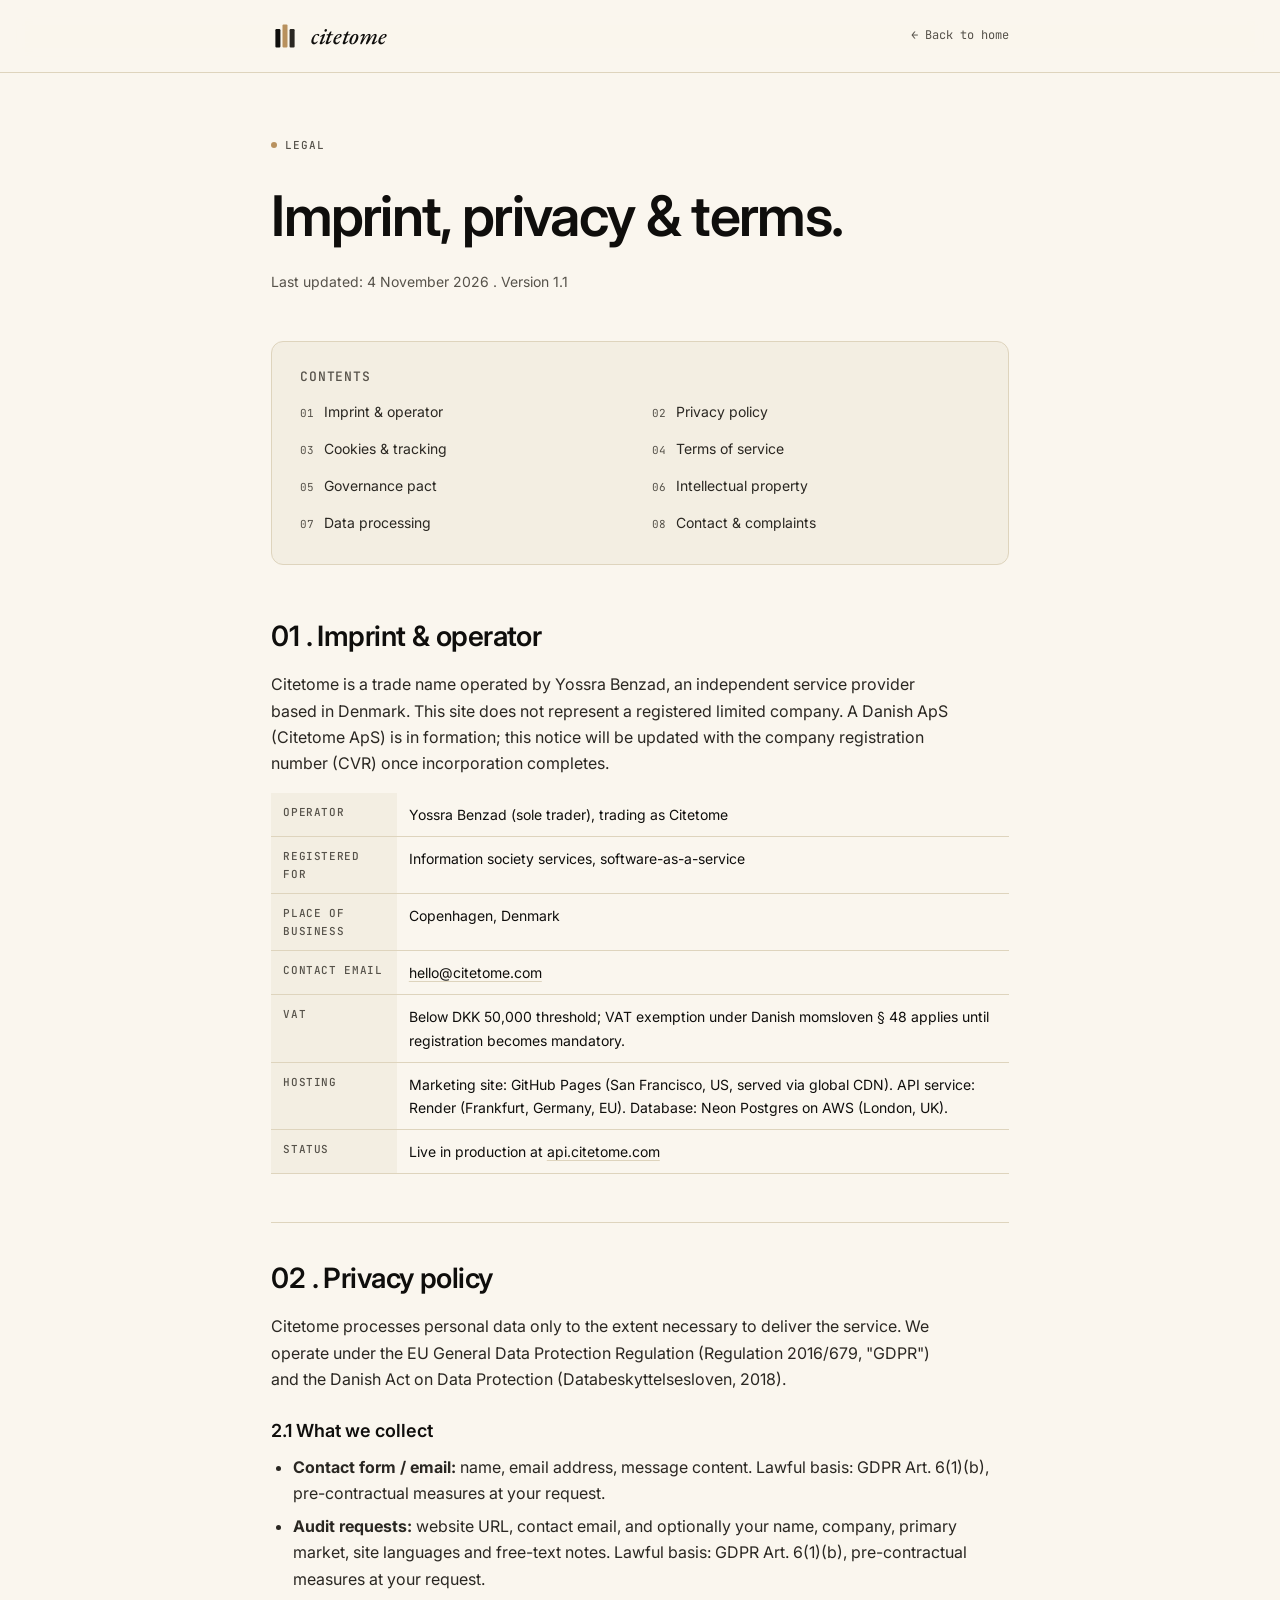
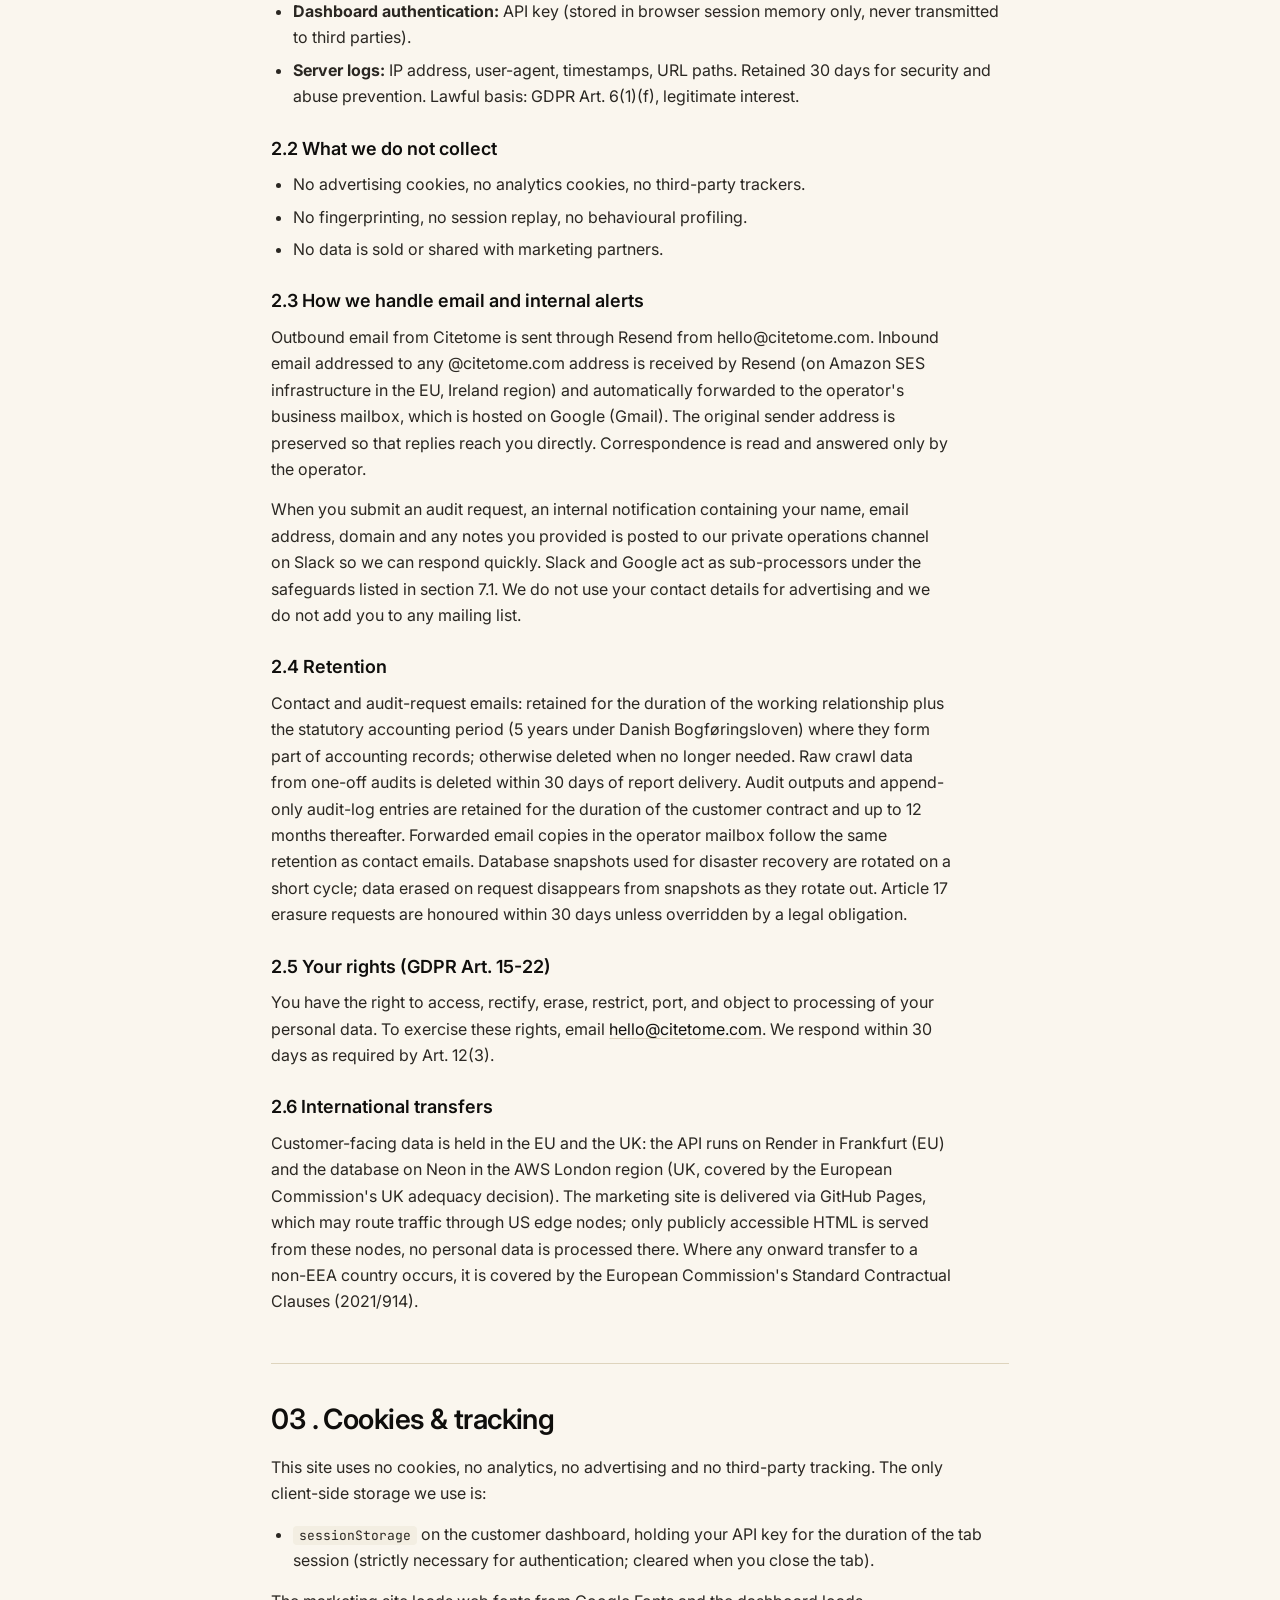
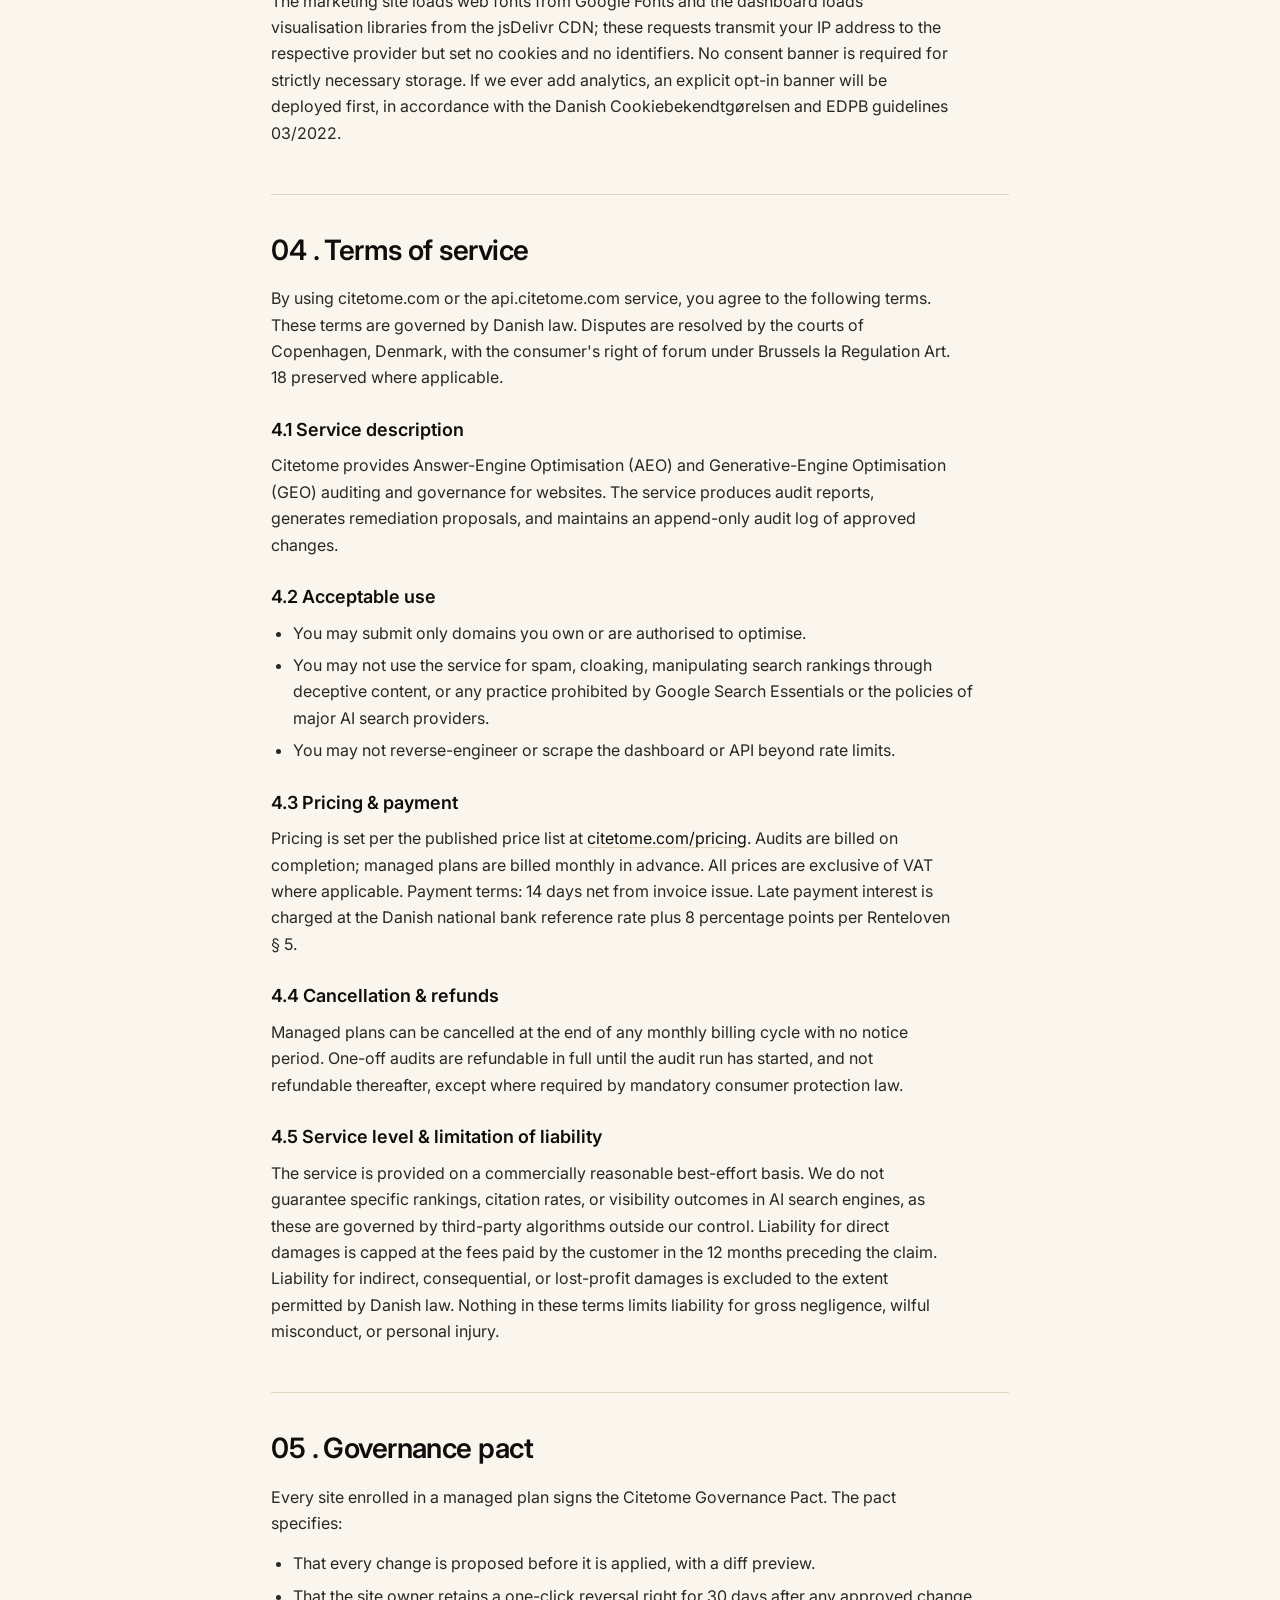
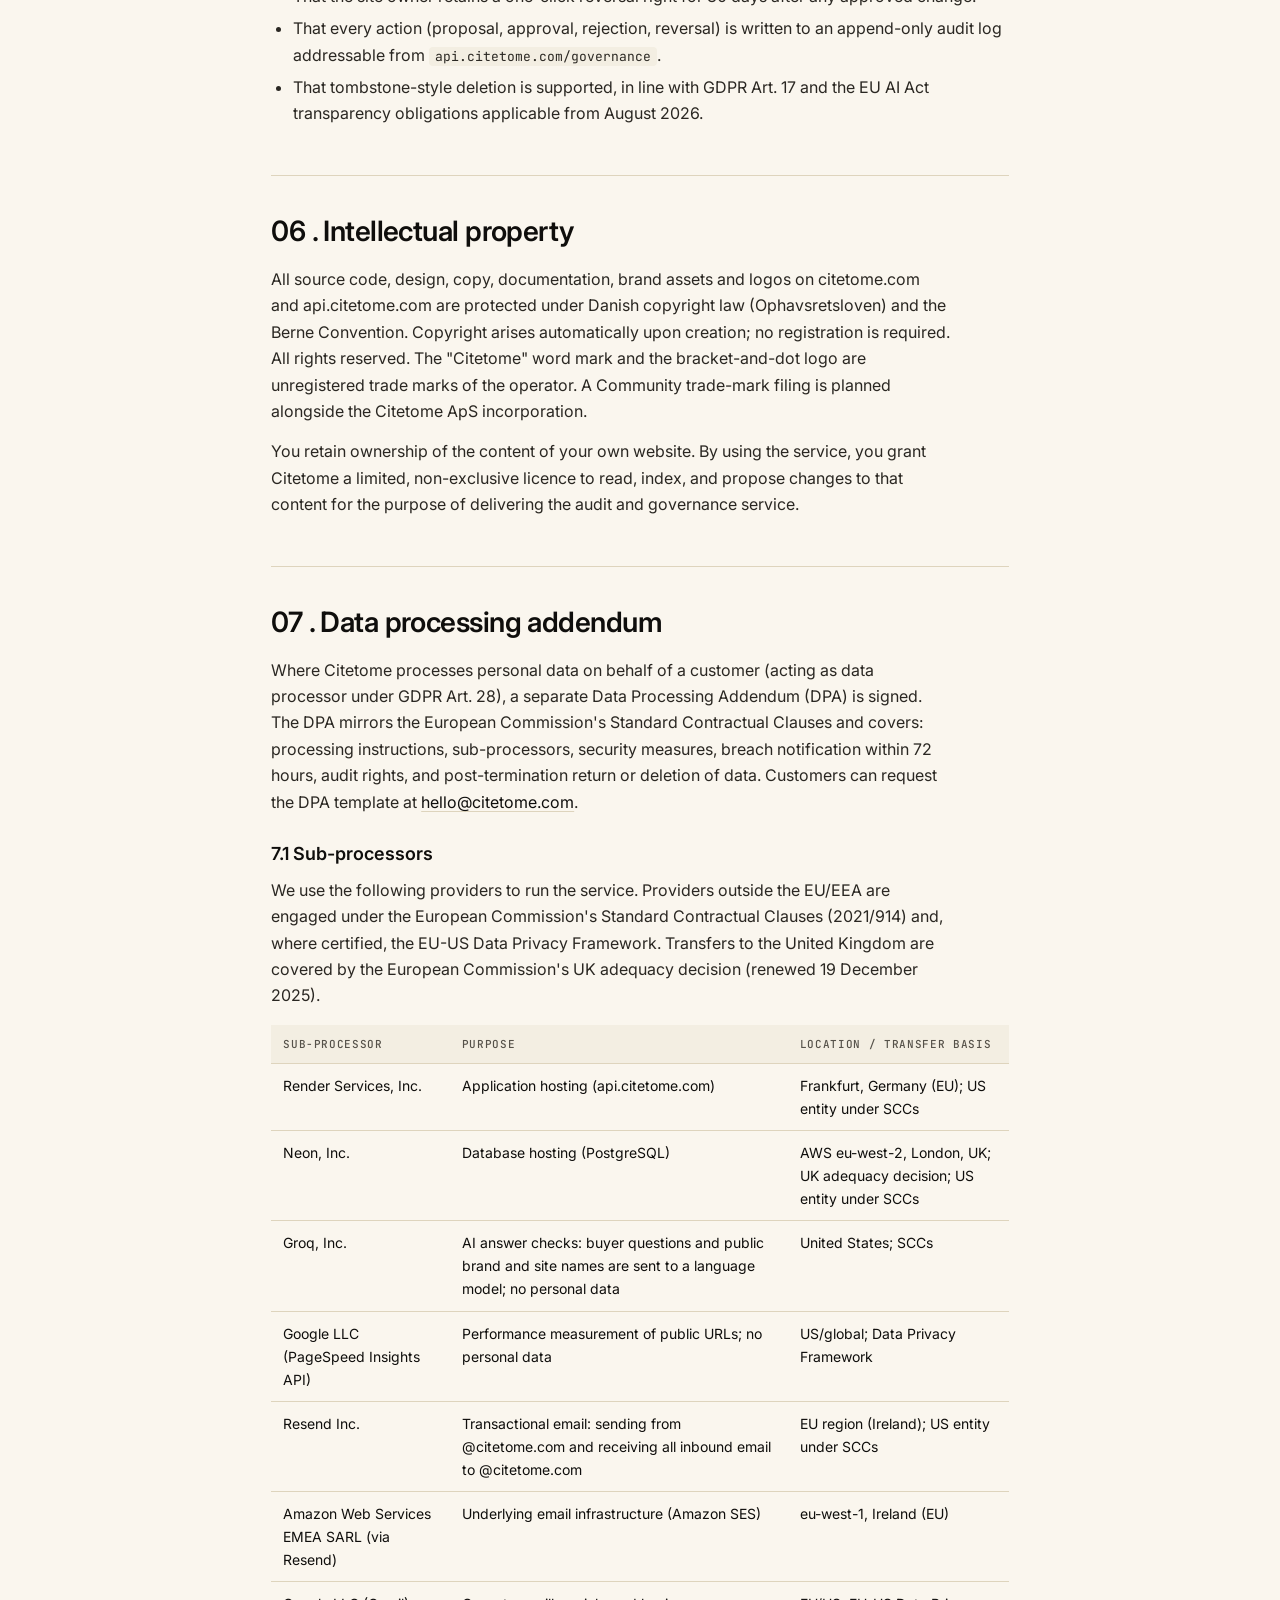
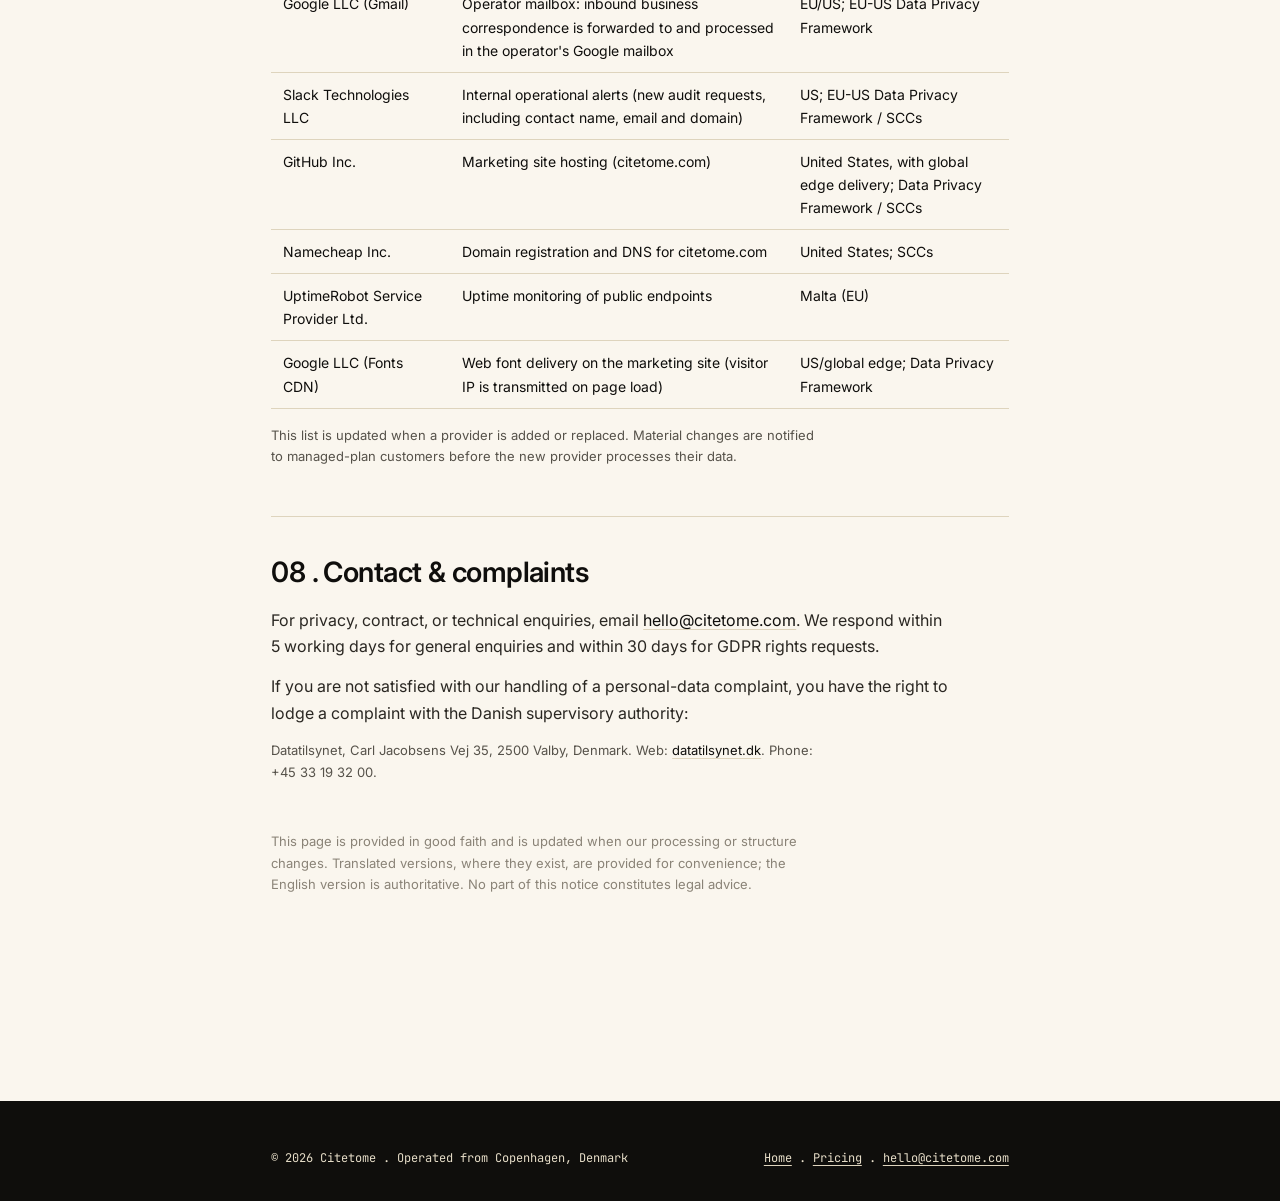
<file: legal/index.html>
<!doctype html>
<html lang="en">
<head>
  <meta charset="UTF-8">
  <meta name="viewport" content="width=device-width, initial-scale=1.0">
  <title>Legal . Privacy . Imprint - Citetome</title>
  <meta name="description" content="Imprint, privacy policy, cookie policy, terms of service and governance pact for Citetome - the AEO and GEO control plane.">
  <meta name="robots" content="index, follow">
  <link rel="canonical" href="https://citetome.com/legal/">
  <link rel="icon" type="image/svg+xml" href="../favicon.svg">
  <link rel="preconnect" href="https://fonts.googleapis.com">
  <link rel="preconnect" href="https://fonts.gstatic.com" crossorigin>
  <link href="https://fonts.googleapis.com/css2?family=EB+Garamond:ital,wght@0,500;1,500&family=Inter:wght@400;450;500;600;700&family=JetBrains+Mono:wght@400;500&display=swap" rel="stylesheet">
  <style>
    :root {
      --bone:#FAF6EE; --paper:#F3EEE2; --tea:#E6DDC8; --ink:#0F0E0C;
      --ink-soft:#2A2722; --ink-mid:#56524A; --stone:#8A8377;
      --gold:#B8915E; --oxblood:#6F2D1D; --rule:#DED4BD;
      --serif:'EB Garamond', Georgia, serif;
      --sans:'Inter', -apple-system, 'Segoe UI', Roboto, sans-serif;
      --mono:'JetBrains Mono', Consolas, monospace;
      --container:840px;
      --gutter:clamp(20px, 4vw, 56px);
    }
    *,*::before,*::after{box-sizing:border-box}
    html{-webkit-text-size-adjust:100%;scroll-behavior:smooth;scroll-padding-top:80px}
    body{margin:0;background:var(--bone);color:var(--ink);font-family:var(--sans);font-size:16px;line-height:1.65;-webkit-font-smoothing:antialiased}
    a{color:var(--ink);text-decoration:underline;text-decoration-color:var(--rule);text-underline-offset:3px}
    a:hover{color:var(--oxblood);text-decoration-color:var(--oxblood)}
    .container{max-width:var(--container);margin:0 auto;padding:0 var(--gutter)}
    nav{position:sticky;top:0;background:rgba(250,246,238,0.92);backdrop-filter:saturate(180%) blur(14px);z-index:50;border-bottom:1px solid var(--rule)}
    nav .container{padding-top:16px;padding-bottom:16px;display:flex;align-items:center;justify-content:space-between;gap:16px}
    .brand{display:inline-flex;align-items:center;gap:12px;text-decoration:none}
    .brand-mark{width:28px;height:28px}
    .brand-word{font-family:var(--serif);font-style:italic;font-weight:500;font-size:24px;letter-spacing:-0.015em;color:var(--ink);text-decoration:none}
    .nav-back{font-family:var(--mono);font-size:12px;color:var(--ink-mid);text-decoration:none}
    .nav-back:hover{color:var(--ink)}
    main{padding:56px 0 96px}
    h1{font-size:clamp(36px,5vw,56px);letter-spacing:-0.03em;font-weight:600;margin:0 0 8px}
    .eyebrow{display:inline-flex;align-items:center;gap:8px;font-family:var(--mono);font-size:11px;font-weight:500;letter-spacing:0.08em;text-transform:uppercase;color:var(--ink-mid);margin-bottom:16px}
    .eyebrow::before{content:'';width:6px;height:6px;background:var(--gold);border-radius:50%}
    .updated{color:var(--ink-mid);font-size:14px;margin-bottom:48px}
    h2{font-size:28px;letter-spacing:-0.02em;font-weight:600;margin:48px 0 12px;border-top:1px solid var(--rule);padding-top:32px}
    h2:first-of-type{border-top:0;padding-top:0}
    h3{font-size:18px;font-weight:600;margin:24px 0 8px}
    p{color:var(--ink-soft);margin:0 0 14px;max-width:68ch}
    ul{color:var(--ink-soft);padding-left:22px;margin:0 0 14px}
    li{margin-bottom:6px}
    .table{width:100%;border-collapse:collapse;margin:16px 0;font-size:14px}
    .table th,.table td{text-align:left;padding:10px 12px;border-bottom:1px solid var(--rule);vertical-align:top}
    .table th{font-family:var(--mono);font-weight:500;font-size:11px;letter-spacing:0.06em;text-transform:uppercase;color:var(--ink-mid);background:var(--paper)}
    .toc{background:var(--paper);border:1px solid var(--rule);border-radius:12px;padding:24px 28px;margin:24px 0 48px}
    .toc h3{margin:0 0 12px;font-size:13px;font-family:var(--mono);letter-spacing:0.06em;text-transform:uppercase;color:var(--ink-mid);font-weight:500}
    .toc ol{list-style:none;padding:0;margin:0;display:grid;grid-template-columns:repeat(2,minmax(0,1fr));gap:8px 24px;font-size:14px}
    .toc a{text-decoration:none;color:var(--ink-soft)}
    .toc a:hover{color:var(--oxblood)}
    .toc .num{font-family:var(--mono);font-size:11px;color:var(--ink-mid);margin-right:10px}
    footer{background:var(--ink);color:var(--tea);padding:48px 0 32px;margin-top:96px}
    footer .container{display:flex;justify-content:space-between;align-items:center;flex-wrap:wrap;gap:16px;font-family:var(--mono);font-size:12px}
    footer a{color:var(--tea)}
    .small{font-size:13px;color:var(--ink-mid)}
    code{font-family:var(--mono);font-size:13px;background:var(--paper);padding:1px 6px;border-radius:4px}
    @media (max-width:600px){.toc ol{grid-template-columns:1fr}}
  </style>
</head>
<body>

<nav>
  <div class="container">
    <a href="/" class="brand" aria-label="Citetome home">
      <svg class="brand-mark" viewBox="60 50 120 134" aria-hidden="true">
        <rect x="74" y="84" width="24" height="88" rx="5" fill="#0F0E0C"/>
        <rect x="108" y="62" width="24" height="110" rx="5" fill="#B8915E"/>
        <rect x="142" y="84" width="24" height="88" rx="5" fill="#2A2722"/>
      </svg>
      <span class="brand-word">citetome</span>
    </a>
    <a href="/" class="nav-back">&larr; Back to home</a>
  </div>
</nav>

<main>
  <div class="container">
    <div class="eyebrow">Legal</div>
    <h1>Imprint, privacy &amp; terms.</h1>
    <p class="updated">Last updated: 4 November 2026 . Version 1.1</p>

    <div class="toc">
      <h3>Contents</h3>
      <ol>
        <li><span class="num">01</span><a href="#imprint">Imprint &amp; operator</a></li>
        <li><span class="num">02</span><a href="#privacy">Privacy policy</a></li>
        <li><span class="num">03</span><a href="#cookies">Cookies &amp; tracking</a></li>
        <li><span class="num">04</span><a href="#terms">Terms of service</a></li>
        <li><span class="num">05</span><a href="#pact">Governance pact</a></li>
        <li><span class="num">06</span><a href="#ip">Intellectual property</a></li>
        <li><span class="num">07</span><a href="#dpa">Data processing</a></li>
        <li><span class="num">08</span><a href="#contact">Contact &amp; complaints</a></li>
      </ol>
    </div>

    <h2 id="imprint">01 . Imprint &amp; operator</h2>
    <p>Citetome is a trade name operated by Yossra Benzad, an independent service provider based in Denmark. This site does not represent a registered limited company. A Danish ApS (Citetome ApS) is in formation; this notice will be updated with the company registration number (CVR) once incorporation completes.</p>
    <table class="table">
      <tr><th>Operator</th><td>Yossra Benzad (sole trader), trading as Citetome</td></tr>
      <tr><th>Registered for</th><td>Information society services, software-as-a-service</td></tr>
      <tr><th>Place of business</th><td>Copenhagen, Denmark</td></tr>
      <tr><th>Contact email</th><td><a href="mailto:hello@citetome.com">hello@citetome.com</a></td></tr>
      <tr><th>VAT</th><td>Below DKK 50,000 threshold; VAT exemption under Danish momsloven &sect; 48 applies until registration becomes mandatory.</td></tr>
      <tr><th>Hosting</th><td>Marketing site: GitHub Pages (San Francisco, US, served via global CDN). API service: Render (Frankfurt, Germany, EU). Database: Neon Postgres on AWS (London, UK).</td></tr>
      <tr><th>Status</th><td>Live in production at <a href="https://api.citetome.com" target="_blank" rel="noopener">api.citetome.com</a></td></tr>
    </table>

    <h2 id="privacy">02 . Privacy policy</h2>
    <p>Citetome processes personal data only to the extent necessary to deliver the service. We operate under the EU General Data Protection Regulation (Regulation 2016/679, "GDPR") and the Danish Act on Data Protection (Databeskyttelsesloven, 2018).</p>

    <h3>2.1 What we collect</h3>
    <ul>
      <li><strong>Contact form / email:</strong> name, email address, message content. Lawful basis: GDPR Art. 6(1)(b), pre-contractual measures at your request.</li>
      <li><strong>Audit requests:</strong> website URL, contact email, and optionally your name, company, primary market, site languages and free-text notes. Lawful basis: GDPR Art. 6(1)(b), pre-contractual measures at your request.</li>
      <li><strong>Dashboard authentication:</strong> API key (stored in browser session memory only, never transmitted to third parties).</li>
      <li><strong>Server logs:</strong> IP address, user-agent, timestamps, URL paths. Retained 30 days for security and abuse prevention. Lawful basis: GDPR Art. 6(1)(f), legitimate interest.</li>
    </ul>

    <h3>2.2 What we do not collect</h3>
    <ul>
      <li>No advertising cookies, no analytics cookies, no third-party trackers.</li>
      <li>No fingerprinting, no session replay, no behavioural profiling.</li>
      <li>No data is sold or shared with marketing partners.</li>
    </ul>

    <h3>2.3 How we handle email and internal alerts</h3>
    <p>Outbound email from Citetome is sent through Resend from hello@citetome.com. Inbound email addressed to any @citetome.com address is received by Resend (on Amazon SES infrastructure in the EU, Ireland region) and automatically forwarded to the operator's business mailbox, which is hosted on Google (Gmail). The original sender address is preserved so that replies reach you directly. Correspondence is read and answered only by the operator.</p>
    <p>When you submit an audit request, an internal notification containing your name, email address, domain and any notes you provided is posted to our private operations channel on Slack so we can respond quickly. Slack and Google act as sub-processors under the safeguards listed in section 7.1. We do not use your contact details for advertising and we do not add you to any mailing list.</p>

    <h3>2.4 Retention</h3>
    <p>Contact and audit-request emails: retained for the duration of the working relationship plus the statutory accounting period (5 years under Danish Bogføringsloven) where they form part of accounting records; otherwise deleted when no longer needed. Raw crawl data from one-off audits is deleted within 30 days of report delivery. Audit outputs and append-only audit-log entries are retained for the duration of the customer contract and up to 12 months thereafter. Forwarded email copies in the operator mailbox follow the same retention as contact emails. Database snapshots used for disaster recovery are rotated on a short cycle; data erased on request disappears from snapshots as they rotate out. Article 17 erasure requests are honoured within 30 days unless overridden by a legal obligation.</p>

    <h3>2.5 Your rights (GDPR Art. 15-22)</h3>
    <p>You have the right to access, rectify, erase, restrict, port, and object to processing of your personal data. To exercise these rights, email <a href="mailto:hello@citetome.com">hello@citetome.com</a>. We respond within 30 days as required by Art. 12(3).</p>

    <h3>2.6 International transfers</h3>
    <p>Customer-facing data is held in the EU and the UK: the API runs on Render in Frankfurt (EU) and the database on Neon in the AWS London region (UK, covered by the European Commission's UK adequacy decision). The marketing site is delivered via GitHub Pages, which may route traffic through US edge nodes; only publicly accessible HTML is served from these nodes, no personal data is processed there. Where any onward transfer to a non-EEA country occurs, it is covered by the European Commission's Standard Contractual Clauses (2021/914).</p>

    <h2 id="cookies">03 . Cookies &amp; tracking</h2>
    <p>This site uses no cookies, no analytics, no advertising and no third-party tracking. The only client-side storage we use is:</p>
    <ul>
      <li><code>sessionStorage</code> on the customer dashboard, holding your API key for the duration of the tab session (strictly necessary for authentication; cleared when you close the tab).</li>
    </ul>
    <p>The marketing site loads web fonts from Google Fonts and the dashboard loads visualisation libraries from the jsDelivr CDN; these requests transmit your IP address to the respective provider but set no cookies and no identifiers. No consent banner is required for strictly necessary storage. If we ever add analytics, an explicit opt-in banner will be deployed first, in accordance with the Danish Cookiebekendtgørelsen and EDPB guidelines 03/2022.</p>

    <h2 id="terms">04 . Terms of service</h2>
    <p>By using citetome.com or the api.citetome.com service, you agree to the following terms. These terms are governed by Danish law. Disputes are resolved by the courts of Copenhagen, Denmark, with the consumer's right of forum under Brussels Ia Regulation Art. 18 preserved where applicable.</p>

    <h3>4.1 Service description</h3>
    <p>Citetome provides Answer-Engine Optimisation (AEO) and Generative-Engine Optimisation (GEO) auditing and governance for websites. The service produces audit reports, generates remediation proposals, and maintains an append-only audit log of approved changes.</p>

    <h3>4.2 Acceptable use</h3>
    <ul>
      <li>You may submit only domains you own or are authorised to optimise.</li>
      <li>You may not use the service for spam, cloaking, manipulating search rankings through deceptive content, or any practice prohibited by Google Search Essentials or the policies of major AI search providers.</li>
      <li>You may not reverse-engineer or scrape the dashboard or API beyond rate limits.</li>
    </ul>

    <h3>4.3 Pricing &amp; payment</h3>
    <p>Pricing is set per the published price list at <a href="/pricing/">citetome.com/pricing</a>. Audits are billed on completion; managed plans are billed monthly in advance. All prices are exclusive of VAT where applicable. Payment terms: 14 days net from invoice issue. Late payment interest is charged at the Danish national bank reference rate plus 8 percentage points per Renteloven &sect; 5.</p>

    <h3>4.4 Cancellation &amp; refunds</h3>
    <p>Managed plans can be cancelled at the end of any monthly billing cycle with no notice period. One-off audits are refundable in full until the audit run has started, and not refundable thereafter, except where required by mandatory consumer protection law.</p>

    <h3>4.5 Service level &amp; limitation of liability</h3>
    <p>The service is provided on a commercially reasonable best-effort basis. We do not guarantee specific rankings, citation rates, or visibility outcomes in AI search engines, as these are governed by third-party algorithms outside our control. Liability for direct damages is capped at the fees paid by the customer in the 12 months preceding the claim. Liability for indirect, consequential, or lost-profit damages is excluded to the extent permitted by Danish law. Nothing in these terms limits liability for gross negligence, wilful misconduct, or personal injury.</p>

    <h2 id="pact">05 . Governance pact</h2>
    <p>Every site enrolled in a managed plan signs the Citetome Governance Pact. The pact specifies:</p>
    <ul>
      <li>That every change is proposed before it is applied, with a diff preview.</li>
      <li>That the site owner retains a one-click reversal right for 30 days after any approved change.</li>
      <li>That every action (proposal, approval, rejection, reversal) is written to an append-only audit log addressable from <code>api.citetome.com/governance</code>.</li>
      <li>That tombstone-style deletion is supported, in line with GDPR Art. 17 and the EU AI Act transparency obligations applicable from August 2026.</li>
    </ul>

    <h2 id="ip">06 . Intellectual property</h2>
    <p>All source code, design, copy, documentation, brand assets and logos on citetome.com and api.citetome.com are protected under Danish copyright law (Ophavsretsloven) and the Berne Convention. Copyright arises automatically upon creation; no registration is required. All rights reserved. The "Citetome" word mark and the bracket-and-dot logo are unregistered trade marks of the operator. A Community trade-mark filing is planned alongside the Citetome ApS incorporation.</p>
    <p>You retain ownership of the content of your own website. By using the service, you grant Citetome a limited, non-exclusive licence to read, index, and propose changes to that content for the purpose of delivering the audit and governance service.</p>

    <h2 id="dpa">07 . Data processing addendum</h2>
    <p>Where Citetome processes personal data on behalf of a customer (acting as data processor under GDPR Art. 28), a separate Data Processing Addendum (DPA) is signed. The DPA mirrors the European Commission's Standard Contractual Clauses and covers: processing instructions, sub-processors, security measures, breach notification within 72 hours, audit rights, and post-termination return or deletion of data. Customers can request the DPA template at <a href="mailto:hello@citetome.com">hello@citetome.com</a>.</p>

    <h3>7.1 Sub-processors</h3>
    <p>We use the following providers to run the service. Providers outside the EU/EEA are engaged under the European Commission's Standard Contractual Clauses (2021/914) and, where certified, the EU-US Data Privacy Framework. Transfers to the United Kingdom are covered by the European Commission's UK adequacy decision (renewed 19 December 2025).</p>
    <table class="table">
      <tr><th>Sub-processor</th><th>Purpose</th><th>Location / transfer basis</th></tr>
      <tr><td>Render Services, Inc.</td><td>Application hosting (api.citetome.com)</td><td>Frankfurt, Germany (EU); US entity under SCCs</td></tr>
      <tr><td>Neon, Inc.</td><td>Database hosting (PostgreSQL)</td><td>AWS eu-west-2, London, UK; UK adequacy decision; US entity under SCCs</td></tr>
      <tr><td>Groq, Inc.</td><td>AI answer checks: buyer questions and public brand and site names are sent to a language model; no personal data</td><td>United States; SCCs</td></tr>
      <tr><td>Google LLC (PageSpeed Insights API)</td><td>Performance measurement of public URLs; no personal data</td><td>US/global; Data Privacy Framework</td></tr>
      <tr><td>Resend Inc.</td><td>Transactional email: sending from @citetome.com and receiving all inbound email to @citetome.com</td><td>EU region (Ireland); US entity under SCCs</td></tr>
      <tr><td>Amazon Web Services EMEA SARL (via Resend)</td><td>Underlying email infrastructure (Amazon SES)</td><td>eu-west-1, Ireland (EU)</td></tr>
      <tr><td>Google LLC (Gmail)</td><td>Operator mailbox: inbound business correspondence is forwarded to and processed in the operator's Google mailbox</td><td>EU/US; EU-US Data Privacy Framework</td></tr>
      <tr><td>Slack Technologies LLC</td><td>Internal operational alerts (new audit requests, including contact name, email and domain)</td><td>US; EU-US Data Privacy Framework / SCCs</td></tr>
      <tr><td>GitHub Inc.</td><td>Marketing site hosting (citetome.com)</td><td>United States, with global edge delivery; Data Privacy Framework / SCCs</td></tr>
      <tr><td>Namecheap Inc.</td><td>Domain registration and DNS for citetome.com</td><td>United States; SCCs</td></tr>
      <tr><td>UptimeRobot Service Provider Ltd.</td><td>Uptime monitoring of public endpoints</td><td>Malta (EU)</td></tr>
      <tr><td>Google LLC (Fonts CDN)</td><td>Web font delivery on the marketing site (visitor IP is transmitted on page load)</td><td>US/global edge; Data Privacy Framework</td></tr>
    </table>
    <p class="small">This list is updated when a provider is added or replaced. Material changes are notified to managed-plan customers before the new provider processes their data.</p>

    <h2 id="contact">08 . Contact &amp; complaints</h2>
    <p>For privacy, contract, or technical enquiries, email <a href="mailto:hello@citetome.com">hello@citetome.com</a>. We respond within 5 working days for general enquiries and within 30 days for GDPR rights requests.</p>
    <p>If you are not satisfied with our handling of a personal-data complaint, you have the right to lodge a complaint with the Danish supervisory authority:</p>
    <p class="small">Datatilsynet, Carl Jacobsens Vej 35, 2500 Valby, Denmark. Web: <a href="https://www.datatilsynet.dk" target="_blank" rel="noopener">datatilsynet.dk</a>. Phone: +45 33 19 32 00.</p>

    <p class="small" style="margin-top:48px;color:var(--stone)">This page is provided in good faith and is updated when our processing or structure changes. Translated versions, where they exist, are provided for convenience; the English version is authoritative. No part of this notice constitutes legal advice.</p>
  </div>
</main>

<footer>
  <div class="container">
    <div>&copy; 2026 Citetome . Operated from Copenhagen, Denmark</div>
    <div><a href="/">Home</a> . <a href="/pricing/">Pricing</a> . <a href="mailto:hello@citetome.com">hello@citetome.com</a></div>
  </div>
</footer>

</body>
</html>
</file>
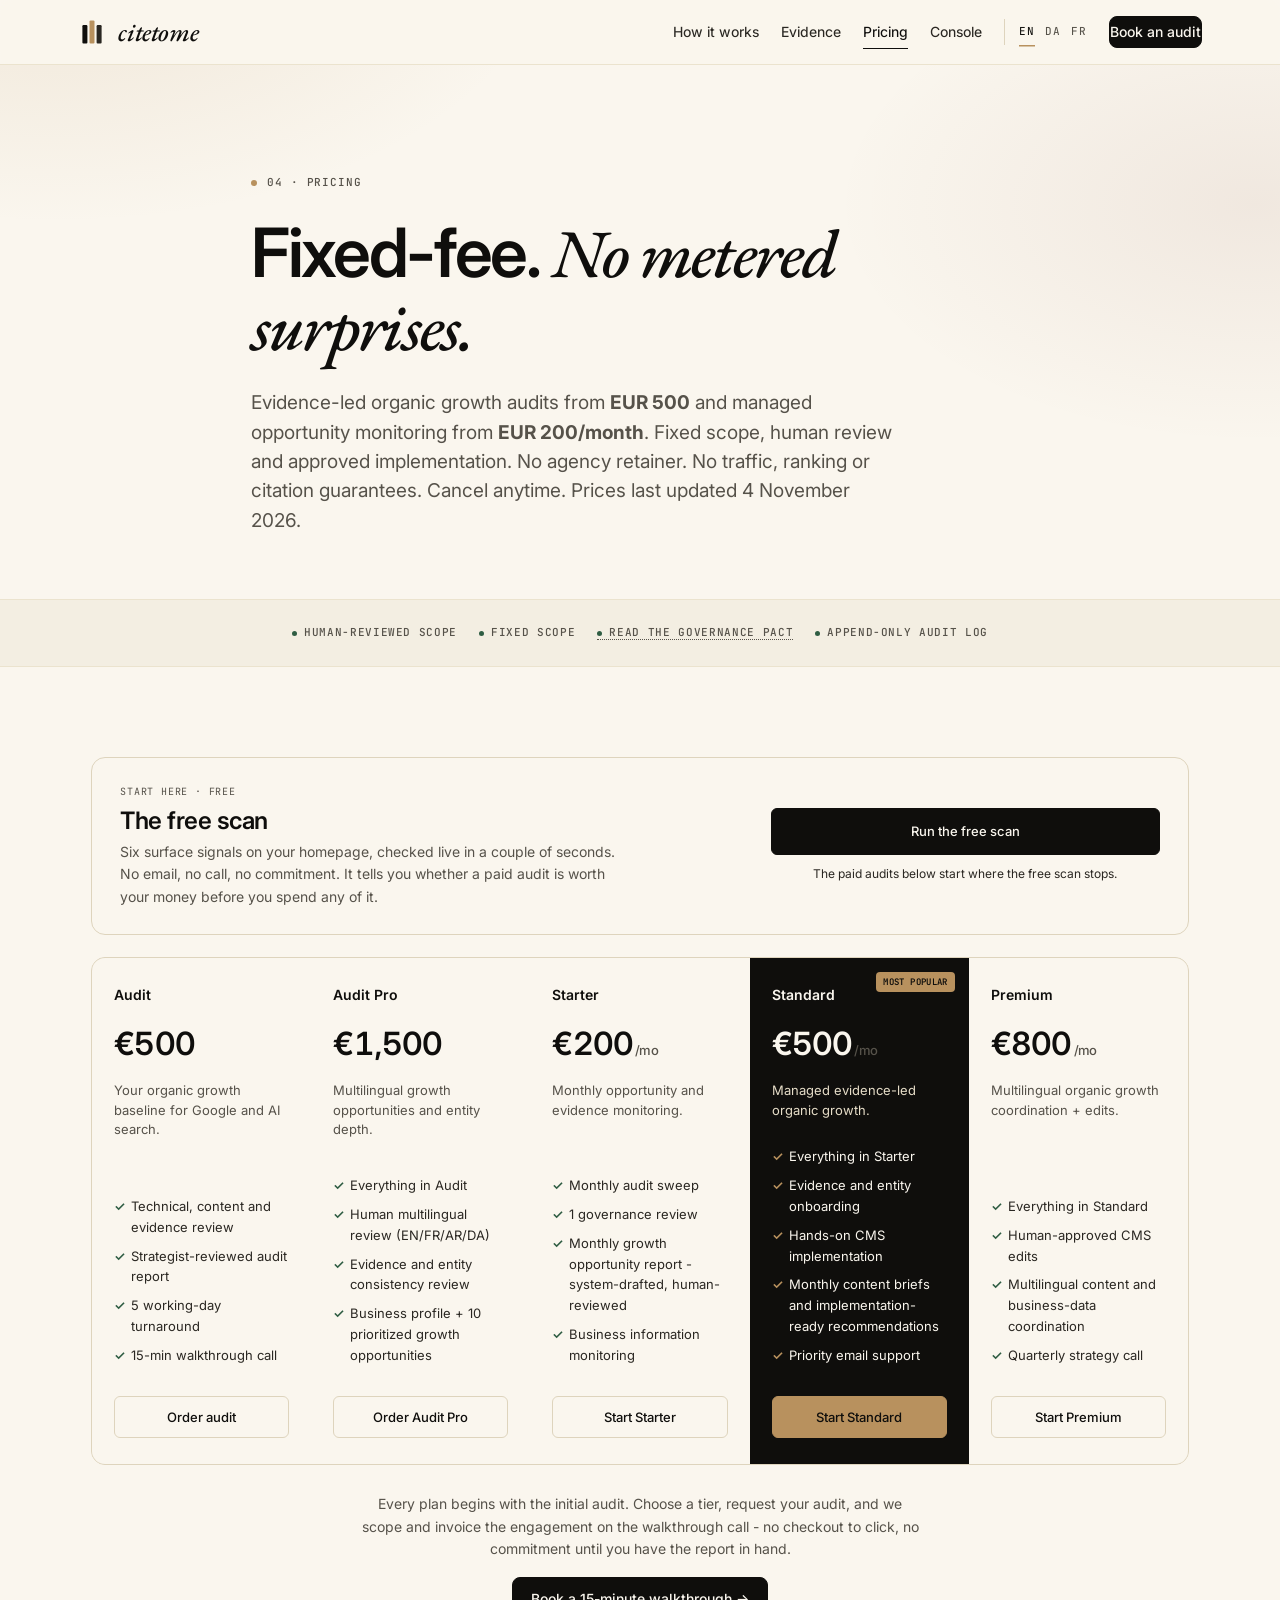
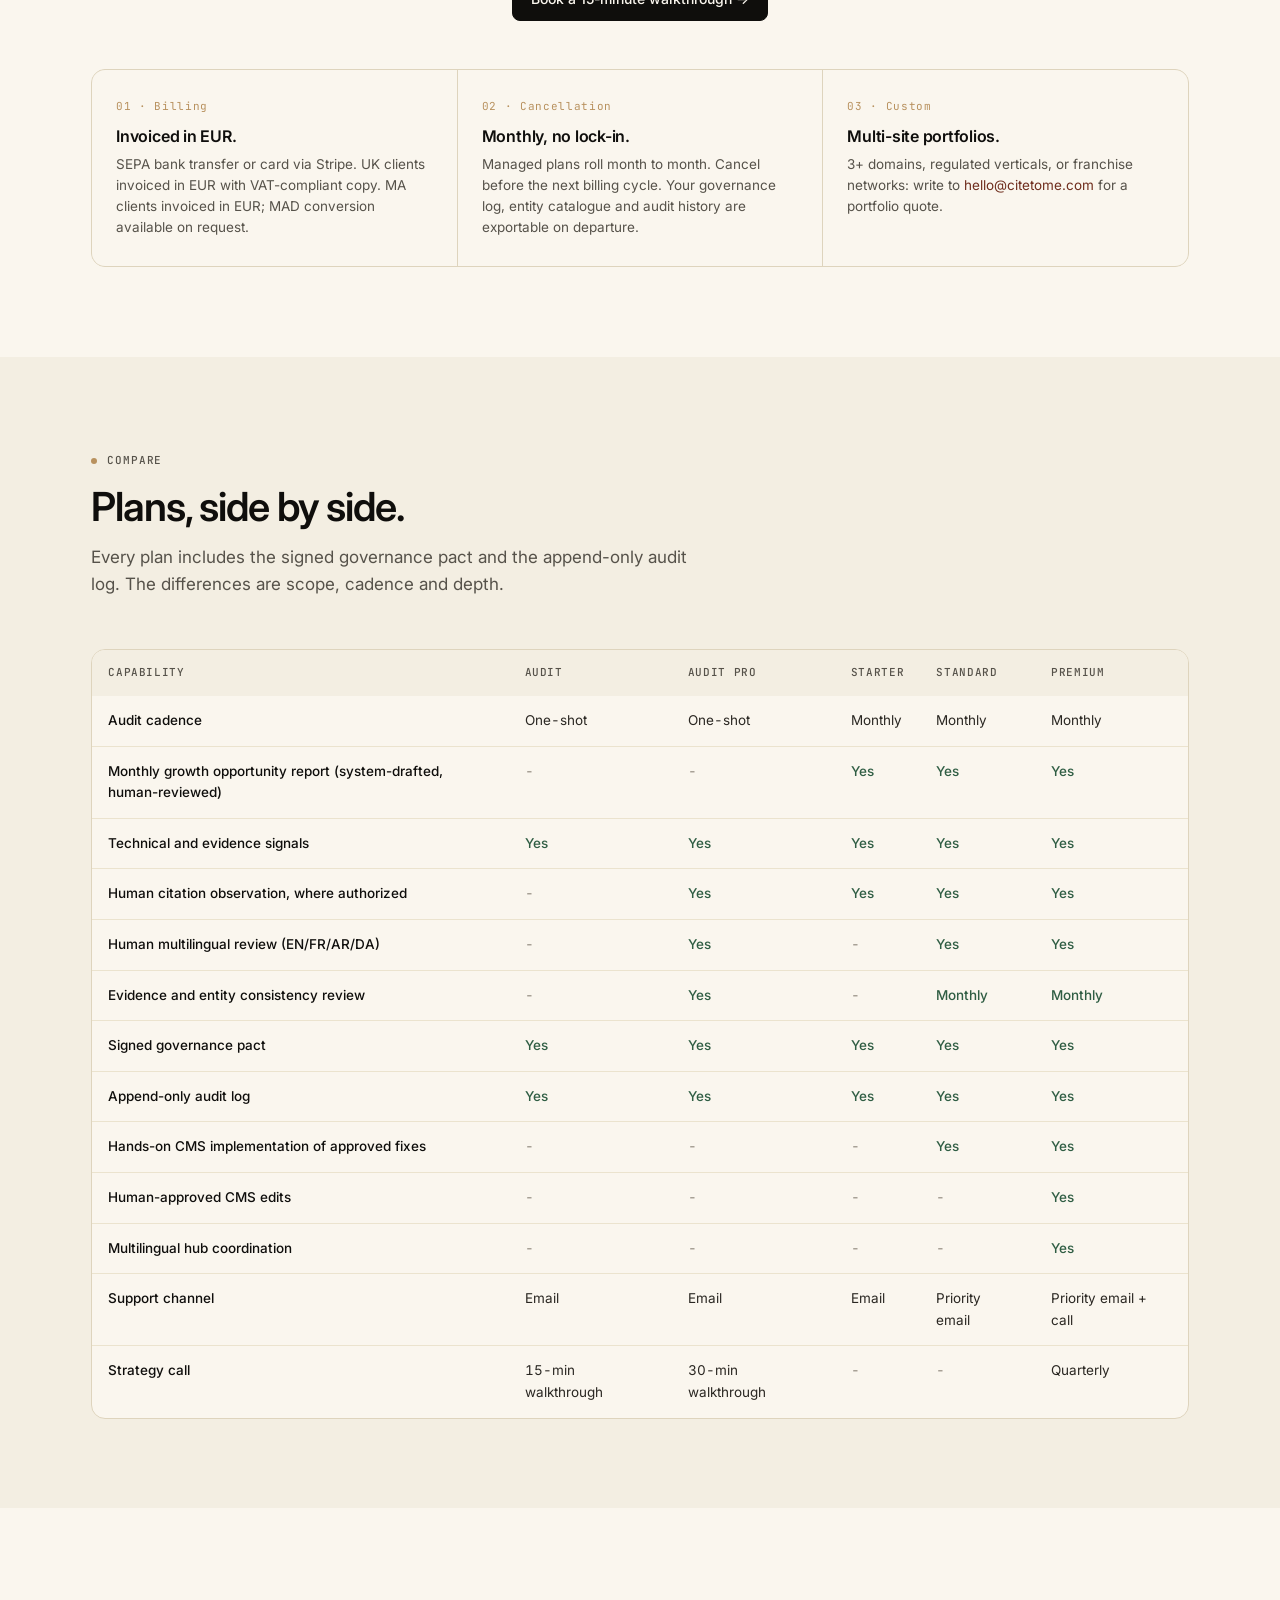
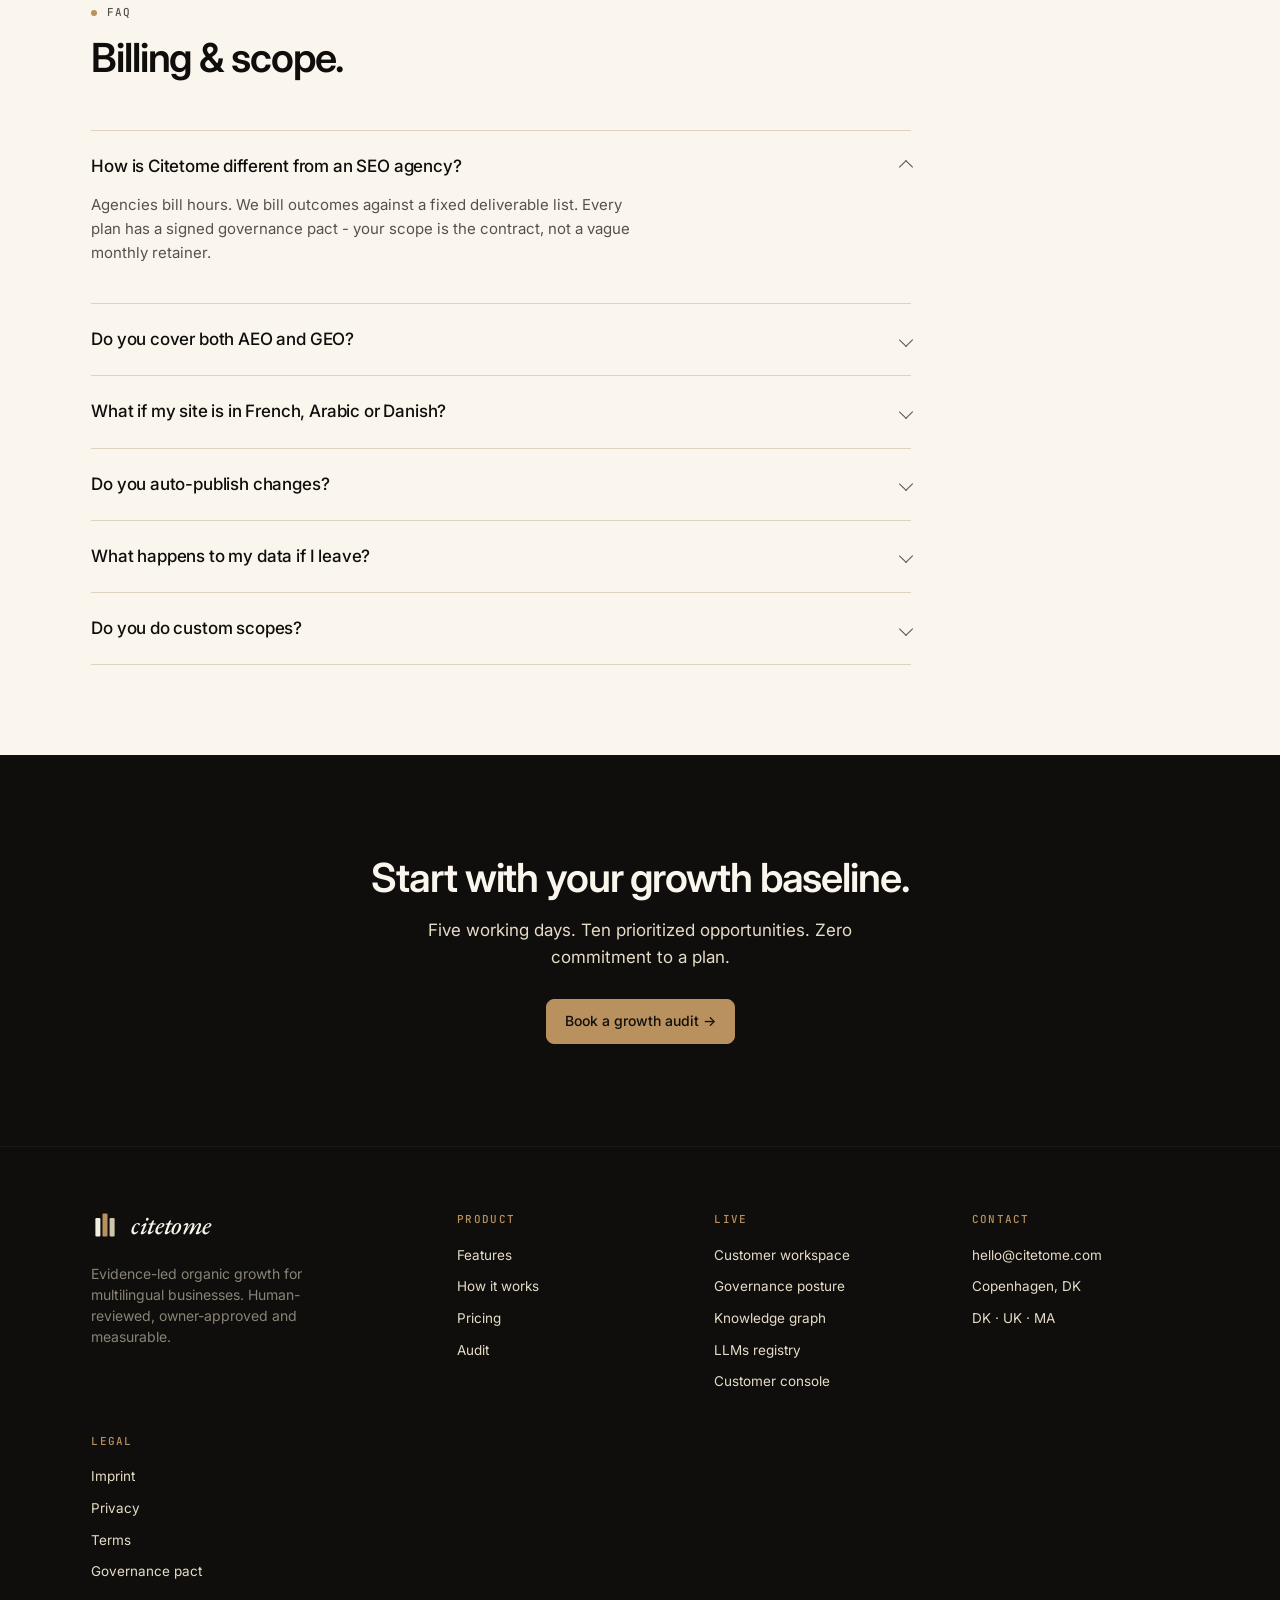
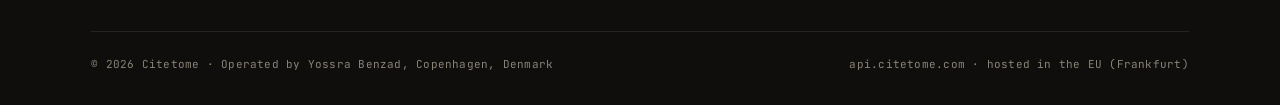
<file: pricing/index.html>
<!DOCTYPE html>
<html lang="en">
<head>
  <meta charset="UTF-8">
  <meta name="viewport" content="width=device-width, initial-scale=1.0">
  <title>Pricing - Citetome organic growth audits and managed plans</title>
  <meta name="description" content="Evidence-led organic growth audits and managed implementation across Google and AI search. Fixed scope, human approval and no ranking guarantees.">
  <meta property="og:title" content="Citetome Pricing">
  <meta property="og:description" content="Organic growth audits and monthly managed plans. Fixed scope, human-reviewed and measurable.">
  <meta property="og:type" content="website">
  <meta property="og:url" content="https://citetome.com/pricing/">
  <meta property="og:site_name" content="Citetome">
  <meta property="og:locale" content="en_GB">
  <meta name="twitter:card" content="summary_large_image">
  <meta name="twitter:title" content="Citetome Pricing">
  <meta name="twitter:description" content="One-shot audits + monthly managed plans. Fixed scope.">
  <meta name="theme-color" content="#FAF6EE">
  <meta name="robots" content="index, follow, max-image-preview:large, max-snippet:-1">
  <meta name="author" content="Yossra Benzad">
  <link rel="canonical" href="https://citetome.com/pricing/">
  <link rel="alternate" hreflang="en" href="https://citetome.com/pricing/">
  <link rel="alternate" hreflang="da" href="https://citetome.com/da/pricing/">
  <link rel="alternate" hreflang="fr" href="https://citetome.com/fr/pricing/">
  <link rel="alternate" hreflang="x-default" href="https://citetome.com/pricing/">
  <link rel="sitemap" type="application/xml" href="/sitemap.xml">
  <link rel="icon" type="image/svg+xml" href="../favicon.svg">

  <link rel="preconnect" href="https://fonts.googleapis.com">
  <link rel="preconnect" href="https://fonts.gstatic.com" crossorigin>
  <link href="https://fonts.googleapis.com/css2?family=EB+Garamond:ital,wght@0,500;1,500&family=Inter:wght@400;450;500;600;700&family=JetBrains+Mono:wght@400;500&display=swap" rel="stylesheet">

  <style>
    :root {
      --bone:#FAF6EE; --paper:#F3EEE2; --tea:#E6DDC8;
      --ink:#0F0E0C; --ink-soft:#2A2722; --ink-mid:#56524A; --stone:#8A8377;
      --gold:#B8915E; --gold-dim:#8E6F44; --oxblood:#6F2D1D;
      --rule:#DED4BD; --rule-soft:#EBE3CE; --green:#2F5D43;
      --serif:'EB Garamond',Georgia,serif;
      --sans:'Inter',-apple-system,'Segoe UI',Roboto,sans-serif;
      --mono:'JetBrains Mono','SF Mono',Consolas,monospace;
      --container:1200px;
      --gutter:clamp(20px,4vw,56px);
      --ease:cubic-bezier(0.22,1,0.36,1);
    }
    *,*::before,*::after{box-sizing:border-box}
    html{-webkit-text-size-adjust:100%;scroll-behavior:smooth;scroll-padding-top:80px}
    body{margin:0;background:var(--bone);color:var(--ink);font-family:var(--sans);font-size:16px;line-height:1.6;-webkit-font-smoothing:antialiased}
    img,svg{display:block;max-width:100%}
    a{color:var(--ink);text-decoration:none;transition:color .18s var(--ease)}
    a:hover{color:var(--oxblood)}
    .container{max-width:var(--container);margin:0 auto;padding:0 var(--gutter)}
    h1,h2,h3{font-family:var(--sans);font-weight:600;letter-spacing:-.025em;margin:0;color:var(--ink);line-height:1.05}
    h1{font-size:clamp(40px,5.5vw,68px);letter-spacing:-.035em}
    h1 em{font-family:var(--serif);font-style:italic;font-weight:500}
    h2{font-size:clamp(28px,3.2vw,40px);letter-spacing:-.028em}
    h3{font-size:18px;font-weight:600;letter-spacing:-.015em;line-height:1.3}
    p{margin:0 0 1.1em;max-width:64ch;color:var(--ink-soft)}
    .eyebrow{display:inline-flex;align-items:center;gap:10px;font-family:var(--mono);font-size:11px;font-weight:500;letter-spacing:.08em;text-transform:uppercase;color:var(--ink-mid)}
    .eyebrow::before{content:'';width:6px;height:6px;background:var(--gold);border-radius:50%}

    /* nav */
    .nav{position:sticky;top:0;background:rgba(250,246,238,.86);backdrop-filter:saturate(180%) blur(14px);-webkit-backdrop-filter:saturate(180%) blur(14px);z-index:50;border-bottom:1px solid var(--rule-soft)}
    .nav-inner{max-width:var(--container);margin:0 auto;padding:16px clamp(16px,3vw,40px);display:flex;align-items:center;justify-content:space-between;gap:20px}
    .brand{display:inline-flex;align-items:center;gap:12px;text-decoration:none}
    .brand-mark{width:28px;height:28px;flex-shrink:0;transition:transform .5s var(--ease)}
    .brand:hover .brand-mark{transform:scale(1.06)}
    .brand-word{font-family:var(--serif);font-style:italic;font-weight:500;font-size:26px;letter-spacing:-.015em;color:var(--ink);line-height:1}
    .nav-links{display:flex;gap:22px;align-items:center;font-size:14px;font-weight:450;flex-wrap:wrap;justify-content:flex-end}
    @media (max-width:1080px){.nav-links{gap:16px;font-size:13px}}
    .nav-cta-mobile{display:none;padding:8px 14px;border-radius:8px;font-family:var(--sans);font-size:13px;font-weight:500;border:1px solid var(--ink);background:var(--ink);color:var(--bone);text-decoration:none}
    .nav-cta-mobile:hover{background:var(--oxblood);border-color:var(--oxblood);color:var(--bone)}
    .nav-links a{color:var(--ink-soft);padding:4px 0;position:relative}
    .nav-links a::after{content:'';position:absolute;left:0;bottom:-2px;width:100%;height:1.5px;background:var(--ink);transform:scaleX(0);transform-origin:left;transition:transform .3s var(--ease)}
    .nav-links a:hover::after,.nav-links a.active::after{transform:scaleX(1)}
    .nav-links a.active{color:var(--ink)}
    .btn{display:inline-flex;align-items:center;gap:8px;padding:10px 18px;border-radius:8px;font-family:var(--sans);font-size:14px;font-weight:500;border:1px solid var(--ink);background:var(--ink);color:var(--bone);cursor:pointer;transition:all .2s var(--ease);text-decoration:none}
    /* Specificity fix: .nav-links a wins over .btn for color, leaving the
       inverted button as dark text on dark background. Force the readable
       palette here and suppress the underline pseudo on the button. */
    .nav-links a.btn{color:var(--bone)}
    .nav-links a.btn:hover{color:var(--bone)}
    .nav-links a.btn::after{display:none}

    /* Gutter decoration: tiny editorial bracket frame in the side margins on
       ultra-wide viewports (>=1500px). Picks up the logo bracket motif. */
    .gutter-decor{position:fixed;top:50%;transform:translateY(-50%);width:60px;height:360px;opacity:0;pointer-events:none;z-index:1;transition:opacity .6s var(--ease)}
    .gutter-decor.left{left:max(20px,calc((100vw - 1200px) / 2 - 90px))}
    .gutter-decor.right{right:max(20px,calc((100vw - 1200px) / 2 - 90px))}
    @media (min-width:1500px){.gutter-decor{opacity:.55}}
    .btn:hover{background:var(--oxblood);border-color:var(--oxblood);transform:translateY(-1px)}
    .btn-ghost{background:transparent;color:var(--ink);border-color:var(--rule)}
    .btn-ghost:hover{border-color:var(--ink);background:transparent;color:var(--ink);transform:translateY(-1px)}
    @media (max-width:880px){
      .nav-inner{flex-wrap:wrap;row-gap:8px;padding:12px clamp(16px,3vw,40px)}
      .nav-links{order:3;width:100%;justify-content:flex-start;gap:14px;font-size:13px;overflow-x:auto;-webkit-overflow-scrolling:touch;padding-bottom:4px;flex-wrap:nowrap}
      .nav-links::-webkit-scrollbar{height:0}
      .nav-links>a{white-space:nowrap;flex-shrink:0}
      .nav-links>a.btn{display:none}
      .nav-cta-mobile{display:inline-flex}
    }
    @media (max-width:460px){.nav-links{font-size:12px;gap:12px}.brand-word{font-size:22px}}

    /* hero */
    .ph{padding:clamp(56px,8vw,120px) 0 clamp(40px,5vw,72px);position:relative;overflow:hidden}
    .ph::before{content:'';position:absolute;inset:-10%;background:radial-gradient(900px 500px at 12% -10%,rgba(184,145,94,.16),transparent 55%),radial-gradient(700px 400px at 90% 30%,rgba(111,45,29,.07),transparent 60%);pointer-events:none;z-index:0}
    .ph .container{position:relative;z-index:1;max-width:880px}
    .ph h1{margin-top:24px}
    .ph h1 em{color:var(--ink)}
    .ph .sub{font-size:clamp(17px,1.6vw,19px);line-height:1.55;color:var(--ink-mid);margin:26px 0 0;max-width:54ch}

    /* trust strip */
    .trust{padding:24px 0;border-top:1px solid var(--rule-soft);border-bottom:1px solid var(--rule-soft);background:var(--paper)}
    .trust-inner{display:flex;flex-wrap:wrap;gap:22px;justify-content:center;font-family:var(--mono);font-size:11px;font-weight:500;letter-spacing:.06em;text-transform:uppercase;color:var(--ink-mid)}
    .trust-inner .dot{display:inline-block;width:5px;height:5px;border-radius:50%;background:var(--green);margin-right:7px}

    section{padding:clamp(60px,7vw,96px) 0}
    section.tinted{background:var(--paper)}
    .section-head{max-width:760px;margin-bottom:clamp(36px,4vw,56px)}
    .section-head h2{margin-top:14px}
    .section-head p{margin-top:16px;font-size:17px;color:var(--ink-mid);max-width:56ch}

    /* pricing grid */
    .free-scan{display:grid;grid-template-columns:1.6fr 1fr;gap:28px;align-items:center;padding:26px 28px;margin-bottom:22px;border:1px solid var(--rule);border-radius:14px;background:var(--bone)}
    .free-scan-tag{font-family:var(--mono);font-size:10px;letter-spacing:.08em;text-transform:uppercase;color:var(--ink-mid);display:block;margin-bottom:8px}
    .free-scan h2{font-size:24px;font-weight:600;letter-spacing:-.02em;margin:0 0 8px;color:var(--ink)}
    .free-scan p{font-size:14px;line-height:1.6;color:var(--ink-mid);margin:0;max-width:56ch}
    .free-scan-cta a{display:inline-block;width:100%;padding:12px 16px;border-radius:6px;border:1px solid var(--ink);background:var(--ink);color:var(--bone);font-size:13px;font-weight:500;text-align:center;transition:all .2s var(--ease)}
    .free-scan-cta a:hover{background:transparent;color:var(--ink)}
    .free-scan-note{display:block;margin-top:10px;font-size:12px;line-height:1.5;color:var(--ink-soft);text-align:center}
    @media (max-width:760px){.free-scan{grid-template-columns:1fr;gap:20px;padding:24px 22px}.free-scan-note{text-align:left}}
    .price-grid{display:grid;grid-template-columns:repeat(5,1fr);gap:0;border:1px solid var(--rule);border-radius:14px;overflow:hidden;background:var(--rule)}
    .price-card{background:var(--bone);padding:26px 22px;display:flex;flex-direction:column;gap:12px;transition:background .25s var(--ease);position:relative}
    .price-card:hover{background:#FFF}
    .price-card .name{font-family:var(--sans);font-size:14px;font-weight:600;color:var(--ink)}
    .price-card .price{font-size:32px;font-weight:600;color:var(--ink);letter-spacing:-.025em;font-variant-numeric:tabular-nums}
    .price-card .price small{font-size:13px;color:var(--ink-mid);font-weight:500;margin-left:2px}
    .price-card .desc{font-size:13px;line-height:1.5;color:var(--ink-mid);margin-bottom:14px;flex:1}
    .price-card .feat{display:grid;gap:8px;margin:0 0 18px;padding:0;list-style:none;font-size:13px;color:var(--ink-soft)}
    .price-card .feat li{display:flex;gap:6px;align-items:start}
    .price-card .feat li::before{content:'✓';color:var(--green);font-weight:600;flex-shrink:0}
    .price-card .cta{margin-top:auto}
    .price-card .cta a{display:inline-block;width:100%;padding:10px 14px;border-radius:6px;border:1px solid var(--rule);background:transparent;font-size:13px;font-weight:500;text-align:center;transition:all .2s var(--ease)}
    .price-card .cta a:hover{background:var(--ink);color:var(--bone);border-color:var(--ink)}
    .price-card.featured{background:var(--ink);color:var(--bone)}
    .price-card.featured .name,.price-card.featured .price,.price-card.featured .feat{color:var(--bone)}
    .price-card.featured .desc{color:var(--tea)}
    .price-card.featured .feat li::before{color:var(--gold)}
    .price-card.featured .cta a{background:var(--gold);border-color:var(--gold);color:var(--ink)}
    .price-card.featured .cta a:hover{background:var(--bone);border-color:var(--bone);color:var(--ink)}
    .price-card .badge{position:absolute;top:14px;right:14px;font-family:var(--mono);font-size:9px;padding:3px 7px;border-radius:4px;background:var(--gold);color:var(--ink);letter-spacing:.04em;text-transform:uppercase;font-weight:600}
    @media (max-width:1080px){.price-grid{grid-template-columns:repeat(2,1fr)}.price-card{padding:28px 24px}}
    @media (max-width:560px){.price-grid{grid-template-columns:1fr}}

    /* compare table */
    .compare{border:1px solid var(--rule);border-radius:14px;overflow:hidden;background:var(--bone)}
    .compare table{width:100%;border-collapse:collapse;font-size:13.5px}
    .compare th,.compare td{padding:14px 16px;text-align:left;border-bottom:1px solid var(--rule-soft);vertical-align:top}
    .compare thead th{font-family:var(--mono);font-size:11px;font-weight:500;letter-spacing:.06em;text-transform:uppercase;color:var(--ink-mid);background:var(--paper);border-bottom:1px solid var(--rule)}
    .compare tbody th{font-weight:500;color:var(--ink);width:38%}
    .compare td{color:var(--ink-soft);font-variant-numeric:tabular-nums}
    .compare td.y{color:var(--green);font-weight:500}
    .compare td.n{color:var(--stone)}
    .compare tr:last-child th,.compare tr:last-child td{border-bottom:0}
    @media (max-width:720px){.compare{overflow-x:auto}.compare table{min-width:560px}}

    /* note callouts */
    .notes{display:grid;grid-template-columns:repeat(3,1fr);gap:1px;background:var(--rule);border:1px solid var(--rule);border-radius:14px;overflow:hidden;margin-top:48px}
    @media (max-width:760px){.notes{grid-template-columns:1fr}}
    .note{background:var(--bone);padding:28px 24px}
    .note .ix{font-family:var(--mono);font-size:11px;color:var(--gold);letter-spacing:.06em;margin-bottom:10px}
    .note h3{font-size:16px;margin-bottom:8px}
    .note p{font-size:13.5px;line-height:1.55;color:var(--ink-mid);margin:0;max-width:none}

    /* FAQ */
    .faq{display:grid;gap:0;max-width:820px}
    .faq details{border-top:1px solid var(--rule);padding:22px 0}
    .faq details:last-child{border-bottom:1px solid var(--rule)}
    .faq summary{cursor:pointer;font-family:var(--sans);font-size:17px;font-weight:500;color:var(--ink);list-style:none;display:flex;justify-content:space-between;align-items:center;gap:24px;letter-spacing:-.01em}
    .faq summary::-webkit-details-marker{display:none}
    .faq summary::after{content:'';width:10px;height:10px;border-right:1.5px solid var(--ink-mid);border-bottom:1.5px solid var(--ink-mid);transform:rotate(45deg);transition:transform .3s var(--ease);flex-shrink:0}
    .faq details[open] summary::after{transform:rotate(225deg)}
    .faq p{margin-top:12px;color:var(--ink-mid);max-width:60ch;font-size:15px}

    /* closing */
    .closing{padding:clamp(72px,8vw,112px) 0;text-align:center;background:var(--ink);color:var(--bone)}
    .closing h2{color:var(--bone);margin-bottom:18px;max-width:22ch;margin-left:auto;margin-right:auto}
    .closing p{color:var(--tea);font-size:17px;margin:0 auto 28px;max-width:48ch}
    .closing .btn{background:var(--gold);border-color:var(--gold);color:var(--ink)}
    .closing .btn:hover{background:var(--bone);border-color:var(--bone);color:var(--ink)}
    .closing .btn-ghost{background:transparent;color:var(--bone);border-color:rgba(232,221,200,.3)}
    .closing .btn-ghost:hover{border-color:var(--bone);background:transparent;color:var(--bone)}

    /* footer */
    footer{background:var(--ink);color:var(--tea);padding:64px 0 32px;border-top:1px solid rgba(232,221,200,.06)}
    footer a{color:var(--tea)}
    footer a:hover{color:var(--gold)}
    .foot-grid{display:grid;grid-template-columns:1.5fr repeat(3,1fr);gap:40px;margin-bottom:48px}
    @media (max-width:720px){.foot-grid{grid-template-columns:1fr 1fr;gap:32px}}
    .foot-brand .brand-word{color:var(--bone)}
    .foot-blurb{margin-top:16px;font-size:14px;color:var(--stone);line-height:1.5;max-width:30ch}
    .foot-col h5{font-family:var(--mono);font-size:11px;font-weight:500;letter-spacing:.12em;text-transform:uppercase;color:var(--gold);margin:0 0 16px}
    .foot-col ul{list-style:none;padding:0;margin:0;display:grid;gap:10px}
    .foot-col li{font-size:13.5px}
    .foot-base{padding-top:24px;border-top:1px solid rgba(232,221,200,.1);display:flex;justify-content:space-between;gap:16px;flex-wrap:wrap;font-family:var(--mono);font-size:11px;letter-spacing:.02em;color:var(--stone)}

    @media (prefers-reduced-motion:reduce){*{transition:none!important;animation:none!important}html{scroll-behavior:auto}}
    /* language switcher */
    .lang-switch{display:inline-flex;align-items:center;gap:10px;font-family:var(--mono);font-size:11px;letter-spacing:.08em;padding-left:14px;border-left:1px solid var(--rule)}
    .lang-switch a{color:var(--ink-mid)}
    .lang-switch a:hover{color:var(--ink)}
    .lang-switch a.on{color:var(--ink);box-shadow:0 1.5px 0 var(--gold)}
    .nav-links .lang-switch a::after{display:none}
    @media (max-width:880px){.lang-switch{padding-left:10px}}
  </style>

  <script type="application/ld+json">
  {
    "@context":"https://schema.org",
    "@type":"PriceSpecification",
    "name":"Citetome Pricing",
    "url":"https://citetome.com/pricing/",
    "priceCurrency":"EUR"
  }
  </script>
</head>
<body>

  <nav class="nav">
    <div class="nav-inner">
      <a href="/" class="brand" aria-label="Citetome home">
        <svg class="brand-mark" viewBox="60 50 120 134" aria-hidden="true">
          <rect x="74" y="84" width="24" height="88" rx="5" fill="#0F0E0C"/>
          <rect x="108" y="62" width="24" height="110" rx="5" fill="#B8915E"/>
          <rect x="142" y="84" width="24" height="88" rx="5" fill="#2A2722"/>
        </svg>
        <span class="brand-word">citetome</span>
      </a>
      <a href="/audit/" class="nav-cta-mobile" aria-label="Book an audit">Book an audit</a>
      <div class="nav-links">
        <a href="/#how">How it works</a>
        <a href="/#network">Evidence</a>
        <a href="/pricing/" class="active">Pricing</a>
        <a href="https://api.citetome.com/customer" target="_blank" rel="noopener" title="Live customer dashboard">Console</a>
        <span class="lang-switch"><a href="/pricing/" class="on" aria-current="true">EN</a><a href="/da/pricing/" lang="da" hreflang="da">DA</a><a href="/fr/pricing/" lang="fr" hreflang="fr">FR</a></span>
        <a href="/audit/" class="btn">Book an audit</a>
      </div>
    </div>
  </nav>

  <header class="ph">
    <div class="container">
      <span class="eyebrow">04 · Pricing</span>
      <h1>Fixed-fee. <em>No metered surprises.</em></h1>
      <p class="sub">Evidence-led organic growth audits from <strong>EUR 500</strong> and managed opportunity monitoring from <strong>EUR 200/month</strong>. Fixed scope, human review and approved implementation. No agency retainer. No traffic, ranking or citation guarantees. Cancel anytime. Prices last updated <time datetime="2026-11-04">4 November 2026</time>.</p>
    </div>
  </header>

  <div class="trust">
    <div class="trust-inner">
      <span><span class="dot"></span>Human-reviewed scope</span>
      <span><span class="dot"></span>Fixed scope</span>
      <span><a href="https://api.citetome.com/governance/pact" target="_blank" rel="noopener" style="color:inherit;border-bottom:1px dotted currentColor;"><span class="dot"></span>Read the governance pact</a></span>
      <span><span class="dot"></span>Append-only audit log</span>
    </div>
  </div>

  <section>
    <div class="container">
      <div class="free-scan">
        <div>
          <span class="free-scan-tag">Start here &middot; Free</span>
          <h2>The free scan</h2>
          <p>Six surface signals on your homepage, checked live in a couple of seconds. No email, no call, no commitment. It tells you whether a paid audit is worth your money before you spend any of it.</p>
        </div>
        <div class="free-scan-cta">
          <a href="/audit/#form">Run the free scan</a>
          <span class="free-scan-note">The paid audits below start where the free scan stops.</span>
        </div>
      </div>
      <div class="price-grid">
        <div class="price-card">
          <div class="name">Audit</div>
          <div class="price">€500</div>
          <div class="desc">Your organic growth baseline for Google and AI search.</div>
          <ul class="feat">
            <li>Technical, content and evidence review</li>
            <li>Strategist-reviewed audit report</li>
            <li>5 working-day turnaround</li>
            <li>15-min walkthrough call</li>
          </ul>
          <div class="cta"><a href="/audit/?plan=audit">Order audit</a></div>
        </div>
        <div class="price-card">
          <div class="name">Audit Pro</div>
          <div class="price">€1,500</div>
          <div class="desc">Multilingual growth opportunities and entity depth.</div>
          <ul class="feat">
            <li>Everything in Audit</li>
            <li>Human multilingual review (EN/FR/AR/DA)</li>
            <li>Evidence and entity consistency review</li>
            <li>Business profile + 10 prioritized growth opportunities</li>
          </ul>
          <div class="cta"><a href="/audit/?plan=audit-pro">Order Audit Pro</a></div>
        </div>
        <div class="price-card">
          <div class="name">Starter</div>
          <div class="price">€200<small>/mo</small></div>
          <div class="desc">Monthly opportunity and evidence monitoring.</div>
          <ul class="feat">
            <li>Monthly audit sweep</li>
            <li>1 governance review</li>
            <li>Monthly growth opportunity report - system-drafted, human-reviewed</li>
            <li>Business information monitoring</li>
          </ul>
          <div class="cta"><a href="/audit/?plan=starter">Start Starter</a></div>
        </div>
        <div class="price-card featured">
          <span class="badge">Most popular</span>
          <div class="name">Standard</div>
          <div class="price">€500<small>/mo</small></div>
          <div class="desc">Managed evidence-led organic growth.</div>
          <ul class="feat">
            <li>Everything in Starter</li>
            <li>Evidence and entity onboarding</li>
            <li>Hands-on CMS implementation</li>
            <li>Monthly content briefs and implementation-ready recommendations</li>
            <li>Priority email support</li>
          </ul>
          <div class="cta"><a href="/audit/?plan=standard">Start Standard</a></div>
        </div>
        <div class="price-card">
          <div class="name">Premium</div>
          <div class="price">€800<small>/mo</small></div>
          <div class="desc">Multilingual organic growth coordination + edits.</div>
          <ul class="feat">
            <li>Everything in Standard</li>
            <li>Human-approved CMS edits</li>
            <li>Multilingual content and business-data coordination</li>
            <li>Quarterly strategy call</li>
          </ul>
          <div class="cta"><a href="/audit/?plan=premium">Start Premium</a></div>
        </div>
      </div>

      <p style="text-align:center;font-size:14px;color:var(--ink-mid);margin:28px auto 4px;max-width:62ch;">Every plan begins with the initial audit. Choose a tier, request your audit, and we scope and invoice the engagement on the walkthrough call - no checkout to click, no commitment until you have the report in hand.</p>

      <p style="text-align:center;margin:16px auto 0;">
        <a href="https://cal.com/citetome/audit-walkthrough" target="_blank" rel="noopener" class="btn">Book a 15-minute walkthrough &rarr;</a>
      </p>


      <div class="notes">
        <div class="note">
          <div class="ix">01 · Billing</div>
          <h3>Invoiced in EUR.</h3>
          <p>SEPA bank transfer or card via Stripe. UK clients invoiced in EUR with VAT-compliant copy. MA clients invoiced in EUR; MAD conversion available on request.</p>
        </div>
        <div class="note">
          <div class="ix">02 · Cancellation</div>
          <h3>Monthly, no lock-in.</h3>
          <p>Managed plans roll month to month. Cancel before the next billing cycle. Your governance log, entity catalogue and audit history are exportable on departure.</p>
        </div>
        <div class="note">
          <div class="ix">03 · Custom</div>
          <h3>Multi-site portfolios.</h3>
          <p>3+ domains, regulated verticals, or franchise networks: write to <a href="mailto:hello@citetome.com" style="color:var(--oxblood)">hello@citetome.com</a> for a portfolio quote.</p>
        </div>
      </div>
    </div>
  </section>

  <section class="tinted">
    <div class="container">
      <div class="section-head">
        <span class="eyebrow">Compare</span>
        <h2>Plans, side by side.</h2>
        <p>Every plan includes the signed governance pact and the append-only audit log. The differences are scope, cadence and depth.</p>
      </div>
      <div class="compare">
        <table>
          <thead>
            <tr>
              <th>Capability</th>
              <th>Audit</th>
              <th>Audit Pro</th>
              <th>Starter</th>
              <th>Standard</th>
              <th>Premium</th>
            </tr>
          </thead>
          <tbody>
            <tr><th>Audit cadence</th><td>One-shot</td><td>One-shot</td><td>Monthly</td><td>Monthly</td><td>Monthly</td></tr>
            <tr><th>Monthly growth opportunity report (system-drafted, human-reviewed)</th><td class="n">-</td><td class="n">-</td><td class="y">Yes</td><td class="y">Yes</td><td class="y">Yes</td></tr>
            <tr><th>Technical and evidence signals</th><td class="y">Yes</td><td class="y">Yes</td><td class="y">Yes</td><td class="y">Yes</td><td class="y">Yes</td></tr>
            <tr><th>Human citation observation, where authorized</th><td class="n">-</td><td class="y">Yes</td><td class="y">Yes</td><td class="y">Yes</td><td class="y">Yes</td></tr>
            <tr><th>Human multilingual review (EN/FR/AR/DA)</th><td class="n">-</td><td class="y">Yes</td><td class="n">-</td><td class="y">Yes</td><td class="y">Yes</td></tr>
            <tr><th>Evidence and entity consistency review</th><td class="n">-</td><td class="y">Yes</td><td class="n">-</td><td class="y">Monthly</td><td class="y">Monthly</td></tr>
            <tr><th>Signed governance pact</th><td class="y">Yes</td><td class="y">Yes</td><td class="y">Yes</td><td class="y">Yes</td><td class="y">Yes</td></tr>
            <tr><th>Append-only audit log</th><td class="y">Yes</td><td class="y">Yes</td><td class="y">Yes</td><td class="y">Yes</td><td class="y">Yes</td></tr>
            <tr><th>Hands-on CMS implementation of approved fixes</th><td class="n">-</td><td class="n">-</td><td class="n">-</td><td class="y">Yes</td><td class="y">Yes</td></tr>
            <tr><th>Human-approved CMS edits</th><td class="n">-</td><td class="n">-</td><td class="n">-</td><td class="n">-</td><td class="y">Yes</td></tr>
            <tr><th>Multilingual hub coordination</th><td class="n">-</td><td class="n">-</td><td class="n">-</td><td class="n">-</td><td class="y">Yes</td></tr>
            <tr><th>Support channel</th><td>Email</td><td>Email</td><td>Email</td><td>Priority email</td><td>Priority email + call</td></tr>
            <tr><th>Strategy call</th><td>15-min walkthrough</td><td>30-min walkthrough</td><td class="n">-</td><td class="n">-</td><td>Quarterly</td></tr>
          </tbody>
        </table>
      </div>
    </div>
  </section>

  <section>
    <div class="container">
      <div class="section-head">
        <span class="eyebrow">FAQ</span>
        <h2>Billing &amp; scope.</h2>
      </div>
      <div class="faq">
        <details open>
          <summary>How is Citetome different from an SEO agency?</summary>
          <p>Agencies bill hours. We bill outcomes against a fixed deliverable list. Every plan has a signed governance pact - your scope is the contract, not a vague monthly retainer.</p>
        </details>
        <details>
          <summary>Do you cover both AEO and GEO?</summary>
          <p>Yes. AEO covers crawlability, content clarity and structured business information. GEO monitoring measures citation behaviour and source context across controlled prompts. Neither is a promise of a citation or ranking outcome.</p>
        </details>
        <details>
          <summary>What if my site is in French, Arabic or Danish?</summary>
          <p>Citetome was built around customers across Europe, the UK and Morocco. Multilingual entity coherence (hreflang reciprocity, language-variant entity IDs) is part of Audit Pro and Standard upwards. The review is performed by a human strategist who reads EN, FR, AR and DA - not machine translation. Other languages on request.</p>
        </details>
        <details>
          <summary>Do you auto-publish changes?</summary>
          <p>No. Architectural rule. Proposals land in an approval queue. A human approves. Your own infrastructure pulls approved changes. We never write to your CMS without explicit sign-off.</p>
        </details>
        <details>
          <summary>What happens to my data if I leave?</summary>
          <p>Your governance log, entity catalogue and audit history are exportable as JSON on departure. GDPR Article 17 erasure is supported on demand. We retain hashed actor IDs for compliance audit trail only.</p>
        </details>
        <details>
          <summary>Do you do custom scopes?</summary>
          <p>For 3+ domains, regulated verticals (legal, finance, healthtech) or franchise networks, write to <a href="mailto:hello@citetome.com">hello@citetome.com</a>. We quote per-portfolio with a fixed scope sheet, not hourly.</p>
        </details>
      </div>
    </div>
  </section>

  <section class="closing">
    <div class="container">
      <h2>Start with your growth baseline.</h2>
      <p>Five working days. Ten prioritized opportunities. Zero commitment to a plan.</p>
      <a href="/audit/?plan=audit" class="btn">Book a growth audit →</a>
    </div>
  </section>

  <footer>
    <div class="container">
      <div class="foot-grid">
        <div class="foot-brand">
          <a href="/" class="brand" aria-label="Citetome home">
            <svg class="brand-mark" viewBox="60 50 120 134" aria-hidden="true">
              <rect x="74" y="84" width="24" height="88" rx="5" fill="#F3EEE2"/>
              <rect x="108" y="62" width="24" height="110" rx="5" fill="#B8915E"/>
              <rect x="142" y="84" width="24" height="88" rx="5" fill="#CFC5AC"/>
            </svg>
            <span class="brand-word">citetome</span>
          </a>
          <p class="foot-blurb">Evidence-led organic growth for multilingual businesses. Human-reviewed, owner-approved and measurable.</p>
        </div>
        <div class="foot-col">
          <h5>Product</h5>
          <ul>
            <li><a href="/#features">Features</a></li>
            <li><a href="/#how">How it works</a></li>
            <li><a href="/pricing/">Pricing</a></li>
            <li><a href="/audit/">Audit</a></li>
          </ul>
        </div>
        <div class="foot-col">
          <h5>Live</h5>
          <ul>
            <li><a href="/dashboard/">Customer workspace</a></li>
            <li><a href="https://api.citetome.com/governance" target="_blank" rel="noopener">Governance posture</a></li>
            <li><a href="https://api.citetome.com/kg/sitemap.xml" target="_blank" rel="noopener">Knowledge graph</a></li>
            <li><a href="https://api.citetome.com/llms.txt" target="_blank" rel="noopener">LLMs registry</a></li>
            <li><a href="https://api.citetome.com/customer" target="_blank" rel="noopener" title="For existing customers">Customer console</a></li>
          </ul>
        </div>
        <div class="foot-col">
          <h5>Contact</h5>
          <ul>
            <li><a href="mailto:hello@citetome.com">hello@citetome.com</a></li>
            <li>Copenhagen, DK</li>
            <li>DK · UK · MA</li>
          </ul>
        </div>
        <div class="foot-col">
          <h5>Legal</h5>
          <ul>
            <li><a href="/legal/#imprint">Imprint</a></li>
            <li><a href="/legal/#privacy">Privacy</a></li>
            <li><a href="/legal/#terms">Terms</a></li>
            <li><a href="/legal/#pact">Governance pact</a></li>
          </ul>
        </div>
      </div>
      <div class="foot-base">
        <div>© 2026 Citetome · Operated by Yossra Benzad, Copenhagen, Denmark</div>
        <div>api.citetome.com · hosted in the EU (Frankfurt)</div>
      </div>
    </div>
  </footer>

  <svg class="gutter-decor left" viewBox="0 0 60 360" fill="none" aria-hidden="true">
    <path d="M12 28 L26 28 M12 28 L12 42" stroke="#B8915E" stroke-width="1.5" stroke-linecap="square"/>
    <line x1="12" y1="62" x2="12" y2="298" stroke="#B8915E" stroke-width="0.8" stroke-dasharray="1.5 4" opacity="0.55"/>
    <circle cx="12" cy="180" r="3.5" fill="#B8915E"/>
    <path d="M12 318 L12 332 M12 332 L26 332" stroke="#B8915E" stroke-width="1.5" stroke-linecap="square"/>
  </svg>
  <svg class="gutter-decor right" viewBox="0 0 60 360" fill="none" aria-hidden="true">
    <path d="M48 28 L34 28 M48 28 L48 42" stroke="#B8915E" stroke-width="1.5" stroke-linecap="square"/>
    <line x1="48" y1="62" x2="48" y2="298" stroke="#B8915E" stroke-width="0.8" stroke-dasharray="1.5 4" opacity="0.55"/>
    <circle cx="48" cy="180" r="3.5" fill="#B8915E"/>
    <path d="M48 318 L48 332 M48 332 L34 332" stroke="#B8915E" stroke-width="1.5" stroke-linecap="square"/>
  </svg>

</body>
</html>
</file>
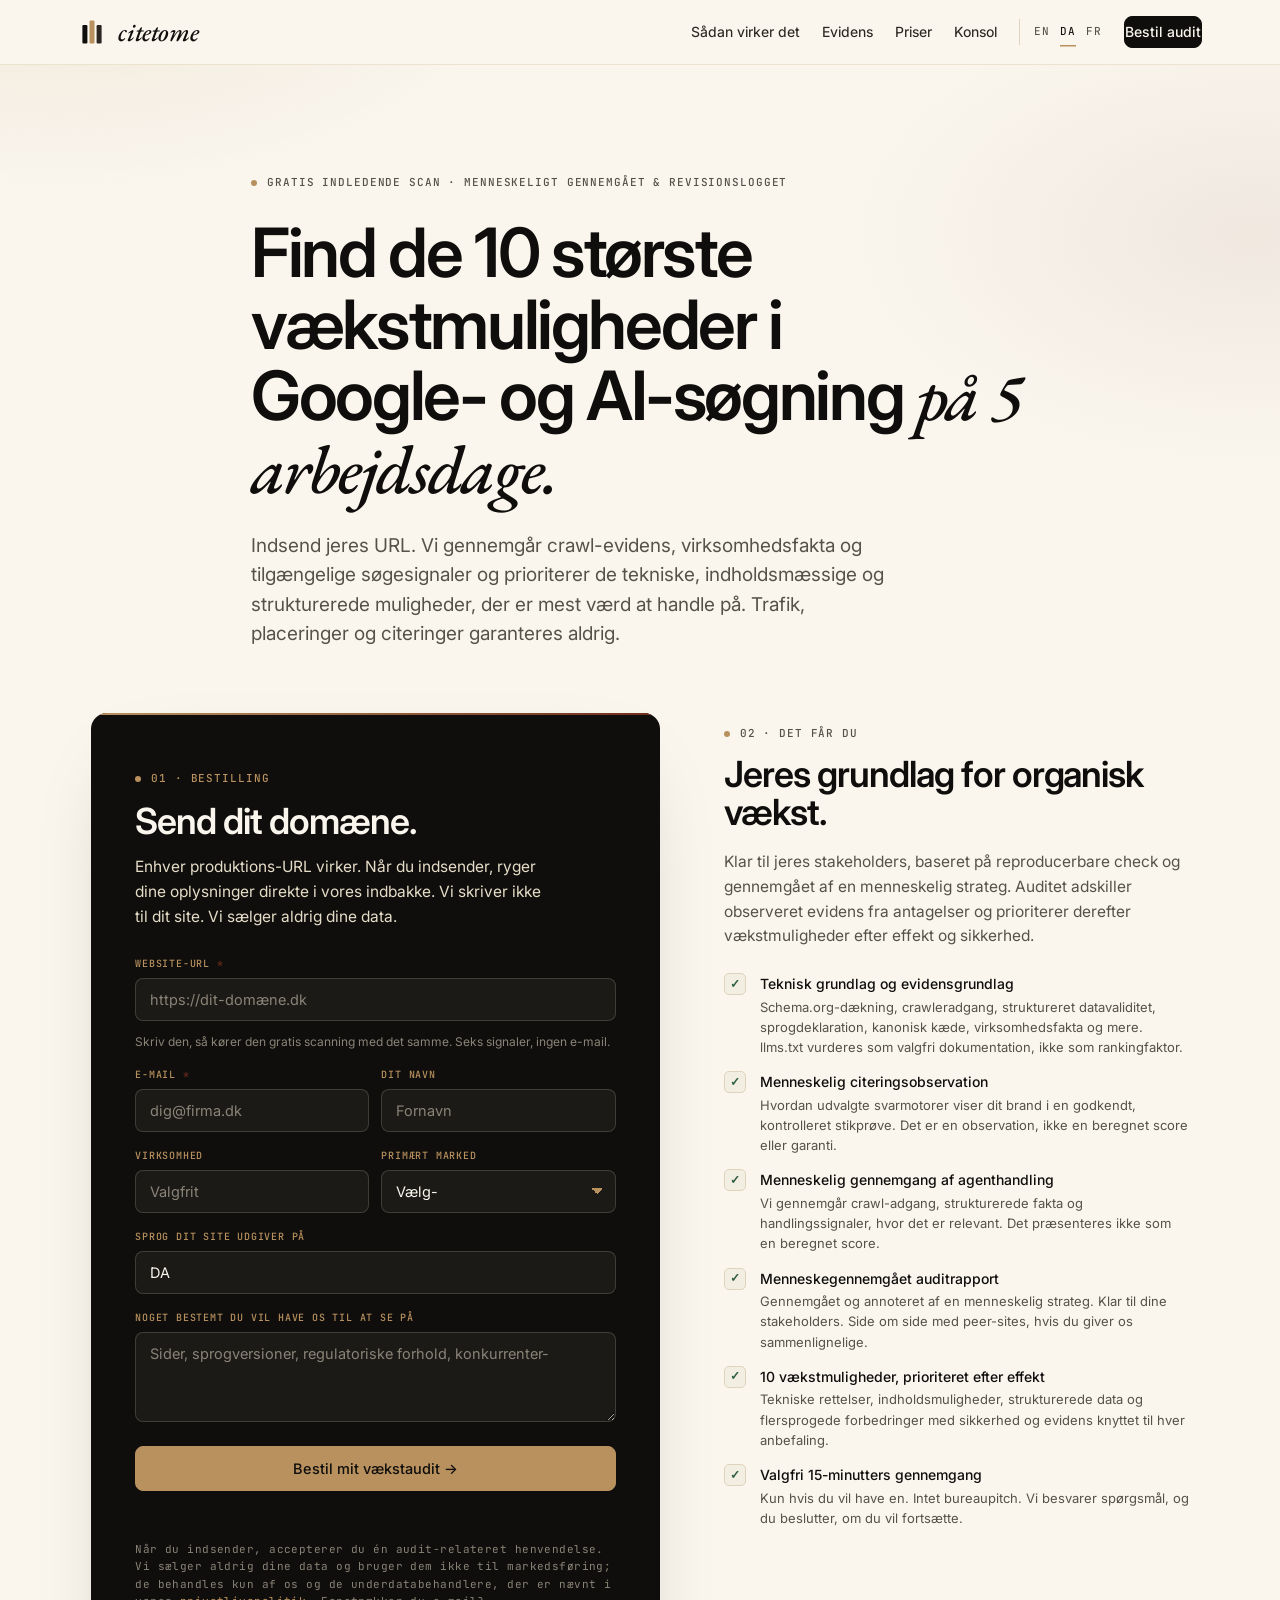
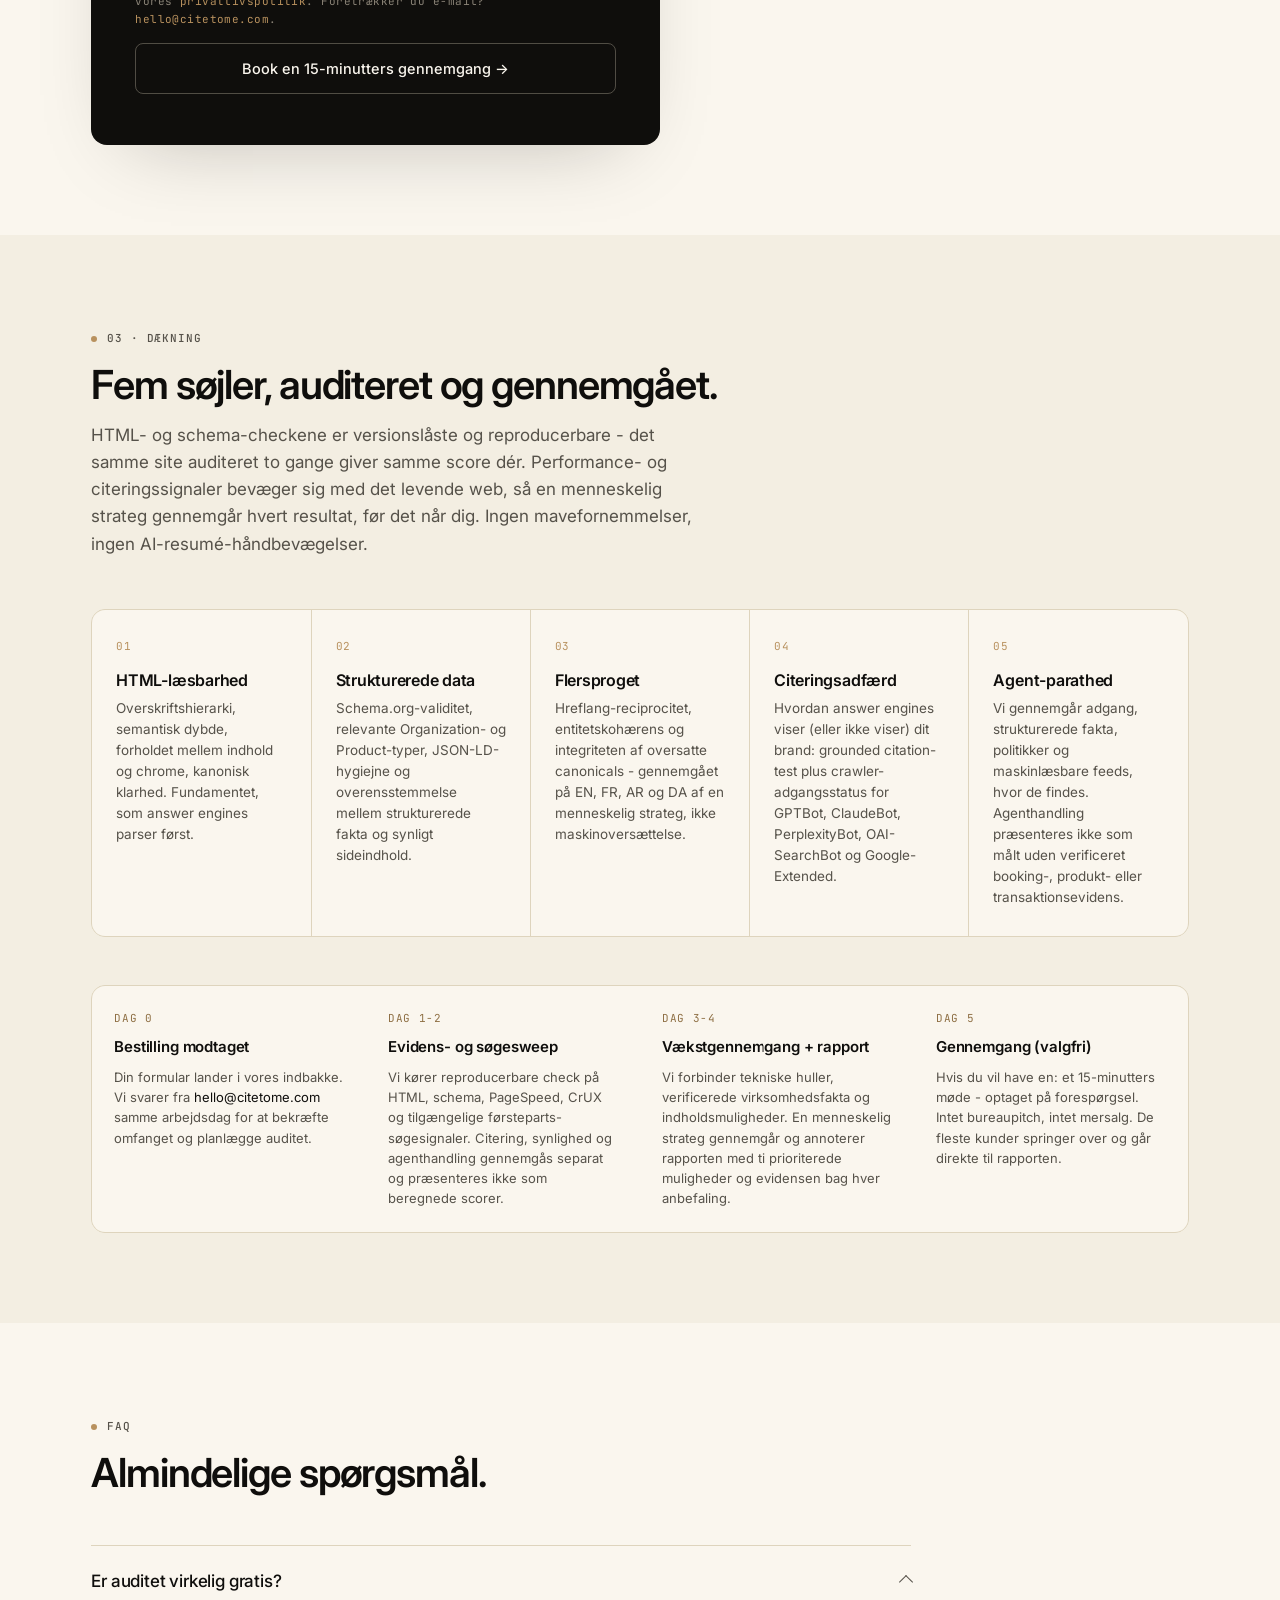
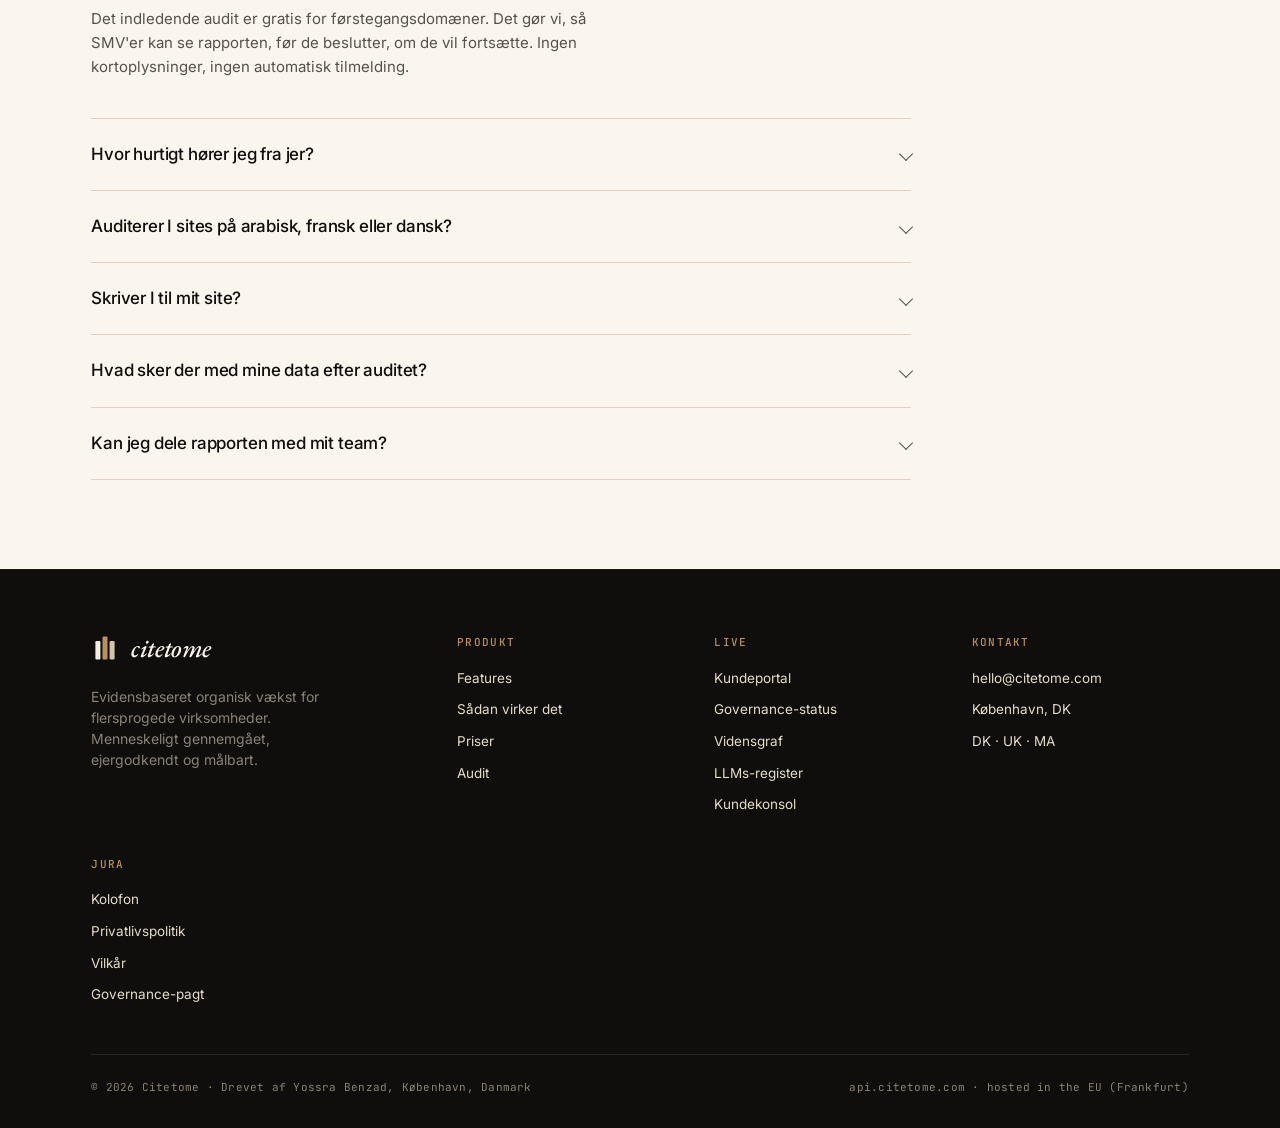
<file: da/audit/index.html>
<!DOCTYPE html>
<html lang="da">
<head>
  <meta charset="UTF-8">
  <meta name="viewport" content="width=device-width, initial-scale=1.0">
  <title>Organisk vækstaudit til Google- og AI-søgning - Citetome</title>
  <meta name="description" content="Find 10 evidensbaserede vækstmuligheder i Google- og AI-søgning på fem arbejdsdage. Menneskeligt gennemgået, ejergodkendt og målbart.">
  <meta property="og:title" content="Citetome organisk vækstaudit">
  <meta property="og:description" content="Find de 10 største vækstmuligheder i Google- og AI-søgning på fem arbejdsdage. Menneskeligt gennemgået uden placeringsgarantier.">
  <meta property="og:type" content="website">
  <meta property="og:url" content="https://citetome.com/da/audit/">
  <meta property="og:site_name" content="Citetome">
  <meta property="og:locale" content="da_DK">
  <meta name="twitter:card" content="summary_large_image">
  <meta name="twitter:title" content="Citetome organisk vækstaudit">
  <meta name="twitter:description" content="Find de 10 største vækstmuligheder i Google- og AI-søgning på fem arbejdsdage. Menneskeligt gennemgået uden placeringsgarantier.">
  <meta name="theme-color" content="#FAF6EE">
  <meta name="robots" content="index, follow, max-image-preview:large, max-snippet:-1">
  <meta name="author" content="Yossra Benzad">
  <link rel="canonical" href="https://citetome.com/da/audit/">
  <link rel="alternate" hreflang="en" href="https://citetome.com/audit/">
  <link rel="alternate" hreflang="da" href="https://citetome.com/da/audit/">
  <link rel="alternate" hreflang="fr" href="https://citetome.com/fr/audit/">
  <link rel="alternate" hreflang="x-default" href="https://citetome.com/audit/">
  <link rel="sitemap" type="application/xml" href="/sitemap.xml">
  <link rel="icon" type="image/svg+xml" href="/favicon.svg">

  <link rel="preconnect" href="https://fonts.googleapis.com">
  <link rel="preconnect" href="https://fonts.gstatic.com" crossorigin>
  <link href="https://fonts.googleapis.com/css2?family=EB+Garamond:ital,wght@0,500;1,500&family=Inter:wght@400;450;500;600;700&family=JetBrains+Mono:wght@400;500&display=swap" rel="stylesheet">

  <style>
    :root {
      --bone:#FAF6EE; --paper:#F3EEE2; --tea:#E6DDC8;
      --ink:#0F0E0C; --ink-soft:#2A2722; --ink-mid:#56524A; --stone:#8A8377;
      --gold:#B8915E; --gold-dim:#8E6F44; --oxblood:#6F2D1D;
      --rule:#DED4BD; --rule-soft:#EBE3CE; --green:#2F5D43;
      --serif:'EB Garamond',Georgia,serif;
      --sans:'Inter',-apple-system,'Segoe UI',Roboto,sans-serif;
      --mono:'JetBrains Mono','SF Mono',Consolas,monospace;
      --container:1200px;
      --gutter:clamp(20px,4vw,56px);
      --ease:cubic-bezier(0.22,1,0.36,1);
    }
    *,*::before,*::after{box-sizing:border-box}
    html{-webkit-text-size-adjust:100%;scroll-behavior:smooth;scroll-padding-top:80px}
    body{margin:0;background:var(--bone);color:var(--ink);font-family:var(--sans);font-size:16px;line-height:1.6;-webkit-font-smoothing:antialiased}
    img,svg{display:block;max-width:100%}
    a{color:var(--ink);text-decoration:none;transition:color .18s var(--ease)}
    a:hover{color:var(--oxblood)}
    button{font-family:inherit;cursor:pointer}
    .container{max-width:var(--container);margin:0 auto;padding:0 var(--gutter)}
    h1,h2,h3{font-family:var(--sans);font-weight:600;letter-spacing:-.025em;margin:0;color:var(--ink);line-height:1.05}
    h1{font-size:clamp(40px,5.5vw,68px);letter-spacing:-.035em}
    h1 em{font-family:var(--serif);font-style:italic;font-weight:500}
    h2{font-size:clamp(28px,3.2vw,40px);letter-spacing:-.028em}
    h3{font-size:18px;font-weight:600;letter-spacing:-.015em;line-height:1.3}
    p{margin:0 0 1.1em;max-width:64ch;color:var(--ink-soft)}
    .eyebrow{display:inline-flex;align-items:center;gap:10px;font-family:var(--mono);font-size:11px;font-weight:500;letter-spacing:.08em;text-transform:uppercase;color:var(--ink-mid)}
    .eyebrow::before{content:'';width:6px;height:6px;background:var(--gold);border-radius:50%}

    .nav{position:sticky;top:0;background:rgba(250,246,238,.86);backdrop-filter:saturate(180%) blur(14px);-webkit-backdrop-filter:saturate(180%) blur(14px);z-index:50;border-bottom:1px solid var(--rule-soft)}
    .nav-inner{max-width:var(--container);margin:0 auto;padding:16px clamp(16px,3vw,40px);display:flex;align-items:center;justify-content:space-between;gap:20px}
    .brand{display:inline-flex;align-items:center;gap:12px;text-decoration:none}
    .brand-mark{width:28px;height:28px;flex-shrink:0;transition:transform .5s var(--ease)}
    .brand:hover .brand-mark{transform:scale(1.06)}
    .brand-word{font-family:var(--serif);font-style:italic;font-weight:500;font-size:26px;letter-spacing:-.015em;color:var(--ink);line-height:1}
    .nav-links{display:flex;gap:22px;align-items:center;font-size:14px;font-weight:450;flex-wrap:wrap;justify-content:flex-end}
    @media (max-width:1080px){.nav-links{gap:16px;font-size:13px}}
    .nav-cta-mobile{display:none;padding:8px 14px;border-radius:8px;font-family:var(--sans);font-size:13px;font-weight:500;border:1px solid var(--ink);background:var(--ink);color:var(--bone);text-decoration:none}
    .nav-cta-mobile:hover{background:var(--oxblood);border-color:var(--oxblood);color:var(--bone)}
    .nav-links a{color:var(--ink-soft);padding:4px 0;position:relative}
    .nav-links a::after{content:'';position:absolute;left:0;bottom:-2px;width:100%;height:1.5px;background:var(--ink);transform:scaleX(0);transform-origin:left;transition:transform .3s var(--ease)}
    .nav-links a:hover::after,.nav-links a.active::after{transform:scaleX(1)}
    .nav-links a.active{color:var(--ink)}
    .btn{display:inline-flex;align-items:center;gap:8px;padding:10px 18px;border-radius:8px;font-family:var(--sans);font-size:14px;font-weight:500;border:1px solid var(--ink);background:var(--ink);color:var(--bone);cursor:pointer;transition:all .2s var(--ease);text-decoration:none}
    .btn:hover{background:var(--oxblood);border-color:var(--oxblood);transform:translateY(-1px)}
    /* Specificity fix: .nav-links a wins over .btn for color, leaving the
       inverted button as dark text on dark background. Force the readable
       palette here and suppress the underline pseudo on the button. */
    .nav-links a.btn{color:var(--bone)}
    .nav-links a.btn:hover{color:var(--bone)}
    .nav-links a.btn::after{display:none}

    /* Gutter decoration: tiny editorial bracket frame in the side margins on
       ultra-wide viewports (>=1500px). Picks up the logo bracket motif. */
    .gutter-decor{position:fixed;top:50%;transform:translateY(-50%);width:60px;height:360px;opacity:0;pointer-events:none;z-index:1;transition:opacity .6s var(--ease)}
    .gutter-decor.left{left:max(20px,calc((100vw - 1200px) / 2 - 90px))}
    .gutter-decor.right{right:max(20px,calc((100vw - 1200px) / 2 - 90px))}
    @media (min-width:1500px){.gutter-decor{opacity:.55}}
    @media (max-width:880px){
      .nav-inner{flex-wrap:wrap;row-gap:8px;padding:12px clamp(16px,3vw,40px)}
      .nav-links{order:3;width:100%;justify-content:flex-start;gap:14px;font-size:13px;overflow-x:auto;-webkit-overflow-scrolling:touch;padding-bottom:4px;flex-wrap:nowrap}
      .nav-links::-webkit-scrollbar{height:0}
      .nav-links>a{white-space:nowrap;flex-shrink:0}
      .nav-links>a.btn{display:none}
      .nav-cta-mobile{display:inline-flex}
    }
    @media (max-width:460px){.nav-links{font-size:12px;gap:12px}.brand-word{font-size:22px}}

    .ph{padding:clamp(56px,8vw,120px) 0 clamp(40px,5vw,72px);position:relative;overflow:hidden}
    .ph::before{content:'';position:absolute;inset:-10%;background:radial-gradient(900px 500px at 12% -10%,rgba(184,145,94,.16),transparent 55%),radial-gradient(700px 400px at 90% 30%,rgba(111,45,29,.07),transparent 60%);pointer-events:none;z-index:0}
    .ph .container{position:relative;z-index:1;max-width:880px}
    .ph h1{margin-top:24px}
    .ph h1 em{color:var(--ink)}
    .ph .sub{font-size:clamp(17px,1.6vw,19px);line-height:1.55;color:var(--ink-mid);margin:26px 0 0;max-width:54ch}

    section{padding:clamp(56px,7vw,96px) 0}
    section.tinted{background:var(--paper)}
    .section-head{max-width:760px;margin-bottom:clamp(36px,4vw,56px)}
    .section-head h2{margin-top:14px}
    .section-head p{margin-top:16px;font-size:17px;color:var(--ink-mid);max-width:56ch}

    .form-stage{display:grid;grid-template-columns:1.1fr .9fr;gap:clamp(32px,5vw,72px);align-items:start}
    @media (max-width:900px){.form-stage{grid-template-columns:1fr;gap:36px}}
    .audit-form{background:var(--ink);color:var(--bone);padding:clamp(36px,4vw,52px) clamp(28px,4vw,44px);border-radius:16px;position:relative;overflow:hidden;box-shadow:0 30px 80px -40px rgba(15,14,12,.28)}
    .audit-form::before{content:'';position:absolute;top:0;left:0;right:0;height:2px;background:linear-gradient(90deg,var(--gold),var(--oxblood))}
    .audit-form .eyebrow{color:var(--gold)}
    .audit-form .eyebrow::before{background:var(--gold)}
    .audit-form h2{color:var(--bone);margin-top:14px;font-size:clamp(26px,3vw,36px)}
    .audit-form .lead{color:var(--tea);font-size:15.5px;line-height:1.6;margin:14px 0 26px;max-width:42ch}

    .fld{display:flex;flex-direction:column;gap:6px;margin-bottom:16px}
    .fld label{font-family:var(--mono);font-size:10px;font-weight:500;letter-spacing:.08em;text-transform:uppercase;color:var(--gold)}
    .fld input,.fld select,.fld textarea{background:rgba(232,221,200,.06);border:1px solid rgba(232,221,200,.18);border-radius:8px;color:var(--bone);font-family:var(--sans);font-size:14.5px;padding:12px 14px;outline:none;transition:border-color .2s var(--ease),background .2s var(--ease);width:100%}
    .fld input::placeholder,.fld textarea::placeholder{color:var(--stone)}
    .fld input:focus,.fld select:focus,.fld textarea:focus{border-color:var(--gold);background:rgba(232,221,200,.10)}
    .fld textarea{resize:vertical;min-height:90px;font-family:var(--sans)}
    .fld select{appearance:none;-webkit-appearance:none;background-image:linear-gradient(45deg,transparent 50%,var(--gold) 50%),linear-gradient(135deg,var(--gold) 50%,transparent 50%);background-position:calc(100% - 18px) 50%,calc(100% - 12px) 50%;background-size:6px 6px;background-repeat:no-repeat;padding-right:36px}
    .fld select option{background:var(--ink);color:var(--bone)}
    .fld-row{display:grid;grid-template-columns:1fr 1fr;gap:12px}
    @media (max-width:520px){.fld-row{grid-template-columns:1fr}}
    .audit-form .btn{background:var(--gold);border-color:var(--gold);color:var(--ink);padding:13px 22px;font-size:14.5px;width:100%;justify-content:center;margin-top:8px}
    .audit-form .btn:hover{background:var(--bone);border-color:var(--bone);color:var(--ink)}
    .audit-feedback{margin-top:14px;font-size:13px;color:var(--gold);min-height:18px;font-family:var(--mono);letter-spacing:.02em}
    .audit-feedback a{color:var(--gold);text-decoration:underline}
    .audit-feedback a:hover{color:var(--bone)}
    .audit-meta{margin-top:18px;font-family:var(--mono);font-size:11px;letter-spacing:.04em;color:var(--stone);line-height:1.6}
    .audit-meta a{color:var(--gold)}

    .summary{padding-top:6px}
    .summary .eyebrow{margin-bottom:14px}
    .summary h2{font-size:clamp(26px,3vw,36px);margin-bottom:18px}
    .summary p{color:var(--ink-mid);font-size:15.5px}
    .checklist{margin:24px 0 0;padding:0;list-style:none;display:grid;gap:14px}
    .checklist li{display:grid;grid-template-columns:24px 1fr;gap:12px;align-items:start;font-size:14px;color:var(--ink-soft);line-height:1.55}
    .checklist li .ck{width:22px;height:22px;border:1px solid var(--rule);background:var(--paper);border-radius:5px;display:grid;place-items:center;color:var(--green);font-weight:700;font-size:12px;font-family:var(--mono);flex-shrink:0}
    .checklist li strong{color:var(--ink);font-weight:500}
    .checklist li small{display:block;color:var(--ink-mid);margin-top:2px;font-size:13px}

    .pillars{display:grid;grid-template-columns:repeat(5,1fr);gap:1px;background:var(--rule);border:1px solid var(--rule);border-radius:14px;overflow:hidden}
    @media (max-width:880px){.pillars{grid-template-columns:repeat(2,1fr)}}
    @media (max-width:520px){.pillars{grid-template-columns:1fr}}
    .pillar{background:var(--bone);padding:28px 24px;transition:background .25s var(--ease)}
    .pillar:hover{background:#FFF}
    .pillar .ix{font-family:var(--mono);font-size:11px;color:var(--gold);letter-spacing:.06em;margin-bottom:14px}
    .pillar h3{font-size:16px;margin-bottom:8px}
    .pillar p{font-size:13.5px;line-height:1.55;color:var(--ink-mid);margin:0;max-width:none}

    .timeline{display:grid;grid-template-columns:repeat(4,1fr);gap:0;border:1px solid var(--rule);border-radius:14px;overflow:hidden;background:var(--rule);margin-top:48px}
    @media (max-width:760px){.timeline{grid-template-columns:1fr 1fr}}
    @media (max-width:480px){.timeline{grid-template-columns:1fr}}
    .tstep{background:var(--bone);padding:24px 22px;display:flex;flex-direction:column;gap:8px}
    .tstep .day{font-family:var(--mono);font-size:11px;letter-spacing:.06em;text-transform:uppercase;color:var(--gold-dim)}
    .tstep h4{font-size:15px;font-weight:600;letter-spacing:-.01em;margin:0;color:var(--ink)}
    .tstep p{font-size:13px;line-height:1.55;color:var(--ink-mid);margin:0;max-width:none}

    .faq{display:grid;gap:0;max-width:820px}
    .faq details{border-top:1px solid var(--rule);padding:22px 0}
    .faq details:last-child{border-bottom:1px solid var(--rule)}
    .faq summary{cursor:pointer;font-family:var(--sans);font-size:17px;font-weight:500;color:var(--ink);list-style:none;display:flex;justify-content:space-between;align-items:center;gap:24px;letter-spacing:-.01em}
    .faq summary::-webkit-details-marker{display:none}
    .faq summary::after{content:'';width:10px;height:10px;border-right:1.5px solid var(--ink-mid);border-bottom:1.5px solid var(--ink-mid);transform:rotate(45deg);transition:transform .3s var(--ease);flex-shrink:0}
    .faq details[open] summary::after{transform:rotate(225deg)}
    .faq p{margin-top:12px;color:var(--ink-mid);max-width:60ch;font-size:15px}

    footer{background:var(--ink);color:var(--tea);padding:64px 0 32px;border-top:1px solid rgba(232,221,200,.06)}
    footer a{color:var(--tea)}
    footer a:hover{color:var(--gold)}
    .foot-grid{display:grid;grid-template-columns:1.5fr repeat(3,1fr);gap:40px;margin-bottom:48px}
    @media (max-width:720px){.foot-grid{grid-template-columns:1fr 1fr;gap:32px}}
    .foot-brand .brand-word{color:var(--bone)}
    .foot-blurb{margin-top:16px;font-size:14px;color:var(--stone);line-height:1.5;max-width:30ch}
    .foot-col h5{font-family:var(--mono);font-size:11px;font-weight:500;letter-spacing:.12em;text-transform:uppercase;color:var(--gold);margin:0 0 16px}
    .foot-col ul{list-style:none;padding:0;margin:0;display:grid;gap:10px}
    .foot-col li{font-size:13.5px}
    .foot-base{padding-top:24px;border-top:1px solid rgba(232,221,200,.1);display:flex;justify-content:space-between;gap:16px;flex-wrap:wrap;font-family:var(--mono);font-size:11px;letter-spacing:.02em;color:var(--stone)}

    .preview-box{margin-top:10px;padding:12px 14px;border:1px solid rgba(232,221,200,.18);border-radius:8px;background:rgba(232,221,200,.05);font-family:var(--mono);font-size:12px;color:var(--tea);line-height:1.5}
    .preview-box .preview-head{display:flex;justify-content:space-between;align-items:center;gap:8px;margin-bottom:8px;font-family:var(--sans);font-size:13px;letter-spacing:.02em}
    .preview-box .preview-head .preview-score{color:var(--gold);font-weight:600}
    .preview-box .preview-head .preview-domain{color:var(--bone);font-weight:500;text-overflow:ellipsis;overflow:hidden;white-space:nowrap;max-width:60%}
    .preview-box ul{list-style:none;padding:0;margin:0;display:grid;gap:4px}
    .preview-box li{display:flex;justify-content:space-between;align-items:center;gap:8px}
    .preview-box li .pmark{font-weight:700;letter-spacing:.05em}
    .preview-box li.pass .pmark{color:#9DD7A8}
    .preview-box li.miss .pmark{color:#E6A07E}
    .preview-box .preview-note{margin-top:10px;color:var(--stone);font-family:var(--sans);font-size:11.5px;line-height:1.5}
    .preview-box.preview-loading{color:var(--stone)}
    .preview-box.preview-error{color:#E6A07E;font-family:var(--sans);font-size:13px}

    .float-cta{position:fixed;right:18px;bottom:18px;z-index:90;background:var(--ink);color:var(--bone);border:1px solid var(--ink);border-radius:999px;padding:12px 22px;font-size:14px;font-weight:600;text-decoration:none;box-shadow:0 14px 36px -16px rgba(15,14,12,.55);opacity:0;pointer-events:none;transform:translateY(8px);transition:opacity .25s var(--ease),transform .25s var(--ease),background .2s var(--ease)}
    .float-cta.show{opacity:1;pointer-events:auto;transform:translateY(0)}
    .float-cta:hover{background:var(--oxblood);border-color:var(--oxblood);color:var(--bone)}
    @media (max-width:480px){.float-cta{right:12px;bottom:12px;padding:11px 18px;font-size:13px}}

    @media (prefers-reduced-motion:reduce){*{transition:none!important;animation:none!important}html{scroll-behavior:auto}}
    /* language switcher */
    .lang-switch{display:inline-flex;align-items:center;gap:10px;font-family:var(--mono);font-size:11px;letter-spacing:.08em;padding-left:14px;border-left:1px solid var(--rule)}
    .lang-switch a{color:var(--ink-mid)}
    .lang-switch a:hover{color:var(--ink)}
    .lang-switch a.on{color:var(--ink);box-shadow:0 1.5px 0 var(--gold)}
    .nav-links .lang-switch a::after{display:none}
    @media (max-width:880px){.lang-switch{padding-left:10px}}
  </style>

  <script type="application/ld+json">
  {
    "@context":"https://schema.org",
    "@type":"Service",
    "name":"Citetome Initial Audit",
    "url":"https://citetome.com/da/audit/",
    "provider":{"@type":"Organization","name":"Citetome","url":"https://citetome.com/"},
    "serviceType":"Evidence-led organic growth audit",
    "areaServed":["EU","UK","MA"]
  }
  </script>
</head>
<body>

  <nav class="nav">
    <div class="nav-inner">
      <a href="/da/" class="brand" aria-label="Citetome forside">
        <svg class="brand-mark" viewBox="60 50 120 134" aria-hidden="true">
          <rect x="74" y="84" width="24" height="88" rx="5" fill="#0F0E0C"/>
          <rect x="108" y="62" width="24" height="110" rx="5" fill="#B8915E"/>
          <rect x="142" y="84" width="24" height="88" rx="5" fill="#2A2722"/>
        </svg>
        <span class="brand-word">citetome</span>
      </a>
      <a href="/da/audit/#form" class="nav-cta-mobile" aria-label="Bestil audit">Bestil audit</a>
      <div class="nav-links">
        <a href="/da/#how">Sådan virker det</a>
        <a href="/da/#network">Evidens</a>
        <a href="/da/pricing/">Priser</a>
        <a href="https://api.citetome.com/customer" target="_blank" rel="noopener" title="Live kundedashboard">Konsol</a>
        <span class="lang-switch"><a href="/audit/" lang="en" hreflang="en">EN</a><a href="/da/audit/" class="on" aria-current="true">DA</a><a href="/fr/audit/" lang="fr" hreflang="fr">FR</a></span>
        <a href="/da/audit/#form" class="btn">Bestil audit</a>
      </div>
    </div>
  </nav>

  <header class="ph">
    <div class="container">
      <span class="eyebrow">Gratis indledende scan · Menneskeligt gennemgået &amp; revisionslogget</span>
      <h1>Find de 10 største vækstmuligheder i Google- og AI-søgning <em>på 5 arbejdsdage.</em></h1>
      <p class="sub">Indsend jeres URL. Vi gennemgår crawl-evidens, virksomhedsfakta og tilgængelige søgesignaler og prioriterer de tekniske, indholdsmæssige og strukturerede muligheder, der er mest værd at handle på. Trafik, placeringer og citeringer garanteres aldrig.</p>
    </div>
  </header>

  <section style="padding-top:0">
    <div class="container">
      <div class="form-stage">

        <form class="audit-form" id="audit-form" action="https://api.citetome.com/public/audit-request" method="POST" novalidate>
          <span class="eyebrow">01 · Bestilling</span>
          <h2 id="form">Send dit domæne.</h2>
          <p class="lead">Enhver produktions-URL virker. Når du indsender, ryger dine oplysninger direkte i vores indbakke. Vi skriver ikke til dit site. Vi sælger aldrig dine data.</p>

          <div id="plan-banner" style="display:none;margin:0 0 22px;padding:12px 16px;border:1px solid rgba(184,145,94,0.42);border-radius:8px;background:rgba(184,145,94,0.13);font-size:13.5px;line-height:1.55;color:#E6DDC8;"></div>

          <div class="fld">
            <label for="url">Website-URL <span style="color:var(--oxblood)">*</span></label>
            <input id="url" name="url" type="url" placeholder="https://dit-domæne.dk" required pattern="https?://.+">
            <span style="display:block;margin-top:6px;font-family:var(--sans);font-size:12px;line-height:1.5;color:var(--stone);">Skriv den, så kører den gratis scanning med det samme. Seks signaler, ingen e-mail.</span>
            <div id="preview-box" class="preview-box" hidden aria-live="polite"></div>
          </div>

          <div class="fld-row">
            <div class="fld">
              <label for="email">E-mail <span style="color:var(--oxblood)">*</span></label>
              <input id="email" name="email" type="email" placeholder="dig@firma.dk" required>
            </div>
            <div class="fld">
              <label for="name">Dit navn</label>
              <input id="name" name="name" type="text" placeholder="Fornavn" autocomplete="given-name">
            </div>
          </div>

          <div class="fld-row">
            <div class="fld">
              <label for="company">Virksomhed</label>
              <input id="company" name="company" type="text" placeholder="Valgfrit">
            </div>
            <div class="fld">
              <label for="region">Primært marked</label>
              <select id="region" name="region">
                <option value="">Vælg-</option>
                <option value="EU">Europa (EU/EØS)</option>
                <option value="UK">Storbritannien</option>
                <option value="MA">Marokko</option>
                <option value="DK">Danmark</option>
                <option value="OTHER">Andet / multi-region</option>
              </select>
            </div>
          </div>

          <div class="fld">
            <label for="languages">Sprog dit site udgiver på</label>
            <input id="languages" name="languages" type="text" value="DA" placeholder="f.eks. DA, EN, DE">
          </div>

          <div class="fld">
            <label for="notes">Noget bestemt du vil have os til at se på</label>
            <textarea id="notes" name="notes" placeholder="Sider, sprogversioner, regulatoriske forhold, konkurrenter-"></textarea>
          </div>

          <input type="hidden" name="source" value="citetome.com/da/audit/">

          <button class="btn" type="submit">Bestil mit vækstaudit &rarr;</button>
          <div class="audit-feedback" id="audit-feedback" aria-live="polite"></div>
          <div class="audit-meta">Når du indsender, accepterer du én audit-relateret henvendelse. Vi sælger aldrig dine data og bruger dem ikke til markedsføring; de behandles kun af os og de underdatabehandlere, der er nævnt i vores <a href="/legal/">privatlivspolitik</a>. Foretrækker du e-mail? <a href="mailto:hello@citetome.com">hello@citetome.com</a>.</div>

          <a href="https://cal.com/citetome/audit-walkthrough" target="_blank" rel="noopener" class="btn" style="margin-top:14px;background:transparent;border-color:rgba(232,221,200,.3);color:var(--bone);">Book en 15-minutters gennemgang &rarr;</a>
        </form>

        <div class="summary">
          <span class="eyebrow">02 · Det får du</span>
          <h2>Jeres grundlag for organisk vækst.</h2>
          <p>Klar til jeres stakeholders, baseret på reproducerbare check og gennemgået af en menneskelig strateg. Auditet adskiller observeret evidens fra antagelser og prioriterer derefter vækstmuligheder efter effekt og sikkerhed.</p>
          <ul class="checklist">
            <li>
              <span class="ck">✓</span>
              <span><strong>Teknisk grundlag og evidensgrundlag</strong><small>Schema.org-dækning, crawleradgang, struktureret datavaliditet, sprogdeklaration, kanonisk kæde, virksomhedsfakta og mere. llms.txt vurderes som valgfri dokumentation, ikke som rankingfaktor.</small></span>
            </li>
            <li>
              <span class="ck">✓</span>
              <span><strong>Menneskelig citeringsobservation</strong><small>Hvordan udvalgte svarmotorer viser dit brand i en godkendt, kontrolleret stikprøve. Det er en observation, ikke en beregnet score eller garanti.</small></span>
            </li>
            <li>
              <span class="ck">✓</span>
              <span><strong>Menneskelig gennemgang af agenthandling</strong><small>Vi gennemgår crawl-adgang, strukturerede fakta og handlingssignaler, hvor det er relevant. Det præsenteres ikke som en beregnet score.</small></span>
            </li>
            <li>
              <span class="ck">✓</span>
              <span><strong>Menneskegennemgået auditrapport</strong><small>Gennemgået og annoteret af en menneskelig strateg. Klar til dine stakeholders. Side om side med peer-sites, hvis du giver os sammenlignelige.</small></span>
            </li>
            <li>
              <span class="ck">✓</span>
              <span><strong>10 vækstmuligheder, prioriteret efter effekt</strong><small>Tekniske rettelser, indholdsmuligheder, strukturerede data og flersprogede forbedringer med sikkerhed og evidens knyttet til hver anbefaling.</small></span>
            </li>
            <li>
              <span class="ck">✓</span>
              <span><strong>Valgfri 15-minutters gennemgang</strong><small>Kun hvis du vil have en. Intet bureaupitch. Vi besvarer spørgsmål, og du beslutter, om du vil fortsætte.</small></span>
            </li>
          </ul>
        </div>

      </div>
    </div>
  </section>

  <section class="tinted">
    <div class="container">
      <div class="section-head">
        <span class="eyebrow">03 · Dækning</span>
        <h2>Fem søjler, auditeret og gennemgået.</h2>
        <p>HTML- og schema-checkene er versionslåste og reproducerbare - det samme site auditeret to gange giver samme score dér. Performance- og citeringssignaler bevæger sig med det levende web, så en menneskelig strateg gennemgår hvert resultat, før det når dig. Ingen mavefornemmelser, ingen AI-resumé-håndbevægelser.</p>
      </div>
      <div class="pillars">
        <div class="pillar">
          <div class="ix">01</div>
          <h3>HTML-læsbarhed</h3>
          <p>Overskriftshierarki, semantisk dybde, forholdet mellem indhold og chrome, kanonisk klarhed. Fundamentet, som answer engines parser først.</p>
        </div>
        <div class="pillar">
          <div class="ix">02</div>
          <h3>Strukturerede data</h3>
          <p>Schema.org-validitet, relevante Organization- og Product-typer, JSON-LD-hygiejne og overensstemmelse mellem strukturerede fakta og synligt sideindhold.</p>
        </div>
        <div class="pillar">
          <div class="ix">03</div>
          <h3>Flersproget</h3>
          <p>Hreflang-reciprocitet, entitetskohærens og integriteten af oversatte canonicals - gennemgået på EN, FR, AR og DA af en menneskelig strateg, ikke maskinoversættelse.</p>
        </div>
        <div class="pillar">
          <div class="ix">04</div>
          <h3>Citeringsadfærd</h3>
          <p>Hvordan answer engines viser (eller ikke viser) dit brand: grounded citation-test plus crawler-adgangsstatus for GPTBot, ClaudeBot, PerplexityBot, OAI-SearchBot og Google-Extended.</p>
        </div>
        <div class="pillar">
          <div class="ix">05</div>
          <h3>Agent-parathed</h3>
          <p>Vi gennemgår adgang, strukturerede fakta, politikker og maskinlæsbare feeds, hvor de findes. Agenthandling præsenteres ikke som målt uden verificeret booking-, produkt- eller transaktionsevidens.</p>
        </div>
      </div>

      <div class="timeline">
        <div class="tstep"><div class="day">Dag 0</div><h4>Bestilling modtaget</h4><p>Din formular lander i vores indbakke. Vi svarer fra <a href="mailto:hello@citetome.com">hello@citetome.com</a> samme arbejdsdag for at bekræfte omfanget og planlægge auditet.</p></div>
        <div class="tstep"><div class="day">Dag 1-2</div><h4>Evidens- og søgesweep</h4><p>Vi kører reproducerbare check på HTML, schema, PageSpeed, CrUX og tilgængelige førsteparts-søgesignaler. Citering, synlighed og agenthandling gennemgås separat og præsenteres ikke som beregnede scorer.</p></div>
        <div class="tstep"><div class="day">Dag 3-4</div><h4>Vækstgennemgang + rapport</h4><p>Vi forbinder tekniske huller, verificerede virksomhedsfakta og indholdsmuligheder. En menneskelig strateg gennemgår og annoterer rapporten med ti prioriterede muligheder og evidensen bag hver anbefaling.</p></div>
        <div class="tstep"><div class="day">Dag 5</div><h4>Gennemgang (valgfri)</h4><p>Hvis du vil have en: et 15-minutters møde - optaget på forespørgsel. Intet bureaupitch, intet mersalg. De fleste kunder springer over og går direkte til rapporten.</p></div>
      </div>
    </div>
  </section>

  <section>
    <div class="container">
      <div class="section-head">
        <span class="eyebrow">FAQ</span>
        <h2>Almindelige spørgsmål.</h2>
      </div>
      <div class="faq">
        <details open>
          <summary>Er auditet virkelig gratis?</summary>
          <p>Det indledende audit er gratis for førstegangsdomæner. Det gør vi, så SMV'er kan se rapporten, før de beslutter, om de vil fortsætte. Ingen kortoplysninger, ingen automatisk tilmelding.</p>
        </details>
        <details>
          <summary>Hvor hurtigt hører jeg fra jer?</summary>
          <p>Automatisk bekræftelse inden for minutter. Fuld rapport og booking af gennemgang inden for fem arbejdsdage fra den dag, vi modtager din bestilling.</p>
        </details>
        <details>
          <summary>Auditerer I sites på arabisk, fransk eller dansk?</summary>
          <p>Ja. Flersproget entitetskohærens er en kernesøjle. Vi auditerer i øjeblikket på DA, EN, FR og AR. Andre sprog på forespørgsel.</p>
        </details>
        <details>
          <summary>Skriver I til mit site?</summary>
          <p>Nej. Auditet er read-only. Vi skriver aldrig til dit CMS, deployer aldrig et tag og beder aldrig om udvidet adgang. Vi crawler kun offentlige URL'er.</p>
        </details>
        <details>
          <summary>Hvad sker der med mine data efter auditet?</summary>
          <p>Vi gemmer rapporten i vores arkiv. Rå crawl-data slettes efter 30 dage, medmindre du har valgt en forvaltet plan. GDPR artikel 17-sletning på forespørgsel.</p>
        </details>
        <details>
          <summary>Kan jeg dele rapporten med mit team?</summary>
          <p>Ja. Rapporten kan deles frit. Den ligger på et ikke-listet, tokeniseret link, som vi kun udsteder til dig, og vi kan eksportere en kopi til rundsending på forespørgsel.</p>
        </details>
      </div>
    </div>
  </section>

  <footer>
    <div class="container">
      <div class="foot-grid">
        <div class="foot-brand">
          <a href="/da/" class="brand" aria-label="Citetome forside">
            <svg class="brand-mark" viewBox="60 50 120 134" aria-hidden="true">
              <rect x="74" y="84" width="24" height="88" rx="5" fill="#F3EEE2"/>
              <rect x="108" y="62" width="24" height="110" rx="5" fill="#B8915E"/>
              <rect x="142" y="84" width="24" height="88" rx="5" fill="#CFC5AC"/>
            </svg>
            <span class="brand-word">citetome</span>
          </a>
          <p class="foot-blurb">Evidensbaseret organisk vækst for flersprogede virksomheder. Menneskeligt gennemgået, ejergodkendt og målbart.</p>
        </div>
        <div class="foot-col">
          <h5>Produkt</h5>
          <ul>
            <li><a href="/da/#features">Features</a></li>
            <li><a href="/da/#how">Sådan virker det</a></li>
            <li><a href="/da/pricing/">Priser</a></li>
            <li><a href="/da/audit/">Audit</a></li>
          </ul>
        </div>
        <div class="foot-col">
          <h5>Live</h5>
          <ul>
            <li><a href="/dashboard/">Kundeportal</a></li>
            <li><a href="https://api.citetome.com/governance" target="_blank" rel="noopener">Governance-status</a></li>
            <li><a href="https://api.citetome.com/kg/sitemap.xml" target="_blank" rel="noopener">Vidensgraf</a></li>
            <li><a href="https://api.citetome.com/llms.txt" target="_blank" rel="noopener">LLMs-register</a></li>
            <li><a href="https://api.citetome.com/customer" target="_blank" rel="noopener" title="For eksisterende kunder">Kundekonsol</a></li>
          </ul>
        </div>
        <div class="foot-col">
          <h5>Kontakt</h5>
          <ul>
            <li><a href="mailto:hello@citetome.com">hello@citetome.com</a></li>
            <li>København, DK</li>
            <li>DK · UK · MA</li>
          </ul>
        </div>
        <div class="foot-col">
          <h5>Jura</h5>
          <ul>
            <li><a href="/legal/#imprint">Kolofon</a></li>
            <li><a href="/legal/#privacy">Privatlivspolitik</a></li>
            <li><a href="/legal/#terms">Vilkår</a></li>
            <li><a href="/legal/#pact">Governance-pagt</a></li>
          </ul>
        </div>
      </div>
      <div class="foot-base">
        <div>© 2026 Citetome · Drevet af Yossra Benzad, København, Danmark</div>
        <div>api.citetome.com · hosted in the EU (Frankfurt)</div>
      </div>
    </div>
  </footer>

  <svg class="gutter-decor left" viewBox="0 0 60 360" fill="none" aria-hidden="true">
    <path d="M12 28 L26 28 M12 28 L12 42" stroke="#B8915E" stroke-width="1.5" stroke-linecap="square"/>
    <line x1="12" y1="62" x2="12" y2="298" stroke="#B8915E" stroke-width="0.8" stroke-dasharray="1.5 4" opacity="0.55"/>
    <circle cx="12" cy="180" r="3.5" fill="#B8915E"/>
    <path d="M12 318 L12 332 M12 332 L26 332" stroke="#B8915E" stroke-width="1.5" stroke-linecap="square"/>
  </svg>
  <svg class="gutter-decor right" viewBox="0 0 60 360" fill="none" aria-hidden="true">
    <path d="M48 28 L34 28 M48 28 L48 42" stroke="#B8915E" stroke-width="1.5" stroke-linecap="square"/>
    <line x1="48" y1="62" x2="48" y2="298" stroke="#B8915E" stroke-width="0.8" stroke-dasharray="1.5 4" opacity="0.55"/>
    <circle cx="48" cy="180" r="3.5" fill="#B8915E"/>
    <path d="M48 318 L48 332 M48 332 L34 332" stroke="#B8915E" stroke-width="1.5" stroke-linecap="square"/>
  </svg>

  <a href="#form" class="float-cta" id="float-cta">Hop til formularen &rarr;</a>

  <script>
    (function(){
      var fc = document.getElementById('float-cta');
      var form = document.getElementById('audit-form');
      if(fc && form){
        var io = ('IntersectionObserver' in window) ? new IntersectionObserver(function(entries){
          entries.forEach(function(en){
            // Show the sticky CTA whenever the form is NOT on screen.
            fc.classList.toggle('show', !en.isIntersecting);
          });
        }, { threshold: 0.05 }) : null;
        if(io){ io.observe(form); }
      }
    })();
  </script>

  <script>
    (function(){
      var f = document.getElementById('audit-form');
      var fb = document.getElementById('audit-feedback');
      if(!f) return;

      var ENDPOINT = 'https://api.citetome.com/public/audit-request';
      var FETCH_TIMEOUT_MS = 45000;

      // Plan context from ?plan= (set by the pricing page CTAs).
      var PLAN_LABELS = { 'audit':'Audit', 'audit-pro':'Audit Pro', 'starter':'Starter', 'standard':'Standard', 'premium':'Premium' };
      var planSlug = null;
      try {
        var p = new URLSearchParams(window.location.search).get('plan');
        if(p){
          p = p.trim().toLowerCase();
          if(PLAN_LABELS[p]){
            planSlug = p;
            var banner = document.getElementById('plan-banner');
            if(banner){
              banner.textContent = "Du har valgt planen ";
              var planStrong = document.createElement('strong');
              planStrong.textContent = PLAN_LABELS[p];
              planStrong.style.color = '#FAF6EE';
              banner.appendChild(planStrong);
              banner.appendChild(document.createTextNode(". Hvert Citetome-forløb begynder med dette gratis indledende audit - bestil det nedenfor."));
              banner.style.display = 'block';
            }
          }
        }
      } catch(_){}

      // Live preview: fire a fast preflight when the user finishes typing the URL.
      var PREVIEW_ENDPOINT = 'https://api.citetome.com/public/preview';
      var previewBox = document.getElementById('preview-box');
      var urlInput = document.getElementById('url');
      var previewLastValue = '';
      var previewInflight = null;

      function previewRender(state){
        if(!previewBox) return;
        previewBox.hidden = false;
        previewBox.className = 'preview-box' + (state.cls ? ' ' + state.cls : '');
        previewBox.textContent = '';
        if(state.text){
          previewBox.textContent = state.text;
          return;
        }
        var head = document.createElement('div');
        head.className = 'preview-head';
        var dom = document.createElement('span');
        dom.className = 'preview-domain';
        dom.textContent = state.domain;
        var score = document.createElement('span');
        score.className = 'preview-score';
        score.textContent = state.passed + ' / ' + state.total + ' bestået';
        head.appendChild(dom);
        head.appendChild(score);
        previewBox.appendChild(head);
        var ul = document.createElement('ul');
        state.checks.forEach(function(c){
          var li = document.createElement('li');
          li.className = c.pass ? 'pass' : 'miss';
          var name = document.createElement('span');
          name.textContent = c.name;
          var mark = document.createElement('span');
          mark.className = 'pmark';
          mark.textContent = c.pass ? 'OK' : 'MISS';
          li.appendChild(name);
          li.appendChild(mark);
          ul.appendChild(li);
        });
        previewBox.appendChild(ul);
        var note = document.createElement('div');
        note.className = 'preview-note';
        note.textContent = state.note || 'Kun overfladesignaler. Indsend formularen for det fulde audit.';
        previewBox.appendChild(note);
      }

      function runPreview(){
        if(!urlInput || !previewBox) return;
        var raw = urlInput.value.trim();
        if(raw === previewLastValue) return;
        if(!/^https?:\/\/.+\..+/.test(raw)){
          previewBox.hidden = true;
          previewLastValue = '';
          return;
        }
        previewLastValue = raw;
        previewRender({ cls: 'preview-loading', text: 'Kører overflade-preview...' });
        if(previewInflight){ try { previewInflight.abort(); } catch(_){} }
        var controller = (typeof AbortController === 'function') ? new AbortController() : null;
        previewInflight = controller;
        var fetchOpts = {
          method: 'POST',
          headers: { 'Content-Type':'application/json', 'Accept':'application/json' },
          body: JSON.stringify({ url: raw })
        };
        if(controller){ fetchOpts.signal = controller.signal; }
        var timeoutId = setTimeout(function(){ if(controller){ try { controller.abort(); } catch(_){} } }, 12000);

        fetch(PREVIEW_ENDPOINT, fetchOpts)
          .then(function(r){
            clearTimeout(timeoutId);
            if(r.status === 200){
              return r.json().then(function(data){
                if(!data.reachable){
                  previewRender({ cls: 'preview-error', text: 'Kunne ikke nå ' + data.domain + ' fra vores edge. Indsend alligevel, så prøver vi igen.' });
                  return;
                }
                previewRender({
                  domain: data.domain,
                  passed: data.passed,
                  total: data.total,
                  checks: data.checks,
                  note: data.note,
                });
              });
            } else if(r.status === 429){
              previewRender({ cls: 'preview-error', text: 'Lidt for hurtigt - preview er rate-limited. Det fulde audit virker stadig fint.' });
            } else if(r.status === 422){
              previewRender({ cls: 'preview-error', text: 'Den URL kunne ikke parses. Tjek den, og prøv igen.' });
            } else {
              previewBox.hidden = true;
            }
          })
          .catch(function(err){
            clearTimeout(timeoutId);
            if(err && err.name === 'AbortError'){
              previewBox.hidden = true;
              return;
            }
            previewBox.hidden = true;
          });
      }

      if(urlInput){
        urlInput.addEventListener('blur', runPreview);
        urlInput.addEventListener('change', runPreview);
      }

      // Preserve ?plan= on in-page nav CTAs so users who arrived with a plan
      // selection do not lose it by clicking the top "Request audit" links.
      if(planSlug){
        var navCtas = document.querySelectorAll('a[href="/da/audit/#form"], a[href="/da/audit/"]');
        for(var i = 0; i < navCtas.length; i++){
          var href = navCtas[i].getAttribute('href');
          var hash = href.indexOf('#') >= 0 ? href.substring(href.indexOf('#')) : '';
          navCtas[i].setAttribute('href', '/da/audit/?plan=' + encodeURIComponent(planSlug) + hash);
        }
      }

      function field(id){ var el = document.getElementById(id); return el ? el.value.trim() : ''; }

      function buildMailto(){
        var url       = field('url');
        var email     = field('email');
        var name      = field('name');
        var company   = field('company');
        var region    = field('region');
        var languages = field('languages');
        var notes     = field('notes');

        var lines = [
          'Hej Citetome,',
          '',
          'Jeg vil gerne have et audit af: ' + url,
          '',
          'Om mig:',
          '- Navn:       ' + (name      || '(ikke angivet)'),
          '- E-mail:     ' + email,
          '- Virksomhed: ' + (company   || '(ikke angivet)'),
          '- Region:     ' + (region    || '(ikke angivet)'),
          '- Sprog:      ' + (languages || '(ikke angivet)'),
          '',
          'Noter:',
          notes || '(ingen)',
          '',
          'Sendt fra citetome.com/da/audit/'
        ];
        var subject = 'Citetome audit-bestilling: ' + url;
        return 'mailto:hello@citetome.com?subject=' + encodeURIComponent(subject) + '&body=' + encodeURIComponent(lines.join('\n'));
      }

      function clearChildren(node){ while(node.firstChild) node.removeChild(node.firstChild); }

      function showMailtoFallback(href, reason){
        clearChildren(fb);
        var p1 = document.createElement('div');
        p1.appendChild(document.createTextNode(reason + ' Dit e-mailprogram åbner nu med dine oplysninger udfyldt. Hvis det ikke åbner automatisk, '));
        var a = document.createElement('a');
        a.href = href;
        a.textContent = 'klik her';
        p1.appendChild(a);
        p1.appendChild(document.createTextNode(' eller skriv til '));
        var m = document.createElement('a');
        m.href = 'mailto:hello@citetome.com';
        m.textContent = 'hello@citetome.com';
        p1.appendChild(m);
        p1.appendChild(document.createTextNode(' direkte.'));
        fb.appendChild(p1);
        try { window.location.href = href; } catch(_){}
      }

      var submitBtn = f.querySelector('button[type="submit"]');
      var submitOriginalText = submitBtn ? submitBtn.textContent : '';

      function setSubmitting(submitting){
        if(!submitBtn) return;
        submitBtn.disabled = submitting;
        submitBtn.style.opacity = submitting ? '0.6' : '';
        submitBtn.style.cursor = submitting ? 'wait' : '';
        submitBtn.textContent = submitting ? 'Kører...' : submitOriginalText;
      }

      function trackConversion(eventName, detail){
        try {
          if(typeof window.gtag === 'function'){
            window.gtag('event', eventName, detail || {});
          }
          if(typeof window.plausible === 'function'){
            window.plausible(eventName, { props: detail || {} });
          }
        } catch(_){}
      }

      f.addEventListener('submit', function(e){
        e.preventDefault();
        if(submitBtn && submitBtn.disabled) return;

        var url = field('url');
        var email = field('email');
        if(!url || !email){
          fb.textContent = 'Tilføj din URL og e-mail, så vi kan køre auditet og svare dig.';
          return;
        }

        var payload = {
          url:       url,
          email:     email,
          name:      field('name')      || null,
          company:   field('company')   || null,
          region:    field('region')    || null,
          languages: field('languages') || null,
          notes:     field('notes')     || null,
          plan:      planSlug
        };

        setSubmitting(true);
        fb.textContent = 'Kører dit audit...';

        var controller = null, timeoutId = null;
        var fetchOpts = {
          method: 'POST',
          headers: { 'Content-Type':'application/json', 'Accept':'application/json' },
          body: JSON.stringify(payload)
        };
        if(typeof AbortController === 'function'){
          controller = new AbortController();
          fetchOpts.signal = controller.signal;
          timeoutId = setTimeout(function(){ try { controller.abort(); } catch(_){} }, FETCH_TIMEOUT_MS);
        }

        fetch(ENDPOINT, fetchOpts)
          .then(function(r){
            if(timeoutId) clearTimeout(timeoutId);
            if(r.status === 201){
              return r.json().then(function(data){
                var ref = (data && data.request_id) ? ' Reference #' + data.request_id + '.' : '';
                fb.textContent = 'Modtaget.' + ref + ' Dit audit kører nu - vi gennemgår rapporten og sender den til dig på e-mail inden for fem arbejdsdage.';
                trackConversion('audit_request_submitted', { plan: planSlug || 'none', request_id: data && data.request_id });
                f.reset();
              }).catch(function(){
                fb.textContent = 'Modtaget. Dit audit kører nu - vi gennemgår rapporten og sender den til dig på e-mail inden for fem arbejdsdage.';
                trackConversion('audit_request_submitted', { plan: planSlug || 'none' });
                f.reset();
              });
            } else if(r.status === 409){
              fb.textContent = 'Vi har allerede en audit-bestilling for dette domæne og denne e-mail inden for de seneste minutter. Tjek din indbakke for bekræftelsen, eller vent lidt, før du prøver igen.';
              trackConversion('audit_request_duplicate', { plan: planSlug || 'none' });
            } else if(r.status === 429){
              fb.textContent = 'Det var en del forsøg på kort tid. Vent et par minutter, og prøv igen.';
              trackConversion('audit_request_rate_limited', { plan: planSlug || 'none' });
            } else if(r.status === 422){
              fb.textContent = 'Tjek website-URL og e-mailadresse, og prøv igen.';
              trackConversion('audit_request_validation_error', { plan: planSlug || 'none' });
            } else {
              if(window.console) console.error('Citetome audit submit: backend returned', r.status);
              showMailtoFallback(buildMailto(), 'Kunne ikke nå vores audit-server (HTTP ' + r.status + ').');
              trackConversion('audit_request_server_error', { plan: planSlug || 'none', status: r.status });
            }
          })
          .catch(function(err){
            if(timeoutId) clearTimeout(timeoutId);
            var aborted = err && err.name === 'AbortError';
            if(window.console) console.error('Citetome audit submit:', aborted ? 'timeout after ' + FETCH_TIMEOUT_MS + 'ms' : err);
            showMailtoFallback(buildMailto(), aborted ? 'Vores audit-server var for længe om at svare.' : 'Netværksfejl på vej til vores audit-server.');
            trackConversion(aborted ? 'audit_request_timeout' : 'audit_request_network_error', { plan: planSlug || 'none' });
          })
          .then(function(){
            setSubmitting(false);
          });
      });
    })();
  </script>

</body>
</html>
</file>
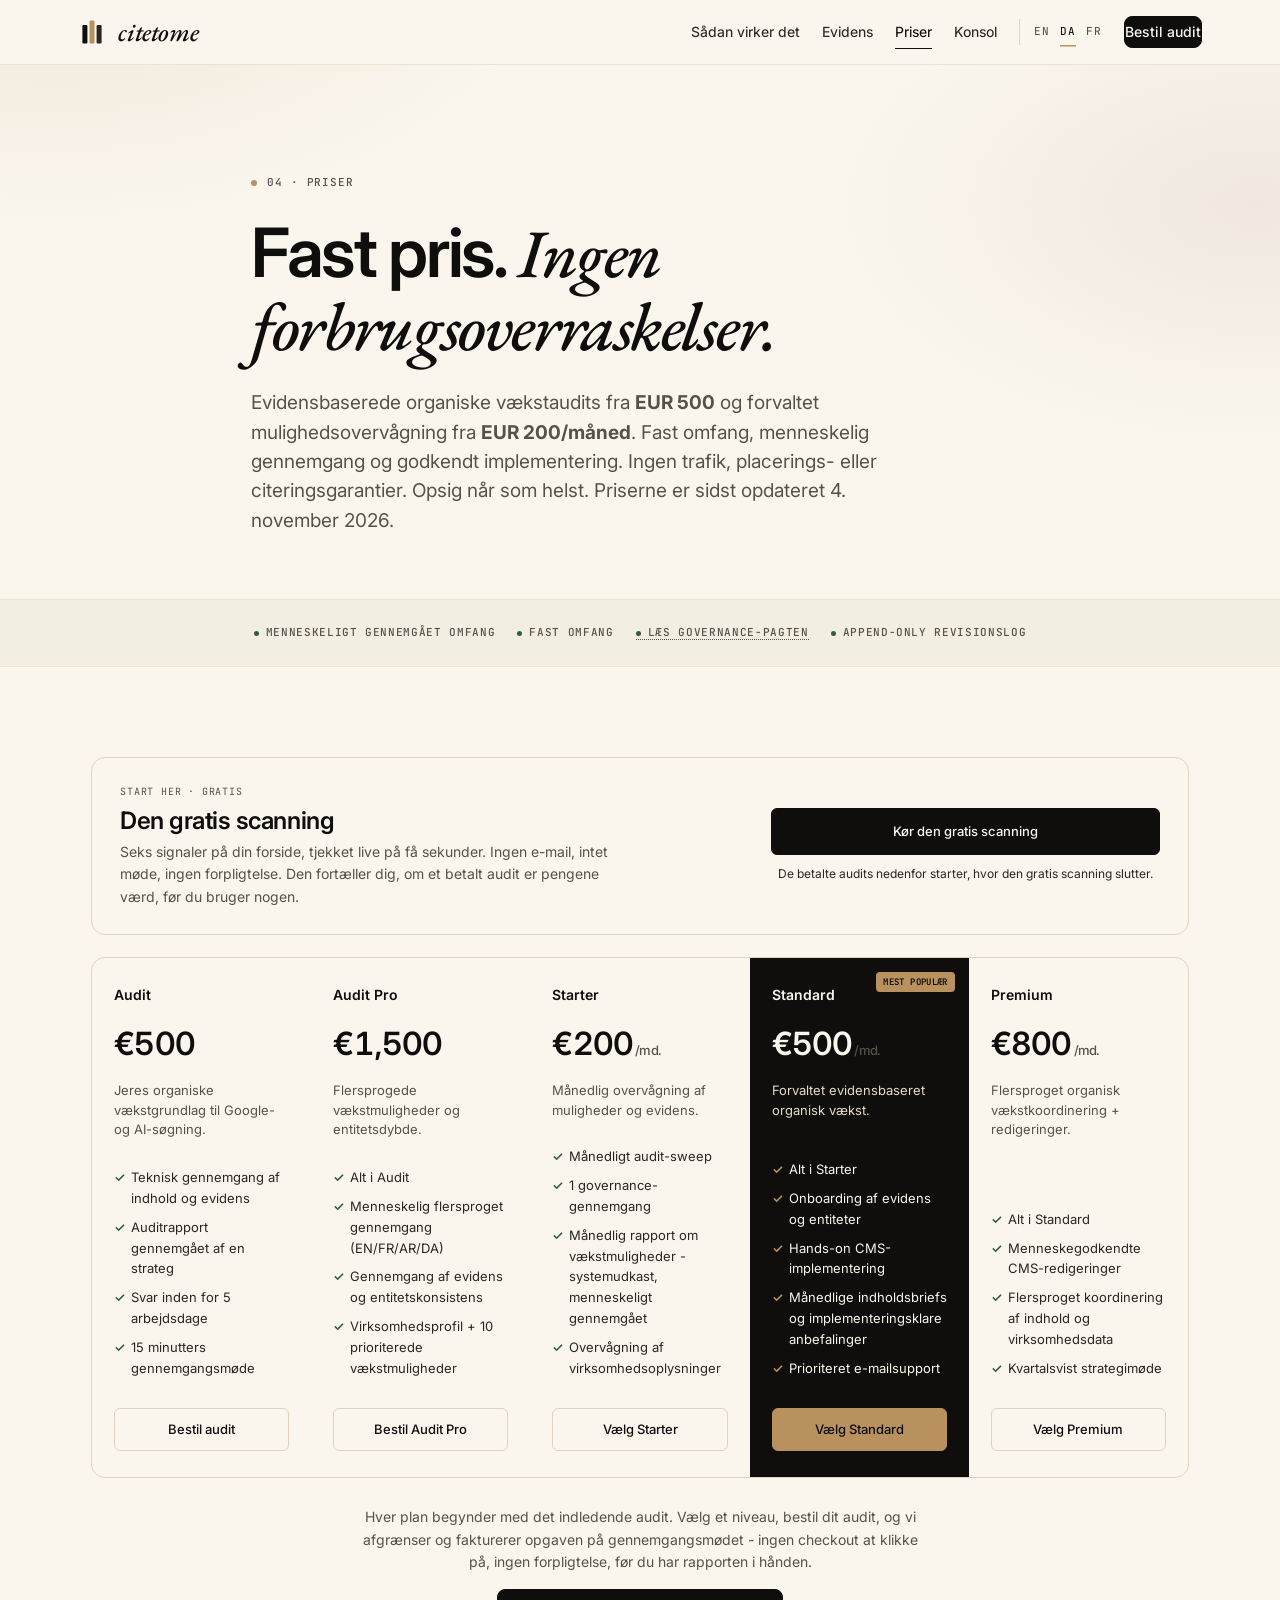
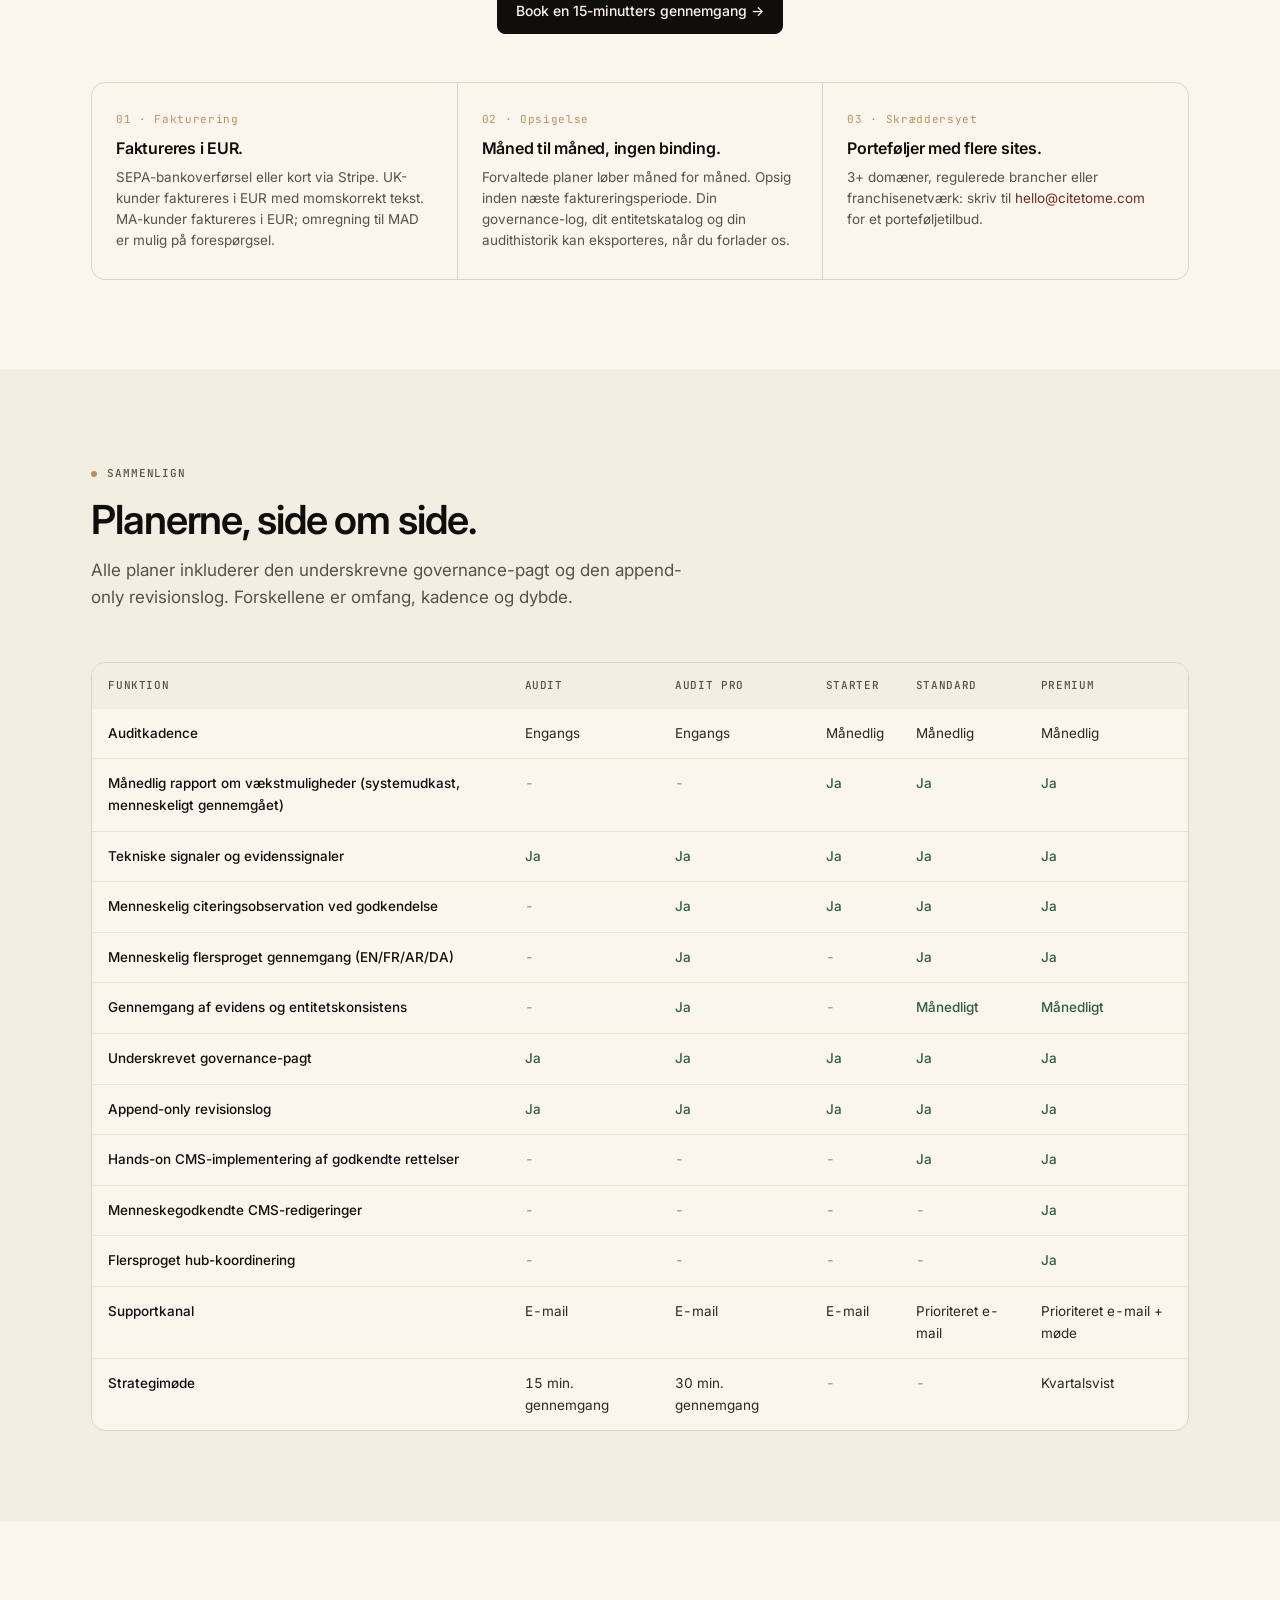
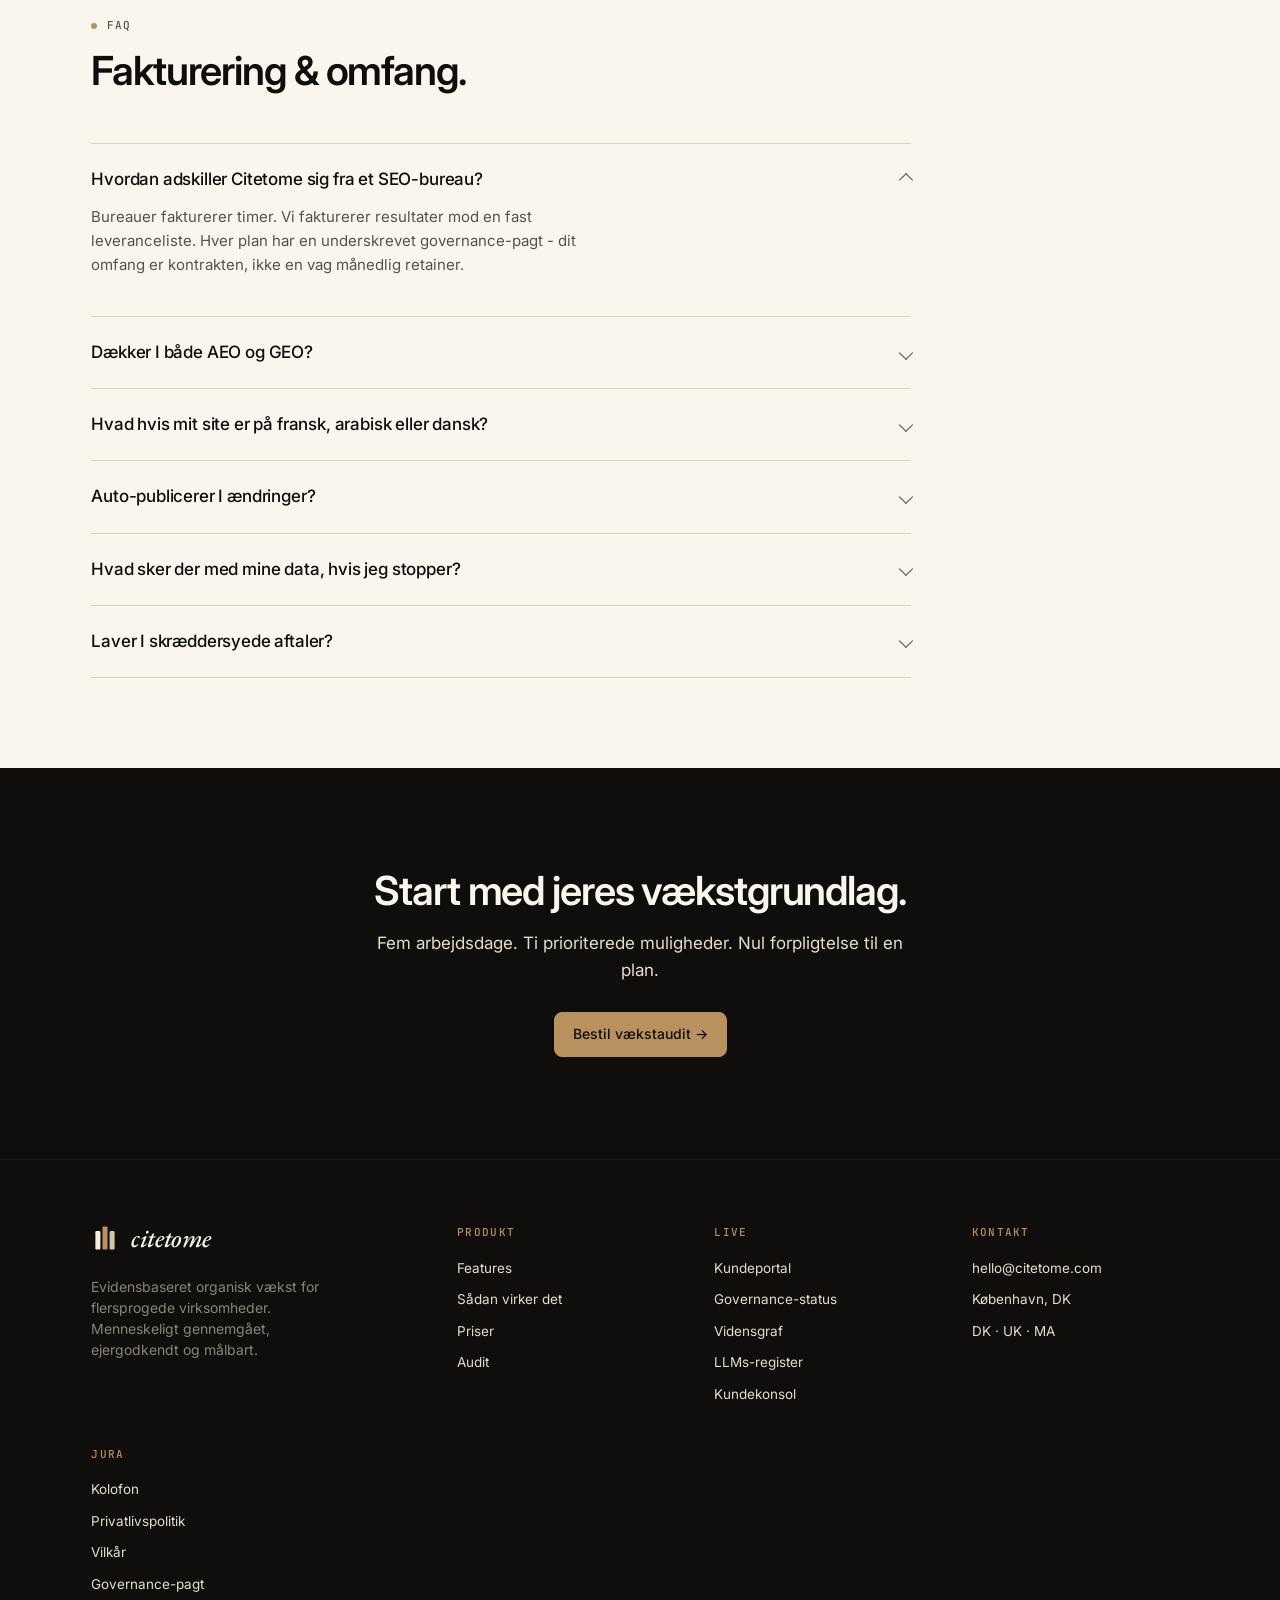
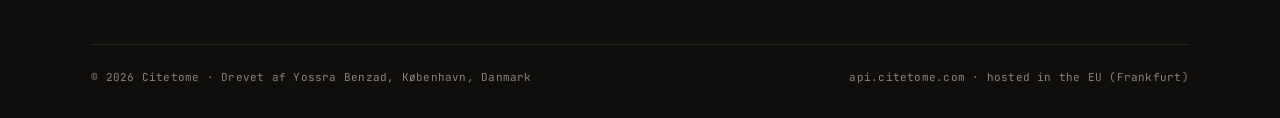
<file: da/pricing/index.html>
<!DOCTYPE html>
<html lang="da">
<head>
  <meta charset="UTF-8">
  <meta name="viewport" content="width=device-width, initial-scale=1.0">
  <title>Priser - Citetome organiske vækstaudits og forvaltede planer</title>
  <meta name="description" content="Evidensbaserede vækstaudits og forvaltet implementering i Google- og AI-søgning. Fast omfang, menneskelig godkendelse og ingen placeringsgarantier.">
  <meta property="og:title" content="Citetome-priser">
  <meta property="og:description" content="Organiske vækstaudits og månedlige forvaltede planer. Fast omfang, menneskeligt gennemgået og målbart.">
  <meta property="og:type" content="website">
  <meta property="og:url" content="https://citetome.com/da/pricing/">
  <meta property="og:site_name" content="Citetome">
  <meta property="og:locale" content="da_DK">
  <meta name="twitter:card" content="summary_large_image">
  <meta name="twitter:title" content="Citetome-priser">
  <meta name="twitter:description" content="Engangsaudits + månedlige forvaltede planer. Fast omfang.">
  <meta name="theme-color" content="#FAF6EE">
  <meta name="robots" content="index, follow, max-image-preview:large, max-snippet:-1">
  <meta name="author" content="Yossra Benzad">
  <link rel="canonical" href="https://citetome.com/da/pricing/">
  <link rel="alternate" hreflang="en" href="https://citetome.com/pricing/">
  <link rel="alternate" hreflang="da" href="https://citetome.com/da/pricing/">
  <link rel="alternate" hreflang="fr" href="https://citetome.com/fr/pricing/">
  <link rel="alternate" hreflang="x-default" href="https://citetome.com/pricing/">
  <link rel="sitemap" type="application/xml" href="/sitemap.xml">
  <link rel="icon" type="image/svg+xml" href="/favicon.svg">

  <link rel="preconnect" href="https://fonts.googleapis.com">
  <link rel="preconnect" href="https://fonts.gstatic.com" crossorigin>
  <link href="https://fonts.googleapis.com/css2?family=EB+Garamond:ital,wght@0,500;1,500&family=Inter:wght@400;450;500;600;700&family=JetBrains+Mono:wght@400;500&display=swap" rel="stylesheet">

  <style>
    :root {
      --bone:#FAF6EE; --paper:#F3EEE2; --tea:#E6DDC8;
      --ink:#0F0E0C; --ink-soft:#2A2722; --ink-mid:#56524A; --stone:#8A8377;
      --gold:#B8915E; --gold-dim:#8E6F44; --oxblood:#6F2D1D;
      --rule:#DED4BD; --rule-soft:#EBE3CE; --green:#2F5D43;
      --serif:'EB Garamond',Georgia,serif;
      --sans:'Inter',-apple-system,'Segoe UI',Roboto,sans-serif;
      --mono:'JetBrains Mono','SF Mono',Consolas,monospace;
      --container:1200px;
      --gutter:clamp(20px,4vw,56px);
      --ease:cubic-bezier(0.22,1,0.36,1);
    }
    *,*::before,*::after{box-sizing:border-box}
    html{-webkit-text-size-adjust:100%;scroll-behavior:smooth;scroll-padding-top:80px}
    body{margin:0;background:var(--bone);color:var(--ink);font-family:var(--sans);font-size:16px;line-height:1.6;-webkit-font-smoothing:antialiased}
    img,svg{display:block;max-width:100%}
    a{color:var(--ink);text-decoration:none;transition:color .18s var(--ease)}
    a:hover{color:var(--oxblood)}
    .container{max-width:var(--container);margin:0 auto;padding:0 var(--gutter)}
    h1,h2,h3{font-family:var(--sans);font-weight:600;letter-spacing:-.025em;margin:0;color:var(--ink);line-height:1.05}
    h1{font-size:clamp(40px,5.5vw,68px);letter-spacing:-.035em}
    h1 em{font-family:var(--serif);font-style:italic;font-weight:500}
    h2{font-size:clamp(28px,3.2vw,40px);letter-spacing:-.028em}
    h3{font-size:18px;font-weight:600;letter-spacing:-.015em;line-height:1.3}
    p{margin:0 0 1.1em;max-width:64ch;color:var(--ink-soft)}
    .eyebrow{display:inline-flex;align-items:center;gap:10px;font-family:var(--mono);font-size:11px;font-weight:500;letter-spacing:.08em;text-transform:uppercase;color:var(--ink-mid)}
    .eyebrow::before{content:'';width:6px;height:6px;background:var(--gold);border-radius:50%}

    /* nav */
    .nav{position:sticky;top:0;background:rgba(250,246,238,.86);backdrop-filter:saturate(180%) blur(14px);-webkit-backdrop-filter:saturate(180%) blur(14px);z-index:50;border-bottom:1px solid var(--rule-soft)}
    .nav-inner{max-width:var(--container);margin:0 auto;padding:16px clamp(16px,3vw,40px);display:flex;align-items:center;justify-content:space-between;gap:20px}
    .brand{display:inline-flex;align-items:center;gap:12px;text-decoration:none}
    .brand-mark{width:28px;height:28px;flex-shrink:0;transition:transform .5s var(--ease)}
    .brand:hover .brand-mark{transform:scale(1.06)}
    .brand-word{font-family:var(--serif);font-style:italic;font-weight:500;font-size:26px;letter-spacing:-.015em;color:var(--ink);line-height:1}
    .nav-links{display:flex;gap:22px;align-items:center;font-size:14px;font-weight:450;flex-wrap:wrap;justify-content:flex-end}
    @media (max-width:1080px){.nav-links{gap:16px;font-size:13px}}
    .nav-cta-mobile{display:none;padding:8px 14px;border-radius:8px;font-family:var(--sans);font-size:13px;font-weight:500;border:1px solid var(--ink);background:var(--ink);color:var(--bone);text-decoration:none}
    .nav-cta-mobile:hover{background:var(--oxblood);border-color:var(--oxblood);color:var(--bone)}
    .nav-links a{color:var(--ink-soft);padding:4px 0;position:relative}
    .nav-links a::after{content:'';position:absolute;left:0;bottom:-2px;width:100%;height:1.5px;background:var(--ink);transform:scaleX(0);transform-origin:left;transition:transform .3s var(--ease)}
    .nav-links a:hover::after,.nav-links a.active::after{transform:scaleX(1)}
    .nav-links a.active{color:var(--ink)}
    .btn{display:inline-flex;align-items:center;gap:8px;padding:10px 18px;border-radius:8px;font-family:var(--sans);font-size:14px;font-weight:500;border:1px solid var(--ink);background:var(--ink);color:var(--bone);cursor:pointer;transition:all .2s var(--ease);text-decoration:none}
    /* Specificity fix: .nav-links a wins over .btn for color, leaving the
       inverted button as dark text on dark background. Force the readable
       palette here and suppress the underline pseudo on the button. */
    .nav-links a.btn{color:var(--bone)}
    .nav-links a.btn:hover{color:var(--bone)}
    .nav-links a.btn::after{display:none}

    /* Gutter decoration: tiny editorial bracket frame in the side margins on
       ultra-wide viewports (>=1500px). Picks up the logo bracket motif. */
    .gutter-decor{position:fixed;top:50%;transform:translateY(-50%);width:60px;height:360px;opacity:0;pointer-events:none;z-index:1;transition:opacity .6s var(--ease)}
    .gutter-decor.left{left:max(20px,calc((100vw - 1200px) / 2 - 90px))}
    .gutter-decor.right{right:max(20px,calc((100vw - 1200px) / 2 - 90px))}
    @media (min-width:1500px){.gutter-decor{opacity:.55}}
    .btn:hover{background:var(--oxblood);border-color:var(--oxblood);transform:translateY(-1px)}
    .btn-ghost{background:transparent;color:var(--ink);border-color:var(--rule)}
    .btn-ghost:hover{border-color:var(--ink);background:transparent;color:var(--ink);transform:translateY(-1px)}
    @media (max-width:880px){
      .nav-inner{flex-wrap:wrap;row-gap:8px;padding:12px clamp(16px,3vw,40px)}
      .nav-links{order:3;width:100%;justify-content:flex-start;gap:14px;font-size:13px;overflow-x:auto;-webkit-overflow-scrolling:touch;padding-bottom:4px;flex-wrap:nowrap}
      .nav-links::-webkit-scrollbar{height:0}
      .nav-links>a{white-space:nowrap;flex-shrink:0}
      .nav-links>a.btn{display:none}
      .nav-cta-mobile{display:inline-flex}
    }
    @media (max-width:460px){.nav-links{font-size:12px;gap:12px}.brand-word{font-size:22px}}

    /* hero */
    .ph{padding:clamp(56px,8vw,120px) 0 clamp(40px,5vw,72px);position:relative;overflow:hidden}
    .ph::before{content:'';position:absolute;inset:-10%;background:radial-gradient(900px 500px at 12% -10%,rgba(184,145,94,.16),transparent 55%),radial-gradient(700px 400px at 90% 30%,rgba(111,45,29,.07),transparent 60%);pointer-events:none;z-index:0}
    .ph .container{position:relative;z-index:1;max-width:880px}
    .ph h1{margin-top:24px}
    .ph h1 em{color:var(--ink)}
    .ph .sub{font-size:clamp(17px,1.6vw,19px);line-height:1.55;color:var(--ink-mid);margin:26px 0 0;max-width:54ch}

    /* trust strip */
    .trust{padding:24px 0;border-top:1px solid var(--rule-soft);border-bottom:1px solid var(--rule-soft);background:var(--paper)}
    .trust-inner{display:flex;flex-wrap:wrap;gap:22px;justify-content:center;font-family:var(--mono);font-size:11px;font-weight:500;letter-spacing:.06em;text-transform:uppercase;color:var(--ink-mid)}
    .trust-inner .dot{display:inline-block;width:5px;height:5px;border-radius:50%;background:var(--green);margin-right:7px}

    section{padding:clamp(60px,7vw,96px) 0}
    section.tinted{background:var(--paper)}
    .section-head{max-width:760px;margin-bottom:clamp(36px,4vw,56px)}
    .section-head h2{margin-top:14px}
    .section-head p{margin-top:16px;font-size:17px;color:var(--ink-mid);max-width:56ch}

    /* pricing grid */
    .free-scan{display:grid;grid-template-columns:1.6fr 1fr;gap:28px;align-items:center;padding:26px 28px;margin-bottom:22px;border:1px solid var(--rule);border-radius:14px;background:var(--bone)}
    .free-scan-tag{font-family:var(--mono);font-size:10px;letter-spacing:.08em;text-transform:uppercase;color:var(--ink-mid);display:block;margin-bottom:8px}
    .free-scan h2{font-size:24px;font-weight:600;letter-spacing:-.02em;margin:0 0 8px;color:var(--ink)}
    .free-scan p{font-size:14px;line-height:1.6;color:var(--ink-mid);margin:0;max-width:56ch}
    .free-scan-cta a{display:inline-block;width:100%;padding:12px 16px;border-radius:6px;border:1px solid var(--ink);background:var(--ink);color:var(--bone);font-size:13px;font-weight:500;text-align:center;transition:all .2s var(--ease)}
    .free-scan-cta a:hover{background:transparent;color:var(--ink)}
    .free-scan-note{display:block;margin-top:10px;font-size:12px;line-height:1.5;color:var(--ink-soft);text-align:center}
    @media (max-width:760px){.free-scan{grid-template-columns:1fr;gap:20px;padding:24px 22px}.free-scan-note{text-align:left}}
    .price-grid{display:grid;grid-template-columns:repeat(5,1fr);gap:0;border:1px solid var(--rule);border-radius:14px;overflow:hidden;background:var(--rule)}
    .price-card{background:var(--bone);padding:26px 22px;display:flex;flex-direction:column;gap:12px;transition:background .25s var(--ease);position:relative}
    .price-card:hover{background:#FFF}
    .price-card .name{font-family:var(--sans);font-size:14px;font-weight:600;color:var(--ink)}
    .price-card .price{font-size:32px;font-weight:600;color:var(--ink);letter-spacing:-.025em;font-variant-numeric:tabular-nums}
    .price-card .price small{font-size:13px;color:var(--ink-mid);font-weight:500;margin-left:2px}
    .price-card .desc{font-size:13px;line-height:1.5;color:var(--ink-mid);margin-bottom:14px;flex:1}
    .price-card .feat{display:grid;gap:8px;margin:0 0 18px;padding:0;list-style:none;font-size:13px;color:var(--ink-soft)}
    .price-card .feat li{display:flex;gap:6px;align-items:start}
    .price-card .feat li::before{content:'✓';color:var(--green);font-weight:600;flex-shrink:0}
    .price-card .cta{margin-top:auto}
    .price-card .cta a{display:inline-block;width:100%;padding:10px 14px;border-radius:6px;border:1px solid var(--rule);background:transparent;font-size:13px;font-weight:500;text-align:center;transition:all .2s var(--ease)}
    .price-card .cta a:hover{background:var(--ink);color:var(--bone);border-color:var(--ink)}
    .price-card.featured{background:var(--ink);color:var(--bone)}
    .price-card.featured .name,.price-card.featured .price,.price-card.featured .feat{color:var(--bone)}
    .price-card.featured .desc{color:var(--tea)}
    .price-card.featured .feat li::before{color:var(--gold)}
    .price-card.featured .cta a{background:var(--gold);border-color:var(--gold);color:var(--ink)}
    .price-card.featured .cta a:hover{background:var(--bone);border-color:var(--bone);color:var(--ink)}
    .price-card .badge{position:absolute;top:14px;right:14px;font-family:var(--mono);font-size:9px;padding:3px 7px;border-radius:4px;background:var(--gold);color:var(--ink);letter-spacing:.04em;text-transform:uppercase;font-weight:600}
    @media (max-width:1080px){.price-grid{grid-template-columns:repeat(2,1fr)}.price-card{padding:28px 24px}}
    @media (max-width:560px){.price-grid{grid-template-columns:1fr}}

    /* compare table */
    .compare{border:1px solid var(--rule);border-radius:14px;overflow:hidden;background:var(--bone)}
    .compare table{width:100%;border-collapse:collapse;font-size:13.5px}
    .compare th,.compare td{padding:14px 16px;text-align:left;border-bottom:1px solid var(--rule-soft);vertical-align:top}
    .compare thead th{font-family:var(--mono);font-size:11px;font-weight:500;letter-spacing:.06em;text-transform:uppercase;color:var(--ink-mid);background:var(--paper);border-bottom:1px solid var(--rule)}
    .compare tbody th{font-weight:500;color:var(--ink);width:38%}
    .compare td{color:var(--ink-soft);font-variant-numeric:tabular-nums}
    .compare td.y{color:var(--green);font-weight:500}
    .compare td.n{color:var(--stone)}
    .compare tr:last-child th,.compare tr:last-child td{border-bottom:0}
    @media (max-width:720px){.compare{overflow-x:auto}.compare table{min-width:560px}}

    /* note callouts */
    .notes{display:grid;grid-template-columns:repeat(3,1fr);gap:1px;background:var(--rule);border:1px solid var(--rule);border-radius:14px;overflow:hidden;margin-top:48px}
    @media (max-width:760px){.notes{grid-template-columns:1fr}}
    .note{background:var(--bone);padding:28px 24px}
    .note .ix{font-family:var(--mono);font-size:11px;color:var(--gold);letter-spacing:.06em;margin-bottom:10px}
    .note h3{font-size:16px;margin-bottom:8px}
    .note p{font-size:13.5px;line-height:1.55;color:var(--ink-mid);margin:0;max-width:none}

    /* FAQ */
    .faq{display:grid;gap:0;max-width:820px}
    .faq details{border-top:1px solid var(--rule);padding:22px 0}
    .faq details:last-child{border-bottom:1px solid var(--rule)}
    .faq summary{cursor:pointer;font-family:var(--sans);font-size:17px;font-weight:500;color:var(--ink);list-style:none;display:flex;justify-content:space-between;align-items:center;gap:24px;letter-spacing:-.01em}
    .faq summary::-webkit-details-marker{display:none}
    .faq summary::after{content:'';width:10px;height:10px;border-right:1.5px solid var(--ink-mid);border-bottom:1.5px solid var(--ink-mid);transform:rotate(45deg);transition:transform .3s var(--ease);flex-shrink:0}
    .faq details[open] summary::after{transform:rotate(225deg)}
    .faq p{margin-top:12px;color:var(--ink-mid);max-width:60ch;font-size:15px}

    /* closing */
    .closing{padding:clamp(72px,8vw,112px) 0;text-align:center;background:var(--ink);color:var(--bone)}
    .closing h2{color:var(--bone);margin-bottom:18px;max-width:22ch;margin-left:auto;margin-right:auto}
    .closing p{color:var(--tea);font-size:17px;margin:0 auto 28px;max-width:48ch}
    .closing .btn{background:var(--gold);border-color:var(--gold);color:var(--ink)}
    .closing .btn:hover{background:var(--bone);border-color:var(--bone);color:var(--ink)}
    .closing .btn-ghost{background:transparent;color:var(--bone);border-color:rgba(232,221,200,.3)}
    .closing .btn-ghost:hover{border-color:var(--bone);background:transparent;color:var(--bone)}

    /* footer */
    footer{background:var(--ink);color:var(--tea);padding:64px 0 32px;border-top:1px solid rgba(232,221,200,.06)}
    footer a{color:var(--tea)}
    footer a:hover{color:var(--gold)}
    .foot-grid{display:grid;grid-template-columns:1.5fr repeat(3,1fr);gap:40px;margin-bottom:48px}
    @media (max-width:720px){.foot-grid{grid-template-columns:1fr 1fr;gap:32px}}
    .foot-brand .brand-word{color:var(--bone)}
    .foot-blurb{margin-top:16px;font-size:14px;color:var(--stone);line-height:1.5;max-width:30ch}
    .foot-col h5{font-family:var(--mono);font-size:11px;font-weight:500;letter-spacing:.12em;text-transform:uppercase;color:var(--gold);margin:0 0 16px}
    .foot-col ul{list-style:none;padding:0;margin:0;display:grid;gap:10px}
    .foot-col li{font-size:13.5px}
    .foot-base{padding-top:24px;border-top:1px solid rgba(232,221,200,.1);display:flex;justify-content:space-between;gap:16px;flex-wrap:wrap;font-family:var(--mono);font-size:11px;letter-spacing:.02em;color:var(--stone)}

    @media (prefers-reduced-motion:reduce){*{transition:none!important;animation:none!important}html{scroll-behavior:auto}}
    /* language switcher */
    .lang-switch{display:inline-flex;align-items:center;gap:10px;font-family:var(--mono);font-size:11px;letter-spacing:.08em;padding-left:14px;border-left:1px solid var(--rule)}
    .lang-switch a{color:var(--ink-mid)}
    .lang-switch a:hover{color:var(--ink)}
    .lang-switch a.on{color:var(--ink);box-shadow:0 1.5px 0 var(--gold)}
    .nav-links .lang-switch a::after{display:none}
    @media (max-width:880px){.lang-switch{padding-left:10px}}
  </style>

  <script type="application/ld+json">
  {
    "@context":"https://schema.org",
    "@type":"PriceSpecification",
    "name":"Citetome-priser",
    "url":"https://citetome.com/da/pricing/",
    "priceCurrency":"EUR"
  }
  </script>
</head>
<body>

  <nav class="nav">
    <div class="nav-inner">
      <a href="/da/" class="brand" aria-label="Citetome forside">
        <svg class="brand-mark" viewBox="60 50 120 134" aria-hidden="true">
          <rect x="74" y="84" width="24" height="88" rx="5" fill="#0F0E0C"/>
          <rect x="108" y="62" width="24" height="110" rx="5" fill="#B8915E"/>
          <rect x="142" y="84" width="24" height="88" rx="5" fill="#2A2722"/>
        </svg>
        <span class="brand-word">citetome</span>
      </a>
      <a href="/da/audit/" class="nav-cta-mobile" aria-label="Bestil audit">Bestil audit</a>
      <div class="nav-links">
        <a href="/da/#how">Sådan virker det</a>
        <a href="/da/#network">Evidens</a>
        <a href="/da/pricing/" class="active">Priser</a>
        <a href="https://api.citetome.com/customer" target="_blank" rel="noopener" title="Live kundedashboard">Konsol</a>
        <span class="lang-switch"><a href="/pricing/" lang="en" hreflang="en">EN</a><a href="/da/pricing/" class="on" aria-current="true">DA</a><a href="/fr/pricing/" lang="fr" hreflang="fr">FR</a></span>
        <a href="/da/audit/" class="btn">Bestil audit</a>
      </div>
    </div>
  </nav>

  <header class="ph">
    <div class="container">
      <span class="eyebrow">04 · Priser</span>
      <h1>Fast pris. <em>Ingen forbrugsoverraskelser.</em></h1>
      <p class="sub">Evidensbaserede organiske vækstaudits fra <strong>EUR 500</strong> og forvaltet mulighedsovervågning fra <strong>EUR 200/måned</strong>. Fast omfang, menneskelig gennemgang og godkendt implementering. Ingen trafik, placerings- eller citeringsgarantier. Opsig når som helst. Priserne er sidst opdateret <time datetime="2026-11-04">4. november 2026</time>.</p>
    </div>
  </header>

  <div class="trust">
    <div class="trust-inner">
      <span><span class="dot"></span>Menneskeligt gennemgået omfang</span>
      <span><span class="dot"></span>Fast omfang</span>
      <span><a href="https://api.citetome.com/governance/pact" target="_blank" rel="noopener" style="color:inherit;border-bottom:1px dotted currentColor;"><span class="dot"></span>Læs governance-pagten</a></span>
      <span><span class="dot"></span>Append-only revisionslog</span>
    </div>
  </div>

  <section>
    <div class="container">
      <div class="free-scan">
        <div>
          <span class="free-scan-tag">Start her &middot; Gratis</span>
          <h2>Den gratis scanning</h2>
          <p>Seks signaler på din forside, tjekket live på få sekunder. Ingen e-mail, intet møde, ingen forpligtelse. Den fortæller dig, om et betalt audit er pengene værd, før du bruger nogen.</p>
        </div>
        <div class="free-scan-cta">
          <a href="/da/audit/#form">Kør den gratis scanning</a>
          <span class="free-scan-note">De betalte audits nedenfor starter, hvor den gratis scanning slutter.</span>
        </div>
      </div>
      <div class="price-grid">
        <div class="price-card">
          <div class="name">Audit</div>
          <div class="price">€500</div>
          <div class="desc">Jeres organiske vækstgrundlag til Google- og AI-søgning.</div>
          <ul class="feat">
            <li>Teknisk gennemgang af indhold og evidens</li>
            <li>Auditrapport gennemgået af en strateg</li>
            <li>Svar inden for 5 arbejdsdage</li>
            <li>15 minutters gennemgangsmøde</li>
          </ul>
          <div class="cta"><a href="/da/audit/?plan=audit">Bestil audit</a></div>
        </div>
        <div class="price-card">
          <div class="name">Audit Pro</div>
          <div class="price">€1,500</div>
          <div class="desc">Flersprogede vækstmuligheder og entitetsdybde.</div>
          <ul class="feat">
            <li>Alt i Audit</li>
            <li>Menneskelig flersproget gennemgang (EN/FR/AR/DA)</li>
            <li>Gennemgang af evidens og entitetskonsistens</li>
            <li>Virksomhedsprofil + 10 prioriterede vækstmuligheder</li>
          </ul>
          <div class="cta"><a href="/da/audit/?plan=audit-pro">Bestil Audit Pro</a></div>
        </div>
        <div class="price-card">
          <div class="name">Starter</div>
          <div class="price">€200<small>/md.</small></div>
          <div class="desc">Månedlig overvågning af muligheder og evidens.</div>
          <ul class="feat">
            <li>Månedligt audit-sweep</li>
            <li>1 governance-gennemgang</li>
            <li>Månedlig rapport om vækstmuligheder - systemudkast, menneskeligt gennemgået</li>
            <li>Overvågning af virksomhedsoplysninger</li>
          </ul>
          <div class="cta"><a href="/da/audit/?plan=starter">Vælg Starter</a></div>
        </div>
        <div class="price-card featured">
          <span class="badge">Mest populær</span>
          <div class="name">Standard</div>
          <div class="price">€500<small>/md.</small></div>
          <div class="desc">Forvaltet evidensbaseret organisk vækst.</div>
          <ul class="feat">
            <li>Alt i Starter</li>
            <li>Onboarding af evidens og entiteter</li>
            <li>Hands-on CMS-implementering</li>
            <li>Månedlige indholdsbriefs og implementeringsklare anbefalinger</li>
            <li>Prioriteret e-mailsupport</li>
          </ul>
          <div class="cta"><a href="/da/audit/?plan=standard">Vælg Standard</a></div>
        </div>
        <div class="price-card">
          <div class="name">Premium</div>
          <div class="price">€800<small>/md.</small></div>
          <div class="desc">Flersproget organisk vækstkoordinering + redigeringer.</div>
          <ul class="feat">
            <li>Alt i Standard</li>
            <li>Menneskegodkendte CMS-redigeringer</li>
            <li>Flersproget koordinering af indhold og virksomhedsdata</li>
            <li>Kvartalsvist strategimøde</li>
          </ul>
          <div class="cta"><a href="/da/audit/?plan=premium">Vælg Premium</a></div>
        </div>
      </div>

      <p style="text-align:center;font-size:14px;color:var(--ink-mid);margin:28px auto 4px;max-width:62ch;">Hver plan begynder med det indledende audit. Vælg et niveau, bestil dit audit, og vi afgrænser og fakturerer opgaven på gennemgangsmødet - ingen checkout at klikke på, ingen forpligtelse, før du har rapporten i hånden.</p>

      <p style="text-align:center;margin:16px auto 0;">
        <a href="https://cal.com/citetome/audit-walkthrough" target="_blank" rel="noopener" class="btn">Book en 15-minutters gennemgang &rarr;</a>
      </p>


      <div class="notes">
        <div class="note">
          <div class="ix">01 · Fakturering</div>
          <h3>Faktureres i EUR.</h3>
          <p>SEPA-bankoverførsel eller kort via Stripe. UK-kunder faktureres i EUR med momskorrekt tekst. MA-kunder faktureres i EUR; omregning til MAD er mulig på forespørgsel.</p>
        </div>
        <div class="note">
          <div class="ix">02 · Opsigelse</div>
          <h3>Måned til måned, ingen binding.</h3>
          <p>Forvaltede planer løber måned for måned. Opsig inden næste faktureringsperiode. Din governance-log, dit entitetskatalog og din audithistorik kan eksporteres, når du forlader os.</p>
        </div>
        <div class="note">
          <div class="ix">03 · Skræddersyet</div>
          <h3>Porteføljer med flere sites.</h3>
          <p>3+ domæner, regulerede brancher eller franchisenetværk: skriv til <a href="mailto:hello@citetome.com" style="color:var(--oxblood)">hello@citetome.com</a> for et porteføljetilbud.</p>
        </div>
      </div>
    </div>
  </section>

  <section class="tinted">
    <div class="container">
      <div class="section-head">
        <span class="eyebrow">Sammenlign</span>
        <h2>Planerne, side om side.</h2>
        <p>Alle planer inkluderer den underskrevne governance-pagt og den append-only revisionslog. Forskellene er omfang, kadence og dybde.</p>
      </div>
      <div class="compare">
        <table>
          <thead>
            <tr>
              <th>Funktion</th>
              <th>Audit</th>
              <th>Audit Pro</th>
              <th>Starter</th>
              <th>Standard</th>
              <th>Premium</th>
            </tr>
          </thead>
          <tbody>
            <tr><th>Auditkadence</th><td>Engangs</td><td>Engangs</td><td>Månedlig</td><td>Månedlig</td><td>Månedlig</td></tr>
            <tr><th>Månedlig rapport om vækstmuligheder (systemudkast, menneskeligt gennemgået)</th><td class="n">-</td><td class="n">-</td><td class="y">Ja</td><td class="y">Ja</td><td class="y">Ja</td></tr>
            <tr><th>Tekniske signaler og evidenssignaler</th><td class="y">Ja</td><td class="y">Ja</td><td class="y">Ja</td><td class="y">Ja</td><td class="y">Ja</td></tr>
            <tr><th>Menneskelig citeringsobservation ved godkendelse</th><td class="n">-</td><td class="y">Ja</td><td class="y">Ja</td><td class="y">Ja</td><td class="y">Ja</td></tr>
            <tr><th>Menneskelig flersproget gennemgang (EN/FR/AR/DA)</th><td class="n">-</td><td class="y">Ja</td><td class="n">-</td><td class="y">Ja</td><td class="y">Ja</td></tr>
            <tr><th>Gennemgang af evidens og entitetskonsistens</th><td class="n">-</td><td class="y">Ja</td><td class="n">-</td><td class="y">Månedligt</td><td class="y">Månedligt</td></tr>
            <tr><th>Underskrevet governance-pagt</th><td class="y">Ja</td><td class="y">Ja</td><td class="y">Ja</td><td class="y">Ja</td><td class="y">Ja</td></tr>
            <tr><th>Append-only revisionslog</th><td class="y">Ja</td><td class="y">Ja</td><td class="y">Ja</td><td class="y">Ja</td><td class="y">Ja</td></tr>
            <tr><th>Hands-on CMS-implementering af godkendte rettelser</th><td class="n">-</td><td class="n">-</td><td class="n">-</td><td class="y">Ja</td><td class="y">Ja</td></tr>
            <tr><th>Menneskegodkendte CMS-redigeringer</th><td class="n">-</td><td class="n">-</td><td class="n">-</td><td class="n">-</td><td class="y">Ja</td></tr>
            <tr><th>Flersproget hub-koordinering</th><td class="n">-</td><td class="n">-</td><td class="n">-</td><td class="n">-</td><td class="y">Ja</td></tr>
            <tr><th>Supportkanal</th><td>E-mail</td><td>E-mail</td><td>E-mail</td><td>Prioriteret e-mail</td><td>Prioriteret e-mail + møde</td></tr>
            <tr><th>Strategimøde</th><td>15 min. gennemgang</td><td>30 min. gennemgang</td><td class="n">-</td><td class="n">-</td><td>Kvartalsvist</td></tr>
          </tbody>
        </table>
      </div>
    </div>
  </section>

  <section>
    <div class="container">
      <div class="section-head">
        <span class="eyebrow">FAQ</span>
        <h2>Fakturering &amp; omfang.</h2>
      </div>
      <div class="faq">
        <details open>
          <summary>Hvordan adskiller Citetome sig fra et SEO-bureau?</summary>
          <p>Bureauer fakturerer timer. Vi fakturerer resultater mod en fast leveranceliste. Hver plan har en underskrevet governance-pagt - dit omfang er kontrakten, ikke en vag månedlig retainer.</p>
        </details>
        <details>
          <summary>Dækker I både AEO og GEO?</summary>
          <p>Ja. AEO (Answer Engine Optimization) dækker HTML- og struktureret data-læsbarhed for ChatGPT, Perplexity, Google AI Overviews og Claude. GEO (Generative Engine Optimization) sporer den faktiske citeringsadfærd og entitetsattribution. Audit Pro og alle forvaltede planer inkluderer begge.</p>
        </details>
        <details>
          <summary>Hvad hvis mit site er på fransk, arabisk eller dansk?</summary>
          <p>Citetome er bygget op omkring kunder i Europa, Storbritannien og Marokko. Flersproget entitetskohærens (hreflang-reciprocitet, sprogvariant-entitets-ID'er) er en del af Audit Pro og fra Standard og opefter. Gennemgangen udføres af en menneskelig strateg, der læser EN, FR, AR og DA - ikke maskinoversættelse. Andre sprog på forespørgsel.</p>
        </details>
        <details>
          <summary>Auto-publicerer I ændringer?</summary>
          <p>Nej. Arkitektonisk regel. Forslag lander i en godkendelseskø. Et menneske godkender. Din egen infrastruktur henter godkendte ændringer. Vi skriver aldrig til dit CMS uden eksplicit godkendelse.</p>
        </details>
        <details>
          <summary>Hvad sker der med mine data, hvis jeg stopper?</summary>
          <p>Din governance-log, dit entitetskatalog og din audithistorik kan eksporteres som JSON, når du forlader os. GDPR artikel 17-sletning understøttes på forlangende. Vi beholder kun hashede aktør-ID'er af hensyn til compliance-revisionssporet.</p>
        </details>
        <details>
          <summary>Laver I skræddersyede aftaler?</summary>
          <p>For 3+ domæner, regulerede brancher (jura, finans, healthtech) eller franchisenetværk: skriv til <a href="mailto:hello@citetome.com">hello@citetome.com</a>. Vi giver tilbud pr. portefølje med et fast omfangsark, ikke pr. time.</p>
        </details>
      </div>
    </div>
  </section>

  <section class="closing">
    <div class="container">
      <h2>Start med jeres vækstgrundlag.</h2>
      <p>Fem arbejdsdage. Ti prioriterede muligheder. Nul forpligtelse til en plan.</p>
      <a href="/da/audit/?plan=audit" class="btn">Bestil vækstaudit →</a>
    </div>
  </section>

  <footer>
    <div class="container">
      <div class="foot-grid">
        <div class="foot-brand">
          <a href="/da/" class="brand" aria-label="Citetome forside">
            <svg class="brand-mark" viewBox="60 50 120 134" aria-hidden="true">
              <rect x="74" y="84" width="24" height="88" rx="5" fill="#F3EEE2"/>
              <rect x="108" y="62" width="24" height="110" rx="5" fill="#B8915E"/>
              <rect x="142" y="84" width="24" height="88" rx="5" fill="#CFC5AC"/>
            </svg>
            <span class="brand-word">citetome</span>
          </a>
          <p class="foot-blurb">Evidensbaseret organisk vækst for flersprogede virksomheder. Menneskeligt gennemgået, ejergodkendt og målbart.</p>
        </div>
        <div class="foot-col">
          <h5>Produkt</h5>
          <ul>
            <li><a href="/da/#features">Features</a></li>
            <li><a href="/da/#how">Sådan virker det</a></li>
            <li><a href="/da/pricing/">Priser</a></li>
            <li><a href="/da/audit/">Audit</a></li>
          </ul>
        </div>
        <div class="foot-col">
          <h5>Live</h5>
          <ul>
            <li><a href="/dashboard/">Kundeportal</a></li>
            <li><a href="https://api.citetome.com/governance" target="_blank" rel="noopener">Governance-status</a></li>
            <li><a href="https://api.citetome.com/kg/sitemap.xml" target="_blank" rel="noopener">Vidensgraf</a></li>
            <li><a href="https://api.citetome.com/llms.txt" target="_blank" rel="noopener">LLMs-register</a></li>
            <li><a href="https://api.citetome.com/customer" target="_blank" rel="noopener" title="For eksisterende kunder">Kundekonsol</a></li>
          </ul>
        </div>
        <div class="foot-col">
          <h5>Kontakt</h5>
          <ul>
            <li><a href="mailto:hello@citetome.com">hello@citetome.com</a></li>
            <li>København, DK</li>
            <li>DK · UK · MA</li>
          </ul>
        </div>
        <div class="foot-col">
          <h5>Jura</h5>
          <ul>
            <li><a href="/legal/#imprint">Kolofon</a></li>
            <li><a href="/legal/#privacy">Privatlivspolitik</a></li>
            <li><a href="/legal/#terms">Vilkår</a></li>
            <li><a href="/legal/#pact">Governance-pagt</a></li>
          </ul>
        </div>
      </div>
      <div class="foot-base">
        <div>© 2026 Citetome · Drevet af Yossra Benzad, København, Danmark</div>
        <div>api.citetome.com · hosted in the EU (Frankfurt)</div>
      </div>
    </div>
  </footer>

  <svg class="gutter-decor left" viewBox="0 0 60 360" fill="none" aria-hidden="true">
    <path d="M12 28 L26 28 M12 28 L12 42" stroke="#B8915E" stroke-width="1.5" stroke-linecap="square"/>
    <line x1="12" y1="62" x2="12" y2="298" stroke="#B8915E" stroke-width="0.8" stroke-dasharray="1.5 4" opacity="0.55"/>
    <circle cx="12" cy="180" r="3.5" fill="#B8915E"/>
    <path d="M12 318 L12 332 M12 332 L26 332" stroke="#B8915E" stroke-width="1.5" stroke-linecap="square"/>
  </svg>
  <svg class="gutter-decor right" viewBox="0 0 60 360" fill="none" aria-hidden="true">
    <path d="M48 28 L34 28 M48 28 L48 42" stroke="#B8915E" stroke-width="1.5" stroke-linecap="square"/>
    <line x1="48" y1="62" x2="48" y2="298" stroke="#B8915E" stroke-width="0.8" stroke-dasharray="1.5 4" opacity="0.55"/>
    <circle cx="48" cy="180" r="3.5" fill="#B8915E"/>
    <path d="M48 318 L48 332 M48 332 L34 332" stroke="#B8915E" stroke-width="1.5" stroke-linecap="square"/>
  </svg>

</body>
</html>
</file>
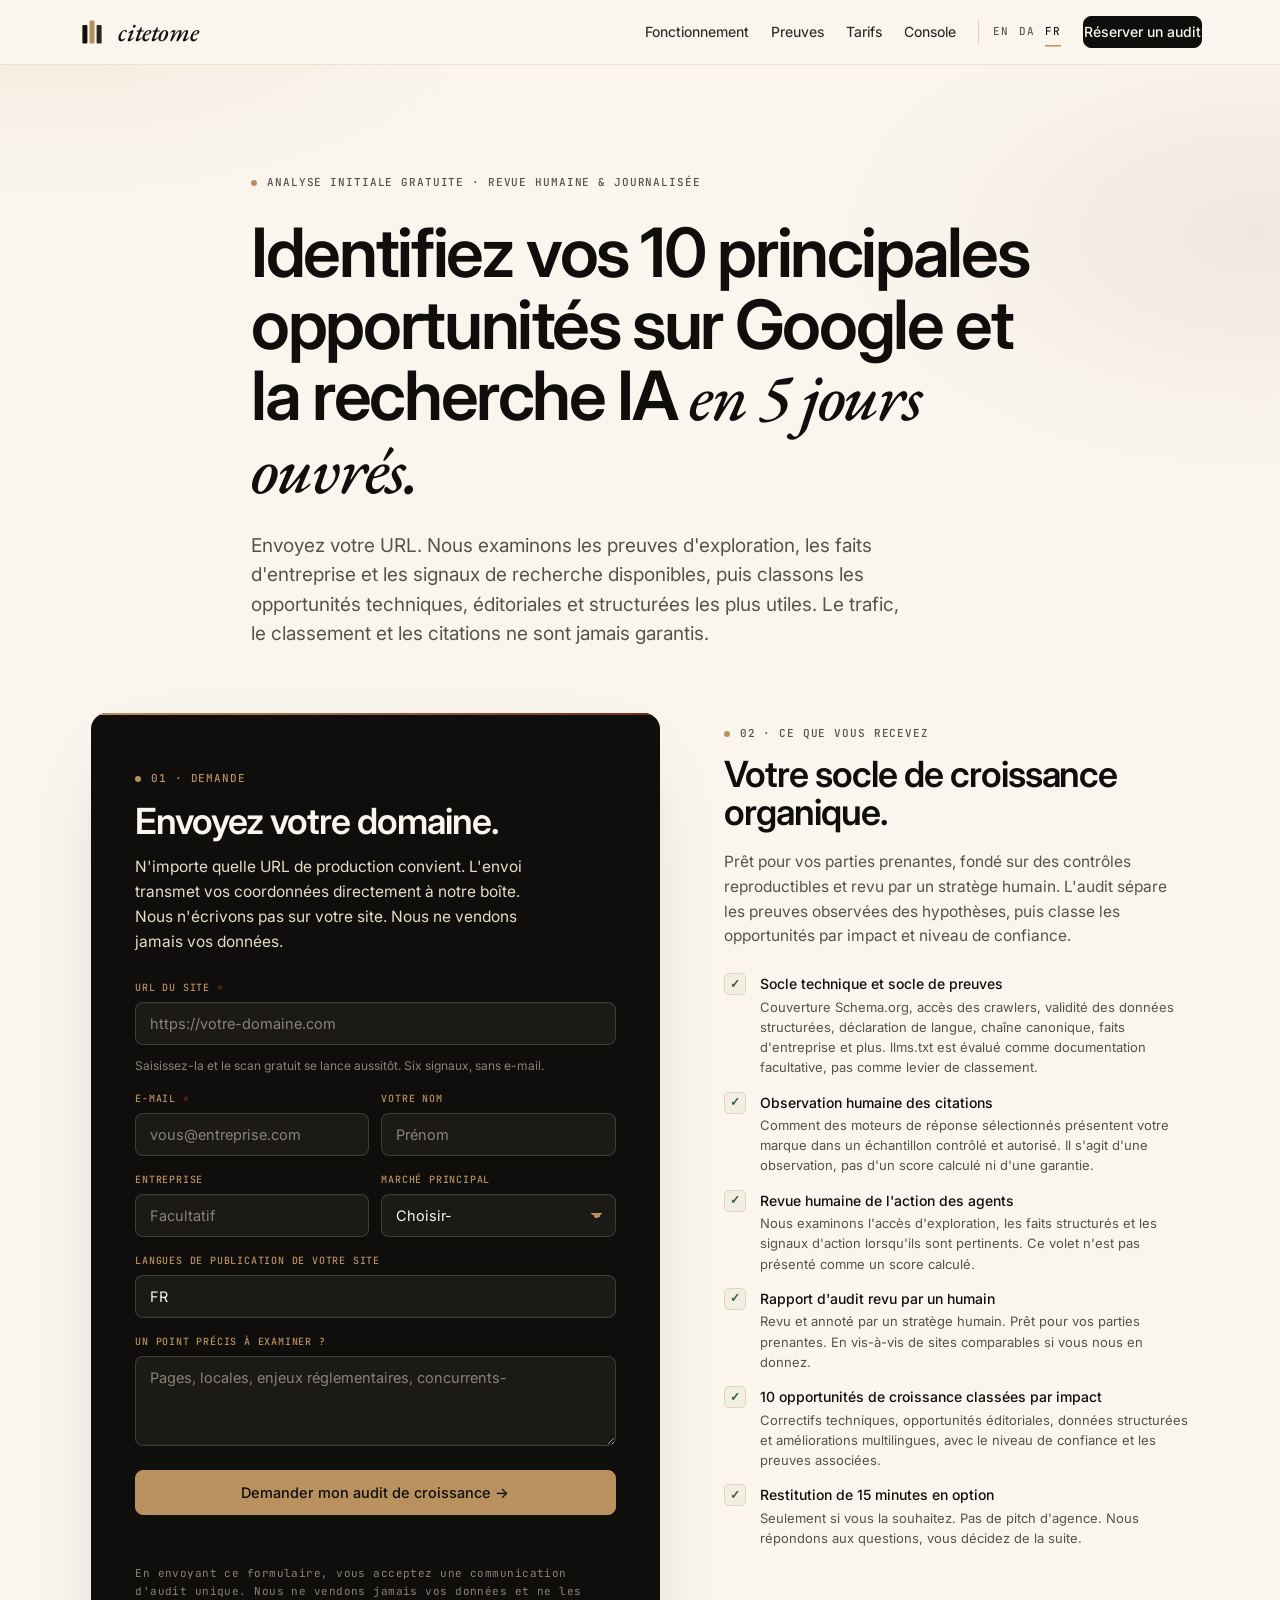
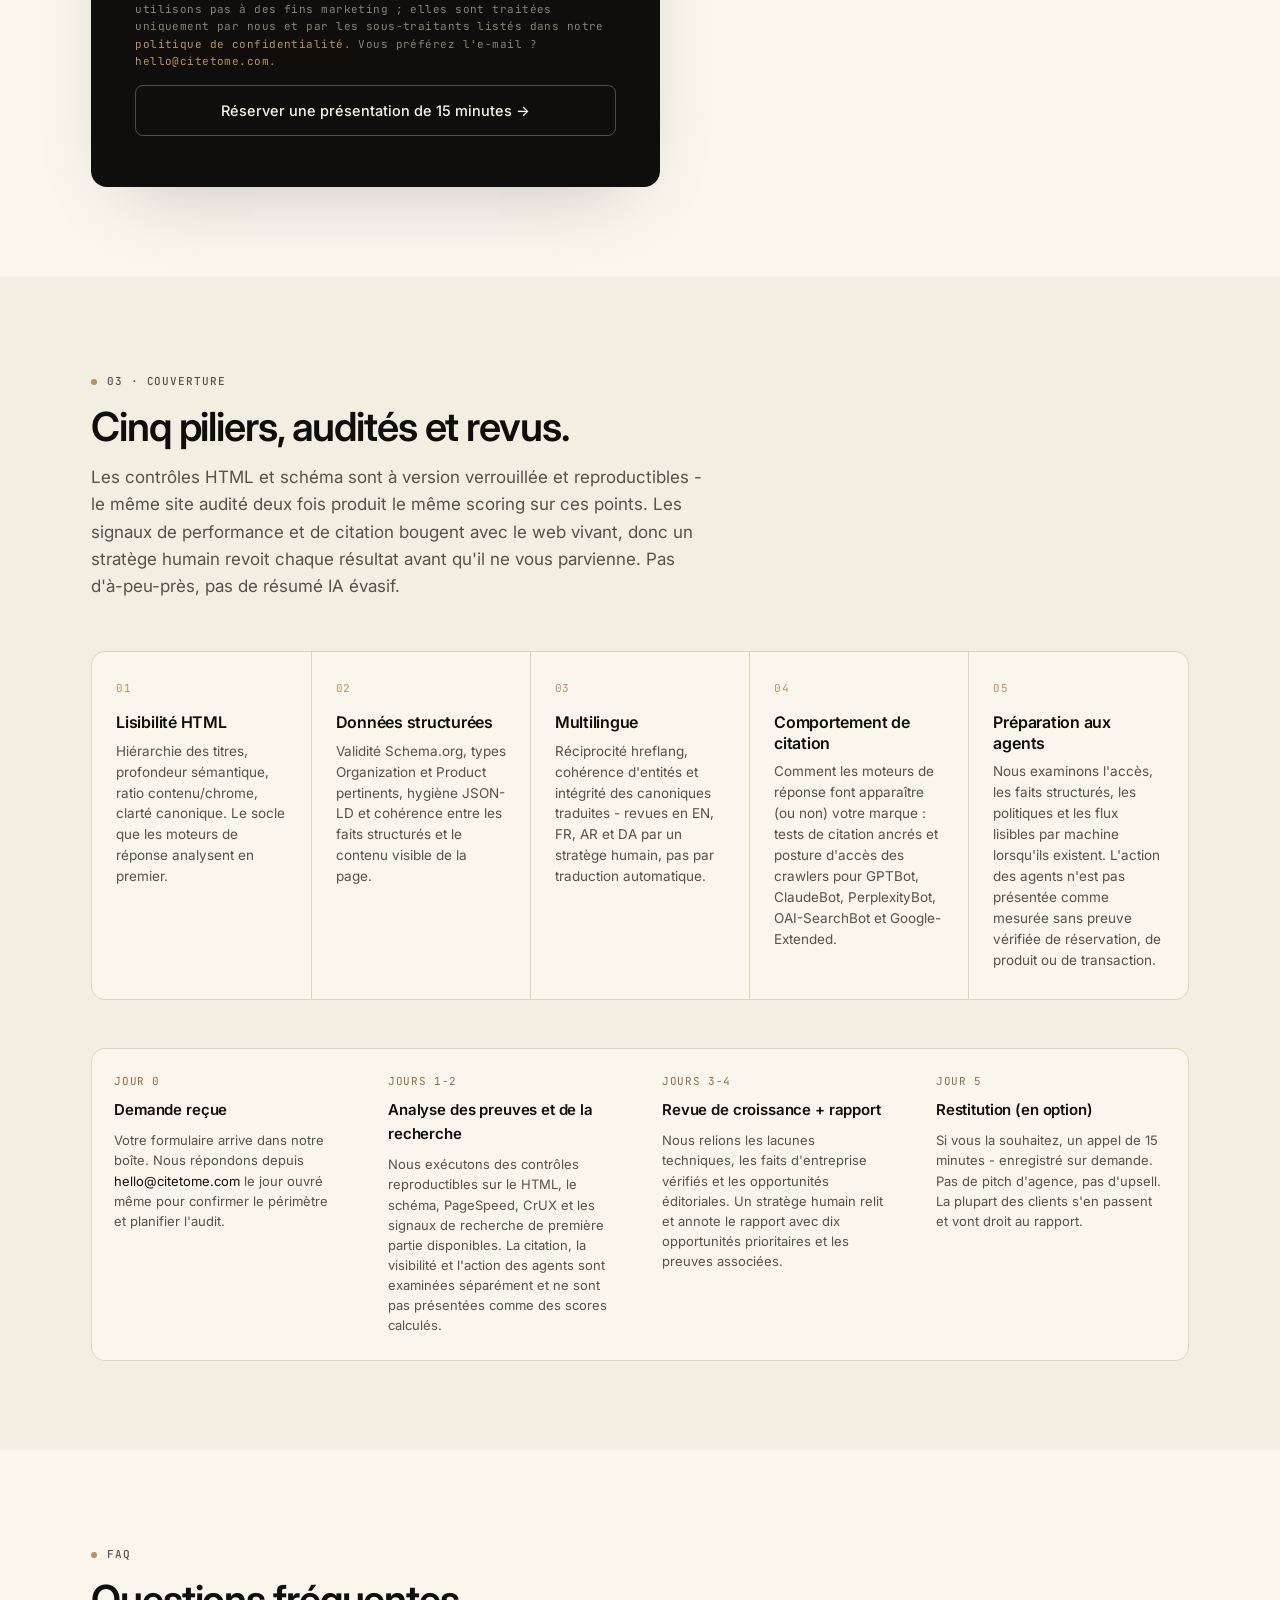
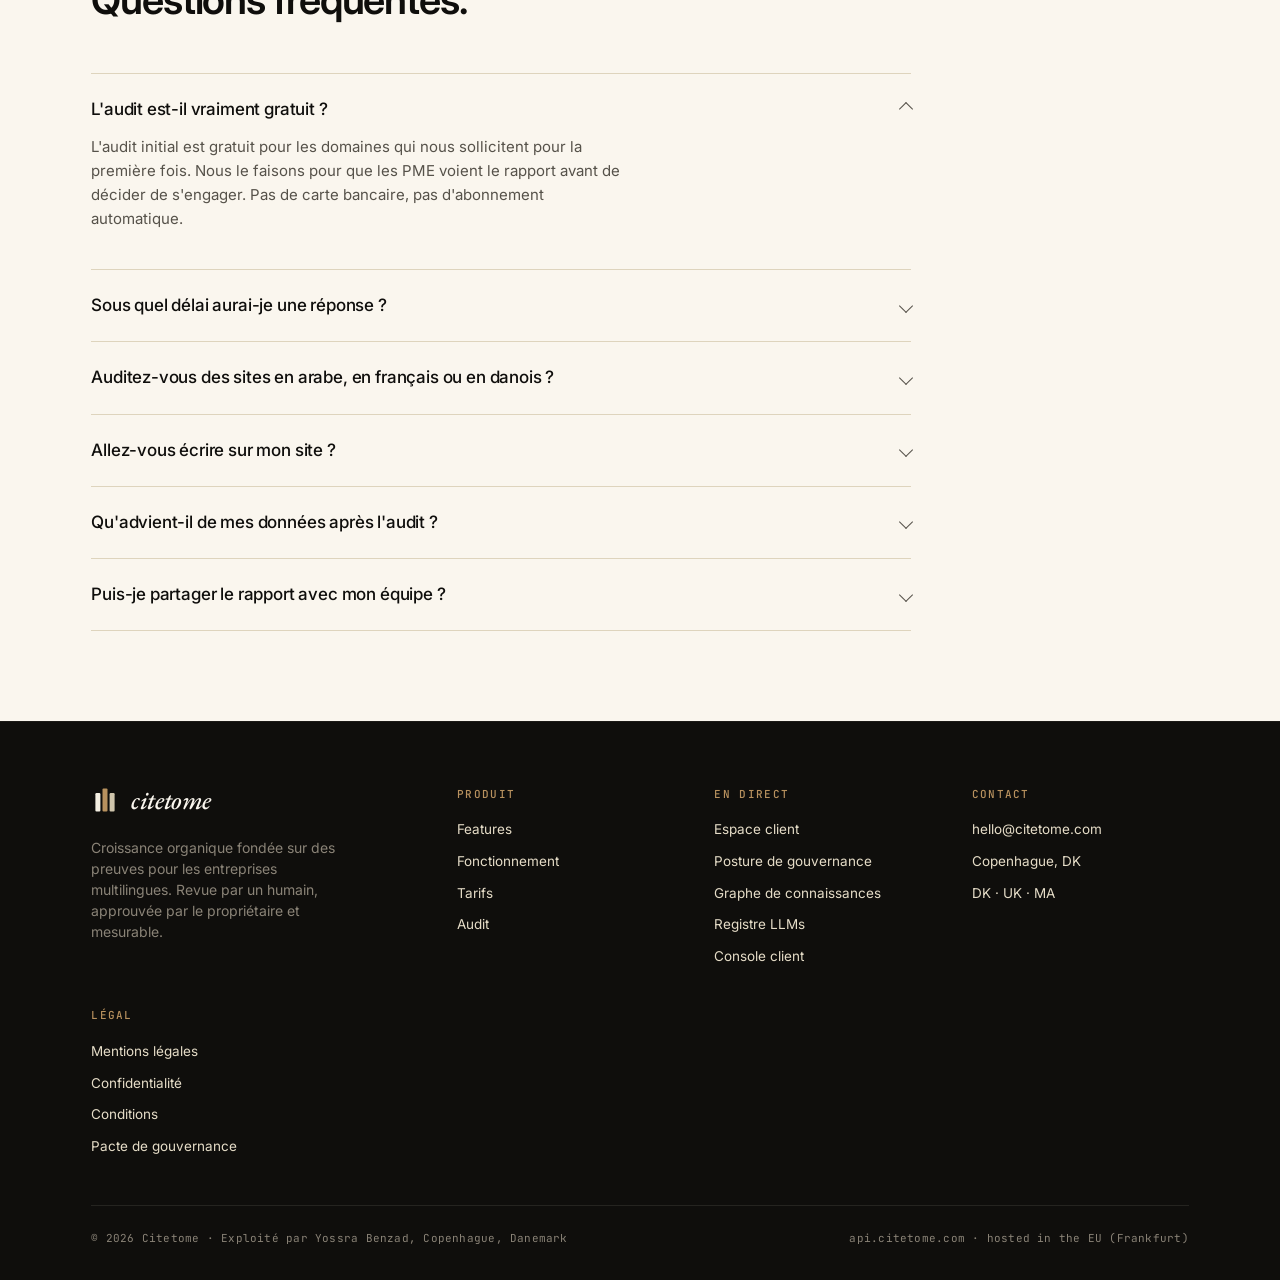
<file: fr/audit/index.html>
<!DOCTYPE html>
<html lang="fr">
<head>
  <meta charset="UTF-8">
  <meta name="viewport" content="width=device-width, initial-scale=1.0">
  <title>Audit de croissance Google et IA - Citetome</title>
  <meta name="description" content="Identifiez 10 opportunités sur Google et la recherche IA en cinq jours ouvrés. Rapport revu par un humain, sans garantie de classement.">
  <meta property="og:title" content="Audit de croissance organique Citetome">
  <meta property="og:description" content="Identifiez vos 10 principales opportunités sur Google et la recherche IA en cinq jours ouvrés, sans garantie de classement.">
  <meta property="og:type" content="website">
  <meta property="og:url" content="https://citetome.com/fr/audit/">
  <meta property="og:site_name" content="Citetome">
  <meta property="og:locale" content="fr_FR">
  <meta name="twitter:card" content="summary_large_image">
  <meta name="twitter:title" content="Audit de croissance organique Citetome">
  <meta name="twitter:description" content="Identifiez vos 10 principales opportunités sur Google et la recherche IA en cinq jours ouvrés, sans garantie de classement.">
  <meta name="theme-color" content="#FAF6EE">
  <meta name="robots" content="index, follow, max-image-preview:large, max-snippet:-1">
  <meta name="author" content="Yossra Benzad">
  <link rel="canonical" href="https://citetome.com/fr/audit/">
  <link rel="alternate" hreflang="en" href="https://citetome.com/audit/">
  <link rel="alternate" hreflang="da" href="https://citetome.com/da/audit/">
  <link rel="alternate" hreflang="fr" href="https://citetome.com/fr/audit/">
  <link rel="alternate" hreflang="x-default" href="https://citetome.com/audit/">
  <link rel="sitemap" type="application/xml" href="/sitemap.xml">
  <link rel="icon" type="image/svg+xml" href="/favicon.svg">

  <link rel="preconnect" href="https://fonts.googleapis.com">
  <link rel="preconnect" href="https://fonts.gstatic.com" crossorigin>
  <link href="https://fonts.googleapis.com/css2?family=EB+Garamond:ital,wght@0,500;1,500&family=Inter:wght@400;450;500;600;700&family=JetBrains+Mono:wght@400;500&display=swap" rel="stylesheet">

  <style>
    :root {
      --bone:#FAF6EE; --paper:#F3EEE2; --tea:#E6DDC8;
      --ink:#0F0E0C; --ink-soft:#2A2722; --ink-mid:#56524A; --stone:#8A8377;
      --gold:#B8915E; --gold-dim:#8E6F44; --oxblood:#6F2D1D;
      --rule:#DED4BD; --rule-soft:#EBE3CE; --green:#2F5D43;
      --serif:'EB Garamond',Georgia,serif;
      --sans:'Inter',-apple-system,'Segoe UI',Roboto,sans-serif;
      --mono:'JetBrains Mono','SF Mono',Consolas,monospace;
      --container:1200px;
      --gutter:clamp(20px,4vw,56px);
      --ease:cubic-bezier(0.22,1,0.36,1);
    }
    *,*::before,*::after{box-sizing:border-box}
    html{-webkit-text-size-adjust:100%;scroll-behavior:smooth;scroll-padding-top:80px}
    body{margin:0;background:var(--bone);color:var(--ink);font-family:var(--sans);font-size:16px;line-height:1.6;-webkit-font-smoothing:antialiased}
    img,svg{display:block;max-width:100%}
    a{color:var(--ink);text-decoration:none;transition:color .18s var(--ease)}
    a:hover{color:var(--oxblood)}
    button{font-family:inherit;cursor:pointer}
    .container{max-width:var(--container);margin:0 auto;padding:0 var(--gutter)}
    h1,h2,h3{font-family:var(--sans);font-weight:600;letter-spacing:-.025em;margin:0;color:var(--ink);line-height:1.05}
    h1{font-size:clamp(40px,5.5vw,68px);letter-spacing:-.035em}
    h1 em{font-family:var(--serif);font-style:italic;font-weight:500}
    h2{font-size:clamp(28px,3.2vw,40px);letter-spacing:-.028em}
    h3{font-size:18px;font-weight:600;letter-spacing:-.015em;line-height:1.3}
    p{margin:0 0 1.1em;max-width:64ch;color:var(--ink-soft)}
    .eyebrow{display:inline-flex;align-items:center;gap:10px;font-family:var(--mono);font-size:11px;font-weight:500;letter-spacing:.08em;text-transform:uppercase;color:var(--ink-mid)}
    .eyebrow::before{content:'';width:6px;height:6px;background:var(--gold);border-radius:50%}

    .nav{position:sticky;top:0;background:rgba(250,246,238,.86);backdrop-filter:saturate(180%) blur(14px);-webkit-backdrop-filter:saturate(180%) blur(14px);z-index:50;border-bottom:1px solid var(--rule-soft)}
    .nav-inner{max-width:var(--container);margin:0 auto;padding:16px clamp(16px,3vw,40px);display:flex;align-items:center;justify-content:space-between;gap:20px}
    .brand{display:inline-flex;align-items:center;gap:12px;text-decoration:none}
    .brand-mark{width:28px;height:28px;flex-shrink:0;transition:transform .5s var(--ease)}
    .brand:hover .brand-mark{transform:scale(1.06)}
    .brand-word{font-family:var(--serif);font-style:italic;font-weight:500;font-size:26px;letter-spacing:-.015em;color:var(--ink);line-height:1}
    .nav-links{display:flex;gap:22px;align-items:center;font-size:14px;font-weight:450;flex-wrap:wrap;justify-content:flex-end}
    @media (max-width:1080px){.nav-links{gap:16px;font-size:13px}}
    .nav-cta-mobile{display:none;padding:8px 14px;border-radius:8px;font-family:var(--sans);font-size:13px;font-weight:500;border:1px solid var(--ink);background:var(--ink);color:var(--bone);text-decoration:none}
    .nav-cta-mobile:hover{background:var(--oxblood);border-color:var(--oxblood);color:var(--bone)}
    .nav-links a{color:var(--ink-soft);padding:4px 0;position:relative}
    .nav-links a::after{content:'';position:absolute;left:0;bottom:-2px;width:100%;height:1.5px;background:var(--ink);transform:scaleX(0);transform-origin:left;transition:transform .3s var(--ease)}
    .nav-links a:hover::after,.nav-links a.active::after{transform:scaleX(1)}
    .nav-links a.active{color:var(--ink)}
    .btn{display:inline-flex;align-items:center;gap:8px;padding:10px 18px;border-radius:8px;font-family:var(--sans);font-size:14px;font-weight:500;border:1px solid var(--ink);background:var(--ink);color:var(--bone);cursor:pointer;transition:all .2s var(--ease);text-decoration:none}
    .btn:hover{background:var(--oxblood);border-color:var(--oxblood);transform:translateY(-1px)}
    /* Specificity fix: .nav-links a wins over .btn for color, leaving the
       inverted button as dark text on dark background. Force the readable
       palette here and suppress the underline pseudo on the button. */
    .nav-links a.btn{color:var(--bone)}
    .nav-links a.btn:hover{color:var(--bone)}
    .nav-links a.btn::after{display:none}

    /* Gutter decoration: tiny editorial bracket frame in the side margins on
       ultra-wide viewports (>=1500px). Picks up the logo bracket motif. */
    .gutter-decor{position:fixed;top:50%;transform:translateY(-50%);width:60px;height:360px;opacity:0;pointer-events:none;z-index:1;transition:opacity .6s var(--ease)}
    .gutter-decor.left{left:max(20px,calc((100vw - 1200px) / 2 - 90px))}
    .gutter-decor.right{right:max(20px,calc((100vw - 1200px) / 2 - 90px))}
    @media (min-width:1500px){.gutter-decor{opacity:.55}}
    @media (max-width:880px){
      .nav-inner{flex-wrap:wrap;row-gap:8px;padding:12px clamp(16px,3vw,40px)}
      .nav-links{order:3;width:100%;justify-content:flex-start;gap:14px;font-size:13px;overflow-x:auto;-webkit-overflow-scrolling:touch;padding-bottom:4px;flex-wrap:nowrap}
      .nav-links::-webkit-scrollbar{height:0}
      .nav-links>a{white-space:nowrap;flex-shrink:0}
      .nav-links>a.btn{display:none}
      .nav-cta-mobile{display:inline-flex}
    }
    @media (max-width:460px){.nav-links{font-size:12px;gap:12px}.brand-word{font-size:22px}}

    .ph{padding:clamp(56px,8vw,120px) 0 clamp(40px,5vw,72px);position:relative;overflow:hidden}
    .ph::before{content:'';position:absolute;inset:-10%;background:radial-gradient(900px 500px at 12% -10%,rgba(184,145,94,.16),transparent 55%),radial-gradient(700px 400px at 90% 30%,rgba(111,45,29,.07),transparent 60%);pointer-events:none;z-index:0}
    .ph .container{position:relative;z-index:1;max-width:880px}
    .ph h1{margin-top:24px}
    .ph h1 em{color:var(--ink)}
    .ph .sub{font-size:clamp(17px,1.6vw,19px);line-height:1.55;color:var(--ink-mid);margin:26px 0 0;max-width:54ch}

    section{padding:clamp(56px,7vw,96px) 0}
    section.tinted{background:var(--paper)}
    .section-head{max-width:760px;margin-bottom:clamp(36px,4vw,56px)}
    .section-head h2{margin-top:14px}
    .section-head p{margin-top:16px;font-size:17px;color:var(--ink-mid);max-width:56ch}

    .form-stage{display:grid;grid-template-columns:1.1fr .9fr;gap:clamp(32px,5vw,72px);align-items:start}
    @media (max-width:900px){.form-stage{grid-template-columns:1fr;gap:36px}}
    .audit-form{background:var(--ink);color:var(--bone);padding:clamp(36px,4vw,52px) clamp(28px,4vw,44px);border-radius:16px;position:relative;overflow:hidden;box-shadow:0 30px 80px -40px rgba(15,14,12,.28)}
    .audit-form::before{content:'';position:absolute;top:0;left:0;right:0;height:2px;background:linear-gradient(90deg,var(--gold),var(--oxblood))}
    .audit-form .eyebrow{color:var(--gold)}
    .audit-form .eyebrow::before{background:var(--gold)}
    .audit-form h2{color:var(--bone);margin-top:14px;font-size:clamp(26px,3vw,36px)}
    .audit-form .lead{color:var(--tea);font-size:15.5px;line-height:1.6;margin:14px 0 26px;max-width:42ch}

    .fld{display:flex;flex-direction:column;gap:6px;margin-bottom:16px}
    .fld label{font-family:var(--mono);font-size:10px;font-weight:500;letter-spacing:.08em;text-transform:uppercase;color:var(--gold)}
    .fld input,.fld select,.fld textarea{background:rgba(232,221,200,.06);border:1px solid rgba(232,221,200,.18);border-radius:8px;color:var(--bone);font-family:var(--sans);font-size:14.5px;padding:12px 14px;outline:none;transition:border-color .2s var(--ease),background .2s var(--ease);width:100%}
    .fld input::placeholder,.fld textarea::placeholder{color:var(--stone)}
    .fld input:focus,.fld select:focus,.fld textarea:focus{border-color:var(--gold);background:rgba(232,221,200,.10)}
    .fld textarea{resize:vertical;min-height:90px;font-family:var(--sans)}
    .fld select{appearance:none;-webkit-appearance:none;background-image:linear-gradient(45deg,transparent 50%,var(--gold) 50%),linear-gradient(135deg,var(--gold) 50%,transparent 50%);background-position:calc(100% - 18px) 50%,calc(100% - 12px) 50%;background-size:6px 6px;background-repeat:no-repeat;padding-right:36px}
    .fld select option{background:var(--ink);color:var(--bone)}
    .fld-row{display:grid;grid-template-columns:1fr 1fr;gap:12px}
    @media (max-width:520px){.fld-row{grid-template-columns:1fr}}
    .audit-form .btn{background:var(--gold);border-color:var(--gold);color:var(--ink);padding:13px 22px;font-size:14.5px;width:100%;justify-content:center;margin-top:8px}
    .audit-form .btn:hover{background:var(--bone);border-color:var(--bone);color:var(--ink)}
    .audit-feedback{margin-top:14px;font-size:13px;color:var(--gold);min-height:18px;font-family:var(--mono);letter-spacing:.02em}
    .audit-feedback a{color:var(--gold);text-decoration:underline}
    .audit-feedback a:hover{color:var(--bone)}
    .audit-meta{margin-top:18px;font-family:var(--mono);font-size:11px;letter-spacing:.04em;color:var(--stone);line-height:1.6}
    .audit-meta a{color:var(--gold)}

    .summary{padding-top:6px}
    .summary .eyebrow{margin-bottom:14px}
    .summary h2{font-size:clamp(26px,3vw,36px);margin-bottom:18px}
    .summary p{color:var(--ink-mid);font-size:15.5px}
    .checklist{margin:24px 0 0;padding:0;list-style:none;display:grid;gap:14px}
    .checklist li{display:grid;grid-template-columns:24px 1fr;gap:12px;align-items:start;font-size:14px;color:var(--ink-soft);line-height:1.55}
    .checklist li .ck{width:22px;height:22px;border:1px solid var(--rule);background:var(--paper);border-radius:5px;display:grid;place-items:center;color:var(--green);font-weight:700;font-size:12px;font-family:var(--mono);flex-shrink:0}
    .checklist li strong{color:var(--ink);font-weight:500}
    .checklist li small{display:block;color:var(--ink-mid);margin-top:2px;font-size:13px}

    .pillars{display:grid;grid-template-columns:repeat(5,1fr);gap:1px;background:var(--rule);border:1px solid var(--rule);border-radius:14px;overflow:hidden}
    @media (max-width:880px){.pillars{grid-template-columns:repeat(2,1fr)}}
    @media (max-width:520px){.pillars{grid-template-columns:1fr}}
    .pillar{background:var(--bone);padding:28px 24px;transition:background .25s var(--ease)}
    .pillar:hover{background:#FFF}
    .pillar .ix{font-family:var(--mono);font-size:11px;color:var(--gold);letter-spacing:.06em;margin-bottom:14px}
    .pillar h3{font-size:16px;margin-bottom:8px}
    .pillar p{font-size:13.5px;line-height:1.55;color:var(--ink-mid);margin:0;max-width:none}

    .timeline{display:grid;grid-template-columns:repeat(4,1fr);gap:0;border:1px solid var(--rule);border-radius:14px;overflow:hidden;background:var(--rule);margin-top:48px}
    @media (max-width:760px){.timeline{grid-template-columns:1fr 1fr}}
    @media (max-width:480px){.timeline{grid-template-columns:1fr}}
    .tstep{background:var(--bone);padding:24px 22px;display:flex;flex-direction:column;gap:8px}
    .tstep .day{font-family:var(--mono);font-size:11px;letter-spacing:.06em;text-transform:uppercase;color:var(--gold-dim)}
    .tstep h4{font-size:15px;font-weight:600;letter-spacing:-.01em;margin:0;color:var(--ink)}
    .tstep p{font-size:13px;line-height:1.55;color:var(--ink-mid);margin:0;max-width:none}

    .faq{display:grid;gap:0;max-width:820px}
    .faq details{border-top:1px solid var(--rule);padding:22px 0}
    .faq details:last-child{border-bottom:1px solid var(--rule)}
    .faq summary{cursor:pointer;font-family:var(--sans);font-size:17px;font-weight:500;color:var(--ink);list-style:none;display:flex;justify-content:space-between;align-items:center;gap:24px;letter-spacing:-.01em}
    .faq summary::-webkit-details-marker{display:none}
    .faq summary::after{content:'';width:10px;height:10px;border-right:1.5px solid var(--ink-mid);border-bottom:1.5px solid var(--ink-mid);transform:rotate(45deg);transition:transform .3s var(--ease);flex-shrink:0}
    .faq details[open] summary::after{transform:rotate(225deg)}
    .faq p{margin-top:12px;color:var(--ink-mid);max-width:60ch;font-size:15px}

    footer{background:var(--ink);color:var(--tea);padding:64px 0 32px;border-top:1px solid rgba(232,221,200,.06)}
    footer a{color:var(--tea)}
    footer a:hover{color:var(--gold)}
    .foot-grid{display:grid;grid-template-columns:1.5fr repeat(3,1fr);gap:40px;margin-bottom:48px}
    @media (max-width:720px){.foot-grid{grid-template-columns:1fr 1fr;gap:32px}}
    .foot-brand .brand-word{color:var(--bone)}
    .foot-blurb{margin-top:16px;font-size:14px;color:var(--stone);line-height:1.5;max-width:30ch}
    .foot-col h5{font-family:var(--mono);font-size:11px;font-weight:500;letter-spacing:.12em;text-transform:uppercase;color:var(--gold);margin:0 0 16px}
    .foot-col ul{list-style:none;padding:0;margin:0;display:grid;gap:10px}
    .foot-col li{font-size:13.5px}
    .foot-base{padding-top:24px;border-top:1px solid rgba(232,221,200,.1);display:flex;justify-content:space-between;gap:16px;flex-wrap:wrap;font-family:var(--mono);font-size:11px;letter-spacing:.02em;color:var(--stone)}

    .preview-box{margin-top:10px;padding:12px 14px;border:1px solid rgba(232,221,200,.18);border-radius:8px;background:rgba(232,221,200,.05);font-family:var(--mono);font-size:12px;color:var(--tea);line-height:1.5}
    .preview-box .preview-head{display:flex;justify-content:space-between;align-items:center;gap:8px;margin-bottom:8px;font-family:var(--sans);font-size:13px;letter-spacing:.02em}
    .preview-box .preview-head .preview-score{color:var(--gold);font-weight:600}
    .preview-box .preview-head .preview-domain{color:var(--bone);font-weight:500;text-overflow:ellipsis;overflow:hidden;white-space:nowrap;max-width:60%}
    .preview-box ul{list-style:none;padding:0;margin:0;display:grid;gap:4px}
    .preview-box li{display:flex;justify-content:space-between;align-items:center;gap:8px}
    .preview-box li .pmark{font-weight:700;letter-spacing:.05em}
    .preview-box li.pass .pmark{color:#9DD7A8}
    .preview-box li.miss .pmark{color:#E6A07E}
    .preview-box .preview-note{margin-top:10px;color:var(--stone);font-family:var(--sans);font-size:11.5px;line-height:1.5}
    .preview-box.preview-loading{color:var(--stone)}
    .preview-box.preview-error{color:#E6A07E;font-family:var(--sans);font-size:13px}

    .float-cta{position:fixed;right:18px;bottom:18px;z-index:90;background:var(--ink);color:var(--bone);border:1px solid var(--ink);border-radius:999px;padding:12px 22px;font-size:14px;font-weight:600;text-decoration:none;box-shadow:0 14px 36px -16px rgba(15,14,12,.55);opacity:0;pointer-events:none;transform:translateY(8px);transition:opacity .25s var(--ease),transform .25s var(--ease),background .2s var(--ease)}
    .float-cta.show{opacity:1;pointer-events:auto;transform:translateY(0)}
    .float-cta:hover{background:var(--oxblood);border-color:var(--oxblood);color:var(--bone)}
    @media (max-width:480px){.float-cta{right:12px;bottom:12px;padding:11px 18px;font-size:13px}}

    @media (prefers-reduced-motion:reduce){*{transition:none!important;animation:none!important}html{scroll-behavior:auto}}
    /* language switcher */
    .lang-switch{display:inline-flex;align-items:center;gap:10px;font-family:var(--mono);font-size:11px;letter-spacing:.08em;padding-left:14px;border-left:1px solid var(--rule)}
    .lang-switch a{color:var(--ink-mid)}
    .lang-switch a:hover{color:var(--ink)}
    .lang-switch a.on{color:var(--ink);box-shadow:0 1.5px 0 var(--gold)}
    .nav-links .lang-switch a::after{display:none}
    @media (max-width:880px){.lang-switch{padding-left:10px}}
  </style>

  <script type="application/ld+json">
  {
    "@context":"https://schema.org",
    "@type":"Service",
    "name":"Citetome Initial Audit",
    "url":"https://citetome.com/fr/audit/",
    "provider":{"@type":"Organization","name":"Citetome","url":"https://citetome.com/"},
    "serviceType":"Evidence-led organic growth audit",
    "areaServed":["EU","UK","MA"]
  }
  </script>
</head>
<body>

  <nav class="nav">
    <div class="nav-inner">
      <a href="/fr/" class="brand" aria-label="Accueil Citetome">
        <svg class="brand-mark" viewBox="60 50 120 134" aria-hidden="true">
          <rect x="74" y="84" width="24" height="88" rx="5" fill="#0F0E0C"/>
          <rect x="108" y="62" width="24" height="110" rx="5" fill="#B8915E"/>
          <rect x="142" y="84" width="24" height="88" rx="5" fill="#2A2722"/>
        </svg>
        <span class="brand-word">citetome</span>
      </a>
      <a href="/fr/audit/#form" class="nav-cta-mobile" aria-label="Réserver un audit">Réserver un audit</a>
      <div class="nav-links">
        <a href="/fr/#how">Fonctionnement</a>
        <a href="/fr/#network">Preuves</a>
        <a href="/fr/pricing/">Tarifs</a>
        <a href="https://api.citetome.com/customer" target="_blank" rel="noopener" title="Tableau de bord client en direct">Console</a>
        <span class="lang-switch"><a href="/audit/" lang="en" hreflang="en">EN</a><a href="/da/audit/" lang="da" hreflang="da">DA</a><a href="/fr/audit/" class="on" aria-current="true">FR</a></span>
        <a href="/fr/audit/#form" class="btn">Réserver un audit</a>
      </div>
    </div>
  </nav>

  <header class="ph">
    <div class="container">
      <span class="eyebrow">Analyse initiale gratuite · Revue humaine &amp; journalisée</span>
      <h1>Identifiez vos 10 principales opportunités sur Google et la recherche IA <em>en 5 jours ouvrés.</em></h1>
      <p class="sub">Envoyez votre URL. Nous examinons les preuves d'exploration, les faits d'entreprise et les signaux de recherche disponibles, puis classons les opportunités techniques, éditoriales et structurées les plus utiles. Le trafic, le classement et les citations ne sont jamais garantis.</p>
    </div>
  </header>

  <section style="padding-top:0">
    <div class="container">
      <div class="form-stage">

        <form class="audit-form" id="audit-form" action="https://api.citetome.com/public/audit-request" method="POST" novalidate>
          <span class="eyebrow">01 · Demande</span>
          <h2 id="form">Envoyez votre domaine.</h2>
          <p class="lead">N'importe quelle URL de production convient. L'envoi transmet vos coordonnées directement à notre boîte. Nous n'écrivons pas sur votre site. Nous ne vendons jamais vos données.</p>

          <div id="plan-banner" style="display:none;margin:0 0 22px;padding:12px 16px;border:1px solid rgba(184,145,94,0.42);border-radius:8px;background:rgba(184,145,94,0.13);font-size:13.5px;line-height:1.55;color:#E6DDC8;"></div>

          <div class="fld">
            <label for="url">URL du site <span style="color:var(--oxblood)">*</span></label>
            <input id="url" name="url" type="url" placeholder="https://votre-domaine.com" required pattern="https?://.+">
            <span style="display:block;margin-top:6px;font-family:var(--sans);font-size:12px;line-height:1.5;color:var(--stone);">Saisissez-la et le scan gratuit se lance aussitôt. Six signaux, sans e-mail.</span>
            <div id="preview-box" class="preview-box" hidden aria-live="polite"></div>
          </div>

          <div class="fld-row">
            <div class="fld">
              <label for="email">E-mail <span style="color:var(--oxblood)">*</span></label>
              <input id="email" name="email" type="email" placeholder="vous@entreprise.com" required>
            </div>
            <div class="fld">
              <label for="name">Votre nom</label>
              <input id="name" name="name" type="text" placeholder="Prénom" autocomplete="given-name">
            </div>
          </div>

          <div class="fld-row">
            <div class="fld">
              <label for="company">Entreprise</label>
              <input id="company" name="company" type="text" placeholder="Facultatif">
            </div>
            <div class="fld">
              <label for="region">Marché principal</label>
              <select id="region" name="region">
                <option value="">Choisir-</option>
                <option value="EU">Europe (UE/EEE)</option>
                <option value="UK">Royaume-Uni</option>
                <option value="MA">Maroc</option>
                <option value="DK">Danemark</option>
                <option value="OTHER">Autre / multi-région</option>
              </select>
            </div>
          </div>

          <div class="fld">
            <label for="languages">Langues de publication de votre site</label>
            <input id="languages" name="languages" type="text" value="FR" placeholder="p. ex. FR, EN, AR">
          </div>

          <div class="fld">
            <label for="notes">Un point précis à examiner ?</label>
            <textarea id="notes" name="notes" placeholder="Pages, locales, enjeux réglementaires, concurrents-"></textarea>
          </div>

          <input type="hidden" name="source" value="citetome.com/fr/audit/">

          <button class="btn" type="submit">Demander mon audit de croissance &rarr;</button>
          <div class="audit-feedback" id="audit-feedback" aria-live="polite"></div>
          <div class="audit-meta">En envoyant ce formulaire, vous acceptez une communication d'audit unique. Nous ne vendons jamais vos données et ne les utilisons pas à des fins marketing ; elles sont traitées uniquement par nous et par les sous-traitants listés dans notre <a href="/legal/">politique de confidentialité</a>. Vous préférez l'e-mail ? <a href="mailto:hello@citetome.com">hello@citetome.com</a>.</div>

          <a href="https://cal.com/citetome/audit-walkthrough" target="_blank" rel="noopener" class="btn" style="margin-top:14px;background:transparent;border-color:rgba(232,221,200,.3);color:var(--bone);">Réserver une présentation de 15 minutes &rarr;</a>
        </form>

        <div class="summary">
          <span class="eyebrow">02 · Ce que vous recevez</span>
          <h2>Votre socle de croissance organique.</h2>
          <p>Prêt pour vos parties prenantes, fondé sur des contrôles reproductibles et revu par un stratège humain. L'audit sépare les preuves observées des hypothèses, puis classe les opportunités par impact et niveau de confiance.</p>
          <ul class="checklist">
            <li>
              <span class="ck">✓</span>
              <span><strong>Socle technique et socle de preuves</strong><small>Couverture Schema.org, accès des crawlers, validité des données structurées, déclaration de langue, chaîne canonique, faits d'entreprise et plus. llms.txt est évalué comme documentation facultative, pas comme levier de classement.</small></span>
            </li>
            <li>
              <span class="ck">✓</span>
              <span><strong>Observation humaine des citations</strong><small>Comment des moteurs de réponse sélectionnés présentent votre marque dans un échantillon contrôlé et autorisé. Il s'agit d'une observation, pas d'un score calculé ni d'une garantie.</small></span>
            </li>
            <li>
              <span class="ck">✓</span>
              <span><strong>Revue humaine de l'action des agents</strong><small>Nous examinons l'accès d'exploration, les faits structurés et les signaux d'action lorsqu'ils sont pertinents. Ce volet n'est pas présenté comme un score calculé.</small></span>
            </li>
            <li>
              <span class="ck">✓</span>
              <span><strong>Rapport d'audit revu par un humain</strong><small>Revu et annoté par un stratège humain. Prêt pour vos parties prenantes. En vis-à-vis de sites comparables si vous nous en donnez.</small></span>
            </li>
            <li>
              <span class="ck">✓</span>
              <span><strong>10 opportunités de croissance classées par impact</strong><small>Correctifs techniques, opportunités éditoriales, données structurées et améliorations multilingues, avec le niveau de confiance et les preuves associées.</small></span>
            </li>
            <li>
              <span class="ck">✓</span>
              <span><strong>Restitution de 15 minutes en option</strong><small>Seulement si vous la souhaitez. Pas de pitch d'agence. Nous répondons aux questions, vous décidez de la suite.</small></span>
            </li>
          </ul>
        </div>

      </div>
    </div>
  </section>

  <section class="tinted">
    <div class="container">
      <div class="section-head">
        <span class="eyebrow">03 · Couverture</span>
        <h2>Cinq piliers, audités et revus.</h2>
        <p>Les contrôles HTML et schéma sont à version verrouillée et reproductibles - le même site audité deux fois produit le même scoring sur ces points. Les signaux de performance et de citation bougent avec le web vivant, donc un stratège humain revoit chaque résultat avant qu'il ne vous parvienne. Pas d'à-peu-près, pas de résumé IA évasif.</p>
      </div>
      <div class="pillars">
        <div class="pillar">
          <div class="ix">01</div>
          <h3>Lisibilité HTML</h3>
          <p>Hiérarchie des titres, profondeur sémantique, ratio contenu/chrome, clarté canonique. Le socle que les moteurs de réponse analysent en premier.</p>
        </div>
        <div class="pillar">
          <div class="ix">02</div>
          <h3>Données structurées</h3>
          <p>Validité Schema.org, types Organization et Product pertinents, hygiène JSON-LD et cohérence entre les faits structurés et le contenu visible de la page.</p>
        </div>
        <div class="pillar">
          <div class="ix">03</div>
          <h3>Multilingue</h3>
          <p>Réciprocité hreflang, cohérence d'entités et intégrité des canoniques traduites - revues en EN, FR, AR et DA par un stratège humain, pas par traduction automatique.</p>
        </div>
        <div class="pillar">
          <div class="ix">04</div>
          <h3>Comportement de citation</h3>
          <p>Comment les moteurs de réponse font apparaître (ou non) votre marque : tests de citation ancrés et posture d'accès des crawlers pour GPTBot, ClaudeBot, PerplexityBot, OAI-SearchBot et Google-Extended.</p>
        </div>
        <div class="pillar">
          <div class="ix">05</div>
          <h3>Préparation aux agents</h3>
          <p>Nous examinons l'accès, les faits structurés, les politiques et les flux lisibles par machine lorsqu'ils existent. L'action des agents n'est pas présentée comme mesurée sans preuve vérifiée de réservation, de produit ou de transaction.</p>
        </div>
      </div>

      <div class="timeline">
        <div class="tstep"><div class="day">Jour 0</div><h4>Demande reçue</h4><p>Votre formulaire arrive dans notre boîte. Nous répondons depuis <a href="mailto:hello@citetome.com">hello@citetome.com</a> le jour ouvré même pour confirmer le périmètre et planifier l'audit.</p></div>
        <div class="tstep"><div class="day">Jours 1-2</div><h4>Analyse des preuves et de la recherche</h4><p>Nous exécutons des contrôles reproductibles sur le HTML, le schéma, PageSpeed, CrUX et les signaux de recherche de première partie disponibles. La citation, la visibilité et l'action des agents sont examinées séparément et ne sont pas présentées comme des scores calculés.</p></div>
        <div class="tstep"><div class="day">Jours 3-4</div><h4>Revue de croissance + rapport</h4><p>Nous relions les lacunes techniques, les faits d'entreprise vérifiés et les opportunités éditoriales. Un stratège humain relit et annote le rapport avec dix opportunités prioritaires et les preuves associées.</p></div>
        <div class="tstep"><div class="day">Jour 5</div><h4>Restitution (en option)</h4><p>Si vous la souhaitez, un appel de 15 minutes - enregistré sur demande. Pas de pitch d'agence, pas d'upsell. La plupart des clients s'en passent et vont droit au rapport.</p></div>
      </div>
    </div>
  </section>

  <section>
    <div class="container">
      <div class="section-head">
        <span class="eyebrow">FAQ</span>
        <h2>Questions fréquentes.</h2>
      </div>
      <div class="faq">
        <details open>
          <summary>L'audit est-il vraiment gratuit ?</summary>
          <p>L'audit initial est gratuit pour les domaines qui nous sollicitent pour la première fois. Nous le faisons pour que les PME voient le rapport avant de décider de s'engager. Pas de carte bancaire, pas d'abonnement automatique.</p>
        </details>
        <details>
          <summary>Sous quel délai aurai-je une réponse ?</summary>
          <p>Confirmation automatique en quelques minutes. Rapport complet et créneau de restitution sous cinq jours ouvrés à compter de la réception de votre demande.</p>
        </details>
        <details>
          <summary>Auditez-vous des sites en arabe, en français ou en danois ?</summary>
          <p>Oui. La cohérence d'entités multilingue est un pilier central. Nous auditons actuellement en DA, EN, FR et AR. Autres langues sur demande.</p>
        </details>
        <details>
          <summary>Allez-vous écrire sur mon site ?</summary>
          <p>Non. L'audit est en lecture seule. Nous n'écrivons jamais dans votre CMS, ne déployons jamais de tag, ne demandons jamais d'accès élevé. Nous ne crawlons que des URL publiques.</p>
        </details>
        <details>
          <summary>Qu'advient-il de mes données après l'audit ?</summary>
          <p>Nous conservons le rapport pour nos archives. Les données brutes de crawl sont supprimées après 30 jours, sauf si vous avez opté pour un plan géré. Effacement RGPD article 17 sur demande.</p>
        </details>
        <details>
          <summary>Puis-je partager le rapport avec mon équipe ?</summary>
          <p>Oui. Le rapport est entièrement partageable. Il vit sur un lien non répertorié et tokenisé que nous ne délivrons qu'à vous, et nous pouvons exporter une copie pour diffusion sur demande.</p>
        </details>
      </div>
    </div>
  </section>

  <footer>
    <div class="container">
      <div class="foot-grid">
        <div class="foot-brand">
          <a href="/fr/" class="brand" aria-label="Accueil Citetome">
            <svg class="brand-mark" viewBox="60 50 120 134" aria-hidden="true">
              <rect x="74" y="84" width="24" height="88" rx="5" fill="#F3EEE2"/>
              <rect x="108" y="62" width="24" height="110" rx="5" fill="#B8915E"/>
              <rect x="142" y="84" width="24" height="88" rx="5" fill="#CFC5AC"/>
            </svg>
            <span class="brand-word">citetome</span>
          </a>
          <p class="foot-blurb">Croissance organique fondée sur des preuves pour les entreprises multilingues. Revue par un humain, approuvée par le propriétaire et mesurable.</p>
        </div>
        <div class="foot-col">
          <h5>Produit</h5>
          <ul>
            <li><a href="/fr/#features">Features</a></li>
            <li><a href="/fr/#how">Fonctionnement</a></li>
            <li><a href="/fr/pricing/">Tarifs</a></li>
            <li><a href="/fr/audit/">Audit</a></li>
          </ul>
        </div>
        <div class="foot-col">
          <h5>En direct</h5>
          <ul>
            <li><a href="/dashboard/">Espace client</a></li>
            <li><a href="https://api.citetome.com/governance" target="_blank" rel="noopener">Posture de gouvernance</a></li>
            <li><a href="https://api.citetome.com/kg/sitemap.xml" target="_blank" rel="noopener">Graphe de connaissances</a></li>
            <li><a href="https://api.citetome.com/llms.txt" target="_blank" rel="noopener">Registre LLMs</a></li>
            <li><a href="https://api.citetome.com/customer" target="_blank" rel="noopener" title="Pour les clients existants">Console client</a></li>
          </ul>
        </div>
        <div class="foot-col">
          <h5>Contact</h5>
          <ul>
            <li><a href="mailto:hello@citetome.com">hello@citetome.com</a></li>
            <li>Copenhague, DK</li>
            <li>DK · UK · MA</li>
          </ul>
        </div>
        <div class="foot-col">
          <h5>Légal</h5>
          <ul>
            <li><a href="/legal/#imprint">Mentions légales</a></li>
            <li><a href="/legal/#privacy">Confidentialité</a></li>
            <li><a href="/legal/#terms">Conditions</a></li>
            <li><a href="/legal/#pact">Pacte de gouvernance</a></li>
          </ul>
        </div>
      </div>
      <div class="foot-base">
        <div>© 2026 Citetome · Exploité par Yossra Benzad, Copenhague, Danemark</div>
        <div>api.citetome.com · hosted in the EU (Frankfurt)</div>
      </div>
    </div>
  </footer>

  <svg class="gutter-decor left" viewBox="0 0 60 360" fill="none" aria-hidden="true">
    <path d="M12 28 L26 28 M12 28 L12 42" stroke="#B8915E" stroke-width="1.5" stroke-linecap="square"/>
    <line x1="12" y1="62" x2="12" y2="298" stroke="#B8915E" stroke-width="0.8" stroke-dasharray="1.5 4" opacity="0.55"/>
    <circle cx="12" cy="180" r="3.5" fill="#B8915E"/>
    <path d="M12 318 L12 332 M12 332 L26 332" stroke="#B8915E" stroke-width="1.5" stroke-linecap="square"/>
  </svg>
  <svg class="gutter-decor right" viewBox="0 0 60 360" fill="none" aria-hidden="true">
    <path d="M48 28 L34 28 M48 28 L48 42" stroke="#B8915E" stroke-width="1.5" stroke-linecap="square"/>
    <line x1="48" y1="62" x2="48" y2="298" stroke="#B8915E" stroke-width="0.8" stroke-dasharray="1.5 4" opacity="0.55"/>
    <circle cx="48" cy="180" r="3.5" fill="#B8915E"/>
    <path d="M48 318 L48 332 M48 332 L34 332" stroke="#B8915E" stroke-width="1.5" stroke-linecap="square"/>
  </svg>

  <a href="#form" class="float-cta" id="float-cta">Aller au formulaire &rarr;</a>

  <script>
    (function(){
      var fc = document.getElementById('float-cta');
      var form = document.getElementById('audit-form');
      if(fc && form){
        var io = ('IntersectionObserver' in window) ? new IntersectionObserver(function(entries){
          entries.forEach(function(en){
            // Show the sticky CTA whenever the form is NOT on screen.
            fc.classList.toggle('show', !en.isIntersecting);
          });
        }, { threshold: 0.05 }) : null;
        if(io){ io.observe(form); }
      }
    })();
  </script>

  <script>
    (function(){
      var f = document.getElementById('audit-form');
      var fb = document.getElementById('audit-feedback');
      if(!f) return;

      var ENDPOINT = 'https://api.citetome.com/public/audit-request';
      var FETCH_TIMEOUT_MS = 45000;

      // Plan context from ?plan= (set by the pricing page CTAs).
      var PLAN_LABELS = { 'audit':'Audit', 'audit-pro':'Audit Pro', 'starter':'Starter', 'standard':'Standard', 'premium':'Premium' };
      var planSlug = null;
      try {
        var p = new URLSearchParams(window.location.search).get('plan');
        if(p){
          p = p.trim().toLowerCase();
          if(PLAN_LABELS[p]){
            planSlug = p;
            var banner = document.getElementById('plan-banner');
            if(banner){
              banner.textContent = "Vous vous renseignez sur le plan ";
              var planStrong = document.createElement('strong');
              planStrong.textContent = PLAN_LABELS[p];
              planStrong.style.color = '#FAF6EE';
              banner.appendChild(planStrong);
              banner.appendChild(document.createTextNode(". Chaque mission Citetome commence par cet audit initial gratuit - demandez-le ci-dessous."));
              banner.style.display = 'block';
            }
          }
        }
      } catch(_){}

      // Live preview: fire a fast preflight when the user finishes typing the URL.
      var PREVIEW_ENDPOINT = 'https://api.citetome.com/public/preview';
      var previewBox = document.getElementById('preview-box');
      var urlInput = document.getElementById('url');
      var previewLastValue = '';
      var previewInflight = null;

      function previewRender(state){
        if(!previewBox) return;
        previewBox.hidden = false;
        previewBox.className = 'preview-box' + (state.cls ? ' ' + state.cls : '');
        previewBox.textContent = '';
        if(state.text){
          previewBox.textContent = state.text;
          return;
        }
        var head = document.createElement('div');
        head.className = 'preview-head';
        var dom = document.createElement('span');
        dom.className = 'preview-domain';
        dom.textContent = state.domain;
        var score = document.createElement('span');
        score.className = 'preview-score';
        score.textContent = state.passed + ' / ' + state.total + ' validés';
        head.appendChild(dom);
        head.appendChild(score);
        previewBox.appendChild(head);
        var ul = document.createElement('ul');
        state.checks.forEach(function(c){
          var li = document.createElement('li');
          li.className = c.pass ? 'pass' : 'miss';
          var name = document.createElement('span');
          name.textContent = c.name;
          var mark = document.createElement('span');
          mark.className = 'pmark';
          mark.textContent = c.pass ? 'OK' : 'MISS';
          li.appendChild(name);
          li.appendChild(mark);
          ul.appendChild(li);
        });
        previewBox.appendChild(ul);
        var note = document.createElement('div');
        note.className = 'preview-note';
        note.textContent = state.note || 'Signaux de surface uniquement. Envoyez le formulaire pour un audit complet.';
        previewBox.appendChild(note);
      }

      function runPreview(){
        if(!urlInput || !previewBox) return;
        var raw = urlInput.value.trim();
        if(raw === previewLastValue) return;
        if(!/^https?:\/\/.+\..+/.test(raw)){
          previewBox.hidden = true;
          previewLastValue = '';
          return;
        }
        previewLastValue = raw;
        previewRender({ cls: 'preview-loading', text: 'Aperçu de surface en cours...' });
        if(previewInflight){ try { previewInflight.abort(); } catch(_){} }
        var controller = (typeof AbortController === 'function') ? new AbortController() : null;
        previewInflight = controller;
        var fetchOpts = {
          method: 'POST',
          headers: { 'Content-Type':'application/json', 'Accept':'application/json' },
          body: JSON.stringify({ url: raw })
        };
        if(controller){ fetchOpts.signal = controller.signal; }
        var timeoutId = setTimeout(function(){ if(controller){ try { controller.abort(); } catch(_){} } }, 12000);

        fetch(PREVIEW_ENDPOINT, fetchOpts)
          .then(function(r){
            clearTimeout(timeoutId);
            if(r.status === 200){
              return r.json().then(function(data){
                if(!data.reachable){
                  previewRender({ cls: 'preview-error', text: 'Domaine ' + data.domain + ' injoignable depuis notre edge. Envoyez quand même, nous réessaierons.' });
                  return;
                }
                previewRender({
                  domain: data.domain,
                  passed: data.passed,
                  total: data.total,
                  checks: data.checks,
                  note: data.note,
                });
              });
            } else if(r.status === 429){
              previewRender({ cls: 'preview-error', text: 'Un instant - aperçu limité en fréquence. Le rapport complet fonctionne normalement.' });
            } else if(r.status === 422){
              previewRender({ cls: 'preview-error', text: 'Cette URL ne se laisse pas analyser. Vérifiez-la et réessayez.' });
            } else {
              previewBox.hidden = true;
            }
          })
          .catch(function(err){
            clearTimeout(timeoutId);
            if(err && err.name === 'AbortError'){
              previewBox.hidden = true;
              return;
            }
            previewBox.hidden = true;
          });
      }

      if(urlInput){
        urlInput.addEventListener('blur', runPreview);
        urlInput.addEventListener('change', runPreview);
      }

      // Preserve ?plan= on in-page nav CTAs so users who arrived with a plan
      // selection do not lose it by clicking the top "Request audit" links.
      if(planSlug){
        var navCtas = document.querySelectorAll('a[href="/fr/audit/#form"], a[href="/fr/audit/"]');
        for(var i = 0; i < navCtas.length; i++){
          var href = navCtas[i].getAttribute('href');
          var hash = href.indexOf('#') >= 0 ? href.substring(href.indexOf('#')) : '';
          navCtas[i].setAttribute('href', '/fr/audit/?plan=' + encodeURIComponent(planSlug) + hash);
        }
      }

      function field(id){ var el = document.getElementById(id); return el ? el.value.trim() : ''; }

      function buildMailto(){
        var url       = field('url');
        var email     = field('email');
        var name      = field('name');
        var company   = field('company');
        var region    = field('region');
        var languages = field('languages');
        var notes     = field('notes');

        var lines = [
          'Bonjour Citetome,',
          '',
          'Je souhaite un audit de : ' + url,
          '',
          'Mes coordonnées :',
          '- Nom :        ' + (name      || '(non renseigné)'),
          '- E-mail :     ' + email,
          '- Entreprise : ' + (company   || '(non renseigné)'),
          '- Région :     ' + (region    || '(non renseigné)'),
          '- Langues :    ' + (languages || '(non renseigné)'),
          '',
          'Notes :',
          notes || '(aucune)',
          '',
          'Envoyé depuis citetome.com/fr/audit/'
        ];
        var subject = 'Demande audit Citetome : ' + url;
        return 'mailto:hello@citetome.com?subject=' + encodeURIComponent(subject) + '&body=' + encodeURIComponent(lines.join('\n'));
      }

      function clearChildren(node){ while(node.firstChild) node.removeChild(node.firstChild); }

      function showMailtoFallback(href, reason){
        clearChildren(fb);
        var p1 = document.createElement('div');
        p1.appendChild(document.createTextNode(reason + ' Votre client e-mail va se lancer avec vos informations préremplies. En cas de blocage, '));
        var a = document.createElement('a');
        a.href = href;
        a.textContent = 'cliquez ici';
        p1.appendChild(a);
        p1.appendChild(document.createTextNode(' ou écrivez à '));
        var m = document.createElement('a');
        m.href = 'mailto:hello@citetome.com';
        m.textContent = 'hello@citetome.com';
        p1.appendChild(m);
        p1.appendChild(document.createTextNode(' directement.'));
        fb.appendChild(p1);
        try { window.location.href = href; } catch(_){}
      }

      var submitBtn = f.querySelector('button[type="submit"]');
      var submitOriginalText = submitBtn ? submitBtn.textContent : '';

      function setSubmitting(submitting){
        if(!submitBtn) return;
        submitBtn.disabled = submitting;
        submitBtn.style.opacity = submitting ? '0.6' : '';
        submitBtn.style.cursor = submitting ? 'wait' : '';
        submitBtn.textContent = submitting ? 'En cours...' : submitOriginalText;
      }

      function trackConversion(eventName, detail){
        try {
          if(typeof window.gtag === 'function'){
            window.gtag('event', eventName, detail || {});
          }
          if(typeof window.plausible === 'function'){
            window.plausible(eventName, { props: detail || {} });
          }
        } catch(_){}
      }

      f.addEventListener('submit', function(e){
        e.preventDefault();
        if(submitBtn && submitBtn.disabled) return;

        var url = field('url');
        var email = field('email');
        if(!url || !email){
          fb.textContent = 'Merci de renseigner votre URL et votre e-mail pour que nous puissions lancer le rapport et vous répondre.';
          return;
        }

        var payload = {
          url:       url,
          email:     email,
          name:      field('name')      || null,
          company:   field('company')   || null,
          region:    field('region')    || null,
          languages: field('languages') || null,
          notes:     field('notes')     || null,
          plan:      planSlug
        };

        setSubmitting(true);
        fb.textContent = 'Audit en cours...';

        var controller = null, timeoutId = null;
        var fetchOpts = {
          method: 'POST',
          headers: { 'Content-Type':'application/json', 'Accept':'application/json' },
          body: JSON.stringify(payload)
        };
        if(typeof AbortController === 'function'){
          controller = new AbortController();
          fetchOpts.signal = controller.signal;
          timeoutId = setTimeout(function(){ try { controller.abort(); } catch(_){} }, FETCH_TIMEOUT_MS);
        }

        fetch(ENDPOINT, fetchOpts)
          .then(function(r){
            if(timeoutId) clearTimeout(timeoutId);
            if(r.status === 201){
              return r.json().then(function(data){
                var ref = (data && data.request_id) ? ' Reference #' + data.request_id + '.' : '';
                fb.textContent = 'Bien reçu.' + ref + ' Votre audit tourne en ce moment - nous relisons le rapport et vous le transmettons par e-mail sous cinq jours ouvrés.';
                trackConversion('audit_request_submitted', { plan: planSlug || 'none', request_id: data && data.request_id });
                f.reset();
              }).catch(function(){
                fb.textContent = 'Bien reçu. Votre audit tourne en ce moment - nous relisons le rapport et vous le transmettons par e-mail sous cinq jours ouvrés.';
                trackConversion('audit_request_submitted', { plan: planSlug || 'none' });
                f.reset();
              });
            } else if(r.status === 409){
              fb.textContent = 'Nous avons déjà une demande pour ce domaine et cet e-mail dans les dernières minutes. Vérifiez votre boîte de réception, ou patientez un peu avant de réessayer.';
              trackConversion('audit_request_duplicate', { plan: planSlug || 'none' });
            } else if(r.status === 429){
              fb.textContent = 'Plusieurs demandes en peu de temps. Merci de patienter quelques minutes avant de réessayer.';
              trackConversion('audit_request_rate_limited', { plan: planSlug || 'none' });
            } else if(r.status === 422){
              fb.textContent = 'Merci de vérifier votre URL et votre adresse e-mail, puis de réessayer.';
              trackConversion('audit_request_validation_error', { plan: planSlug || 'none' });
            } else {
              if(window.console) console.error('Citetome audit submit: backend returned', r.status);
              showMailtoFallback(buildMailto(), 'Notre serveur est resté injoignable (HTTP ' + r.status + ').');
              trackConversion('audit_request_server_error', { plan: planSlug || 'none', status: r.status });
            }
          })
          .catch(function(err){
            if(timeoutId) clearTimeout(timeoutId);
            var aborted = err && err.name === 'AbortError';
            if(window.console) console.error('Citetome audit submit:', aborted ? 'timeout after ' + FETCH_TIMEOUT_MS + 'ms' : err);
            showMailtoFallback(buildMailto(), aborted ? 'Notre serveur a mis trop de temps à répondre.' : 'Erreur réseau en contactant notre serveur.');
            trackConversion(aborted ? 'audit_request_timeout' : 'audit_request_network_error', { plan: planSlug || 'none' });
          })
          .then(function(){
            setSubmitting(false);
          });
      });
    })();
  </script>

</body>
</html>
</file>
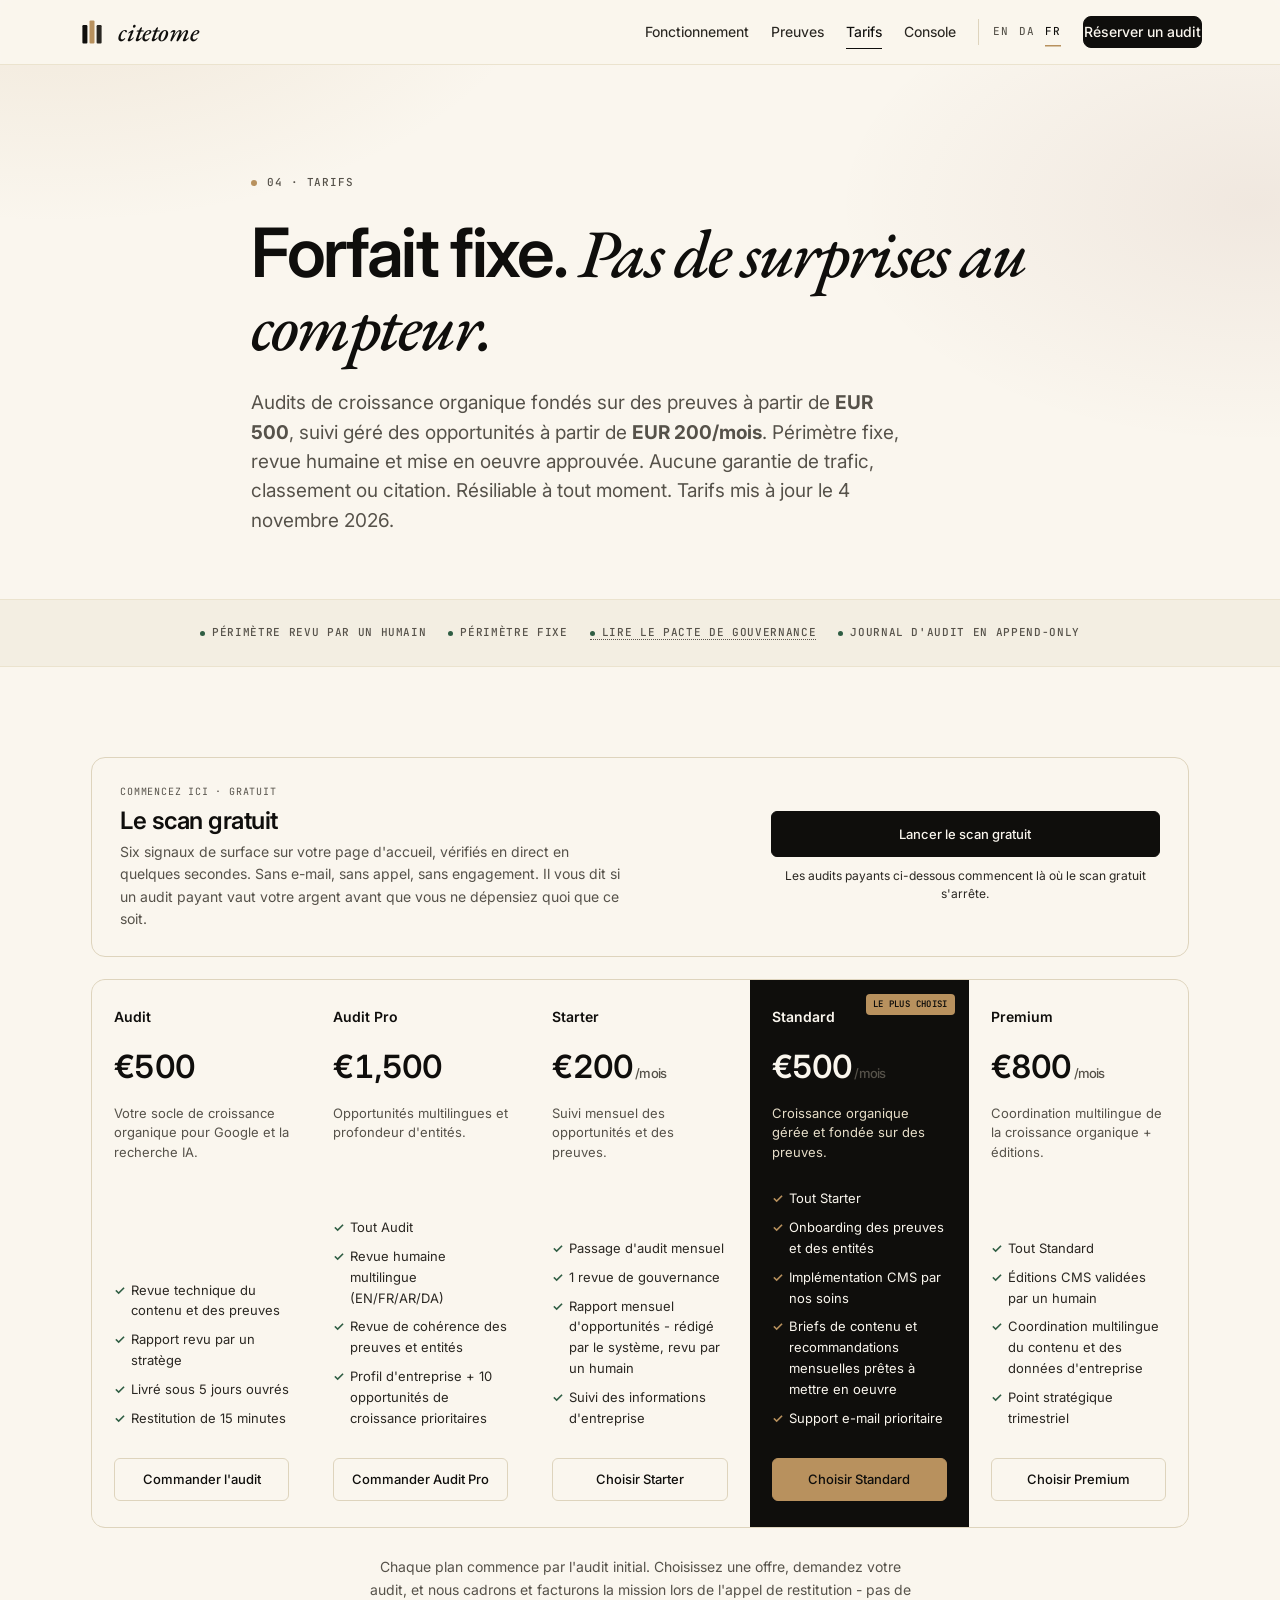
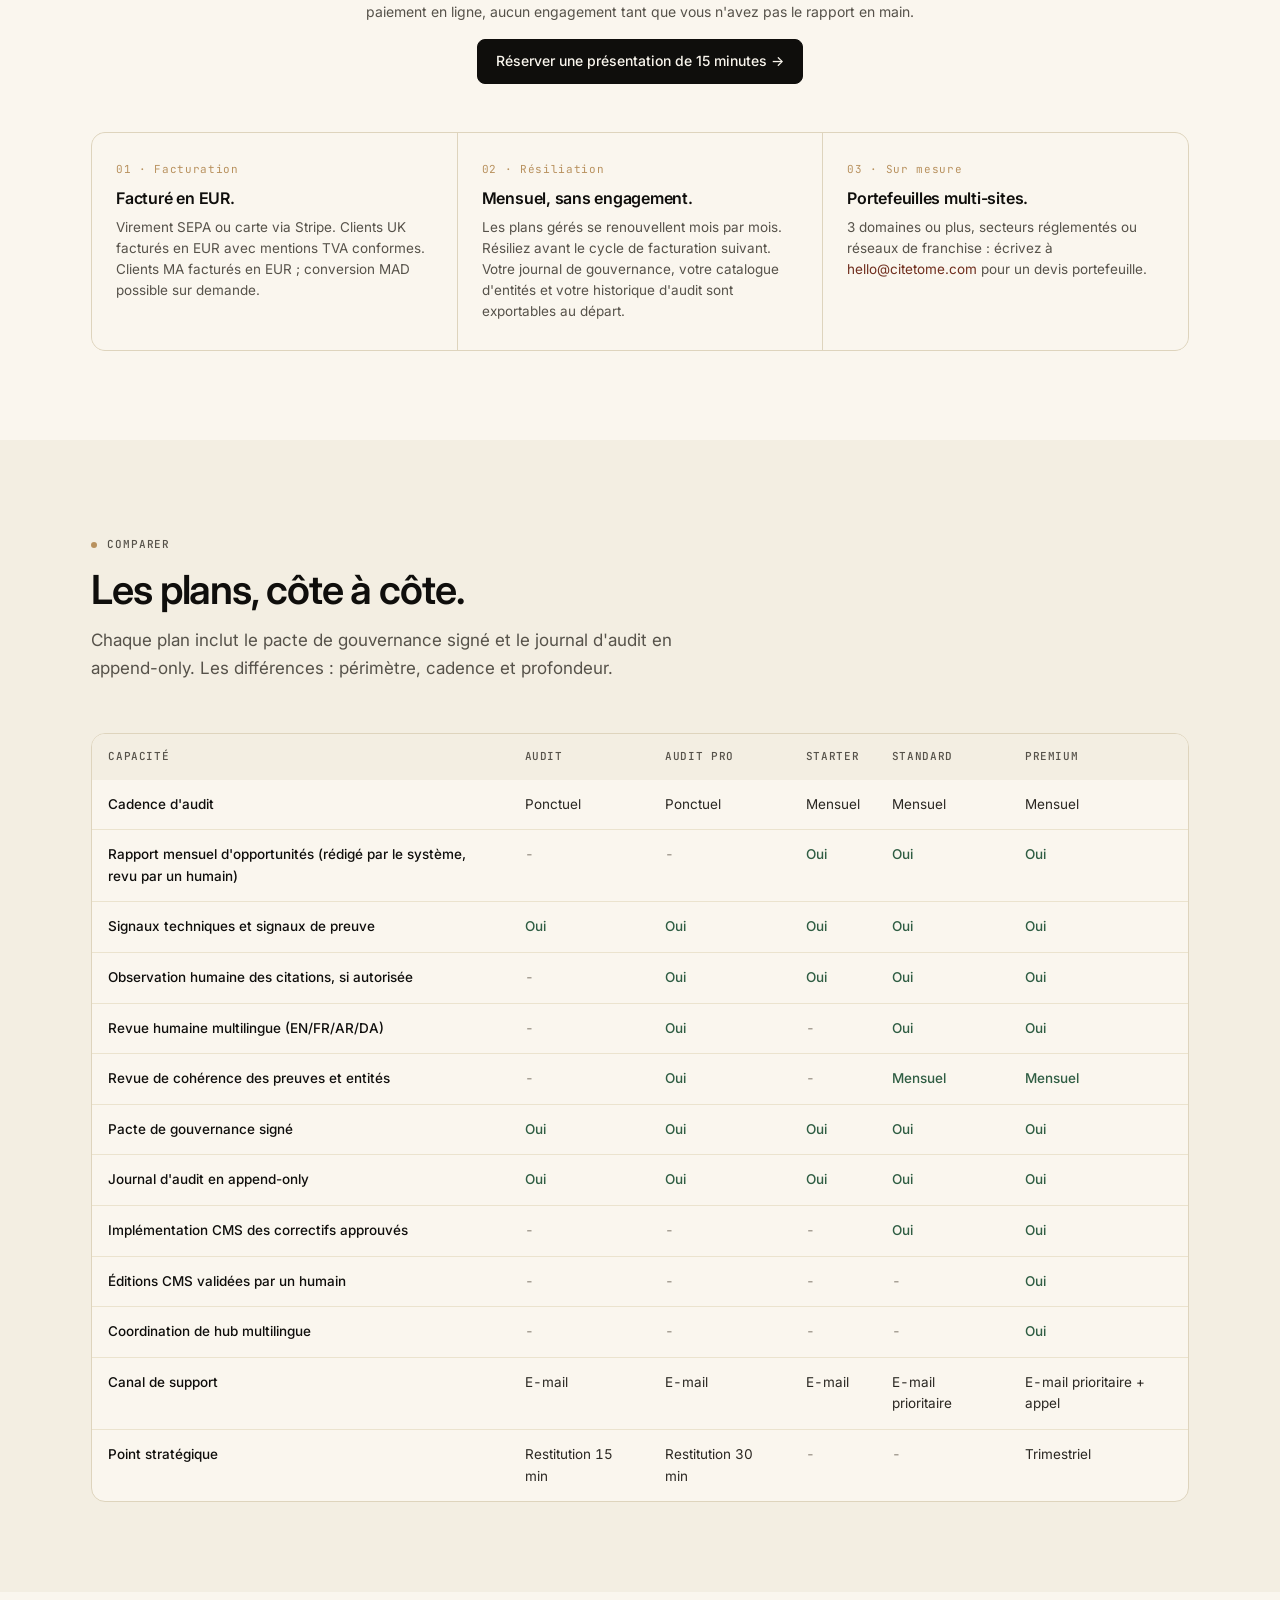
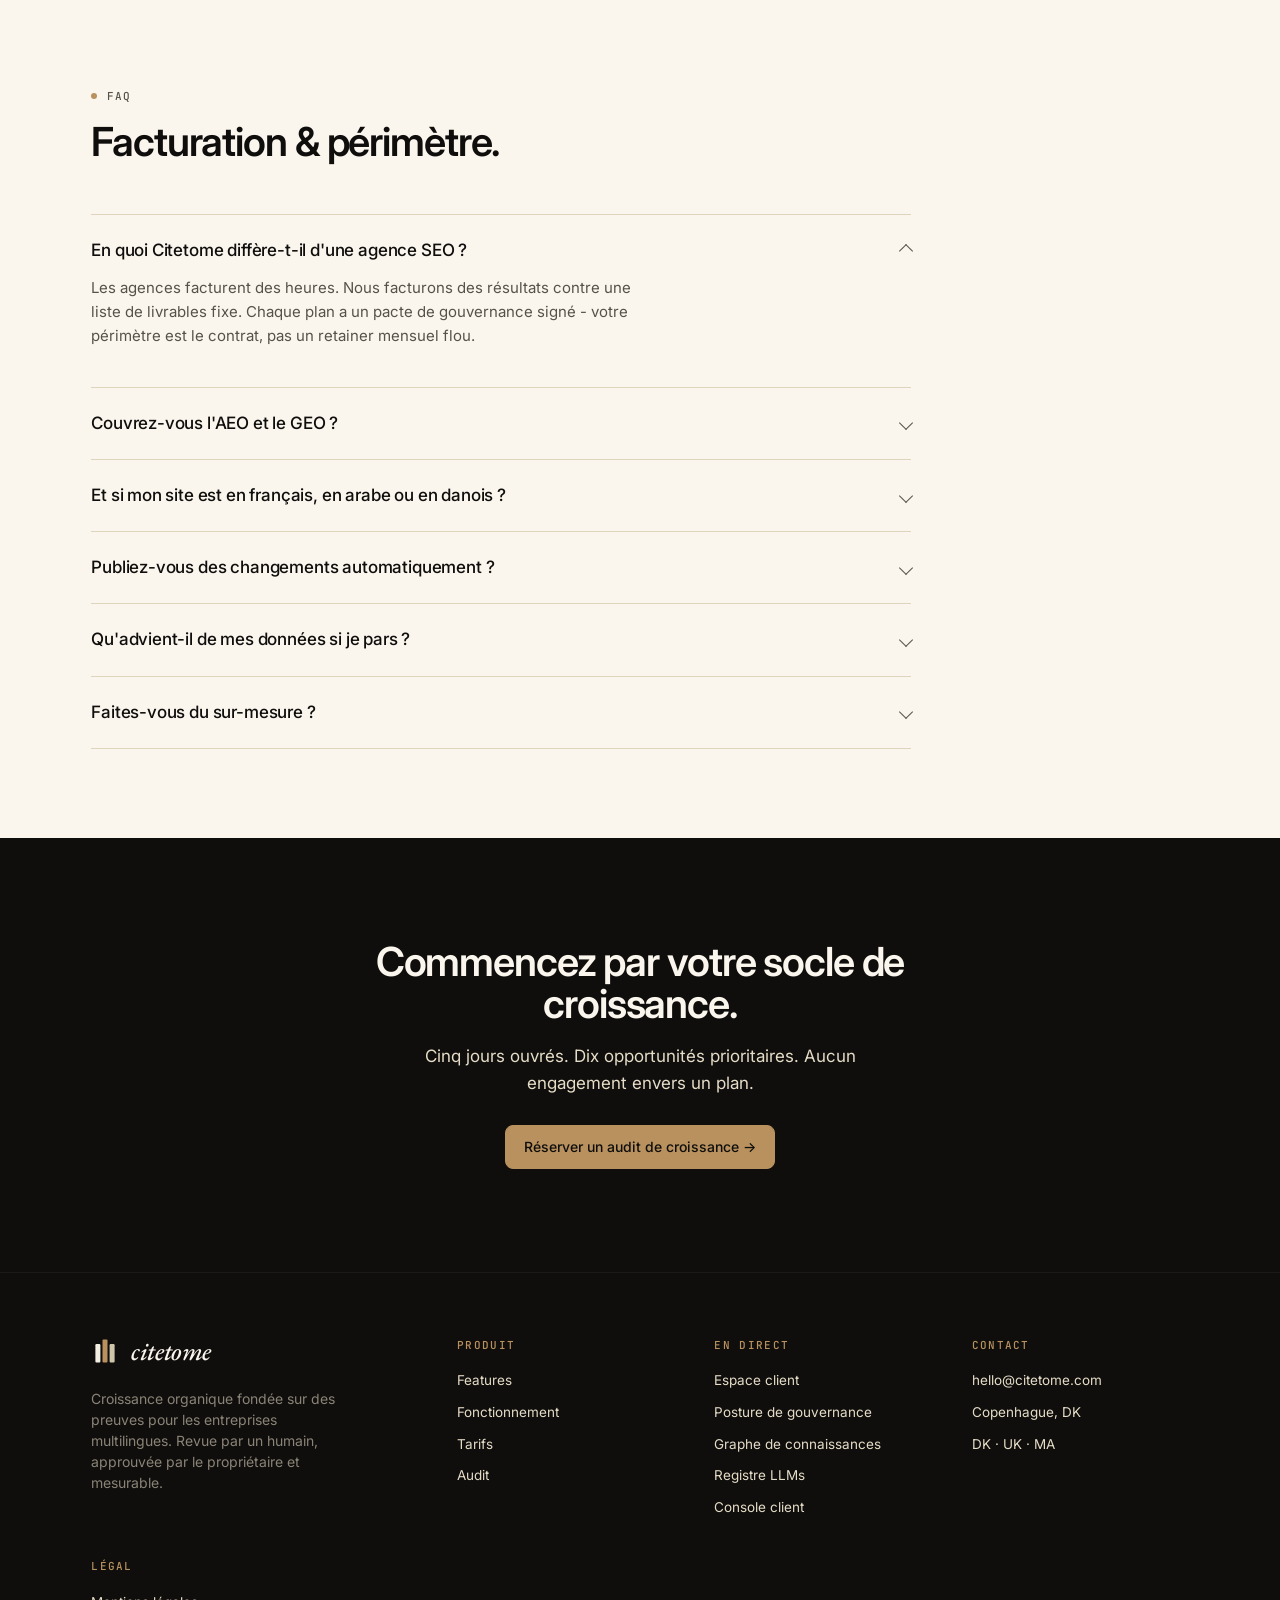
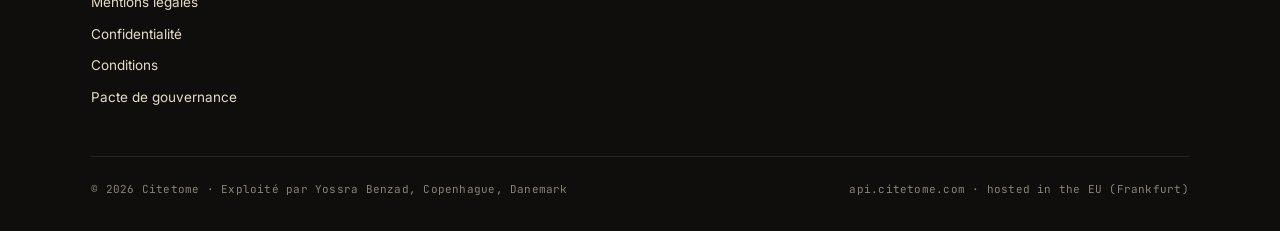
<file: fr/pricing/index.html>
<!DOCTYPE html>
<html lang="fr">
<head>
  <meta charset="UTF-8">
  <meta name="viewport" content="width=device-width, initial-scale=1.0">
  <title>Tarifs des audits de croissance organique - Citetome</title>
  <meta name="description" content="Audits de croissance organique et mise en oeuvre gérée sur Google et la recherche IA. Périmètre fixe, revue humaine et aucune garantie de classement.">
  <meta property="og:title" content="Tarifs Citetome">
  <meta property="og:description" content="Audits de croissance organique et plans gérés mensuels. Périmètre fixe, revue humaine et mesure claire.">
  <meta property="og:type" content="website">
  <meta property="og:url" content="https://citetome.com/fr/pricing/">
  <meta property="og:site_name" content="Citetome">
  <meta property="og:locale" content="fr_FR">
  <meta name="twitter:card" content="summary_large_image">
  <meta name="twitter:title" content="Tarifs Citetome">
  <meta name="twitter:description" content="Audits ponctuels + plans gérés mensuels. Périmètre fixe.">
  <meta name="theme-color" content="#FAF6EE">
  <meta name="robots" content="index, follow, max-image-preview:large, max-snippet:-1">
  <meta name="author" content="Yossra Benzad">
  <link rel="canonical" href="https://citetome.com/fr/pricing/">
  <link rel="alternate" hreflang="en" href="https://citetome.com/pricing/">
  <link rel="alternate" hreflang="da" href="https://citetome.com/da/pricing/">
  <link rel="alternate" hreflang="fr" href="https://citetome.com/fr/pricing/">
  <link rel="alternate" hreflang="x-default" href="https://citetome.com/pricing/">
  <link rel="sitemap" type="application/xml" href="/sitemap.xml">
  <link rel="icon" type="image/svg+xml" href="/favicon.svg">

  <link rel="preconnect" href="https://fonts.googleapis.com">
  <link rel="preconnect" href="https://fonts.gstatic.com" crossorigin>
  <link href="https://fonts.googleapis.com/css2?family=EB+Garamond:ital,wght@0,500;1,500&family=Inter:wght@400;450;500;600;700&family=JetBrains+Mono:wght@400;500&display=swap" rel="stylesheet">

  <style>
    :root {
      --bone:#FAF6EE; --paper:#F3EEE2; --tea:#E6DDC8;
      --ink:#0F0E0C; --ink-soft:#2A2722; --ink-mid:#56524A; --stone:#8A8377;
      --gold:#B8915E; --gold-dim:#8E6F44; --oxblood:#6F2D1D;
      --rule:#DED4BD; --rule-soft:#EBE3CE; --green:#2F5D43;
      --serif:'EB Garamond',Georgia,serif;
      --sans:'Inter',-apple-system,'Segoe UI',Roboto,sans-serif;
      --mono:'JetBrains Mono','SF Mono',Consolas,monospace;
      --container:1200px;
      --gutter:clamp(20px,4vw,56px);
      --ease:cubic-bezier(0.22,1,0.36,1);
    }
    *,*::before,*::after{box-sizing:border-box}
    html{-webkit-text-size-adjust:100%;scroll-behavior:smooth;scroll-padding-top:80px}
    body{margin:0;background:var(--bone);color:var(--ink);font-family:var(--sans);font-size:16px;line-height:1.6;-webkit-font-smoothing:antialiased}
    img,svg{display:block;max-width:100%}
    a{color:var(--ink);text-decoration:none;transition:color .18s var(--ease)}
    a:hover{color:var(--oxblood)}
    .container{max-width:var(--container);margin:0 auto;padding:0 var(--gutter)}
    h1,h2,h3{font-family:var(--sans);font-weight:600;letter-spacing:-.025em;margin:0;color:var(--ink);line-height:1.05}
    h1{font-size:clamp(40px,5.5vw,68px);letter-spacing:-.035em}
    h1 em{font-family:var(--serif);font-style:italic;font-weight:500}
    h2{font-size:clamp(28px,3.2vw,40px);letter-spacing:-.028em}
    h3{font-size:18px;font-weight:600;letter-spacing:-.015em;line-height:1.3}
    p{margin:0 0 1.1em;max-width:64ch;color:var(--ink-soft)}
    .eyebrow{display:inline-flex;align-items:center;gap:10px;font-family:var(--mono);font-size:11px;font-weight:500;letter-spacing:.08em;text-transform:uppercase;color:var(--ink-mid)}
    .eyebrow::before{content:'';width:6px;height:6px;background:var(--gold);border-radius:50%}

    /* nav */
    .nav{position:sticky;top:0;background:rgba(250,246,238,.86);backdrop-filter:saturate(180%) blur(14px);-webkit-backdrop-filter:saturate(180%) blur(14px);z-index:50;border-bottom:1px solid var(--rule-soft)}
    .nav-inner{max-width:var(--container);margin:0 auto;padding:16px clamp(16px,3vw,40px);display:flex;align-items:center;justify-content:space-between;gap:20px}
    .brand{display:inline-flex;align-items:center;gap:12px;text-decoration:none}
    .brand-mark{width:28px;height:28px;flex-shrink:0;transition:transform .5s var(--ease)}
    .brand:hover .brand-mark{transform:scale(1.06)}
    .brand-word{font-family:var(--serif);font-style:italic;font-weight:500;font-size:26px;letter-spacing:-.015em;color:var(--ink);line-height:1}
    .nav-links{display:flex;gap:22px;align-items:center;font-size:14px;font-weight:450;flex-wrap:wrap;justify-content:flex-end}
    @media (max-width:1080px){.nav-links{gap:16px;font-size:13px}}
    .nav-cta-mobile{display:none;padding:8px 14px;border-radius:8px;font-family:var(--sans);font-size:13px;font-weight:500;border:1px solid var(--ink);background:var(--ink);color:var(--bone);text-decoration:none}
    .nav-cta-mobile:hover{background:var(--oxblood);border-color:var(--oxblood);color:var(--bone)}
    .nav-links a{color:var(--ink-soft);padding:4px 0;position:relative}
    .nav-links a::after{content:'';position:absolute;left:0;bottom:-2px;width:100%;height:1.5px;background:var(--ink);transform:scaleX(0);transform-origin:left;transition:transform .3s var(--ease)}
    .nav-links a:hover::after,.nav-links a.active::after{transform:scaleX(1)}
    .nav-links a.active{color:var(--ink)}
    .btn{display:inline-flex;align-items:center;gap:8px;padding:10px 18px;border-radius:8px;font-family:var(--sans);font-size:14px;font-weight:500;border:1px solid var(--ink);background:var(--ink);color:var(--bone);cursor:pointer;transition:all .2s var(--ease);text-decoration:none}
    /* Specificity fix: .nav-links a wins over .btn for color, leaving the
       inverted button as dark text on dark background. Force the readable
       palette here and suppress the underline pseudo on the button. */
    .nav-links a.btn{color:var(--bone)}
    .nav-links a.btn:hover{color:var(--bone)}
    .nav-links a.btn::after{display:none}

    /* Gutter decoration: tiny editorial bracket frame in the side margins on
       ultra-wide viewports (>=1500px). Picks up the logo bracket motif. */
    .gutter-decor{position:fixed;top:50%;transform:translateY(-50%);width:60px;height:360px;opacity:0;pointer-events:none;z-index:1;transition:opacity .6s var(--ease)}
    .gutter-decor.left{left:max(20px,calc((100vw - 1200px) / 2 - 90px))}
    .gutter-decor.right{right:max(20px,calc((100vw - 1200px) / 2 - 90px))}
    @media (min-width:1500px){.gutter-decor{opacity:.55}}
    .btn:hover{background:var(--oxblood);border-color:var(--oxblood);transform:translateY(-1px)}
    .btn-ghost{background:transparent;color:var(--ink);border-color:var(--rule)}
    .btn-ghost:hover{border-color:var(--ink);background:transparent;color:var(--ink);transform:translateY(-1px)}
    @media (max-width:880px){
      .nav-inner{flex-wrap:wrap;row-gap:8px;padding:12px clamp(16px,3vw,40px)}
      .nav-links{order:3;width:100%;justify-content:flex-start;gap:14px;font-size:13px;overflow-x:auto;-webkit-overflow-scrolling:touch;padding-bottom:4px;flex-wrap:nowrap}
      .nav-links::-webkit-scrollbar{height:0}
      .nav-links>a{white-space:nowrap;flex-shrink:0}
      .nav-links>a.btn{display:none}
      .nav-cta-mobile{display:inline-flex}
    }
    @media (max-width:460px){.nav-links{font-size:12px;gap:12px}.brand-word{font-size:22px}}

    /* hero */
    .ph{padding:clamp(56px,8vw,120px) 0 clamp(40px,5vw,72px);position:relative;overflow:hidden}
    .ph::before{content:'';position:absolute;inset:-10%;background:radial-gradient(900px 500px at 12% -10%,rgba(184,145,94,.16),transparent 55%),radial-gradient(700px 400px at 90% 30%,rgba(111,45,29,.07),transparent 60%);pointer-events:none;z-index:0}
    .ph .container{position:relative;z-index:1;max-width:880px}
    .ph h1{margin-top:24px}
    .ph h1 em{color:var(--ink)}
    .ph .sub{font-size:clamp(17px,1.6vw,19px);line-height:1.55;color:var(--ink-mid);margin:26px 0 0;max-width:54ch}

    /* trust strip */
    .trust{padding:24px 0;border-top:1px solid var(--rule-soft);border-bottom:1px solid var(--rule-soft);background:var(--paper)}
    .trust-inner{display:flex;flex-wrap:wrap;gap:22px;justify-content:center;font-family:var(--mono);font-size:11px;font-weight:500;letter-spacing:.06em;text-transform:uppercase;color:var(--ink-mid)}
    .trust-inner .dot{display:inline-block;width:5px;height:5px;border-radius:50%;background:var(--green);margin-right:7px}

    section{padding:clamp(60px,7vw,96px) 0}
    section.tinted{background:var(--paper)}
    .section-head{max-width:760px;margin-bottom:clamp(36px,4vw,56px)}
    .section-head h2{margin-top:14px}
    .section-head p{margin-top:16px;font-size:17px;color:var(--ink-mid);max-width:56ch}

    /* pricing grid */
    .free-scan{display:grid;grid-template-columns:1.6fr 1fr;gap:28px;align-items:center;padding:26px 28px;margin-bottom:22px;border:1px solid var(--rule);border-radius:14px;background:var(--bone)}
    .free-scan-tag{font-family:var(--mono);font-size:10px;letter-spacing:.08em;text-transform:uppercase;color:var(--ink-mid);display:block;margin-bottom:8px}
    .free-scan h2{font-size:24px;font-weight:600;letter-spacing:-.02em;margin:0 0 8px;color:var(--ink)}
    .free-scan p{font-size:14px;line-height:1.6;color:var(--ink-mid);margin:0;max-width:56ch}
    .free-scan-cta a{display:inline-block;width:100%;padding:12px 16px;border-radius:6px;border:1px solid var(--ink);background:var(--ink);color:var(--bone);font-size:13px;font-weight:500;text-align:center;transition:all .2s var(--ease)}
    .free-scan-cta a:hover{background:transparent;color:var(--ink)}
    .free-scan-note{display:block;margin-top:10px;font-size:12px;line-height:1.5;color:var(--ink-soft);text-align:center}
    @media (max-width:760px){.free-scan{grid-template-columns:1fr;gap:20px;padding:24px 22px}.free-scan-note{text-align:left}}
    .price-grid{display:grid;grid-template-columns:repeat(5,1fr);gap:0;border:1px solid var(--rule);border-radius:14px;overflow:hidden;background:var(--rule)}
    .price-card{background:var(--bone);padding:26px 22px;display:flex;flex-direction:column;gap:12px;transition:background .25s var(--ease);position:relative}
    .price-card:hover{background:#FFF}
    .price-card .name{font-family:var(--sans);font-size:14px;font-weight:600;color:var(--ink)}
    .price-card .price{font-size:32px;font-weight:600;color:var(--ink);letter-spacing:-.025em;font-variant-numeric:tabular-nums}
    .price-card .price small{font-size:13px;color:var(--ink-mid);font-weight:500;margin-left:2px}
    .price-card .desc{font-size:13px;line-height:1.5;color:var(--ink-mid);margin-bottom:14px;flex:1}
    .price-card .feat{display:grid;gap:8px;margin:0 0 18px;padding:0;list-style:none;font-size:13px;color:var(--ink-soft)}
    .price-card .feat li{display:flex;gap:6px;align-items:start}
    .price-card .feat li::before{content:'✓';color:var(--green);font-weight:600;flex-shrink:0}
    .price-card .cta{margin-top:auto}
    .price-card .cta a{display:inline-block;width:100%;padding:10px 14px;border-radius:6px;border:1px solid var(--rule);background:transparent;font-size:13px;font-weight:500;text-align:center;transition:all .2s var(--ease)}
    .price-card .cta a:hover{background:var(--ink);color:var(--bone);border-color:var(--ink)}
    .price-card.featured{background:var(--ink);color:var(--bone)}
    .price-card.featured .name,.price-card.featured .price,.price-card.featured .feat{color:var(--bone)}
    .price-card.featured .desc{color:var(--tea)}
    .price-card.featured .feat li::before{color:var(--gold)}
    .price-card.featured .cta a{background:var(--gold);border-color:var(--gold);color:var(--ink)}
    .price-card.featured .cta a:hover{background:var(--bone);border-color:var(--bone);color:var(--ink)}
    .price-card .badge{position:absolute;top:14px;right:14px;font-family:var(--mono);font-size:9px;padding:3px 7px;border-radius:4px;background:var(--gold);color:var(--ink);letter-spacing:.04em;text-transform:uppercase;font-weight:600}
    @media (max-width:1080px){.price-grid{grid-template-columns:repeat(2,1fr)}.price-card{padding:28px 24px}}
    @media (max-width:560px){.price-grid{grid-template-columns:1fr}}

    /* compare table */
    .compare{border:1px solid var(--rule);border-radius:14px;overflow:hidden;background:var(--bone)}
    .compare table{width:100%;border-collapse:collapse;font-size:13.5px}
    .compare th,.compare td{padding:14px 16px;text-align:left;border-bottom:1px solid var(--rule-soft);vertical-align:top}
    .compare thead th{font-family:var(--mono);font-size:11px;font-weight:500;letter-spacing:.06em;text-transform:uppercase;color:var(--ink-mid);background:var(--paper);border-bottom:1px solid var(--rule)}
    .compare tbody th{font-weight:500;color:var(--ink);width:38%}
    .compare td{color:var(--ink-soft);font-variant-numeric:tabular-nums}
    .compare td.y{color:var(--green);font-weight:500}
    .compare td.n{color:var(--stone)}
    .compare tr:last-child th,.compare tr:last-child td{border-bottom:0}
    @media (max-width:720px){.compare{overflow-x:auto}.compare table{min-width:560px}}

    /* note callouts */
    .notes{display:grid;grid-template-columns:repeat(3,1fr);gap:1px;background:var(--rule);border:1px solid var(--rule);border-radius:14px;overflow:hidden;margin-top:48px}
    @media (max-width:760px){.notes{grid-template-columns:1fr}}
    .note{background:var(--bone);padding:28px 24px}
    .note .ix{font-family:var(--mono);font-size:11px;color:var(--gold);letter-spacing:.06em;margin-bottom:10px}
    .note h3{font-size:16px;margin-bottom:8px}
    .note p{font-size:13.5px;line-height:1.55;color:var(--ink-mid);margin:0;max-width:none}

    /* FAQ */
    .faq{display:grid;gap:0;max-width:820px}
    .faq details{border-top:1px solid var(--rule);padding:22px 0}
    .faq details:last-child{border-bottom:1px solid var(--rule)}
    .faq summary{cursor:pointer;font-family:var(--sans);font-size:17px;font-weight:500;color:var(--ink);list-style:none;display:flex;justify-content:space-between;align-items:center;gap:24px;letter-spacing:-.01em}
    .faq summary::-webkit-details-marker{display:none}
    .faq summary::after{content:'';width:10px;height:10px;border-right:1.5px solid var(--ink-mid);border-bottom:1.5px solid var(--ink-mid);transform:rotate(45deg);transition:transform .3s var(--ease);flex-shrink:0}
    .faq details[open] summary::after{transform:rotate(225deg)}
    .faq p{margin-top:12px;color:var(--ink-mid);max-width:60ch;font-size:15px}

    /* closing */
    .closing{padding:clamp(72px,8vw,112px) 0;text-align:center;background:var(--ink);color:var(--bone)}
    .closing h2{color:var(--bone);margin-bottom:18px;max-width:22ch;margin-left:auto;margin-right:auto}
    .closing p{color:var(--tea);font-size:17px;margin:0 auto 28px;max-width:48ch}
    .closing .btn{background:var(--gold);border-color:var(--gold);color:var(--ink)}
    .closing .btn:hover{background:var(--bone);border-color:var(--bone);color:var(--ink)}
    .closing .btn-ghost{background:transparent;color:var(--bone);border-color:rgba(232,221,200,.3)}
    .closing .btn-ghost:hover{border-color:var(--bone);background:transparent;color:var(--bone)}

    /* footer */
    footer{background:var(--ink);color:var(--tea);padding:64px 0 32px;border-top:1px solid rgba(232,221,200,.06)}
    footer a{color:var(--tea)}
    footer a:hover{color:var(--gold)}
    .foot-grid{display:grid;grid-template-columns:1.5fr repeat(3,1fr);gap:40px;margin-bottom:48px}
    @media (max-width:720px){.foot-grid{grid-template-columns:1fr 1fr;gap:32px}}
    .foot-brand .brand-word{color:var(--bone)}
    .foot-blurb{margin-top:16px;font-size:14px;color:var(--stone);line-height:1.5;max-width:30ch}
    .foot-col h5{font-family:var(--mono);font-size:11px;font-weight:500;letter-spacing:.12em;text-transform:uppercase;color:var(--gold);margin:0 0 16px}
    .foot-col ul{list-style:none;padding:0;margin:0;display:grid;gap:10px}
    .foot-col li{font-size:13.5px}
    .foot-base{padding-top:24px;border-top:1px solid rgba(232,221,200,.1);display:flex;justify-content:space-between;gap:16px;flex-wrap:wrap;font-family:var(--mono);font-size:11px;letter-spacing:.02em;color:var(--stone)}

    @media (prefers-reduced-motion:reduce){*{transition:none!important;animation:none!important}html{scroll-behavior:auto}}
    /* language switcher */
    .lang-switch{display:inline-flex;align-items:center;gap:10px;font-family:var(--mono);font-size:11px;letter-spacing:.08em;padding-left:14px;border-left:1px solid var(--rule)}
    .lang-switch a{color:var(--ink-mid)}
    .lang-switch a:hover{color:var(--ink)}
    .lang-switch a.on{color:var(--ink);box-shadow:0 1.5px 0 var(--gold)}
    .nav-links .lang-switch a::after{display:none}
    @media (max-width:880px){.lang-switch{padding-left:10px}}
  </style>

  <script type="application/ld+json">
  {
    "@context":"https://schema.org",
    "@type":"PriceSpecification",
    "name":"Tarifs Citetome",
    "url":"https://citetome.com/fr/pricing/",
    "priceCurrency":"EUR"
  }
  </script>
</head>
<body>

  <nav class="nav">
    <div class="nav-inner">
      <a href="/fr/" class="brand" aria-label="Accueil Citetome">
        <svg class="brand-mark" viewBox="60 50 120 134" aria-hidden="true">
          <rect x="74" y="84" width="24" height="88" rx="5" fill="#0F0E0C"/>
          <rect x="108" y="62" width="24" height="110" rx="5" fill="#B8915E"/>
          <rect x="142" y="84" width="24" height="88" rx="5" fill="#2A2722"/>
        </svg>
        <span class="brand-word">citetome</span>
      </a>
      <a href="/fr/audit/" class="nav-cta-mobile" aria-label="Réserver un audit">Réserver un audit</a>
      <div class="nav-links">
        <a href="/fr/#how">Fonctionnement</a>
        <a href="/fr/#network">Preuves</a>
        <a href="/fr/pricing/" class="active">Tarifs</a>
        <a href="https://api.citetome.com/customer" target="_blank" rel="noopener" title="Tableau de bord client en direct">Console</a>
        <span class="lang-switch"><a href="/pricing/" lang="en" hreflang="en">EN</a><a href="/da/pricing/" lang="da" hreflang="da">DA</a><a href="/fr/pricing/" class="on" aria-current="true">FR</a></span>
        <a href="/fr/audit/" class="btn">Réserver un audit</a>
      </div>
    </div>
  </nav>

  <header class="ph">
    <div class="container">
      <span class="eyebrow">04 · Tarifs</span>
      <h1>Forfait fixe. <em>Pas de surprises au compteur.</em></h1>
      <p class="sub">Audits de croissance organique fondés sur des preuves à partir de <strong>EUR 500</strong>, suivi géré des opportunités à partir de <strong>EUR 200/mois</strong>. Périmètre fixe, revue humaine et mise en oeuvre approuvée. Aucune garantie de trafic, classement ou citation. Résiliable à tout moment. Tarifs mis à jour le <time datetime="2026-11-04">4 novembre 2026</time>.</p>
    </div>
  </header>

  <div class="trust">
    <div class="trust-inner">
      <span><span class="dot"></span>Périmètre revu par un humain</span>
      <span><span class="dot"></span>Périmètre fixe</span>
      <span><a href="https://api.citetome.com/governance/pact" target="_blank" rel="noopener" style="color:inherit;border-bottom:1px dotted currentColor;"><span class="dot"></span>Lire le pacte de gouvernance</a></span>
      <span><span class="dot"></span>Journal d'audit en append-only</span>
    </div>
  </div>

  <section>
    <div class="container">
      <div class="free-scan">
        <div>
          <span class="free-scan-tag">Commencez ici &middot; Gratuit</span>
          <h2>Le scan gratuit</h2>
          <p>Six signaux de surface sur votre page d'accueil, vérifiés en direct en quelques secondes. Sans e-mail, sans appel, sans engagement. Il vous dit si un audit payant vaut votre argent avant que vous ne dépensiez quoi que ce soit.</p>
        </div>
        <div class="free-scan-cta">
          <a href="/fr/audit/#form">Lancer le scan gratuit</a>
          <span class="free-scan-note">Les audits payants ci-dessous commencent là où le scan gratuit s'arrête.</span>
        </div>
      </div>
      <div class="price-grid">
        <div class="price-card">
          <div class="name">Audit</div>
          <div class="price">€500</div>
          <div class="desc">Votre socle de croissance organique pour Google et la recherche IA.</div>
          <ul class="feat">
            <li>Revue technique du contenu et des preuves</li>
            <li>Rapport revu par un stratège</li>
            <li>Livré sous 5 jours ouvrés</li>
            <li>Restitution de 15 minutes</li>
          </ul>
          <div class="cta"><a href="/fr/audit/?plan=audit">Commander l'audit</a></div>
        </div>
        <div class="price-card">
          <div class="name">Audit Pro</div>
          <div class="price">€1,500</div>
          <div class="desc">Opportunités multilingues et profondeur d'entités.</div>
          <ul class="feat">
            <li>Tout Audit</li>
            <li>Revue humaine multilingue (EN/FR/AR/DA)</li>
            <li>Revue de cohérence des preuves et entités</li>
            <li>Profil d'entreprise + 10 opportunités de croissance prioritaires</li>
          </ul>
          <div class="cta"><a href="/fr/audit/?plan=audit-pro">Commander Audit Pro</a></div>
        </div>
        <div class="price-card">
          <div class="name">Starter</div>
          <div class="price">€200<small>/mois</small></div>
          <div class="desc">Suivi mensuel des opportunités et des preuves.</div>
          <ul class="feat">
            <li>Passage d'audit mensuel</li>
            <li>1 revue de gouvernance</li>
            <li>Rapport mensuel d'opportunités - rédigé par le système, revu par un humain</li>
            <li>Suivi des informations d'entreprise</li>
          </ul>
          <div class="cta"><a href="/fr/audit/?plan=starter">Choisir Starter</a></div>
        </div>
        <div class="price-card featured">
          <span class="badge">Le plus choisi</span>
          <div class="name">Standard</div>
          <div class="price">€500<small>/mois</small></div>
          <div class="desc">Croissance organique gérée et fondée sur des preuves.</div>
          <ul class="feat">
            <li>Tout Starter</li>
            <li>Onboarding des preuves et des entités</li>
            <li>Implémentation CMS par nos soins</li>
            <li>Briefs de contenu et recommandations mensuelles prêtes à mettre en oeuvre</li>
            <li>Support e-mail prioritaire</li>
          </ul>
          <div class="cta"><a href="/fr/audit/?plan=standard">Choisir Standard</a></div>
        </div>
        <div class="price-card">
          <div class="name">Premium</div>
          <div class="price">€800<small>/mois</small></div>
          <div class="desc">Coordination multilingue de la croissance organique + éditions.</div>
          <ul class="feat">
            <li>Tout Standard</li>
            <li>Éditions CMS validées par un humain</li>
            <li>Coordination multilingue du contenu et des données d'entreprise</li>
            <li>Point stratégique trimestriel</li>
          </ul>
          <div class="cta"><a href="/fr/audit/?plan=premium">Choisir Premium</a></div>
        </div>
      </div>

      <p style="text-align:center;font-size:14px;color:var(--ink-mid);margin:28px auto 4px;max-width:62ch;">Chaque plan commence par l'audit initial. Choisissez une offre, demandez votre audit, et nous cadrons et facturons la mission lors de l'appel de restitution - pas de paiement en ligne, aucun engagement tant que vous n'avez pas le rapport en main.</p>

      <p style="text-align:center;margin:16px auto 0;">
        <a href="https://cal.com/citetome/audit-walkthrough" target="_blank" rel="noopener" class="btn">Réserver une présentation de 15 minutes &rarr;</a>
      </p>


      <div class="notes">
        <div class="note">
          <div class="ix">01 · Facturation</div>
          <h3>Facturé en EUR.</h3>
          <p>Virement SEPA ou carte via Stripe. Clients UK facturés en EUR avec mentions TVA conformes. Clients MA facturés en EUR ; conversion MAD possible sur demande.</p>
        </div>
        <div class="note">
          <div class="ix">02 · Résiliation</div>
          <h3>Mensuel, sans engagement.</h3>
          <p>Les plans gérés se renouvellent mois par mois. Résiliez avant le cycle de facturation suivant. Votre journal de gouvernance, votre catalogue d'entités et votre historique d'audit sont exportables au départ.</p>
        </div>
        <div class="note">
          <div class="ix">03 · Sur mesure</div>
          <h3>Portefeuilles multi-sites.</h3>
          <p>3 domaines ou plus, secteurs réglementés ou réseaux de franchise : écrivez à <a href="mailto:hello@citetome.com" style="color:var(--oxblood)">hello@citetome.com</a> pour un devis portefeuille.</p>
        </div>
      </div>
    </div>
  </section>

  <section class="tinted">
    <div class="container">
      <div class="section-head">
        <span class="eyebrow">Comparer</span>
        <h2>Les plans, côte à côte.</h2>
        <p>Chaque plan inclut le pacte de gouvernance signé et le journal d'audit en append-only. Les différences : périmètre, cadence et profondeur.</p>
      </div>
      <div class="compare">
        <table>
          <thead>
            <tr>
              <th>Capacité</th>
              <th>Audit</th>
              <th>Audit Pro</th>
              <th>Starter</th>
              <th>Standard</th>
              <th>Premium</th>
            </tr>
          </thead>
          <tbody>
            <tr><th>Cadence d'audit</th><td>Ponctuel</td><td>Ponctuel</td><td>Mensuel</td><td>Mensuel</td><td>Mensuel</td></tr>
            <tr><th>Rapport mensuel d'opportunités (rédigé par le système, revu par un humain)</th><td class="n">-</td><td class="n">-</td><td class="y">Oui</td><td class="y">Oui</td><td class="y">Oui</td></tr>
            <tr><th>Signaux techniques et signaux de preuve</th><td class="y">Oui</td><td class="y">Oui</td><td class="y">Oui</td><td class="y">Oui</td><td class="y">Oui</td></tr>
            <tr><th>Observation humaine des citations, si autorisée</th><td class="n">-</td><td class="y">Oui</td><td class="y">Oui</td><td class="y">Oui</td><td class="y">Oui</td></tr>
            <tr><th>Revue humaine multilingue (EN/FR/AR/DA)</th><td class="n">-</td><td class="y">Oui</td><td class="n">-</td><td class="y">Oui</td><td class="y">Oui</td></tr>
            <tr><th>Revue de cohérence des preuves et entités</th><td class="n">-</td><td class="y">Oui</td><td class="n">-</td><td class="y">Mensuel</td><td class="y">Mensuel</td></tr>
            <tr><th>Pacte de gouvernance signé</th><td class="y">Oui</td><td class="y">Oui</td><td class="y">Oui</td><td class="y">Oui</td><td class="y">Oui</td></tr>
            <tr><th>Journal d'audit en append-only</th><td class="y">Oui</td><td class="y">Oui</td><td class="y">Oui</td><td class="y">Oui</td><td class="y">Oui</td></tr>
            <tr><th>Implémentation CMS des correctifs approuvés</th><td class="n">-</td><td class="n">-</td><td class="n">-</td><td class="y">Oui</td><td class="y">Oui</td></tr>
            <tr><th>Éditions CMS validées par un humain</th><td class="n">-</td><td class="n">-</td><td class="n">-</td><td class="n">-</td><td class="y">Oui</td></tr>
            <tr><th>Coordination de hub multilingue</th><td class="n">-</td><td class="n">-</td><td class="n">-</td><td class="n">-</td><td class="y">Oui</td></tr>
            <tr><th>Canal de support</th><td>E-mail</td><td>E-mail</td><td>E-mail</td><td>E-mail prioritaire</td><td>E-mail prioritaire + appel</td></tr>
            <tr><th>Point stratégique</th><td>Restitution 15 min</td><td>Restitution 30 min</td><td class="n">-</td><td class="n">-</td><td>Trimestriel</td></tr>
          </tbody>
        </table>
      </div>
    </div>
  </section>

  <section>
    <div class="container">
      <div class="section-head">
        <span class="eyebrow">FAQ</span>
        <h2>Facturation &amp; périmètre.</h2>
      </div>
      <div class="faq">
        <details open>
          <summary>En quoi Citetome diffère-t-il d'une agence SEO ?</summary>
          <p>Les agences facturent des heures. Nous facturons des résultats contre une liste de livrables fixe. Chaque plan a un pacte de gouvernance signé - votre périmètre est le contrat, pas un retainer mensuel flou.</p>
        </details>
        <details>
          <summary>Couvrez-vous l'AEO et le GEO ?</summary>
          <p>Oui. L'AEO (Answer Engine Optimization) couvre la lisibilité HTML et données structurées pour ChatGPT, Perplexity, Google AI Overviews et Claude. Le GEO (Generative Engine Optimization) suit le comportement réel de citation et l'attribution d'entités. Audit Pro et tous les plans gérés incluent les deux.</p>
        </details>
        <details>
          <summary>Et si mon site est en français, en arabe ou en danois ?</summary>
          <p>Citetome a été conçu autour de clients en Europe, au Royaume-Uni et au Maroc. La cohérence d'entités multilingue (réciprocité hreflang, identifiants d'entités par variante de langue) fait partie d'Audit Pro et des plans Standard et au-delà. La revue est effectuée par un stratège humain qui lit EN, FR, AR et DA - pas par traduction automatique. Autres langues sur demande.</p>
        </details>
        <details>
          <summary>Publiez-vous des changements automatiquement ?</summary>
          <p>Non. Règle d'architecture. Les propositions atterrissent dans une file d'approbation. Un humain approuve. Votre propre infrastructure récupère les modifications approuvées. Nous n'écrivons jamais dans votre CMS sans validation explicite.</p>
        </details>
        <details>
          <summary>Qu'advient-il de mes données si je pars ?</summary>
          <p>Votre journal de gouvernance, votre catalogue d'entités et votre historique d'audit sont exportables en JSON au départ. L'effacement RGPD article 17 est pris en charge sur demande. Nous ne conservons que des identifiants d'acteurs hachés, pour la piste d'audit de conformité.</p>
        </details>
        <details>
          <summary>Faites-vous du sur-mesure ?</summary>
          <p>Pour 3 domaines ou plus, des secteurs réglementés (juridique, finance, healthtech) ou des réseaux de franchise, écrivez à <a href="mailto:hello@citetome.com">hello@citetome.com</a>. Nous chiffrons par portefeuille avec une fiche de périmètre fixe, pas à l'heure.</p>
        </details>
      </div>
    </div>
  </section>

  <section class="closing">
    <div class="container">
      <h2>Commencez par votre socle de croissance.</h2>
      <p>Cinq jours ouvrés. Dix opportunités prioritaires. Aucun engagement envers un plan.</p>
      <a href="/fr/audit/?plan=audit" class="btn">Réserver un audit de croissance →</a>
    </div>
  </section>

  <footer>
    <div class="container">
      <div class="foot-grid">
        <div class="foot-brand">
          <a href="/fr/" class="brand" aria-label="Accueil Citetome">
            <svg class="brand-mark" viewBox="60 50 120 134" aria-hidden="true">
              <rect x="74" y="84" width="24" height="88" rx="5" fill="#F3EEE2"/>
              <rect x="108" y="62" width="24" height="110" rx="5" fill="#B8915E"/>
              <rect x="142" y="84" width="24" height="88" rx="5" fill="#CFC5AC"/>
            </svg>
            <span class="brand-word">citetome</span>
          </a>
          <p class="foot-blurb">Croissance organique fondée sur des preuves pour les entreprises multilingues. Revue par un humain, approuvée par le propriétaire et mesurable.</p>
        </div>
        <div class="foot-col">
          <h5>Produit</h5>
          <ul>
            <li><a href="/fr/#features">Features</a></li>
            <li><a href="/fr/#how">Fonctionnement</a></li>
            <li><a href="/fr/pricing/">Tarifs</a></li>
            <li><a href="/fr/audit/">Audit</a></li>
          </ul>
        </div>
        <div class="foot-col">
          <h5>En direct</h5>
          <ul>
            <li><a href="/dashboard/">Espace client</a></li>
            <li><a href="https://api.citetome.com/governance" target="_blank" rel="noopener">Posture de gouvernance</a></li>
            <li><a href="https://api.citetome.com/kg/sitemap.xml" target="_blank" rel="noopener">Graphe de connaissances</a></li>
            <li><a href="https://api.citetome.com/llms.txt" target="_blank" rel="noopener">Registre LLMs</a></li>
            <li><a href="https://api.citetome.com/customer" target="_blank" rel="noopener" title="Pour les clients existants">Console client</a></li>
          </ul>
        </div>
        <div class="foot-col">
          <h5>Contact</h5>
          <ul>
            <li><a href="mailto:hello@citetome.com">hello@citetome.com</a></li>
            <li>Copenhague, DK</li>
            <li>DK · UK · MA</li>
          </ul>
        </div>
        <div class="foot-col">
          <h5>Légal</h5>
          <ul>
            <li><a href="/legal/#imprint">Mentions légales</a></li>
            <li><a href="/legal/#privacy">Confidentialité</a></li>
            <li><a href="/legal/#terms">Conditions</a></li>
            <li><a href="/legal/#pact">Pacte de gouvernance</a></li>
          </ul>
        </div>
      </div>
      <div class="foot-base">
        <div>© 2026 Citetome · Exploité par Yossra Benzad, Copenhague, Danemark</div>
        <div>api.citetome.com · hosted in the EU (Frankfurt)</div>
      </div>
    </div>
  </footer>

  <svg class="gutter-decor left" viewBox="0 0 60 360" fill="none" aria-hidden="true">
    <path d="M12 28 L26 28 M12 28 L12 42" stroke="#B8915E" stroke-width="1.5" stroke-linecap="square"/>
    <line x1="12" y1="62" x2="12" y2="298" stroke="#B8915E" stroke-width="0.8" stroke-dasharray="1.5 4" opacity="0.55"/>
    <circle cx="12" cy="180" r="3.5" fill="#B8915E"/>
    <path d="M12 318 L12 332 M12 332 L26 332" stroke="#B8915E" stroke-width="1.5" stroke-linecap="square"/>
  </svg>
  <svg class="gutter-decor right" viewBox="0 0 60 360" fill="none" aria-hidden="true">
    <path d="M48 28 L34 28 M48 28 L48 42" stroke="#B8915E" stroke-width="1.5" stroke-linecap="square"/>
    <line x1="48" y1="62" x2="48" y2="298" stroke="#B8915E" stroke-width="0.8" stroke-dasharray="1.5 4" opacity="0.55"/>
    <circle cx="48" cy="180" r="3.5" fill="#B8915E"/>
    <path d="M48 318 L48 332 M48 332 L34 332" stroke="#B8915E" stroke-width="1.5" stroke-linecap="square"/>
  </svg>

</body>
</html>
</file>
<file: dashboard/dashboard.css>
:root {
  --bg-0: #05070d;
  --bg-1: #0a0e1a;
  --bg-2: #111727;
  --line: #1d2740;
  --line-soft: #141a2a;
  --text: #dfe6f5;
  --text-dim: #8892b0;
  --text-faint: #4a5269;
  --accent: #00e5ff;
  --accent-2: #ff3df5;
  --ok: #4ade80;
  --warn: #fbbf24;
  --err: #ef4444;
  --glow: 0 0 24px rgba(0, 229, 255, 0.35);
}

* { box-sizing: border-box; }
html, body { margin: 0; padding: 0; height: 100%; }
body {
  background: radial-gradient(ellipse at top, #0b1020 0%, var(--bg-0) 70%);
  color: var(--text);
  font-family: "Inter", system-ui, sans-serif;
  font-size: 13px;
  overflow: hidden;
  letter-spacing: 0.01em;
}
code, .mono { font-family: "JetBrains Mono", ui-monospace, monospace; }

#bg-grid {
  position: fixed; inset: 0; pointer-events: none; z-index: 0;
  background-image:
    linear-gradient(rgba(29, 39, 64, 0.35) 1px, transparent 1px),
    linear-gradient(90deg, rgba(29, 39, 64, 0.35) 1px, transparent 1px);
  background-size: 48px 48px;
  mask-image: radial-gradient(ellipse at center, black 30%, transparent 80%);
}

.top-bar {
  position: relative; z-index: 10;
  display: grid;
  grid-template-columns: 1fr auto 1fr;
  align-items: center;
  gap: 20px;
  padding: 14px 24px;
  border-bottom: 1px solid var(--line-soft);
  background: linear-gradient(180deg, rgba(10,14,26,0.9), rgba(10,14,26,0.6));
  backdrop-filter: blur(6px);
}
.brand { display: flex; align-items: center; gap: 12px; }
.logo-dot {
  width: 10px; height: 10px; border-radius: 50%;
  background: var(--accent);
  box-shadow: 0 0 14px var(--accent), 0 0 4px #fff;
  animation: pulse 2.4s ease-in-out infinite;
}
@keyframes pulse { 0%,100% { opacity: 1 } 50% { opacity: 0.45 } }
.brand-name { font-weight: 700; letter-spacing: 0.22em; font-size: 13px; }
.brand-tag { color: var(--text-faint); font-size: 11px; letter-spacing: 0.08em; }

.stats { display: flex; gap: 18px; }
.stat { display: flex; flex-direction: column; align-items: center; min-width: 58px; }
.stat-label { font-size: 9px; text-transform: uppercase; letter-spacing: 0.2em; color: var(--text-faint); }
.stat-val { font-family: "JetBrains Mono", monospace; font-size: 18px; color: var(--accent); text-shadow: 0 0 10px rgba(0, 229, 255, 0.5); margin-top: 2px; }

.actions { display: flex; justify-content: flex-end; gap: 8px; }
.btn {
  font-family: inherit; font-size: 11px; letter-spacing: 0.14em;
  padding: 7px 14px; border-radius: 2px; cursor: pointer;
  text-transform: uppercase; transition: all 0.15s ease;
}
.btn-ghost {
  background: transparent; color: var(--text-dim);
  border: 1px solid var(--line);
}
.btn-ghost:hover { color: var(--text); border-color: var(--accent); }
.btn-primary {
  background: linear-gradient(180deg, rgba(0, 229, 255, 0.12), rgba(0, 229, 255, 0.04));
  color: var(--accent); border: 1px solid rgba(0, 229, 255, 0.4);
}
.btn-primary:hover { box-shadow: var(--glow); border-color: var(--accent); }

.layout {
  position: relative; z-index: 5;
  display: grid;
  grid-template-columns: 280px 1fr 320px;
  height: calc(100vh - 56px - 140px);
}
.panel {
  background: linear-gradient(180deg, rgba(10,14,26,0.6), rgba(10,14,26,0.35));
  border-right: 1px solid var(--line-soft);
  display: flex; flex-direction: column;
  backdrop-filter: blur(4px);
}
.panel-right { border-right: none; border-left: 1px solid var(--line-soft); }
.panel-header {
  display: flex; justify-content: space-between; align-items: center;
  padding: 14px 16px; border-bottom: 1px solid var(--line-soft);
}
.panel-title {
  font-size: 10px; letter-spacing: 0.24em; color: var(--text-faint);
  text-transform: uppercase;
}
.panel-count {
  font-family: "JetBrains Mono", monospace;
  color: var(--accent); font-size: 12px;
  padding: 2px 8px; border: 1px solid rgba(0, 229, 255, 0.25); border-radius: 2px;
}
.panel-footer { padding: 10px 16px; border-top: 1px solid var(--line-soft); }
.hint { color: var(--text-faint); font-size: 10px; letter-spacing: 0.06em; }

.sites-list, .approvals-list {
  list-style: none; margin: 0; padding: 8px;
  overflow-y: auto; flex: 1;
}
.site-item {
  padding: 10px 12px; margin: 4px 2px;
  border: 1px solid var(--line-soft); border-radius: 2px;
  cursor: pointer; transition: all 0.15s ease;
  display: flex; flex-direction: column; gap: 4px;
}
.site-item:hover { border-color: rgba(0, 229, 255, 0.4); background: rgba(0, 229, 255, 0.04); }
.site-item.active { border-color: var(--accent); background: rgba(0, 229, 255, 0.08); box-shadow: var(--glow); }
.site-domain { font-weight: 600; font-size: 12px; color: var(--text); }
.site-meta { display: flex; gap: 10px; font-size: 10px; color: var(--text-faint); letter-spacing: 0.06em; }
.site-status {
  font-family: "JetBrains Mono", monospace; text-transform: uppercase;
  padding: 1px 6px; border-radius: 2px; font-size: 9px;
}
.site-status.onboarding { color: var(--warn); border: 1px solid rgba(251, 191, 36, 0.3); }
.site-status.healthy { color: var(--ok); border: 1px solid rgba(74, 222, 128, 0.3); }
.site-status.stale { color: var(--text-faint); border: 1px solid var(--line); }

.approval-item {
  padding: 10px 12px; margin: 4px 2px;
  border: 1px solid var(--line-soft); border-radius: 2px;
  display: flex; flex-direction: column; gap: 6px;
}
.approval-top { display: flex; justify-content: space-between; align-items: center; }
.approval-agent {
  font-family: "JetBrains Mono", monospace; font-size: 10px;
  color: var(--accent-2); letter-spacing: 0.08em; text-transform: uppercase;
}
.approval-change { font-size: 10px; color: var(--text-faint); }
.approval-rationale { font-size: 11px; color: var(--text-dim); line-height: 1.45; }
.approval-actions { display: flex; gap: 6px; margin-top: 4px; }
.approval-actions .btn { flex: 1; padding: 5px 8px; font-size: 10px; }
.btn-approve { color: var(--ok); border-color: rgba(74, 222, 128, 0.3); }
.btn-approve:hover { background: rgba(74, 222, 128, 0.1); border-color: var(--ok); }
.btn-reject { color: var(--err); border-color: rgba(239, 68, 68, 0.3); }
.btn-reject:hover { background: rgba(239, 68, 68, 0.1); border-color: var(--err); }

.globe-wrap { position: relative; background: radial-gradient(circle at center, #0a1024 0%, #050810 70%); overflow: hidden; }
#globe { width: 100%; height: 100%; }
.globe-overlay { position: absolute; top: 16px; left: 16px; right: 16px; pointer-events: none; display: flex; justify-content: space-between; }
.legend { display: flex; gap: 16px; background: rgba(5, 7, 13, 0.6); border: 1px solid var(--line-soft); padding: 8px 12px; border-radius: 2px; backdrop-filter: blur(6px); }
.legend-item { display: flex; align-items: center; gap: 6px; font-size: 10px; color: var(--text-dim); letter-spacing: 0.08em; text-transform: uppercase; }
.legend-item .dot { width: 8px; height: 8px; border-radius: 50%; display: inline-block; }
.dot-site { background: var(--accent); box-shadow: 0 0 8px var(--accent); }
.dot-hub { background: var(--accent-2); box-shadow: 0 0 8px var(--accent-2); }
.dot-edge { width: 16px !important; height: 2px !important; border-radius: 0 !important; background: linear-gradient(90deg, var(--accent), var(--accent-2)); }

.tooltip {
  position: absolute; z-index: 20; pointer-events: none;
  background: rgba(5, 7, 13, 0.92); border: 1px solid rgba(0, 229, 255, 0.4);
  padding: 10px 14px; border-radius: 2px;
  font-size: 11px; min-width: 200px;
  box-shadow: var(--glow);
  backdrop-filter: blur(8px);
  opacity: 0; transition: opacity 0.12s ease;
}
.tooltip.visible { opacity: 1; }
.tt-domain { font-weight: 600; font-size: 12px; color: var(--accent); margin-bottom: 4px; letter-spacing: 0.04em; }
.tt-row { display: flex; justify-content: space-between; color: var(--text-dim); margin: 2px 0; }
.tt-row b { color: var(--text); font-weight: 500; }

.activity {
  position: relative; z-index: 5;
  height: 140px; border-top: 1px solid var(--line-soft);
  background: rgba(5, 7, 13, 0.8); display: flex; flex-direction: column;
}
.activity-label {
  padding: 10px 24px 4px; font-size: 10px; letter-spacing: 0.24em;
  color: var(--text-faint); text-transform: uppercase;
}
.activity-log {
  padding: 0 24px 12px; overflow-y: auto; flex: 1;
  font-family: "JetBrains Mono", monospace; font-size: 11px;
  color: var(--text-dim); line-height: 1.6;
}
.log-line { display: flex; gap: 12px; }
.log-time { color: var(--text-faint); }
.log-ok { color: var(--ok); }
.log-err { color: var(--err); }
.log-info { color: var(--accent); }

.modal { position: fixed; inset: 0; z-index: 100; display: flex; align-items: center; justify-content: center; background: rgba(5, 7, 13, 0.7); backdrop-filter: blur(8px); }
.modal.hidden { display: none; }
.modal-card { background: var(--bg-1); border: 1px solid rgba(0, 229, 255, 0.3); padding: 24px; min-width: 360px; border-radius: 2px; box-shadow: 0 0 60px rgba(0, 229, 255, 0.15); }
.modal-card h3 { margin: 0 0 6px; letter-spacing: 0.2em; font-size: 13px; text-transform: uppercase; color: var(--accent); }
.modal-sub { color: var(--text-dim); font-size: 12px; margin: 0 0 16px; }
.modal-card input {
  width: 100%; background: var(--bg-0); border: 1px solid var(--line);
  color: var(--text); padding: 10px 12px; font-family: "JetBrains Mono", monospace;
  font-size: 12px; border-radius: 2px; outline: none;
}
.modal-card input:focus { border-color: var(--accent); box-shadow: var(--glow); }
.modal-actions { display: flex; justify-content: flex-end; gap: 8px; margin-top: 16px; }

.sites-list::-webkit-scrollbar, .approvals-list::-webkit-scrollbar, .activity-log::-webkit-scrollbar { width: 6px; }
.sites-list::-webkit-scrollbar-thumb, .approvals-list::-webkit-scrollbar-thumb, .activity-log::-webkit-scrollbar-thumb { background: var(--line); border-radius: 3px; }
.sites-list::-webkit-scrollbar-thumb:hover, .approvals-list::-webkit-scrollbar-thumb:hover, .activity-log::-webkit-scrollbar-thumb:hover { background: var(--accent); }

/* ===== mobile: stack globe-first, scrollable page ===== */
@media (max-width: 820px) {
  body { overflow: hidden auto; height: auto; min-height: 100%; }

  .top-bar {
    grid-template-columns: 1fr auto;
    gap: 10px 12px;
    padding: 10px 14px;
    position: sticky; top: 0;
  }
  .brand { min-width: 0; }
  .brand-tag { display: none; }
  .stats {
    grid-column: 1 / -1;
    justify-content: space-between;
    gap: 8px;
    order: 3;
  }
  .stat { min-width: 0; flex: 1; }
  .stat-val { font-size: 15px; }
  .actions { gap: 6px; }
  .btn { padding: 7px 10px; font-size: 10px; letter-spacing: 0.08em; }

  .layout {
    display: flex;
    flex-direction: column;
    height: auto;
  }
  .globe-wrap {
    order: 1;
    height: min(56vh, 460px);
    border-bottom: 1px solid var(--line-soft);
  }
  .panel, .panel-right {
    order: 2;
    border-right: none; border-left: none;
    border-bottom: 1px solid var(--line-soft);
  }
  .panel-right { order: 3; }
  .sites-list, .approvals-list {
    max-height: 38vh;
    overscroll-behavior: contain;
  }
  .site-item, .approval-item { padding: 12px; }

  .globe-overlay { top: 10px; left: 10px; right: 10px; }
  .legend { gap: 10px; padding: 6px 10px; flex-wrap: wrap; }

  .activity { height: 110px; }
  .activity-label { padding: 8px 14px 4px; }
  .activity-log { padding: 0 14px 10px; }

  .tooltip { min-width: 0; max-width: min(78vw, 260px); }
  .modal-card { min-width: 0; width: calc(100vw - 32px); max-width: 400px; }
}

/* very narrow phones */
@media (max-width: 400px) {
  .globe-wrap { height: 48vh; }
  .stat-label { letter-spacing: 0.1em; }
  .actions .btn-ghost[title="Refresh all"] { display: none; }
}

/* read-only badge (keyless public mode) */
.ro-badge {
  font-family: "JetBrains Mono", monospace; font-size: 9px;
  letter-spacing: 0.2em; text-transform: uppercase;
  color: var(--accent); border: 1px solid rgba(0, 229, 255, 0.35);
  padding: 2px 8px; border-radius: 2px; margin-left: 10px;
}
.ro-badge.hidden { display: none; }
</file>
